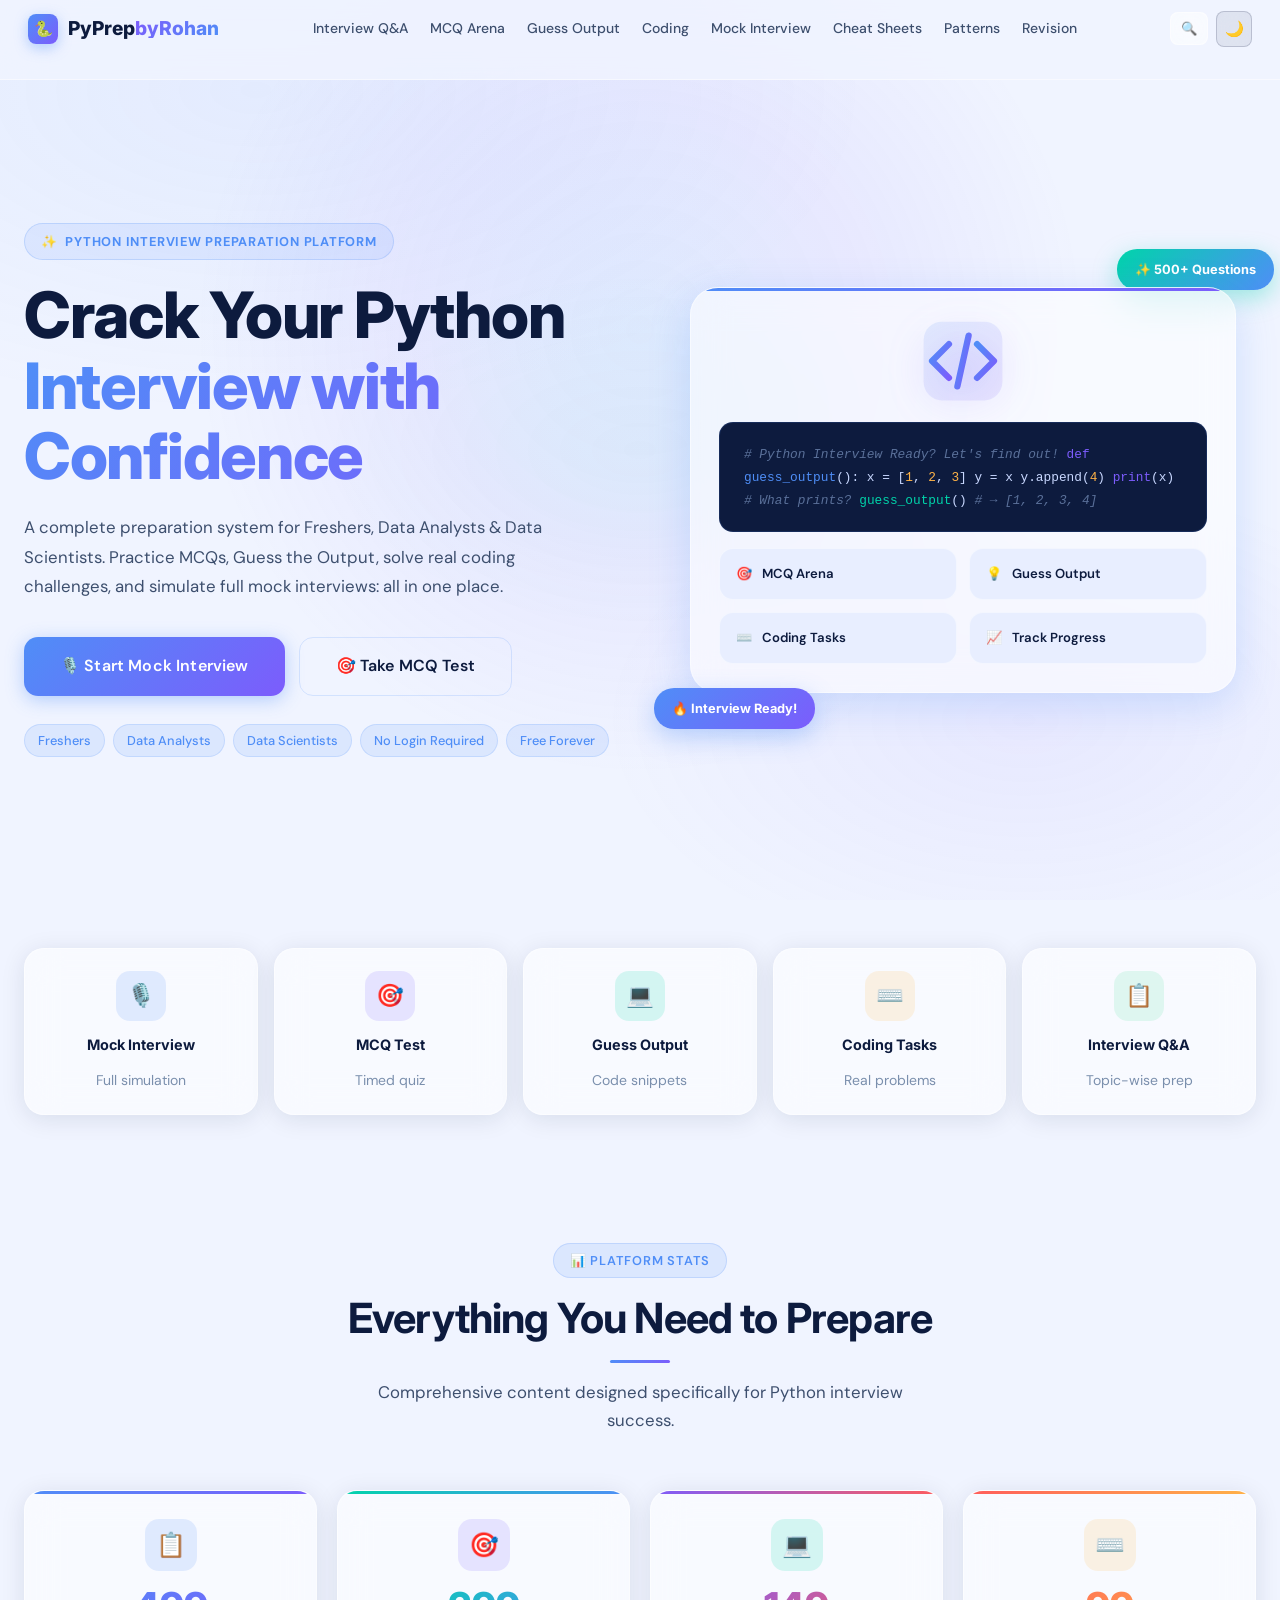
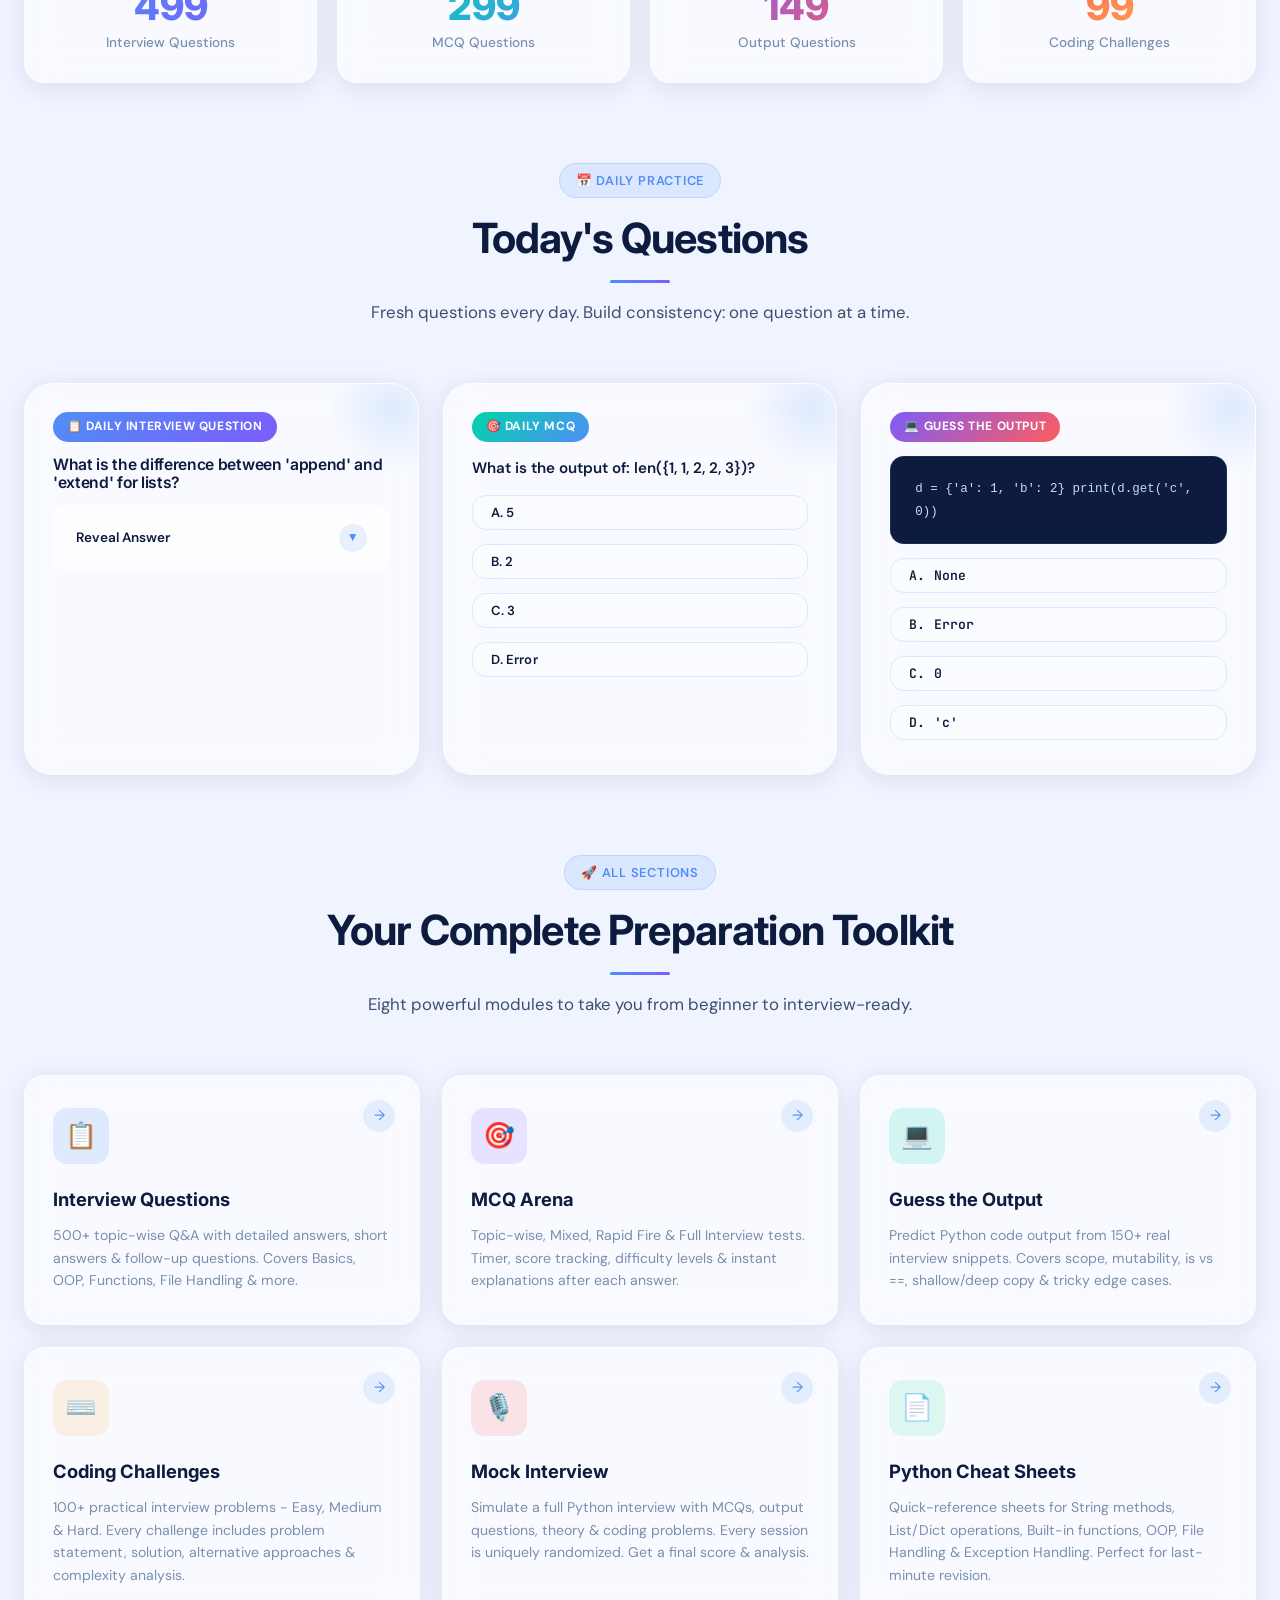
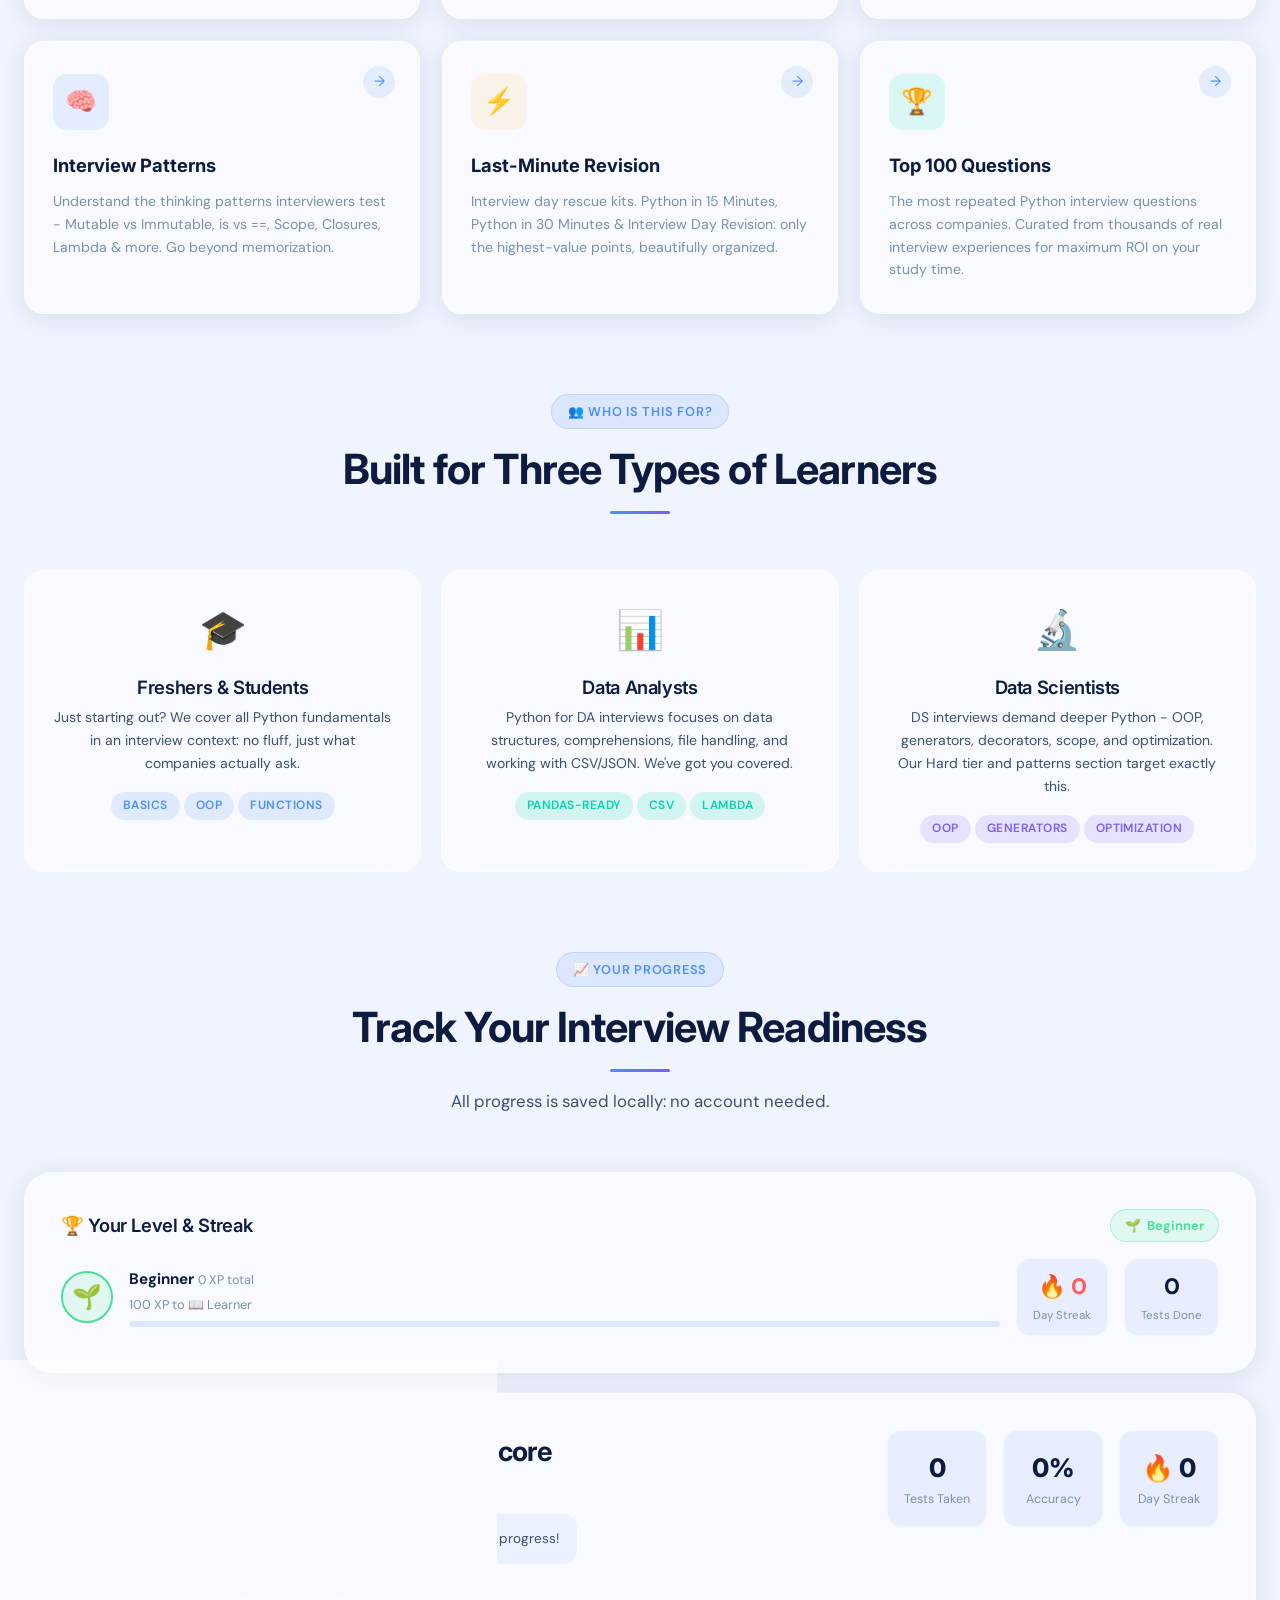
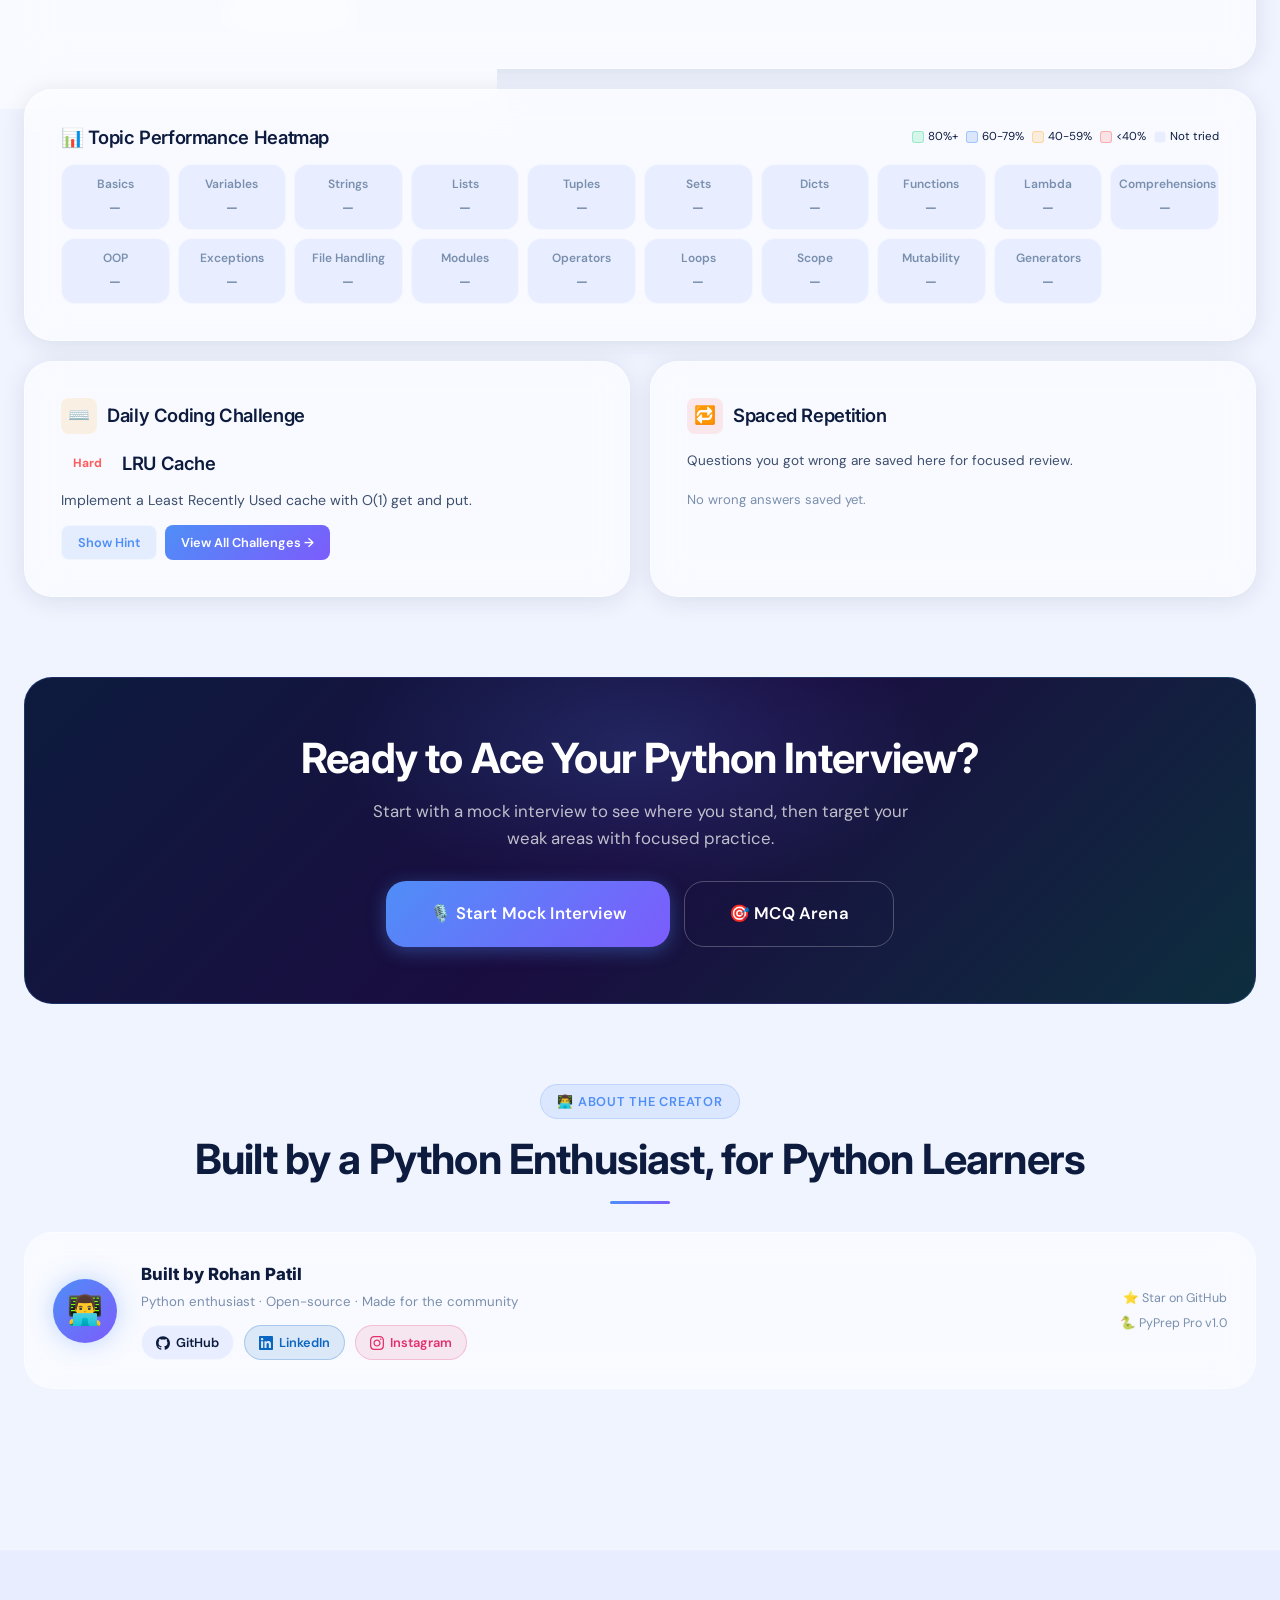
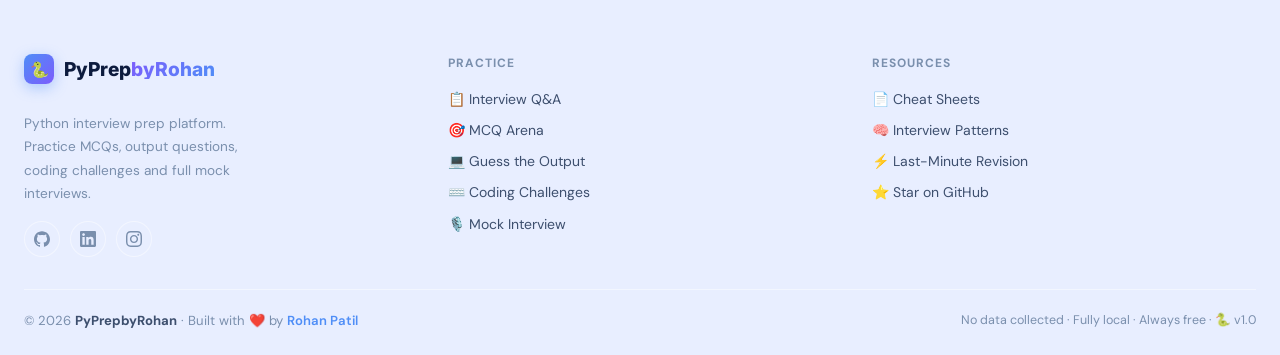
<file: index.html>
<!DOCTYPE html>
<html lang="en" data-theme="light">
<head>
  <meta charset="UTF-8" />
  <meta name="viewport" content="width=device-width, initial-scale=1.0" />
  <meta name="description" content="PyPrepbyRohan - Python Interview Preparation Platform for Freshers, Data Analysts and Data Scientists. MCQs, Output Questions, Coding Challenges, Mock Interviews." />
  <title>PyPrepbyRohan - Python Interview Preparation</title>

  <!-- Favicon -->
  <link rel="icon" href="data:image/svg+xml,%3Csvg xmlns='http://www.w3.org/2000/svg' viewBox='0 0 100 100'%3E%3Crect width='100' height='100' rx='22' fill='%237c5cfc'/%3E%3Cpath fill='white' fill-opacity='0.95' d='M50.5 18c-3.4 0-6.7.3-9.6.8-8.5 1.5-10 4.6-10 10.4v7.6h20v2.5H24c-5.8 0-10.9 3.5-12.5 10.2-1.8 7.6-1.9 12.3 0 20.2 1.4 6 4.7 10.2 10.5 10.2h6.8V69.2c0-6.6 5.7-12.4 12.6-12.4h19.8c5.5 0 10-4.6 10-10.1V29.2c0-5.4-4.6-9.4-10-10.4-3.5-.6-7.1-.9-10.7-.8zM40 24.3c2.1 0 3.8 1.7 3.8 3.8s-1.7 3.8-3.8 3.8-3.8-1.7-3.8-3.8 1.7-3.8 3.8-3.8z'/%3E%3Cpath fill='white' fill-opacity='0.95' d='M73 39.4v7.2c0 6.9-5.9 12.7-12.6 12.7H40.6c-5.4 0-10 4.6-10 10.1v19c0 5.4 4.7 8.6 10 10.1 6.4 1.8 12.4 2.2 19.8 0 5-1.4 10-4.4 10-10.1v-7.6H40.4v-2.5h29.7c5.8 0 8-4 10-10.1 2-6.3 2-12.3 0-20.2-1.4-5.7-4.2-9.9-10-9.9zM63 80.7c2.1 0 3.8 1.7 3.8 3.8s-1.7 3.8-3.8 3.8-3.8-1.7-3.8-3.8 1.7-3.8 3.8-3.8z'/%3E%3C/svg%3E" />

  <!-- Styles -->
  <link rel="stylesheet" href="css/style.css" />

  <style>
    /* ── Page-specific: Hero ─────────────────────────────── */
    .hero {
      min-height: 100vh;
      display: flex;
      align-items: center;
      padding-top: var(--nav-height);
      position: relative;
      overflow: hidden;
    }

    .hero::before {
      content: '';
      position: absolute;
      top: -120px; left: 50%;
      transform: translateX(-50%);
      width: 900px; height: 900px;
      background: radial-gradient(circle, rgba(79,142,247,0.10) 0%, rgba(124,92,252,0.07) 35%, transparent 70%);
      pointer-events: none;
    }

    .hero__grid {
      display: grid;
      grid-template-columns: 1fr 1fr;
      gap: 60px;
      align-items: center;
    }

    .hero__eyebrow {
      display: inline-flex;
      align-items: center;
      gap: 8px;
      padding: 7px 16px;
      border-radius: var(--radius-pill);
      background: rgba(79,142,247,0.10);
      border: 1px solid rgba(79,142,247,0.22);
      color: var(--brand-primary);
      font-size: 0.8rem;
      font-weight: 700;
      letter-spacing: 0.06em;
      text-transform: uppercase;
      margin-bottom: 20px;
      animation: fadeInUp 0.6s ease forwards;
    }

    .hero__title {
      font-size: clamp(2.4rem, 5.5vw, 4rem);
      font-weight: 800;
      line-height: 1.1;
      margin-bottom: 22px;
      animation: fadeInUp 0.6s 0.1s ease both;
    }

    .hero__title .line2 {
      display: block;
      background: var(--grad-primary);
      -webkit-background-clip: text;
      -webkit-text-fill-color: transparent;
      background-clip: text;
    }

    .hero__subtitle {
      font-size: 1.05rem;
      color: var(--text-secondary);
      line-height: 1.75;
      max-width: 520px;
      margin-bottom: 36px;
      animation: fadeInUp 0.6s 0.2s ease both;
    }

    .hero__cta {
      display: flex;
      gap: 14px;
      flex-wrap: wrap;
      animation: fadeInUp 0.6s 0.3s ease both;
    }

    .hero__tags {
      display: flex;
      gap: 8px;
      flex-wrap: wrap;
      margin-top: 28px;
      animation: fadeInUp 0.6s 0.4s ease both;
    }

    /* Hero visual panel */
    .hero__visual {
      position: relative;
      animation: fadeIn 0.8s 0.3s ease both;
    }

    .hero__card-main {
      padding: 28px;
      border-radius: var(--radius-xl);
      background: var(--bg-card);
      backdrop-filter: var(--blur-glass);
      -webkit-backdrop-filter: var(--blur-glass);
      border: 1px solid var(--border-glass);
      box-shadow: var(--shadow-hover);
      position: relative;
      overflow: hidden;
    }

    .hero__card-main::before {
      content: '';
      position: absolute;
      top: 0; left: 0; right: 0;
      height: 3px;
      background: var(--grad-primary);
    }

    .hero__mini-cards {
      display: grid;
      grid-template-columns: 1fr 1fr;
      gap: 12px;
      margin-top: 16px;
    }

    .hero__mini-card {
      padding: 14px 16px;
      border-radius: var(--radius-md);
      background: var(--bg-secondary);
      border: 1px solid var(--border-glass);
      display: flex;
      align-items: center;
      gap: 10px;
      font-size: 0.82rem;
      font-weight: 600;
      color: var(--text-primary);
    }

    .hero__floating-badge {
      position: absolute;
      top: -18px; right: -18px;
      padding: 10px 18px;
      border-radius: var(--radius-lg);
      background: var(--grad-accent);
      color: #fff;
      font-family: var(--font-display);
      font-size: 0.8rem;
      font-weight: 700;
      box-shadow: 0 8px 24px rgba(0,212,170,0.35);
      animation: float 3.5s ease-in-out infinite;
    }

    .hero__floating-badge2 {
      position: absolute;
      bottom: -16px; left: -16px;
      padding: 10px 18px;
      border-radius: var(--radius-lg);
      background: var(--grad-primary);
      color: #fff;
      font-family: var(--font-display);
      font-size: 0.8rem;
      font-weight: 700;
      box-shadow: 0 8px 24px rgba(79,142,247,0.35);
      animation: float 4s 1s ease-in-out infinite;
    }

    /* Python logo decoration */
    .hero__python-logo {
      width: 90px;
      height: 90px;
      display: block;
      margin: 0 auto 16px;
      animation: float 5s ease-in-out infinite;
      filter: drop-shadow(0 8px 20px rgba(124,92,252,0.35));
    }

    /* ── Quick Actions ────────────────────────────────────── */
    .quick-actions__grid {
      display: grid;
      grid-template-columns: repeat(5, 1fr);
      gap: 16px;
    }

    /* ── Stats ───────────────────────────────────────────── */
    .stats__grid {
      display: grid;
      grid-template-columns: repeat(4, 1fr);
      gap: 20px;
    }

    /* ── Daily Section ───────────────────────────────────── */
    .daily__grid {
      display: grid;
      grid-template-columns: repeat(3, 1fr);
      gap: 24px;
    }

    /* ── Features Grid ───────────────────────────────────── */
    .features__grid {
      display: grid;
      grid-template-columns: repeat(3, 1fr);
      gap: 22px;
    }

    /* ── Readiness Section ───────────────────────────────── */
    .readiness-card {
      padding: 36px;
      border-radius: var(--radius-xl);
      background: var(--bg-card);
      backdrop-filter: var(--blur-glass);
      -webkit-backdrop-filter: var(--blur-glass);
      border: 1px solid var(--border-glass);
      box-shadow: var(--shadow-card);
    }

    .readiness__circle {
      width: 140px; height: 140px;
      border-radius: 50%;
      background: conic-gradient(var(--brand-primary) 0deg, var(--brand-secondary) var(--score-deg, 0deg), rgba(79,142,247,0.12) var(--score-deg, 0deg) 360deg);
      display: flex; align-items: center; justify-content: center;
      position: relative;
      box-shadow: 0 0 30px rgba(79,142,247,0.20);
      flex-shrink: 0;
    }

    .readiness__circle::before {
      content: '';
      width: 106px; height: 106px;
      border-radius: 50%;
      background: var(--bg-primary);
      position: absolute;
    }

    .readiness__score {
      position: relative;
      z-index: 1;
      font-family: var(--font-display);
      font-size: 2rem;
      font-weight: 800;
      color: var(--text-primary);
    }

    /* ── Testimonial / For Who ───────────────────────────── */
    .for-who__grid {
      display: grid;
      grid-template-columns: repeat(3, 1fr);
      gap: 20px;
    }

    .for-who-card {
      padding: 28px;
      border-radius: var(--radius-lg);
      background: var(--bg-card);
      backdrop-filter: var(--blur-glass);
      -webkit-backdrop-filter: var(--blur-glass);
      border: 1px solid var(--border-glass);
      text-align: center;
      transition: all var(--transition);
    }
    .for-who-card:hover {
      transform: translateY(-5px);
      box-shadow: var(--shadow-hover);
      border-color: rgba(79,142,247,0.28);
    }
    .for-who-card__emoji { font-size: 2.4rem; margin-bottom: 14px; display: block; }
    .for-who-card h4 { margin-bottom: 8px; }
    .for-who-card p  { font-size: 0.875rem; }

    /* ── Banner CTA ──────────────────────────────────────── */
    .cta-banner {
      padding: 56px 48px;
      border-radius: var(--radius-xl);
      background: var(--grad-hero);
      border: 1px solid rgba(79,142,247,0.20);
      position: relative;
      overflow: hidden;
      text-align: center;
    }
    .cta-banner::before {
      content: '';
      position: absolute;
      top: -80px; left: 50%;
      transform: translateX(-50%);
      width: 600px; height: 300px;
      background: radial-gradient(ellipse, rgba(79,142,247,0.18) 0%, transparent 70%);
      pointer-events: none;
    }
    .cta-banner h2 { color: #fff; position: relative; z-index: 1; }
    .cta-banner p  { color: rgba(255,255,255,0.72); position: relative; z-index: 1; }
    .cta-banner__actions { display: flex; gap: 14px; justify-content: center; flex-wrap: wrap; position: relative; z-index: 1; margin-top: 28px; }

    /* ── Responsive overrides for homepage ──────────────── */
    @media (max-width: 1100px) {
      .quick-actions__grid { grid-template-columns: repeat(3, 1fr); }
      .stats__grid { grid-template-columns: repeat(2, 1fr); }
      .features__grid { grid-template-columns: repeat(2, 1fr); }
      .daily__grid { grid-template-columns: 1fr; }
      .for-who__grid { grid-template-columns: 1fr; }
    }

    @media (max-width: 900px) {
      .hero__grid { grid-template-columns: 1fr; }
      .hero__visual { display: none; }
      .hero { min-height: auto; padding-top: calc(var(--nav-height) + 48px); padding-bottom: 48px; }
    }

    @media (max-width: 640px) {
      .quick-actions__grid { grid-template-columns: repeat(2, 1fr); }
      .features__grid { grid-template-columns: 1fr; }
      .cta-banner { padding: 36px 24px; }
    }
  </style>
</head>

<body>

<!-- ── Navbar ──────────────────────────────────────────────── -->
<nav class="navbar" role="navigation" aria-label="Main navigation">
  <div class="container">
    <div class="navbar__inner">

      <a href="index.html" class="navbar__logo">
        <div class="navbar__logo-icon">🐍</div>
        <span class="navbar__logo-text"><span class="logo-main">PyPrep</span><span class="logo-by">byRohan</span></span>
      </a>

      <nav class="navbar__nav">
        <a href="questions.html"  class="navbar__link">Interview Q&A</a>
        <a href="mcq.html"        class="navbar__link">MCQ Arena</a>
        <a href="output.html"     class="navbar__link">Guess Output</a>
        <a href="coding.html"     class="navbar__link">Coding</a>
        <a href="mock.html"       class="navbar__link">Mock Interview</a>
        <a href="cheatsheet.html" class="navbar__link">Cheat Sheets</a>
        <a href="patterns.html"   class="navbar__link">Patterns</a>
        <a href="revision.html"   class="navbar__link">Revision</a>
      </nav>

      <div class="navbar__actions">
                <button class="global-search-btn" title="Search (Ctrl+K)">🔍 <span>Search</span> <kbd>Ctrl K</kbd></button>
        <button class="theme-toggle" title="Toggle Theme" aria-label="Toggle light/dark mode">🌙</button>
        <button class="hamburger" aria-label="Toggle mobile menu" aria-expanded="false">
          <span></span><span></span><span></span>
        </button>
      </div>

    </div>
  </div>
</nav>

<!-- Mobile Nav -->
<div class="mobile-nav" role="navigation" aria-label="Mobile navigation">
  <a href="questions.html"  class="navbar__link">📋 Interview Q&A</a>
  <a href="mcq.html"        class="navbar__link">🎯 MCQ Arena</a>
  <a href="output.html"     class="navbar__link">💻 Guess Output</a>
  <a href="coding.html"     class="navbar__link">⌨️ Coding Challenges</a>
  <a href="mock.html"       class="navbar__link">🎙️ Mock Interview</a>
  <a href="cheatsheet.html" class="navbar__link">📄 Cheat Sheets</a>
  <a href="patterns.html"   class="navbar__link">🧠 Interview Patterns</a>
  <a href="revision.html"   class="navbar__link">⚡ Last-Minute Revision</a>
</div>

<!-- ── Hero Section ────────────────────────────────────────── -->
<section class="hero" aria-label="Hero">
  <div class="container">
    <div class="hero__grid">

      <!-- Left: Copy -->
      <div class="hero__content">
        <div class="hero__eyebrow">
          ✨ &nbsp;Python Interview Preparation Platform
        </div>

        <h1 class="hero__title">
          Crack Your Python
          <span class="line2">Interview with Confidence</span>
        </h1>

        <p class="hero__subtitle">
          A complete preparation system for Freshers, Data Analysts &amp; Data Scientists.
          Practice MCQs, Guess the Output, solve real coding challenges, and simulate full mock interviews: all in one place.
        </p>

        <div class="hero__cta">
          <a href="mock.html" class="btn btn--primary btn--lg">
            🎙️ Start Mock Interview
          </a>
          <a href="mcq.html" class="btn btn--outline btn--lg">
            🎯 Take MCQ Test
          </a>
        </div>

        <div class="hero__tags">
          <span class="tag">Freshers</span>
          <span class="tag">Data Analysts</span>
          <span class="tag">Data Scientists</span>
          <span class="tag">No Login Required</span>
          <span class="tag">Free Forever</span>
        </div>
      </div>

      <!-- Right: Visual -->
      <div class="hero__visual">
        <div style="position:relative; padding: 20px;">
          <div class="hero__floating-badge">✨ 500+ Questions</div>

          <div class="hero__card-main">
            <svg class="hero__python-logo" viewBox="0 0 128 128" xmlns="http://www.w3.org/2000/svg" aria-hidden="true">
              <defs>
                <linearGradient id="pyTop" x1="0%" y1="0%" x2="100%" y2="100%">
                  <stop offset="0%" stop-color="#4f8ef7"/>
                  <stop offset="100%" stop-color="#7c5cfc"/>
                </linearGradient>
              </defs>
              <rect x="8" y="8" width="112" height="112" rx="26" fill="url(#pyTop)" opacity="0.12"/>
              <path d="M44 40 L20 64 L44 88" fill="none" stroke="url(#pyTop)" stroke-width="9" stroke-linecap="round" stroke-linejoin="round"/>
              <path d="M84 40 L108 64 L84 88" fill="none" stroke="url(#pyTop)" stroke-width="9" stroke-linecap="round" stroke-linejoin="round"/>
              <path d="M72 28 L56 100" fill="none" stroke="url(#pyTop)" stroke-width="9" stroke-linecap="round"/>
            </svg>

            <div class="code-block" style="font-size:0.8rem;">
<code><span class="cm"># Python Interview Ready? Let's find out!</span>
<span class="kw">def</span> <span class="fn">guess_output</span>():
    x = [<span class="num">1</span>, <span class="num">2</span>, <span class="num">3</span>]
    y = x
    y.append(<span class="num">4</span>)
    <span class="kw">print</span>(x)   <span class="cm"># What prints?</span>

<span class="bi">guess_output</span>()  <span class="cm"># → [1, 2, 3, 4]</span></code>
            </div>

            <div class="hero__mini-cards">
              <div class="hero__mini-card">
                <span>🎯</span> MCQ Arena
              </div>
              <div class="hero__mini-card">
                <span>💡</span> Guess Output
              </div>
              <div class="hero__mini-card">
                <span>⌨️</span> Coding Tasks
              </div>
              <div class="hero__mini-card">
                <span>📈</span> Track Progress
              </div>
            </div>
          </div>

          <div class="hero__floating-badge2">🔥 Interview Ready!</div>
        </div>
      </div>

    </div>
  </div>
</section>

<!-- ── Quick Actions ────────────────────────────────────────── -->
<section class="section--sm" aria-label="Quick actions">
  <div class="container">
    <div class="quick-actions__grid">

      <a href="mock.html" class="quick-card reveal">
        <div class="quick-card__icon" style="background:rgba(79,142,247,0.15);">🎙️</div>
        <span class="quick-card__title">Mock Interview</span>
        <span class="text-muted">Full simulation</span>
      </a>

      <a href="mcq.html" class="quick-card reveal anim-delay-1">
        <div class="quick-card__icon" style="background:rgba(124,92,252,0.15);">🎯</div>
        <span class="quick-card__title">MCQ Test</span>
        <span class="text-muted">Timed quiz</span>
      </a>

      <a href="output.html" class="quick-card reveal anim-delay-2">
        <div class="quick-card__icon" style="background:rgba(0,212,170,0.15);">💻</div>
        <span class="quick-card__title">Guess Output</span>
        <span class="text-muted">Code snippets</span>
      </a>

      <a href="coding.html" class="quick-card reveal anim-delay-3">
        <div class="quick-card__icon" style="background:rgba(255,179,71,0.15);">⌨️</div>
        <span class="quick-card__title">Coding Tasks</span>
        <span class="text-muted">Real problems</span>
      </a>

      <a href="questions.html" class="quick-card reveal anim-delay-4">
        <div class="quick-card__icon" style="background:rgba(76,222,154,0.15);">📋</div>
        <span class="quick-card__title">Interview Q&A</span>
        <span class="text-muted">Topic-wise prep</span>
      </a>

    </div>
  </div>
</section>

<!-- ── Stats Section ────────────────────────────────────────── -->
<section class="section" aria-label="Platform statistics">
  <div class="container">
    <div class="section-header reveal">
      <div class="section-header__eyebrow">📊 Platform Stats</div>
      <h2>Everything You Need to Prepare</h2>
      <div class="divider"></div>
      <p>Comprehensive content designed specifically for Python interview success.</p>
    </div>

    <div class="stats__grid">

      <div class="stat-card reveal">
        <div class="stat-card__icon" style="background:rgba(79,142,247,0.15);">📋</div>
        <div class="stat-card__number text-gradient" data-count="500" data-suffix="+">0</div>
        <div class="stat-card__label">Interview Questions</div>
      </div>

      <div class="stat-card reveal anim-delay-1">
        <div class="stat-card__icon" style="background:rgba(124,92,252,0.15);">🎯</div>
        <div class="stat-card__number" style="background:var(--grad-accent);-webkit-background-clip:text;-webkit-text-fill-color:transparent;background-clip:text;" data-count="300" data-suffix="+">0</div>
        <div class="stat-card__label">MCQ Questions</div>
      </div>

      <div class="stat-card reveal anim-delay-2">
        <div class="stat-card__icon" style="background:rgba(0,212,170,0.15);">💻</div>
        <div class="stat-card__number" style="background:linear-gradient(135deg,#7c5cfc,#ff5c5c);-webkit-background-clip:text;-webkit-text-fill-color:transparent;background-clip:text;" data-count="150" data-suffix="+">0</div>
        <div class="stat-card__label">Output Questions</div>
      </div>

      <div class="stat-card reveal anim-delay-3">
        <div class="stat-card__icon" style="background:rgba(255,179,71,0.15);">⌨️</div>
        <div class="stat-card__number" style="background:var(--grad-warm);-webkit-background-clip:text;-webkit-text-fill-color:transparent;background-clip:text;" data-count="100" data-suffix="+">0</div>
        <div class="stat-card__label">Coding Challenges</div>
      </div>

    </div>
  </div>
</section>

<!-- ── Daily Section ────────────────────────────────────────── -->
<section class="section" style="padding-top:0;" aria-label="Daily practice">
  <div class="container">
    <div class="section-header reveal">
      <div class="section-header__eyebrow">📅 Daily Practice</div>
      <h2>Today's Questions</h2>
      <div class="divider"></div>
      <p>Fresh questions every day. Build consistency: one question at a time.</p>
    </div>

    <div class="daily__grid">

      <!-- Daily Interview Question -->
      <div class="daily-widget reveal">
        <div class="daily-widget__badge">📋 Daily Interview Question</div>
        <h4 id="diq-question" style="margin-bottom:12px;font-size:0.98rem;">Loading...</h4>
        <div id="diq-answer" class="accordion__item" style="margin-top:12px;">
          <div class="accordion__header">
            <span class="accordion__question" style="font-size:0.85rem;">Reveal Answer</span>
            <span class="accordion__chevron">▼</span>
          </div>
          <div class="accordion__body">
            <div class="accordion__content" id="diq-answer-text">Loading...</div>
          </div>
        </div>
      </div>

      <!-- Daily MCQ -->
      <div class="daily-widget reveal anim-delay-1">
        <div class="daily-widget__badge" style="background:var(--grad-accent);">🎯 Daily MCQ</div>
        <p id="dmcq-question" style="font-size:0.95rem;font-weight:600;color:var(--text-primary);margin-bottom:14px;">Loading...</p>
        <div id="dmcq-options" class="flex-col gap-1"></div>
        <div id="dmcq-result" style="display:none;margin-top:14px;"></div>
      </div>

      <!-- Daily Output Question -->
      <div class="daily-widget reveal anim-delay-2">
        <div class="daily-widget__badge" style="background:linear-gradient(135deg,#7c5cfc,#ff5c5c);">💻 Guess the Output</div>
        <div id="dout-code" class="code-block" style="font-size:0.78rem;margin-bottom:14px;">Loading...</div>
        <div id="dout-options" class="flex-col gap-1"></div>
        <div id="dout-result" style="display:none;margin-top:14px;"></div>
      </div>

    </div>
  </div>
</section>

<!-- ── Features Grid ────────────────────────────────────────── -->
<section class="section" style="padding-top:0;" aria-label="Platform features">
  <div class="container">
    <div class="section-header reveal">
      <div class="section-header__eyebrow">🚀 All Sections</div>
      <h2>Your Complete Preparation Toolkit</h2>
      <div class="divider"></div>
      <p>Eight powerful modules to take you from beginner to interview-ready.</p>
    </div>

    <div class="features__grid">

      <a href="questions.html" class="feature-card reveal">
        <div class="feature-card__icon" style="background:rgba(79,142,247,0.15);">📋</div>
        <div class="feature-card__arrow">→</div>
        <div class="feature-card__title">Interview Questions</div>
        <div class="feature-card__desc">500+ topic-wise Q&amp;A with detailed answers, short answers &amp; follow-up questions. Covers Basics, OOP, Functions, File Handling &amp; more.</div>
      </a>

      <a href="mcq.html" class="feature-card reveal anim-delay-1">
        <div class="feature-card__icon" style="background:rgba(124,92,252,0.15);">🎯</div>
        <div class="feature-card__arrow">→</div>
        <div class="feature-card__title">MCQ Arena</div>
        <div class="feature-card__desc">Topic-wise, Mixed, Rapid Fire &amp; Full Interview tests. Timer, score tracking, difficulty levels &amp; instant explanations after each answer.</div>
      </a>

      <a href="output.html" class="feature-card reveal anim-delay-2">
        <div class="feature-card__icon" style="background:rgba(0,212,170,0.15);">💻</div>
        <div class="feature-card__arrow">→</div>
        <div class="feature-card__title">Guess the Output</div>
        <div class="feature-card__desc">Predict Python code output from 150+ real interview snippets. Covers scope, mutability, is vs ==, shallow/deep copy &amp; tricky edge cases.</div>
      </a>

      <a href="coding.html" class="feature-card reveal anim-delay-3">
        <div class="feature-card__icon" style="background:rgba(255,179,71,0.15);">⌨️</div>
        <div class="feature-card__arrow">→</div>
        <div class="feature-card__title">Coding Challenges</div>
        <div class="feature-card__desc">100+ practical interview problems - Easy, Medium &amp; Hard. Every challenge includes problem statement, solution, alternative approaches &amp; complexity analysis.</div>
      </a>

      <a href="mock.html" class="feature-card reveal anim-delay-4">
        <div class="feature-card__icon" style="background:rgba(255,92,92,0.15);">🎙️</div>
        <div class="feature-card__arrow">→</div>
        <div class="feature-card__title">Mock Interview</div>
        <div class="feature-card__desc">Simulate a full Python interview with MCQs, output questions, theory &amp; coding problems. Every session is uniquely randomized. Get a final score &amp; analysis.</div>
      </a>

      <a href="cheatsheet.html" class="feature-card reveal anim-delay-5">
        <div class="feature-card__icon" style="background:rgba(76,222,154,0.15);">📄</div>
        <div class="feature-card__arrow">→</div>
        <div class="feature-card__title">Python Cheat Sheets</div>
        <div class="feature-card__desc">Quick-reference sheets for String methods, List/Dict operations, Built-in functions, OOP, File Handling &amp; Exception Handling. Perfect for last-minute revision.</div>
      </a>

      <a href="patterns.html" class="feature-card reveal">
        <div class="feature-card__icon" style="background:rgba(79,142,247,0.12);">🧠</div>
        <div class="feature-card__arrow">→</div>
        <div class="feature-card__title">Interview Patterns</div>
        <div class="feature-card__desc">Understand the thinking patterns interviewers test - Mutable vs Immutable, is vs ==, Scope, Closures, Lambda &amp; more. Go beyond memorization.</div>
      </a>

      <a href="revision.html" class="feature-card reveal anim-delay-1">
        <div class="feature-card__icon" style="background:rgba(255,179,71,0.12);">⚡</div>
        <div class="feature-card__arrow">→</div>
        <div class="feature-card__title">Last-Minute Revision</div>
        <div class="feature-card__desc">Interview day rescue kits. Python in 15 Minutes, Python in 30 Minutes &amp; Interview Day Revision: only the highest-value points, beautifully organized.</div>
      </a>

      <a href="questions.html#top100" class="feature-card reveal anim-delay-2">
        <div class="feature-card__icon" style="background:rgba(0,212,170,0.12);">🏆</div>
        <div class="feature-card__arrow">→</div>
        <div class="feature-card__title">Top 100 Questions</div>
        <div class="feature-card__desc">The most repeated Python interview questions across companies. Curated from thousands of real interview experiences for maximum ROI on your study time.</div>
      </a>

    </div>
  </div>
</section>

<!-- ── Who Is This For ──────────────────────────────────────── -->
<section class="section" style="padding-top:0;" aria-label="Target audience">
  <div class="container">
    <div class="section-header reveal">
      <div class="section-header__eyebrow">👥 Who Is This For?</div>
      <h2>Built for Three Types of Learners</h2>
      <div class="divider"></div>
    </div>

    <div class="for-who__grid">

      <div class="for-who-card reveal">
        <span class="for-who-card__emoji">🎓</span>
        <h4>Freshers &amp; Students</h4>
        <p>Just starting out? We cover all Python fundamentals in an interview context: no fluff, just what companies actually ask.</p>
        <div style="margin-top:16px;">
          <span class="badge badge--primary">Basics</span>
          <span class="badge badge--primary">OOP</span>
          <span class="badge badge--primary">Functions</span>
        </div>
      </div>

      <div class="for-who-card reveal anim-delay-1">
        <span class="for-who-card__emoji">📊</span>
        <h4>Data Analysts</h4>
        <p>Python for DA interviews focuses on data structures, comprehensions, file handling, and working with CSV/JSON. We've got you covered.</p>
        <div style="margin-top:16px;">
          <span class="badge badge--accent">Pandas-Ready</span>
          <span class="badge badge--accent">CSV</span>
          <span class="badge badge--accent">Lambda</span>
        </div>
      </div>

      <div class="for-who-card reveal anim-delay-2">
        <span class="for-who-card__emoji">🔬</span>
        <h4>Data Scientists</h4>
        <p>DS interviews demand deeper Python - OOP, generators, decorators, scope, and optimization. Our Hard tier and patterns section target exactly this.</p>
        <div style="margin-top:16px;">
          <span class="badge badge--purple">OOP</span>
          <span class="badge badge--purple">Generators</span>
          <span class="badge badge--purple">Optimization</span>
        </div>
      </div>

    </div>
  </div>
</section>

<!-- ── Progress / Readiness ─────────────────────────────────── -->
<section class="section" style="padding-top:0;" aria-label="Your progress">
  <div class="container">
    <div class="section-header reveal">
      <div class="section-header__eyebrow">📈 Your Progress</div>
      <h2>Track Your Interview Readiness</h2>
      <div class="divider"></div>
      <p>All progress is saved locally: no account needed.</p>
    </div>

    <!-- XP & Streak Widget -->
    <div class="readiness-card reveal" style="margin-bottom:20px;">
      <div style="display:flex;align-items:center;justify-content:space-between;margin-bottom:16px;flex-wrap:wrap;gap:10px;">
        <h4 style="margin:0;">🏆 Your Level & Streak</h4>
        <span class="xp-badge" style="padding:5px 14px;border-radius:var(--radius-pill);font-size:0.8rem;font-weight:700;border:1px solid;display:inline-flex;gap:6px;align-items:center;">🌱 Beginner</span>
      </div>
      <div id="xp-widget"></div>
    </div>

    <!-- Readiness Score + Stats -->
    <div class="readiness-card reveal" style="margin-bottom:20px;">
      <div class="flex-between" style="gap:32px;flex-wrap:wrap;align-items:flex-start;">
        <div style="display:flex;align-items:center;gap:28px;flex-wrap:wrap;">
          <div class="readiness__circle" id="readiness-circle">
            <span class="readiness__score" id="readiness-score">0%</span>
          </div>
          <div>
            <h3 style="margin-bottom:6px;">Interview Readiness Score</h3>
            <p style="font-size:0.9rem;margin-bottom:16px;">Complete tests to improve your score</p>
            <div id="readiness-msg" class="alert alert--info" style="font-size:0.85rem;">
              ℹ️ Take your first test to start tracking progress!
            </div>
          </div>
        </div>
        <div style="display:grid;grid-template-columns:repeat(3,1fr);gap:16px;min-width:320px;">
          <div style="text-align:center;padding:16px;border-radius:var(--radius-md);background:var(--bg-secondary);border:1px solid var(--border-glass);">
            <div style="font-family:var(--font-display);font-size:1.6rem;font-weight:800;" id="stat-tests">0</div>
            <div class="text-muted" style="font-size:0.78rem;">Tests Taken</div>
          </div>
          <div style="text-align:center;padding:16px;border-radius:var(--radius-md);background:var(--bg-secondary);border:1px solid var(--border-glass);">
            <div style="font-family:var(--font-display);font-size:1.6rem;font-weight:800;" id="stat-accuracy">0%</div>
            <div class="text-muted" style="font-size:0.78rem;">Accuracy</div>
          </div>
          <div style="text-align:center;padding:16px;border-radius:var(--radius-md);background:var(--bg-secondary);border:1px solid var(--border-glass);">
            <div style="font-family:var(--font-display);font-size:1.6rem;font-weight:800;" id="stat-streak">🔥 0</div>
            <div class="text-muted" style="font-size:0.78rem;">Day Streak</div>
          </div>
        </div>
      </div>

      <div id="weak-areas-section" style="margin-top:28px;display:none;">
        <h5 style="margin-bottom:14px;">⚠️ Weak Areas - Focus Here</h5>
        <div id="weak-areas-list" class="flex gap-1" style="flex-wrap:wrap;"></div>
      </div>
      <div style="margin-top:24px;display:flex;gap:12px;flex-wrap:wrap;">
        <a href="mcq.html" class="btn btn--primary btn--sm">Start Improving →</a>
        <button class="btn btn--outline btn--sm" id="reset-progress-btn">Reset Progress</button>
      </div>
    </div>

    <!-- Topic Heatmap -->
    <div class="readiness-card reveal" style="margin-bottom:20px;">
      <div id="topic-heatmap"></div>
    </div>

    <!-- Daily Challenge + Wrong Bank -->
    <div style="display:grid;grid-template-columns:repeat(auto-fit,minmax(280px,1fr));gap:20px;" class="reveal">
      <div class="readiness-card">
        <div style="display:flex;align-items:center;gap:10px;margin-bottom:16px;">
          <div style="width:36px;height:36px;border-radius:var(--radius-sm);background:rgba(255,179,71,0.15);display:flex;align-items:center;justify-content:center;font-size:1.1rem;">⌨️</div>
          <h4 style="margin:0;">Daily Coding Challenge</h4>
        </div>
        <div id="daily-challenge-widget"></div>
      </div>
      <div class="readiness-card">
        <div style="display:flex;align-items:center;gap:10px;margin-bottom:16px;">
          <div style="width:36px;height:36px;border-radius:var(--radius-sm);background:rgba(255,92,92,0.12);display:flex;align-items:center;justify-content:center;font-size:1.1rem;">🔁</div>
          <h4 style="margin:0;">Spaced Repetition</h4>
        </div>
        <p style="font-size:0.85rem;color:var(--text-secondary);margin-bottom:14px;">Questions you got wrong are saved here for focused review.</p>
        <div id="wrong-bank-badge"></div>
      </div>
    </div>

  </div>
</section>

<!-- ── CTA Banner ────────────────────────────────────────────── -->
<section class="section" style="padding-top:0;" aria-label="Call to action">
  <div class="container">
    <div class="cta-banner reveal">
      <h2 style="margin-bottom:14px;">Ready to Ace Your Python Interview?</h2>
      <p style="font-size:1.05rem;max-width:560px;margin:0 auto;">
        Start with a mock interview to see where you stand, then target your weak areas with focused practice.
      </p>
      <div class="cta-banner__actions">
        <a href="mock.html"      class="btn btn--primary btn--xl">🎙️ Start Mock Interview</a>
        <a href="mcq.html"       class="btn btn--outline btn--xl" style="border-color:rgba(255,255,255,0.25);color:#fff;">🎯 MCQ Arena</a>
      </div>
    </div>
  </div>
</section>


<!-- ── Creator Branding ──────────────────────────────────────── -->
<section class="section" style="padding-top:0;" aria-label="About creator">
  <div class="container">
    <div class="section-header reveal" style="margin-bottom:28px;">
      <div class="section-header__eyebrow">👨‍💻 About the Creator</div>
      <h2>Built by a Python Enthusiast, for Python Learners</h2>
      <div class="divider"></div>
    </div>
    <div id="branding-panel-slot" class="reveal"></div>
  </div>
</section>

<!-- ── Footer ────────────────────────────────────────────────── -->
<footer class="footer" aria-label="Footer">
  <div class="container">
    <div style="display:grid;grid-template-columns:1fr 1fr 1fr;gap:40px;padding:48px 0 32px;border-bottom:1px solid var(--border-glass);">

      <!-- Brand col -->
      <div>
        <a href="index.html" class="navbar__logo" style="text-decoration:none;margin-bottom:16px;display:inline-flex;">
          <div class="navbar__logo-icon">🐍</div>
          <span class="navbar__logo-text"><span class="logo-main">PyPrep</span><span class="logo-by">byRohan</span></span>
        </a>
        <p style="font-size:0.85rem;color:var(--text-muted);line-height:1.7;margin-top:12px;max-width:220px;">Python interview prep platform. Practice MCQs, output questions, coding challenges and full mock interviews.</p>
        <div style="display:flex;gap:10px;margin-top:16px;">
          <a href="https://github.com/RohanPatil01" target="_blank" rel="noopener" title="GitHub" class="footer-social footer-social--github">
            <svg width="16" height="16" viewBox="0 0 24 24" fill="currentColor"><path d="M12 .297c-6.63 0-12 5.373-12 12 0 5.303 3.438 9.8 8.205 11.385.6.113.82-.258.82-.577 0-.285-.01-1.04-.015-2.04-3.338.724-4.042-1.61-4.042-1.61C4.422 18.07 3.633 17.7 3.633 17.7c-1.087-.744.084-.729.084-.729 1.205.084 1.838 1.236 1.838 1.236 1.07 1.835 2.809 1.305 3.495.998.108-.776.417-1.305.76-1.605-2.665-.3-5.466-1.332-5.466-5.93 0-1.31.465-2.38 1.235-3.22-.135-.303-.54-1.523.105-3.176 0 0 1.005-.322 3.3 1.23.96-.267 1.98-.399 3-.405 1.02.006 2.04.138 3 .405 2.28-1.552 3.285-1.23 3.285-1.23.645 1.653.24 2.873.12 3.176.765.84 1.23 1.91 1.23 3.22 0 4.61-2.805 5.625-5.475 5.92.42.36.81 1.096.81 2.22 0 1.606-.015 2.896-.015 3.286 0 .315.21.69.825.57C20.565 22.092 24 17.592 24 12.297c0-6.627-5.373-12-12-12"/></svg>
          </a>
          <a href="https://www.linkedin.com/in/rohanpatil01/" target="_blank" rel="noopener" title="LinkedIn" class="footer-social footer-social--linkedin">
            <svg width="16" height="16" viewBox="0 0 24 24" fill="currentColor"><path d="M20.447 20.452h-3.554v-5.569c0-1.328-.027-3.037-1.852-3.037-1.853 0-2.136 1.445-2.136 2.939v5.667H9.351V9h3.414v1.561h.046c.477-.9 1.637-1.85 3.37-1.85 3.601 0 4.267 2.37 4.267 5.455v6.286zM5.337 7.433c-1.144 0-2.063-.926-2.063-2.065 0-1.138.92-2.063 2.063-2.063 1.14 0 2.064.925 2.064 2.063 0 1.139-.925 2.065-2.064 2.065zm1.782 13.019H3.555V9h3.564v11.452zM22.225 0H1.771C.792 0 0 .774 0 1.729v20.542C0 23.227.792 24 1.771 24h20.451C23.2 24 24 23.227 24 22.271V1.729C24 .774 23.2 0 22.222 0h.003z"/></svg>
          </a>
          <a href="https://www.instagram.com/rohanjpatil01" target="_blank" rel="noopener" title="Instagram" class="footer-social footer-social--instagram">
            <svg width="16" height="16" viewBox="0 0 24 24" fill="currentColor"><path d="M12 2.163c3.204 0 3.584.012 4.85.07 3.252.148 4.771 1.691 4.919 4.919.058 1.265.069 1.645.069 4.849 0 3.205-.012 3.584-.069 4.849-.149 3.225-1.664 4.771-4.919 4.919-1.266.058-1.644.07-4.85.07-3.204 0-3.584-.012-4.849-.07-3.26-.149-4.771-1.699-4.919-4.92-.058-1.265-.07-1.644-.07-4.849 0-3.204.013-3.583.07-4.849.149-3.227 1.664-4.771 4.919-4.919 1.266-.057 1.645-.069 4.849-.069zm0-2.163c-3.259 0-3.667.014-4.947.072-4.358.2-6.78 2.618-6.98 6.98-.059 1.281-.073 1.689-.073 4.948 0 3.259.014 3.668.072 4.948.2 4.358 2.618 6.78 6.98 6.98 1.281.058 1.689.072 4.948.072 3.259 0 3.668-.014 4.948-.072 4.354-.2 6.782-2.618 6.979-6.98.059-1.28.073-1.689.073-4.948 0-3.259-.014-3.667-.072-4.947-.196-4.354-2.617-6.78-6.979-6.98-1.281-.059-1.69-.073-4.949-.073zm0 5.838c-3.403 0-6.162 2.759-6.162 6.162s2.759 6.163 6.162 6.163 6.162-2.759 6.162-6.163c0-3.403-2.759-6.162-6.162-6.162zm0 10.162c-2.209 0-4-1.79-4-4 0-2.209 1.791-4 4-4s4 1.791 4 4c0 2.21-1.791 4-4 4zm6.406-11.845c-.796 0-1.441.645-1.441 1.44s.645 1.44 1.441 1.44c.795 0 1.439-.645 1.439-1.44s-.644-1.44-1.439-1.44z"/></svg>
          </a>
        </div>
      </div>

      <!-- Practice col -->
      <div>
        <div style="font-size:0.75rem;font-weight:700;text-transform:uppercase;letter-spacing:0.08em;color:var(--text-muted);margin-bottom:14px;">Practice</div>
        <div style="display:flex;flex-direction:column;gap:8px;">
          <a href="questions.html" style="font-size:0.875rem;color:var(--text-secondary);text-decoration:none;transition:color 0.2s;" onmouseover="this.style.color='var(--brand-primary)'" onmouseout="this.style.color='var(--text-secondary)'">📋 Interview Q&amp;A</a>
          <a href="mcq.html"       style="font-size:0.875rem;color:var(--text-secondary);text-decoration:none;transition:color 0.2s;" onmouseover="this.style.color='var(--brand-primary)'" onmouseout="this.style.color='var(--text-secondary)'">🎯 MCQ Arena</a>
          <a href="output.html"    style="font-size:0.875rem;color:var(--text-secondary);text-decoration:none;transition:color 0.2s;" onmouseover="this.style.color='var(--brand-primary)'" onmouseout="this.style.color='var(--text-secondary)'">💻 Guess the Output</a>
          <a href="coding.html"    style="font-size:0.875rem;color:var(--text-secondary);text-decoration:none;transition:color 0.2s;" onmouseover="this.style.color='var(--brand-primary)'" onmouseout="this.style.color='var(--text-secondary)'">⌨️ Coding Challenges</a>
          <a href="mock.html"      style="font-size:0.875rem;color:var(--text-secondary);text-decoration:none;transition:color 0.2s;" onmouseover="this.style.color='var(--brand-primary)'" onmouseout="this.style.color='var(--text-secondary)'">🎙️ Mock Interview</a>
        </div>
      </div>

      <!-- Resources col -->
      <div>
        <div style="font-size:0.75rem;font-weight:700;text-transform:uppercase;letter-spacing:0.08em;color:var(--text-muted);margin-bottom:14px;">Resources</div>
        <div style="display:flex;flex-direction:column;gap:8px;">
          <a href="cheatsheet.html" style="font-size:0.875rem;color:var(--text-secondary);text-decoration:none;transition:color 0.2s;" onmouseover="this.style.color='var(--brand-primary)'" onmouseout="this.style.color='var(--text-secondary)'">📄 Cheat Sheets</a>
          <a href="patterns.html"   style="font-size:0.875rem;color:var(--text-secondary);text-decoration:none;transition:color 0.2s;" onmouseover="this.style.color='var(--brand-primary)'" onmouseout="this.style.color='var(--text-secondary)'">🧠 Interview Patterns</a>
          <a href="revision.html"   style="font-size:0.875rem;color:var(--text-secondary);text-decoration:none;transition:color 0.2s;" onmouseover="this.style.color='var(--brand-primary)'" onmouseout="this.style.color='var(--text-secondary)'">⚡ Last-Minute Revision</a>
          <a href="https://github.com/RohanPatil01" target="_blank" rel="noopener" style="font-size:0.875rem;color:var(--text-secondary);text-decoration:none;transition:color 0.2s;" onmouseover="this.style.color='var(--brand-primary)'" onmouseout="this.style.color='var(--text-secondary)'">⭐ Star on GitHub</a>
        </div>
      </div>

    </div>

    <!-- Bottom bar -->
    <div class="footer__bottom" style="padding-top:20px;border-top:none;">
      <p style="font-size:0.82rem;color:var(--text-muted);">© 2026 <strong style="color:var(--text-secondary);">PyPrepbyRohan</strong> · Built with ❤️ by <a href="https://github.com/RohanPatil01" target="_blank" rel="noopener" style="color:var(--brand-primary);font-weight:600;">Rohan Patil</a></p>
      <p style="font-size:0.78rem;color:var(--text-muted);">No data collected · Fully local · Always free · 🐍 v1.0</p>
    </div>
  </div>
</footer>

<!-- Scroll To Top -->
<button class="scroll-top" aria-label="Scroll to top">↑</button>

<!-- ── Scripts ────────────────────────────────────────────── -->
<script src="js/main.js"></script>
<script src="js/features.js"></script>
<script>
/* ── Inline Data for Daily Widgets ─────────────────────────── */
// (In production these will come from JSON files via fetch)
const DAILY_IQ = [
  { q: "What is the difference between a list and a tuple in Python?", a: "A list is mutable (can be changed after creation) while a tuple is immutable (cannot be changed). Lists use square brackets [] and tuples use parentheses (). Tuples are generally faster and used for fixed collections of data." },
  { q: "What does the 'self' keyword mean in Python classes?", a: "'self' refers to the current instance of the class. It allows methods to access and modify the object's attributes and call other methods. It must be the first parameter of every instance method." },
  { q: "Explain the difference between 'is' and '==' in Python.", a: "'==' compares values (are they equal?), while 'is' checks identity (are they the same object in memory?). Two variables can be == but not 'is', e.g., a=[1,2]; b=[1,2]; a==b is True but a is b is False." },
  { q: "What is a lambda function?", a: "A lambda is an anonymous, single-expression function defined with the lambda keyword. Syntax: lambda args: expression. Example: square = lambda x: x**2. Useful for short functions passed as arguments to map(), filter(), sorted() etc." },
  { q: "What is the difference between 'append' and 'extend' for lists?", a: "append() adds a single element to the end of a list. extend() iterates over an iterable and adds each element. e.g., lst.append([1,2]) adds the list as one element; lst.extend([1,2]) adds 1 and 2 separately." },
  { q: "What is a Python decorator?", a: "A decorator is a function that wraps another function to extend its behaviour without modifying it. Defined with @decorator_name. Commonly used for logging, timing, authentication, and caching." },
  { q: "Explain list comprehension with an example.", a: "A concise way to create lists. Syntax: [expression for item in iterable if condition]. Example: squares = [x**2 for x in range(10) if x % 2 == 0] creates a list of squares of even numbers 0-8." },
  { q: "What is exception handling in Python?", a: "Using try/except/else/finally blocks to gracefully handle runtime errors. try contains risky code, except catches specific exceptions, else runs if no error, finally always runs for cleanup (e.g., closing files)." }
];

const DAILY_MCQ = [
  { q: "What is the output of: print(type([]) == type(()))?", opts: ["True", "False", "Error", "None"], ans: 1, exp: "type([]) is <class 'list'> and type(()) is <class 'tuple'>, they are not equal, so False." },
  { q: "Which method removes and returns the last item from a list?", opts: ["remove()", "pop()", "delete()", "discard()"], ans: 1, exp: "pop() removes and returns the last item (or item at given index). remove() removes by value. discard() is for sets." },
  { q: "What does 'pass' do in Python?", opts: ["Exits the function", "Skips the loop iteration", "Does nothing: null operation", "Raises an exception"], ans: 2, exp: "'pass' is a null statement. It does nothing and is used as a placeholder where code is syntactically required." },
  { q: "What is the output of: len({1, 1, 2, 2, 3})?", opts: ["5", "2", "3", "Error"], ans: 2, exp: "Sets automatically remove duplicates. {1, 1, 2, 2, 3} becomes {1, 2, 3}, so len() is 3." },
  { q: "Which keyword is used to create a generator function?", opts: ["return", "yield", "generate", "async"], ans: 1, exp: "'yield' makes a function a generator. It pauses execution and returns a value, resuming from where it left off on the next call." },
  { q: "What is the correct way to open a file for reading in Python?", opts: ["open('f.txt', 'w')", "open('f.txt', 'r')", "open('f.txt', 'a')", "open('f.txt', 'x')"], ans: 1, exp: "'r' mode opens for reading. 'w' for writing (overwrites), 'a' for appending, 'x' for exclusive creation." },
  { q: "What is the output of: bool(0) or bool('')?", opts: ["True", "False", "None", "Error"], ans: 1, exp: "bool(0) is False and bool('') is False. False or False evaluates to False." }
];

const DAILY_OUT = [
  { code: "x = [1, 2, 3]\ny = x\ny.append(4)\nprint(x)", opts: ["[1, 2, 3]", "[1, 2, 3, 4]", "[4]", "Error"], ans: 1, exp: "y = x does NOT copy the list: both point to the same object. Appending to y also modifies x. This is a classic mutable reference question." },
  { code: "a = 5\nb = 5\nprint(a is b)", opts: ["True", "False", "None", "Error"], ans: 0, exp: "Python caches small integers (-5 to 256). Both a and b reference the same object, so 'is' returns True. This would be False for large integers." },
  { code: "d = {'a': 1, 'b': 2}\nprint(d.get('c', 0))", opts: ["None", "Error", "0", "'c'"], ans: 2, exp: "dict.get(key, default) returns the value for key if it exists, otherwise returns the default. 'c' is not in d, so 0 is returned." },
  { code: "print(2 ** 3 ** 2)", opts: ["64", "512", "72", "Error"], ans: 1, exp: "Exponentiation is right-associative: 3**2=9 first, then 2**9=512. This is a common operator precedence trap." },
  { code: "lst = [1,2,3]\nfor i in lst:\n    lst.append(i)\n    if len(lst) > 6:\n        break\nprint(lst)", opts: ["[1,2,3]", "[1,2,3,1,2,3,1]", "[1,2,3,1,2,3]", "Infinite loop"], ans: 1, exp: "We modify the list while iterating: each i is appended. After 3 appends (at len 6), the next append makes len 7 which is >6, so break triggers. Result has 7 elements." }
];

/* ── Daily Widgets Init ─────────────────────────────────────── */
document.addEventListener('DOMContentLoaded', () => {

  // Daily Interview Question
  const diq = window.PyPrep.getDailyItem(DAILY_IQ);
  if (diq) {
    document.getElementById('diq-question').textContent = diq.q;
    document.getElementById('diq-answer-text').textContent = diq.a;
    window.PyPrep && initAccordions(document.getElementById('diq-answer')?.parentElement);
  }

  // Daily MCQ
  const dmcq = window.PyPrep.getDailyItem(DAILY_MCQ);
  if (dmcq) {
    document.getElementById('dmcq-question').textContent = dmcq.q;
    const optsEl = document.getElementById('dmcq-options');
    dmcq.opts.forEach((opt, i) => {
      const btn = document.createElement('button');
      btn.className = 'btn btn--outline btn--sm btn--full';
      btn.style.cssText = 'justify-content:flex-start;margin-bottom:6px;';
      btn.textContent = `${String.fromCharCode(65+i)}. ${opt}`;
      btn.addEventListener('click', () => {
        document.querySelectorAll('#dmcq-options button').forEach(b => b.disabled = true);
        const res = document.getElementById('dmcq-result');
        res.style.display = 'block';
        if (i === dmcq.ans) {
          btn.style.background = 'var(--brand-success)'; btn.style.color='#fff';
          res.innerHTML = `<div class="alert alert--success">✅ Correct! ${dmcq.exp}</div>`;
        } else {
          btn.style.background = 'var(--brand-danger)'; btn.style.color='#fff';
          optsEl.children[dmcq.ans].style.background = 'var(--brand-success)';
          optsEl.children[dmcq.ans].style.color = '#fff';
          res.innerHTML = `<div class="alert alert--danger">❌ Incorrect. ${dmcq.exp}</div>`;
        }
      });
      optsEl.appendChild(btn);
    });
  }

  // Daily Output Question
  const dout = window.PyPrep.getDailyItem(DAILY_OUT);
  if (dout) {
    document.getElementById('dout-code').innerHTML = `<code>${window.PyPrep.escapeHTML(dout.code)}</code>`;
    const optsEl = document.getElementById('dout-options');
    dout.opts.forEach((opt, i) => {
      const btn = document.createElement('button');
      btn.className = 'btn btn--outline btn--sm btn--full';
      btn.style.cssText = 'justify-content:flex-start;margin-bottom:6px;font-family:var(--font-mono);';
      btn.textContent = `${String.fromCharCode(65+i)}. ${opt}`;
      btn.addEventListener('click', () => {
        document.querySelectorAll('#dout-options button').forEach(b => b.disabled = true);
        const res = document.getElementById('dout-result');
        res.style.display = 'block';
        if (i === dout.ans) {
          btn.style.background = 'var(--brand-success)'; btn.style.color='#fff';
          res.innerHTML = `<div class="alert alert--success">✅ Correct! ${dout.exp}</div>`;
        } else {
          btn.style.background = 'var(--brand-danger)'; btn.style.color='#fff';
          optsEl.children[dout.ans].style.background = 'var(--brand-success)';
          optsEl.children[dout.ans].style.color = '#fff';
          res.innerHTML = `<div class="alert alert--danger">❌ Incorrect. ${dout.exp}</div>`;
        }
      });
      optsEl.appendChild(btn);
    });
  }

  // Progress dashboard
  const prog = window.PyPrep.Progress;
  const d    = prog.get();
  document.getElementById('stat-tests').textContent    = d.testsAttempted;
  document.getElementById('stat-accuracy').textContent = prog.getAccuracy() + '%';
  document.getElementById('stat-streak').textContent   = '🔥 ' + (d.streak || 0);

  const rs = prog.getReadinessScore();
  document.getElementById('readiness-score').textContent = rs + '%';
  const circle = document.getElementById('readiness-circle');
  circle.style.setProperty('--score-deg', (rs / 100 * 360) + 'deg');

  if (d.testsAttempted > 0) {
    const msg = document.getElementById('readiness-msg');
    const level = rs >= 80 ? 'success' : rs >= 50 ? 'info' : 'warning';
    const label = rs >= 80 ? '🎉 Great job! You are interview-ready.' : rs >= 50 ? '👍 Good progress! Keep practicing.' : '💪 Keep going: consistent practice is key.';
    msg.className = `alert alert--${level}`;
    msg.textContent = label;

    // Weak areas
    const weak = prog.getWeakTopics();
    if (weak.length) {
      document.getElementById('weak-areas-section').style.display = 'block';
      const list = document.getElementById('weak-areas-list');
      weak.forEach(t => {
        const tag = document.createElement('span');
        tag.className = 'badge badge--danger';
        tag.textContent = `${t.topic} (${t.pct}%)`;
        list.appendChild(tag);
      });
    }
  }

  // Reset progress
  document.getElementById('reset-progress-btn')?.addEventListener('click', () => {
    if (confirm('Reset all your progress? This cannot be undone.')) {
      localStorage.removeItem('pyprep_progress');
      window.PyPrep.Toast.show('Progress reset.', 'info');
      location.reload();
    }
  });

  // Accordion for daily widget (re-init after dynamic content)
  initAccordions();
});

// initAccordions available globally from main.js
</script>
</body>
</html>
</file>
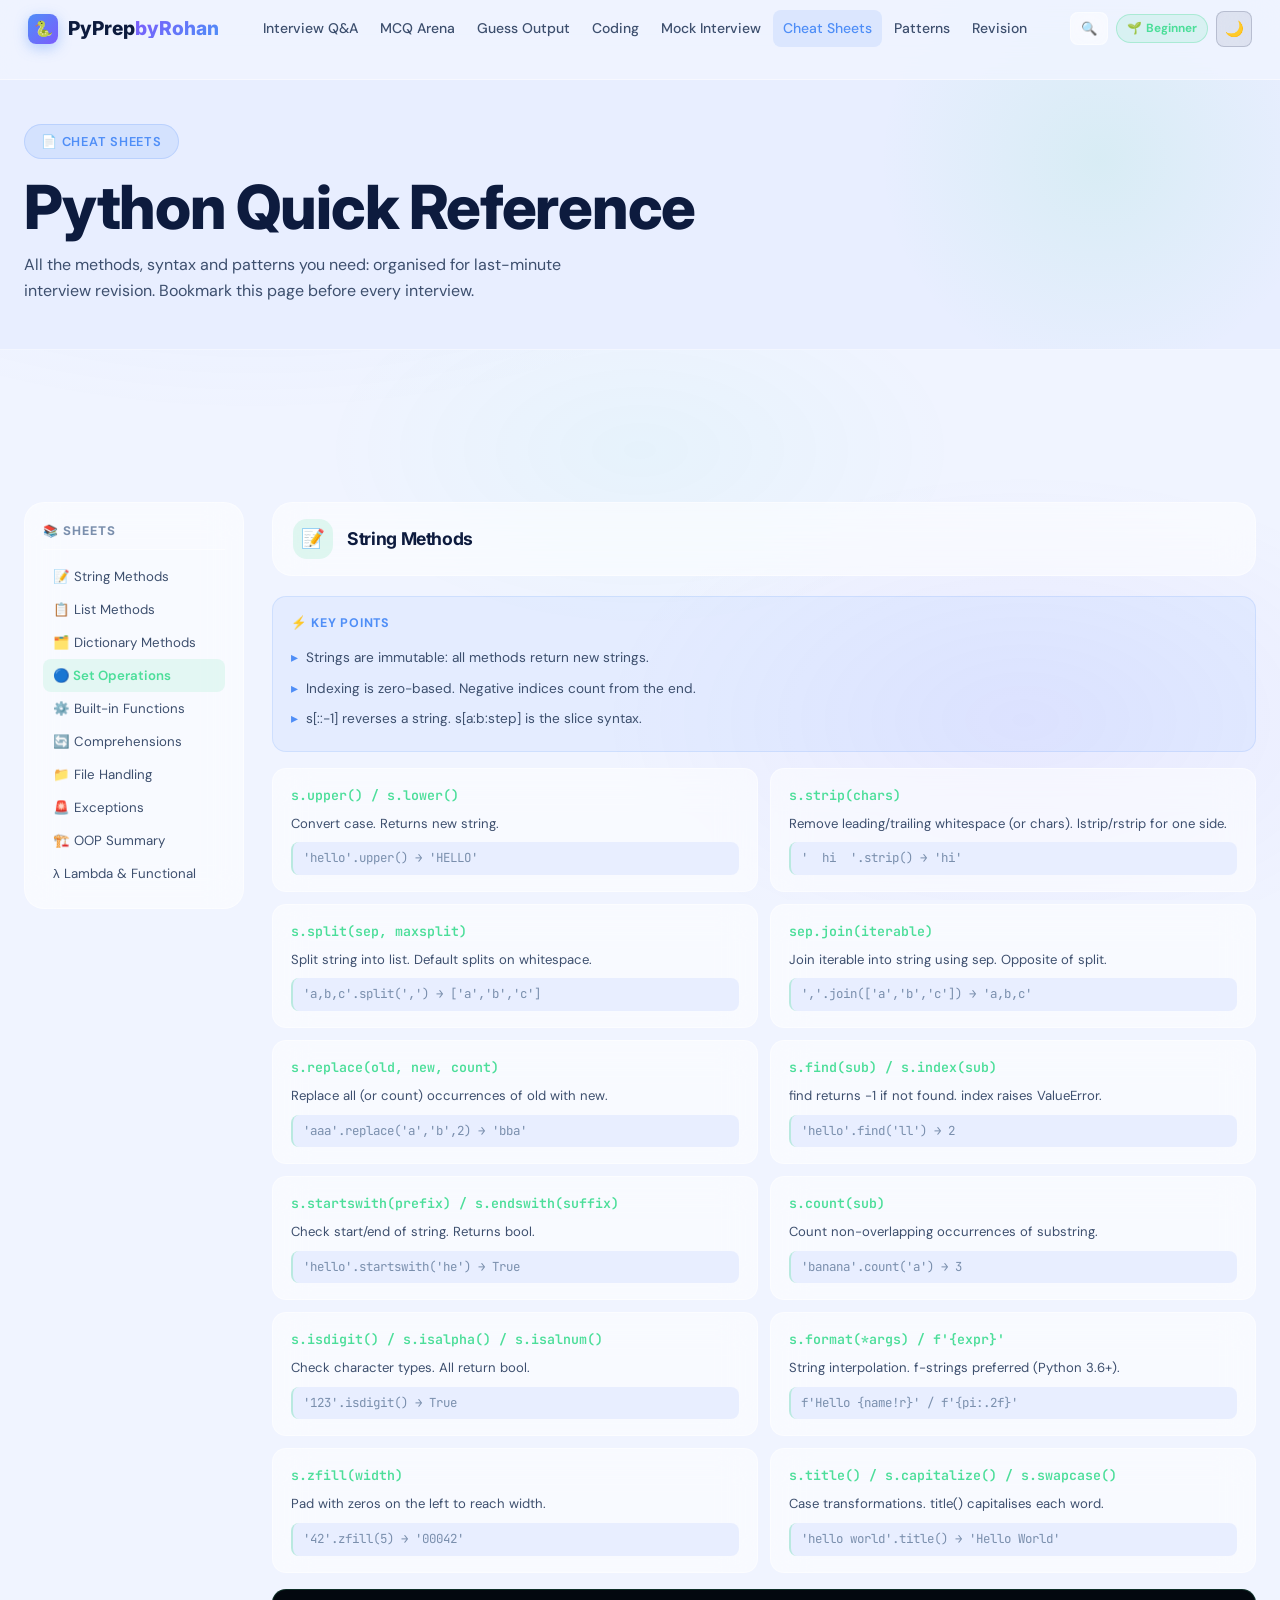
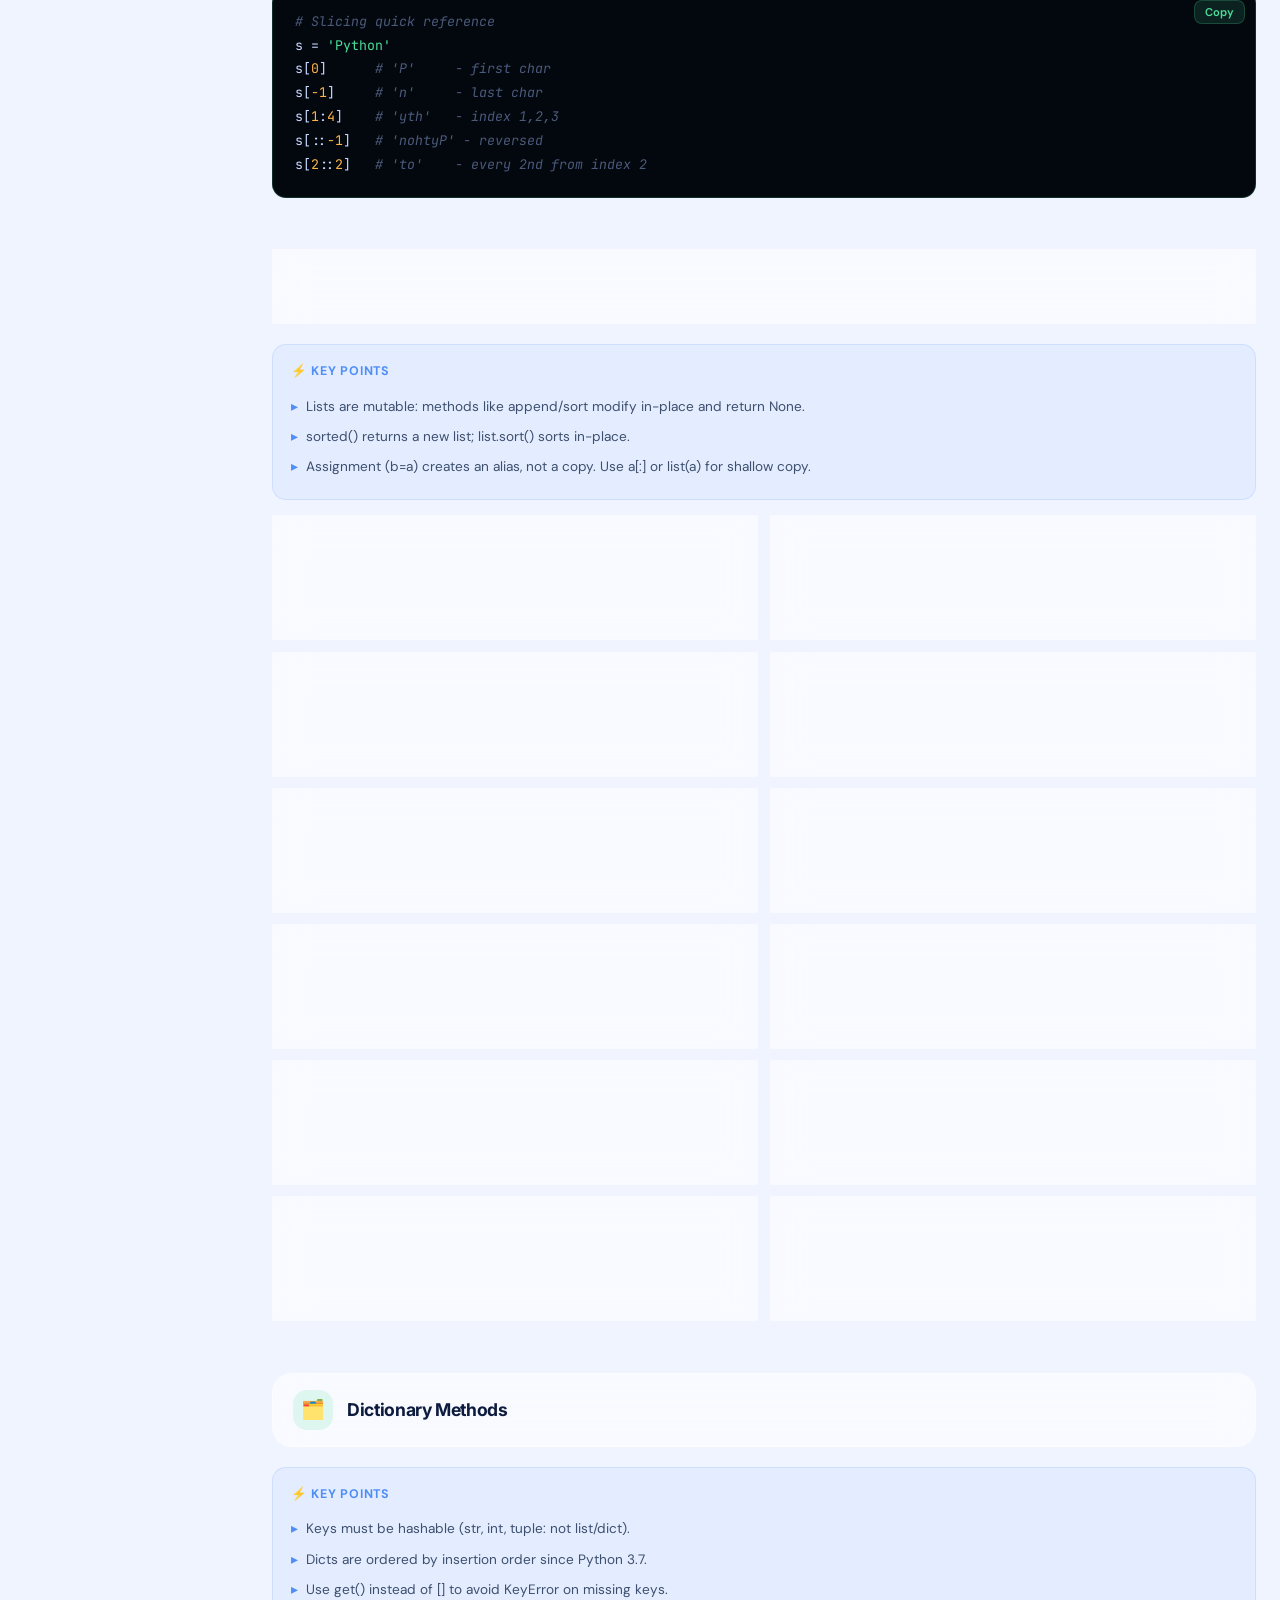
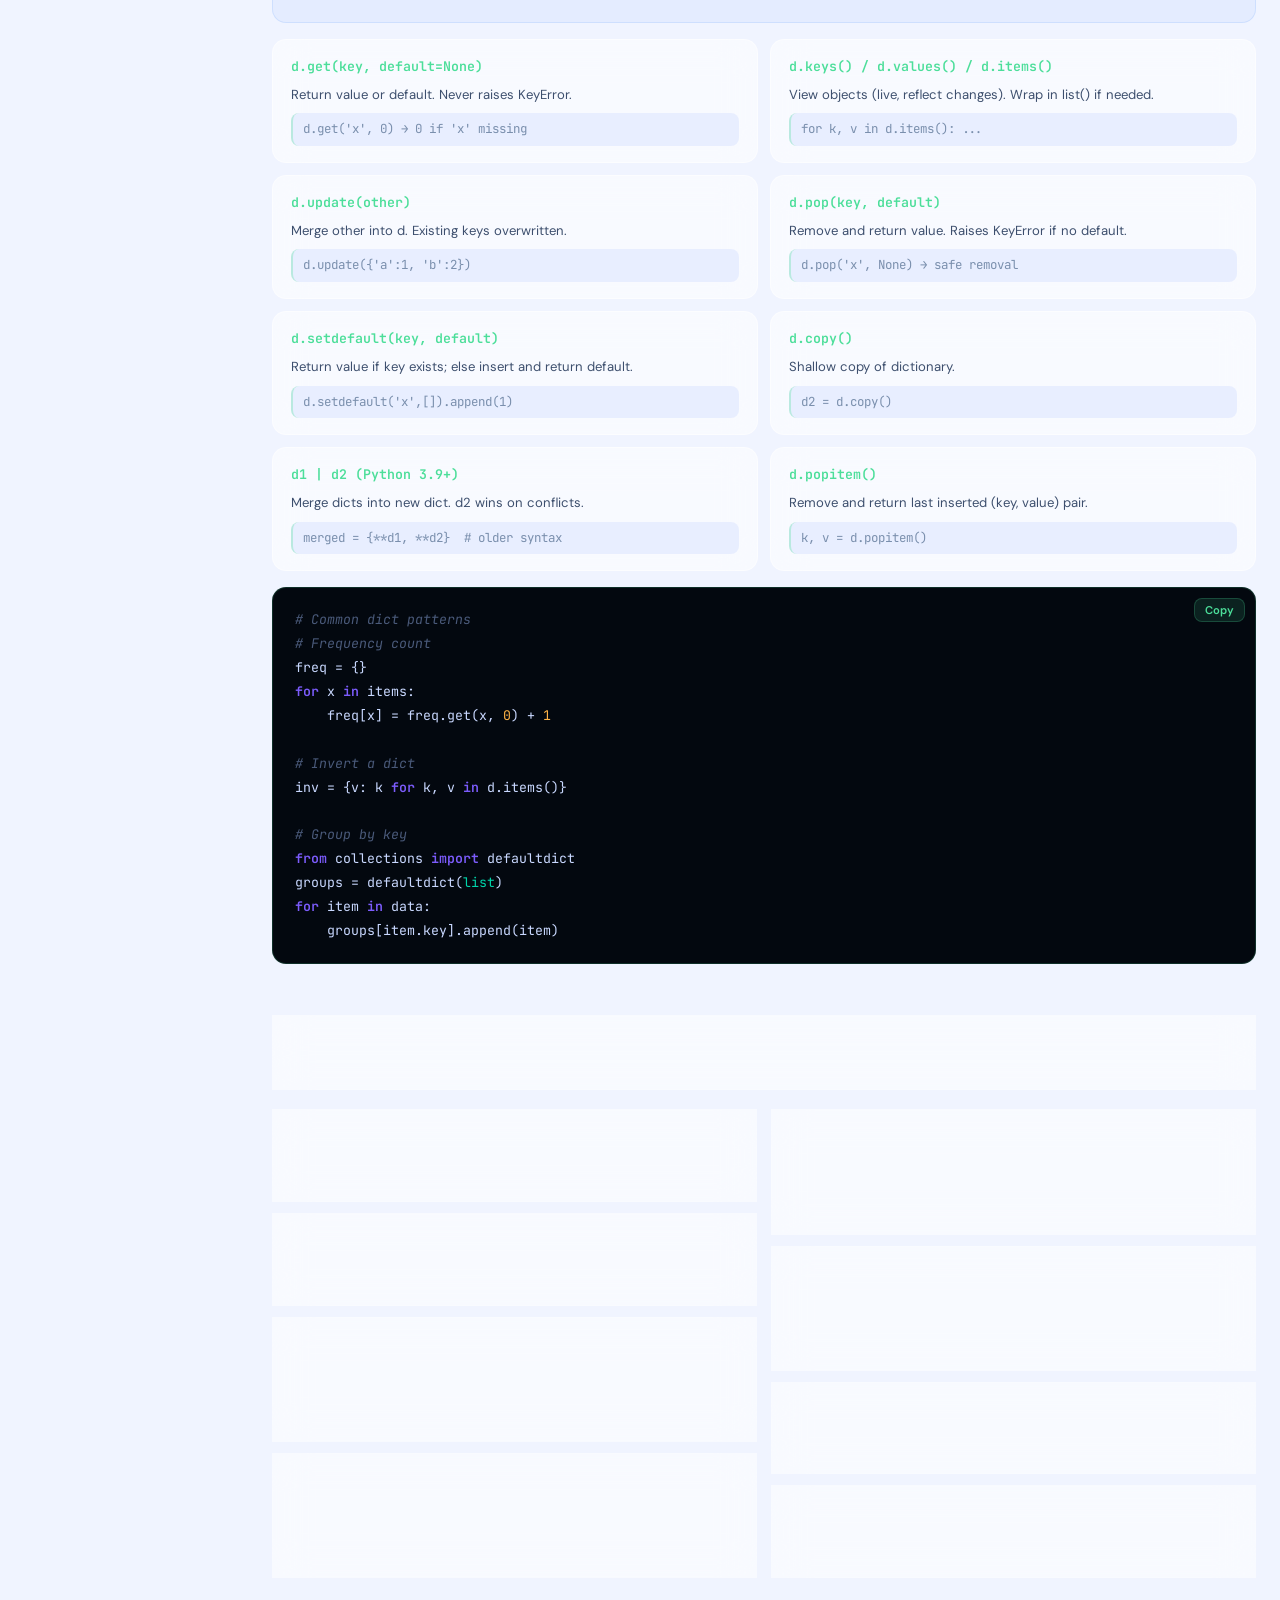
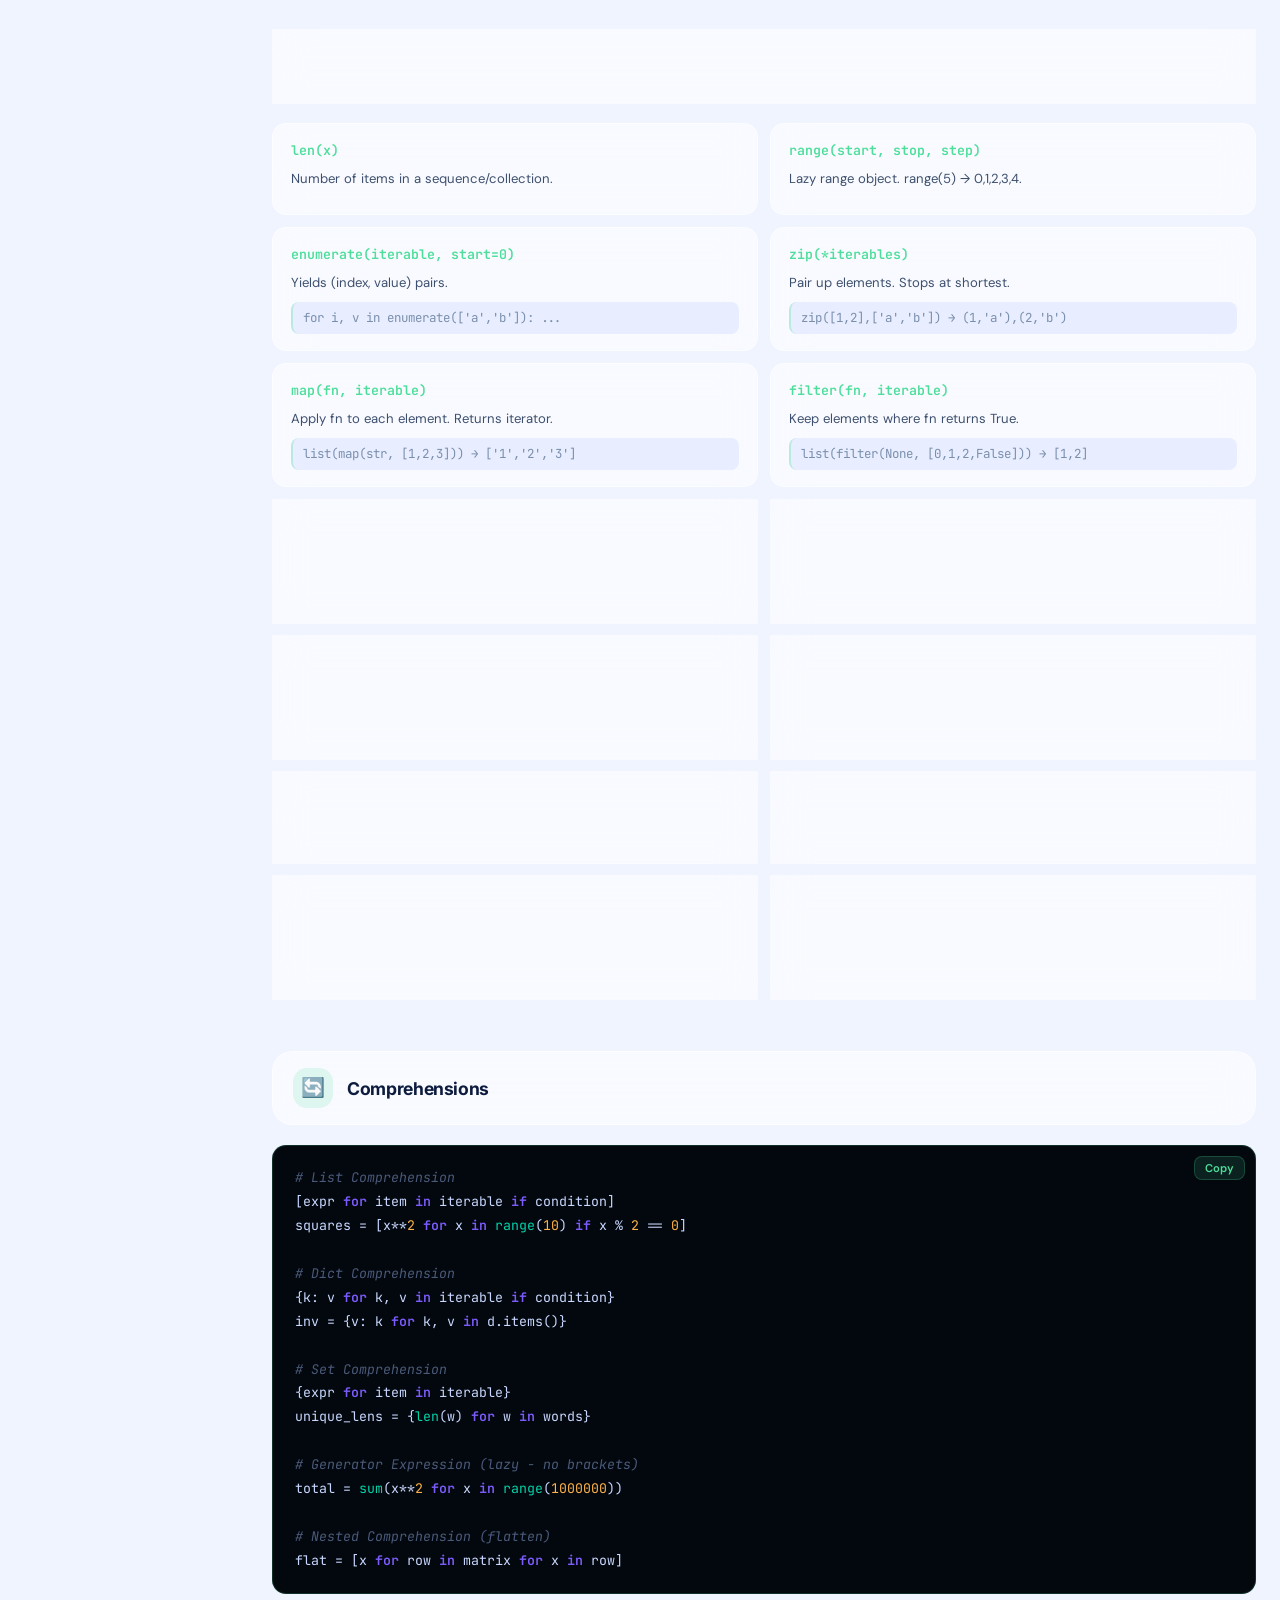
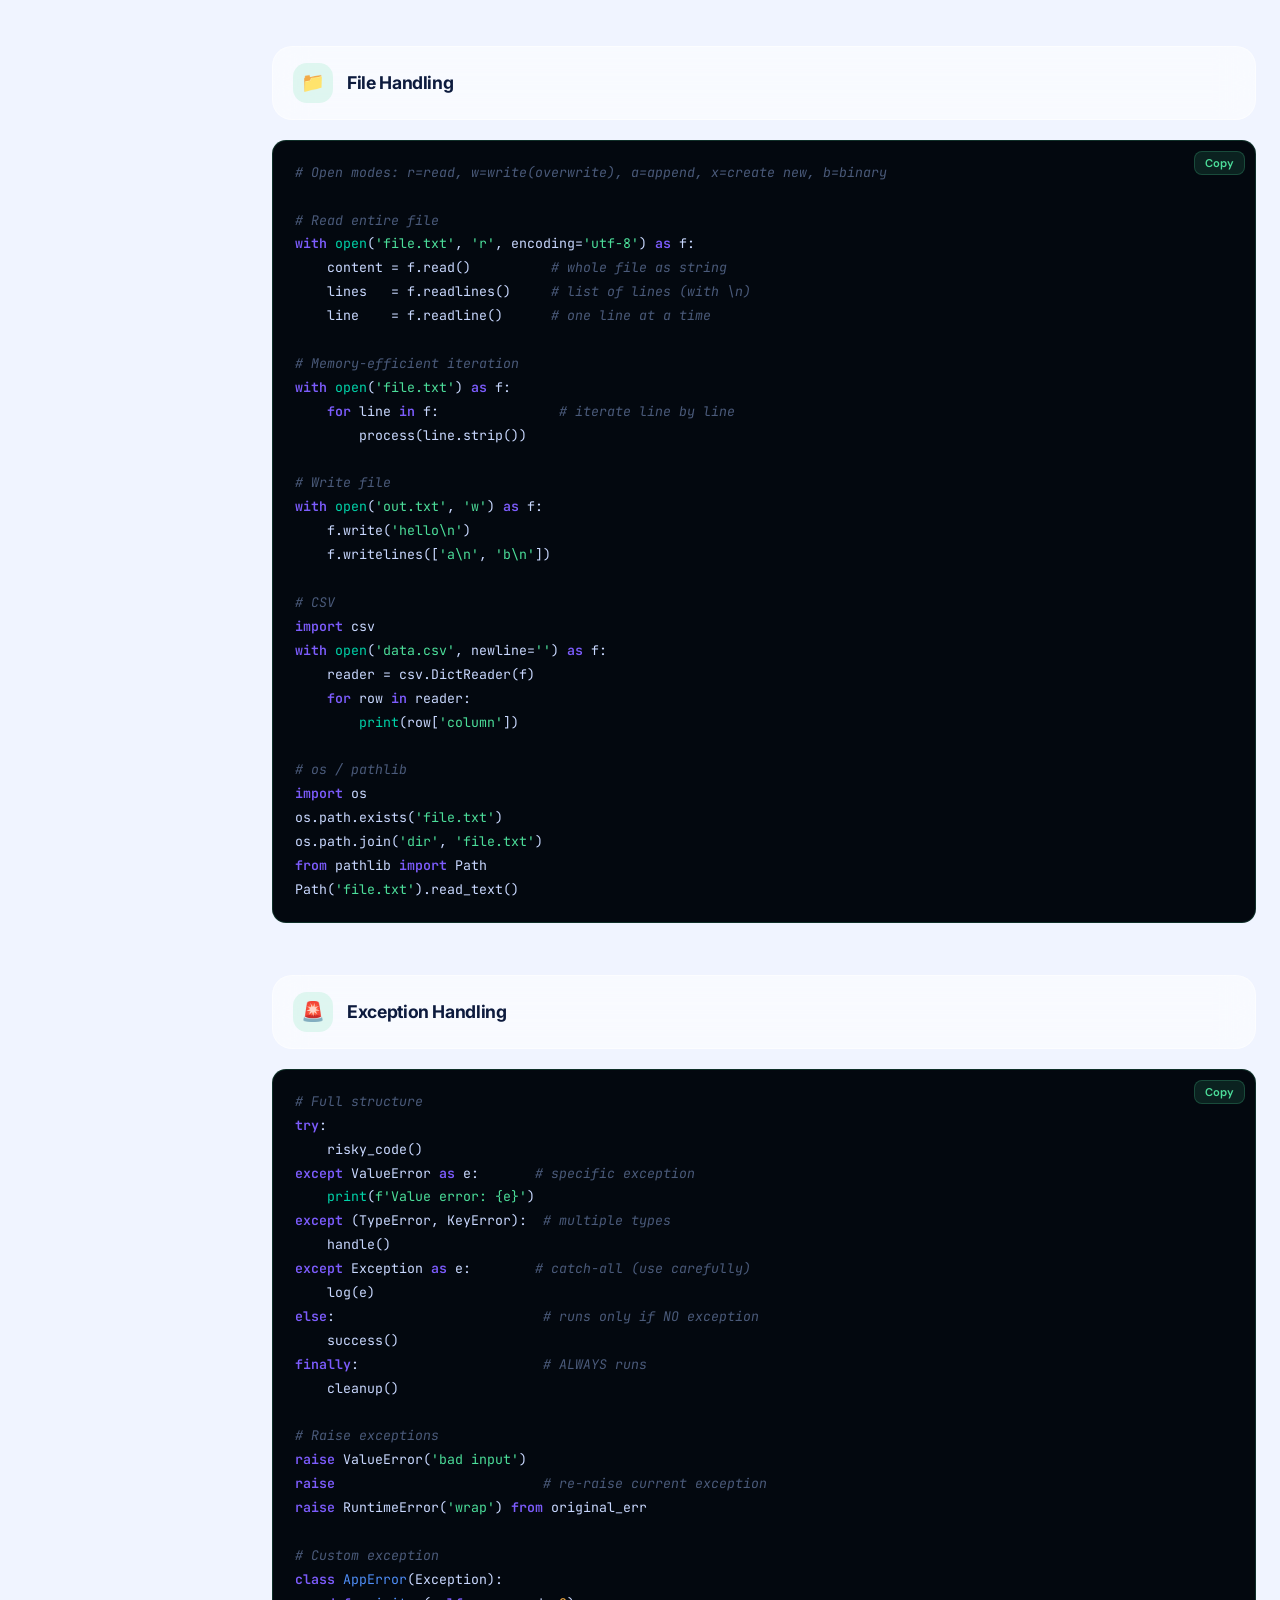
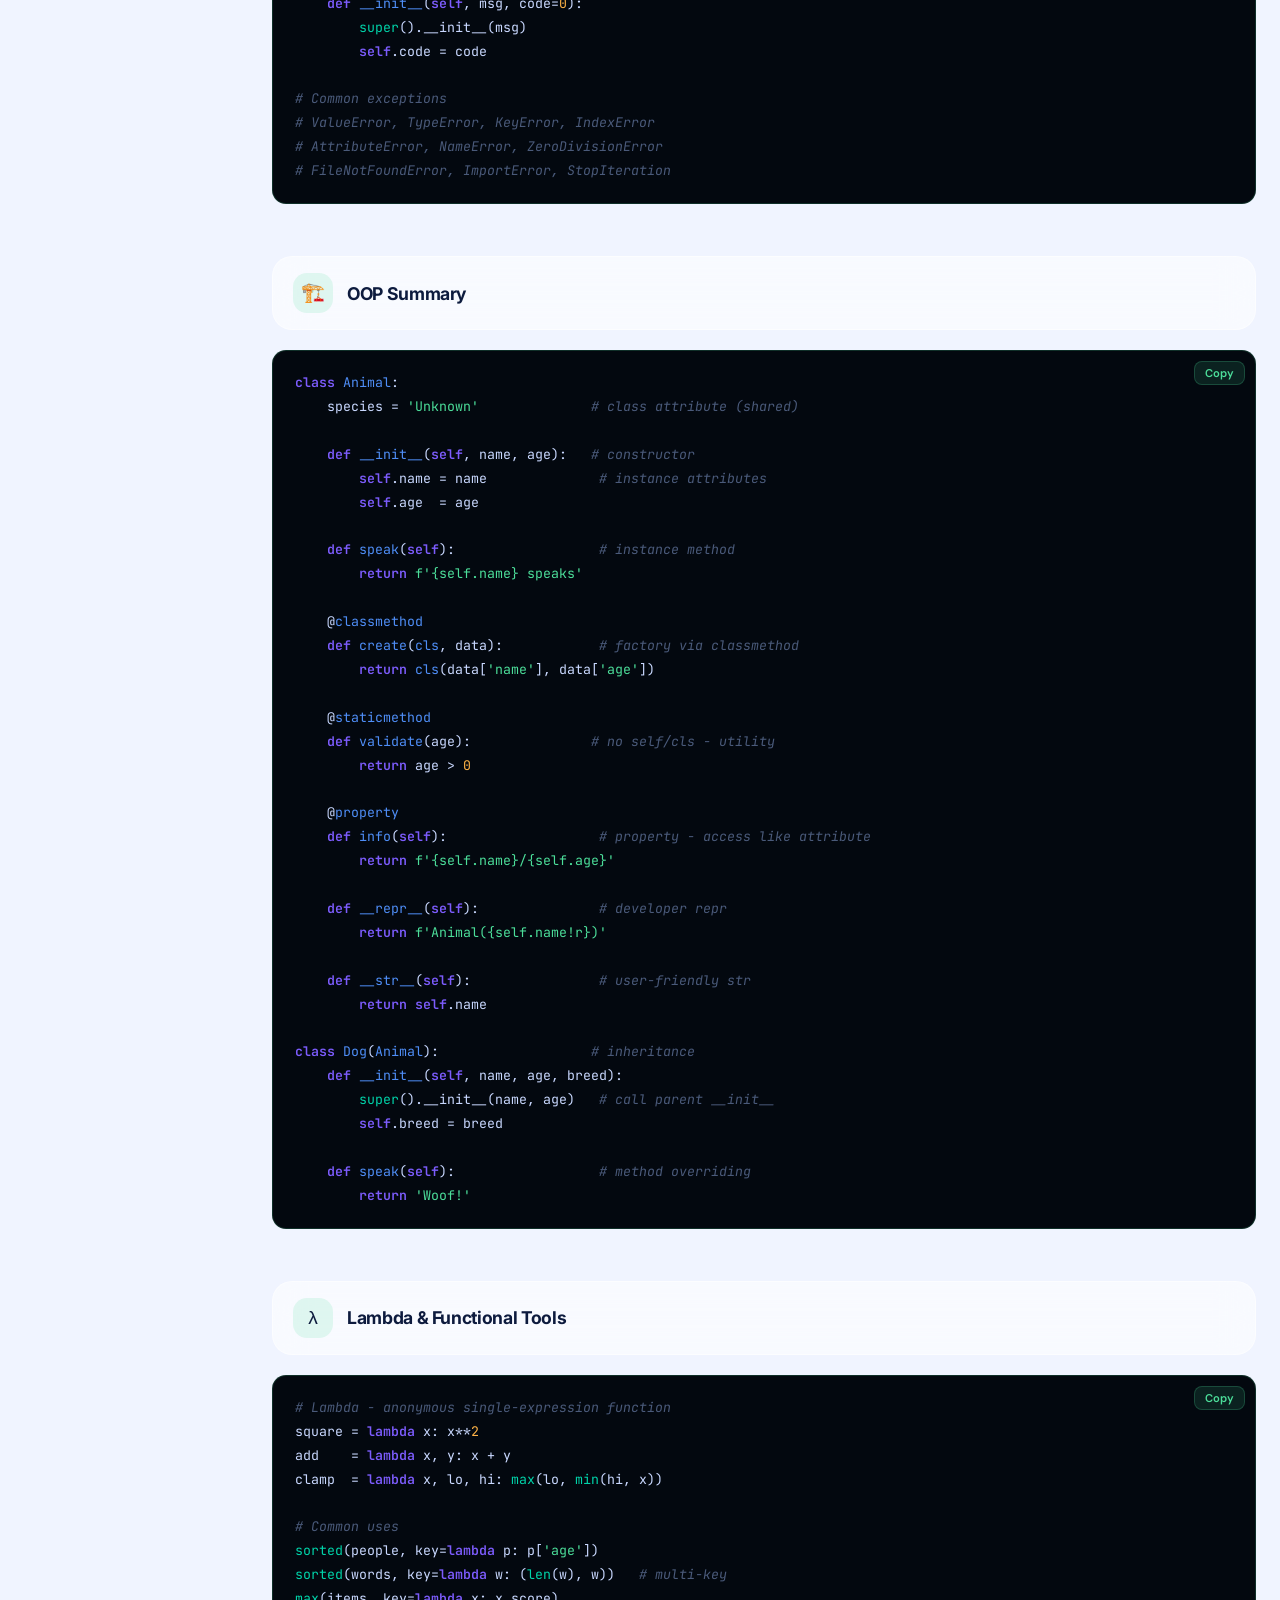
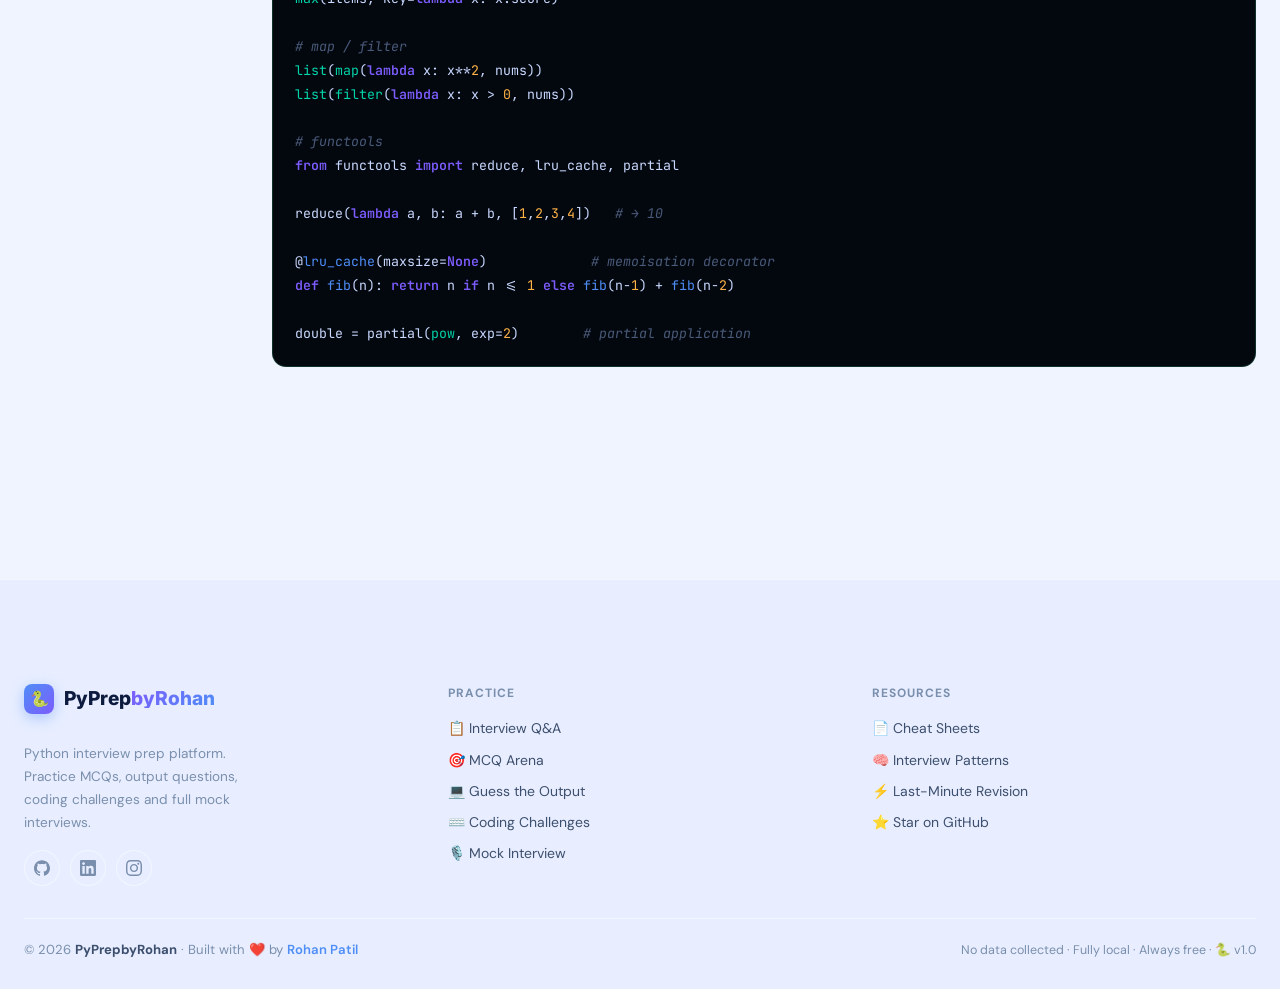
<file: cheatsheet.html>
<!DOCTYPE html>
<html lang="en" data-theme="light">
<head>
  <meta charset="UTF-8" />
  <meta name="viewport" content="width=device-width, initial-scale=1.0" />
  <meta name="description" content="Python Cheat Sheets - Quick reference for String methods, List operations, Dict methods, OOP, File Handling, Exception Handling and more." />
  <title>Cheat Sheets - PyPrepbyRohan</title>
  <link rel="icon" href="data:image/svg+xml,%3Csvg xmlns='http://www.w3.org/2000/svg' viewBox='0 0 100 100'%3E%3Crect width='100' height='100' rx='22' fill='%237c5cfc'/%3E%3Cpath fill='white' fill-opacity='0.95' d='M50.5 18c-3.4 0-6.7.3-9.6.8-8.5 1.5-10 4.6-10 10.4v7.6h20v2.5H24c-5.8 0-10.9 3.5-12.5 10.2-1.8 7.6-1.9 12.3 0 20.2 1.4 6 4.7 10.2 10.5 10.2h6.8V69.2c0-6.6 5.7-12.4 12.6-12.4h19.8c5.5 0 10-4.6 10-10.1V29.2c0-5.4-4.6-9.4-10-10.4-3.5-.6-7.1-.9-10.7-.8zM40 24.3c2.1 0 3.8 1.7 3.8 3.8s-1.7 3.8-3.8 3.8-3.8-1.7-3.8-3.8 1.7-3.8 3.8-3.8z'/%3E%3Cpath fill='white' fill-opacity='0.95' d='M73 39.4v7.2c0 6.9-5.9 12.7-12.6 12.7H40.6c-5.4 0-10 4.6-10 10.1v19c0 5.4 4.7 8.6 10 10.1 6.4 1.8 12.4 2.2 19.8 0 5-1.4 10-4.4 10-10.1v-7.6H40.4v-2.5h29.7c5.8 0 8-4 10-10.1 2-6.3 2-12.3 0-20.2-1.4-5.7-4.2-9.9-10-9.9zM63 80.7c2.1 0 3.8 1.7 3.8 3.8s-1.7 3.8-3.8 3.8-3.8-1.7-3.8-3.8 1.7-3.8 3.8-3.8z'/%3E%3C/svg%3E" />
  <link rel="stylesheet" href="css/style.css" />
  <style>
    .page-hero {
      padding: calc(var(--nav-height) + 44px) 0 44px;
      background: var(--bg-secondary);
      border-bottom: 1px solid var(--border-glass);
      position: relative; overflow: hidden;
    }
    .page-hero::before {
      content: '';
      position: absolute; top: -80px; right: -60px;
      width: 480px; height: 480px;
      background: radial-gradient(circle, rgba(76,222,154,0.10) 0%, transparent 65%);
      pointer-events: none;
    }

    /* ── Layout ──────────────────────────────────────── */
    .cs-layout {
      display: grid;
      grid-template-columns: 220px 1fr;
      gap: 28px;
      align-items: start;
      padding: 40px 0 80px;
    }

    /* ── Sidebar ─────────────────────────────────────── */
    .sidebar {
      position: sticky;
      top: calc(var(--nav-height) + 16px);
      max-height: calc(100vh - var(--nav-height) - 32px);
      overflow-y: auto;
    }
    .sidebar__card {
      background: var(--bg-card);
      backdrop-filter: var(--blur-glass);
      -webkit-backdrop-filter: var(--blur-glass);
      border: 1px solid var(--border-glass);
      border-radius: var(--radius-lg);
      padding: 18px;
    }
    .sidebar__heading {
      font-family: var(--font-display);
      font-size: 0.75rem; font-weight: 700;
      text-transform: uppercase; letter-spacing: 0.08em;
      color: var(--text-muted); margin-bottom: 10px;
      padding-bottom: 8px; border-bottom: 1px solid var(--border-glass);
    }
    .nav-link {
      display: flex; align-items: center; gap: 8px;
      padding: 8px 10px; border-radius: var(--radius-sm);
      font-size: 0.83rem; color: var(--text-secondary);
      text-decoration: none; transition: all var(--transition);
      cursor: pointer; background: none; border: none;
      width: 100%; text-align: left; font-family: var(--font-body);
    }
    .nav-link:hover { background: var(--bg-tag); color: var(--brand-primary); }
    .nav-link.active { background: rgba(76,222,154,0.12); color: var(--brand-success); font-weight: 600; }

    /* ── Sheet Section ───────────────────────────────── */
    .sheet-section {
      margin-bottom: 52px;
      scroll-margin-top: calc(var(--nav-height) + 20px);
    }
    .sheet-header {
      display: flex; align-items: center; gap: 14px;
      margin-bottom: 20px; padding: 16px 20px;
      border-radius: var(--radius-lg);
      background: var(--bg-card);
      backdrop-filter: var(--blur-glass);
      -webkit-backdrop-filter: var(--blur-glass);
      border: 1px solid var(--border-glass);
      position: sticky;
      top: calc(var(--nav-height) + 8px);
      z-index: 10;
    }
    .sheet-header__icon {
      width: 40px; height: 40px; border-radius: var(--radius-md);
      background: rgba(76,222,154,0.15);
      display: flex; align-items: center; justify-content: center;
      font-size: 1.2rem; flex-shrink: 0;
    }
    .sheet-header__title { font-size: 1.1rem; font-family: var(--font-display); }
    .sheet-header__print {
      margin-left: auto;
      padding: 6px 14px; border-radius: var(--radius-sm);
      background: var(--bg-tag); border: 1px solid var(--border-glass);
      font-size: 0.78rem; font-weight: 600; color: var(--brand-primary);
      cursor: pointer; transition: all var(--transition);
    }
    .sheet-header__print:hover { background: rgba(79,142,247,0.20); }

    /* ── Method Table ────────────────────────────────── */
    .method-grid {
      display: grid;
      grid-template-columns: repeat(auto-fill, minmax(340px, 1fr));
      gap: 12px;
    }
    .method-card {
      background: var(--bg-card);
      backdrop-filter: var(--blur-glass);
      -webkit-backdrop-filter: var(--blur-glass);
      border: 1px solid var(--border-glass);
      border-radius: var(--radius-md);
      padding: 16px 18px;
      transition: all var(--transition);
    }
    .method-card:hover { border-color: rgba(76,222,154,0.25); transform: translateY(-2px); }
    .method-card__sig {
      font-family: var(--font-mono); font-size: 0.83rem;
      color: var(--brand-success); font-weight: 600;
      margin-bottom: 6px;
    }
    .method-card__desc { font-size: 0.82rem; color: var(--text-secondary); margin-bottom: 8px; }
    .method-card__ex {
      font-family: var(--font-mono); font-size: 0.78rem;
      color: var(--text-muted); background: var(--bg-secondary);
      padding: 6px 10px; border-radius: var(--radius-sm);
      border-left: 2px solid rgba(76,222,154,0.30);
      white-space: pre-wrap; word-break: break-word;
    }

    /* ── Syntax Block ────────────────────────────────── */
    .syntax-block {
      background: #0a0f1e;
      border: 1px solid rgba(76,222,154,0.18);
      border-radius: var(--radius-md);
      padding: 20px 22px;
      font-family: var(--font-mono);
      font-size: 0.83rem; color: #c9d8ff;
      line-height: 1.8; margin-bottom: 14px;
      overflow-x: auto; white-space: pre;
      position: relative;
    }
    [data-theme="light"] .syntax-block { background: #03080f; }
    .syntax-block .kw  { color: #7c5cfc; font-weight: 600; }
    .syntax-block .fn  { color: #4f8ef7; }
    .syntax-block .str { color: #4cde9a; }
    .syntax-block .num { color: #ffb347; }
    .syntax-block .cm  { color: #4a5a7a; font-style: italic; }
    .syntax-block .bi  { color: #00d4aa; }

    .copy-btn {
      position: absolute; top: 10px; right: 10px;
      padding: 4px 10px; border-radius: var(--radius-sm);
      background: rgba(76,222,154,0.12); border: 1px solid rgba(76,222,154,0.22);
      color: var(--brand-success); font-size: 0.7rem; font-weight: 600;
      cursor: pointer; transition: all var(--transition);
    }
    .copy-btn:hover { background: rgba(76,222,154,0.22); }

    /* ── Two-column layout for some sheets ──────────── */
    .two-col { display: grid; grid-template-columns: 1fr 1fr; gap: 14px; }

    /* ── Key Points Box ──────────────────────────────── */
    .key-points {
      padding: 16px 18px; border-radius: var(--radius-md);
      background: rgba(79,142,247,0.07);
      border: 1px solid rgba(79,142,247,0.15);
      margin-bottom: 16px;
    }
    .key-points__title { font-size: 0.78rem; font-weight: 700; text-transform: uppercase; letter-spacing: 0.06em; color: var(--brand-primary); margin-bottom: 10px; }
    .key-point { font-size: 0.85rem; color: var(--text-secondary); padding: 4px 0; display: flex; gap: 8px; }
    .key-point::before { content: '▸'; color: var(--brand-primary); flex-shrink: 0; }

    @media (max-width: 900px) {
      .cs-layout { grid-template-columns: 1fr; }
      .sidebar { position: static; max-height: none; }
      .sheet-header { position: static; }
      .two-col { grid-template-columns: 1fr; }
    }
    @media (max-width: 600px) {
      .method-grid { grid-template-columns: 1fr; }
    }
  </style>
</head>
<body>

<nav class="navbar">
  <div class="container">
    <div class="navbar__inner">
      <a href="index.html" class="navbar__logo">
        <div class="navbar__logo-icon">🐍</div>
        <span class="navbar__logo-text"><span class="logo-main">PyPrep</span><span class="logo-by">byRohan</span></span>
      </a>
      <nav class="navbar__nav">
        <a href="questions.html"  class="navbar__link">Interview Q&A</a>
        <a href="mcq.html"        class="navbar__link">MCQ Arena</a>
        <a href="output.html"     class="navbar__link">Guess Output</a>
        <a href="coding.html"     class="navbar__link">Coding</a>
        <a href="mock.html"       class="navbar__link">Mock Interview</a>
        <a href="cheatsheet.html" class="navbar__link active">Cheat Sheets</a>
        <a href="patterns.html"   class="navbar__link">Patterns</a>
        <a href="revision.html"   class="navbar__link">Revision</a>
      </nav>
      <div class="navbar__actions">
        <button class="global-search-btn" title="Search (Ctrl+K)">🔍 <span>Search</span> <kbd>Ctrl K</kbd></button>
        <span class="xp-badge">🌱 Beginner</span>
        <button class="theme-toggle" title="Toggle Theme">🌙</button>
        <button class="hamburger" aria-label="Toggle menu" aria-expanded="false"><span></span><span></span><span></span></button>
      </div>
    </div>
  </div>
</nav>
<div class="mobile-nav">
  <a href="questions.html"  class="navbar__link">📋 Interview Q&A</a>
  <a href="mcq.html"        class="navbar__link">🎯 MCQ Arena</a>
  <a href="output.html"     class="navbar__link">💻 Guess Output</a>
  <a href="coding.html"     class="navbar__link">⌨️ Coding Challenges</a>
  <a href="mock.html"       class="navbar__link">🎙️ Mock Interview</a>
  <a href="cheatsheet.html" class="navbar__link">📄 Cheat Sheets</a>
  <a href="patterns.html"   class="navbar__link">🧠 Interview Patterns</a>
  <a href="revision.html"   class="navbar__link">⚡ Last-Minute Revision</a>
</div>

<div class="page-hero">
  <div class="container">
    <div class="section-header__eyebrow" style="margin-bottom:12px;">📄 Cheat Sheets</div>
    <h1 style="margin-bottom:8px;">Python Quick Reference</h1>
    <p style="max-width:560px;">All the methods, syntax and patterns you need: organised for last-minute interview revision. Bookmark this page before every interview.</p>
  </div>
</div>

<div class="container" style="padding-top:calc(var(--nav-height) + 32px);">
  <div class="cs-layout">

    <!-- Sidebar -->
    <aside class="sidebar">
      <div class="sidebar__card">
        <div class="sidebar__heading">📚 Sheets</div>
        <button class="nav-link active" onclick="scrollToSection('strings')">📝 String Methods</button>
        <button class="nav-link" onclick="scrollToSection('lists')">📋 List Methods</button>
        <button class="nav-link" onclick="scrollToSection('dicts')">🗂️ Dictionary Methods</button>
        <button class="nav-link" onclick="scrollToSection('sets')">🔵 Set Operations</button>
        <button class="nav-link" onclick="scrollToSection('builtins')">⚙️ Built-in Functions</button>
        <button class="nav-link" onclick="scrollToSection('comprehensions')">🔄 Comprehensions</button>
        <button class="nav-link" onclick="scrollToSection('filehandling')">📁 File Handling</button>
        <button class="nav-link" onclick="scrollToSection('exceptions')">🚨 Exceptions</button>
        <button class="nav-link" onclick="scrollToSection('oop')">🏗️ OOP Summary</button>
        <button class="nav-link" onclick="scrollToSection('lambda')">λ Lambda & Functional</button>
      </div>
    </aside>

    <!-- Main Content -->
    <main>

      <!-- ══ STRINGS ══════════════════════════════════════ -->
      <div class="sheet-section reveal" id="strings">
        <div class="sheet-header">
          <div class="sheet-header__icon">📝</div>
          <h3 class="sheet-header__title">String Methods</h3>
        </div>
        <div class="key-points">
          <div class="key-points__title">⚡ Key Points</div>
          <div class="key-point">Strings are immutable: all methods return new strings.</div>
          <div class="key-point">Indexing is zero-based. Negative indices count from the end.</div>
          <div class="key-point">s[::-1] reverses a string. s[a:b:step] is the slice syntax.</div>
        </div>
        <div class="method-grid">
          <div class="method-card"><div class="method-card__sig">s.upper() / s.lower()</div><div class="method-card__desc">Convert case. Returns new string.</div><div class="method-card__ex">'hello'.upper() → 'HELLO'</div></div>
          <div class="method-card"><div class="method-card__sig">s.strip(chars)</div><div class="method-card__desc">Remove leading/trailing whitespace (or chars). lstrip/rstrip for one side.</div><div class="method-card__ex">'  hi  '.strip() → 'hi'</div></div>
          <div class="method-card"><div class="method-card__sig">s.split(sep, maxsplit)</div><div class="method-card__desc">Split string into list. Default splits on whitespace.</div><div class="method-card__ex">'a,b,c'.split(',') → ['a','b','c']</div></div>
          <div class="method-card"><div class="method-card__sig">sep.join(iterable)</div><div class="method-card__desc">Join iterable into string using sep. Opposite of split.</div><div class="method-card__ex">','.join(['a','b','c']) → 'a,b,c'</div></div>
          <div class="method-card"><div class="method-card__sig">s.replace(old, new, count)</div><div class="method-card__desc">Replace all (or count) occurrences of old with new.</div><div class="method-card__ex">'aaa'.replace('a','b',2) → 'bba'</div></div>
          <div class="method-card"><div class="method-card__sig">s.find(sub) / s.index(sub)</div><div class="method-card__desc">find returns -1 if not found. index raises ValueError.</div><div class="method-card__ex">'hello'.find('ll') → 2</div></div>
          <div class="method-card"><div class="method-card__sig">s.startswith(prefix) / s.endswith(suffix)</div><div class="method-card__desc">Check start/end of string. Returns bool.</div><div class="method-card__ex">'hello'.startswith('he') → True</div></div>
          <div class="method-card"><div class="method-card__sig">s.count(sub)</div><div class="method-card__desc">Count non-overlapping occurrences of substring.</div><div class="method-card__ex">'banana'.count('a') → 3</div></div>
          <div class="method-card"><div class="method-card__sig">s.isdigit() / s.isalpha() / s.isalnum()</div><div class="method-card__desc">Check character types. All return bool.</div><div class="method-card__ex">'123'.isdigit() → True</div></div>
          <div class="method-card"><div class="method-card__sig">s.format(*args) / f'{expr}'</div><div class="method-card__desc">String interpolation. f-strings preferred (Python 3.6+).</div><div class="method-card__ex">f'Hello {name!r}' / f'{pi:.2f}'</div></div>
          <div class="method-card"><div class="method-card__sig">s.zfill(width)</div><div class="method-card__desc">Pad with zeros on the left to reach width.</div><div class="method-card__ex">'42'.zfill(5) → '00042'</div></div>
          <div class="method-card"><div class="method-card__sig">s.title() / s.capitalize() / s.swapcase()</div><div class="method-card__desc">Case transformations. title() capitalises each word.</div><div class="method-card__ex">'hello world'.title() → 'Hello World'</div></div>
        </div>
        <div class="syntax-block" style="margin-top:16px;"><button class="copy-btn" onclick="copyBlock(this)">Copy</button><span class="cm"># Slicing quick reference</span>
s = <span class="str">'Python'</span>
s[<span class="num">0</span>]      <span class="cm"># 'P'     - first char</span>
s[<span class="num">-1</span>]     <span class="cm"># 'n'     - last char</span>
s[<span class="num">1</span>:<span class="num">4</span>]    <span class="cm"># 'yth'   - index 1,2,3</span>
s[::<span class="num">-1</span>]   <span class="cm"># 'nohtyP' - reversed</span>
s[<span class="num">2</span>::<span class="num">2</span>]   <span class="cm"># 'to'    - every 2nd from index 2</span></div>
      </div>

      <!-- ══ LISTS ════════════════════════════════════════ -->
      <div class="sheet-section reveal" id="lists">
        <div class="sheet-header">
          <div class="sheet-header__icon">📋</div>
          <h3 class="sheet-header__title">List Methods</h3>
        </div>
        <div class="key-points">
          <div class="key-points__title">⚡ Key Points</div>
          <div class="key-point">Lists are mutable: methods like append/sort modify in-place and return None.</div>
          <div class="key-point">sorted() returns a new list; list.sort() sorts in-place.</div>
          <div class="key-point">Assignment (b=a) creates an alias, not a copy. Use a[:] or list(a) for shallow copy.</div>
        </div>
        <div class="method-grid">
          <div class="method-card"><div class="method-card__sig">lst.append(x)</div><div class="method-card__desc">Add single element to end. O(1) amortized.</div><div class="method-card__ex">[1,2].append(3) → [1,2,3]</div></div>
          <div class="method-card"><div class="method-card__sig">lst.extend(iterable)</div><div class="method-card__desc">Add all elements from iterable to end.</div><div class="method-card__ex">[1,2].extend([3,4]) → [1,2,3,4]</div></div>
          <div class="method-card"><div class="method-card__sig">lst.insert(i, x)</div><div class="method-card__desc">Insert x before index i. O(n).</div><div class="method-card__ex">[1,3].insert(1,2) → [1,2,3]</div></div>
          <div class="method-card"><div class="method-card__sig">lst.remove(x)</div><div class="method-card__desc">Remove first occurrence of x. Raises ValueError if absent.</div><div class="method-card__ex">[1,2,2].remove(2) → [1,2]</div></div>
          <div class="method-card"><div class="method-card__sig">lst.pop(i=-1)</div><div class="method-card__desc">Remove and return element at index i. Default: last.</div><div class="method-card__ex">[1,2,3].pop() → 3, list=[1,2]</div></div>
          <div class="method-card"><div class="method-card__sig">lst.index(x)</div><div class="method-card__desc">Return index of first occurrence of x.</div><div class="method-card__ex">[10,20,30].index(20) → 1</div></div>
          <div class="method-card"><div class="method-card__sig">lst.count(x)</div><div class="method-card__desc">Count occurrences of x in list.</div><div class="method-card__ex">[1,1,2].count(1) → 2</div></div>
          <div class="method-card"><div class="method-card__sig">lst.sort(key, reverse)</div><div class="method-card__desc">Sort in-place. Returns None. Use sorted() for new list.</div><div class="method-card__ex">lst.sort(key=lambda x: -x)</div></div>
          <div class="method-card"><div class="method-card__sig">lst.reverse()</div><div class="method-card__desc">Reverse in-place. Returns None. lst[::-1] for new list.</div><div class="method-card__ex">[1,2,3].reverse() → [3,2,1]</div></div>
          <div class="method-card"><div class="method-card__sig">lst.copy()</div><div class="method-card__desc">Shallow copy. Same as lst[:] or list(lst).</div><div class="method-card__ex">b = a.copy()  # independent list</div></div>
          <div class="method-card"><div class="method-card__sig">lst.clear()</div><div class="method-card__desc">Remove all elements. Same as del lst[:].</div><div class="method-card__ex">[1,2,3].clear() → []</div></div>
          <div class="method-card"><div class="method-card__sig">len(lst) / sum(lst) / min/max</div><div class="method-card__desc">Built-in functions that work on lists.</div><div class="method-card__ex">sum([1,2,3]) → 6</div></div>
        </div>
      </div>

      <!-- ══ DICTS ════════════════════════════════════════ -->
      <div class="sheet-section reveal" id="dicts">
        <div class="sheet-header">
          <div class="sheet-header__icon">🗂️</div>
          <h3 class="sheet-header__title">Dictionary Methods</h3>
        </div>
        <div class="key-points">
          <div class="key-points__title">⚡ Key Points</div>
          <div class="key-point">Keys must be hashable (str, int, tuple: not list/dict).</div>
          <div class="key-point">Dicts are ordered by insertion order since Python 3.7.</div>
          <div class="key-point">Use get() instead of [] to avoid KeyError on missing keys.</div>
        </div>
        <div class="method-grid">
          <div class="method-card"><div class="method-card__sig">d.get(key, default=None)</div><div class="method-card__desc">Return value or default. Never raises KeyError.</div><div class="method-card__ex">d.get('x', 0) → 0 if 'x' missing</div></div>
          <div class="method-card"><div class="method-card__sig">d.keys() / d.values() / d.items()</div><div class="method-card__desc">View objects (live, reflect changes). Wrap in list() if needed.</div><div class="method-card__ex">for k, v in d.items(): ...</div></div>
          <div class="method-card"><div class="method-card__sig">d.update(other)</div><div class="method-card__desc">Merge other into d. Existing keys overwritten.</div><div class="method-card__ex">d.update({'a':1, 'b':2})</div></div>
          <div class="method-card"><div class="method-card__sig">d.pop(key, default)</div><div class="method-card__desc">Remove and return value. Raises KeyError if no default.</div><div class="method-card__ex">d.pop('x', None) → safe removal</div></div>
          <div class="method-card"><div class="method-card__sig">d.setdefault(key, default)</div><div class="method-card__desc">Return value if key exists; else insert and return default.</div><div class="method-card__ex">d.setdefault('x',[]).append(1)</div></div>
          <div class="method-card"><div class="method-card__sig">d.copy()</div><div class="method-card__desc">Shallow copy of dictionary.</div><div class="method-card__ex">d2 = d.copy()</div></div>
          <div class="method-card"><div class="method-card__sig">d1 | d2  (Python 3.9+)</div><div class="method-card__desc">Merge dicts into new dict. d2 wins on conflicts.</div><div class="method-card__ex">merged = {**d1, **d2}  # older syntax</div></div>
          <div class="method-card"><div class="method-card__sig">d.popitem()</div><div class="method-card__desc">Remove and return last inserted (key, value) pair.</div><div class="method-card__ex">k, v = d.popitem()</div></div>
        </div>
        <div class="syntax-block" style="margin-top:16px;"><button class="copy-btn" onclick="copyBlock(this)">Copy</button><span class="cm"># Common dict patterns</span>
<span class="cm"># Frequency count</span>
freq = {}
<span class="kw">for</span> x <span class="kw">in</span> items:
    freq[x] = freq.get(x, <span class="num">0</span>) + <span class="num">1</span>

<span class="cm"># Invert a dict</span>
inv = {v: k <span class="kw">for</span> k, v <span class="kw">in</span> d.items()}

<span class="cm"># Group by key</span>
<span class="kw">from</span> collections <span class="kw">import</span> defaultdict
groups = defaultdict(<span class="bi">list</span>)
<span class="kw">for</span> item <span class="kw">in</span> data:
    groups[item.key].append(item)</div>
      </div>

      <!-- ══ SETS ═════════════════════════════════════════ -->
      <div class="sheet-section reveal" id="sets">
        <div class="sheet-header">
          <div class="sheet-header__icon">🔵</div>
          <h3 class="sheet-header__title">Set Operations</h3>
        </div>
        <div class="two-col">
          <div>
            <div class="method-grid" style="grid-template-columns:1fr;">
              <div class="method-card"><div class="method-card__sig">s.add(x)</div><div class="method-card__desc">Add element. No effect if already present.</div></div>
              <div class="method-card"><div class="method-card__sig">s.remove(x) / s.discard(x)</div><div class="method-card__desc">remove raises KeyError; discard doesn't.</div></div>
              <div class="method-card"><div class="method-card__sig">s.union(t) or s | t</div><div class="method-card__desc">All elements in either set.</div><div class="method-card__ex">{1,2}|{2,3} → {1,2,3}</div></div>
              <div class="method-card"><div class="method-card__sig">s.intersection(t) or s & t</div><div class="method-card__desc">Elements in BOTH sets.</div><div class="method-card__ex">{1,2}&{2,3} → {2}</div></div>
            </div>
          </div>
          <div>
            <div class="method-grid" style="grid-template-columns:1fr;">
              <div class="method-card"><div class="method-card__sig">s.difference(t) or s - t</div><div class="method-card__desc">In s but NOT in t.</div><div class="method-card__ex">{1,2,3}-{2,3} → {1}</div></div>
              <div class="method-card"><div class="method-card__sig">s.symmetric_difference(t) or s ^ t</div><div class="method-card__desc">In either but NOT both.</div><div class="method-card__ex">{1,2}^{2,3} → {1,3}</div></div>
              <div class="method-card"><div class="method-card__sig">s.issubset(t) / s.issuperset(t)</div><div class="method-card__desc">Check containment relationships.</div></div>
              <div class="method-card"><div class="method-card__sig">s.isdisjoint(t)</div><div class="method-card__desc">True if no common elements.</div></div>
            </div>
          </div>
        </div>
      </div>

      <!-- ══ BUILTINS ══════════════════════════════════════ -->
      <div class="sheet-section reveal" id="builtins">
        <div class="sheet-header">
          <div class="sheet-header__icon">⚙️</div>
          <h3 class="sheet-header__title">Important Built-in Functions</h3>
        </div>
        <div class="method-grid">
          <div class="method-card"><div class="method-card__sig">len(x)</div><div class="method-card__desc">Number of items in a sequence/collection.</div></div>
          <div class="method-card"><div class="method-card__sig">range(start, stop, step)</div><div class="method-card__desc">Lazy range object. range(5) → 0,1,2,3,4.</div></div>
          <div class="method-card"><div class="method-card__sig">enumerate(iterable, start=0)</div><div class="method-card__desc">Yields (index, value) pairs.</div><div class="method-card__ex">for i, v in enumerate(['a','b']): ...</div></div>
          <div class="method-card"><div class="method-card__sig">zip(*iterables)</div><div class="method-card__desc">Pair up elements. Stops at shortest.</div><div class="method-card__ex">zip([1,2],['a','b']) → (1,'a'),(2,'b')</div></div>
          <div class="method-card"><div class="method-card__sig">map(fn, iterable)</div><div class="method-card__desc">Apply fn to each element. Returns iterator.</div><div class="method-card__ex">list(map(str, [1,2,3])) → ['1','2','3']</div></div>
          <div class="method-card"><div class="method-card__sig">filter(fn, iterable)</div><div class="method-card__desc">Keep elements where fn returns True.</div><div class="method-card__ex">list(filter(None, [0,1,2,False])) → [1,2]</div></div>
          <div class="method-card"><div class="method-card__sig">sorted(iterable, key, reverse)</div><div class="method-card__desc">Return new sorted list. Works on any iterable.</div><div class="method-card__ex">sorted(d, key=d.get, reverse=True)</div></div>
          <div class="method-card"><div class="method-card__sig">any(iterable) / all(iterable)</div><div class="method-card__desc">any: True if any truthy. all: True if all truthy.</div><div class="method-card__ex">any([0,0,1]) → True / all([1,1,0]) → False</div></div>
          <div class="method-card"><div class="method-card__sig">isinstance(obj, type)</div><div class="method-card__desc">Check type with inheritance. Preferred over type().</div><div class="method-card__ex">isinstance(True, int) → True</div></div>
          <div class="method-card"><div class="method-card__sig">type(obj)</div><div class="method-card__desc">Return exact type. No inheritance consideration.</div><div class="method-card__ex">type([]) → &lt;class 'list'&gt;</div></div>
          <div class="method-card"><div class="method-card__sig">id(obj)</div><div class="method-card__desc">Memory address of object. Used with 'is' operator.</div></div>
          <div class="method-card"><div class="method-card__sig">hash(obj)</div><div class="method-card__desc">Hash value (only for hashable/immutable objects).</div></div>
          <div class="method-card"><div class="method-card__sig">repr(obj) / str(obj)</div><div class="method-card__desc">repr: developer string. str: user-friendly string.</div></div>
          <div class="method-card"><div class="method-card__sig">abs / round / divmod / pow</div><div class="method-card__desc">Math built-ins. divmod(a,b) → (quotient, remainder).</div><div class="method-card__ex">divmod(17, 5) → (3, 2)</div></div>
        </div>
      </div>

      <!-- ══ COMPREHENSIONS ════════════════════════════════ -->
      <div class="sheet-section reveal" id="comprehensions">
        <div class="sheet-header">
          <div class="sheet-header__icon">🔄</div>
          <h3 class="sheet-header__title">Comprehensions</h3>
        </div>
        <div class="syntax-block"><button class="copy-btn" onclick="copyBlock(this)">Copy</button><span class="cm"># List Comprehension</span>
[expr <span class="kw">for</span> item <span class="kw">in</span> iterable <span class="kw">if</span> condition]
squares = [x**<span class="num">2</span> <span class="kw">for</span> x <span class="kw">in</span> <span class="bi">range</span>(<span class="num">10</span>) <span class="kw">if</span> x % <span class="num">2</span> == <span class="num">0</span>]

<span class="cm"># Dict Comprehension</span>
{k: v <span class="kw">for</span> k, v <span class="kw">in</span> iterable <span class="kw">if</span> condition}
inv = {v: k <span class="kw">for</span> k, v <span class="kw">in</span> d.items()}

<span class="cm"># Set Comprehension</span>
{expr <span class="kw">for</span> item <span class="kw">in</span> iterable}
unique_lens = {<span class="bi">len</span>(w) <span class="kw">for</span> w <span class="kw">in</span> words}

<span class="cm"># Generator Expression (lazy - no brackets)</span>
total = <span class="bi">sum</span>(x**<span class="num">2</span> <span class="kw">for</span> x <span class="kw">in</span> <span class="bi">range</span>(<span class="num">1000000</span>))

<span class="cm"># Nested Comprehension (flatten)</span>
flat = [x <span class="kw">for</span> row <span class="kw">in</span> matrix <span class="kw">for</span> x <span class="kw">in</span> row]</div>
      </div>

      <!-- ══ FILE HANDLING ═════════════════════════════════ -->
      <div class="sheet-section reveal" id="filehandling">
        <div class="sheet-header">
          <div class="sheet-header__icon">📁</div>
          <h3 class="sheet-header__title">File Handling</h3>
        </div>
        <div class="syntax-block"><button class="copy-btn" onclick="copyBlock(this)">Copy</button><span class="cm"># Open modes: r=read, w=write(overwrite), a=append, x=create new, b=binary</span>

<span class="cm"># Read entire file</span>
<span class="kw">with</span> <span class="bi">open</span>(<span class="str">'file.txt'</span>, <span class="str">'r'</span>, encoding=<span class="str">'utf-8'</span>) <span class="kw">as</span> f:
    content = f.read()          <span class="cm"># whole file as string</span>
    lines   = f.readlines()     <span class="cm"># list of lines (with \n)</span>
    line    = f.readline()      <span class="cm"># one line at a time</span>

<span class="cm"># Memory-efficient iteration</span>
<span class="kw">with</span> <span class="bi">open</span>(<span class="str">'file.txt'</span>) <span class="kw">as</span> f:
    <span class="kw">for</span> line <span class="kw">in</span> f:               <span class="cm"># iterate line by line</span>
        process(line.strip())

<span class="cm"># Write file</span>
<span class="kw">with</span> <span class="bi">open</span>(<span class="str">'out.txt'</span>, <span class="str">'w'</span>) <span class="kw">as</span> f:
    f.write(<span class="str">'hello\n'</span>)
    f.writelines([<span class="str">'a\n'</span>, <span class="str">'b\n'</span>])

<span class="cm"># CSV</span>
<span class="kw">import</span> csv
<span class="kw">with</span> <span class="bi">open</span>(<span class="str">'data.csv'</span>, newline=<span class="str">''</span>) <span class="kw">as</span> f:
    reader = csv.DictReader(f)
    <span class="kw">for</span> row <span class="kw">in</span> reader:
        <span class="bi">print</span>(row[<span class="str">'column'</span>])

<span class="cm"># os / pathlib</span>
<span class="kw">import</span> os
os.path.exists(<span class="str">'file.txt'</span>)
os.path.join(<span class="str">'dir'</span>, <span class="str">'file.txt'</span>)
<span class="kw">from</span> pathlib <span class="kw">import</span> Path
Path(<span class="str">'file.txt'</span>).read_text()</div>
      </div>

      <!-- ══ EXCEPTIONS ════════════════════════════════════ -->
      <div class="sheet-section reveal" id="exceptions">
        <div class="sheet-header">
          <div class="sheet-header__icon">🚨</div>
          <h3 class="sheet-header__title">Exception Handling</h3>
        </div>
        <div class="syntax-block"><button class="copy-btn" onclick="copyBlock(this)">Copy</button><span class="cm"># Full structure</span>
<span class="kw">try</span>:
    risky_code()
<span class="kw">except</span> ValueError <span class="kw">as</span> e:       <span class="cm"># specific exception</span>
    <span class="bi">print</span>(<span class="str">f'Value error: {e}'</span>)
<span class="kw">except</span> (TypeError, KeyError):  <span class="cm"># multiple types</span>
    handle()
<span class="kw">except</span> Exception <span class="kw">as</span> e:        <span class="cm"># catch-all (use carefully)</span>
    log(e)
<span class="kw">else</span>:                          <span class="cm"># runs only if NO exception</span>
    success()
<span class="kw">finally</span>:                       <span class="cm"># ALWAYS runs</span>
    cleanup()

<span class="cm"># Raise exceptions</span>
<span class="kw">raise</span> ValueError(<span class="str">'bad input'</span>)
<span class="kw">raise</span>                          <span class="cm"># re-raise current exception</span>
<span class="kw">raise</span> RuntimeError(<span class="str">'wrap'</span>) <span class="kw">from</span> original_err

<span class="cm"># Custom exception</span>
<span class="kw">class</span> <span class="fn">AppError</span>(Exception):
    <span class="kw">def</span> <span class="fn">__init__</span>(<span class="kw">self</span>, msg, code=<span class="num">0</span>):
        <span class="bi">super</span>().__init__(msg)
        <span class="kw">self</span>.code = code

<span class="cm"># Common exceptions</span>
<span class="cm"># ValueError, TypeError, KeyError, IndexError</span>
<span class="cm"># AttributeError, NameError, ZeroDivisionError</span>
<span class="cm"># FileNotFoundError, ImportError, StopIteration</span></div>
      </div>

      <!-- ══ OOP ═══════════════════════════════════════════ -->
      <div class="sheet-section reveal" id="oop">
        <div class="sheet-header">
          <div class="sheet-header__icon">🏗️</div>
          <h3 class="sheet-header__title">OOP Summary</h3>
        </div>
        <div class="syntax-block"><button class="copy-btn" onclick="copyBlock(this)">Copy</button><span class="kw">class</span> <span class="fn">Animal</span>:
    species = <span class="str">'Unknown'</span>              <span class="cm"># class attribute (shared)</span>

    <span class="kw">def</span> <span class="fn">__init__</span>(<span class="kw">self</span>, name, age):   <span class="cm"># constructor</span>
        <span class="kw">self</span>.name = name              <span class="cm"># instance attributes</span>
        <span class="kw">self</span>.age  = age

    <span class="kw">def</span> <span class="fn">speak</span>(<span class="kw">self</span>):                  <span class="cm"># instance method</span>
        <span class="kw">return</span> <span class="str">f'{self.name} speaks'</span>

    @<span class="fn">classmethod</span>
    <span class="kw">def</span> <span class="fn">create</span>(<span class="fn">cls</span>, data):            <span class="cm"># factory via classmethod</span>
        <span class="kw">return</span> <span class="fn">cls</span>(data[<span class="str">'name'</span>], data[<span class="str">'age'</span>])

    @<span class="fn">staticmethod</span>
    <span class="kw">def</span> <span class="fn">validate</span>(age):               <span class="cm"># no self/cls - utility</span>
        <span class="kw">return</span> age > <span class="num">0</span>

    @<span class="fn">property</span>
    <span class="kw">def</span> <span class="fn">info</span>(<span class="kw">self</span>):                   <span class="cm"># property - access like attribute</span>
        <span class="kw">return</span> <span class="str">f'{self.name}/{self.age}'</span>

    <span class="kw">def</span> <span class="fn">__repr__</span>(<span class="kw">self</span>):               <span class="cm"># developer repr</span>
        <span class="kw">return</span> <span class="str">f'Animal({self.name!r})'</span>

    <span class="kw">def</span> <span class="fn">__str__</span>(<span class="kw">self</span>):                <span class="cm"># user-friendly str</span>
        <span class="kw">return</span> <span class="kw">self</span>.name

<span class="kw">class</span> <span class="fn">Dog</span>(<span class="fn">Animal</span>):                   <span class="cm"># inheritance</span>
    <span class="kw">def</span> <span class="fn">__init__</span>(<span class="kw">self</span>, name, age, breed):
        <span class="bi">super</span>().__init__(name, age)   <span class="cm"># call parent __init__</span>
        <span class="kw">self</span>.breed = breed

    <span class="kw">def</span> <span class="fn">speak</span>(<span class="kw">self</span>):                  <span class="cm"># method overriding</span>
        <span class="kw">return</span> <span class="str">'Woof!'</span></div>
      </div>

      <!-- ══ LAMBDA & FUNCTIONAL ═══════════════════════════ -->
      <div class="sheet-section reveal" id="lambda">
        <div class="sheet-header">
          <div class="sheet-header__icon">λ</div>
          <h3 class="sheet-header__title">Lambda &amp; Functional Tools</h3>
        </div>
        <div class="syntax-block"><button class="copy-btn" onclick="copyBlock(this)">Copy</button><span class="cm"># Lambda - anonymous single-expression function</span>
square = <span class="kw">lambda</span> x: x**<span class="num">2</span>
add    = <span class="kw">lambda</span> x, y: x + y
clamp  = <span class="kw">lambda</span> x, lo, hi: <span class="bi">max</span>(lo, <span class="bi">min</span>(hi, x))

<span class="cm"># Common uses</span>
<span class="bi">sorted</span>(people, key=<span class="kw">lambda</span> p: p[<span class="str">'age'</span>])
<span class="bi">sorted</span>(words, key=<span class="kw">lambda</span> w: (<span class="bi">len</span>(w), w))   <span class="cm"># multi-key</span>
<span class="bi">max</span>(items, key=<span class="kw">lambda</span> x: x.score)

<span class="cm"># map / filter</span>
<span class="bi">list</span>(<span class="bi">map</span>(<span class="kw">lambda</span> x: x**<span class="num">2</span>, nums))
<span class="bi">list</span>(<span class="bi">filter</span>(<span class="kw">lambda</span> x: x > <span class="num">0</span>, nums))

<span class="cm"># functools</span>
<span class="kw">from</span> functools <span class="kw">import</span> reduce, lru_cache, partial

reduce(<span class="kw">lambda</span> a, b: a + b, [<span class="num">1</span>,<span class="num">2</span>,<span class="num">3</span>,<span class="num">4</span>])   <span class="cm"># → 10</span>

@<span class="fn">lru_cache</span>(maxsize=<span class="kw">None</span>)             <span class="cm"># memoisation decorator</span>
<span class="kw">def</span> <span class="fn">fib</span>(n): <span class="kw">return</span> n <span class="kw">if</span> n &lt;= <span class="num">1</span> <span class="kw">else</span> <span class="fn">fib</span>(n-<span class="num">1</span>) + <span class="fn">fib</span>(n-<span class="num">2</span>)

double = partial(<span class="bi">pow</span>, exp=<span class="num">2</span>)        <span class="cm"># partial application</span></div>
      </div>

    </main>
  </div>
</div>

<footer class="footer" aria-label="Footer">
  <div class="container">
    <div style="display:grid;grid-template-columns:1fr 1fr 1fr;gap:40px;padding:48px 0 32px;border-bottom:1px solid var(--border-glass);flex-wrap:wrap;">

      <!-- Brand col -->
      <div>
        <a href="index.html" class="navbar__logo" style="text-decoration:none;margin-bottom:16px;display:inline-flex;">
          <div class="navbar__logo-icon">🐍</div>
          <span class="navbar__logo-text"><span class="logo-main">PyPrep</span><span class="logo-by">byRohan</span></span>
        </a>
        <p style="font-size:0.85rem;color:var(--text-muted);line-height:1.7;margin-top:12px;max-width:220px;">Python interview prep platform. Practice MCQs, output questions, coding challenges and full mock interviews.</p>
        <div style="display:flex;gap:10px;margin-top:16px;">
          <a href="https://github.com/RohanPatil01" target="_blank" rel="noopener" title="GitHub" class="footer-social footer-social--github">
            <svg width="16" height="16" viewBox="0 0 24 24" fill="currentColor"><path d="M12 .297c-6.63 0-12 5.373-12 12 0 5.303 3.438 9.8 8.205 11.385.6.113.82-.258.82-.577 0-.285-.01-1.04-.015-2.04-3.338.724-4.042-1.61-4.042-1.61C4.422 18.07 3.633 17.7 3.633 17.7c-1.087-.744.084-.729.084-.729 1.205.084 1.838 1.236 1.838 1.236 1.07 1.835 2.809 1.305 3.495.998.108-.776.417-1.305.76-1.605-2.665-.3-5.466-1.332-5.466-5.93 0-1.31.465-2.38 1.235-3.22-.135-.303-.54-1.523.105-3.176 0 0 1.005-.322 3.3 1.23.96-.267 1.98-.399 3-.405 1.02.006 2.04.138 3 .405 2.28-1.552 3.285-1.23 3.285-1.23.645 1.653.24 2.873.12 3.176.765.84 1.23 1.91 1.23 3.22 0 4.61-2.805 5.625-5.475 5.92.42.36.81 1.096.81 2.22 0 1.606-.015 2.896-.015 3.286 0 .315.21.69.825.57C20.565 22.092 24 17.592 24 12.297c0-6.627-5.373-12-12-12"/></svg>
          </a>
          <a href="https://www.linkedin.com/in/rohanpatil01/" target="_blank" rel="noopener" title="LinkedIn" class="footer-social footer-social--linkedin">
            <svg width="16" height="16" viewBox="0 0 24 24" fill="currentColor"><path d="M20.447 20.452h-3.554v-5.569c0-1.328-.027-3.037-1.852-3.037-1.853 0-2.136 1.445-2.136 2.939v5.667H9.351V9h3.414v1.561h.046c.477-.9 1.637-1.85 3.37-1.85 3.601 0 4.267 2.37 4.267 5.455v6.286zM5.337 7.433c-1.144 0-2.063-.926-2.063-2.065 0-1.138.92-2.063 2.063-2.063 1.14 0 2.064.925 2.064 2.063 0 1.139-.925 2.065-2.064 2.065zm1.782 13.019H3.555V9h3.564v11.452zM22.225 0H1.771C.792 0 0 .774 0 1.729v20.542C0 23.227.792 24 1.771 24h20.451C23.2 24 24 23.227 24 22.271V1.729C24 .774 23.2 0 22.222 0h.003z"/></svg>
          </a>
          <a href="https://www.instagram.com/rohanjpatil01" target="_blank" rel="noopener" title="Instagram" class="footer-social footer-social--instagram">
            <svg width="16" height="16" viewBox="0 0 24 24" fill="currentColor"><path d="M12 2.163c3.204 0 3.584.012 4.85.07 3.252.148 4.771 1.691 4.919 4.919.058 1.265.069 1.645.069 4.849 0 3.205-.012 3.584-.069 4.849-.149 3.225-1.664 4.771-4.919 4.919-1.266.058-1.644.07-4.85.07-3.204 0-3.584-.012-4.849-.07-3.26-.149-4.771-1.699-4.919-4.92-.058-1.265-.07-1.644-.07-4.849 0-3.204.013-3.583.07-4.849.149-3.227 1.664-4.771 4.919-4.919 1.266-.057 1.645-.069 4.849-.069zm0-2.163c-3.259 0-3.667.014-4.947.072-4.358.2-6.78 2.618-6.98 6.98-.059 1.281-.073 1.689-.073 4.948 0 3.259.014 3.668.072 4.948.2 4.358 2.618 6.78 6.98 6.98 1.281.058 1.689.072 4.948.072 3.259 0 3.668-.014 4.948-.072 4.354-.2 6.782-2.618 6.979-6.98.059-1.28.073-1.689.073-4.948 0-3.259-.014-3.667-.072-4.947-.196-4.354-2.617-6.78-6.979-6.98-1.281-.059-1.69-.073-4.949-.073zm0 5.838c-3.403 0-6.162 2.759-6.162 6.162s2.759 6.163 6.162 6.163 6.162-2.759 6.162-6.163c0-3.403-2.759-6.162-6.162-6.162zm0 10.162c-2.209 0-4-1.79-4-4 0-2.209 1.791-4 4-4s4 1.791 4 4c0 2.21-1.791 4-4 4zm6.406-11.845c-.796 0-1.441.645-1.441 1.44s.645 1.44 1.441 1.44c.795 0 1.439-.645 1.439-1.44s-.644-1.44-1.439-1.44z"/></svg>
          </a>
        </div>
      </div>

      <!-- Practice col -->
      <div>
        <div style="font-size:0.75rem;font-weight:700;text-transform:uppercase;letter-spacing:0.08em;color:var(--text-muted);margin-bottom:14px;">Practice</div>
        <div style="display:flex;flex-direction:column;gap:8px;">
          <a href="questions.html" style="font-size:0.875rem;color:var(--text-secondary);text-decoration:none;transition:color 0.2s;" onmouseover="this.style.color='var(--brand-primary)'" onmouseout="this.style.color='var(--text-secondary)'">📋 Interview Q&amp;A</a>
          <a href="mcq.html"       style="font-size:0.875rem;color:var(--text-secondary);text-decoration:none;transition:color 0.2s;" onmouseover="this.style.color='var(--brand-primary)'" onmouseout="this.style.color='var(--text-secondary)'">🎯 MCQ Arena</a>
          <a href="output.html"    style="font-size:0.875rem;color:var(--text-secondary);text-decoration:none;transition:color 0.2s;" onmouseover="this.style.color='var(--brand-primary)'" onmouseout="this.style.color='var(--text-secondary)'">💻 Guess the Output</a>
          <a href="coding.html"    style="font-size:0.875rem;color:var(--text-secondary);text-decoration:none;transition:color 0.2s;" onmouseover="this.style.color='var(--brand-primary)'" onmouseout="this.style.color='var(--text-secondary)'">⌨️ Coding Challenges</a>
          <a href="mock.html"      style="font-size:0.875rem;color:var(--text-secondary);text-decoration:none;transition:color 0.2s;" onmouseover="this.style.color='var(--brand-primary)'" onmouseout="this.style.color='var(--text-secondary)'">🎙️ Mock Interview</a>
        </div>
      </div>

      <!-- Resources col -->
      <div>
        <div style="font-size:0.75rem;font-weight:700;text-transform:uppercase;letter-spacing:0.08em;color:var(--text-muted);margin-bottom:14px;">Resources</div>
        <div style="display:flex;flex-direction:column;gap:8px;">
          <a href="cheatsheet.html" style="font-size:0.875rem;color:var(--text-secondary);text-decoration:none;transition:color 0.2s;" onmouseover="this.style.color='var(--brand-primary)'" onmouseout="this.style.color='var(--text-secondary)'">📄 Cheat Sheets</a>
          <a href="patterns.html"   style="font-size:0.875rem;color:var(--text-secondary);text-decoration:none;transition:color 0.2s;" onmouseover="this.style.color='var(--brand-primary)'" onmouseout="this.style.color='var(--text-secondary)'">🧠 Interview Patterns</a>
          <a href="revision.html"   style="font-size:0.875rem;color:var(--text-secondary);text-decoration:none;transition:color 0.2s;" onmouseover="this.style.color='var(--brand-primary)'" onmouseout="this.style.color='var(--text-secondary)'">⚡ Last-Minute Revision</a>
          <a href="https://github.com/RohanPatil01" target="_blank" rel="noopener" style="font-size:0.875rem;color:var(--text-secondary);text-decoration:none;transition:color 0.2s;" onmouseover="this.style.color='var(--brand-primary)'" onmouseout="this.style.color='var(--text-secondary)'">⭐ Star on GitHub</a>
        </div>
      </div>

    </div>

    <!-- Bottom bar -->
    <div class="footer__bottom" style="padding-top:20px;border-top:none;">
      <p style="font-size:0.82rem;color:var(--text-muted);">© 2026 <strong style="color:var(--text-secondary);">PyPrepbyRohan</strong> · Built with ❤️ by <a href="https://github.com/RohanPatil01" target="_blank" rel="noopener" style="color:var(--brand-primary);font-weight:600;">Rohan Patil</a></p>
      <p style="font-size:0.78rem;color:var(--text-muted);">No data collected · Fully local · Always free · 🐍 v1.0</p>
    </div>
  </div>
</footer>

<button class="scroll-top" aria-label="Scroll to top">↑</button>
<script src="js/main.js"></script>
<script src="js/features.js"></script>
<script>
function scrollToSection(id) {
  document.getElementById(id)?.scrollIntoView({ behavior:'smooth', block:'start' });
  document.querySelectorAll('.nav-link').forEach(l => l.classList.remove('active'));
  event.target.classList.add('active');
}
function copyBlock(btn) {
  const block = btn.closest('.syntax-block');
  const text  = block.innerText.replace('Copy','').trim();
  window.PyPrep.copyToClipboard(text);
}
// Highlight active nav on scroll
const observer = new IntersectionObserver(entries => {
  entries.forEach(e => {
    if (e.isIntersecting) {
      const id = e.target.id;
      document.querySelectorAll('.nav-link').forEach(l => {
        l.classList.toggle('active', l.getAttribute('onclick').includes(id));
      });
    }
  });
}, { threshold: 0.3, rootMargin: '-100px 0px -60% 0px' });
document.querySelectorAll('.sheet-section').forEach(s => observer.observe(s));
</script>
</body>
</html>
</file>
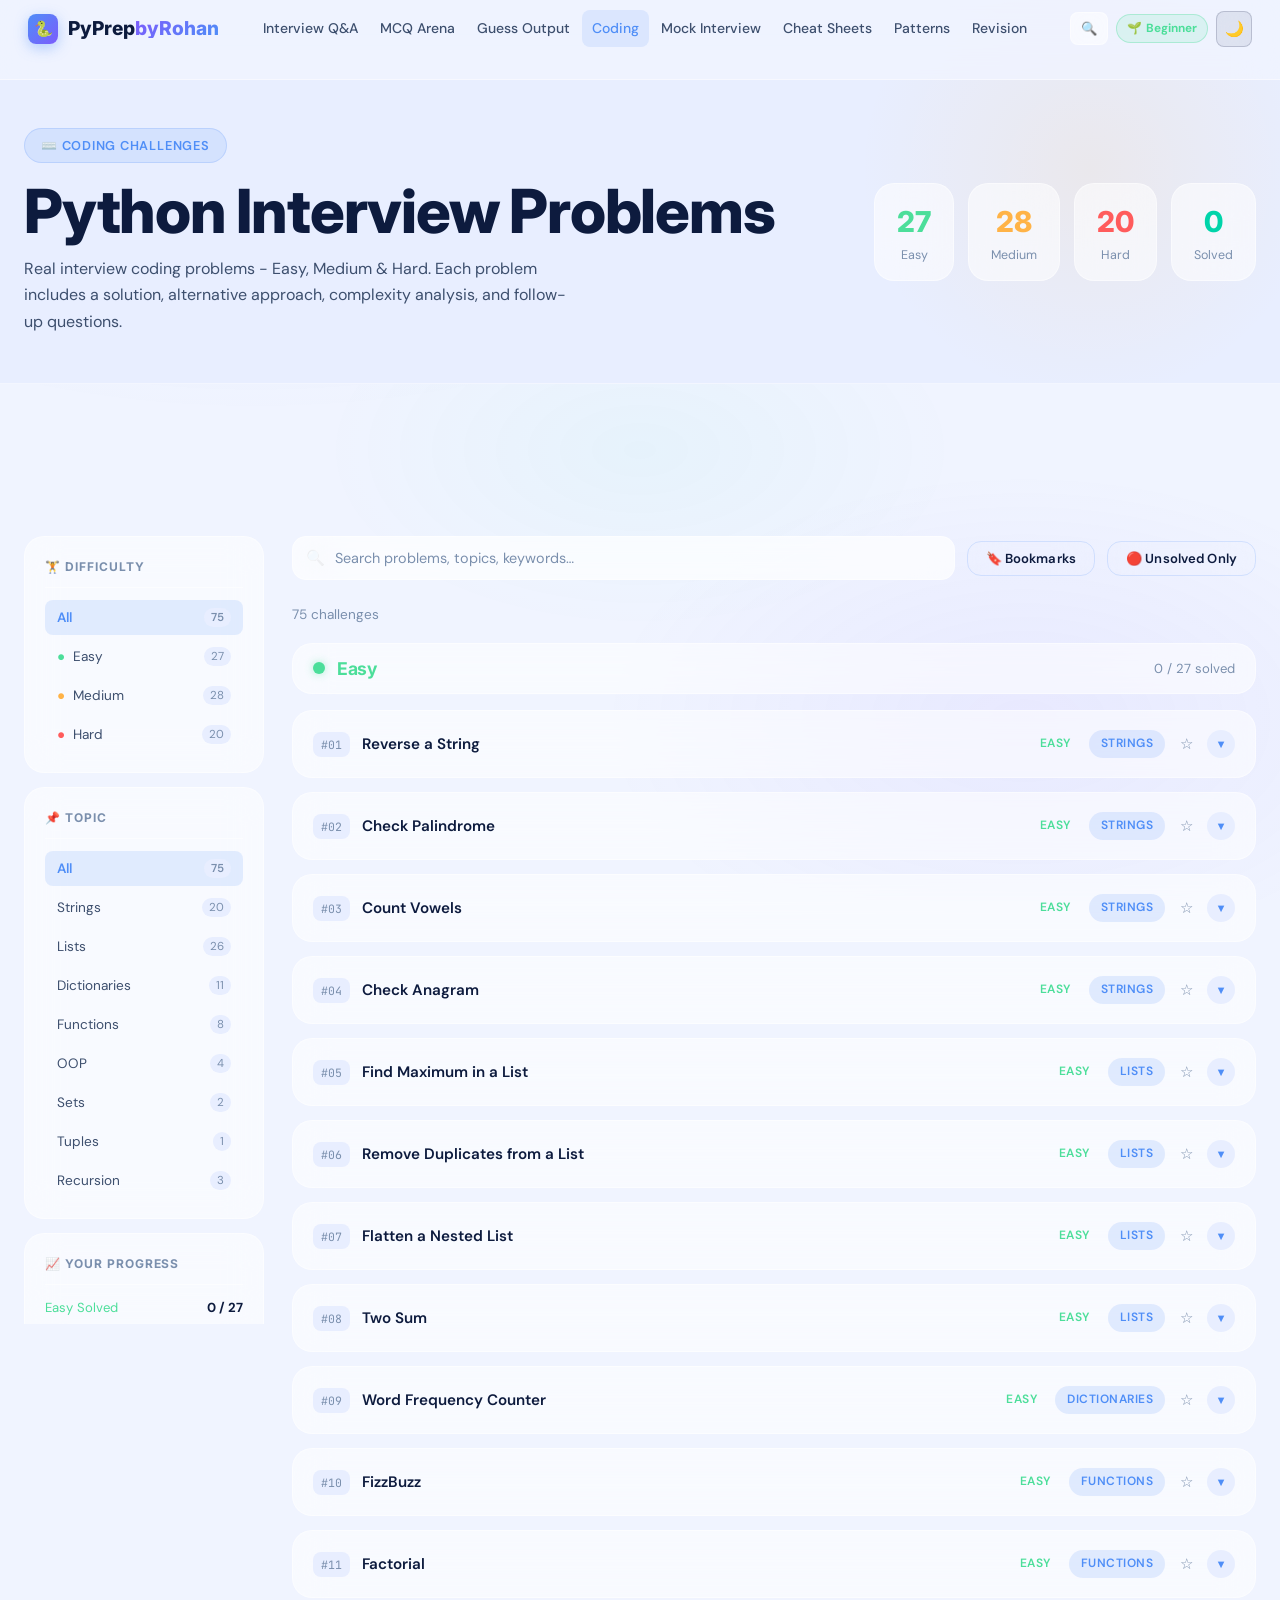
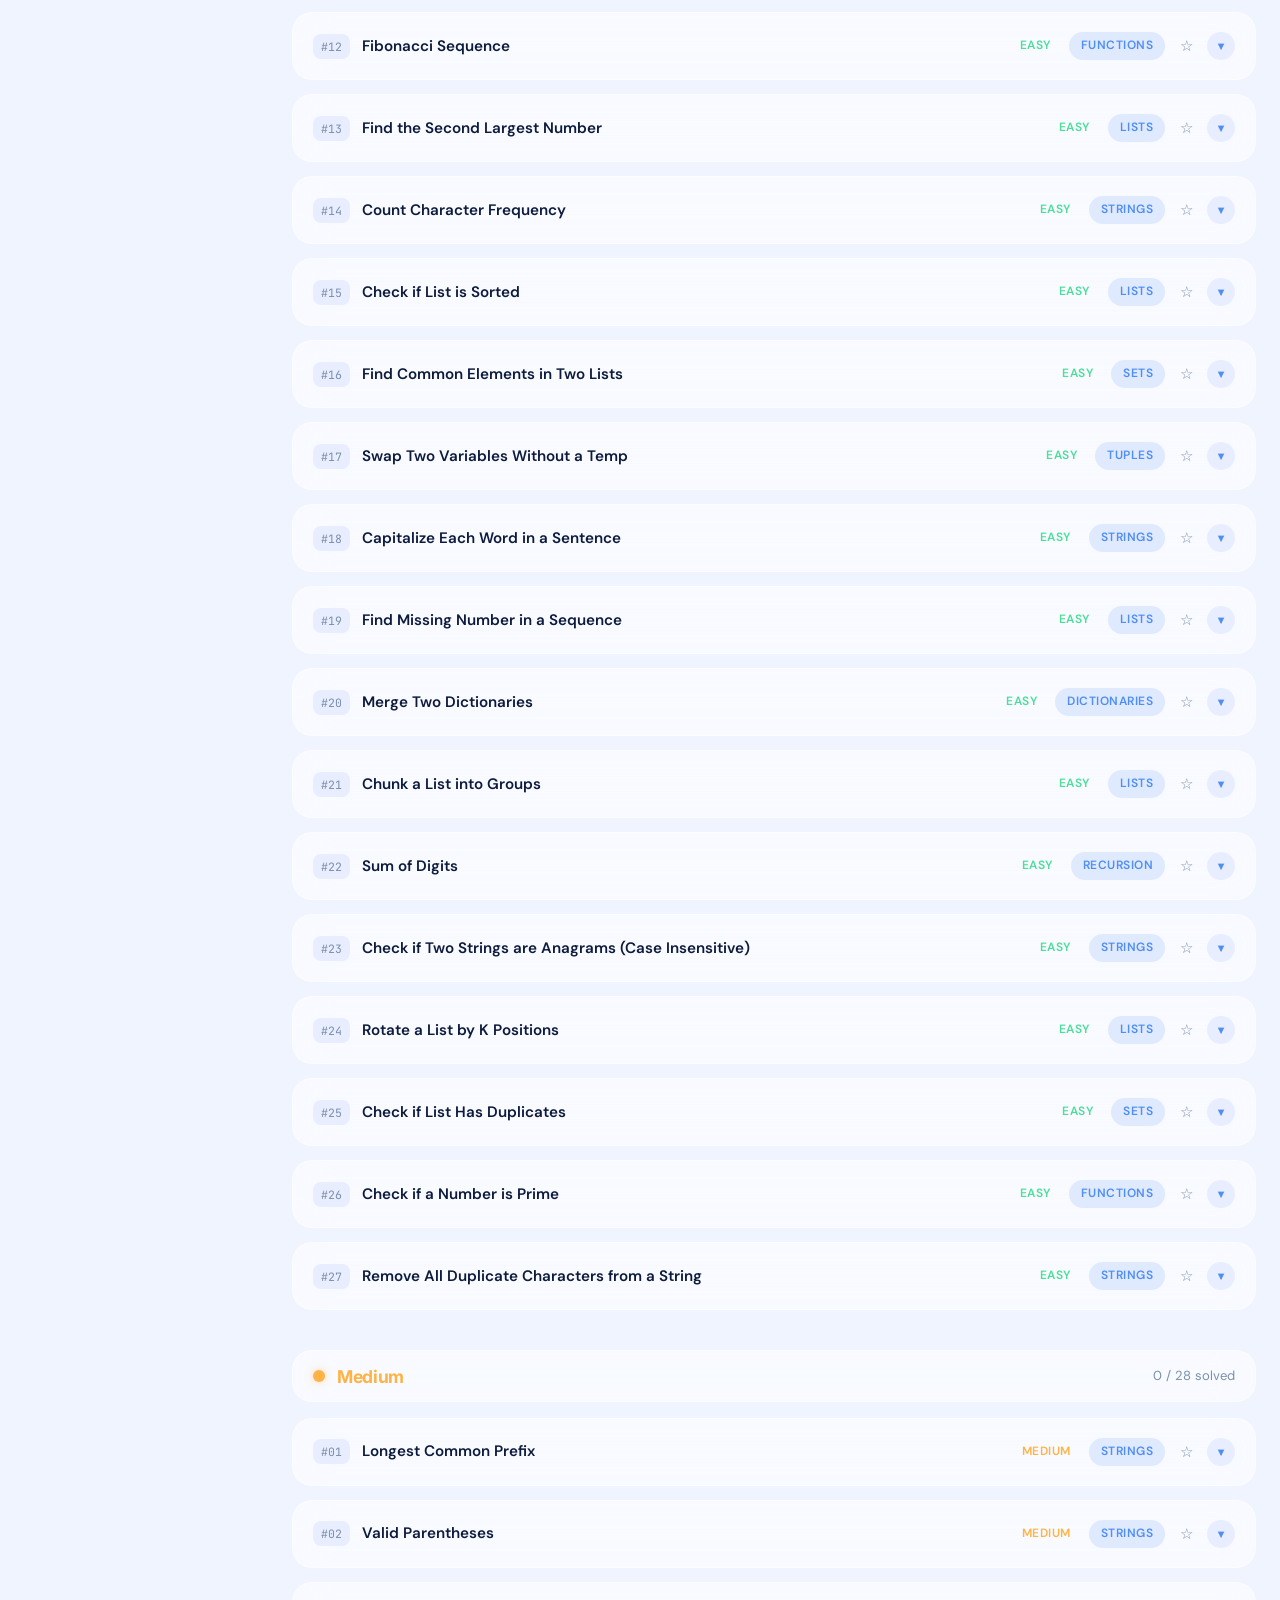
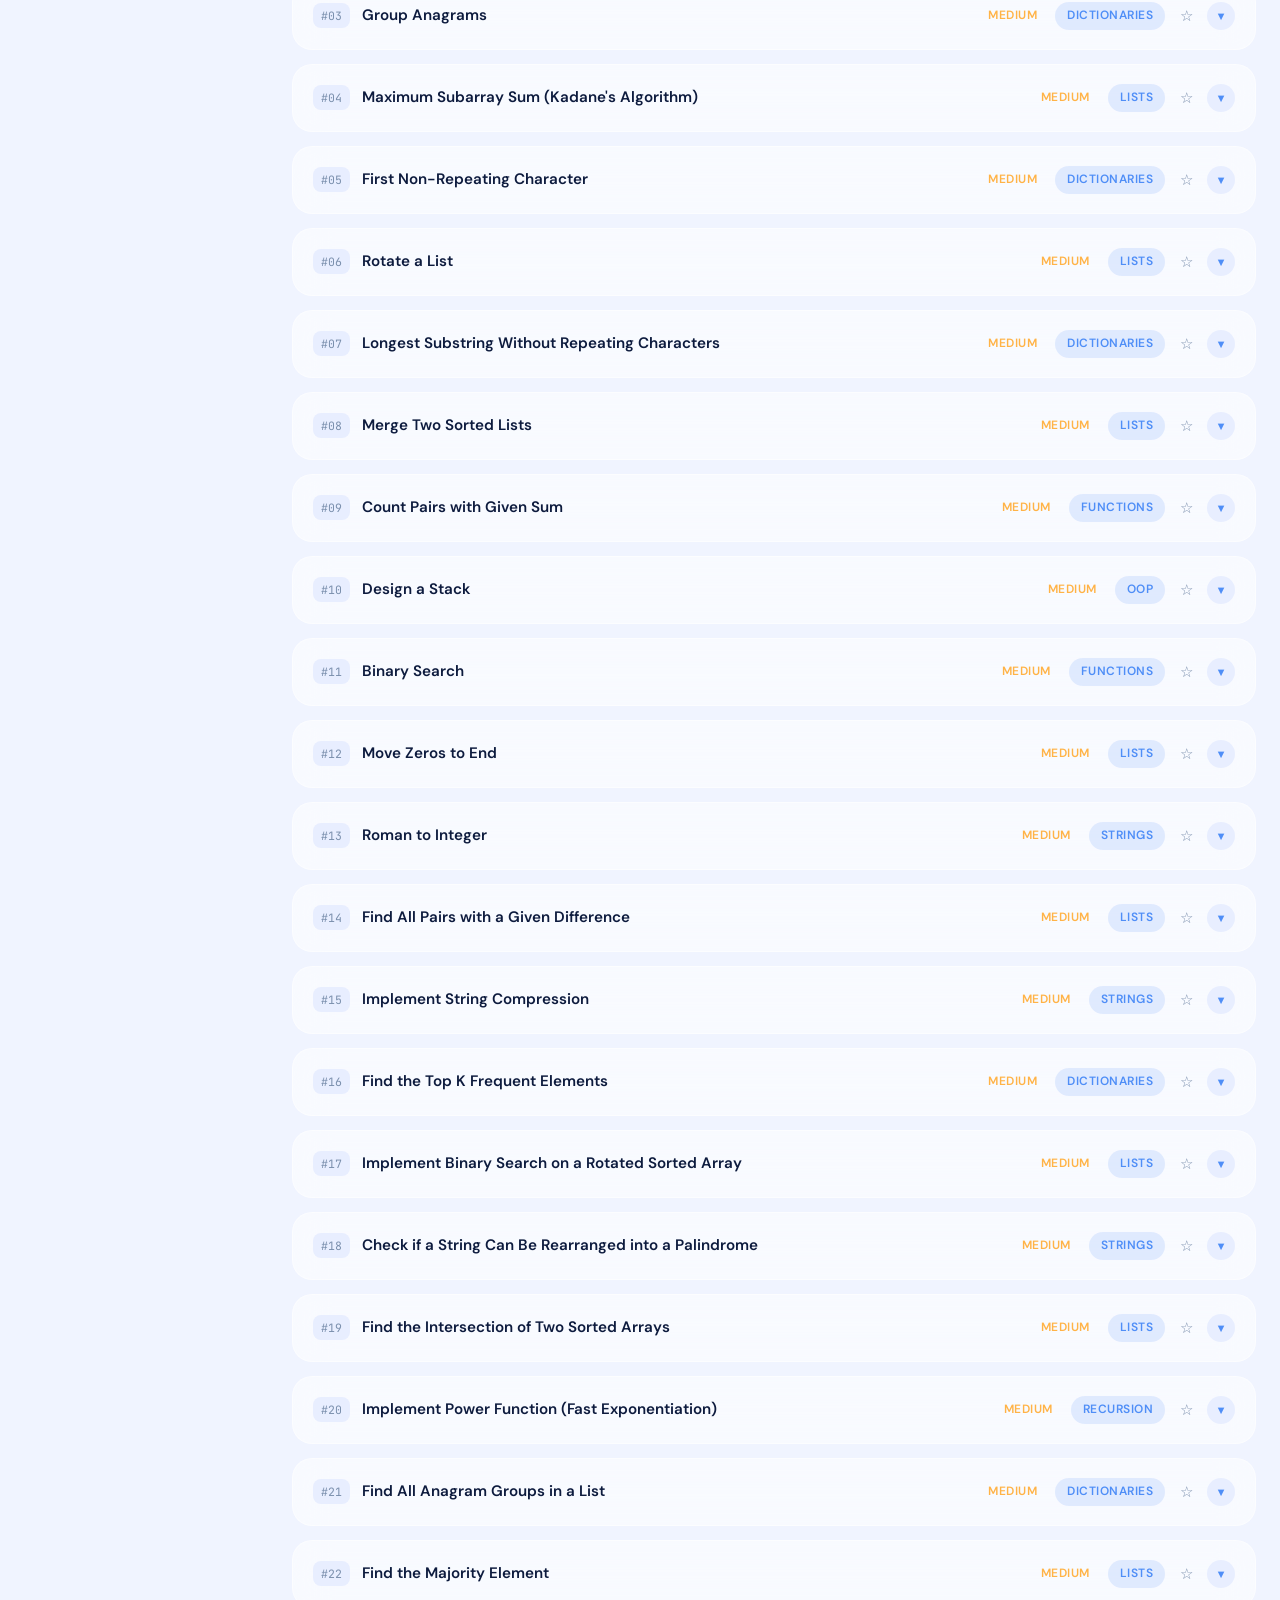
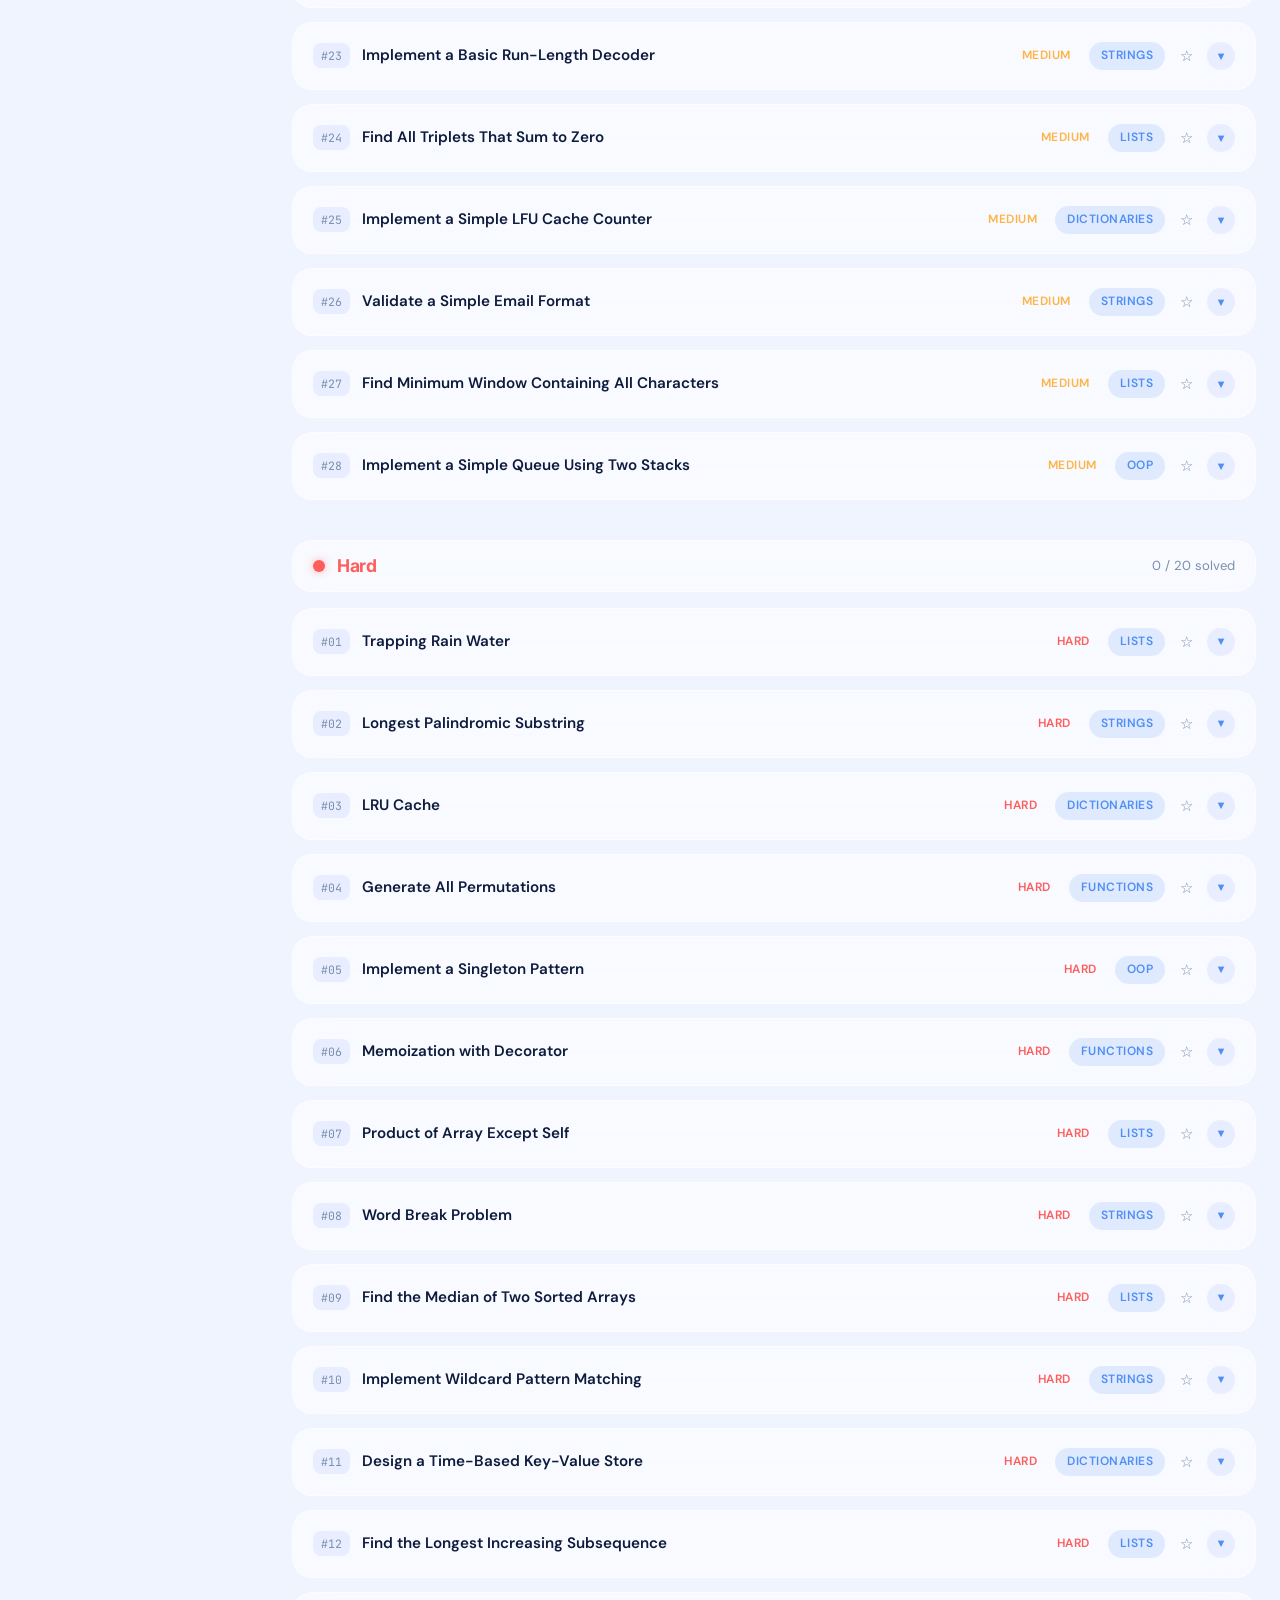
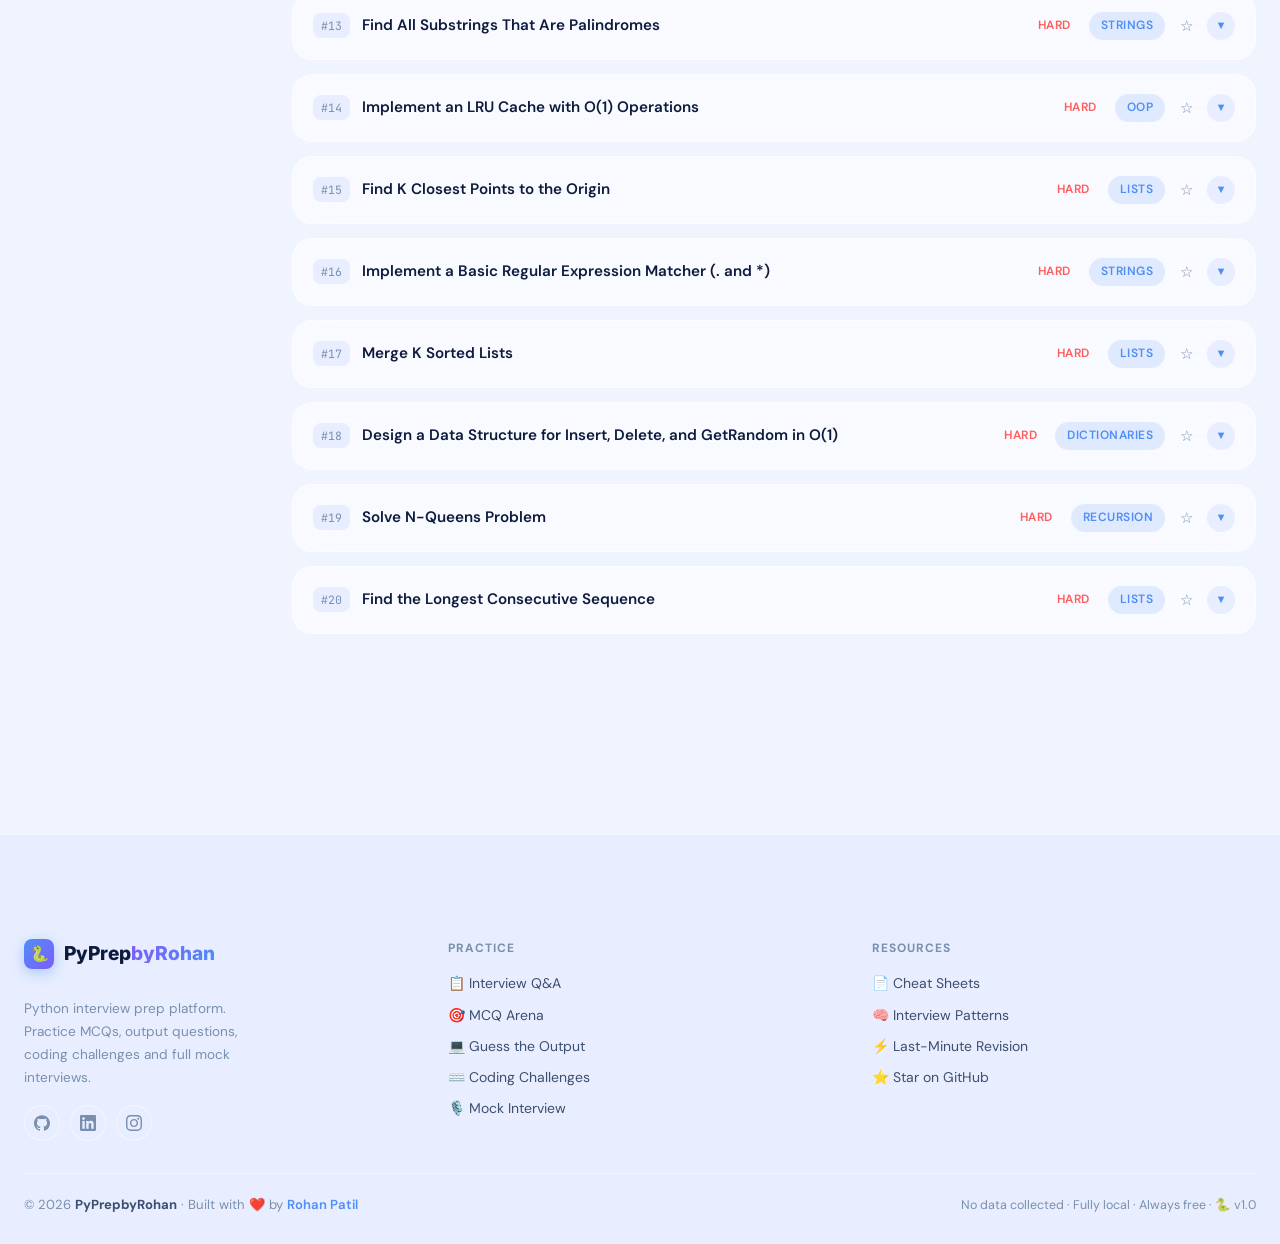
<file: coding.html>
<!DOCTYPE html>
<html lang="en" data-theme="light">
<head>
  <meta charset="UTF-8" />
  <meta name="viewport" content="width=device-width, initial-scale=1.0" />
  <meta name="description" content="Python Coding Challenges - Easy, Medium and Hard interview problems with solutions, complexity analysis and follow-up questions." />
  <title>Coding Challenges - PyPrepbyRohan</title>
  <link rel="icon" href="data:image/svg+xml,%3Csvg xmlns='http://www.w3.org/2000/svg' viewBox='0 0 100 100'%3E%3Crect width='100' height='100' rx='22' fill='%237c5cfc'/%3E%3Cpath fill='white' fill-opacity='0.95' d='M50.5 18c-3.4 0-6.7.3-9.6.8-8.5 1.5-10 4.6-10 10.4v7.6h20v2.5H24c-5.8 0-10.9 3.5-12.5 10.2-1.8 7.6-1.9 12.3 0 20.2 1.4 6 4.7 10.2 10.5 10.2h6.8V69.2c0-6.6 5.7-12.4 12.6-12.4h19.8c5.5 0 10-4.6 10-10.1V29.2c0-5.4-4.6-9.4-10-10.4-3.5-.6-7.1-.9-10.7-.8zM40 24.3c2.1 0 3.8 1.7 3.8 3.8s-1.7 3.8-3.8 3.8-3.8-1.7-3.8-3.8 1.7-3.8 3.8-3.8z'/%3E%3Cpath fill='white' fill-opacity='0.95' d='M73 39.4v7.2c0 6.9-5.9 12.7-12.6 12.7H40.6c-5.4 0-10 4.6-10 10.1v19c0 5.4 4.7 8.6 10 10.1 6.4 1.8 12.4 2.2 19.8 0 5-1.4 10-4.4 10-10.1v-7.6H40.4v-2.5h29.7c5.8 0 8-4 10-10.1 2-6.3 2-12.3 0-20.2-1.4-5.7-4.2-9.9-10-9.9zM63 80.7c2.1 0 3.8 1.7 3.8 3.8s-1.7 3.8-3.8 3.8-3.8-1.7-3.8-3.8 1.7-3.8 3.8-3.8z'/%3E%3C/svg%3E" />
  <link rel="stylesheet" href="css/style.css" />
  <style>
    /* ── Page Hero ─────────────────────────────────────── */
    .page-hero {
      padding: calc(var(--nav-height) + 48px) 0 48px;
      background: var(--bg-secondary);
      border-bottom: 1px solid var(--border-glass);
      position: relative; overflow: hidden;
    }
    .page-hero::before {
      content: '';
      position: absolute; top: -80px; right: -60px;
      width: 500px; height: 500px;
      background: radial-gradient(circle, rgba(255,179,71,0.10) 0%, transparent 65%);
      pointer-events: none;
    }
    .page-hero__inner {
      display: flex; align-items: center;
      justify-content: space-between; gap: 24px; flex-wrap: wrap;
    }

    /* ── Layout ────────────────────────────────────────── */
    .coding-layout {
      display: grid;
      grid-template-columns: 240px 1fr;
      gap: 28px;
      align-items: start;
      padding: 40px 0 80px;
    }

    /* ── Sidebar ───────────────────────────────────────── */
    .sidebar {
      position: sticky;
      top: calc(var(--nav-height) + 16px);
      max-height: calc(100vh - var(--nav-height) - 32px);
      overflow-y: auto;
      scrollbar-width: thin;
    }
    .sidebar__card {
      background: var(--bg-card);
      backdrop-filter: var(--blur-glass);
      -webkit-backdrop-filter: var(--blur-glass);
      border: 1px solid var(--border-glass);
      border-radius: var(--radius-lg);
      padding: 20px;
      margin-bottom: 14px;
    }
    .sidebar__heading {
      font-family: var(--font-display);
      font-size: 0.75rem; font-weight: 700;
      text-transform: uppercase; letter-spacing: 0.08em;
      color: var(--text-muted); margin-bottom: 12px;
      padding-bottom: 10px;
      border-bottom: 1px solid var(--border-glass);
    }
    .filter-btn {
      display: flex; align-items: center; gap: 8px;
      padding: 8px 12px; border-radius: var(--radius-sm);
      background: none; border: none; width: 100%;
      text-align: left; cursor: pointer;
      font-size: 0.85rem; color: var(--text-secondary);
      transition: all var(--transition);
      font-family: var(--font-body);
    }
    .filter-btn:hover  { background: var(--bg-tag); color: var(--brand-primary); }
    .filter-btn.active { background: rgba(79,142,247,0.14); color: var(--brand-primary); font-weight: 600; }
    .filter-btn__count {
      margin-left: auto; font-size: 0.72rem; color: var(--text-muted);
      background: var(--bg-secondary);
      padding: 2px 7px; border-radius: var(--radius-pill);
    }

    /* Progress in sidebar */
    .solved-progress { margin-top: 6px; }
    .solved-row {
      display: flex; align-items: center;
      justify-content: space-between;
      font-size: 0.82rem; margin-bottom: 8px;
    }
    .solved-row span:last-child { font-weight: 700; }

    /* ── Toolbar ───────────────────────────────────────── */
    .toolbar {
      display: flex; gap: 12px;
      align-items: center; margin-bottom: 24px; flex-wrap: wrap;
    }
    .toolbar .search-box { flex: 1; min-width: 220px; }

    /* Difficulty chips */
    .diff-chips { display: flex; gap: 8px; flex-wrap: wrap; }
    .diff-chip {
      padding: 6px 14px; border-radius: var(--radius-pill);
      font-size: 0.8rem; font-weight: 600; cursor: pointer;
      border: 1.5px solid var(--border-glass);
      background: var(--bg-secondary);
      color: var(--text-muted);
      transition: all var(--transition);
    }
    .diff-chip:hover { border-color: var(--brand-primary); }
    .diff-chip.active--all    { background:var(--grad-primary); color:#fff; border-color:transparent; }
    .diff-chip.active--easy   { background:rgba(76,222,154,0.20); color:var(--brand-success); border-color:var(--brand-success); }
    .diff-chip.active--medium { background:rgba(255,179,71,0.20); color:var(--brand-warning); border-color:var(--brand-warning); }
    .diff-chip.active--hard   { background:rgba(255,92,92,0.20);  color:var(--brand-danger);  border-color:var(--brand-danger); }

    /* ── Challenge Card ────────────────────────────────── */
    .challenge-card {
      background: var(--bg-card);
      backdrop-filter: var(--blur-glass);
      -webkit-backdrop-filter: var(--blur-glass);
      border: 1px solid var(--border-glass);
      border-radius: var(--radius-lg);
      margin-bottom: 14px;
      overflow: hidden;
      transition: all var(--transition);
    }
    .challenge-card:hover   { border-color: rgba(255,179,71,0.25); box-shadow: var(--shadow-card); }
    .challenge-card.open    { border-color: rgba(255,179,71,0.35); box-shadow: var(--shadow-hover); }
    .challenge-card.solved  { border-left: 3px solid var(--brand-success); }

    /* Card Header */
    .cc-header {
      display: flex; align-items: center;
      gap: 12px; padding: 18px 20px;
      cursor: pointer; user-select: none;
    }
    .cc-num {
      font-family: var(--font-mono); font-size: 0.72rem;
      color: var(--text-muted); background: var(--bg-secondary);
      padding: 3px 8px; border-radius: var(--radius-sm); flex-shrink: 0;
    }
    .cc-title {
      flex: 1; font-size: 0.95rem; font-weight: 600;
      color: var(--text-primary);
    }
    .cc-badges { display: flex; gap: 6px; align-items: center; flex-shrink: 0; flex-wrap: wrap; }
    .cc-solved-mark {
      font-size: 0.85rem; color: var(--brand-success);
      opacity: 0; transition: opacity var(--transition);
    }
    .challenge-card.solved .cc-solved-mark { opacity: 1; }
    .cc-bookmark {
      width: 30px; height: 30px; border-radius: var(--radius-sm);
      background: none; border: 1px solid transparent;
      display: flex; align-items: center; justify-content: center;
      font-size: 0.95rem; cursor: pointer;
      transition: all var(--transition); color: var(--text-muted);
    }
    .cc-bookmark:hover, .cc-bookmark.active {
      background: rgba(255,179,71,0.12);
      border-color: rgba(255,179,71,0.25);
      color: var(--brand-warning);
    }
    .cc-chevron {
      width: 28px; height: 28px; border-radius: 50%;
      background: var(--bg-secondary);
      display: flex; align-items: center; justify-content: center;
      font-size: 0.7rem; color: var(--brand-primary);
      transition: transform var(--transition); flex-shrink: 0;
    }
    .challenge-card.open .cc-chevron { transform: rotate(180deg); }

    /* Card Body */
    .cc-body {
      max-height: 0; overflow: hidden;
      transition: max-height 0.45s cubic-bezier(0.4,0,0.2,1);
    }
    .challenge-card.open .cc-body { max-height: 3000px; }

    .cc-content {
      padding: 0 20px 24px;
      border-top: 1px solid var(--border-glass);
    }

    /* Tabs */
    .cc-tabs {
      display: flex; gap: 4px;
      margin: 16px 0 14px; flex-wrap: wrap;
    }
    .cc-tab {
      padding: 6px 14px; border-radius: var(--radius-sm);
      font-size: 0.8rem; font-weight: 600; cursor: pointer;
      background: var(--bg-secondary); color: var(--text-muted);
      border: 1px solid transparent; transition: all var(--transition);
    }
    .cc-tab.active {
      background: rgba(255,179,71,0.12);
      color: var(--brand-warning);
      border-color: rgba(255,179,71,0.22);
    }
    .cc-pane { display: none; }
    .cc-pane.active { display: block; }

    /* Problem statement */
    .cc-statement {
      font-size: 0.92rem; color: var(--text-secondary);
      line-height: 1.75; margin-bottom: 16px;
    }
    .cc-io-grid {
      display: grid; grid-template-columns: 1fr 1fr;
      gap: 12px; margin-bottom: 16px;
    }
    .cc-io-box {
      padding: 14px 16px; border-radius: var(--radius-md);
      background: var(--bg-secondary); border: 1px solid var(--border-glass);
    }
    .cc-io-label {
      font-size: 0.72rem; font-weight: 700;
      text-transform: uppercase; letter-spacing: 0.06em;
      color: var(--text-muted); margin-bottom: 6px;
    }
    .cc-io-val {
      font-family: var(--font-mono); font-size: 0.83rem;
      color: var(--text-primary);
    }

    /* Code blocks */
    .cc-code {
      background: #0a0f1e;
      border: 1px solid rgba(255,179,71,0.15);
      border-radius: var(--radius-md);
      padding: 20px 22px;
      font-family: var(--font-mono);
      font-size: 0.83rem;
      color: #c9d8ff;
      line-height: 1.75;
      overflow-x: auto;
      position: relative;
      white-space: pre;
      margin-bottom: 12px;
    }
    [data-theme="light"] .cc-code { background: #03080f; }

    .cc-copy-btn {
      position: absolute; top: 10px; right: 10px;
      padding: 4px 12px;
      background: rgba(255,179,71,0.12);
      border: 1px solid rgba(255,179,71,0.20);
      border-radius: var(--radius-sm);
      color: var(--brand-warning);
      font-size: 0.72rem; font-weight: 600;
      cursor: pointer; transition: all var(--transition);
    }
    .cc-copy-btn:hover { background: rgba(255,179,71,0.22); }

    /* Complexity box */
    .complexity-box {
      padding: 14px 18px; border-radius: var(--radius-md);
      background: rgba(79,142,247,0.07);
      border: 1px solid rgba(79,142,247,0.15);
      font-size: 0.875rem; color: var(--text-secondary);
      line-height: 1.7; margin-bottom: 14px;
      white-space: pre-line;
    }

    /* Follow-ups */
    .followup-list {
      padding: 14px 16px; border-radius: var(--radius-md);
      background: var(--bg-secondary); border: 1px solid var(--border-glass);
    }
    .followup-list__title {
      font-size: 0.75rem; font-weight: 700;
      text-transform: uppercase; letter-spacing: 0.06em;
      color: var(--text-muted); margin-bottom: 10px;
    }
    .followup-item {
      display: flex; gap: 8px; align-items: flex-start;
      font-size: 0.85rem; color: var(--brand-primary);
      padding: 5px 0; border-bottom: 1px solid var(--border-glass);
    }
    .followup-item:last-child { border-bottom: none; }
    .followup-item::before { content: '→'; color: var(--text-muted); flex-shrink: 0; }

    /* Solve button */
    .cc-solve-btn {
      display: inline-flex; align-items: center; gap: 6px;
      padding: 8px 18px; border-radius: var(--radius-md);
      font-size: 0.82rem; font-weight: 600;
      background: rgba(76,222,154,0.12);
      border: 1.5px solid rgba(76,222,154,0.25);
      color: var(--brand-success);
      cursor: pointer; transition: all var(--transition);
      margin-top: 14px;
    }
    .cc-solve-btn:hover {
      background: rgba(76,222,154,0.22);
      border-color: var(--brand-success);
    }
    .cc-solve-btn.solved {
      background: var(--brand-success);
      border-color: var(--brand-success);
      color: #fff;
    }

    /* ── Difficulty Section Header ──────────────────────── */
    .diff-section { margin-bottom: 40px; scroll-margin-top: calc(var(--nav-height) + 20px); }
    .diff-section__header {
      display: flex; align-items: center; gap: 12px;
      margin-bottom: 16px; padding: 14px 20px;
      border-radius: var(--radius-lg);
      background: var(--bg-card);
      backdrop-filter: var(--blur-glass);
      -webkit-backdrop-filter: var(--blur-glass);
      border: 1px solid var(--border-glass);
      position: sticky; top: calc(var(--nav-height) + 8px); z-index: 10;
    }
    .diff-section__dot {
      width: 12px; height: 12px; border-radius: 50%;
    }

    /* ── Empty State ───────────────────────────────────── */
    .empty-state {
      text-align: center; padding: 60px 20px; color: var(--text-muted);
    }
    .empty-state__icon { font-size: 3rem; margin-bottom: 16px; }

    /* ── Responsive ────────────────────────────────────── */
    @media (max-width: 900px) {
      .coding-layout { grid-template-columns: 1fr; }
      .sidebar { position: static; max-height: none; }
      .diff-section__header { position: static; }
      .cc-io-grid { grid-template-columns: 1fr; }
    }
    @media (max-width: 600px) {
      .cc-badges .badge { display: none; }
    }
  </style>
</head>

<body>

<!-- ── Navbar ──────────────────────────────────────────────── -->
<nav class="navbar">
  <div class="container">
    <div class="navbar__inner">
      <a href="index.html" class="navbar__logo">
        <div class="navbar__logo-icon">🐍</div>
        <span class="navbar__logo-text"><span class="logo-main">PyPrep</span><span class="logo-by">byRohan</span></span>
      </a>
      <nav class="navbar__nav">
        <a href="questions.html"  class="navbar__link">Interview Q&A</a>
        <a href="mcq.html"        class="navbar__link">MCQ Arena</a>
        <a href="output.html"     class="navbar__link">Guess Output</a>
        <a href="coding.html"     class="navbar__link active">Coding</a>
        <a href="mock.html"       class="navbar__link">Mock Interview</a>
        <a href="cheatsheet.html" class="navbar__link">Cheat Sheets</a>
        <a href="patterns.html"   class="navbar__link">Patterns</a>
        <a href="revision.html"   class="navbar__link">Revision</a>
      </nav>
      <div class="navbar__actions">
                <button class="global-search-btn" title="Search (Ctrl+K)">🔍 <span>Search</span> <kbd>Ctrl K</kbd></button>
        <span class="xp-badge">🌱 Beginner</span>
        <button class="theme-toggle" title="Toggle Theme">🌙</button>
        <button class="hamburger" aria-label="Toggle menu" aria-expanded="false">
          <span></span><span></span><span></span>
        </button>
      </div>
    </div>
  </div>
</nav>

<div class="mobile-nav">
  <a href="questions.html"  class="navbar__link">📋 Interview Q&A</a>
  <a href="mcq.html"        class="navbar__link">🎯 MCQ Arena</a>
  <a href="output.html"     class="navbar__link">💻 Guess Output</a>
  <a href="coding.html"     class="navbar__link">⌨️ Coding Challenges</a>
  <a href="mock.html"       class="navbar__link">🎙️ Mock Interview</a>
  <a href="cheatsheet.html" class="navbar__link">📄 Cheat Sheets</a>
  <a href="patterns.html"   class="navbar__link">🧠 Interview Patterns</a>
  <a href="revision.html"   class="navbar__link">⚡ Last-Minute Revision</a>
</div>

<!-- ── Page Hero ────────────────────────────────────────────── -->
<div class="page-hero">
  <div class="container">
    <div class="page-hero__inner">
      <div>
        <div class="section-header__eyebrow" style="margin-bottom:12px;">⌨️ Coding Challenges</div>
        <h1 style="margin-bottom:8px;">Python Interview Problems</h1>
        <p style="max-width:560px;">
          Real interview coding problems - Easy, Medium &amp; Hard. Each problem includes
          a solution, alternative approach, complexity analysis, and follow-up questions.
        </p>
      </div>
      <div style="display:flex;gap:14px;flex-wrap:wrap;">
        <div style="text-align:center;padding:14px 22px;border-radius:var(--radius-lg);background:var(--bg-card);backdrop-filter:var(--blur-glass);border:1px solid var(--border-glass);">
          <div style="font-family:var(--font-display);font-size:1.8rem;font-weight:800;color:var(--brand-success);" id="hero-easy">...</div>
          <div class="text-muted" style="font-size:0.78rem;">Easy</div>
        </div>
        <div style="text-align:center;padding:14px 22px;border-radius:var(--radius-lg);background:var(--bg-card);backdrop-filter:var(--blur-glass);border:1px solid var(--border-glass);">
          <div style="font-family:var(--font-display);font-size:1.8rem;font-weight:800;color:var(--brand-warning);" id="hero-medium">...</div>
          <div class="text-muted" style="font-size:0.78rem;">Medium</div>
        </div>
        <div style="text-align:center;padding:14px 22px;border-radius:var(--radius-lg);background:var(--bg-card);backdrop-filter:var(--blur-glass);border:1px solid var(--border-glass);">
          <div style="font-family:var(--font-display);font-size:1.8rem;font-weight:800;color:var(--brand-danger);" id="hero-hard">...</div>
          <div class="text-muted" style="font-size:0.78rem;">Hard</div>
        </div>
        <div style="text-align:center;padding:14px 22px;border-radius:var(--radius-lg);background:var(--bg-card);backdrop-filter:var(--blur-glass);border:1px solid var(--border-glass);">
          <div style="font-family:var(--font-display);font-size:1.8rem;font-weight:800;color:var(--brand-accent);" id="hero-solved">0</div>
          <div class="text-muted" style="font-size:0.78rem;">Solved</div>
        </div>
      </div>
    </div>
  </div>
</div>

<!-- ── Main Content ──────────────────────────────────────────── -->
<div class="container" style="padding-top:calc(var(--nav-height) + 32px);">
  <div class="coding-layout">

    <!-- ── Sidebar ─────────────────────────────────────────── -->
    <aside class="sidebar">

      <!-- Difficulty Filter -->
      <div class="sidebar__card">
        <div class="sidebar__heading">🏋️ Difficulty</div>
        <div style="display:flex;flex-direction:column;gap:4px;">
          <button class="filter-btn active" data-diff="all">
            All <span class="filter-btn__count" id="cnt-all">0</span>
          </button>
          <button class="filter-btn" data-diff="easy">
            <span style="color:var(--brand-success);">●</span> Easy
            <span class="filter-btn__count" id="cnt-easy">0</span>
          </button>
          <button class="filter-btn" data-diff="medium">
            <span style="color:var(--brand-warning);">●</span> Medium
            <span class="filter-btn__count" id="cnt-medium">0</span>
          </button>
          <button class="filter-btn" data-diff="hard">
            <span style="color:var(--brand-danger);">●</span> Hard
            <span class="filter-btn__count" id="cnt-hard">0</span>
          </button>
        </div>
      </div>

      <!-- Topic Filter -->
      <div class="sidebar__card">
        <div class="sidebar__heading">📌 Topic</div>
        <div id="topic-filter-list" style="display:flex;flex-direction:column;gap:4px;"></div>
      </div>

      <!-- Progress -->
      <div class="sidebar__card">
        <div class="sidebar__heading">📈 Your Progress</div>
        <div class="solved-progress">
          <div class="solved-row">
            <span style="color:var(--brand-success);">Easy Solved</span>
            <span id="sb-easy-solved">0 / 0</span>
          </div>
          <div class="progress-bar" style="margin-bottom:10px;">
            <div class="progress-bar__fill" id="pb-easy" style="width:0%;background:var(--brand-success);"></div>
          </div>
          <div class="solved-row">
            <span style="color:var(--brand-warning);">Medium Solved</span>
            <span id="sb-med-solved">0 / 0</span>
          </div>
          <div class="progress-bar" style="margin-bottom:10px;">
            <div class="progress-bar__fill" id="pb-med" style="width:0%;background:var(--brand-warning);"></div>
          </div>
          <div class="solved-row">
            <span style="color:var(--brand-danger);">Hard Solved</span>
            <span id="sb-hard-solved">0 / 0</span>
          </div>
          <div class="progress-bar">
            <div class="progress-bar__fill" id="pb-hard" style="width:0%;background:var(--brand-danger);"></div>
          </div>
        </div>
        <button class="btn btn--outline btn--sm btn--full" id="reset-solved-btn" style="margin-top:14px;">Reset Progress</button>
      </div>

    </aside>

    <!-- ── Main Panel ──────────────────────────────────────── -->
    <main>

      <!-- Toolbar -->
      <div class="toolbar">
        <div class="search-box">
          <span class="search-box__icon">🔍</span>
          <input type="text" id="search-input" placeholder="Search problems, topics, keywords…" autocomplete="off" />
        </div>
        <button class="btn btn--outline btn--sm" id="bookmarks-btn">🔖 Bookmarks</button>
        <button class="btn btn--outline btn--sm" id="unsolved-btn">🔴 Unsolved Only</button>
        <button class="btn btn--outline btn--sm" id="clear-btn" style="display:none;">✕ Clear</button>
      </div>

      <!-- Results info -->
      <div id="results-info" style="font-size:0.85rem;color:var(--text-muted);margin-bottom:16px;"></div>

      <!-- Challenges Container -->
      <div id="challenges-container">
        <div class="empty-state">
          <div class="empty-state__icon">⏳</div>
          <h4>Loading challenges…</h4>
        </div>
      </div>

    </main>
  </div>
</div>

<!-- ── Footer ────────────────────────────────────────────────── -->
<footer class="footer" aria-label="Footer">
  <div class="container">
    <div style="display:grid;grid-template-columns:1fr 1fr 1fr;gap:40px;padding:48px 0 32px;border-bottom:1px solid var(--border-glass);flex-wrap:wrap;">

      <!-- Brand col -->
      <div>
        <a href="index.html" class="navbar__logo" style="text-decoration:none;margin-bottom:16px;display:inline-flex;">
          <div class="navbar__logo-icon">🐍</div>
          <span class="navbar__logo-text"><span class="logo-main">PyPrep</span><span class="logo-by">byRohan</span></span>
        </a>
        <p style="font-size:0.85rem;color:var(--text-muted);line-height:1.7;margin-top:12px;max-width:220px;">Python interview prep platform. Practice MCQs, output questions, coding challenges and full mock interviews.</p>
        <div style="display:flex;gap:10px;margin-top:16px;">
          <a href="https://github.com/RohanPatil01" target="_blank" rel="noopener" title="GitHub" class="footer-social footer-social--github">
            <svg width="16" height="16" viewBox="0 0 24 24" fill="currentColor"><path d="M12 .297c-6.63 0-12 5.373-12 12 0 5.303 3.438 9.8 8.205 11.385.6.113.82-.258.82-.577 0-.285-.01-1.04-.015-2.04-3.338.724-4.042-1.61-4.042-1.61C4.422 18.07 3.633 17.7 3.633 17.7c-1.087-.744.084-.729.084-.729 1.205.084 1.838 1.236 1.838 1.236 1.07 1.835 2.809 1.305 3.495.998.108-.776.417-1.305.76-1.605-2.665-.3-5.466-1.332-5.466-5.93 0-1.31.465-2.38 1.235-3.22-.135-.303-.54-1.523.105-3.176 0 0 1.005-.322 3.3 1.23.96-.267 1.98-.399 3-.405 1.02.006 2.04.138 3 .405 2.28-1.552 3.285-1.23 3.285-1.23.645 1.653.24 2.873.12 3.176.765.84 1.23 1.91 1.23 3.22 0 4.61-2.805 5.625-5.475 5.92.42.36.81 1.096.81 2.22 0 1.606-.015 2.896-.015 3.286 0 .315.21.69.825.57C20.565 22.092 24 17.592 24 12.297c0-6.627-5.373-12-12-12"/></svg>
          </a>
          <a href="https://www.linkedin.com/in/rohanpatil01/" target="_blank" rel="noopener" title="LinkedIn" class="footer-social footer-social--linkedin">
            <svg width="16" height="16" viewBox="0 0 24 24" fill="currentColor"><path d="M20.447 20.452h-3.554v-5.569c0-1.328-.027-3.037-1.852-3.037-1.853 0-2.136 1.445-2.136 2.939v5.667H9.351V9h3.414v1.561h.046c.477-.9 1.637-1.85 3.37-1.85 3.601 0 4.267 2.37 4.267 5.455v6.286zM5.337 7.433c-1.144 0-2.063-.926-2.063-2.065 0-1.138.92-2.063 2.063-2.063 1.14 0 2.064.925 2.064 2.063 0 1.139-.925 2.065-2.064 2.065zm1.782 13.019H3.555V9h3.564v11.452zM22.225 0H1.771C.792 0 0 .774 0 1.729v20.542C0 23.227.792 24 1.771 24h20.451C23.2 24 24 23.227 24 22.271V1.729C24 .774 23.2 0 22.222 0h.003z"/></svg>
          </a>
          <a href="https://www.instagram.com/rohanjpatil01" target="_blank" rel="noopener" title="Instagram" class="footer-social footer-social--instagram">
            <svg width="16" height="16" viewBox="0 0 24 24" fill="currentColor"><path d="M12 2.163c3.204 0 3.584.012 4.85.07 3.252.148 4.771 1.691 4.919 4.919.058 1.265.069 1.645.069 4.849 0 3.205-.012 3.584-.069 4.849-.149 3.225-1.664 4.771-4.919 4.919-1.266.058-1.644.07-4.85.07-3.204 0-3.584-.012-4.849-.07-3.26-.149-4.771-1.699-4.919-4.92-.058-1.265-.07-1.644-.07-4.849 0-3.204.013-3.583.07-4.849.149-3.227 1.664-4.771 4.919-4.919 1.266-.057 1.645-.069 4.849-.069zm0-2.163c-3.259 0-3.667.014-4.947.072-4.358.2-6.78 2.618-6.98 6.98-.059 1.281-.073 1.689-.073 4.948 0 3.259.014 3.668.072 4.948.2 4.358 2.618 6.78 6.98 6.98 1.281.058 1.689.072 4.948.072 3.259 0 3.668-.014 4.948-.072 4.354-.2 6.782-2.618 6.979-6.98.059-1.28.073-1.689.073-4.948 0-3.259-.014-3.667-.072-4.947-.196-4.354-2.617-6.78-6.979-6.98-1.281-.059-1.69-.073-4.949-.073zm0 5.838c-3.403 0-6.162 2.759-6.162 6.162s2.759 6.163 6.162 6.163 6.162-2.759 6.162-6.163c0-3.403-2.759-6.162-6.162-6.162zm0 10.162c-2.209 0-4-1.79-4-4 0-2.209 1.791-4 4-4s4 1.791 4 4c0 2.21-1.791 4-4 4zm6.406-11.845c-.796 0-1.441.645-1.441 1.44s.645 1.44 1.441 1.44c.795 0 1.439-.645 1.439-1.44s-.644-1.44-1.439-1.44z"/></svg>
          </a>
        </div>
      </div>

      <!-- Practice col -->
      <div>
        <div style="font-size:0.75rem;font-weight:700;text-transform:uppercase;letter-spacing:0.08em;color:var(--text-muted);margin-bottom:14px;">Practice</div>
        <div style="display:flex;flex-direction:column;gap:8px;">
          <a href="questions.html" style="font-size:0.875rem;color:var(--text-secondary);text-decoration:none;transition:color 0.2s;" onmouseover="this.style.color='var(--brand-primary)'" onmouseout="this.style.color='var(--text-secondary)'">📋 Interview Q&amp;A</a>
          <a href="mcq.html"       style="font-size:0.875rem;color:var(--text-secondary);text-decoration:none;transition:color 0.2s;" onmouseover="this.style.color='var(--brand-primary)'" onmouseout="this.style.color='var(--text-secondary)'">🎯 MCQ Arena</a>
          <a href="output.html"    style="font-size:0.875rem;color:var(--text-secondary);text-decoration:none;transition:color 0.2s;" onmouseover="this.style.color='var(--brand-primary)'" onmouseout="this.style.color='var(--text-secondary)'">💻 Guess the Output</a>
          <a href="coding.html"    style="font-size:0.875rem;color:var(--text-secondary);text-decoration:none;transition:color 0.2s;" onmouseover="this.style.color='var(--brand-primary)'" onmouseout="this.style.color='var(--text-secondary)'">⌨️ Coding Challenges</a>
          <a href="mock.html"      style="font-size:0.875rem;color:var(--text-secondary);text-decoration:none;transition:color 0.2s;" onmouseover="this.style.color='var(--brand-primary)'" onmouseout="this.style.color='var(--text-secondary)'">🎙️ Mock Interview</a>
        </div>
      </div>

      <!-- Resources col -->
      <div>
        <div style="font-size:0.75rem;font-weight:700;text-transform:uppercase;letter-spacing:0.08em;color:var(--text-muted);margin-bottom:14px;">Resources</div>
        <div style="display:flex;flex-direction:column;gap:8px;">
          <a href="cheatsheet.html" style="font-size:0.875rem;color:var(--text-secondary);text-decoration:none;transition:color 0.2s;" onmouseover="this.style.color='var(--brand-primary)'" onmouseout="this.style.color='var(--text-secondary)'">📄 Cheat Sheets</a>
          <a href="patterns.html"   style="font-size:0.875rem;color:var(--text-secondary);text-decoration:none;transition:color 0.2s;" onmouseover="this.style.color='var(--brand-primary)'" onmouseout="this.style.color='var(--text-secondary)'">🧠 Interview Patterns</a>
          <a href="revision.html"   style="font-size:0.875rem;color:var(--text-secondary);text-decoration:none;transition:color 0.2s;" onmouseover="this.style.color='var(--brand-primary)'" onmouseout="this.style.color='var(--text-secondary)'">⚡ Last-Minute Revision</a>
          <a href="https://github.com/RohanPatil01" target="_blank" rel="noopener" style="font-size:0.875rem;color:var(--text-secondary);text-decoration:none;transition:color 0.2s;" onmouseover="this.style.color='var(--brand-primary)'" onmouseout="this.style.color='var(--text-secondary)'">⭐ Star on GitHub</a>
        </div>
      </div>

    </div>

    <!-- Bottom bar -->
    <div class="footer__bottom" style="padding-top:20px;border-top:none;">
      <p style="font-size:0.82rem;color:var(--text-muted);">© 2026 <strong style="color:var(--text-secondary);">PyPrepbyRohan</strong> · Built with ❤️ by <a href="https://github.com/RohanPatil01" target="_blank" rel="noopener" style="color:var(--brand-primary);font-weight:600;">Rohan Patil</a></p>
      <p style="font-size:0.78rem;color:var(--text-muted);">No data collected · Fully local · Always free · 🐍 v1.0</p>
    </div>
  </div>
</footer>

<button class="scroll-top" aria-label="Scroll to top">↑</button>
<script src="js/main.js"></script>
<script src="js/features.js"></script>
<script>
'use strict';

/* ═══════════════════════════════════════════════════════════════
   Coding Challenges Page
   ═══════════════════════════════════════════════════════════════ */

let allChallenges  = [];
let solvedSet      = new Set();
let activeDiff     = 'all';
let activeTopic    = 'all';
let searchQuery    = '';
let bookmarksOnly  = false;
let unsolvedOnly   = false;

const SOLVED_KEY   = 'pyprep_solved';
const DIFF_META = {
  easy:   { label:'Easy',   color:'var(--brand-success)', dot:'#4cde9a' },
  medium: { label:'Medium', color:'var(--brand-warning)', dot:'#ffb347' },
  hard:   { label:'Hard',   color:'var(--brand-danger)',  dot:'#ff5c5c' }
};
const TOPIC_LABELS = {
  strings:'Strings', lists:'Lists', dictionaries:'Dictionaries',
  functions:'Functions', oop:'OOP', loops:'Loops', misc:'Miscellaneous'
};

// ── Load Solved Set ───────────────────────────────────────────
function loadSolved() {
  try { solvedSet = new Set(JSON.parse(localStorage.getItem(SOLVED_KEY)) || []); }
  catch { solvedSet = new Set(); }
}
function saveSolved() {
  localStorage.setItem(SOLVED_KEY, JSON.stringify([...solvedSet]));
}
function toggleSolved(id) {
  solvedSet.has(id) ? solvedSet.delete(id) : solvedSet.add(id);
  saveSolved();
}

// ── Fetch Data ────────────────────────────────────────────────
function loadData() {
  const data = {"meta":{"total":75,"version":"1.0"},"challenges":[{"id":"cc_e01","difficulty":"easy","topic":"strings","title":"Reverse a String","statement":"Write a function that takes a string and returns it reversed.","input":"s = 'hello'","output":"'olleh'","solution":"def reverse_string(s):\n    return s[::-1]\n\n# Test\nprint(reverse_string('hello'))  # olleh","alt_solution":"def reverse_string(s):\n    return ''.join(reversed(s))\n\n# Or using a loop:\ndef reverse_string_loop(s):\n    result = ''\n    for char in s:\n        result = char + result\n    return result","complexity":"Time: O(n): must visit each character once.\nSpace: O(n): new string of same length is created.","followups":["How would you reverse only the words in a sentence?","Can you reverse a string in-place? (Not in Python: strings are immutable)","What is the time complexity of string concatenation in a loop?"]},{"id":"cc_e02","difficulty":"easy","topic":"strings","title":"Check Palindrome","statement":"Write a function that returns True if a string is a palindrome (reads the same forwards and backwards), ignoring case and non-alphanumeric characters.","input":"s = 'A man a plan a canal Panama'","output":"True","solution":"def is_palindrome(s):\n    cleaned = ''.join(c.lower() for c in s if c.isalnum())\n    return cleaned == cleaned[::-1]\n\nprint(is_palindrome('A man a plan a canal Panama'))  # True\nprint(is_palindrome('hello'))                        # False","alt_solution":"def is_palindrome(s):\n    cleaned = ''.join(c.lower() for c in s if c.isalnum())\n    left, right = 0, len(cleaned) - 1\n    while left < right:\n        if cleaned[left] != cleaned[right]:\n            return False\n        left += 1\n        right -= 1\n    return True","complexity":"Time: O(n): one pass to clean, one to compare.\nSpace: O(n): cleaned string.","followups":["How do you check if a number is a palindrome?","What if you cannot use extra space?","How would you find all palindromic substrings?"]},{"id":"cc_e03","difficulty":"easy","topic":"strings","title":"Count Vowels","statement":"Write a function that counts the number of vowels (a, e, i, o, u) in a given string, case-insensitive.","input":"s = 'Hello World'","output":"3","solution":"def count_vowels(s):\n    return sum(1 for c in s.lower() if c in 'aeiou')\n\nprint(count_vowels('Hello World'))  # 3","alt_solution":"def count_vowels(s):\n    vowels = set('aeiouAEIOU')\n    return len([c for c in s if c in vowels])","complexity":"Time: O(n): one pass through the string.\nSpace: O(1): constant size vowel set.","followups":["How would you count consonants instead?","Can you do it without a loop using regex?","How would you return the vowel characters instead of just the count?"]},{"id":"cc_e04","difficulty":"easy","topic":"strings","title":"Check Anagram","statement":"Write a function that checks if two strings are anagrams of each other (same characters, different order). Ignore case and spaces.","input":"s1 = 'listen', s2 = 'silent'","output":"True","solution":"def is_anagram(s1, s2):\n    s1 = s1.replace(' ', '').lower()\n    s2 = s2.replace(' ', '').lower()\n    return sorted(s1) == sorted(s2)\n\nprint(is_anagram('listen', 'silent'))  # True\nprint(is_anagram('hello', 'world'))   # False","alt_solution":"from collections import Counter\n\ndef is_anagram(s1, s2):\n    s1 = s1.replace(' ', '').lower()\n    s2 = s2.replace(' ', '').lower()\n    return Counter(s1) == Counter(s2)","complexity":"Sort approach - Time: O(n log n). Counter approach - Time: O(n), Space: O(k) where k = unique chars.","followups":["Which approach is better for very large strings?","How would you find all anagram groups in a list of words?","What if you had to find anagrams in a large text file?"]},{"id":"cc_e05","difficulty":"easy","topic":"lists","title":"Find Maximum in a List","statement":"Write a function that returns the maximum value in a list without using the built-in max() function.","input":"lst = [3, 1, 7, 2, 9, 4]","output":"9","solution":"def find_max(lst):\n    if not lst:\n        return None\n    maximum = lst[0]\n    for num in lst[1:]:\n        if num > maximum:\n            maximum = num\n    return maximum\n\nprint(find_max([3, 1, 7, 2, 9, 4]))  # 9","alt_solution":"import functools\n\ndef find_max(lst):\n    return functools.reduce(lambda a, b: a if a > b else b, lst)","complexity":"Time: O(n): single pass.\nSpace: O(1): only one variable stored.","followups":["How do you find the second largest element?","How would you find the max in a 2D list?","What if the list contains None values?"]},{"id":"cc_e06","difficulty":"easy","topic":"lists","title":"Remove Duplicates from a List","statement":"Write a function that removes duplicates from a list while preserving the original order.","input":"lst = [1, 2, 2, 3, 4, 3, 5]","output":"[1, 2, 3, 4, 5]","solution":"def remove_duplicates(lst):\n    seen = set()\n    result = []\n    for item in lst:\n        if item not in seen:\n            seen.add(item)\n            result.append(item)\n    return result\n\nprint(remove_duplicates([1, 2, 2, 3, 4, 3, 5]))  # [1, 2, 3, 4, 5]","alt_solution":"def remove_duplicates(lst):\n    return list(dict.fromkeys(lst))\n\n# dict.fromkeys preserves insertion order (Python 3.7+)\n# Simple but loses info about which were duplicates","complexity":"Time: O(n): one pass, set lookups are O(1).\nSpace: O(n): seen set + result list.","followups":["Why doesn't list(set(lst)) preserve order?","What is dict.fromkeys() and how does it work?","How would you remove duplicates from a list of dicts?"]},{"id":"cc_e07","difficulty":"easy","topic":"lists","title":"Flatten a Nested List","statement":"Write a function that flattens a one-level nested list (list of lists) into a single flat list.","input":"lst = [[1, 2], [3, 4], [5]]","output":"[1, 2, 3, 4, 5]","solution":"def flatten(lst):\n    return [item for sublist in lst for item in sublist]\n\nprint(flatten([[1, 2], [3, 4], [5]]))  # [1, 2, 3, 4, 5]","alt_solution":"import itertools\n\ndef flatten(lst):\n    return list(itertools.chain.from_iterable(lst))\n\n# Or using sum():\ndef flatten_sum(lst):\n    return sum(lst, [])","complexity":"Time: O(n) where n = total elements.\nSpace: O(n): new flat list.","followups":["How would you flatten a deeply nested list (arbitrary depth)?","What is itertools.chain.from_iterable()?","How does sum(lst, []) work for flattening?"]},{"id":"cc_e08","difficulty":"easy","topic":"lists","title":"Two Sum","statement":"Given a list of integers and a target, return the indices of the two numbers that add up to the target. Assume exactly one solution exists.","input":"nums = [2, 7, 11, 15], target = 9","output":"[0, 1]","solution":"def two_sum(nums, target):\n    seen = {}  # value -> index\n    for i, num in enumerate(nums):\n        complement = target - num\n        if complement in seen:\n            return [seen[complement], i]\n        seen[num] = i\n    return []\n\nprint(two_sum([2, 7, 11, 15], 9))  # [0, 1]","alt_solution":"# Brute force O(n²): for reference only:\ndef two_sum_brute(nums, target):\n    for i in range(len(nums)):\n        for j in range(i+1, len(nums)):\n            if nums[i] + nums[j] == target:\n                return [i, j]","complexity":"Hash map approach - Time: O(n), Space: O(n).\nBrute force - Time: O(n²), Space: O(1). Hash map is optimal.","followups":["What if multiple solutions exist?","How would you solve Three Sum?","What if the array is sorted: can you do better on space?"]},{"id":"cc_e09","difficulty":"easy","topic":"dictionaries","title":"Word Frequency Counter","statement":"Write a function that takes a string and returns a dictionary of each word's frequency count.","input":"text = 'the cat sat on the mat the cat'","output":"{'the': 3, 'cat': 2, 'sat': 1, 'on': 1, 'mat': 1}","solution":"def word_frequency(text):\n    freq = {}\n    for word in text.split():\n        freq[word] = freq.get(word, 0) + 1\n    return freq\n\nprint(word_frequency('the cat sat on the mat the cat'))","alt_solution":"from collections import Counter\n\ndef word_frequency(text):\n    return dict(Counter(text.split()))\n\n# Counter is the Pythonic way for frequency counting","complexity":"Time: O(n): one pass.\nSpace: O(k): k = unique words.","followups":["How do you find the top 3 most frequent words?","What is collections.Counter?","How do you make this case-insensitive and ignore punctuation?"]},{"id":"cc_e10","difficulty":"easy","topic":"functions","title":"FizzBuzz","statement":"Write a function that prints numbers from 1 to n. For multiples of 3 print 'Fizz', for multiples of 5 print 'Buzz', for multiples of both print 'FizzBuzz'.","input":"n = 15","output":"1 2 Fizz 4 Buzz Fizz 7 8 Fizz Buzz 11 Fizz 13 14 FizzBuzz","solution":"def fizzbuzz(n):\n    for i in range(1, n + 1):\n        if i % 15 == 0:\n            print('FizzBuzz')\n        elif i % 3 == 0:\n            print('Fizz')\n        elif i % 5 == 0:\n            print('Buzz')\n        else:\n            print(i)\n\nfizzbuzz(15)","alt_solution":"def fizzbuzz(n):\n    for i in range(1, n + 1):\n        result = ''\n        if i % 3 == 0: result += 'Fizz'\n        if i % 5 == 0: result += 'Buzz'\n        print(result or i)\n\n# This approach extends naturally to FizzBuzzWoof etc.","complexity":"Time: O(n): one pass.\nSpace: O(1): no data structure needed.","followups":["Why check i%15 before i%3 and i%5?","How would you extend this to FizzBuzzWoof for multiples of 7?","Can you do FizzBuzz in one line using list comprehension?"]},{"id":"cc_e11","difficulty":"easy","topic":"functions","title":"Factorial","statement":"Write a function to compute the factorial of a non-negative integer n (n! = n × (n-1) × ... × 1). Return 1 for n=0.","input":"n = 5","output":"120","solution":"def factorial(n):\n    if n < 0:\n        raise ValueError('n must be non-negative')\n    result = 1\n    for i in range(2, n + 1):\n        result *= i\n    return result\n\nprint(factorial(5))  # 120","alt_solution":"# Recursive approach:\ndef factorial(n):\n    if n <= 1:\n        return 1\n    return n * factorial(n - 1)\n\n# Using math module:\nimport math\nprint(math.factorial(5))  # 120","complexity":"Time: O(n): n multiplications.\nSpace: O(1) iterative, O(n) recursive (call stack).","followups":["What is Python's recursion limit and how does it affect factorial?","How do you compute factorial of large numbers?","What is memoization and how would you apply it here?"]},{"id":"cc_e12","difficulty":"easy","topic":"functions","title":"Fibonacci Sequence","statement":"Write a function that returns a list of the first n Fibonacci numbers. Fibonacci: each number is the sum of the previous two (0, 1, 1, 2, 3, 5, 8...).","input":"n = 8","output":"[0, 1, 1, 2, 3, 5, 8, 13]","solution":"def fibonacci(n):\n    if n <= 0: return []\n    if n == 1: return [0]\n    fib = [0, 1]\n    for _ in range(2, n):\n        fib.append(fib[-1] + fib[-2])\n    return fib\n\nprint(fibonacci(8))  # [0, 1, 1, 2, 3, 5, 8, 13]","alt_solution":"# Generator approach (memory efficient):\ndef fib_gen(n):\n    a, b = 0, 1\n    for _ in range(n):\n        yield a\n        a, b = b, a + b\n\nprint(list(fib_gen(8)))","complexity":"Time: O(n).\nSpace: O(n) for list, O(1) for generator.","followups":["What is the time complexity of the naive recursive Fibonacci?","How does memoization/dynamic programming improve it?","What is the golden ratio and its relation to Fibonacci?"]},{"id":"cc_m01","difficulty":"medium","topic":"strings","title":"Longest Common Prefix","statement":"Write a function to find the longest common prefix string among a list of strings. Return an empty string if there is no common prefix.","input":"strs = ['flower', 'flow', 'flight']","output":"'fl'","solution":"def longest_common_prefix(strs):\n    if not strs:\n        return ''\n    prefix = strs[0]\n    for s in strs[1:]:\n        while not s.startswith(prefix):\n            prefix = prefix[:-1]\n            if not prefix:\n                return ''\n    return prefix\n\nprint(longest_common_prefix(['flower','flow','flight']))  # 'fl'","alt_solution":"def longest_common_prefix(strs):\n    if not strs:\n        return ''\n    # zip(*strs) pairs up characters at same positions\n    prefix = []\n    for chars in zip(*strs):\n        if len(set(chars)) == 1:\n            prefix.append(chars[0])\n        else:\n            break\n    return ''.join(prefix)","complexity":"Time: O(S) where S = total characters across all strings.\nSpace: O(1): only the prefix string stored.","followups":["How would you use binary search to solve this?","What if the list is very large: can you parallelize the comparison?","How does zip(*strs) work here?"]},{"id":"cc_m02","difficulty":"medium","topic":"strings","title":"Valid Parentheses","statement":"Write a function that determines if a string containing only '(', ')', '{', '}', '[', ']' is valid. A string is valid if every opening bracket has a matching closing bracket in correct order.","input":"s = '({[]})'","output":"True","solution":"def is_valid(s):\n    stack = []\n    mapping = {')': '(', '}': '{', ']': '['}\n    for char in s:\n        if char in mapping:\n            top = stack.pop() if stack else '#'\n            if mapping[char] != top:\n                return False\n        else:\n            stack.append(char)\n    return not stack\n\nprint(is_valid('({[]})'))  # True\nprint(is_valid('([)]'))    # False","alt_solution":"# Without dict: using explicit checks:\ndef is_valid(s):\n    stack = []\n    for char in s:\n        if char in '([{':\n            stack.append(char)\n        elif not stack:\n            return False\n        elif char == ')' and stack[-1] != '(':\n            return False\n        elif char == ']' and stack[-1] != '[':\n            return False\n        elif char == '}' and stack[-1] != '{':\n            return False\n        else:\n            stack.pop()\n    return len(stack) == 0","complexity":"Time: O(n): one pass.\nSpace: O(n): stack can hold up to n/2 elements.","followups":["What data structure is used and why?","How would you find the position of the first unmatched bracket?","Can you solve this without a stack?"]},{"id":"cc_m03","difficulty":"medium","topic":"dictionaries","title":"Group Anagrams","statement":"Given a list of strings, group all anagrams together and return a list of groups.","input":"words = ['eat','tea','tan','ate','nat','bat']","output":"[['eat','tea','ate'], ['tan','nat'], ['bat']]","solution":"from collections import defaultdict\n\ndef group_anagrams(words):\n    groups = defaultdict(list)\n    for word in words:\n        key = tuple(sorted(word))\n        groups[key].append(word)\n    return list(groups.values())\n\nprint(group_anagrams(['eat','tea','tan','ate','nat','bat']))","alt_solution":"# Using character count as key:\ndef group_anagrams(words):\n    groups = {}\n    for word in words:\n        count = [0] * 26\n        for c in word:\n            count[ord(c) - ord('a')] += 1\n        key = tuple(count)\n        groups.setdefault(key, []).append(word)\n    return list(groups.values())","complexity":"Sort key - Time: O(n * k log k) where k = avg word length.\nCount key - Time: O(n * k). Space: O(n * k).","followups":["Why use tuple(sorted(word)) as the key instead of sorted(word)?","What is defaultdict and how does it differ from a regular dict?","How would you scale this for millions of words?"]},{"id":"cc_m04","difficulty":"medium","topic":"lists","title":"Maximum Subarray Sum (Kadane's Algorithm)","statement":"Find the contiguous subarray with the largest sum and return that sum.","input":"nums = [-2, 1, -3, 4, -1, 2, 1, -5, 4]","output":"6  (subarray [4, -1, 2, 1])","solution":"def max_subarray(nums):\n    max_sum = current_sum = nums[0]\n    for num in nums[1:]:\n        current_sum = max(num, current_sum + num)\n        max_sum = max(max_sum, current_sum)\n    return max_sum\n\nprint(max_subarray([-2, 1, -3, 4, -1, 2, 1, -5, 4]))  # 6","alt_solution":"# Divide and Conquer O(n log n): for reference:\ndef max_subarray_dc(nums):\n    def helper(l, r):\n        if l == r: return nums[l]\n        mid = (l + r) // 2\n        left = helper(l, mid)\n        right = helper(mid+1, r)\n        # Cross sum\n        ls = rs = float('-inf')\n        s = 0\n        for i in range(mid, l-1, -1):\n            s += nums[i]; ls = max(ls, s)\n        s = 0\n        for i in range(mid+1, r+1):\n            s += nums[i]; rs = max(rs, s)\n        return max(left, right, ls + rs)\n    return helper(0, len(nums)-1)","complexity":"Kadane's - Time: O(n), Space: O(1). Optimal solution.","followups":["Can you also return the start and end indices of the subarray?","What if all numbers are negative?","How does Kadane's algorithm work conceptually?"]},{"id":"cc_m05","difficulty":"medium","topic":"dictionaries","title":"First Non-Repeating Character","statement":"Given a string, find the first character that does not repeat. Return the character or -1 if all repeat.","input":"s = 'leetcode'","output":"'l'","solution":"from collections import OrderedDict\n\ndef first_unique_char(s):\n    count = {}\n    for c in s:\n        count[c] = count.get(c, 0) + 1\n    for c in s:\n        if count[c] == 1:\n            return c\n    return -1\n\nprint(first_unique_char('leetcode'))  # 'l'\nprint(first_unique_char('aabb'))     # -1","alt_solution":"from collections import Counter\n\ndef first_unique_char(s):\n    count = Counter(s)\n    for i, c in enumerate(s):\n        if count[c] == 1:\n            return c  # return i for index\n    return -1","complexity":"Time: O(n): two passes.\nSpace: O(1): at most 26 keys (lowercase letters).","followups":["How do you find the first repeating character instead?","Can you do it in a single pass?","How would you handle Unicode characters?"]},{"id":"cc_m06","difficulty":"medium","topic":"lists","title":"Rotate a List","statement":"Given a list and an integer k, rotate the list to the right by k positions.","input":"nums = [1, 2, 3, 4, 5], k = 2","output":"[4, 5, 1, 2, 3]","solution":"def rotate(nums, k):\n    n = len(nums)\n    k = k % n  # handle k > n\n    return nums[-k:] + nums[:-k]\n\nprint(rotate([1, 2, 3, 4, 5], 2))  # [4, 5, 1, 2, 3]","alt_solution":"# In-place reversal - O(1) space:\ndef rotate_inplace(nums, k):\n    n = len(nums)\n    k = k % n\n    def reverse(l, r):\n        while l < r:\n            nums[l], nums[r] = nums[r], nums[l]\n            l += 1; r -= 1\n    reverse(0, n-1)\n    reverse(0, k-1)\n    reverse(k, n-1)\n    return nums","complexity":"Slice approach - Time: O(n), Space: O(n).\nReversal approach - Time: O(n), Space: O(1).","followups":["Why do we take k % n?","How does the three-reversal trick work?","How would you rotate a list to the LEFT by k positions?"]},{"id":"cc_m07","difficulty":"medium","topic":"dictionaries","title":"Longest Substring Without Repeating Characters","statement":"Given a string, find the length of the longest substring without repeating characters.","input":"s = 'abcabcbb'","output":"3  (substring 'abc')","solution":"def length_of_longest_substring(s):\n    char_index = {}\n    max_len = start = 0\n    for end, char in enumerate(s):\n        if char in char_index and char_index[char] >= start:\n            start = char_index[char] + 1\n        char_index[char] = end\n        max_len = max(max_len, end - start + 1)\n    return max_len\n\nprint(length_of_longest_substring('abcabcbb'))  # 3","alt_solution":"def length_of_longest_substring(s):\n    window = set()\n    left = max_len = 0\n    for right in range(len(s)):\n        while s[right] in window:\n            window.remove(s[left])\n            left += 1\n        window.add(s[right])\n        max_len = max(max_len, right - left + 1)\n    return max_len","complexity":"Time: O(n): sliding window, each char visited at most twice.\nSpace: O(min(m, n)): m = charset size.","followups":["What is the sliding window technique?","How would you also return the actual substring, not just its length?","How would you extend this to allow at most k repeating characters?"]},{"id":"cc_m08","difficulty":"medium","topic":"lists","title":"Merge Two Sorted Lists","statement":"Given two sorted lists, merge them into one sorted list without using built-in sort.","input":"l1 = [1, 3, 5], l2 = [2, 4, 6]","output":"[1, 2, 3, 4, 5, 6]","solution":"def merge_sorted(l1, l2):\n    result = []\n    i = j = 0\n    while i < len(l1) and j < len(l2):\n        if l1[i] <= l2[j]:\n            result.append(l1[i]); i += 1\n        else:\n            result.append(l2[j]); j += 1\n    result.extend(l1[i:])\n    result.extend(l2[j:])\n    return result\n\nprint(merge_sorted([1,3,5],[2,4,6]))  # [1,2,3,4,5,6]","alt_solution":"import heapq\n\ndef merge_sorted(l1, l2):\n    return list(heapq.merge(l1, l2))\n\n# heapq.merge works efficiently for already-sorted iterables","complexity":"Time: O(m + n): one pass through both lists.\nSpace: O(m + n): merged result.","followups":["How would you merge k sorted lists?","What is heapq.merge() and when would you use it?","How is this related to the merge step in merge sort?"]},{"id":"cc_m09","difficulty":"medium","topic":"functions","title":"Count Pairs with Given Sum","statement":"Given a list of integers and a target sum, return the count of all pairs that add up to the target.","input":"nums = [1, 5, 7, -1, 5], target = 6","output":"3  (pairs: (1,5), (7,-1), (1,5))","solution":"from collections import Counter\n\ndef count_pairs(nums, target):\n    count = 0\n    freq = Counter(nums)\n    for num in freq:\n        complement = target - num\n        if complement in freq:\n            if complement == num:\n                count += freq[num] * (freq[num] - 1) // 2\n            elif complement > num:\n                count += freq[num] * freq[complement]\n    return count\n\nprint(count_pairs([1, 5, 7, -1, 5], 6))  # 3","alt_solution":"def count_pairs(nums, target):\n    count = 0\n    seen = {}\n    for num in nums:\n        complement = target - num\n        if complement in seen:\n            count += seen[complement]\n        seen[num] = seen.get(num, 0) + 1\n    return count","complexity":"Time: O(n). Space: O(n).","followups":["How would you return the actual pairs instead of just count?","How would you handle negative numbers?","What if pairs must have distinct indices?"]},{"id":"cc_m10","difficulty":"medium","topic":"oop","title":"Design a Stack","statement":"Implement a Stack class with push(), pop(), peek(), is_empty(), and size() methods.","input":"s = Stack()\ns.push(1); s.push(2); s.push(3)\ns.pop()  # 3\ns.peek() # 2","output":"Stack works correctly with LIFO behavior","solution":"class Stack:\n    def __init__(self):\n        self._data = []\n\n    def push(self, item):\n        self._data.append(item)\n\n    def pop(self):\n        if self.is_empty():\n            raise IndexError('Pop from empty stack')\n        return self._data.pop()\n\n    def peek(self):\n        if self.is_empty():\n            raise IndexError('Peek at empty stack')\n        return self._data[-1]\n\n    def is_empty(self):\n        return len(self._data) == 0\n\n    def size(self):\n        return len(self._data)\n\n    def __repr__(self):\n        return f'Stack({self._data})'\n\n# Test\ns = Stack()\ns.push(1); s.push(2); s.push(3)\nprint(s.pop())   # 3\nprint(s.peek())  # 2\nprint(s.size())  # 2","alt_solution":"from collections import deque\n\nclass Stack:\n    def __init__(self):\n        self._data = deque()\n    def push(self, item): self._data.append(item)\n    def pop(self):  return self._data.pop()\n    def peek(self): return self._data[-1]\n    def is_empty(self): return len(self._data) == 0\n    def size(self): return len(self._data)","complexity":"All operations: O(1) amortized.","followups":["What is the difference between a stack and a queue?","How would you implement a queue using two stacks?","What is collections.deque and why might you prefer it?"]},{"id":"cc_m11","difficulty":"medium","topic":"functions","title":"Binary Search","statement":"Implement binary search to find the index of a target value in a sorted list. Return -1 if not found.","input":"nums = [1, 3, 5, 7, 9, 11], target = 7","output":"3","solution":"def binary_search(nums, target):\n    left, right = 0, len(nums) - 1\n    while left <= right:\n        mid = (left + right) // 2\n        if nums[mid] == target:\n            return mid\n        elif nums[mid] < target:\n            left = mid + 1\n        else:\n            right = mid - 1\n    return -1\n\nprint(binary_search([1,3,5,7,9,11], 7))  # 3\nprint(binary_search([1,3,5,7,9,11], 4))  # -1","alt_solution":"import bisect\n\ndef binary_search(nums, target):\n    idx = bisect.bisect_left(nums, target)\n    if idx < len(nums) and nums[idx] == target:\n        return idx\n    return -1","complexity":"Time: O(log n): halves the search space each iteration.\nSpace: O(1): iterative.","followups":["Why use mid = left + (right-left)//2 instead of (left+right)//2?","How do you find the first or last occurrence of a target?","What is the bisect module?"]},{"id":"cc_m12","difficulty":"medium","topic":"lists","title":"Move Zeros to End","statement":"Given a list of integers, move all zeros to the end while maintaining the relative order of non-zero elements. Do it in-place.","input":"nums = [0, 1, 0, 3, 12]","output":"[1, 3, 12, 0, 0]","solution":"def move_zeros(nums):\n    pos = 0  # position for next non-zero\n    for i in range(len(nums)):\n        if nums[i] != 0:\n            nums[pos] = nums[i]\n            pos += 1\n    for i in range(pos, len(nums)):\n        nums[i] = 0\n    return nums\n\nprint(move_zeros([0, 1, 0, 3, 12]))  # [1, 3, 12, 0, 0]","alt_solution":"def move_zeros(nums):\n    # Two-pointer swap\n    left = 0\n    for right in range(len(nums)):\n        if nums[right] != 0:\n            nums[left], nums[right] = nums[right], nums[left]\n            left += 1\n    return nums","complexity":"Time: O(n). Space: O(1): in-place.","followups":["How does the two-pointer technique work?","What if you need to move zeros to the beginning instead?","How would you move all negative numbers to the end?"]},{"id":"cc_m13","difficulty":"medium","topic":"strings","title":"Roman to Integer","statement":"Convert a Roman numeral string to an integer. Roman numerals: I=1, V=5, X=10, L=50, C=100, D=500, M=1000.","input":"s = 'MCMXCIV'","output":"1994","solution":"def roman_to_int(s):\n    values = {'I':1,'V':5,'X':10,'L':50,'C':100,'D':500,'M':1000}\n    result = 0\n    for i in range(len(s)):\n        if i + 1 < len(s) and values[s[i]] < values[s[i+1]]:\n            result -= values[s[i]]\n        else:\n            result += values[s[i]]\n    return result\n\nprint(roman_to_int('MCMXCIV'))  # 1994","alt_solution":"def roman_to_int(s):\n    values = {'I':1,'V':5,'X':10,'L':50,'C':100,'D':500,'M':1000}\n    result = sum(\n        -values[s[i]] if i+1 < len(s) and values[s[i]] < values[s[i+1]]\n        else values[s[i]]\n        for i in range(len(s))\n    )\n    return result","complexity":"Time: O(n). Space: O(1): fixed-size mapping dict.","followups":["How do you convert an integer to a Roman numeral?","What is the subtractive notation rule in Roman numerals?","How would you validate a Roman numeral string?"]},{"id":"cc_h01","difficulty":"hard","topic":"lists","title":"Trapping Rain Water","statement":"Given an array of non-negative integers representing heights of bars, compute the total water that can be trapped between bars after it rains.","input":"height = [0,1,0,2,1,0,1,3,2,1,2,1]","output":"6","solution":"def trap(height):\n    if not height:\n        return 0\n    left, right = 0, len(height) - 1\n    left_max = right_max = water = 0\n    while left < right:\n        if height[left] < height[right]:\n            if height[left] >= left_max:\n                left_max = height[left]\n            else:\n                water += left_max - height[left]\n            left += 1\n        else:\n            if height[right] >= right_max:\n                right_max = height[right]\n            else:\n                water += right_max - height[right]\n            right -= 1\n    return water\n\nprint(trap([0,1,0,2,1,0,1,3,2,1,2,1]))  # 6","alt_solution":"# DP approach O(n) space:\ndef trap_dp(height):\n    n = len(height)\n    left_max  = [0]*n\n    right_max = [0]*n\n    left_max[0] = height[0]\n    for i in range(1, n):\n        left_max[i] = max(left_max[i-1], height[i])\n    right_max[n-1] = height[n-1]\n    for i in range(n-2, -1, -1):\n        right_max[i] = max(right_max[i+1], height[i])\n    return sum(min(left_max[i], right_max[i]) - height[i] for i in range(n))","complexity":"Two-pointer - Time: O(n), Space: O(1). Optimal.\nDP approach - Time: O(n), Space: O(n).","followups":["Why does the two-pointer approach work correctly?","How much water does each bar contribute?","What is the relationship between this problem and the container with most water problem?"]},{"id":"cc_h02","difficulty":"hard","topic":"strings","title":"Longest Palindromic Substring","statement":"Given a string, return the longest palindromic substring.","input":"s = 'babad'","output":"'bab' (or 'aba')","solution":"def longest_palindrome(s):\n    result = ''\n    for i in range(len(s)):\n        # Odd length\n        odd = expand(s, i, i)\n        # Even length\n        even = expand(s, i, i+1)\n        if len(odd) > len(result):  result = odd\n        if len(even) > len(result): result = even\n    return result\n\ndef expand(s, left, right):\n    while left >= 0 and right < len(s) and s[left] == s[right]:\n        left -= 1\n        right += 1\n    return s[left+1:right]\n\nprint(longest_palindrome('babad'))  # bab","alt_solution":"# DP approach:\ndef longest_palindrome_dp(s):\n    n = len(s)\n    dp = [[False]*n for _ in range(n)]\n    start = max_len = 0\n    for i in range(n): dp[i][i] = True\n    for length in range(2, n+1):\n        for i in range(n - length + 1):\n            j = i + length - 1\n            if s[i] == s[j] and (length == 2 or dp[i+1][j-1]):\n                dp[i][j] = True\n                if length > max_len:\n                    start, max_len = i, length\n    return s[start:start+max_len]","complexity":"Expand from center - Time: O(n²), Space: O(1).\nDP - Time: O(n²), Space: O(n²).","followups":["What is Manacher's algorithm and what is its time complexity?","How do you count the number of palindromic substrings?","What is the difference between a substring and a subsequence?"]},{"id":"cc_h03","difficulty":"hard","topic":"dictionaries","title":"LRU Cache","statement":"Design a data structure for a Least Recently Used (LRU) cache with get(key) and put(key, value) operations, both O(1). When capacity is exceeded, evict the least recently used item.","input":"cache = LRUCache(2)\ncache.put(1,1); cache.put(2,2)\ncache.get(1)    # 1\ncache.put(3,3)  # evicts key 2\ncache.get(2)    # -1 (not found)","output":"get(1)=1, get(2)=-1","solution":"from collections import OrderedDict\n\nclass LRUCache:\n    def __init__(self, capacity):\n        self.cap = capacity\n        self.cache = OrderedDict()\n\n    def get(self, key):\n        if key not in self.cache:\n            return -1\n        self.cache.move_to_end(key)  # mark as recently used\n        return self.cache[key]\n\n    def put(self, key, value):\n        if key in self.cache:\n            self.cache.move_to_end(key)\n        self.cache[key] = value\n        if len(self.cache) > self.cap:\n            self.cache.popitem(last=False)  # evict LRU (front)","alt_solution":"# Manual doubly linked list + hashmap for true O(1):\nclass Node:\n    def __init__(self, k=0, v=0):\n        self.k, self.v = k, v\n        self.prev = self.next = None\n\nclass LRUCache:\n    def __init__(self, cap):\n        self.cap = cap\n        self.cache = {}\n        self.head, self.tail = Node(), Node()\n        self.head.next = self.tail\n        self.tail.prev = self.head\n\n    def _remove(self, node):\n        node.prev.next = node.next\n        node.next.prev = node.prev\n\n    def _insert(self, node):  # insert at tail\n        node.prev = self.tail.prev\n        node.next = self.tail\n        self.tail.prev.next = node\n        self.tail.prev = node\n\n    def get(self, key):\n        if key not in self.cache: return -1\n        self._remove(self.cache[key])\n        self._insert(self.cache[key])\n        return self.cache[key].v\n\n    def put(self, key, value):\n        if key in self.cache: self._remove(self.cache[key])\n        self.cache[key] = Node(key, value)\n        self._insert(self.cache[key])\n        if len(self.cache) > self.cap:\n            lru = self.head.next\n            self._remove(lru)\n            del self.cache[lru.k]","complexity":"OrderedDict approach: O(1) avg for get/put.\nLinked list approach: True O(1) for all operations.","followups":["What is OrderedDict.move_to_end()?","Why do we need a doubly linked list for true O(1)?","What is the difference between LRU and LFU cache?"]},{"id":"cc_h04","difficulty":"hard","topic":"functions","title":"Generate All Permutations","statement":"Given a list of distinct integers, return all possible permutations.","input":"nums = [1, 2, 3]","output":"[[1,2,3],[1,3,2],[2,1,3],[2,3,1],[3,1,2],[3,2,1]]","solution":"def permutations(nums):\n    result = []\n    def backtrack(current, remaining):\n        if not remaining:\n            result.append(current[:])\n            return\n        for i in range(len(remaining)):\n            current.append(remaining[i])\n            backtrack(current, remaining[:i] + remaining[i+1:])\n            current.pop()\n    backtrack([], nums)\n    return result\n\nprint(permutations([1,2,3]))","alt_solution":"from itertools import permutations as iperms\n\ndef permutations(nums):\n    return [list(p) for p in iperms(nums)]\n\n# Or using swap-based backtracking:\ndef permutations_swap(nums):\n    result = []\n    def backtrack(start):\n        if start == len(nums):\n            result.append(nums[:])\n            return\n        for i in range(start, len(nums)):\n            nums[start], nums[i] = nums[i], nums[start]\n            backtrack(start + 1)\n            nums[start], nums[i] = nums[i], nums[start]\n    backtrack(0)\n    return result","complexity":"Time: O(n * n!): n! permutations, each of length n.\nSpace: O(n) recursion depth + O(n * n!) for result.","followups":["What is backtracking?","How would you generate permutations with duplicate elements?","How does itertools.permutations() work internally?"]},{"id":"cc_h05","difficulty":"hard","topic":"oop","title":"Implement a Singleton Pattern","statement":"Implement a Singleton class in Python that ensures only one instance of the class is ever created.","input":"a = Singleton()\nb = Singleton()\nprint(a is b)  # True","output":"True","solution":"class Singleton:\n    _instance = None\n\n    def __new__(cls, *args, **kwargs):\n        if cls._instance is None:\n            cls._instance = super().__new__(cls)\n        return cls._instance\n\n    def __init__(self, value=None):\n        self.value = value\n\na = Singleton(42)\nb = Singleton(99)\nprint(a is b)       # True\nprint(a.value)      # 99 (same object, overwritten by b init)","alt_solution":"# Using a decorator:\ndef singleton(cls):\n    instances = {}\n    def get_instance(*args, **kwargs):\n        if cls not in instances:\n            instances[cls] = cls(*args, **kwargs)\n        return instances[cls]\n    return get_instance\n\n@singleton\nclass MyService:\n    def __init__(self):\n        self.data = []\n\na = MyService(); b = MyService()\nprint(a is b)  # True","complexity":"Time: O(1) for instance creation check.\nSpace: O(1): only one instance stored.","followups":["Is the Singleton pattern thread-safe in Python?","What is __new__ vs __init__?","When would you use a Singleton? What are its drawbacks?"]},{"id":"cc_h06","difficulty":"hard","topic":"functions","title":"Memoization with Decorator","statement":"Implement a memoize decorator that caches the results of a function based on its arguments to avoid redundant computation. Test with Fibonacci.","input":"fib(10)","output":"55","solution":"def memoize(fn):\n    cache = {}\n    def wrapper(*args):\n        if args not in cache:\n            cache[args] = fn(*args)\n        return cache[args]\n    return wrapper\n\n@memoize\ndef fib(n):\n    if n <= 1:\n        return n\n    return fib(n-1) + fib(n-2)\n\nprint(fib(10))  # 55\nprint(fib(50))  # Works fast: no recomputation","alt_solution":"from functools import lru_cache\n\n@lru_cache(maxsize=None)\ndef fib(n):\n    if n <= 1:\n        return n\n    return fib(n-1) + fib(n-2)\n\n# lru_cache is the built-in memoization decorator\nprint(fib(10))  # 55","complexity":"Without memo: O(2^n). With memo: O(n): each subproblem solved once.\nSpace: O(n): cache + call stack.","followups":["What is functools.lru_cache?","How does the cache handle unhashable arguments?","What is the difference between memoization and dynamic programming?"]},{"id":"cc_h07","difficulty":"hard","topic":"lists","title":"Product of Array Except Self","statement":"Given an array, return a new array where each element is the product of all elements except itself. Do not use division.","input":"nums = [1, 2, 3, 4]","output":"[24, 12, 8, 6]","solution":"def product_except_self(nums):\n    n = len(nums)\n    result = [1] * n\n    # Left pass: result[i] = product of all to the left\n    prefix = 1\n    for i in range(n):\n        result[i] = prefix\n        prefix *= nums[i]\n    # Right pass: multiply by product of all to the right\n    suffix = 1\n    for i in range(n-1, -1, -1):\n        result[i] *= suffix\n        suffix *= nums[i]\n    return result\n\nprint(product_except_self([1,2,3,4]))  # [24, 12, 8, 6]","alt_solution":"# With division (not allowed but for reference):\ndef product_division(nums):\n    from math import prod\n    total = prod(nums)\n    return [total // n for n in nums]  # Breaks with zeros","complexity":"Time: O(n): two passes.\nSpace: O(1) extra (output array doesn't count).","followups":["Why is division not allowed and what edge case does it cause?","How would you handle zeros in the array?","Can you solve it in a single pass?"]},{"id":"cc_h08","difficulty":"hard","topic":"strings","title":"Word Break Problem","statement":"Given a string s and a list of words (dictionary), return True if s can be segmented into space-separated words all present in the dictionary.","input":"s = 'leetcode', wordDict = ['leet','code']","output":"True","solution":"def word_break(s, wordDict):\n    word_set = set(wordDict)\n    n = len(s)\n    dp = [False] * (n + 1)\n    dp[0] = True  # empty string is always valid\n    for i in range(1, n + 1):\n        for j in range(i):\n            if dp[j] and s[j:i] in word_set:\n                dp[i] = True\n                break\n    return dp[n]\n\nprint(word_break('leetcode', ['leet','code']))        # True\nprint(word_break('applepenapple', ['apple','pen']))   # True\nprint(word_break('catsandog', ['cats','dog','sand'])) # False","alt_solution":"from functools import lru_cache\n\ndef word_break(s, wordDict):\n    word_set = set(wordDict)\n    @lru_cache(maxsize=None)\n    def dp(start):\n        if start == len(s): return True\n        for end in range(start+1, len(s)+1):\n            if s[start:end] in word_set and dp(end):\n                return True\n        return False\n    return dp(0)","complexity":"Time: O(n²): n² substrings, each O(n) check → O(n³) naive, O(n²) with set.\nSpace: O(n) dp array.","followups":["How does dynamic programming differ from recursion here?","How would you return all possible segmentations?","What if words can be reused?"]},{"id":"cc_e13","difficulty":"easy","topic":"lists","title":"Find the Second Largest Number","statement":"Write a function that finds the second largest number in a list of integers without sorting.","input":"nums = [10, 5, 8, 20, 3]","output":"10","solution":"def second_largest(nums):\n    first = second = float('-inf')\n    for n in nums:\n        if n > first:\n            second = first\n            first = n\n        elif first > n > second:\n            second = n\n    return second\n\nprint(second_largest([10, 5, 8, 20, 3]))  # 10","alt_solution":"def second_largest_sorted(nums):\n    unique = sorted(set(nums), reverse=True)\n    return unique[1] if len(unique) > 1 else None\n\n# Simpler but O(n log n) instead of O(n)","complexity":"Time: O(n) for the single-pass solution, O(n log n) for the sorted approach.\nSpace: O(1) for single-pass, O(n) for sorted (creates new list).","followups":["What if the list has duplicates of the largest value?","How would you find the Kth largest element?","Can you do this without using sorted()?"]},{"id":"cc_e14","difficulty":"easy","topic":"strings","title":"Count Character Frequency","statement":"Write a function that counts the frequency of each character in a string and returns a dictionary.","input":"s = 'hello'","output":"{'h': 1, 'e': 1, 'l': 2, 'o': 1}","solution":"def char_frequency(s):\n    freq = {}\n    for char in s:\n        freq[char] = freq.get(char, 0) + 1\n    return freq\n\nprint(char_frequency('hello'))","alt_solution":"from collections import Counter\n\ndef char_frequency_counter(s):\n    return dict(Counter(s))\n\n# Counter is the idiomatic Python way to count frequencies","complexity":"Time: O(n) where n is string length.\nSpace: O(k) where k is number of unique characters.","followups":["How would you find the most common character?","What is collections.Counter?","How would you ignore case (treat 'H' and 'h' as same)?"]},{"id":"cc_e15","difficulty":"easy","topic":"lists","title":"Check if List is Sorted","statement":"Write a function that checks whether a list of numbers is sorted in ascending order.","input":"nums = [1, 2, 3, 4, 5]","output":"True","solution":"def is_sorted(nums):\n    for i in range(len(nums) - 1):\n        if nums[i] > nums[i+1]:\n            return False\n    return True\n\nprint(is_sorted([1, 2, 3, 4, 5]))  # True","alt_solution":"def is_sorted_pythonic(nums):\n    return all(nums[i] <= nums[i+1] for i in range(len(nums)-1))\n\n# Or compare with sorted version (less efficient):\ndef is_sorted_v2(nums):\n    return nums == sorted(nums)","complexity":"Time: O(n) for the loop approach. O(n log n) for the sorted() comparison approach.\nSpace: O(1) for loop, O(n) for sorted comparison.","followups":["How would you check descending order?","Can you make this work for any comparable type?","What edge cases should you handle (empty list, single element)?"]},{"id":"cc_e16","difficulty":"easy","topic":"sets","title":"Find Common Elements in Two Lists","statement":"Write a function that returns the common elements between two lists, with no duplicates.","input":"a = [1, 2, 3, 4]\nb = [3, 4, 5, 6]","output":"{3, 4}","solution":"def common_elements(a, b):\n    return set(a) & set(b)\n\nprint(common_elements([1,2,3,4], [3,4,5,6]))  # {3, 4}","alt_solution":"def common_elements_list(a, b):\n    set_b = set(b)\n    return [x for x in set(a) if x in set_b]\n\n# Returns a list with no duplicates, order not guaranteed","complexity":"Time: O(n + m) where n, m are the lengths of the two lists.\nSpace: O(n + m) for the sets.","followups":["How is this different from comparing with nested loops?","What is the time complexity of nested loop comparison?","How would you preserve the original order?"]},{"id":"cc_e17","difficulty":"easy","topic":"tuples","title":"Swap Two Variables Without a Temp","statement":"Write code that swaps the values of two variables without using a temporary variable.","input":"a = 5\nb = 10","output":"a = 10, b = 5","solution":"a, b = 5, 10\na, b = b, a\nprint(f'a = {a}, b = {b}')  # a = 10, b = 5","alt_solution":"# Arithmetic trick (works only for numbers, not recommended):\na = a + b\nb = a - b\na = a - b\n\n# Python's tuple unpacking swap is the idiomatic approach","complexity":"Time: O(1).\nSpace: O(1) - Python creates a temporary tuple internally but it is constant size.","followups":["How does Python implement a, b = b, a internally?","Can you swap elements within a list this way?","Would this work for swapping three variables in a cycle?"]},{"id":"cc_e18","difficulty":"easy","topic":"strings","title":"Capitalize Each Word in a Sentence","statement":"Write a function that capitalizes the first letter of each word in a sentence.","input":"s = 'the quick brown fox'","output":"'The Quick Brown Fox'","solution":"def capitalize_words(s):\n    return ' '.join(word.capitalize() for word in s.split())\n\nprint(capitalize_words('the quick brown fox'))","alt_solution":"def capitalize_words_builtin(s):\n    return s.title()\n\n# Note: .title() also capitalizes letters after apostrophes,\n# e.g. \"don't\" becomes \"Don'T\" which can be wrong","complexity":"Time: O(n) where n is the length of the string.\nSpace: O(n) for the result string.","followups":["What is the difference between .capitalize() and .title()?","How would you handle multiple spaces between words?","What happens with .title() on words containing apostrophes?"]},{"id":"cc_e19","difficulty":"easy","topic":"lists","title":"Find Missing Number in a Sequence","statement":"Given a list containing n distinct numbers from 0 to n, find the one number missing from the list.","input":"nums = [3, 0, 1]","output":"2","solution":"def find_missing(nums):\n    n = len(nums)\n    expected_sum = n * (n + 1) // 2\n    actual_sum = sum(nums)\n    return expected_sum - actual_sum\n\nprint(find_missing([3, 0, 1]))  # 2","alt_solution":"def find_missing_xor(nums):\n    result = len(nums)\n    for i, num in enumerate(nums):\n        result ^= i ^ num\n    return result\n\n# XOR approach avoids potential integer overflow in other languages","complexity":"Time: O(n) for both approaches.\nSpace: O(1): only a few variables used.","followups":["What if there are multiple missing numbers?","How does the XOR approach work?","Can you solve this using set difference?"]},{"id":"cc_e20","difficulty":"easy","topic":"dictionaries","title":"Merge Two Dictionaries","statement":"Write a function that merges two dictionaries. If a key exists in both, the second dictionary's value should be used.","input":"d1 = {'a': 1, 'b': 2}\nd2 = {'b': 3, 'c': 4}","output":"{'a': 1, 'b': 3, 'c': 4}","solution":"def merge_dicts(d1, d2):\n    return {**d1, **d2}\n\nprint(merge_dicts({'a':1,'b':2}, {'b':3,'c':4}))","alt_solution":"def merge_dicts_py39(d1, d2):\n    return d1 | d2  # Python 3.9+ merge operator\n\ndef merge_dicts_update(d1, d2):\n    result = d1.copy()\n    result.update(d2)\n    return result","complexity":"Time: O(n + m) where n, m are the sizes of the dictionaries.\nSpace: O(n + m) for the new merged dict.","followups":["What is the | operator for dicts?","How would you merge and sum values for matching keys instead of overwriting?","What happens to nested dicts when merged this way?"]},{"id":"cc_e21","difficulty":"easy","topic":"lists","title":"Chunk a List into Groups","statement":"Write a function that splits a list into chunks of a given size.","input":"lst = [1,2,3,4,5,6,7]\nsize = 3","output":"[[1,2,3], [4,5,6], [7]]","solution":"def chunk_list(lst, size):\n    return [lst[i:i+size] for i in range(0, len(lst), size)]\n\nprint(chunk_list([1,2,3,4,5,6,7], 3))","alt_solution":"def chunk_list_gen(lst, size):\n    for i in range(0, len(lst), size):\n        yield lst[i:i+size]\n\n# Generator version is more memory-efficient for large lists","complexity":"Time: O(n) where n is the list length.\nSpace: O(n) for the list comprehension version, O(1) extra for the generator (excluding output).","followups":["How would you pad the last chunk to be the same size?","What is the advantage of the generator version?","How would you chunk a string instead of a list?"]},{"id":"cc_e22","difficulty":"easy","topic":"recursion","title":"Sum of Digits","statement":"Write a recursive function that returns the sum of digits of a positive integer.","input":"n = 12345","output":"15","solution":"def sum_of_digits(n):\n    if n < 10:\n        return n\n    return n % 10 + sum_of_digits(n // 10)\n\nprint(sum_of_digits(12345))  # 15","alt_solution":"def sum_of_digits_iterative(n):\n    total = 0\n    while n > 0:\n        total += n % 10\n        n //= 10\n    return total\n\n# Iterative avoids recursion depth limits for very large numbers","complexity":"Time: O(d) where d is the number of digits.\nSpace: O(d) for recursion (call stack), O(1) for iterative.","followups":["What is the base case here?","How would you sum digits until you get a single digit (digital root)?","Why might the iterative version be preferred for production code?"]},{"id":"cc_e23","difficulty":"easy","topic":"strings","title":"Check if Two Strings are Anagrams (Case Insensitive)","statement":"Write a function that checks if two strings are anagrams, ignoring case and spaces.","input":"s1 = 'Listen'\ns2 = 'Silent'","output":"True","solution":"def is_anagram(s1, s2):\n    clean = lambda s: sorted(s.lower().replace(' ', ''))\n    return clean(s1) == clean(s2)\n\nprint(is_anagram('Listen', 'Silent'))  # True","alt_solution":"from collections import Counter\n\ndef is_anagram_counter(s1, s2):\n    clean = lambda s: s.lower().replace(' ', '')\n    return Counter(clean(s1)) == Counter(clean(s2))\n\n# Counter comparison avoids sorting overhead","complexity":"Time: O(n log n) for sorted approach, O(n) for Counter approach.\nSpace: O(n) for both.","followups":["What is the time complexity advantage of Counter over sorted()?","How would you handle punctuation in the strings?","Can you solve this with a single pass and no extra data structure?"]},{"id":"cc_e24","difficulty":"easy","topic":"lists","title":"Rotate a List by K Positions","statement":"Write a function that rotates a list to the right by k positions.","input":"nums = [1,2,3,4,5]\nk = 2","output":"[4,5,1,2,3]","solution":"def rotate_list(nums, k):\n    k = k % len(nums)\n    return nums[-k:] + nums[:-k] if k != 0 else nums\n\nprint(rotate_list([1,2,3,4,5], 2))  # [4,5,1,2,3]","alt_solution":"def rotate_list_inplace(nums, k):\n    k = k % len(nums)\n    nums[:] = nums[-k:] + nums[:-k]\n\n# Modifies the list in-place instead of returning a new one","complexity":"Time: O(n) for slicing and concatenation.\nSpace: O(n) for the new list.","followups":["Why do we use k % len(nums)?","How would you rotate left instead of right?","Can you rotate the list in-place with O(1) extra space?"]},{"id":"cc_e25","difficulty":"easy","topic":"sets","title":"Check if List Has Duplicates","statement":"Write a function that checks if a list contains any duplicate elements.","input":"nums = [1, 2, 3, 4]","output":"False","solution":"def has_duplicates(nums):\n    return len(nums) != len(set(nums))\n\nprint(has_duplicates([1, 2, 3, 4]))  # False\nprint(has_duplicates([1, 2, 2, 4]))  # True","alt_solution":"def has_duplicates_set(nums):\n    seen = set()\n    for n in nums:\n        if n in seen:\n            return True\n        seen.add(n)\n    return False\n\n# Stops early as soon as a duplicate is found","complexity":"Time: O(n) for both approaches.\nSpace: O(n) for the set.","followups":["Which approach is more efficient when a duplicate appears early?","How would you find WHICH elements are duplicated?","Can you solve this with O(1) space if the list is sorted?"]},{"id":"cc_e26","difficulty":"easy","topic":"functions","title":"Check if a Number is Prime","statement":"Write a function that checks whether a given positive integer is a prime number.","input":"n = 17","output":"True","solution":"def is_prime(n):\n    if n < 2:\n        return False\n    for i in range(2, int(n**0.5) + 1):\n        if n % i == 0:\n            return False\n    return True\n\nprint(is_prime(17))  # True","alt_solution":"def is_prime_optimized(n):\n    if n < 2:\n        return False\n    if n in (2, 3):\n        return True\n    if n % 2 == 0 or n % 3 == 0:\n        return False\n    i = 5\n    while i * i <= n:\n        if n % i == 0 or n % (i + 2) == 0:\n            return False\n        i += 6\n    return True\n\n# Skips even numbers after checking 2 and 3: roughly 3x faster","complexity":"Time: O(sqrt(n)): only checking up to the square root is necessary.\nSpace: O(1).","followups":["Why do we only check up to sqrt(n)?","How would you find all primes up to N (Sieve of Eratosthenes)?","What is the time complexity of the Sieve of Eratosthenes?"]},{"id":"cc_e27","difficulty":"easy","topic":"strings","title":"Remove All Duplicate Characters from a String","statement":"Write a function that removes duplicate characters from a string, keeping only the first occurrence of each.","input":"s = 'programming'","output":"'progamin'","solution":"def remove_duplicates(s):\n    seen = set()\n    result = []\n    for char in s:\n        if char not in seen:\n            seen.add(char)\n            result.append(char)\n    return ''.join(result)\n\nprint(remove_duplicates('programming'))  # 'progamin'","alt_solution":"def remove_duplicates_dict(s):\n    # dict.fromkeys preserves insertion order (Python 3.7+) and removes dupes\n    return ''.join(dict.fromkeys(s))\n\n# More concise one-liner using dict's order-preserving deduplication","complexity":"Time: O(n) where n is the string length.\nSpace: O(k) where k is the number of unique characters.","followups":["How does dict.fromkeys() preserve order while removing duplicates?","How would you keep the LAST occurrence instead of the first?","Can you solve this without using extra data structures?"]},{"id":"cc_m13_2","difficulty":"medium","topic":"lists","title":"Find All Pairs with a Given Difference","statement":"Given a list of integers and a target difference k, find all pairs (a, b) such that a - b = k.","input":"nums = [1, 5, 3, 4, 2]\nk = 2","output":"[(3, 1), (5, 3), (4, 2)]","solution":"def pairs_with_diff(nums, k):\n    seen = set(nums)\n    result = []\n    for num in nums:\n        if num + k in seen:\n            result.append((num + k, num))\n    return result\n\nprint(pairs_with_diff([1,5,3,4,2], 2))","alt_solution":"def pairs_with_diff_sorted(nums, k):\n    nums = sorted(nums)\n    left, right = 0, 1\n    result = []\n    while right < len(nums):\n        diff = nums[right] - nums[left]\n        if diff == k:\n            result.append((nums[right], nums[left]))\n            left += 1; right += 1\n        elif diff < k:\n            right += 1\n        else:\n            left += 1\n    return result","complexity":"Time: O(n) for the set-based approach, O(n log n) for sorted two-pointer.\nSpace: O(n) for the set.","followups":["How would this change if k could be negative?","What if duplicates need to be handled differently?","Why is the two-pointer approach O(n log n) instead of O(n)?"]},{"id":"cc_m14","difficulty":"medium","topic":"strings","title":"Implement String Compression","statement":"Write a function that compresses a string using counts of repeated characters. \"aabcccccaaa\" becomes \"a2b1c5a3\". If the compressed string is not shorter, return the original.","input":"s = 'aabcccccaaa'","output":"'a2b1c5a3'","solution":"def compress(s):\n    if not s:\n        return s\n    result = []\n    count = 1\n    for i in range(1, len(s) + 1):\n        if i < len(s) and s[i] == s[i-1]:\n            count += 1\n        else:\n            result.append(s[i-1] + str(count))\n            count = 1\n    compressed = ''.join(result)\n    return compressed if len(compressed) < len(s) else s\n\nprint(compress('aabcccccaaa'))  # 'a2b1c5a3'","alt_solution":"from itertools import groupby\n\ndef compress_groupby(s):\n    compressed = ''.join(f'{char}{len(list(group))}' for char, group in groupby(s))\n    return compressed if len(compressed) < len(s) else s\n\n# itertools.groupby groups consecutive identical elements","complexity":"Time: O(n) where n is the string length.\nSpace: O(n) for the result string.","followups":["What is itertools.groupby and how does it work?","How would you handle the edge case of a single character string?","What if the count is more than 9 (multi-digit)?"]},{"id":"cc_m15","difficulty":"medium","topic":"dictionaries","title":"Find the Top K Frequent Elements","statement":"Given a list of integers, return the k most frequently occurring elements.","input":"nums = [1,1,1,2,2,3]\nk = 2","output":"[1, 2]","solution":"from collections import Counter\n\ndef top_k_frequent(nums, k):\n    counts = Counter(nums)\n    return [item for item, _ in counts.most_common(k)]\n\nprint(top_k_frequent([1,1,1,2,2,3], 2))  # [1, 2]","alt_solution":"import heapq\nfrom collections import Counter\n\ndef top_k_frequent_heap(nums, k):\n    counts = Counter(nums)\n    return heapq.nlargest(k, counts.keys(), key=counts.get)\n\n# heapq.nlargest is O(n log k), better when k is much smaller than n","complexity":"Time: O(n log n) for most_common, O(n log k) for heap approach.\nSpace: O(n) for the Counter.","followups":["What is the time complexity advantage of heapq.nlargest when k is small?","How would you solve this with O(n) time using bucket sort?","What does Counter.most_common() return without an argument?"]},{"id":"cc_m16","difficulty":"medium","topic":"lists","title":"Implement Binary Search on a Rotated Sorted Array","statement":"Given a sorted array that has been rotated at an unknown pivot, find the index of a target value, or -1 if not found.","input":"nums = [4,5,6,7,0,1,2]\ntarget = 0","output":"4","solution":"def search_rotated(nums, target):\n    left, right = 0, len(nums) - 1\n    while left <= right:\n        mid = (left + right) // 2\n        if nums[mid] == target:\n            return mid\n        if nums[left] <= nums[mid]:\n            if nums[left] <= target < nums[mid]:\n                right = mid - 1\n            else:\n                left = mid + 1\n        else:\n            if nums[mid] < target <= nums[right]:\n                left = mid + 1\n            else:\n                right = mid - 1\n    return -1\n\nprint(search_rotated([4,5,6,7,0,1,2], 0))  # 4","alt_solution":"def search_rotated_simple(nums, target):\n    try:\n        return nums.index(target)\n    except ValueError:\n        return -1\n\n# Simpler but O(n), defeats the purpose of binary search efficiency","complexity":"Time: O(log n) for the binary search approach, O(n) for the simple approach.\nSpace: O(1).","followups":["Why do we check nums[left] <= nums[mid] to determine which half is sorted?","How would you handle duplicate values in the array?","What is the time complexity if the array has many duplicates?"]},{"id":"cc_m17","difficulty":"medium","topic":"strings","title":"Check if a String Can Be Rearranged into a Palindrome","statement":"Write a function that checks if the characters of a string can be rearranged to form a palindrome.","input":"s = 'aabbcc'","output":"True","solution":"from collections import Counter\n\ndef can_form_palindrome(s):\n    counts = Counter(s)\n    odd_count = sum(1 for c in counts.values() if c % 2 != 0)\n    return odd_count <= 1\n\nprint(can_form_palindrome('aabbcc'))  # True","alt_solution":"def can_form_palindrome_set(s):\n    char_set = set()\n    for char in s:\n        if char in char_set:\n            char_set.remove(char)\n        else:\n            char_set.add(char)\n    return len(char_set) <= 1\n\n# Uses a set as a toggle: even counts cancel out, leaving only odd-count chars","complexity":"Time: O(n) for both approaches.\nSpace: O(k) where k is the number of unique characters.","followups":["Why can at most one character have an odd count?","How would you actually construct one valid palindrome arrangement?","Does this work for strings with spaces and punctuation?"]},{"id":"cc_m18","difficulty":"medium","topic":"lists","title":"Find the Intersection of Two Sorted Arrays","statement":"Given two sorted arrays, find their intersection (common elements) efficiently using two pointers.","input":"a = [1,2,4,5,6]\nb = [2,3,5,7]","output":"[2, 5]","solution":"def intersection(a, b):\n    i, j = 0, 0\n    result = []\n    while i < len(a) and j < len(b):\n        if a[i] == b[j]:\n            result.append(a[i])\n            i += 1; j += 1\n        elif a[i] < b[j]:\n            i += 1\n        else:\n            j += 1\n    return result\n\nprint(intersection([1,2,4,5,6], [2,3,5,7]))  # [2, 5]","alt_solution":"def intersection_set(a, b):\n    return sorted(set(a) & set(b))\n\n# Simpler with sets, but doesn't take advantage of the inputs already being sorted","complexity":"Time: O(n + m) for the two-pointer approach since arrays are pre-sorted.\nSpace: O(min(n, m)) for the result.","followups":["Why is the two-pointer approach better than the set approach here?","How would this change if the arrays were not sorted?","How would you handle duplicate elements in the intersection?"]},{"id":"cc_m19","difficulty":"medium","topic":"recursion","title":"Implement Power Function (Fast Exponentiation)","statement":"Implement a function that computes x raised to the power n in O(log n) time instead of O(n).","input":"x = 2, n = 10","output":"1024","solution":"def fast_power(x, n):\n    if n == 0:\n        return 1\n    if n < 0:\n        return 1 / fast_power(x, -n)\n    half = fast_power(x, n // 2)\n    if n % 2 == 0:\n        return half * half\n    return half * half * x\n\nprint(fast_power(2, 10))  # 1024","alt_solution":"def fast_power_iterative(x, n):\n    result = 1\n    if n < 0:\n        x = 1 / x\n        n = -n\n    while n > 0:\n        if n % 2 == 1:\n            result *= x\n        x *= x\n        n //= 2\n    return result\n\n# Iterative version avoids recursion overhead","complexity":"Time: O(log n) for both approaches, versus O(n) for naive repeated multiplication.\nSpace: O(log n) for recursion (call stack), O(1) for iterative.","followups":["Why is this called fast exponentiation or exponentiation by squaring?","How does Python's built-in pow() function compare?","Can you use this technique for matrix exponentiation?"]},{"id":"cc_m20","difficulty":"medium","topic":"dictionaries","title":"Find All Anagram Groups in a List","statement":"Given a list of words, group them into sets of anagrams.","input":"words = ['eat', 'tea', 'tan', 'ate', 'nat', 'bat']","output":"[['eat', 'tea', 'ate'], ['tan', 'nat'], ['bat']]","solution":"from collections import defaultdict\n\ndef group_anagrams(words):\n    groups = defaultdict(list)\n    for word in words:\n        key = ''.join(sorted(word))\n        groups[key].append(word)\n    return list(groups.values())\n\nprint(group_anagrams(['eat','tea','tan','ate','nat','bat']))","alt_solution":"from collections import defaultdict\n\ndef group_anagrams_count(words):\n    groups = defaultdict(list)\n    for word in words:\n        key = tuple(sorted(word))  # could also use a 26-length count tuple\n        groups[key].append(word)\n    return list(groups.values())\n\n# Using a character-count tuple as key avoids O(k log k) sorting per word","complexity":"Time: O(n * k log k) where n is number of words, k is max word length.\nSpace: O(n * k) for storing all groups.","followups":["Why is sorted(word) used as the dictionary key?","How would you make this O(n*k) instead of O(n*k log k)?","What does defaultdict(list) do differently from a regular dict?"]},{"id":"cc_m21","difficulty":"medium","topic":"lists","title":"Find the Majority Element","statement":"Given a list, find the element that appears more than n/2 times (the majority element). Assume it always exists.","input":"nums = [2, 2, 1, 1, 1, 2, 2]","output":"2","solution":"def majority_element(nums):\n    count = 0\n    candidate = None\n    for num in nums:\n        if count == 0:\n            candidate = num\n        count += 1 if num == candidate else -1\n    return candidate\n\nprint(majority_element([2,2,1,1,1,2,2]))  # 2","alt_solution":"from collections import Counter\n\ndef majority_element_counter(nums):\n    counts = Counter(nums)\n    return counts.most_common(1)[0][0]\n\n# Simpler but uses O(n) extra space; Boyer-Moore uses O(1) space","complexity":"Time: O(n) for both approaches.\nSpace: O(1) for Boyer-Moore voting, O(n) for Counter.","followups":["What is the Boyer-Moore Voting Algorithm and why does it work?","What happens if no element appears more than n/2 times?","How would you find elements appearing more than n/3 times?"]},{"id":"cc_m22","difficulty":"medium","topic":"strings","title":"Implement a Basic Run-Length Decoder","statement":"Given a run-length encoded string like \"a3b2c1\", decode it back to \"aaabbc\".","input":"s = 'a3b2c1'","output":"'aaabbc'","solution":"import re\n\ndef decode_rle(s):\n    result = []\n    for char, count in re.findall(r'([a-zA-Z])(\\d+)', s):\n        result.append(char * int(count))\n    return ''.join(result)\n\nprint(decode_rle('a3b2c1'))  # 'aaabbc'","alt_solution":"def decode_rle_manual(s):\n    result = []\n    i = 0\n    while i < len(s):\n        char = s[i]\n        i += 1\n        num_str = ''\n        while i < len(s) and s[i].isdigit():\n            num_str += s[i]\n            i += 1\n        result.append(char * int(num_str))\n    return ''.join(result)\n\n# Manual parsing without regex","complexity":"Time: O(n) where n is the length of the decoded output.\nSpace: O(n) for the result.","followups":["What is the regex pattern doing in the first solution?","How would you handle multi-digit counts like 'a12'?","What if the input format is invalid?"]},{"id":"cc_m23","difficulty":"medium","topic":"lists","title":"Find All Triplets That Sum to Zero","statement":"Given a list of integers, find all unique triplets that sum to zero.","input":"nums = [-1, 0, 1, 2, -1, -4]","output":"[[-1, -1, 2], [-1, 0, 1]]","solution":"def three_sum(nums):\n    nums.sort()\n    result = []\n    for i in range(len(nums) - 2):\n        if i > 0 and nums[i] == nums[i-1]:\n            continue\n        left, right = i + 1, len(nums) - 1\n        while left < right:\n            total = nums[i] + nums[left] + nums[right]\n            if total == 0:\n                result.append([nums[i], nums[left], nums[right]])\n                while left < right and nums[left] == nums[left+1]:\n                    left += 1\n                while left < right and nums[right] == nums[right-1]:\n                    right -= 1\n                left += 1; right -= 1\n            elif total < 0:\n                left += 1\n            else:\n                right -= 1\n    return result\n\nprint(three_sum([-1,0,1,2,-1,-4]))","alt_solution":"def three_sum_set(nums):\n    nums.sort()\n    result = set()\n    for i in range(len(nums)):\n        seen = set()\n        for j in range(i+1, len(nums)):\n            complement = -nums[i] - nums[j]\n            if complement in seen:\n                result.add(tuple(sorted([nums[i], nums[j], complement])))\n            seen.add(nums[j])\n    return [list(t) for t in result]","complexity":"Time: O(n²) for the two-pointer approach (sorting is O(n log n), nested loop is O(n²)).\nSpace: O(n) for sorting and result storage.","followups":["Why do we sort the array first?","How do we avoid duplicate triplets in the result?","How would you extend this to find quadruplets that sum to zero?"]},{"id":"cc_m24","difficulty":"medium","topic":"dictionaries","title":"Implement a Simple LFU Cache Counter","statement":"Implement a cache that tracks access frequency for each key and can report the least frequently used key.","input":"cache = LFUTracker()\ncache.access('a')\ncache.access('b')\ncache.access('a')","output":"least_frequent() returns 'b'","solution":"from collections import Counter\n\nclass LFUTracker:\n    def __init__(self):\n        self.counts = Counter()\n    \n    def access(self, key):\n        self.counts[key] += 1\n    \n    def least_frequent(self):\n        if not self.counts:\n            return None\n        return min(self.counts, key=self.counts.get)\n\ncache = LFUTracker()\ncache.access('a'); cache.access('b'); cache.access('a')\nprint(cache.least_frequent())  # 'b'","alt_solution":"class LFUTrackerManual:\n    def __init__(self):\n        self.counts = {}\n    \n    def access(self, key):\n        self.counts[key] = self.counts.get(key, 0) + 1\n    \n    def least_frequent(self):\n        if not self.counts:\n            return None\n        return min(self.counts.items(), key=lambda x: x[1])[0]","complexity":"Time: O(1) for access, O(n) for least_frequent (scanning all keys).\nSpace: O(n) for storing counts.","followups":["How would you make least_frequent() O(1) using a more complex data structure?","What is the difference between LFU and LRU caching?","How would you implement a full LFU cache with eviction?"]},{"id":"cc_m25","difficulty":"medium","topic":"strings","title":"Validate a Simple Email Format","statement":"Write a function that checks if a string is a valid simple email format (contains exactly one @ and at least one . after it).","input":"email = 'user@example.com'","output":"True","solution":"def is_valid_email(email):\n    if email.count('@') != 1:\n        return False\n    local, domain = email.split('@')\n    if not local or not domain:\n        return False\n    if '.' not in domain:\n        return False\n    if domain.startswith('.') or domain.endswith('.'):\n        return False\n    return True\n\nprint(is_valid_email('user@example.com'))  # True","alt_solution":"import re\n\ndef is_valid_email_regex(email):\n    pattern = r'^[\\w.+-]+@[\\w-]+\\.[\\w.-]+$'\n    return bool(re.match(pattern, email))\n\n# Regex is more robust but harder to read; real validation needs RFC 5322 rules","complexity":"Time: O(n) where n is the length of the email string.\nSpace: O(1) excluding the split result.","followups":["Why is simple string validation often not enough for real email validation?","What edge cases does the regex catch that manual checking might miss?","How would you check for valid top-level domains?"]},{"id":"cc_m26","difficulty":"medium","topic":"lists","title":"Find Minimum Window Containing All Characters","statement":"Given a string s and a string of target characters, find the smallest substring in s containing all target characters.","input":"s = 'ADOBECODEBANC'\ntarget = 'ABC'","output":"'BANC'","solution":"from collections import Counter\n\ndef min_window(s, target):\n    if not target or not s:\n        return ''\n    need = Counter(target)\n    missing = len(target)\n    left = start = end = 0\n    for right, char in enumerate(s, 1):\n        if need[char] > 0:\n            missing -= 1\n        need[char] -= 1\n        if missing == 0:\n            while left < right and need[s[left]] < 0:\n                need[s[left]] += 1\n                left += 1\n            if end == 0 or right - left < end - start:\n                start, end = left, right\n            need[s[left]] += 1\n            missing += 1\n            left += 1\n    return s[start:end]\n\nprint(min_window('ADOBECODEBANC', 'ABC'))  # 'BANC'","alt_solution":"# Brute force approach (much slower, for comparison):\ndef min_window_brute(s, target):\n    target_set = set(target)\n    best = ''\n    for i in range(len(s)):\n        for j in range(i, len(s)):\n            window = s[i:j+1]\n            if target_set <= set(window) and all(window.count(c) >= target.count(c) for c in target_set):\n                if not best or len(window) < len(best):\n                    best = window\n    return best","complexity":"Time: O(n) for the sliding window approach, O(n²) or worse for brute force.\nSpace: O(k) where k is the size of the target character set.","followups":["What is the sliding window technique and when is it applicable?","Why do we track 'missing' instead of comparing dictionaries directly?","How would this change if duplicate characters in target should be counted separately?"]},{"id":"cc_m27","difficulty":"medium","topic":"oop","title":"Implement a Simple Queue Using Two Stacks","statement":"Implement a FIFO queue using only two stacks (lists with append/pop).","input":"q = QueueWithStacks()\nq.enqueue(1); q.enqueue(2); q.enqueue(3)\nq.dequeue()","output":"1","solution":"class QueueWithStacks:\n    def __init__(self):\n        self.in_stack = []\n        self.out_stack = []\n    \n    def enqueue(self, x):\n        self.in_stack.append(x)\n    \n    def dequeue(self):\n        if not self.out_stack:\n            while self.in_stack:\n                self.out_stack.append(self.in_stack.pop())\n        return self.out_stack.pop()\n\nq = QueueWithStacks()\nq.enqueue(1); q.enqueue(2); q.enqueue(3)\nprint(q.dequeue())  # 1","alt_solution":"# Using collections.deque directly (the practical real-world choice):\nfrom collections import deque\n\nclass SimpleQueue:\n    def __init__(self):\n        self.items = deque()\n    \n    def enqueue(self, x):\n        self.items.append(x)\n    \n    def dequeue(self):\n        return self.items.popleft()\n\n# deque gives O(1) operations on both ends, no need for two stacks","complexity":"Time: O(1) amortized for enqueue and dequeue with the two-stack approach.\nSpace: O(n) for storing all elements.","followups":["Why is the time complexity O(1) AMORTIZED, not strictly O(1)?","What is collections.deque and why is it better for real queues?","How would you implement a stack using two queues instead?"]},{"id":"cc_h09","difficulty":"hard","topic":"lists","title":"Find the Median of Two Sorted Arrays","statement":"Given two sorted arrays, find the median of the combined array in O(log(min(n,m))) time.","input":"a = [1, 3]\nb = [2]","output":"2.0","solution":"def find_median(a, b):\n    if len(a) > len(b):\n        a, b = b, a\n    n, m = len(a), len(b)\n    lo, hi = 0, n\n    half = (n + m + 1) // 2\n    while lo <= hi:\n        i = (lo + hi) // 2\n        j = half - i\n        a_left = a[i-1] if i > 0 else float('-inf')\n        a_right = a[i] if i < n else float('inf')\n        b_left = b[j-1] if j > 0 else float('-inf')\n        b_right = b[j] if j < m else float('inf')\n        if a_left <= b_right and b_left <= a_right:\n            if (n + m) % 2 == 0:\n                return (max(a_left, b_left) + min(a_right, b_right)) / 2\n            return max(a_left, b_left)\n        elif a_left > b_right:\n            hi = i - 1\n        else:\n            lo = i + 1\n\nprint(find_median([1,3], [2]))  # 2.0","alt_solution":"def find_median_simple(a, b):\n    merged = sorted(a + b)\n    n = len(merged)\n    mid = n // 2\n    if n % 2 == 0:\n        return (merged[mid-1] + merged[mid]) / 2\n    return merged[mid]\n\n# Simple but O((n+m) log(n+m)): much slower than the binary search approach","complexity":"Time: O(log(min(n,m))) for the binary search approach, O((n+m)log(n+m)) for the simple merge.\nSpace: O(1) for binary search, O(n+m) for the merged array.","followups":["Why does the binary search approach use the SMALLER array?","What does the partition condition a_left <= b_right and b_left <= a_right mean?","How would you find the Kth smallest element across two sorted arrays?"]},{"id":"cc_h10","difficulty":"hard","topic":"strings","title":"Implement Wildcard Pattern Matching","statement":"Implement pattern matching with support for \"?\" (matches any single character) and \"*\" (matches any sequence, including empty).","input":"s = 'aa'\npattern = 'a*'","output":"True","solution":"def is_match(s, p):\n    m, n = len(s), len(p)\n    dp = [[False] * (n + 1) for _ in range(m + 1)]\n    dp[0][0] = True\n    for j in range(1, n + 1):\n        if p[j-1] == '*':\n            dp[0][j] = dp[0][j-1]\n    for i in range(1, m + 1):\n        for j in range(1, n + 1):\n            if p[j-1] == '*':\n                dp[i][j] = dp[i-1][j] or dp[i][j-1]\n            elif p[j-1] == '?' or s[i-1] == p[j-1]:\n                dp[i][j] = dp[i-1][j-1]\n    return dp[m][n]\n\nprint(is_match('aa', 'a*'))  # True","alt_solution":"import fnmatch\n\ndef is_match_builtin(s, p):\n    return fnmatch.fnmatch(s, p)\n\n# Python's fnmatch module already implements wildcard matching,\n# but understanding the DP solution is what interviewers test for","complexity":"Time: O(m*n) for the DP solution where m, n are the lengths of s and p.\nSpace: O(m*n) for the DP table (can be optimized to O(n)).","followups":["What does dp[i][j] represent in this solution?","How would you optimize space to O(n) using rolling arrays?","How is this different from regular expression matching?"]},{"id":"cc_h11","difficulty":"hard","topic":"dictionaries","title":"Design a Time-Based Key-Value Store","statement":"Design a data structure that stores key-value pairs with timestamps and can retrieve the value for a key at or before a given timestamp.","input":"store = TimeMap()\nstore.set('foo', 'bar', 1)\nstore.set('foo', 'bar2', 4)\nstore.get('foo', 2)","output":"'bar'","solution":"from collections import defaultdict\nimport bisect\n\nclass TimeMap:\n    def __init__(self):\n        self.store = defaultdict(list)\n    \n    def set(self, key, value, timestamp):\n        self.store[key].append((timestamp, value))\n    \n    def get(self, key, timestamp):\n        values = self.store[key]\n        if not values:\n            return ''\n        idx = bisect.bisect_right(values, (timestamp, chr(0x10ffff)))\n        return values[idx-1][1] if idx > 0 else ''\n\nstore = TimeMap()\nstore.set('foo', 'bar', 1)\nstore.set('foo', 'bar2', 4)\nprint(store.get('foo', 2))  # 'bar'","alt_solution":"class TimeMapLinear:\n    def __init__(self):\n        self.store = {}\n    \n    def set(self, key, value, timestamp):\n        self.store.setdefault(key, []).append((timestamp, value))\n    \n    def get(self, key, timestamp):\n        if key not in self.store:\n            return ''\n        result = ''\n        for ts, val in self.store[key]:\n            if ts <= timestamp:\n                result = val\n            else:\n                break\n        return result\n\n# O(n) linear scan per get(): simpler but slower for large histories","complexity":"Time: O(log n) for get() using binary search, O(1) for set().\nSpace: O(n) total for all stored values.","followups":["Why does bisect.bisect_right work here for finding the right timestamp?","What is the time complexity tradeoff between the binary search and linear scan approaches?","How would you support deleting old entries to save memory?"]},{"id":"cc_h12","difficulty":"hard","topic":"lists","title":"Find the Longest Increasing Subsequence","statement":"Given a list of integers, find the length of the longest strictly increasing subsequence.","input":"nums = [10, 9, 2, 5, 3, 7, 101, 18]","output":"4","solution":"def length_of_lis(nums):\n    if not nums:\n        return 0\n    dp = [1] * len(nums)\n    for i in range(len(nums)):\n        for j in range(i):\n            if nums[j] < nums[i]:\n                dp[i] = max(dp[i], dp[j] + 1)\n    return max(dp)\n\nprint(length_of_lis([10,9,2,5,3,7,101,18]))  # 4","alt_solution":"import bisect\n\ndef length_of_lis_binary_search(nums):\n    tails = []\n    for num in nums:\n        idx = bisect.bisect_left(tails, num)\n        if idx == len(tails):\n            tails.append(num)\n        else:\n            tails[idx] = num\n    return len(tails)\n\n# O(n log n) using patience sorting / binary search: much faster than O(n²) DP","complexity":"Time: O(n²) for the DP solution, O(n log n) for the binary search approach.\nSpace: O(n) for both.","followups":["What does dp[i] represent in the O(n²) solution?","How does the binary search approach work conceptually (patience sorting)?","How would you also reconstruct the actual subsequence, not just its length?"]},{"id":"cc_h13","difficulty":"hard","topic":"strings","title":"Find All Substrings That Are Palindromes","statement":"Given a string, find all unique substrings that are palindromes of length 2 or more.","input":"s = 'aabaa'","output":"{'aa', 'aba', 'aabaa', 'baab' if present, ...} (palindromic substrings)","solution":"def find_palindromic_substrings(s):\n    n = len(s)\n    result = set()\n    \n    def expand(left, right):\n        while left >= 0 and right < n and s[left] == s[right]:\n            if right - left + 1 >= 2:\n                result.add(s[left:right+1])\n            left -= 1\n            right += 1\n    \n    for i in range(n):\n        expand(i, i)      # odd length\n        expand(i, i + 1)  # even length\n    return result\n\nprint(find_palindromic_substrings('aabaa'))","alt_solution":"def find_palindromic_substrings_brute(s):\n    n = len(s)\n    result = set()\n    for i in range(n):\n        for j in range(i+1, n):\n            sub = s[i:j+1]\n            if sub == sub[::-1]:\n                result.add(sub)\n    return result\n\n# Brute force: O(n^3) due to substring creation and reversal at each step","complexity":"Time: O(n²) for the expand-around-center approach, O(n³) for brute force.\nSpace: O(n²) worst case for storing all substrings.","followups":["What is the 'expand around center' technique?","Why do we need to check both odd-length and even-length centers?","How would you count the total NUMBER of palindromic substrings instead of listing them?"]},{"id":"cc_h14","difficulty":"hard","topic":"oop","title":"Implement an LRU Cache with O(1) Operations","statement":"Design a Least Recently Used (LRU) cache that supports get and put operations in O(1) time.","input":"cache = LRUCache(2)\ncache.put(1, 1); cache.put(2, 2)\ncache.get(1)\ncache.put(3, 3)  # evicts key 2","output":"get(1) returns 1; after put(3,3), get(2) returns -1 (evicted)","solution":"from collections import OrderedDict\n\nclass LRUCache:\n    def __init__(self, capacity):\n        self.cache = OrderedDict()\n        self.capacity = capacity\n    \n    def get(self, key):\n        if key not in self.cache:\n            return -1\n        self.cache.move_to_end(key)\n        return self.cache[key]\n    \n    def put(self, key, value):\n        if key in self.cache:\n            self.cache.move_to_end(key)\n        self.cache[key] = value\n        if len(self.cache) > self.capacity:\n            self.cache.popitem(last=False)\n\ncache = LRUCache(2)\ncache.put(1,1); cache.put(2,2)\nprint(cache.get(1))  # 1\ncache.put(3,3)\nprint(cache.get(2))  # -1 (evicted)","alt_solution":"# Manual doubly linked list + dict implementation (what OrderedDict does internally):\nclass Node:\n    def __init__(self, key=0, val=0):\n        self.key, self.val = key, val\n        self.prev = self.next = None\n\nclass LRUCacheManual:\n    def __init__(self, capacity):\n        self.cap = capacity\n        self.map = {}\n        self.head, self.tail = Node(), Node()\n        self.head.next, self.tail.prev = self.tail, self.head\n    \n    def _remove(self, node):\n        node.prev.next, node.next.prev = node.next, node.prev\n    \n    def _add(self, node):\n        node.prev, node.next = self.head, self.head.next\n        self.head.next.prev = node\n        self.head.next = node\n    \n    def get(self, key):\n        if key not in self.map:\n            return -1\n        node = self.map[key]\n        self._remove(node)\n        self._add(node)\n        return node.val\n    \n    def put(self, key, value):\n        if key in self.map:\n            self._remove(self.map[key])\n        node = Node(key, value)\n        self.map[key] = node\n        self._add(node)\n        if len(self.map) > self.cap:\n            lru = self.tail.prev\n            self._remove(lru)\n            del self.map[lru.key]","complexity":"Time: O(1) for both get() and put() in both implementations.\nSpace: O(capacity) for storing the cached items.","followups":["Why does OrderedDict give us O(1) move_to_end?","How does the manual doubly linked list implementation achieve O(1)?","How would you make this cache thread-safe?"]},{"id":"cc_h15","difficulty":"hard","topic":"lists","title":"Find K Closest Points to the Origin","statement":"Given a list of points on a 2D plane, find the k points closest to the origin (0, 0).","input":"points = [[1,3],[-2,2],[5,8],[0,1]]\nk = 2","output":"[[-2, 2], [0, 1]]","solution":"import heapq\n\ndef k_closest(points, k):\n    return heapq.nsmallest(k, points, key=lambda p: p[0]**2 + p[1]**2)\n\nprint(k_closest([[1,3],[-2,2],[5,8],[0,1]], 2))","alt_solution":"def k_closest_sorted(points, k):\n    return sorted(points, key=lambda p: p[0]**2 + p[1]**2)[:k]\n\n# Simpler but O(n log n) versus O(n log k) for the heap approach.\n# Better when k is much smaller than the total number of points.","complexity":"Time: O(n log k) for heapq.nsmallest, O(n log n) for sorting.\nSpace: O(k) for the heap, O(n) for the sorted list.","followups":["Why is heapq.nsmallest more efficient than sorting when k << n?","Why do we compare squared distance instead of actual distance?","How would you solve this with a quickselect algorithm in O(n) average time?"]},{"id":"cc_h16","difficulty":"hard","topic":"strings","title":"Implement a Basic Regular Expression Matcher (. and *)","statement":"Implement regular expression matching with support for \".\" (matches any single character) and \"*\" (matches zero or more of the preceding element).","input":"s = 'aa'\npattern = 'a*'","output":"True","solution":"def is_match(s, p):\n    memo = {}\n    \n    def dp(i, j):\n        if (i, j) in memo:\n            return memo[(i, j)]\n        if j == len(p):\n            result = i == len(s)\n        else:\n            first_match = i < len(s) and p[j] in (s[i], '.')\n            if j + 1 < len(p) and p[j+1] == '*':\n                result = dp(i, j+2) or (first_match and dp(i+1, j))\n            else:\n                result = first_match and dp(i+1, j+1)\n        memo[(i, j)] = result\n        return result\n    \n    return dp(0, 0)\n\nprint(is_match('aa', 'a*'))  # True","alt_solution":"import re\n\ndef is_match_builtin(s, p):\n    return bool(re.fullmatch(p, s))\n\n# Python's re module already implements this and much more,\n# but interviewers want to see you implement the core algorithm yourself","complexity":"Time: O(s_len * p_len) with memoization.\nSpace: O(s_len * p_len) for the memo dictionary.","followups":["Why do we need memoization here? What happens without it?","How is the * pattern handled differently from the . pattern?","What is the difference between this and wildcard matching with ? and *?"]},{"id":"cc_h17","difficulty":"hard","topic":"lists","title":"Merge K Sorted Lists","statement":"Given k sorted lists of integers, merge them into a single sorted list efficiently.","input":"lists = [[1,4,5],[1,3,4],[2,6]]","output":"[1, 1, 2, 3, 4, 4, 5, 6]","solution":"import heapq\n\ndef merge_k_lists(lists):\n    heap = []\n    for i, lst in enumerate(lists):\n        if lst:\n            heapq.heappush(heap, (lst[0], i, 0))\n    result = []\n    while heap:\n        val, list_idx, elem_idx = heapq.heappop(heap)\n        result.append(val)\n        if elem_idx + 1 < len(lists[list_idx]):\n            next_val = lists[list_idx][elem_idx + 1]\n            heapq.heappush(heap, (next_val, list_idx, elem_idx + 1))\n    return result\n\nprint(merge_k_lists([[1,4,5],[1,3,4],[2,6]]))","alt_solution":"def merge_k_lists_simple(lists):\n    merged = []\n    for lst in lists:\n        merged.extend(lst)\n    return sorted(merged)\n\n# Simple but O(N log N) where N is total elements,\n# versus O(N log k) for the heap approach (k = number of lists)","complexity":"Time: O(N log k) for the heap approach where N is total elements and k is number of lists. O(N log N) for the simple sort.\nSpace: O(k) for the heap, O(N) for the result.","followups":["Why is the heap approach better than just concatenating and sorting when k is small?","Why do we include the list index and element index in the heap tuples?","How would you merge them using a divide-and-conquer approach instead?"]},{"id":"cc_h18","difficulty":"hard","topic":"dictionaries","title":"Design a Data Structure for Insert, Delete, and GetRandom in O(1)","statement":"Design a data structure that supports insert, remove, and getRandom (returns a random existing element) all in O(1) average time.","input":"ds = RandomizedSet()\nds.insert(1); ds.insert(2)\nds.remove(1)\nds.getRandom()","output":"2 (the only remaining element)","solution":"import random\n\nclass RandomizedSet:\n    def __init__(self):\n        self.data = []\n        self.index_map = {}\n    \n    def insert(self, val):\n        if val in self.index_map:\n            return False\n        self.index_map[val] = len(self.data)\n        self.data.append(val)\n        return True\n    \n    def remove(self, val):\n        if val not in self.index_map:\n            return False\n        idx = self.index_map[val]\n        last = self.data[-1]\n        self.data[idx] = last\n        self.index_map[last] = idx\n        self.data.pop()\n        del self.index_map[val]\n        return True\n    \n    def getRandom(self):\n        return random.choice(self.data)\n\nds = RandomizedSet()\nds.insert(1); ds.insert(2)\nds.remove(1)\nprint(ds.getRandom())  # 2","alt_solution":"# A plain set gives O(1) insert/remove but NOT O(1) getRandom\n# (random.choice on a set requires converting to a list/tuple first, which is O(n))\nclass RandomizedSetNaive:\n    def __init__(self):\n        self.data = set()\n    \n    def insert(self, val):\n        if val in self.data:\n            return False\n        self.data.add(val)\n        return True\n    \n    def remove(self, val):\n        if val not in self.data:\n            return False\n        self.data.remove(val)\n        return True\n    \n    def getRandom(self):\n        return random.choice(list(self.data))  # O(n): defeats the purpose","complexity":"Time: O(1) average for insert, remove, and getRandom in the optimized solution.\nSpace: O(n) for storing all elements.","followups":["Why does a plain set fail to give O(1) getRandom?","What is the 'swap with last element' trick used in remove()?","How would you support duplicate values in this structure?"]},{"id":"cc_h19","difficulty":"hard","topic":"recursion","title":"Solve N-Queens Problem","statement":"Given an integer n, find the number of distinct solutions to placing n queens on an n×n chessboard so that no two queens attack each other.","input":"n = 4","output":"2","solution":"def total_n_queens(n):\n    def backtrack(row, cols, diag1, diag2):\n        if row == n:\n            return 1\n        count = 0\n        for col in range(n):\n            d1, d2 = row - col, row + col\n            if col in cols or d1 in diag1 or d2 in diag2:\n                continue\n            cols.add(col); diag1.add(d1); diag2.add(d2)\n            count += backtrack(row + 1, cols, diag1, diag2)\n            cols.remove(col); diag1.remove(d1); diag2.remove(d2)\n        return count\n    return backtrack(0, set(), set(), set())\n\nprint(total_n_queens(4))  # 2","alt_solution":"def total_n_queens_bitmask(n):\n    def backtrack(row, cols, diag1, diag2):\n        if row == n:\n            return 1\n        count = 0\n        available = ((1 << n) - 1) & ~(cols | diag1 | diag2)\n        while available:\n            pos = available & (-available)\n            available -= pos\n            count += backtrack(row + 1, cols | pos, (diag1 | pos) << 1, (diag2 | pos) >> 1)\n        return count\n    return backtrack(0, 0, 0, 0)\n\n# Bitmask approach is much faster due to O(1) bitwise operations instead of set operations","complexity":"Time: O(n!) in the worst case for backtracking, but pruning makes it much faster in practice.\nSpace: O(n) for the recursion depth and tracking sets.","followups":["What do the diagonal sets (row-col and row+col) represent?","Why is backtracking (with undo) used here instead of just building new state?","How does the bitmask version achieve better performance?"]},{"id":"cc_h20","difficulty":"hard","topic":"lists","title":"Find the Longest Consecutive Sequence","statement":"Given an unsorted array of integers, find the length of the longest sequence of consecutive integers, in O(n) time.","input":"nums = [100, 4, 200, 1, 3, 2]","output":"4","solution":"def longest_consecutive(nums):\n    num_set = set(nums)\n    longest = 0\n    for num in num_set:\n        if num - 1 not in num_set:  # only start counting from sequence beginnings\n            length = 1\n            while num + length in num_set:\n                length += 1\n            longest = max(longest, length)\n    return longest\n\nprint(longest_consecutive([100,4,200,1,3,2]))  # 4 (sequence: 1,2,3,4)","alt_solution":"def longest_consecutive_sorted(nums):\n    if not nums:\n        return 0\n    nums = sorted(set(nums))\n    longest = current = 1\n    for i in range(1, len(nums)):\n        if nums[i] == nums[i-1] + 1:\n            current += 1\n            longest = max(longest, current)\n        else:\n            current = 1\n    return longest\n\n# O(n log n) due to sorting, simpler to understand but slower than the set approach","complexity":"Time: O(n) for the set-based approach (each number is visited a constant number of times total).\nSpace: O(n) for the set.","followups":["Why does checking 'num - 1 not in num_set' guarantee O(n) total time, not O(n²)?","Why is this faster than simply sorting the array first?","How would you also return the actual sequence, not just its length?"]}]};
  allChallenges = data.challenges;
  loadSolved();
  initCounts();
  buildTopicFilter();
  renderAll();
  updateHeroStats();
  updateSidebarProgress();
}

// ── Counts ────────────────────────────────────────────────────
function initCounts() {
  const counts = { easy:0, medium:0, hard:0 };
  allChallenges.forEach(c => counts[c.difficulty]++);
  document.getElementById('cnt-all').textContent    = allChallenges.length;
  document.getElementById('cnt-easy').textContent   = counts.easy;
  document.getElementById('cnt-medium').textContent = counts.medium;
  document.getElementById('cnt-hard').textContent   = counts.hard;
  document.getElementById('hero-easy').textContent   = counts.easy;
  document.getElementById('hero-medium').textContent = counts.medium;
  document.getElementById('hero-hard').textContent   = counts.hard;
}

// ── Topic Filter Sidebar ──────────────────────────────────────
function buildTopicFilter() {
  const topics = ['all', ...new Set(allChallenges.map(c => c.topic))];
  const el = document.getElementById('topic-filter-list');
  el.innerHTML = '';
  topics.forEach(t => {
    const count = t === 'all'
      ? allChallenges.length
      : allChallenges.filter(c => c.topic === t).length;
    const btn = document.createElement('button');
    btn.className = 'filter-btn' + (t === 'all' ? ' active' : '');
    btn.dataset.topic = t;
    btn.innerHTML = `${TOPIC_LABELS[t] || (t.charAt(0).toUpperCase()+t.slice(1))}
      <span class="filter-btn__count">${count}</span>`;
    el.appendChild(btn);
  });

  el.addEventListener('click', e => {
    const btn = e.target.closest('.filter-btn');
    if (!btn) return;
    el.querySelectorAll('.filter-btn').forEach(b => b.classList.remove('active'));
    btn.classList.add('active');
    activeTopic = btn.dataset.topic;
    updateClearBtn();
    renderAll();
  });
}

// ── Render All ────────────────────────────────────────────────
function renderAll() {
  const container = document.getElementById('challenges-container');
  container.innerHTML = '';

  let filtered = allChallenges.filter(c => {
    if (activeDiff !== 'all'   && c.difficulty !== activeDiff)   return false;
    if (activeTopic !== 'all'  && c.topic !== activeTopic)       return false;
    if (bookmarksOnly && !window.PyPrep.Bookmarks.isBookmarked('coding', c.id)) return false;
    if (unsolvedOnly  && solvedSet.has(c.id))                    return false;
    if (searchQuery) {
      const q = searchQuery.toLowerCase();
      return c.title.toLowerCase().includes(q) ||
             c.statement.toLowerCase().includes(q) ||
             c.topic.toLowerCase().includes(q);
    }
    return true;
  });

  document.getElementById('results-info').textContent =
    (searchQuery || activeDiff !== 'all' || activeTopic !== 'all' || bookmarksOnly || unsolvedOnly)
      ? `Showing ${filtered.length} challenge${filtered.length!==1?'s':''}`
      : `${allChallenges.length} challenges`;

  if (!filtered.length) {
    container.innerHTML = `
      <div class="empty-state">
        <div class="empty-state__icon">${bookmarksOnly?'🔖':'🔍'}</div>
        <h4>${bookmarksOnly ? 'No bookmarks yet' : 'No challenges found'}</h4>
        <p>${bookmarksOnly ? 'Click ☆ on any challenge to bookmark it.' : 'Try a different filter or keyword.'}</p>
      </div>`;
    return;
  }

  // Group by difficulty if showing all
  if (activeDiff === 'all' && !searchQuery) {
    ['easy','medium','hard'].forEach(diff => {
      const group = filtered.filter(c => c.difficulty === diff);
      if (!group.length) return;
      const meta = DIFF_META[diff];

      const section = document.createElement('div');
      section.className = 'diff-section reveal';
      section.id = `section-${diff}`;
      section.innerHTML = `
        <div class="diff-section__header">
          <div class="diff-section__dot" style="background:${meta.dot};box-shadow:0 0 8px ${meta.dot}77;"></div>
          <h3 style="color:${meta.color};font-size:1.1rem;">${meta.label}</h3>
          <span style="font-size:0.82rem;color:var(--text-muted);margin-left:auto;">
            ${group.filter(c=>solvedSet.has(c.id)).length} / ${group.length} solved
          </span>
        </div>`;

      group.forEach((c, i) => section.appendChild(buildCard(c, i+1)));
      container.appendChild(section);
    });
  } else {
    filtered.forEach((c, i) => container.appendChild(buildCard(c, i+1)));
  }

  // Re-init scroll reveal
  document.querySelectorAll('.reveal:not(.visible)').forEach(el => {
    el.classList.add('visible');
  });
}

// ── Build Card ────────────────────────────────────────────────
function buildCard(c, num) {
  const meta       = DIFF_META[c.difficulty];
  const isSolved   = solvedSet.has(c.id);
  const isBookmark = window.PyPrep.Bookmarks.isBookmarked('coding', c.id);

  const card = document.createElement('div');
  card.className = `challenge-card${isSolved ? ' solved' : ''}`;
  card.dataset.id = c.id;

  card.innerHTML = `
    <div class="cc-header">
      <span class="cc-num">#${String(num).padStart(2,'0')}</span>
      <span class="cc-title">${window.PyPrep.escapeHTML(c.title)}</span>
      <div class="cc-badges">
        <span class="cc-solved-mark" title="Solved">✅</span>
        <span class="badge" style="background:${meta.color}22;color:${meta.color};">${meta.label}</span>
        <span class="badge badge--primary">${TOPIC_LABELS[c.topic]||c.topic}</span>
        <button class="cc-bookmark${isBookmark?' active':''}" title="Bookmark">
          ${isBookmark?'★':'☆'}
        </button>
        <span class="cc-chevron">▼</span>
      </div>
    </div>

    <div class="cc-body">
      <div class="cc-content">

        <div class="cc-tabs">
          <button class="cc-tab active" data-tab="problem">📋 Problem</button>
          <button class="cc-tab" data-tab="solution">✅ Solution</button>
          <button class="cc-tab" data-tab="alt">🔄 Alt Solution</button>
          <button class="cc-tab" data-tab="complexity">⚡ Complexity</button>
          <button class="cc-tab" data-tab="followups">🎯 Follow-ups</button>
        </div>

        <!-- Problem Pane -->
        <div class="cc-pane active" data-pane="problem">
          <div class="cc-statement">${window.PyPrep.escapeHTML(c.statement)}</div>
          <div class="cc-io-grid">
            <div class="cc-io-box">
              <div class="cc-io-label">📥 Example Input</div>
              <div class="cc-io-val">${window.PyPrep.escapeHTML(c.input)}</div>
            </div>
            <div class="cc-io-box">
              <div class="cc-io-label">📤 Expected Output</div>
              <div class="cc-io-val">${window.PyPrep.escapeHTML(c.output)}</div>
            </div>
          </div>
          <button class="cc-solve-btn${isSolved?' solved':''}" data-id="${c.id}">
            ${isSolved ? '✅ Solved!' : '○ Mark as Solved'}
          </button>
        </div>

        <!-- Solution Pane -->
        <div class="cc-pane" data-pane="solution">
          <div style="position:relative;">
            <div class="cc-code" id="sol-${c.id}">${window.PyPrep.escapeHTML(c.solution)}</div>
            <button class="cc-copy-btn" data-copy="${c.id}-sol">Copy</button>
          </div>
        </div>

        <!-- Alt Solution Pane -->
        <div class="cc-pane" data-pane="alt">
          <div style="position:relative;">
            <div class="cc-code" id="alt-${c.id}">${window.PyPrep.escapeHTML(c.alt_solution)}</div>
            <button class="cc-copy-btn" data-copy="${c.id}-alt">Copy</button>
          </div>
        </div>

        <!-- Complexity Pane -->
        <div class="cc-pane" data-pane="complexity">
          <div class="complexity-box">${window.PyPrep.escapeHTML(c.complexity)}</div>
        </div>

        <!-- Follow-ups Pane -->
        <div class="cc-pane" data-pane="followups">
          <div class="followup-list">
            <div class="followup-list__title">🎯 Interviewers may follow up with:</div>
            ${c.followups.map(f=>`<div class="followup-item">${window.PyPrep.escapeHTML(f)}</div>`).join('')}
          </div>
        </div>

      </div>
    </div>`;

  // Toggle open/close
  card.querySelector('.cc-header').addEventListener('click', e => {
    if (e.target.closest('.cc-bookmark') || e.target.closest('.cc-solve-btn')) return;
    card.classList.toggle('open');
  });

  // Tabs
  card.querySelectorAll('.cc-tab').forEach(tab => {
    tab.addEventListener('click', () => {
      card.querySelectorAll('.cc-tab').forEach(t => t.classList.remove('active'));
      card.querySelectorAll('.cc-pane').forEach(p => p.classList.remove('active'));
      tab.classList.add('active');
      card.querySelector(`[data-pane="${tab.dataset.tab}"]`).classList.add('active');
      if (tab.dataset.tab === 'followups' && window.PyPrepFeatures) {
        const slot = card.querySelector('#note-widget-' + c.id);
        if (slot && !slot.hasChildNodes()) {
          window.PyPrepFeatures.Notes.renderNoteWidget(c.id, slot);
        }
      }
    });
  });

  // Bookmark
  const bmBtn = card.querySelector('.cc-bookmark');
  bmBtn.addEventListener('click', e => {
    e.stopPropagation();
    const added = window.PyPrep.Bookmarks.toggle('coding', c.id, { title: c.title });
    bmBtn.classList.toggle('active', added);
    bmBtn.textContent = added ? '★' : '☆';
    window.PyPrep.Toast.show(added ? 'Challenge bookmarked!' : 'Bookmark removed.', added ? 'success' : 'info');
  });

  // Mark solved
  const solveBtn = card.querySelector('.cc-solve-btn');
  solveBtn.addEventListener('click', e => {
    e.stopPropagation();
    toggleSolved(c.id);
    const now = solvedSet.has(c.id);
    solveBtn.textContent = now ? '✅ Solved!' : '○ Mark as Solved';
    solveBtn.classList.toggle('solved', now);
    card.classList.toggle('solved', now);
    updateHeroStats();
    updateSidebarProgress();
    window.PyPrep.Toast.show(now ? '✅ Marked as solved!' : 'Marked as unsolved.', now ? 'success' : 'info');
  });

  // Copy buttons
  card.querySelectorAll('.cc-copy-btn').forEach(btn => {
    btn.addEventListener('click', e => {
      e.stopPropagation();
      const key  = btn.dataset.copy;
      const [id, type] = key.split('-');
      const codeEl = card.querySelector(`[id="${type}-${c.id}"]`);
      if (codeEl) window.PyPrep.copyToClipboard(codeEl.textContent);
    });
  });

  return card;
}

// ── Stats ─────────────────────────────────────────────────────
function updateHeroStats() {
  document.getElementById('hero-solved').textContent = solvedSet.size;
}

function updateSidebarProgress() {
  const counts = { easy:0, medium:0, hard:0 };
  const solved = { easy:0, medium:0, hard:0 };
  allChallenges.forEach(c => {
    counts[c.difficulty]++;
    if (solvedSet.has(c.id)) solved[c.difficulty]++;
  });

  ['easy','medium','hard'].forEach(d => {
    const pct = counts[d] ? Math.round(solved[d]/counts[d]*100) : 0;
    document.getElementById(`sb-${d==='easy'?'easy':d==='medium'?'med':'hard'}-solved`).textContent =
      `${solved[d]} / ${counts[d]}`;
    document.getElementById(`pb-${d==='easy'?'easy':d==='medium'?'med':'hard'}`).style.width = pct + '%';
  });
}

// ── Events ────────────────────────────────────────────────────
// Difficulty sidebar
document.querySelectorAll('[data-diff]').forEach(btn => {
  btn.addEventListener('click', () => {
    document.querySelectorAll('[data-diff]').forEach(b => b.classList.remove('active'));
    btn.classList.add('active');
    activeDiff = btn.dataset.diff;
    updateClearBtn();
    renderAll();
  });
});

// Search
document.getElementById('search-input').addEventListener('input',
  window.PyPrep.debounce(e => {
    searchQuery = e.target.value.trim();
    updateClearBtn();
    renderAll();
  }, 280)
);

// Bookmarks
document.getElementById('bookmarks-btn').addEventListener('click', () => {
  bookmarksOnly = !bookmarksOnly;
  document.getElementById('bookmarks-btn').textContent = bookmarksOnly ? '🔖 All' : '🔖 Bookmarks';
  updateClearBtn(); renderAll();
});

// Unsolved only
document.getElementById('unsolved-btn').addEventListener('click', () => {
  unsolvedOnly = !unsolvedOnly;
  document.getElementById('unsolved-btn').textContent = unsolvedOnly ? '🔴 All' : '🔴 Unsolved Only';
  updateClearBtn(); renderAll();
});

// Clear
document.getElementById('clear-btn').addEventListener('click', () => {
  searchQuery   = ''; activeDiff = 'all'; activeTopic = 'all';
  bookmarksOnly = false; unsolvedOnly = false;
  document.getElementById('search-input').value = '';
  document.querySelectorAll('[data-diff]').forEach(b => b.classList.toggle('active', b.dataset.diff==='all'));
  document.querySelectorAll('#topic-filter-list .filter-btn').forEach(b => b.classList.toggle('active', b.dataset.topic==='all'));
  document.getElementById('bookmarks-btn').textContent = '🔖 Bookmarks';
  document.getElementById('unsolved-btn').textContent  = '🔴 Unsolved Only';
  updateClearBtn(); renderAll();
});

// Reset solved
document.getElementById('reset-solved-btn').addEventListener('click', () => {
  if (confirm('Reset all your solved progress?')) {
    solvedSet.clear(); saveSolved();
    updateHeroStats(); updateSidebarProgress();
    renderAll();
    window.PyPrep.Toast.show('Solved progress reset.', 'info');
  }
});

function updateClearBtn() {
  const show = searchQuery || activeDiff!=='all' || activeTopic!=='all' || bookmarksOnly || unsolvedOnly;
  document.getElementById('clear-btn').style.display = show ? '' : 'none';
}

// ── Boot ──────────────────────────────────────────────────────
document.addEventListener('DOMContentLoaded', loadData);
</script>
</body>
</html>
</file>
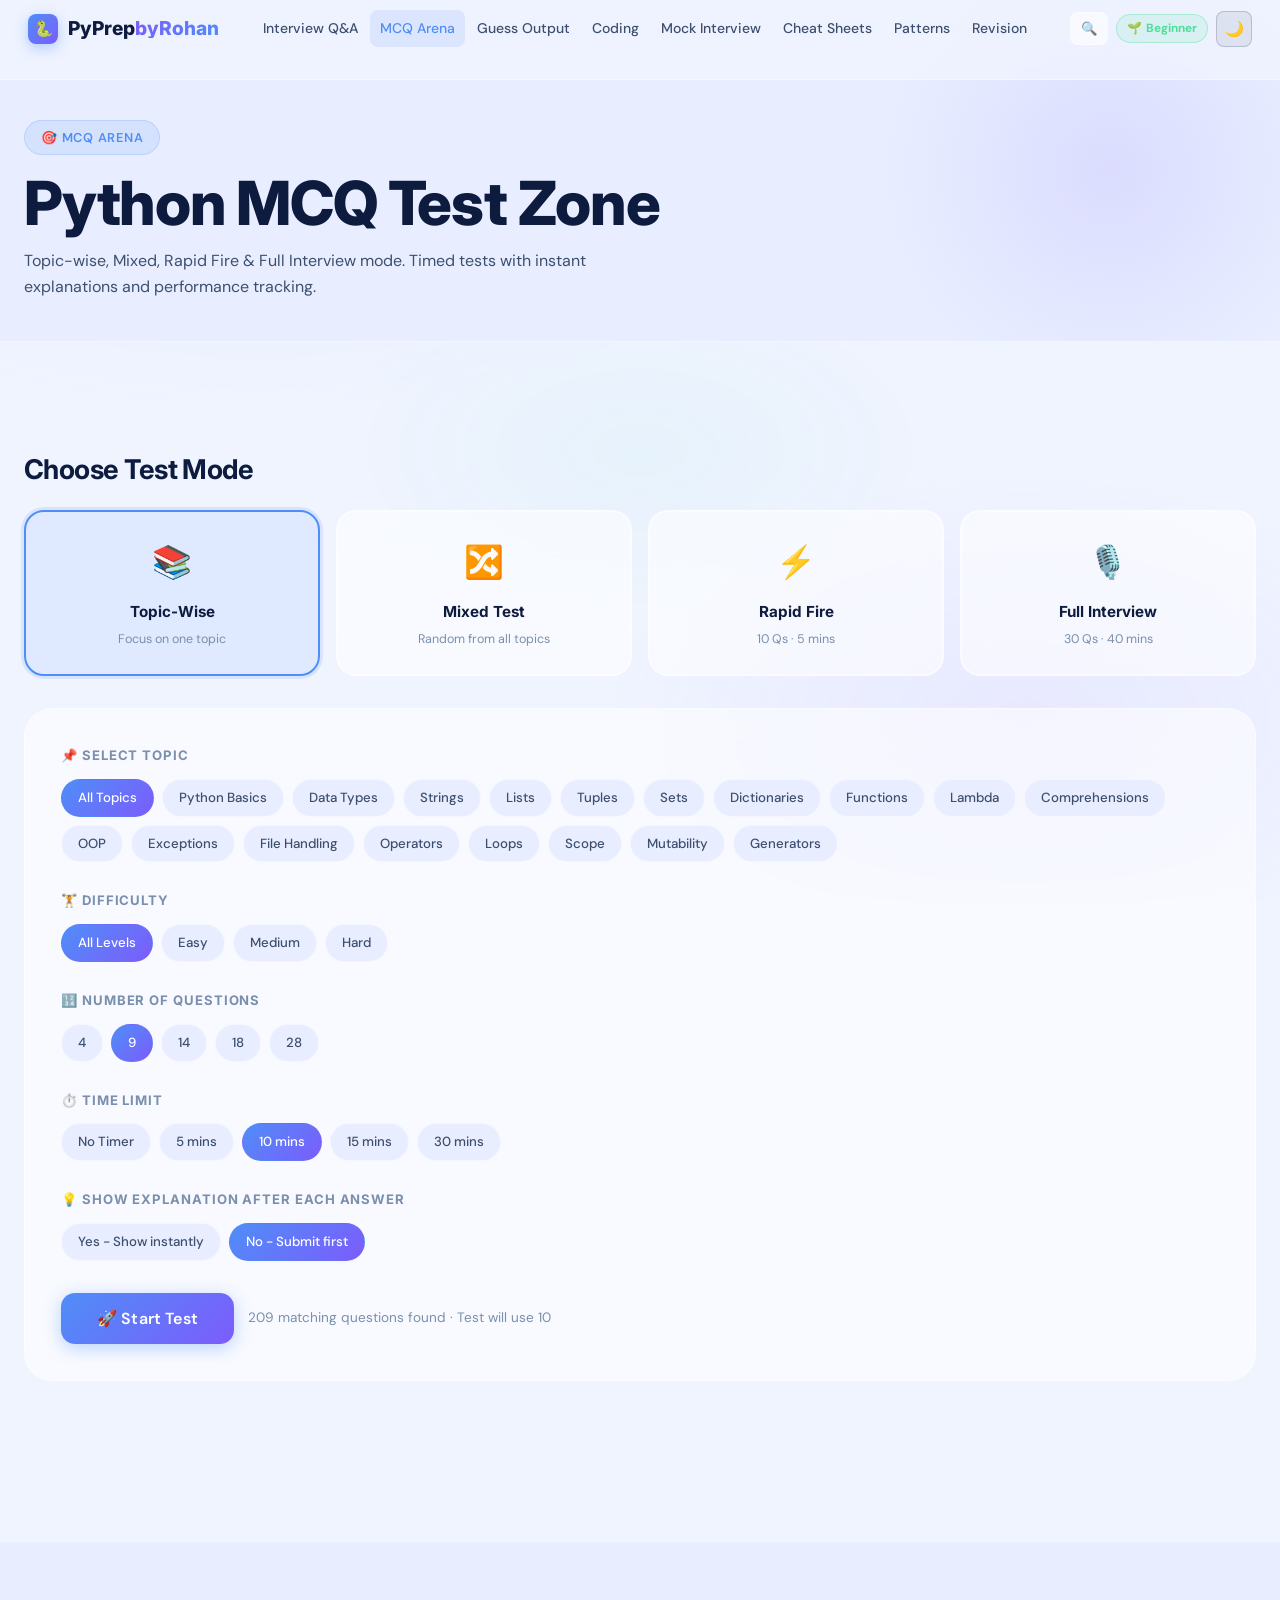
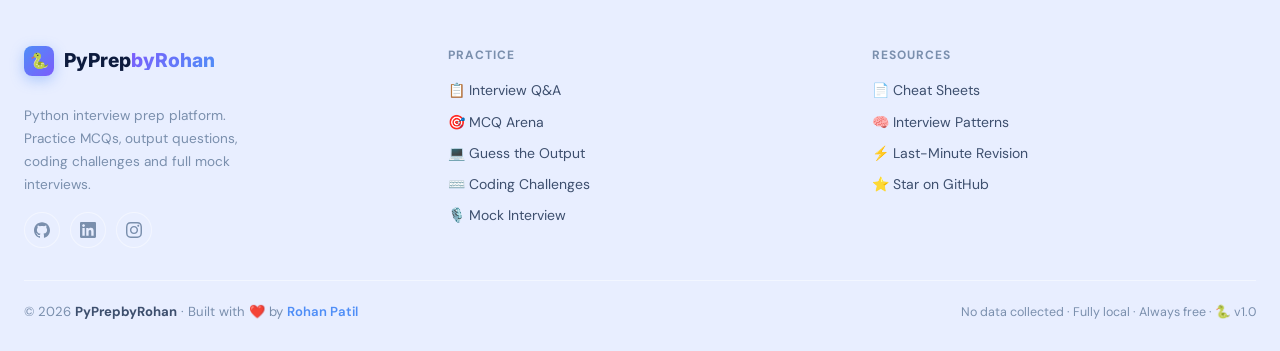
<file: mcq.html>
<!DOCTYPE html>
<html lang="en" data-theme="light">
<head>
  <meta charset="UTF-8" />
  <meta name="viewport" content="width=device-width, initial-scale=1.0" />
  <meta name="description" content="MCQ Arena - Python Multiple Choice Questions with timer, difficulty levels, instant explanations and score tracking." />
  <title>MCQ Arena - PyPrepbyRohan</title>
  <link rel="icon" href="data:image/svg+xml,%3Csvg xmlns='http://www.w3.org/2000/svg' viewBox='0 0 100 100'%3E%3Crect width='100' height='100' rx='22' fill='%237c5cfc'/%3E%3Cpath fill='white' fill-opacity='0.95' d='M50.5 18c-3.4 0-6.7.3-9.6.8-8.5 1.5-10 4.6-10 10.4v7.6h20v2.5H24c-5.8 0-10.9 3.5-12.5 10.2-1.8 7.6-1.9 12.3 0 20.2 1.4 6 4.7 10.2 10.5 10.2h6.8V69.2c0-6.6 5.7-12.4 12.6-12.4h19.8c5.5 0 10-4.6 10-10.1V29.2c0-5.4-4.6-9.4-10-10.4-3.5-.6-7.1-.9-10.7-.8zM40 24.3c2.1 0 3.8 1.7 3.8 3.8s-1.7 3.8-3.8 3.8-3.8-1.7-3.8-3.8 1.7-3.8 3.8-3.8z'/%3E%3Cpath fill='white' fill-opacity='0.95' d='M73 39.4v7.2c0 6.9-5.9 12.7-12.6 12.7H40.6c-5.4 0-10 4.6-10 10.1v19c0 5.4 4.7 8.6 10 10.1 6.4 1.8 12.4 2.2 19.8 0 5-1.4 10-4.4 10-10.1v-7.6H40.4v-2.5h29.7c5.8 0 8-4 10-10.1 2-6.3 2-12.3 0-20.2-1.4-5.7-4.2-9.9-10-9.9zM63 80.7c2.1 0 3.8 1.7 3.8 3.8s-1.7 3.8-3.8 3.8-3.8-1.7-3.8-3.8 1.7-3.8 3.8-3.8z'/%3E%3C/svg%3E" />
  <link rel="stylesheet" href="css/style.css" />
  <style>
    /* ── Page Hero ─────────────────────────────────────── */
    .page-hero {
      padding: calc(var(--nav-height) + 40px) 0 40px;
      background: var(--bg-secondary);
      border-bottom: 1px solid var(--border-glass);
      position: relative; overflow: hidden;
    }
    .page-hero::before {
      content: '';
      position: absolute; top: -80px; right: -80px;
      width: 500px; height: 500px;
      background: radial-gradient(circle, rgba(124,92,252,0.12) 0%, transparent 65%);
      pointer-events: none;
    }

    /* ── MCQ Layout: Config vs Test ─────────────────────── */
    #config-screen, #test-screen, #result-screen { display: none; }
    #config-screen.active, #test-screen.active, #result-screen.active { display: block; }

    /* ── Mode Cards ──────────────────────────────────────── */
    .mode-grid {
      display: grid;
      grid-template-columns: repeat(4, 1fr);
      gap: 16px;
      margin-bottom: 32px;
    }
    .mode-card {
      padding: 24px 18px;
      border-radius: var(--radius-lg);
      background: var(--bg-card);
      backdrop-filter: var(--blur-glass);
      -webkit-backdrop-filter: var(--blur-glass);
      border: 2px solid var(--border-glass);
      cursor: pointer;
      text-align: center;
      transition: all var(--transition);
    }
    .mode-card:hover { border-color: rgba(79,142,247,0.35); transform: translateY(-3px); }
    .mode-card.selected {
      border-color: var(--brand-primary);
      background: rgba(79,142,247,0.10);
      box-shadow: 0 0 0 3px rgba(79,142,247,0.15);
    }
    .mode-card__icon { font-size: 2rem; margin-bottom: 10px; display: block; }
    .mode-card__title { font-family: var(--font-display); font-size: 0.95rem; font-weight: 700; margin-bottom: 5px; }
    .mode-card__desc  { font-size: 0.78rem; color: var(--text-muted); }

    /* ── Config Form ─────────────────────────────────────── */
    .config-card {
      background: var(--bg-card);
      backdrop-filter: var(--blur-glass);
      -webkit-backdrop-filter: var(--blur-glass);
      border: 1px solid var(--border-glass);
      border-radius: var(--radius-xl);
      padding: 36px;
    }
    .config-section { margin-bottom: 28px; }
    .config-label {
      font-family: var(--font-display);
      font-size: 0.82rem;
      font-weight: 700;
      text-transform: uppercase;
      letter-spacing: 0.07em;
      color: var(--text-muted);
      margin-bottom: 12px;
      display: block;
    }
    .chip-group { display: flex; flex-wrap: wrap; gap: 8px; }
    .chip {
      padding: 7px 16px;
      border-radius: var(--radius-pill);
      border: 1.5px solid var(--border-glass);
      background: var(--bg-secondary);
      font-size: 0.83rem;
      font-weight: 500;
      color: var(--text-secondary);
      cursor: pointer;
      transition: all var(--transition);
    }
    .chip:hover { border-color: var(--brand-primary); color: var(--brand-primary); }
    .chip.selected { background: var(--grad-primary); color: #fff; border-color: transparent; }

    /* ── Test Screen ─────────────────────────────────────── */
    .test-topbar {
      display: flex;
      align-items: center;
      justify-content: space-between;
      padding: 16px 24px;
      border-radius: var(--radius-lg);
      background: var(--bg-card);
      backdrop-filter: var(--blur-glass);
      -webkit-backdrop-filter: var(--blur-glass);
      border: 1px solid var(--border-glass);
      margin-bottom: 24px;
      gap: 16px;
      flex-wrap: wrap;
    }
    .test-progress-text { font-size: 0.9rem; font-weight: 600; }
    .test-score-live {
      font-family: var(--font-display);
      font-size: 1rem;
      font-weight: 800;
      color: var(--brand-success);
    }

    /* Timer */
    .timer-display {
      display: flex;
      align-items: center;
      gap: 8px;
      padding: 8px 18px;
      border-radius: var(--radius-pill);
      background: var(--bg-secondary);
      border: 1px solid var(--border-glass);
      font-family: var(--font-mono);
      font-size: 1rem;
      font-weight: 700;
      transition: all var(--transition);
    }
    .timer-display.warning { background: rgba(255,179,71,0.15); border-color: var(--brand-warning); color: var(--brand-warning); }
    .timer-display.danger  { background: rgba(255,92,92,0.15);  border-color: var(--brand-danger);  color: var(--brand-danger); animation: pulse-glow 0.8s infinite; }

    /* Progress bar */
    .test-progress-bar {
      height: 5px;
      background: var(--border-color);
      border-radius: var(--radius-pill);
      margin-bottom: 24px;
      overflow: hidden;
    }
    .test-progress-bar__fill {
      height: 100%;
      background: var(--grad-primary);
      border-radius: var(--radius-pill);
      transition: width 0.4s ease;
    }

    /* Question Card */
    .q-block {
      background: var(--bg-card);
      backdrop-filter: var(--blur-glass);
      -webkit-backdrop-filter: var(--blur-glass);
      border: 1px solid var(--border-glass);
      border-radius: var(--radius-xl);
      padding: 32px;
      margin-bottom: 20px;
    }
    .q-block__meta {
      display: flex;
      gap: 8px;
      margin-bottom: 16px;
      align-items: center;
    }
    .q-block__text {
      font-size: 1.05rem;
      font-weight: 600;
      color: var(--text-primary);
      line-height: 1.55;
      margin-bottom: 24px;
    }

    /* Options */
    .options-grid { display: flex; flex-direction: column; gap: 10px; }
    .option-btn {
      display: flex;
      align-items: center;
      gap: 14px;
      padding: 14px 18px;
      border-radius: var(--radius-md);
      background: var(--bg-secondary);
      border: 1.5px solid var(--border-glass);
      cursor: pointer;
      text-align: left;
      font-size: 0.92rem;
      font-weight: 500;
      color: var(--text-primary);
      transition: all var(--transition);
      width: 100%;
    }
    .option-btn:hover:not(:disabled) {
      border-color: var(--brand-primary);
      background: var(--bg-tag);
      transform: translateX(4px);
    }
    .option-btn:disabled { cursor: default; }
    .option-btn.correct  { background: rgba(76,222,154,0.15); border-color: var(--brand-success); color: var(--brand-success); }
    .option-btn.wrong    { background: rgba(255,92,92,0.15);  border-color: var(--brand-danger);  color: var(--brand-danger); }
    .option-btn.selected { background: rgba(79,142,247,0.15); border-color: var(--brand-primary); }

    .option-letter {
      width: 30px; height: 30px;
      border-radius: var(--radius-sm);
      background: var(--bg-card);
      border: 1px solid var(--border-glass);
      display: flex; align-items: center; justify-content: center;
      font-family: var(--font-mono);
      font-size: 0.8rem;
      font-weight: 700;
      flex-shrink: 0;
      transition: all var(--transition);
    }
    .option-btn.correct .option-letter { background: var(--brand-success); color: #fff; border-color: var(--brand-success); }
    .option-btn.wrong   .option-letter { background: var(--brand-danger);  color: #fff; border-color: var(--brand-danger);  }

    /* Explanation */
    .explanation-box {
      margin-top: 16px;
      padding: 16px 18px;
      border-radius: var(--radius-md);
      border-left: 3px solid var(--brand-primary);
      background: rgba(79,142,247,0.08);
      font-size: 0.88rem;
      color: var(--text-secondary);
      line-height: 1.7;
      animation: fadeInUp 0.3s ease;
    }
    .explanation-box.hidden { display: none; }

    /* Nav buttons */
    .test-nav {
      display: flex;
      justify-content: space-between;
      align-items: center;
      gap: 12px;
      margin-top: 12px;
    }
    .question-dots {
      display: flex;
      gap: 5px;
      flex-wrap: wrap;
      max-width: 400px;
    }
    .q-dot {
      width: 10px; height: 10px;
      border-radius: 50%;
      background: var(--border-color);
      transition: background var(--transition);
      cursor: pointer;
    }
    .q-dot.answered  { background: var(--brand-primary); }
    .q-dot.correct   { background: var(--brand-success); }
    .q-dot.wrong     { background: var(--brand-danger); }
    .q-dot.current   { background: var(--brand-secondary); box-shadow: 0 0 0 2px rgba(124,92,252,0.35); }

    /* ── Result Screen ───────────────────────────────────── */
    .result-hero {
      text-align: center;
      padding: 48px 24px 32px;
    }
    .result-score-circle {
      width: 160px; height: 160px;
      border-radius: 50%;
      background: conic-gradient(var(--brand-primary) 0deg, var(--brand-secondary) var(--pct, 0deg), rgba(79,142,247,0.12) var(--pct, 0deg) 360deg);
      display: flex; align-items: center; justify-content: center;
      position: relative;
      margin: 0 auto 24px;
      box-shadow: 0 0 40px rgba(79,142,247,0.25);
    }
    .result-score-circle::before {
      content: '';
      width: 122px; height: 122px;
      border-radius: 50%;
      background: var(--bg-primary);
      position: absolute;
    }
    .result-score-inner {
      position: relative; z-index: 1;
      font-family: var(--font-display);
      font-size: 2.2rem;
      font-weight: 800;
    }

    .result-stats {
      display: grid;
      grid-template-columns: repeat(4, 1fr);
      gap: 16px;
      margin: 28px 0;
    }
    .result-stat {
      padding: 18px;
      border-radius: var(--radius-lg);
      background: var(--bg-card);
      backdrop-filter: var(--blur-glass);
      border: 1px solid var(--border-glass);
      text-align: center;
    }
    .result-stat__val { font-family: var(--font-display); font-size: 1.8rem; font-weight: 800; }
    .result-stat__key { font-size: 0.78rem; color: var(--text-muted); margin-top: 4px; }

    /* Review list */
    .review-list { display: flex; flex-direction: column; gap: 14px; margin-top: 12px; }
    .review-item {
      padding: 18px 20px;
      border-radius: var(--radius-lg);
      background: var(--bg-card);
      backdrop-filter: var(--blur-glass);
      border: 1px solid var(--border-glass);
    }
    .review-item.correct { border-left: 3px solid var(--brand-success); }
    .review-item.wrong   { border-left: 3px solid var(--brand-danger); }
    .review-item__q   { font-size: 0.92rem; font-weight: 600; margin-bottom: 8px; }
    .review-item__ans { font-size: 0.84rem; color: var(--text-muted); }
    .review-item__ans span.correct { color: var(--brand-success); font-weight: 600; }
    .review-item__ans span.wrong   { color: var(--brand-danger);  font-weight: 600; }
    .review-item__exp { font-size: 0.83rem; color: var(--text-secondary); margin-top: 8px; padding-top: 8px; border-top: 1px solid var(--border-glass); }

    /* ── Responsive ──────────────────────────────────────── */
    @media (max-width: 900px) {
      .mode-grid { grid-template-columns: repeat(2, 1fr); }
      .result-stats { grid-template-columns: repeat(2, 1fr); }
    }
    @media (max-width: 600px) {
      .mode-grid { grid-template-columns: 1fr; }
      .config-card { padding: 22px; }
      .q-block { padding: 22px; }
      .result-stats { grid-template-columns: repeat(2, 1fr); }
    }
  </style>
</head>

<body>

<!-- Navbar -->
<nav class="navbar">
  <div class="container">
    <div class="navbar__inner">
      <a href="index.html" class="navbar__logo">
        <div class="navbar__logo-icon">🐍</div>
        <span class="navbar__logo-text"><span class="logo-main">PyPrep</span><span class="logo-by">byRohan</span></span>
      </a>
      <nav class="navbar__nav">
        <a href="questions.html"  class="navbar__link">Interview Q&A</a>
        <a href="mcq.html"        class="navbar__link active">MCQ Arena</a>
        <a href="output.html"     class="navbar__link">Guess Output</a>
        <a href="coding.html"     class="navbar__link">Coding</a>
        <a href="mock.html"       class="navbar__link">Mock Interview</a>
        <a href="cheatsheet.html" class="navbar__link">Cheat Sheets</a>
        <a href="patterns.html"   class="navbar__link">Patterns</a>
        <a href="revision.html"   class="navbar__link">Revision</a>
      </nav>
      <div class="navbar__actions">
        <button class="global-search-btn" title="Search (Ctrl+K)">🔍 <span>Search</span> <kbd>Ctrl K</kbd></button>
        <span class="xp-badge">🌱 Beginner</span>
        <button class="theme-toggle" title="Toggle Theme">🌙</button>
        <button class="hamburger" aria-label="Toggle menu" aria-expanded="false"><span></span><span></span><span></span></button>
      </div>
    </div>
  </div>
</nav>

<div class="mobile-nav">
  <a href="questions.html"  class="navbar__link">📋 Interview Q&A</a>
  <a href="mcq.html"        class="navbar__link">🎯 MCQ Arena</a>
  <a href="output.html"     class="navbar__link">💻 Guess Output</a>
  <a href="coding.html"     class="navbar__link">⌨️ Coding Challenges</a>
  <a href="mock.html"       class="navbar__link">🎙️ Mock Interview</a>
  <a href="cheatsheet.html" class="navbar__link">📄 Cheat Sheets</a>
  <a href="patterns.html"   class="navbar__link">🧠 Interview Patterns</a>
  <a href="revision.html"   class="navbar__link">⚡ Last-Minute Revision</a>
</div>

<!-- Page Hero -->
<div class="page-hero">
  <div class="container">
    <div class="section-header__eyebrow" style="margin-bottom:12px;">🎯 MCQ Arena</div>
    <h1 style="margin-bottom:8px;">Python MCQ Test Zone</h1>
    <p style="max-width:580px;">Topic-wise, Mixed, Rapid Fire &amp; Full Interview mode. Timed tests with instant explanations and performance tracking.</p>
  </div>
</div>

<div class="container" style="padding-top:calc(var(--nav-height) + 32px);padding-bottom:80px;">

  <!-- ─────────────────── CONFIG SCREEN ─────────────────────── -->
  <div id="config-screen" class="active">

    <!-- Mode Selection -->
    <div class="section-header" style="text-align:left;margin-bottom:24px;">
      <h3>Choose Test Mode</h3>
    </div>
    <div class="mode-grid">
      <div class="mode-card selected" data-mode="topic">
        <span class="mode-card__icon">📚</span>
        <div class="mode-card__title">Topic-Wise</div>
        <div class="mode-card__desc">Focus on one topic</div>
      </div>
      <div class="mode-card" data-mode="mixed">
        <span class="mode-card__icon">🔀</span>
        <div class="mode-card__title">Mixed Test</div>
        <div class="mode-card__desc">Random from all topics</div>
      </div>
      <div class="mode-card" data-mode="rapid">
        <span class="mode-card__icon">⚡</span>
        <div class="mode-card__title">Rapid Fire</div>
        <div class="mode-card__desc">10 Qs · 5 mins</div>
      </div>
      <div class="mode-card" data-mode="interview">
        <span class="mode-card__icon">🎙️</span>
        <div class="mode-card__title">Full Interview</div>
        <div class="mode-card__desc">30 Qs · 40 mins</div>
      </div>
    </div>

    <!-- Config Options -->
    <div class="config-card reveal">

      <!-- Topic (hidden in non-topic modes) -->
      <div class="config-section" id="topic-section">
        <span class="config-label">📌 Select Topic</span>
        <div class="chip-group" id="topic-chips">
          <div class="chip selected" data-topic="all">All Topics</div>
          <div class="chip" data-topic="basics">Python Basics</div>
          <div class="chip" data-topic="datatypes">Data Types</div>
          <div class="chip" data-topic="strings">Strings</div>
          <div class="chip" data-topic="lists">Lists</div>
          <div class="chip" data-topic="tuples">Tuples</div>
          <div class="chip" data-topic="sets">Sets</div>
          <div class="chip" data-topic="dictionaries">Dictionaries</div>
          <div class="chip" data-topic="functions">Functions</div>
          <div class="chip" data-topic="lambda">Lambda</div>
          <div class="chip" data-topic="comprehensions">Comprehensions</div>
          <div class="chip" data-topic="oop">OOP</div>
          <div class="chip" data-topic="exceptions">Exceptions</div>
          <div class="chip" data-topic="filehandling">File Handling</div>
          <div class="chip" data-topic="operators">Operators</div>
          <div class="chip" data-topic="loops">Loops</div>
          <div class="chip" data-topic="scope">Scope</div>
          <div class="chip" data-topic="mutability">Mutability</div>
          <div class="chip" data-topic="generators">Generators</div>
        </div>
      </div>

      <!-- Difficulty -->
      <div class="config-section">
        <span class="config-label">🏋️ Difficulty</span>
        <div class="chip-group" id="difficulty-chips">
          <div class="chip selected" data-diff="all">All Levels</div>
          <div class="chip" data-diff="easy">Easy</div>
          <div class="chip" data-diff="medium">Medium</div>
          <div class="chip" data-diff="hard">Hard</div>
        </div>
      </div>

      <!-- Question Count -->
      <div class="config-section" id="count-section">
        <span class="config-label">🔢 Number of Questions</span>
        <div class="chip-group" id="count-chips">
          <div class="chip" data-count="5">5</div>
          <div class="chip selected" data-count="10">10</div>
          <div class="chip" data-count="15">15</div>
          <div class="chip" data-count="20">20</div>
          <div class="chip" data-count="30">30</div>
        </div>
      </div>

      <!-- Timer -->
      <div class="config-section" id="timer-section">
        <span class="config-label">⏱️ Time Limit</span>
        <div class="chip-group" id="timer-chips">
          <div class="chip" data-time="0">No Timer</div>
          <div class="chip" data-time="300">5 mins</div>
          <div class="chip selected" data-time="600">10 mins</div>
          <div class="chip" data-time="900">15 mins</div>
          <div class="chip" data-time="1800">30 mins</div>
        </div>
      </div>

      <!-- Instant Feedback Toggle -->
      <div class="config-section">
        <span class="config-label">💡 Show Explanation After Each Answer</span>
        <div class="chip-group">
          <div class="chip" id="feedback-on">Yes - Show instantly</div>
          <div class="chip selected" id="feedback-off">No - Submit first</div>
        </div>
      </div>

      <!-- Start Button -->
      <div style="margin-top:32px;display:flex;gap:14px;align-items:center;">
        <button class="btn btn--primary btn--lg" id="start-btn">🚀 Start Test</button>
        <div id="config-info" style="font-size:0.85rem;color:var(--text-muted);"></div>
      </div>

    </div>
  </div>

  <!-- ─────────────────── TEST SCREEN ───────────────────────── -->
  <div id="test-screen">

    <!-- Review Mode Banner -->
    <div id="review-mode-banner" style="display:none;margin-bottom:16px;padding:12px 18px;border-radius:var(--radius-md);background:rgba(255,179,71,0.10);border:1px solid rgba(255,179,71,0.25);display:flex;align-items:center;gap:10px;">
      <span style="font-size:1.1rem;">🔁</span>
      <div>
        <div style="font-weight:700;font-size:0.88rem;color:var(--brand-warning);">Spaced Repetition Review</div>
        <div style="font-size:0.78rem;color:var(--text-muted);">Practicing questions you got wrong before. Get them right to remove them from this list.</div>
      </div>
    </div>

    <!-- Top Bar -->
    <div class="test-topbar">
      <div>
        <div class="test-progress-text" id="q-progress-text">Question 1 of 10</div>
        <div style="font-size:0.8rem;color:var(--text-muted);" id="q-topic-label"></div>
      </div>
      <div class="timer-display" id="timer-display">
        <span>⏱️</span><span id="timer-text">10:00</span>
      </div>
      <div style="text-align:right;">
        <div class="test-score-live" id="live-score">✅ 0 / 0</div>
        <div style="font-size:0.78rem;color:var(--text-muted);" id="live-accuracy">Select an answer</div>
      </div>
      <button class="btn btn--outline btn--sm" id="quit-btn">✕ End Test</button>
    </div>

    <!-- Progress Bar -->
    <div class="test-progress-bar">
      <div class="test-progress-bar__fill" id="q-progress-bar" style="width:0%"></div>
    </div>

    <!-- Question Block -->
    <div class="q-block" id="q-block">
      <div class="q-block__meta">
        <span class="badge badge--purple" id="q-topic-badge">Basics</span>
        <span class="badge" id="q-diff-badge" style="background:rgba(76,222,154,0.15);color:var(--brand-success);">Easy</span>
        <span class="badge badge--primary" id="q-num-badge">#1</span>
      </div>
      <div class="q-block__text" id="q-text">Loading question...</div>
      <div class="options-grid" id="options-container"></div>

      <div class="explanation-box hidden" id="explanation-box">
        <strong>💡 Explanation:</strong> <span id="explanation-text"></span>
      </div>
    </div>

    <!-- Question Dots + Navigation -->
    <div class="test-nav">
      <div class="question-dots" id="question-dots"></div>
      <div style="display:flex;gap:10px;">
        <button class="btn btn--outline btn--sm" id="prev-btn" disabled>← Prev</button>
        <button class="btn btn--primary btn--sm" id="next-btn">Next →</button>
      </div>
    </div>

  </div>

  <!-- ─────────────────── RESULT SCREEN ─────────────────────── -->
  <div id="result-screen">

    <div class="result-hero">
      <div class="result-score-circle" id="result-circle">
        <div class="result-score-inner" id="result-pct">0%</div>
      </div>
      <h2 id="result-title">Test Complete!</h2>
      <p id="result-subtitle" style="font-size:1rem;margin-top:8px;"></p>
    </div>

    <div class="result-stats">
      <div class="result-stat">
        <div class="result-stat__val" id="rs-correct" style="color:var(--brand-success);">0</div>
        <div class="result-stat__key">Correct</div>
      </div>
      <div class="result-stat">
        <div class="result-stat__val" id="rs-wrong" style="color:var(--brand-danger);">0</div>
        <div class="result-stat__key">Wrong</div>
      </div>
      <div class="result-stat">
        <div class="result-stat__val" id="rs-skipped" style="color:var(--text-muted);">0</div>
        <div class="result-stat__key">Skipped</div>
      </div>
      <div class="result-stat">
        <div class="result-stat__val" id="rs-time" style="color:var(--brand-primary);">-</div>
        <div class="result-stat__key">Time Taken</div>
      </div>
    </div>

    <!-- Topic Breakdown -->
    <div class="config-card" style="margin-bottom:28px;" id="topic-breakdown">
      <h4 style="margin-bottom:16px;">📊 Topic-Wise Breakdown</h4>
      <div id="topic-breakdown-list"></div>
    </div>

    <!-- Action Buttons -->
    <div style="display:flex;gap:14px;flex-wrap:wrap;margin-bottom:36px;">
      <button class="btn btn--primary btn--lg" id="retry-btn">🔄 Retry Test</button>
      <button class="btn btn--outline btn--lg" id="new-test-btn">⚙️ New Configuration</button>
      <button class="btn btn--glass btn--lg" id="share-btn">📤 Share Result</button>
      <a href="index.html" class="btn btn--glass btn--lg">🏠 Home</a>
    </div>

    <!-- Review -->
    <div>
      <div style="display:flex;align-items:center;justify-content:space-between;margin-bottom:16px;flex-wrap:wrap;gap:12px;">
        <h3>📝 Answer Review</h3>
        <div style="display:flex;gap:8px;">
          <button class="chip selected" id="review-all-btn">All</button>
          <button class="chip" id="review-wrong-btn">Wrong Only</button>
        </div>
      </div>
      <div class="review-list" id="review-list"></div>
    </div>

  </div>

</div>

<!-- Footer -->
<footer class="footer" aria-label="Footer">
  <div class="container">
    <div style="display:grid;grid-template-columns:1fr 1fr 1fr;gap:40px;padding:48px 0 32px;border-bottom:1px solid var(--border-glass);flex-wrap:wrap;">

      <!-- Brand col -->
      <div>
        <a href="index.html" class="navbar__logo" style="text-decoration:none;margin-bottom:16px;display:inline-flex;">
          <div class="navbar__logo-icon">🐍</div>
          <span class="navbar__logo-text"><span class="logo-main">PyPrep</span><span class="logo-by">byRohan</span></span>
        </a>
        <p style="font-size:0.85rem;color:var(--text-muted);line-height:1.7;margin-top:12px;max-width:220px;">Python interview prep platform. Practice MCQs, output questions, coding challenges and full mock interviews.</p>
        <div style="display:flex;gap:10px;margin-top:16px;">
          <a href="https://github.com/RohanPatil01" target="_blank" rel="noopener" title="GitHub" class="footer-social footer-social--github">
            <svg width="16" height="16" viewBox="0 0 24 24" fill="currentColor"><path d="M12 .297c-6.63 0-12 5.373-12 12 0 5.303 3.438 9.8 8.205 11.385.6.113.82-.258.82-.577 0-.285-.01-1.04-.015-2.04-3.338.724-4.042-1.61-4.042-1.61C4.422 18.07 3.633 17.7 3.633 17.7c-1.087-.744.084-.729.084-.729 1.205.084 1.838 1.236 1.838 1.236 1.07 1.835 2.809 1.305 3.495.998.108-.776.417-1.305.76-1.605-2.665-.3-5.466-1.332-5.466-5.93 0-1.31.465-2.38 1.235-3.22-.135-.303-.54-1.523.105-3.176 0 0 1.005-.322 3.3 1.23.96-.267 1.98-.399 3-.405 1.02.006 2.04.138 3 .405 2.28-1.552 3.285-1.23 3.285-1.23.645 1.653.24 2.873.12 3.176.765.84 1.23 1.91 1.23 3.22 0 4.61-2.805 5.625-5.475 5.92.42.36.81 1.096.81 2.22 0 1.606-.015 2.896-.015 3.286 0 .315.21.69.825.57C20.565 22.092 24 17.592 24 12.297c0-6.627-5.373-12-12-12"/></svg>
          </a>
          <a href="https://www.linkedin.com/in/rohanpatil01/" target="_blank" rel="noopener" title="LinkedIn" class="footer-social footer-social--linkedin">
            <svg width="16" height="16" viewBox="0 0 24 24" fill="currentColor"><path d="M20.447 20.452h-3.554v-5.569c0-1.328-.027-3.037-1.852-3.037-1.853 0-2.136 1.445-2.136 2.939v5.667H9.351V9h3.414v1.561h.046c.477-.9 1.637-1.85 3.37-1.85 3.601 0 4.267 2.37 4.267 5.455v6.286zM5.337 7.433c-1.144 0-2.063-.926-2.063-2.065 0-1.138.92-2.063 2.063-2.063 1.14 0 2.064.925 2.064 2.063 0 1.139-.925 2.065-2.064 2.065zm1.782 13.019H3.555V9h3.564v11.452zM22.225 0H1.771C.792 0 0 .774 0 1.729v20.542C0 23.227.792 24 1.771 24h20.451C23.2 24 24 23.227 24 22.271V1.729C24 .774 23.2 0 22.222 0h.003z"/></svg>
          </a>
          <a href="https://www.instagram.com/rohanjpatil01" target="_blank" rel="noopener" title="Instagram" class="footer-social footer-social--instagram">
            <svg width="16" height="16" viewBox="0 0 24 24" fill="currentColor"><path d="M12 2.163c3.204 0 3.584.012 4.85.07 3.252.148 4.771 1.691 4.919 4.919.058 1.265.069 1.645.069 4.849 0 3.205-.012 3.584-.069 4.849-.149 3.225-1.664 4.771-4.919 4.919-1.266.058-1.644.07-4.85.07-3.204 0-3.584-.012-4.849-.07-3.26-.149-4.771-1.699-4.919-4.92-.058-1.265-.07-1.644-.07-4.849 0-3.204.013-3.583.07-4.849.149-3.227 1.664-4.771 4.919-4.919 1.266-.057 1.645-.069 4.849-.069zm0-2.163c-3.259 0-3.667.014-4.947.072-4.358.2-6.78 2.618-6.98 6.98-.059 1.281-.073 1.689-.073 4.948 0 3.259.014 3.668.072 4.948.2 4.358 2.618 6.78 6.98 6.98 1.281.058 1.689.072 4.948.072 3.259 0 3.668-.014 4.948-.072 4.354-.2 6.782-2.618 6.979-6.98.059-1.28.073-1.689.073-4.948 0-3.259-.014-3.667-.072-4.947-.196-4.354-2.617-6.78-6.979-6.98-1.281-.059-1.69-.073-4.949-.073zm0 5.838c-3.403 0-6.162 2.759-6.162 6.162s2.759 6.163 6.162 6.163 6.162-2.759 6.162-6.163c0-3.403-2.759-6.162-6.162-6.162zm0 10.162c-2.209 0-4-1.79-4-4 0-2.209 1.791-4 4-4s4 1.791 4 4c0 2.21-1.791 4-4 4zm6.406-11.845c-.796 0-1.441.645-1.441 1.44s.645 1.44 1.441 1.44c.795 0 1.439-.645 1.439-1.44s-.644-1.44-1.439-1.44z"/></svg>
          </a>
        </div>
      </div>

      <!-- Practice col -->
      <div>
        <div style="font-size:0.75rem;font-weight:700;text-transform:uppercase;letter-spacing:0.08em;color:var(--text-muted);margin-bottom:14px;">Practice</div>
        <div style="display:flex;flex-direction:column;gap:8px;">
          <a href="questions.html" style="font-size:0.875rem;color:var(--text-secondary);text-decoration:none;transition:color 0.2s;" onmouseover="this.style.color='var(--brand-primary)'" onmouseout="this.style.color='var(--text-secondary)'">📋 Interview Q&amp;A</a>
          <a href="mcq.html"       style="font-size:0.875rem;color:var(--text-secondary);text-decoration:none;transition:color 0.2s;" onmouseover="this.style.color='var(--brand-primary)'" onmouseout="this.style.color='var(--text-secondary)'">🎯 MCQ Arena</a>
          <a href="output.html"    style="font-size:0.875rem;color:var(--text-secondary);text-decoration:none;transition:color 0.2s;" onmouseover="this.style.color='var(--brand-primary)'" onmouseout="this.style.color='var(--text-secondary)'">💻 Guess the Output</a>
          <a href="coding.html"    style="font-size:0.875rem;color:var(--text-secondary);text-decoration:none;transition:color 0.2s;" onmouseover="this.style.color='var(--brand-primary)'" onmouseout="this.style.color='var(--text-secondary)'">⌨️ Coding Challenges</a>
          <a href="mock.html"      style="font-size:0.875rem;color:var(--text-secondary);text-decoration:none;transition:color 0.2s;" onmouseover="this.style.color='var(--brand-primary)'" onmouseout="this.style.color='var(--text-secondary)'">🎙️ Mock Interview</a>
        </div>
      </div>

      <!-- Resources col -->
      <div>
        <div style="font-size:0.75rem;font-weight:700;text-transform:uppercase;letter-spacing:0.08em;color:var(--text-muted);margin-bottom:14px;">Resources</div>
        <div style="display:flex;flex-direction:column;gap:8px;">
          <a href="cheatsheet.html" style="font-size:0.875rem;color:var(--text-secondary);text-decoration:none;transition:color 0.2s;" onmouseover="this.style.color='var(--brand-primary)'" onmouseout="this.style.color='var(--text-secondary)'">📄 Cheat Sheets</a>
          <a href="patterns.html"   style="font-size:0.875rem;color:var(--text-secondary);text-decoration:none;transition:color 0.2s;" onmouseover="this.style.color='var(--brand-primary)'" onmouseout="this.style.color='var(--text-secondary)'">🧠 Interview Patterns</a>
          <a href="revision.html"   style="font-size:0.875rem;color:var(--text-secondary);text-decoration:none;transition:color 0.2s;" onmouseover="this.style.color='var(--brand-primary)'" onmouseout="this.style.color='var(--text-secondary)'">⚡ Last-Minute Revision</a>
          <a href="https://github.com/RohanPatil01" target="_blank" rel="noopener" style="font-size:0.875rem;color:var(--text-secondary);text-decoration:none;transition:color 0.2s;" onmouseover="this.style.color='var(--brand-primary)'" onmouseout="this.style.color='var(--text-secondary)'">⭐ Star on GitHub</a>
        </div>
      </div>

    </div>

    <!-- Bottom bar -->
    <div class="footer__bottom" style="padding-top:20px;border-top:none;">
      <p style="font-size:0.82rem;color:var(--text-muted);">© 2026 <strong style="color:var(--text-secondary);">PyPrepbyRohan</strong> · Built with ❤️ by <a href="https://github.com/RohanPatil01" target="_blank" rel="noopener" style="color:var(--brand-primary);font-weight:600;">Rohan Patil</a></p>
      <p style="font-size:0.78rem;color:var(--text-muted);">No data collected · Fully local · Always free · 🐍 v1.0</p>
    </div>
  </div>
</footer>

<button class="scroll-top" aria-label="Scroll to top">↑</button>
<script src="js/main.js"></script>
<script src="js/features.js"></script>
<script>
'use strict';

/* ═══════════════════════════════════════════════════════════════
   MCQ Engine
   ═══════════════════════════════════════════════════════════════ */

// ── State ─────────────────────────────────────────────────────
let allQuestions   = [];
let testQuestions  = [];
let currentIdx     = 0;
let answers        = [];   // { chosen: idx|null, correct: bool }
let timer          = null;
let startTime      = null;
let instantFeedback = false;
let testMode       = 'topic';
let selectedTopic  = 'all';
let selectedDiff   = 'all';
let selectedCount  = 10;
let selectedTime   = 600;
let lastConfig     = {};

const DIFFICULTY_COLORS = {
  easy:   { bg: 'rgba(76,222,154,0.15)',  color: 'var(--brand-success)' },
  medium: { bg: 'rgba(255,179,71,0.15)',  color: 'var(--brand-warning)' },
  hard:   { bg: 'rgba(255,92,92,0.15)',   color: 'var(--brand-danger)'  }
};

const TOPIC_LABELS = {
  basics:'Python Basics', datatypes:'Data Types', strings:'Strings',
  lists:'Lists', tuples:'Tuples', sets:'Sets', dictionaries:'Dictionaries',
  functions:'Functions', lambda:'Lambda', comprehensions:'Comprehensions',
  oop:'OOP', exceptions:'Exceptions', filehandling:'File Handling',
  operators:'Operators', loops:'Loops', scope:'Scope',
  mutability:'Mutability', generators:'Generators'
};

// ── Load Questions ────────────────────────────────────────────
function loadQuestions() {
  const data = {"meta":{"total":209,"version":"1.0"},"questions":[{"id":"mcq_b01","topic":"basics","difficulty":"easy","q":"What is the correct file extension for Python files?","opts":[".py",".pt",".pyt",".python"],"ans":0,"exp":"Python source files use the .py extension. Compiled bytecode files use .pyc."},{"id":"mcq_b02","topic":"basics","difficulty":"easy","q":"Which of the following is used to define a block of code in Python?","opts":["Curly braces {}","Parentheses ()","Indentation","Square brackets []"],"ans":2,"exp":"Python uses indentation (whitespace) to define code blocks, not braces. Consistent indentation is mandatory."},{"id":"mcq_b03","topic":"basics","difficulty":"easy","q":"What is the output of: print(type(5))?","opts":["int","<class 'int'>","Integer","number"],"ans":1,"exp":"type() returns the type object. Its string representation is <class 'typename'>."},{"id":"mcq_b04","topic":"basics","difficulty":"easy","q":"Which keyword is used to define a function in Python?","opts":["function","func","def","define"],"ans":2,"exp":"Functions are defined using the 'def' keyword followed by the function name and parentheses."},{"id":"mcq_b05","topic":"basics","difficulty":"easy","q":"What does the len() function return for a string 'Python'?","opts":["5","6","7","Error"],"ans":1,"exp":"'Python' has 6 characters: P-y-t-h-o-n."},{"id":"mcq_b06","topic":"basics","difficulty":"medium","q":"What is the output of: print(bool(0), bool(''), bool([]))?","opts":["True True True","False False False","False True False","0 '' []"],"ans":1,"exp":"0, empty string, and empty list are all falsy in Python. bool() of any falsy value is False."},{"id":"mcq_b07","topic":"basics","difficulty":"medium","q":"What is the output of: print(10 // 3)?","opts":["3.33","3","4","3.0"],"ans":1,"exp":"// is floor division. 10 // 3 = 3 (rounds down). Result is an integer when both operands are integers."},{"id":"mcq_b08","topic":"basics","difficulty":"medium","q":"Which of these is NOT a valid Python keyword?","opts":["pass","break","until","yield"],"ans":2,"exp":"'until' is not a Python keyword. Python uses 'while' for loops. Ruby uses 'until'."},{"id":"mcq_b09","topic":"basics","difficulty":"medium","q":"What is the result of: 2 ** 10?","opts":["20","100","1024","512"],"ans":2,"exp":"** is the exponentiation operator. 2**10 = 1024 (2 to the power of 10)."},{"id":"mcq_b10","topic":"basics","difficulty":"hard","q":"What is the output of: print(0.1 + 0.2 == 0.3)?","opts":["True","False","Error","None"],"ans":1,"exp":"Due to floating-point precision, 0.1 + 0.2 = 0.30000000000000004, not exactly 0.3. Use math.isclose() for float comparison."},{"id":"mcq_b11","topic":"basics","difficulty":"hard","q":"What is the output of: x = 5; print(x := 10, x)?","opts":["5 5","10 10","10 5","SyntaxError"],"ans":1,"exp":"The walrus operator := assigns 10 to x and returns 10. So both print as 10."},{"id":"mcq_b12","topic":"basics","difficulty":"easy","q":"Which function converts a string to an integer?","opts":["str()","int()","float()","num()"],"ans":1,"exp":"int() converts a string (or other types) to an integer. int('42') returns 42."},{"id":"mcq_dt01","topic":"datatypes","difficulty":"easy","q":"Which of the following is an immutable data type?","opts":["list","dict","set","tuple"],"ans":3,"exp":"Tuples are immutable: once created, their elements cannot be changed. Lists, dicts, and sets are mutable."},{"id":"mcq_dt02","topic":"datatypes","difficulty":"easy","q":"What is the data type of: x = True?","opts":["int","str","bool","NoneType"],"ans":2,"exp":"True and False are instances of bool. In Python, bool is a subclass of int: bool(True) == 1."},{"id":"mcq_dt03","topic":"datatypes","difficulty":"medium","q":"What is the output of: print(isinstance(True, int))?","opts":["False","True","Error","None"],"ans":1,"exp":"bool is a subclass of int in Python. isinstance(True, int) returns True because True IS an int (value 1)."},{"id":"mcq_dt04","topic":"datatypes","difficulty":"medium","q":"Which data type would you use as a dictionary key?","opts":["list","dict","set","tuple"],"ans":3,"exp":"Dictionary keys must be hashable. Tuples are hashable (if they contain only hashable elements). Lists, sets, and dicts are not hashable."},{"id":"mcq_dt05","topic":"datatypes","difficulty":"hard","q":"What is the output of: print(type(1) == type(1.0))?","opts":["True","False","Error","None"],"ans":1,"exp":"type(1) is <class 'int'> and type(1.0) is <class 'float'>. They are different types, so == returns False."},{"id":"mcq_s01","topic":"strings","difficulty":"easy","q":"What is the output of: 'hello'.upper()?","opts":["Hello","HELLO","hello","hELLO"],"ans":1,"exp":"str.upper() converts all characters to uppercase and returns a new string."},{"id":"mcq_s02","topic":"strings","difficulty":"easy","q":"What does 'hello world'.split() return?","opts":["['hello world']","['hello', 'world']","('hello', 'world')","{'hello', 'world'}"],"ans":1,"exp":"str.split() with no argument splits on any whitespace. Returns a list of strings."},{"id":"mcq_s03","topic":"strings","difficulty":"medium","q":"What is the output of: print('Python'[::-1])?","opts":["Python","nohtyP","P","Error"],"ans":1,"exp":"[::-1] reverses the string by slicing with step -1. 'Python' reversed is 'nohtyP'."},{"id":"mcq_s04","topic":"strings","difficulty":"medium","q":"What is the output of: print('abcde'[1:4])?","opts":["abcd","bcd","bcde","abc"],"ans":1,"exp":"Slicing [1:4] includes indices 1, 2, 3 (stop is exclusive). 'abcde'[1:4] = 'bcd'."},{"id":"mcq_s05","topic":"strings","difficulty":"medium","q":"What does 'hello'.find('l') return?","opts":["0","2","3","-1"],"ans":1,"exp":"str.find() returns the index of the first occurrence. 'l' first appears at index 2 in 'hello'."},{"id":"mcq_s06","topic":"strings","difficulty":"hard","q":"What is the output of: print(f'{10:05d}')?","opts":["10000","00010","10   ","Error"],"ans":1,"exp":":05d formats the integer with width 5, zero-padded on the left. 10 becomes '00010'."},{"id":"mcq_s07","topic":"strings","difficulty":"medium","q":"Which method checks if all characters are alphabetic?","opts":["isalpha()","isalnum()","isdigit()","ischar()"],"ans":0,"exp":"str.isalpha() returns True if all characters are alphabetic (a-z, A-Z) and the string is non-empty."},{"id":"mcq_s08","topic":"strings","difficulty":"hard","q":"What is the output of: ', '.join(['a', 'b', 'c'])?","opts":["a, b, c","['a', 'b', 'c']","a b c","a,b,c"],"ans":0,"exp":"str.join(iterable) joins elements with the string as separator. ', '.join(['a','b','c']) = 'a, b, c'."},{"id":"mcq_s09","topic":"strings","difficulty":"easy","q":"What does 'hello'.replace('l', 'r') return?","opts":["herro","herlo","heLLo","Error"],"ans":0,"exp":"str.replace(old, new) replaces ALL occurrences. Both 'l's are replaced with 'r', giving 'herro'."},{"id":"mcq_s10","topic":"strings","difficulty":"medium","q":"What is the output of: print('  hello  '.strip())?","opts":["'  hello  '","'hello'","'hello  '","'  hello'"],"ans":1,"exp":"str.strip() removes leading and trailing whitespace. lstrip() removes only left, rstrip() only right."},{"id":"mcq_l01","topic":"lists","difficulty":"easy","q":"What is the output of: len([1, [2, 3], 4])?","opts":["4","3","2","Error"],"ans":1,"exp":"len() counts top-level elements. [1, [2,3], 4] has 3 elements: 1, [2,3], and 4."},{"id":"mcq_l02","topic":"lists","difficulty":"easy","q":"What does list.append() do?","opts":["Adds an element at beginning","Adds an element at end","Removes an element","Sorts the list"],"ans":1,"exp":"list.append(x) adds x as a single element at the end of the list. It modifies the list in-place and returns None."},{"id":"mcq_l03","topic":"lists","difficulty":"medium","q":"What is the output of: [1,2,3].index(2)?","opts":["1","2","0","Error"],"ans":0,"exp":"list.index(x) returns the index of the first occurrence of x. 2 is at index 1."},{"id":"mcq_l04","topic":"lists","difficulty":"medium","q":"What is the output of: sorted([3,1,4,1,5,9], reverse=True)[:3]?","opts":["[1, 1, 3]","[9, 5, 4]","[3, 4, 5]","[9, 5, 3]"],"ans":1,"exp":"sorted() with reverse=True gives [9,5,4,3,1,1]. Slicing [:3] takes first 3: [9, 5, 4]."},{"id":"mcq_l05","topic":"lists","difficulty":"medium","q":"What is the difference between sort() and sorted()?","opts":["No difference","sort() returns new list; sorted() modifies in-place","sort() modifies in-place; sorted() returns new list","sorted() only works on tuples"],"ans":2,"exp":"list.sort() modifies the list in-place and returns None. sorted() takes any iterable and returns a new sorted list."},{"id":"mcq_l06","topic":"lists","difficulty":"hard","q":"What is the output of: a=[1,2,3]; b=a[:]; b.append(4); print(a)?","opts":["[1, 2, 3, 4]","[1, 2, 3]","[4]","Error"],"ans":1,"exp":"b=a[:] creates a shallow copy: a new list. Modifying b does not affect a. So a remains [1, 2, 3]."},{"id":"mcq_l07","topic":"lists","difficulty":"medium","q":"What does list.pop(0) do?","opts":["Removes and returns last element","Removes and returns first element","Removes all elements","Returns first element without removing"],"ans":1,"exp":"pop(0) removes and returns the element at index 0 (first element). Default pop() removes the last."},{"id":"mcq_l08","topic":"lists","difficulty":"hard","q":"What is the output of: [[i*j for j in range(3)] for i in range(3)]?","opts":["[[0,0,0],[0,1,2],[0,2,4]]","[[0,1,2],[0,1,2],[0,1,2]]","[[0,0,0],[0,2,4],[0,4,8]]","Error"],"ans":0,"exp":"Nested list comprehension: outer i=[0,1,2], inner j=[0,1,2]. Each row is [i*0, i*1, i*2]. Row 0: [0,0,0], Row 1: [0,1,2], Row 2: [0,2,4]."},{"id":"mcq_l09","topic":"lists","difficulty":"medium","q":"What is the output of: list(range(1, 10, 2))?","opts":["[1,2,3,4,5,6,7,8,9]","[1,3,5,7,9]","[2,4,6,8]","[1,3,5,7]"],"ans":1,"exp":"range(start, stop, step) with step=2 skips every other number. range(1,10,2) = 1,3,5,7,9."},{"id":"mcq_l10","topic":"lists","difficulty":"easy","q":"How do you remove duplicate values from a list?","opts":["list.unique()","set(list)","list.remove_duplicates()","list.distinct()"],"ans":1,"exp":"Converting to a set removes duplicates since sets only hold unique elements. list(set(lst)) gives a list of unique values."},{"id":"mcq_t01","topic":"tuples","difficulty":"easy","q":"How do you create a tuple with a single element?","opts":["(1)","(1,)","[1]","{1}"],"ans":1,"exp":"(1) is just an integer in parentheses. To create a single-element tuple, you must add a trailing comma: (1,)."},{"id":"mcq_t02","topic":"tuples","difficulty":"medium","q":"What is the output of: t = (1,2,3); a,b,c = t; print(b)?","opts":["1","2","3","Error"],"ans":1,"exp":"Tuple unpacking assigns each element to a variable. a=1, b=2, c=3. So b is 2."},{"id":"mcq_t03","topic":"tuples","difficulty":"medium","q":"Which operation is NOT supported on tuples?","opts":["Indexing","Slicing","Concatenation","append()"],"ans":3,"exp":"Tuples are immutable so append() is not available. You can index, slice, and concatenate (creating a new tuple)."},{"id":"mcq_t04","topic":"tuples","difficulty":"hard","q":"What is the output of: t=(1,[2,3],4); t[1].append(99); print(t)?","opts":["(1, [2, 3], 4)","(1, [2, 3, 99], 4)","Error","(1, 99, 4)"],"ans":1,"exp":"The tuple itself is immutable (can't reassign t[1]), but it contains a mutable list. Mutating the list in-place is allowed."},{"id":"mcq_t05","topic":"tuples","difficulty":"medium","q":"What is the output of: first, *rest = (1, 2, 3, 4)?","opts":["first=1, rest=(2,3,4)","first=1, rest=[2,3,4]","Error","first=(1,), rest=(2,3,4)"],"ans":1,"exp":"Extended unpacking with * captures remaining elements into a list. first=1, rest=[2,3,4] (a list, not a tuple)."},{"id":"mcq_set01","topic":"sets","difficulty":"easy","q":"What is the output of: len({1, 1, 2, 2, 3})?","opts":["5","4","3","2"],"ans":2,"exp":"Sets automatically remove duplicates. {1,1,2,2,3} becomes {1,2,3} with 3 unique elements."},{"id":"mcq_set02","topic":"sets","difficulty":"medium","q":"What is the output of: {1,2,3} & {2,3,4}?","opts":["{1,2,3,4}","{2,3}","{1,4}","{1,2,3,2,3,4}"],"ans":1,"exp":"& is the intersection operator: elements in BOTH sets. {1,2,3} & {2,3,4} = {2,3}."},{"id":"mcq_set03","topic":"sets","difficulty":"medium","q":"Which method removes an element from a set without raising an error if it's absent?","opts":["remove()","pop()","discard()","delete()"],"ans":2,"exp":"discard(x) removes x if present, does nothing if not. remove(x) raises KeyError if x is absent."},{"id":"mcq_set04","topic":"sets","difficulty":"hard","q":"Can you add a list to a set?","opts":["Yes, always","No, lists are unhashable","Yes, it gets converted to a tuple","Only empty lists"],"ans":1,"exp":"Set elements must be hashable. Lists are mutable and unhashable: adding one raises TypeError. Use a tuple instead."},{"id":"mcq_d01","topic":"dictionaries","difficulty":"easy","q":"What does dict.keys() return?","opts":["A list of keys","A tuple of keys","A dict_keys view object","A set of keys"],"ans":2,"exp":"dict.keys() returns a dict_keys view object (not a list). It reflects changes to the dict. Wrap in list() to get a list."},{"id":"mcq_d02","topic":"dictionaries","difficulty":"easy","q":"What happens when you access a key that doesn't exist: d['missing']?","opts":["Returns None","Returns False","Raises KeyError","Raises ValueError"],"ans":2,"exp":"Accessing a non-existent key with [] raises KeyError. Use dict.get(key, default) to avoid this."},{"id":"mcq_d03","topic":"dictionaries","difficulty":"medium","q":"What is the output of: d={'a':1,'b':2}; d.update({'b':10,'c':3}); print(d)?","opts":["{'a':1,'b':2,'c':3}","{'a':1,'b':10,'c':3}","{'b':10,'c':3}","Error"],"ans":1,"exp":"update() merges the dict, updating existing keys and adding new ones. 'b' gets updated to 10, 'c' is added."},{"id":"mcq_d04","topic":"dictionaries","difficulty":"medium","q":"What does dict.setdefault('key', 99) do if 'key' is already in the dict with value 5?","opts":["Sets value to 99","Returns 5, doesn't change dict","Returns 99","Raises Error"],"ans":1,"exp":"setdefault(key, default) returns the existing value if key is present: it does NOT overwrite. If key is absent, it inserts default."},{"id":"mcq_d05","topic":"dictionaries","difficulty":"medium","q":"What is the output of: {k:v for k,v in [('a',1),('b',2)] if v > 1}?","opts":["{'a':1,'b':2}","{'b':2}","{'a':1}","{}"],"ans":1,"exp":"Dict comprehension with condition v > 1. Only ('b', 2) passes. Result: {'b': 2}."},{"id":"mcq_d06","topic":"dictionaries","difficulty":"hard","q":"What is the output of: d={}; d.setdefault('x',[]).append(1); d.setdefault('x',[]).append(2); print(d)?","opts":["{'x': [1]}","{'x': [2]}","{'x': [1, 2]}","{'x': [1], 'x': [2]}"],"ans":2,"exp":"First setdefault creates 'x':[] and returns that list; we append 1. Second call returns existing [1]; we append 2. Final: {'x':[1,2]}."},{"id":"mcq_d07","topic":"dictionaries","difficulty":"hard","q":"How do you merge two dicts in Python 3.9+?","opts":["d1.merge(d2)","d1 + d2","d1 | d2","merge(d1, d2)"],"ans":2,"exp":"The | operator (Python 3.9+) merges two dicts into a new dict. d1 |= d2 merges in-place. {**d1, **d2} works in older versions."},{"id":"mcq_f01","topic":"functions","difficulty":"easy","q":"What is the output of a function that has no return statement?","opts":["0","False","None","Error"],"ans":2,"exp":"A function with no return statement (or bare return) implicitly returns None."},{"id":"mcq_f02","topic":"functions","difficulty":"medium","q":"What is the output of:\ndef fn(x, y=10):\n    return x + y\nprint(fn(5))?","opts":["5","10","15","Error"],"ans":2,"exp":"y has a default value of 10. fn(5) uses x=5, y=10. 5 + 10 = 15."},{"id":"mcq_f03","topic":"functions","difficulty":"hard","q":"What is the classic mutable default argument bug?\ndef fn(lst=[]):\n    lst.append(1)\n    return lst\nprint(fn(), fn())?","opts":["[1] [1]","[1] [1, 1]","[1, 1] [1, 1]","Error"],"ans":1,"exp":"Default args are created ONCE when the function is defined, not on each call. The same list is reused. First call: [1]. Second: [1,1]."},{"id":"mcq_f04","topic":"functions","difficulty":"medium","q":"What does *args capture?","opts":["Keyword arguments as dict","Positional arguments as tuple","All arguments as list","Nothing"],"ans":1,"exp":"*args captures extra positional arguments as a tuple (not a list). **kwargs captures extra keyword arguments as a dict."},{"id":"mcq_f05","topic":"functions","difficulty":"hard","q":"What is the output of:\ndef outer():\n    x = 10\n    def inner():\n        return x\n    return inner\nprint(outer()())?","opts":["10","None","Error","outer"],"ans":0,"exp":"This is a closure. inner() captures x from outer()'s scope. outer()() calls inner(), returning x = 10."},{"id":"mcq_f06","topic":"functions","difficulty":"medium","q":"What is the output of:\ndef fn():\n    return 1, 2, 3\na, b, c = fn()\nprint(b)?","opts":["1","2","3","(1,2,3)"],"ans":1,"exp":"Returning multiple values packs them into a tuple. Unpacking assigns each to a, b, c. b = 2."},{"id":"mcq_f07","topic":"functions","difficulty":"hard","q":"What is the output of:\nfns = [lambda x=i: x for i in range(3)]\nprint(fns[1]())?","opts":["0","1","2","Error"],"ans":1,"exp":"Each lambda captures i with a default argument x=i at creation time. fns[1] was created with i=1, so fns[1]() = 1."},{"id":"mcq_lm01","topic":"lambda","difficulty":"easy","q":"What is the output of: (lambda x, y: x + y)(3, 4)?","opts":["7","34","Error","None"],"ans":0,"exp":"This is an immediately invoked lambda. It adds x=3 and y=4. Result is 7."},{"id":"mcq_lm02","topic":"lambda","difficulty":"medium","q":"What does sorted(['banana','apple','cherry'], key=lambda s: len(s)) return?","opts":["['apple','banana','cherry']","['apple','cherry','banana']","['banana','apple','cherry']","Error"],"ans":1,"exp":"Sorted by length: apple=5, banana=6, cherry=6. apple first, then banana and cherry (stable sort preserves original order)."},{"id":"mcq_lm03","topic":"lambda","difficulty":"medium","q":"What is the output of: list(map(lambda x: x**2, [1,2,3,4]))?","opts":["[1,4,9,16]","[2,4,6,8]","[1,2,3,4]","Error"],"ans":0,"exp":"map() applies the lambda to each element. Squaring [1,2,3,4] gives [1,4,9,16]."},{"id":"mcq_lm04","topic":"lambda","difficulty":"medium","q":"What is the output of: list(filter(lambda x: x%2==0, range(10)))?","opts":["[1,3,5,7,9]","[0,2,4,6,8]","[0,1,2,3,4,5,6,7,8,9]","[]"],"ans":1,"exp":"filter() keeps elements where the function returns True. Even numbers in range(10): 0,2,4,6,8."},{"id":"mcq_lm05","topic":"lambda","difficulty":"hard","q":"What is a limitation of lambda functions?","opts":["Cannot take arguments","Can only contain a single expression","Cannot be assigned to variables","Cannot be used with map()"],"ans":1,"exp":"Lambdas are restricted to a single expression: no statements (no assignments, no loops, no if-blocks). Use def for complex logic."},{"id":"mcq_oo01","topic":"oop","difficulty":"easy","q":"What is 'self' in a Python class method?","opts":["A keyword like 'this' in Java","A reference to the current class","A reference to the current instance","A built-in variable"],"ans":2,"exp":"'self' refers to the current instance. It must be the first parameter of instance methods. It's a convention, not a keyword."},{"id":"mcq_oo02","topic":"oop","difficulty":"easy","q":"What method is called when an object is created?","opts":["__create__","__start__","__init__","__new__"],"ans":2,"exp":"__init__ is the initializer called after object creation. __new__ creates the instance; __init__ sets it up. You'll almost always define __init__."},{"id":"mcq_oo03","topic":"oop","difficulty":"medium","q":"What is the output of:\nclass A:\n    x = 10\na = A()\na.x = 20\nprint(A.x, a.x)?","opts":["10 10","20 20","10 20","20 10"],"ans":2,"exp":"a.x = 20 creates an instance attribute, shadowing the class attribute. A.x remains 10; a.x is 20."},{"id":"mcq_oo04","topic":"oop","difficulty":"medium","q":"Which decorator creates a class method?","opts":["@staticmethod","@classmethod","@property","@method"],"ans":1,"exp":"@classmethod makes a method receive the class (cls) as its first argument instead of an instance. Useful for factory methods."},{"id":"mcq_oo05","topic":"oop","difficulty":"hard","q":"What is the MRO (Method Resolution Order)?","opts":["The order methods are defined in a class","The order Python searches classes for a method","The order of method execution","The order methods are deleted"],"ans":1,"exp":"MRO determines which class's method is called in inheritance. Python uses C3 linearization. View with ClassName.__mro__."},{"id":"mcq_oo06","topic":"oop","difficulty":"medium","q":"What is method overriding?","opts":["Defining a method with the same name in a child class","Adding more parameters to a method","Calling a method twice","Deleting a parent method"],"ans":0,"exp":"Method overriding is when a child class provides a new implementation of a method inherited from the parent class."},{"id":"mcq_oo07","topic":"oop","difficulty":"hard","q":"What does super() return?","opts":["The parent class object","A proxy to the parent class","The grandparent class","None"],"ans":1,"exp":"super() returns a proxy object that delegates method calls to the parent class according to MRO. super().__init__() calls the parent's __init__."},{"id":"mcq_oo08","topic":"oop","difficulty":"hard","q":"What is the output of:\nclass A:\n    def fn(self): return 'A'\nclass B(A):\n    def fn(self): return 'B'\nb = B()\nprint(b.fn())?","opts":["A","B","AB","Error"],"ans":1,"exp":"B overrides fn(). When called on an instance of B, B's version is used. This is polymorphism via method overriding."},{"id":"mcq_ex01","topic":"exceptions","difficulty":"easy","q":"What block always executes in a try/except structure?","opts":["try","except","else","finally"],"ans":3,"exp":"finally always executes regardless of whether an exception was raised or caught. Used for cleanup (closing files, releasing locks)."},{"id":"mcq_ex02","topic":"exceptions","difficulty":"medium","q":"What is raised when you try to access a list index that doesn't exist?","opts":["KeyError","ValueError","IndexError","TypeError"],"ans":2,"exp":"IndexError is raised when a sequence index is out of range. KeyError is for dicts, ValueError for bad values, TypeError for wrong types."},{"id":"mcq_ex03","topic":"exceptions","difficulty":"medium","q":"What does the 'else' clause in try/except do?","opts":["Runs if exception is raised","Always runs","Runs only if NO exception is raised","Runs before try"],"ans":2,"exp":"The else clause executes only when the try block completes without raising any exception. It's the 'success' path."},{"id":"mcq_ex04","topic":"exceptions","difficulty":"hard","q":"What exception is raised by: int('abc')?","opts":["TypeError","ValueError","AttributeError","RuntimeError"],"ans":1,"exp":"int() raises ValueError when the string can't be converted to an integer: the type is right (str is fine), but the value is invalid."},{"id":"mcq_ex05","topic":"exceptions","difficulty":"hard","q":"How do you create and raise a custom exception?","opts":["class MyErr(Error): pass; throw MyErr()","class MyErr(Exception): pass; raise MyErr()","def MyErr(Exception): raise","Error MyErr = Exception()"],"ans":1,"exp":"Custom exceptions inherit from Exception (or a subclass). Use 'raise' (not 'throw') to raise them. This is a Python-specific pattern."},{"id":"mcq_fh01","topic":"filehandling","difficulty":"easy","q":"Which mode opens a file for writing and creates it if it doesn't exist?","opts":["'r'","'a'","'w'","'x'"],"ans":2,"exp":"'w' opens for writing and creates the file if absent. It OVERWRITES existing content. 'a' appends. 'x' creates new, fails if exists."},{"id":"mcq_fh02","topic":"filehandling","difficulty":"medium","q":"Why should you use 'with open(...)' instead of just 'open(...)'?","opts":["It's faster","It automatically closes the file even on exception","It can read binary files","It's the only valid syntax in Python 3"],"ans":1,"exp":"The 'with' statement (context manager) automatically calls file.close() when the block exits: even if an exception occurs."},{"id":"mcq_fh03","topic":"filehandling","difficulty":"medium","q":"What does file.readlines() return?","opts":["A single string","A generator","A list of strings (one per line)","A tuple of lines"],"ans":2,"exp":"readlines() reads all lines and returns them as a list of strings, each including the newline character (\\n)."},{"id":"mcq_fh04","topic":"filehandling","difficulty":"hard","q":"What is the correct way to open a CSV file to avoid blank lines on Windows?","opts":["open('f.csv', 'r')","open('f.csv', 'r', newline='')","open('f.csv', 'rb')","open('f.csv', mode='csv')"],"ans":1,"exp":"newline='' prevents Python's universal newlines from interfering with the csv module's own newline handling on Windows."},{"id":"mcq_c01","topic":"comprehensions","difficulty":"easy","q":"What is the output of: [x**2 for x in range(4)]?","opts":["[1,4,9,16]","[0,1,4,9]","[0,2,4,6]","[1,2,3,4]"],"ans":1,"exp":"range(4) = 0,1,2,3. Squaring each: 0,1,4,9. Result: [0,1,4,9]."},{"id":"mcq_c02","topic":"comprehensions","difficulty":"medium","q":"What is the difference between [x for x in range(5)] and (x for x in range(5))?","opts":["No difference","[] creates a list; () creates a generator","[] creates a tuple; () creates a generator","() creates a list; [] creates a set"],"ans":1,"exp":"[] is list comprehension: creates a full list in memory. () is a generator expression: lazy, produces values on demand, much more memory-efficient."},{"id":"mcq_c03","topic":"comprehensions","difficulty":"medium","q":"What is the output of: [x for x in range(10) if x % 3 == 0]?","opts":["[3,6,9]","[0,3,6,9]","[1,3,6,9]","[3,6]"],"ans":1,"exp":"Values in range(10) divisible by 3: 0,3,6,9."},{"id":"mcq_c04","topic":"comprehensions","difficulty":"hard","q":"What is the output of: {x: x**2 for x in range(5) if x % 2 != 0}?","opts":["{0:0, 2:4, 4:16}","{1:1, 3:9}","{1:1, 2:4, 3:9}","{0:0, 1:1}"],"ans":1,"exp":"Dict comprehension with odd-number filter. Odd numbers in range(5): 1,3. Result: {1:1, 3:9}."},{"id":"mcq_op01","topic":"operators","difficulty":"easy","q":"What is the output of: 7 % 3?","opts":["1","2","0","2.33"],"ans":1,"exp":"% is the modulo operator: returns the remainder. 7 / 3 = 2 remainder 1. Wait - 7 // 3 = 2, 2*3 = 6, 7-6 = 1. So 7%3 = 1."},{"id":"mcq_op02","topic":"operators","difficulty":"medium","q":"What is the output of: not (True and False)?","opts":["True","False","None","Error"],"ans":0,"exp":"True and False = False. not False = True."},{"id":"mcq_op03","topic":"operators","difficulty":"medium","q":"What is the output of: 5 > 3 > 1?","opts":["True","False","Error","(True, True)"],"ans":0,"exp":"Python supports chained comparisons. 5 > 3 > 1 is evaluated as (5 > 3) and (3 > 1) = True and True = True."},{"id":"mcq_op04","topic":"operators","difficulty":"hard","q":"What is the output of: print(3 or 0)?","opts":["True","3","0","False"],"ans":1,"exp":"Python's 'or' returns the first truthy value (or the last value). 3 is truthy, so 3 is returned (not True)."},{"id":"mcq_op05","topic":"operators","difficulty":"hard","q":"What is the output of: print([] or 'default')?","opts":["[]","True","'default'","False"],"ans":2,"exp":"[] is falsy. 'or' returns the first truthy value. [] is falsy, so Python evaluates and returns 'default'."},{"id":"mcq_lp01","topic":"loops","difficulty":"easy","q":"What does the 'break' statement do in a loop?","opts":["Skips one iteration","Exits the entire loop immediately","Restarts the loop","Does nothing"],"ans":1,"exp":"break immediately exits the innermost loop it's in. continue skips the rest of the current iteration."},{"id":"mcq_lp02","topic":"loops","difficulty":"medium","q":"What is the output of: for i in range(5):\n    if i == 3: break\nelse:\n    print('done')\nprint('end')?","opts":["done\nend","end","done","Error"],"ans":1,"exp":"The else clause of a for loop runs only if the loop completed WITHOUT a break. Since break fires at i=3, else is skipped. Only 'end' prints."},{"id":"mcq_lp03","topic":"loops","difficulty":"medium","q":"What is the output of: list(enumerate(['a','b','c'], start=1))?","opts":["[(0,'a'),(1,'b'),(2,'c')]","[(1,'a'),(2,'b'),(3,'c')]","['a','b','c']","[(1,2,3),('a','b','c')]"],"ans":1,"exp":"enumerate(iterable, start=1) starts counting from 1. Returns (1,'a'), (2,'b'), (3,'c')."},{"id":"mcq_lp04","topic":"loops","difficulty":"hard","q":"What is the output of: list(zip([1,2,3],[4,5]))?","opts":["[(1,4),(2,5),(3,None)]","[(1,4),(2,5)]","[(1,4),(2,5),(3,)]","Error"],"ans":1,"exp":"zip() stops at the shortest iterable. [1,2,3] and [4,5] - zip stops at 2 pairs: [(1,4),(2,5)]. Use zip_longest for padding."},{"id":"mcq_sc01","topic":"scope","difficulty":"medium","q":"What is the output of:\nx = 10\ndef fn():\n    print(x)\nfn()?","opts":["Error","None","10","0"],"ans":2,"exp":"Functions can read global variables without declaring 'global'. LEGB rule: x not found locally, found globally as 10."},{"id":"mcq_sc02","topic":"scope","difficulty":"hard","q":"What is the output of:\nx = 10\ndef fn():\n    x = 20\n    print(x)\nfn()\nprint(x)?","opts":["20 20","20 10","10 10","Error"],"ans":1,"exp":"Inside fn(), x=20 creates a LOCAL variable: doesn't affect the global x. fn() prints 20 (local). print(x) prints 10 (global)."},{"id":"mcq_sc03","topic":"scope","difficulty":"hard","q":"What keyword modifies a variable in the enclosing (non-global) scope?","opts":["global","nonlocal","outer","enclosing"],"ans":1,"exp":"'nonlocal' declares that a variable refers to the enclosing function's scope (not local, not global). Used in nested functions/closures."},{"id":"mcq_mut01","topic":"mutability","difficulty":"medium","q":"What is the output of:\na = [1,2,3]\nb = a\nb.append(4)\nprint(a)?","opts":["[1,2,3]","[1,2,3,4]","[4]","Error"],"ans":1,"exp":"b = a makes b a reference to the same list object. Mutating b also mutates a. Both point to [1,2,3,4]."},{"id":"mcq_mut02","topic":"mutability","difficulty":"medium","q":"What is the output of:\na = 5\nb = a\nb = 10\nprint(a)?","opts":["5","10","None","Error"],"ans":0,"exp":"Integers are immutable. b=a makes b point to the same int object (5). b=10 rebinds b to a NEW int object. a still points to 5."},{"id":"mcq_mut03","topic":"mutability","difficulty":"hard","q":"What is the output of:\nimport copy\na = [[1,2],[3,4]]\nb = copy.copy(a)\nb[0].append(99)\nprint(a)?","opts":["[[1,2],[3,4]]","[[1,2,99],[3,4]]","[[1,2,99],[3,4,99]]","Error"],"ans":1,"exp":"Shallow copy creates a new outer list but inner lists are shared references. Mutating b[0] (the shared inner list) also affects a[0]."},{"id":"mcq_gen01","topic":"generators","difficulty":"medium","q":"What does a function containing 'yield' return when called?","opts":["The yielded value directly","A generator object","A list of all yielded values","None"],"ans":1,"exp":"Calling a generator function returns a generator object without executing the body. Values are produced lazily via next()."},{"id":"mcq_gen02","topic":"generators","difficulty":"hard","q":"What is the output of:\ndef gen():\n    yield 1\n    yield 2\ng = gen()\nprint(next(g), next(g))?","opts":["1 1","1 2","2 1","Error"],"ans":1,"exp":"First next(g) runs until 'yield 1', returning 1. Second next(g) resumes and runs until 'yield 2', returning 2."},{"id":"mcq_mfz01","topic":"functions","difficulty":"medium","q":"What does map() return in Python 3?","opts":["A list","A tuple","A map object (iterator)","A dict"],"ans":2,"exp":"In Python 3, map() returns a lazy iterator (map object), not a list. Wrap in list() to get a list."},{"id":"mcq_mfz02","topic":"functions","difficulty":"medium","q":"What is the output of: list(zip('abc', [1,2,3]))?","opts":["[('a',1),('b',2),('c',3)]","['a1','b2','c3']","[('a','b','c'),(1,2,3)]","Error"],"ans":0,"exp":"zip pairs elements from each iterable at matching positions. 'abc' zipped with [1,2,3] gives [('a',1),('b',2),('c',3)]."},{"id":"mcq_mx01","topic":"basics","difficulty":"hard","q":"What is the output of:\nprint(type(lambda: None))?","opts":["<class 'function'>","<class 'lambda'>","<class 'NoneType'>","function"],"ans":0,"exp":"Lambda functions have the type <class 'function'>: same as functions defined with def. There's no separate 'lambda' type."},{"id":"mcq_mx02","topic":"basics","difficulty":"hard","q":"What is the output of: x = [1,2]; y = [1,2]; print(x == y, x is y)?","opts":["True True","False False","True False","False True"],"ans":2,"exp":"x == y compares values: both [1,2], so True. x is y checks identity: they are different objects, so False."},{"id":"mcq_mx03","topic":"basics","difficulty":"medium","q":"What is the output of: print('a' * 3)?","opts":["aaa","a3","3a","Error"],"ans":0,"exp":"Multiplying a string by an integer repeats it. 'a' * 3 = 'aaa'."},{"id":"mcq_mx04","topic":"basics","difficulty":"medium","q":"Which built-in function returns the largest item in an iterable?","opts":["largest()","max()","top()","greatest()"],"ans":1,"exp":"max() returns the largest item. min() returns the smallest. Both accept an iterable or multiple arguments."},{"id":"mcq_mx05","topic":"basics","difficulty":"hard","q":"What is the output of:\nprint(list(range(5)) == [0,1,2,3,4])?","opts":["False","True","Error","None"],"ans":1,"exp":"list(range(5)) creates [0,1,2,3,4]. Comparing with [0,1,2,3,4] gives True: list equality checks element-by-element."},{"id":"gen3","topic":"generators","difficulty":"easy","q":"What is the primary advantage of a generator over a list?","opts":["Generators are faster to create","Generators produce values lazily, saving memory","Generators allow indexing","Generators can hold any data type"],"ans":1,"exp":"Generators yield values one at a time on demand. Unlike a list, they do not store all values in memory at once, making them ideal for large or infinite sequences."},{"id":"gen4","topic":"generators","difficulty":"easy","q":"What keyword turns a regular function into a generator function?","opts":["return","async","yield","generate"],"ans":2,"exp":"Any function containing the yield keyword becomes a generator function. Calling it returns a generator object without executing the body."},{"id":"gen5","topic":"generators","difficulty":"medium","q":"What happens when a generator function reaches its end (or a bare return)?","opts":["It returns None","It raises StopIteration","It resets and starts again","It raises GeneratorExit"],"ans":1,"exp":"When a generator exhausts all yield statements or hits a bare return, Python raises StopIteration. The for loop catches this automatically to stop iteration."},{"id":"gen6","topic":"generators","difficulty":"medium","q":"Which of the following creates a generator expression?","opts":["[x for x in range(10)]","{x for x in range(10)}","(x for x in range(10))","list(x for x in range(10))"],"ans":2,"exp":"Parentheses with a for expression create a generator expression. Square brackets create a list comprehension; curly braces create a set comprehension."},{"id":"gen7","topic":"generators","difficulty":"medium","q":"What is the correct way to get the next value from a generator object g?","opts":["g.next()","next(g)","g.yield()","iter(g)"],"ans":1,"exp":"The built-in next() function retrieves the next value from an iterator or generator. In Python 2 there was a .next() method, but Python 3 uses only next(g)."},{"id":"gen8","topic":"generators","difficulty":"medium","q":"Which statement about generators is TRUE?","opts":["A generator can be iterated multiple times","Generators store all values in memory","A generator object is also an iterator","Generators are faster than lists for random access"],"ans":2,"exp":"A generator implements both __iter__ and __next__, making it an iterator. Unlike lists, generators are exhausted after one pass and cannot be indexed."},{"id":"gen9","topic":"generators","difficulty":"hard","q":"What does \"yield from iterable\" do in a generator?","opts":["Yields the iterable as a single item","Delegates to a sub-generator, yielding each item of the iterable","Returns the iterable","Converts the iterable to a list and yields it"],"ans":1,"exp":"yield from delegates to a sub-generator or any iterable, yielding each of its values one by one. It simplifies chaining generators and also handles StopIteration correctly."},{"id":"gen10","topic":"generators","difficulty":"hard","q":"Which functools tool adds memoisation to a recursive function?","opts":["functools.partial","functools.reduce","functools.lru_cache","functools.wraps"],"ans":2,"exp":"@functools.lru_cache caches the results of function calls. For recursive functions like Fibonacci, it dramatically reduces repeated computation by storing previously computed results."},{"id":"sc4","topic":"scope","difficulty":"easy","q":"What does LEGB stand for in Python scope resolution?","opts":["Local, Enclosing, Global, Built-in","List, Enum, Generator, Boolean","Local, External, Global, Built-in","Loop, Enumerate, Global, Break"],"ans":0,"exp":"LEGB is the order Python searches for a name: Local (current function), Enclosing (outer functions), Global (module level), Built-in (Python builtins like len, print)."},{"id":"sc5","topic":"scope","difficulty":"easy","q":"Which keyword allows a function to modify a global variable?","opts":["nonlocal","extern","global","public"],"ans":2,"exp":"The global keyword declares that a name inside a function refers to the module-level global variable. Without it, any assignment creates a new local variable."},{"id":"sc6","topic":"scope","difficulty":"medium","q":"What error occurs when you read a variable before assigning it inside the same function?","opts":["NameError","SyntaxError","UnboundLocalError","AttributeError"],"ans":2,"exp":"If Python sees any assignment to a name inside a function, it treats that name as local throughout the entire function. Reading it before the assignment raises UnboundLocalError."},{"id":"sc7","topic":"scope","difficulty":"medium","q":"What is the purpose of the nonlocal keyword?","opts":["To declare a module-level variable","To access a built-in name","To modify a variable from an enclosing (but non-global) scope","To create a new local variable"],"ans":2,"exp":"nonlocal allows an inner nested function to read and modify a variable from its enclosing outer function scope. It does not reach all the way to the global scope."},{"id":"sc8","topic":"scope","difficulty":"medium","q":"Which scope is searched LAST by Python when resolving a name?","opts":["Local","Global","Built-in","Enclosing"],"ans":2,"exp":"Python searches Local first, then Enclosing, then Global, and finally Built-in. Built-in is the last resort: names like len, print, and range live there."},{"id":"sc9","topic":"scope","difficulty":"hard","q":"A variable defined at the top level of a module belongs to which scope?","opts":["Local","Enclosing","Global","Built-in"],"ans":2,"exp":"Variables defined at module level (outside any function or class) belong to the global scope. They are accessible from anywhere in the same module."},{"id":"sc10","topic":"scope","difficulty":"hard","q":"Inside a nested function, which keyword gives write access to the enclosing function's variable?","opts":["global","extern","nonlocal","free"],"ans":2,"exp":"nonlocal gives write access to a variable in the nearest enclosing scope that is not global. Without nonlocal, assignment in the inner function creates a new local variable."},{"id":"mut4","topic":"mutability","difficulty":"easy","q":"Which of the following is IMMUTABLE in Python?","opts":["list","dict","tuple","set"],"ans":2,"exp":"Tuples are immutable: their elements cannot be changed after creation. Lists, dicts, and sets are all mutable and can be modified in-place."},{"id":"mut5","topic":"mutability","difficulty":"easy","q":"Why can a tuple be used as a dictionary key but a list cannot?","opts":["Tuples are faster","Tuples are immutable and therefore hashable","Lists do not support the in operator","Tuples have a fixed size"],"ans":1,"exp":"Dictionary keys must be hashable. Hashability requires immutability. Tuples are immutable so they can be hashed. Lists are mutable, so their hash could change, making them unhashable."},{"id":"mut6","topic":"mutability","difficulty":"medium","q":"What is the difference between copy.copy() and copy.deepcopy()?","opts":["copy() is faster; deepcopy() is slower only","copy() creates a shallow copy (nested objects shared); deepcopy() creates fully independent copies","copy() works only on lists; deepcopy() works on all types","There is no difference in practice"],"ans":1,"exp":"copy.copy() creates a new outer container but nested objects are still shared references. copy.deepcopy() recursively copies all nested objects, creating a fully independent structure."},{"id":"mut7","topic":"mutability","difficulty":"medium","q":"Which of the following is TRUE about mutable default arguments?","opts":["They are reset to the default on every call","They are created once at function definition and shared across all calls","They raise a SyntaxError","They behave the same as immutable defaults"],"ans":1,"exp":"Default argument values are evaluated once when the function is defined. A mutable default (like a list) is shared across all calls that use it, accumulating state over time."},{"id":"mut8","topic":"mutability","difficulty":"medium","q":"str is immutable. What does s.upper() return?","opts":["Modifies s in-place and returns None","Returns a new string in uppercase","Raises TypeError","Returns the same string if already uppercase"],"ans":1,"exp":"Since strings are immutable, s.upper() always returns a new string object. The original string s is completely unchanged."},{"id":"mut9","topic":"mutability","difficulty":"hard","q":"Which of these creates a frozenset?","opts":["frozenset = {1, 2, 3}","frozenset([1, 2, 3])","{frozen: 1, 2, 3}","freeze({1,2,3})"],"ans":1,"exp":"frozenset() is a built-in function that creates an immutable set. Unlike a regular set, it cannot be modified after creation and is hashable, so it can be used as a dict key."},{"id":"mut10","topic":"mutability","difficulty":"hard","q":"What happens when you do += on a list vs on an integer?","opts":["Both create new objects","Both modify in-place","List += modifies in-place (__iadd__); integer += creates a new object","Integer += modifies in-place; list += creates a new object"],"ans":2,"exp":"For mutable types like list, += calls __iadd__ which modifies the object in-place. For immutable types like int, += creates a new integer object and rebinds the name."},{"id":"set5","topic":"sets","difficulty":"easy","q":"Which of the following correctly creates an empty set?","opts":["{}","set()","{,}","empty_set()"],"ans":1,"exp":"{} creates an empty dict, NOT an empty set. You must use set() to create an empty set. This is a very common Python gotcha."},{"id":"set6","topic":"sets","difficulty":"easy","q":"What property do all elements of a set have in Python?","opts":["They must be strings","They must be hashable (immutable)","They must be numbers","They must be unique and ordered"],"ans":1,"exp":"Set elements must be hashable (immutable) because sets use hash tables internally. Strings, integers, and tuples are hashable. Lists and dicts are not."},{"id":"set7","topic":"sets","difficulty":"medium","q":"What does the | operator do on two sets?","opts":["Intersection","Union","Difference","Symmetric difference"],"ans":1,"exp":"The | operator (or .union()) returns a new set containing all elements from both sets. Intersection uses &, difference uses -, symmetric difference uses ^."},{"id":"set8","topic":"sets","difficulty":"medium","q":"What is the time complexity of checking membership (x in s) for a set?","opts":["O(n)","O(log n)","O(1) average","O(n log n)"],"ans":2,"exp":"Sets use hash tables, so membership testing is O(1) average case. This is much faster than lists (O(n)) and is the main reason to use sets for frequent membership checks."},{"id":"set9","topic":"sets","difficulty":"medium","q":"What is a frozenset?","opts":["A set that is sorted","An immutable set that is hashable","A set with frozen (locked) size","A set that can only contain integers"],"ans":1,"exp":"A frozenset is an immutable version of a set. Once created, elements cannot be added or removed. Because it is immutable, it is hashable and can be used as a dict key."},{"id":"set10","topic":"sets","difficulty":"hard","q":"Which set method removes an element and raises KeyError if absent?","opts":["discard()","pop()","remove()","delete()"],"ans":2,"exp":"remove(x) raises KeyError if x is not in the set. discard(x) does the same thing but silently does nothing if the element is absent. Use discard() for safe removal."},{"id":"fh5","topic":"filehandling","difficulty":"easy","q":"What does the \"a\" mode do when opening a file?","opts":["Reads the file","Overwrites the file from the beginning","Appends to the end of the file","Creates a new file and raises error if it exists"],"ans":2,"exp":"The \"a\" (append) mode opens the file for writing and places the cursor at the end. Existing content is preserved. The file is created if it does not exist."},{"id":"fh6","topic":"filehandling","difficulty":"easy","q":"What does f.read() return when the file cursor is at the end of the file?","opts":["None","Raises EOFError","An empty string \"\"","The last line again"],"ans":2,"exp":"When the cursor is at the end, f.read() returns an empty string \"\". Use f.seek(0) to reset the cursor to the beginning before reading again."},{"id":"fh7","topic":"filehandling","difficulty":"medium","q":"What does f.seek(0) do?","opts":["Closes the file","Moves the cursor to the beginning of the file","Reads the first line","Resets the file to empty"],"ans":1,"exp":"seek(0) moves the file cursor to byte position 0: the start of the file. This lets you re-read the file from the beginning without closing and reopening it."},{"id":"fh8","topic":"filehandling","difficulty":"medium","q":"Which statement about the with statement for files is TRUE?","opts":["It is only available in Python 3","It automatically closes the file even if an exception occurs","It reads the entire file into memory","It only works for text files"],"ans":1,"exp":"The with statement uses the context manager protocol. __exit__ is called when the block ends: even if an exception is raised: guaranteeing the file is properly closed."},{"id":"fh9","topic":"filehandling","difficulty":"medium","q":"What is the difference between \"r+\" and \"w+\" file modes?","opts":["They are identical","r+ requires the file to exist; w+ creates or overwrites","w+ requires the file to exist; r+ creates or overwrites","r+ is for binary; w+ is for text"],"ans":1,"exp":"r+ opens for reading and writing but the file must already exist. w+ opens for reading and writing, creating the file if absent or truncating it if it exists."},{"id":"fh10","topic":"filehandling","difficulty":"hard","q":"What is the most memory-efficient way to read a very large text file line by line?","opts":["f.read().split(\"\\n\")","f.readlines()","for line in f:","f.read(1024) in a loop"],"ans":2,"exp":"Iterating directly over the file object (for line in f:) reads one line at a time without loading the entire file into memory. readlines() and read().split() load everything at once."},{"id":"comp5","topic":"comprehensions","difficulty":"easy","q":"Which syntax creates a dictionary comprehension?","opts":["[k: v for k, v in items]","{k: v for k, v in items}","(k: v for k, v in items)","dict(k: v for k, v in items)"],"ans":1,"exp":"Dictionary comprehensions use curly braces with a colon between key and value: {k: v for k, v in items}. Square brackets create lists; parentheses create generators."},{"id":"comp6","topic":"comprehensions","difficulty":"easy","q":"What is the key difference between a list comprehension and a generator expression?","opts":["List comprehensions use () and generators use []","List comprehensions build the entire list in memory; generators are lazy","Generators are always faster","They are identical in behaviour"],"ans":1,"exp":"List comprehensions [x for x in ...] build and store the entire result in memory. Generator expressions (x for x in ...) produce values lazily one at a time, using far less memory."},{"id":"comp7","topic":"comprehensions","difficulty":"medium","q":"How do you add a condition to a list comprehension?","opts":["[x if condition for x in lst]","[x for x in lst where condition]","[x for x in lst if condition]","[x for x if condition in lst]"],"ans":2,"exp":"The correct syntax is [x for x in lst if condition]. The if clause comes after the for clause and filters elements where the condition is True."},{"id":"comp8","topic":"comprehensions","difficulty":"medium","q":"What does [x for row in matrix for x in row] do?","opts":["Creates a 2D list","Flattens the matrix into a 1D list","Transposes the matrix","Raises SyntaxError"],"ans":1,"exp":"This is a nested comprehension that iterates over each row, then each element in that row, collecting all elements into a flat list. The order of for clauses matches nested loop order."},{"id":"comp9","topic":"comprehensions","difficulty":"medium","q":"Which comprehension type automatically removes duplicates?","opts":["List comprehension","Dict comprehension","Set comprehension","Generator expression"],"ans":2,"exp":"Set comprehensions {x for x in ...} produce a set, which by definition contains only unique elements. Duplicates are automatically removed."},{"id":"comp10","topic":"comprehensions","difficulty":"hard","q":"When should you prefer a generator expression over a list comprehension?","opts":["When you need random access to elements","When you need to iterate over the result more than once","When you only need to iterate once and memory efficiency matters","When you need sorted results"],"ans":2,"exp":"Use a generator expression when you only iterate once and do not need to store all results. It generates values lazily, using O(1) memory instead of O(n). If you need random access or multiple iterations, use a list comprehension."},{"id":"lp5","topic":"loops","difficulty":"easy","q":"What does the continue statement do in a loop?","opts":["Exits the loop immediately","Skips the rest of the current iteration and moves to the next","Does nothing","Restarts the loop from the beginning"],"ans":1,"exp":"continue skips the remaining code in the current iteration and immediately jumps to the next iteration. Unlike break, it does not exit the loop entirely."},{"id":"lp6","topic":"loops","difficulty":"easy","q":"What does range(2, 10, 3) produce?","opts":["[2, 5, 8, 11]","[2, 5, 8]","[2, 4, 6, 8]","[3, 6, 9]"],"ans":1,"exp":"range(start, stop, step) generates: 2, 5, 8. Start=2, step=3, stop=10 (exclusive). The next value after 8 would be 11, which exceeds 10, so the sequence stops at 8."},{"id":"lp7","topic":"loops","difficulty":"medium","q":"When does the else clause of a for loop execute?","opts":["When the loop body never executes","When break is used","When the loop completes without a break","When an exception is raised"],"ans":2,"exp":"The else clause runs when the loop completes normally: without hitting a break statement. If break is executed, the else block is skipped entirely."},{"id":"lp8","topic":"loops","difficulty":"medium","q":"What is the most Pythonic way to iterate over a list with both index and value?","opts":["for i in range(len(lst)): v = lst[i]","for i, v in enumerate(lst):","for i in lst: v = lst.index(i)","for i, v in zip(range(len(lst)), lst):"],"ans":1,"exp":"enumerate(lst) yields (index, value) pairs. It is the most Pythonic way to loop with an index. Using range(len(lst)) is considered un-Pythonic."},{"id":"lp9","topic":"loops","difficulty":"medium","q":"What does pass do inside a loop body?","opts":["Skips to the next iteration","Exits the loop","Does nothing: acts as a placeholder","Pauses execution"],"ans":2,"exp":"pass is a no-operation statement. Inside a loop, it does nothing and the loop continues normally. It is used as a placeholder when syntax requires a statement but no action is needed."},{"id":"lp10","topic":"loops","difficulty":"hard","q":"What is the output of: for i in range(3): pass\nelse: print(\"done\")?","opts":["done is not printed","done","Error","Nothing"],"ans":1,"exp":"\"done\" is printed. The else clause of a for loop runs when the loop completes without a break. Since there is no break here, else executes after the loop finishes."},{"id":"dt6","topic":"datatypes","difficulty":"easy","q":"What does type(True) return in Python?","opts":["<class 'int'>","<class 'bool'>","<class 'object'>","<class 'NoneType'>"],"ans":1,"exp":"type(True) returns <class \"bool\">. However, bool IS a subclass of int, so isinstance(True, int) returns True. True == 1 and False == 0 in integer context."},{"id":"dt7","topic":"datatypes","difficulty":"easy","q":"Which of these is a mutable data type?","opts":["str","tuple","int","dict"],"ans":3,"exp":"dict is mutable: you can add, remove, or update key-value pairs. str, tuple, and int are all immutable: you cannot change them in-place."},{"id":"dt8","topic":"datatypes","difficulty":"medium","q":"What is the result of bool([]) and bool(0) and bool(\"\") in Python?","opts":["True, True, True","False, False, False","False, True, False","True, False, True"],"ans":1,"exp":"All three are falsy. Empty containers ([], {}, set(), \"\"), zero (0, 0.0), and None all evaluate to False in a boolean context. Everything else is truthy."},{"id":"dt9","topic":"datatypes","difficulty":"medium","q":"What is the difference between type() and isinstance()?","opts":["type() checks value; isinstance() checks type","type() returns the exact type; isinstance() also checks subclasses","They are identical","isinstance() is only for built-in types"],"ans":1,"exp":"type(x) returns the exact class with no inheritance consideration. isinstance(x, cls) returns True if x is an instance of cls OR any subclass. Prefer isinstance() in most cases."},{"id":"dt10","topic":"datatypes","difficulty":"hard","q":"What is the type of None in Python?","opts":["<class 'None'>","<class 'NoneType'>","<class 'null'>","<class 'undefined'>"],"ans":1,"exp":"type(None) returns <class \"NoneType\">. None is the sole instance of NoneType. It is a singleton: there is exactly one None object in the Python process."},{"id":"ex6","topic":"exceptions","difficulty":"easy","q":"Which exception is raised when you access a dictionary with a key that does not exist?","opts":["IndexError","ValueError","KeyError","AttributeError"],"ans":2,"exp":"KeyError is raised when you access a dict with a key that does not exist (e.g., d[\"missing\"]). Use d.get(\"missing\") to avoid this by returning None instead."},{"id":"ex7","topic":"exceptions","difficulty":"easy","q":"What is the purpose of the finally block?","opts":["To catch all exceptions","To run only when an exception occurs","To run always, regardless of whether an exception occurred","To re-raise exceptions"],"ans":2,"exp":"The finally block always executes: whether an exception was raised or not. It is used for cleanup code like closing files, releasing locks, or closing database connections."},{"id":"ex8","topic":"exceptions","difficulty":"medium","q":"What happens when you use a bare \"except:\" without specifying an exception type?","opts":["Only catches Exception subclasses","Catches all exceptions including SystemExit and KeyboardInterrupt","Raises SyntaxError","Catches nothing"],"ans":1,"exp":"A bare except: catches everything: including SystemExit and KeyboardInterrupt. This is dangerous because it can prevent the user from stopping the program. Always specify exception types."},{"id":"ex9","topic":"exceptions","difficulty":"medium","q":"How do you create a custom exception in Python?","opts":["Using the exception keyword","By subclassing Exception or one of its subclasses","By calling raise with a string","Custom exceptions are not supported"],"ans":1,"exp":"Create a custom exception by subclassing Exception: class MyError(Exception): pass. You can then raise it with raise MyError(\"message\") and catch it with except MyError."},{"id":"ex10","topic":"exceptions","difficulty":"hard","q":"When does the else block of a try-except run?","opts":["Always","When an exception is caught","When NO exception is raised in the try block","When the finally block completes"],"ans":2,"exp":"The else block of try-except runs only when the try block completes without raising any exception. It is a clean way to separate \"code that might fail\" from \"code that runs on success\"."},{"id":"op6","topic":"operators","difficulty":"easy","q":"What does the // operator do in Python?","opts":["True division (always returns float)","Floor division (rounds down to nearest integer)","Modulus (remainder)","Exponentiation"],"ans":1,"exp":"// is the floor division operator. It divides and rounds DOWN to the nearest integer. 7 // 2 = 3, -7 // 2 = -4 (floors toward negative infinity)."},{"id":"op7","topic":"operators","difficulty":"easy","q":"What does the ** operator do?","opts":["Bitwise XOR","Floor division","Exponentiation (power)","String repetition"],"ans":2,"exp":"** is the exponentiation operator. 2 ** 3 = 8, 10 ** -1 = 0.1. It is right-associative: 2 ** 3 ** 2 = 2 ** 9 = 512."},{"id":"op8","topic":"operators","difficulty":"medium","q":"What is the difference between \"is\" and \"==\" in Python?","opts":["They are identical","is checks value equality; == checks identity","== checks value equality; is checks object identity (same id())","is only works for numbers"],"ans":2,"exp":"== checks if two objects have the same value. is checks if two variables point to the exact same object in memory (same id()). Always use == for value comparison and is only for None checks."},{"id":"op9","topic":"operators","difficulty":"medium","q":"What does the \"in\" operator check for dictionaries?","opts":["Whether the value exists","Whether the key exists","Whether both key and value exist","Whether the item is in the dict's .items()"],"ans":1,"exp":"For dictionaries, \"in\" checks membership among KEYS only. \"key in d\" is equivalent to \"key in d.keys()\". To check values, use \"val in d.values()\"."},{"id":"op10","topic":"operators","difficulty":"hard","q":"What is the walrus operator (:=) used for?","opts":["Dict merging","Assignment inside an expression","String formatting","Bitwise AND"],"ans":1,"exp":"The walrus operator (:=) assigns a value to a variable AS PART OF an expression. Example: while chunk := f.read(8192): process(chunk). Introduced in Python 3.8."},{"id":"la6","topic":"lambda","difficulty":"easy","q":"What is a lambda function in Python?","opts":["A function defined in a separate module","A recursive function","An anonymous single-expression function","A function that returns None"],"ans":2,"exp":"A lambda is an anonymous function defined with the lambda keyword. It can only contain a single expression (no statements) and returns that expression's value."},{"id":"la7","topic":"lambda","difficulty":"easy","q":"Which of these is a valid lambda function?","opts":["lambda x: return x*2","lambda(x): x*2","lambda x: x*2","def lambda(x): x*2"],"ans":2,"exp":"lambda x: x*2 is valid. Lambda syntax is: lambda parameters: expression. You cannot use return, statements, or def with lambda."},{"id":"la8","topic":"lambda","difficulty":"medium","q":"What does sorted(lst, key=lambda x: x[1]) do?","opts":["Sorts by first element","Sorts by second element (index 1)","Sorts in reverse","Sorts by length"],"ans":1,"exp":"The key parameter specifies a function applied to each element before comparison. lambda x: x[1] extracts the second element of each item, so the list is sorted by those second elements."},{"id":"la9","topic":"lambda","difficulty":"medium","q":"What is the main limitation of lambda functions compared to def functions?","opts":["Lambda cannot accept arguments","Lambda can only contain a single expression: no statements or multiple lines","Lambda is slower","Lambda cannot be assigned to a variable"],"ans":1,"exp":"Lambda is limited to a single expression. It cannot contain statements (no if/else blocks, no loops, no assignments). For anything complex, use a regular def function."},{"id":"la10","topic":"lambda","difficulty":"hard","q":"What does filter(lambda x: x % 2 == 0, range(10)) return?","opts":["A list of even numbers 0-8","A filter object (lazy iterator) of even numbers 0-8","A tuple of even numbers","[2, 4, 6, 8, 10]"],"ans":1,"exp":"filter() returns a lazy filter object, not a list. Wrap it with list() to get a list. It applies the lambda to each element and keeps those where the lambda returns True: even numbers 0, 2, 4, 6, 8."},{"id":"str11","topic":"strings","difficulty":"easy","q":"What does \"hello\".upper() return?","opts":["hello","HELLO","Hello","None"],"ans":1,"exp":".upper() returns a new string with all characters converted to uppercase. Since strings are immutable, the original is unchanged."},{"id":"str12","topic":"strings","difficulty":"easy","q":"Which method removes leading and trailing whitespace from a string?","opts":["trim()","strip()","clean()","remove()"],"ans":1,"exp":".strip() removes leading and trailing whitespace (spaces, tabs, newlines) from both ends of a string. lstrip() removes from the left only, rstrip() from the right only."},{"id":"str13","topic":"strings","difficulty":"medium","q":"What is the most efficient way to concatenate many strings in Python?","opts":["Using + in a loop","Using += in a loop","\"\".join(list_of_strings)","Using format()"],"ans":2,"exp":"\"\".join(lst) is O(n) - it concatenates all strings in one pass. Using + or += in a loop is O(n²) because each + creates a new string, copying all previous content."},{"id":"str14","topic":"strings","difficulty":"medium","q":"What is the difference between find() and index() for strings?","opts":["find() is faster","find() returns -1 if not found; index() raises ValueError","index() returns -1 if not found; find() raises ValueError","They are identical"],"ans":1,"exp":"Both find the substring position, but find() returns -1 when the substring is not found while index() raises a ValueError. Use find() when absence is expected; index() when it should be an error."},{"id":"str15","topic":"strings","difficulty":"hard","q":"What does f\"{value!r}\" do in an f-string?","opts":["Rounds the value","Applies repr() to the value","Reverses the string","Raises TypeError"],"ans":1,"exp":"!r in an f-string applies repr() to the value before inserting it. !s applies str(), !a applies ascii(). repr() shows quotes around strings and is useful for debugging."},{"id":"fn10","topic":"functions","difficulty":"easy","q":"What does a function return if it has no return statement?","opts":["0","False","None","An empty string"],"ans":2,"exp":"A function with no return statement (or a bare return) implicitly returns None. Always use return explicitly when the function should produce a value."},{"id":"fn11","topic":"functions","difficulty":"easy","q":"What is a recursive function?","opts":["A function defined inside a class","A function that calls itself","A function with no parameters","A function that returns another function"],"ans":1,"exp":"A recursive function is one that calls itself in its body. It must have a base case (stopping condition) to prevent infinite recursion. Without a base case, Python raises RecursionError."},{"id":"fn12","topic":"functions","difficulty":"medium","q":"What is the correct way to fix the mutable default argument bug?","opts":["Use a tuple instead","Use None as default and create the mutable object inside the function","Use a global variable","Avoid default arguments entirely"],"ans":1,"exp":"The fix is: def fn(lst=None): if lst is None: lst = []. Using None as a sentinel and creating a fresh mutable object inside the function ensures each call gets its own independent object."},{"id":"fn13","topic":"functions","difficulty":"medium","q":"What does *args capture in a function definition?","opts":["A single argument","Extra keyword arguments as a dict","Extra positional arguments as a tuple","Any arguments regardless of type"],"ans":2,"exp":"*args captures any extra positional arguments as a tuple. **kwargs captures extra keyword arguments as a dict. The names args and kwargs are conventions: the * and ** are the actual syntax."},{"id":"fn14","topic":"functions","difficulty":"medium","q":"What is a closure in Python?","opts":["A function that closes the file handle","An inner function that captures variables from its enclosing scope","A function with no return value","A class with only one method"],"ans":1,"exp":"A closure is an inner function that remembers variables from its enclosing (outer) function scope even after the outer function has returned. This captured state persists with the inner function."},{"id":"fn15","topic":"functions","difficulty":"hard","q":"What does @functools.wraps(func) do in a decorator?","opts":["Makes the decorator faster","Prevents the decorator from being applied twice","Preserves the original function's __name__, __doc__, and other metadata","Makes the wrapped function recursive"],"ans":2,"exp":"Without @functools.wraps(func), the decorated function loses its __name__, __doc__, and other attributes (they become \"wrapper\"). @functools.wraps copies the original function's metadata to the wrapper."},{"id":"oop9","topic":"oop","difficulty":"easy","q":"What is the purpose of __init__ in a Python class?","opts":["To create a new class","To initialise object attributes when an instance is created","To destroy the object","To define class-level variables"],"ans":1,"exp":"__init__ is the initialiser method. It is called automatically after an object is created and is used to set up the object's initial state (instance attributes)."},{"id":"oop10","topic":"oop","difficulty":"easy","q":"What does \"self\" refer to in a class method?","opts":["The class itself","The parent class","The current instance of the class","The module"],"ans":2,"exp":"self is a reference to the current instance. When you call obj.method(), Python passes obj as self automatically. Through self, the method can access the instance's attributes and other methods."},{"id":"oop11","topic":"oop","difficulty":"medium","q":"What decorator is used to define a class method?","opts":["@staticmethod","@property","@classmethod","@method"],"ans":2,"exp":"@classmethod decorates a method that receives the class (cls) as its first argument rather than the instance (self). Class methods are often used as factory methods to create instances in alternative ways."},{"id":"oop12","topic":"oop","difficulty":"medium","q":"What is the difference between @classmethod and @staticmethod?","opts":["They are identical","@classmethod receives cls; @staticmethod receives neither self nor cls","@staticmethod receives cls; @classmethod receives self","@classmethod is faster"],"ans":1,"exp":"@classmethod receives the class (cls) as first argument: it can access and modify class state. @staticmethod receives nothing: it is a plain utility function namespaced inside the class."},{"id":"oop13","topic":"oop","difficulty":"medium","q":"What is method overriding?","opts":["Defining two methods with the same name in one class","A child class providing its own implementation of a method inherited from a parent","Calling a method multiple times","Making a method private"],"ans":1,"exp":"Method overriding is when a child class defines a method with the same name as in the parent class. When called on a child instance, Python uses the child's version instead of the parent's."},{"id":"oop14","topic":"oop","difficulty":"hard","q":"What is MRO in Python?","opts":["Method Return Object","Module Resolution Order","Method Resolution Order: the order Python searches class hierarchy for methods","Memory Reference Object"],"ans":2,"exp":"MRO (Method Resolution Order) is the order Python follows when looking up methods in class hierarchies, especially in multiple inheritance. Python uses C3 linearisation. View it with ClassName.__mro__."},{"id":"oop15","topic":"oop","difficulty":"hard","q":"What is duck typing in Python?","opts":["Type checking at compile time","If an object has the required methods and attributes, it can be used regardless of its actual class","Converting types automatically","A strict type system"],"ans":1,"exp":"Duck typing means Python checks what an object CAN DO, not what it IS. \"If it walks like a duck and quacks like a duck, it's a duck.\" This enables flexible polymorphism without strict inheritance."},{"id":"lst11","topic":"lists","difficulty":"easy","q":"What is the difference between append() and extend()?","opts":["They are identical","append() adds all items from an iterable; extend() adds a single item","append() adds a single item; extend() iterates and adds each item","append() is faster than extend()"],"ans":2,"exp":"append(x) adds x as a single element (even if x is a list, it becomes a nested element). extend(iterable) unpacks the iterable and adds each element individually."},{"id":"lst12","topic":"lists","difficulty":"easy","q":"What does list.sort() return?","opts":["The sorted list","A new sorted list","None (sorts in-place)","A sorted copy"],"ans":2,"exp":"list.sort() modifies the list in-place and returns None. To get a new sorted list without modifying the original, use the sorted() built-in function."},{"id":"lst13","topic":"lists","difficulty":"medium","q":"What is the time complexity of lst[i] (index access) for a list?","opts":["O(n)","O(log n)","O(1)","O(n²)"],"ans":2,"exp":"List index access is O(1) because Python lists are implemented as dynamic arrays. The element at any index can be accessed directly via pointer arithmetic."},{"id":"lst14","topic":"lists","difficulty":"medium","q":"Which is the most efficient way to remove duplicates from a list (order not important)?","opts":["Using a for loop","list(set(lst))","Using list.remove() in a loop","Using sorted() then removing adjacent duplicates"],"ans":1,"exp":"Converting to a set removes duplicates in O(n) time: list(set(lst)). Note this does not preserve order. To preserve order in Python 3.7+, use list(dict.fromkeys(lst))."},{"id":"lst15","topic":"lists","difficulty":"hard","q":"What is the difference between lst.sort() and sorted(lst)?","opts":["They are identical","sort() modifies in-place and returns None; sorted() returns a new sorted list","sorted() modifies in-place; sort() returns a new list","sort() only works on numbers"],"ans":1,"exp":"lst.sort() sorts the list in-place (modifies the original) and returns None. sorted(lst) leaves the original unchanged and returns a new sorted list. sorted() works on any iterable, not just lists."},{"id":"dct8","topic":"dictionaries","difficulty":"easy","q":"What does dict.get(key) return if the key does not exist?","opts":["Raises KeyError","Returns 0","Returns None","Returns an empty string"],"ans":2,"exp":"dict.get(key) returns None if the key is absent, instead of raising KeyError. You can also provide a custom default: dict.get(key, \"default\")."},{"id":"dct9","topic":"dictionaries","difficulty":"medium","q":"What is defaultdict and when would you use it?","opts":["A dict that sorts by keys","A dict subclass that provides a default value for missing keys instead of raising KeyError","A read-only dictionary","A dict that only holds default values"],"ans":1,"exp":"defaultdict(factory) from collections creates a dict that auto-creates missing keys using the factory function. defaultdict(int) returns 0 for missing keys: perfect for counting. defaultdict(list) returns [] - perfect for grouping."},{"id":"dct10","topic":"dictionaries","difficulty":"medium","q":"How do you merge two dicts d1 and d2 in Python 3.9+?","opts":["d1.merge(d2)","d1 + d2","d1 | d2","dict.combine(d1, d2)"],"ans":2,"exp":"Python 3.9+ introduced the | merge operator for dicts. d1 | d2 returns a new merged dict. d1 |= d2 updates d1 in-place. For older Python, use {**d1, **d2} or d1.update(d2)."},{"id":"dct11","topic":"dictionaries","difficulty":"hard","q":"What is the time complexity of dict key lookup in Python?","opts":["O(n)","O(log n)","O(1) average","O(n²)"],"ans":2,"exp":"Dictionary key lookup is O(1) average case because Python dicts use hash tables. The hash of the key is computed and used to locate the value directly. Worst case is O(n) due to hash collisions, but this is extremely rare."},{"id":"tpl6","topic":"tuples","difficulty":"easy","q":"How do you create a single-element tuple in Python?","opts":["(1)","(1,)","tuple(1)","[1]"],"ans":1,"exp":"(1,) - the trailing comma is essential. Without it, (1) is just parentheses around an integer, not a tuple. The comma makes it a tuple, not the parentheses."},{"id":"tpl7","topic":"tuples","difficulty":"medium","q":"Which of these is TRUE about tuples?","opts":["Tuples are mutable","Tuples can be used as dictionary keys if their elements are hashable","Tuples support append() and remove()","Tuples are always faster to iterate than lists"],"ans":1,"exp":"Tuples are immutable and hashable (if all elements are hashable), so they can be used as dictionary keys or set elements. Lists cannot because they are mutable and unhashable."},{"id":"tpl8","topic":"tuples","difficulty":"hard","q":"Can a tuple containing a list be used as a dictionary key?","opts":["Yes, tuples are always hashable","No, because the tuple contains a mutable (unhashable) element","Yes, Python automatically converts the list","No, tuples can never be dict keys"],"ans":1,"exp":"A tuple is only hashable if ALL its elements are hashable. Since lists are mutable and unhashable, a tuple containing a list is also unhashable and cannot be used as a dict key."},{"id":"bas18","topic":"basics","difficulty":"easy","q":"What does PEP stand for in Python?","opts":["Python Extension Package","Python Enhancement Proposal","Python Execution Protocol","Python Error Prevention"],"ans":1,"exp":"PEP stands for Python Enhancement Proposal. PEPs are design documents for proposing new features or changes to Python. PEP 8 is the style guide, PEP 20 is the Zen of Python."},{"id":"bas19","topic":"basics","difficulty":"medium","q":"What is the difference between a module and a package in Python?","opts":["They are identical","A module is a single .py file; a package is a directory of modules with __init__.py","A package is a single file; a module is a directory","Modules are for functions only; packages are for classes"],"ans":1,"exp":"A module is a single Python file (.py). A package is a directory containing multiple modules and an __init__.py file that marks it as a package. numpy is a package; numpy.random is a sub-package."},{"id":"bas20","topic":"basics","difficulty":"hard","q":"What is the GIL in Python?","opts":["Global Import Library","Global Interpreter Lock: allows only one thread to execute Python bytecode at a time","Global Index List","Garbage In Language"],"ans":1,"exp":"The GIL (Global Interpreter Lock) is a mutex in CPython that prevents multiple threads from executing Python bytecode simultaneously. It makes threads safe for I/O-bound tasks but limits CPU parallelism. Use multiprocessing for CPU-bound parallel work."}]};
  allQuestions = data.questions;
  updateConfigInfo();
}

// ── Config UI ─────────────────────────────────────────────────
function updateConfigInfo() {
  const pool = getFilteredPool();
  const cap  = Math.min(selectedCount, pool.length);
  document.getElementById('config-info').textContent =
    `${pool.length} matching questions found · Test will use ${cap}`;
}

function getFilteredPool() {
  if (testMode === 'review') {
    // Pull from the spaced repetition wrong-answer bank (MCQ items only)
    if (!window.PyPrepFeatures) return [];
    const wrongItems = window.PyPrepFeatures.SpacedRepetition.getAll();
    return wrongItems
      .filter(item => item.type === 'mcq')
      .map(item => ({ id:item.id, topic:item.topic, difficulty:item.difficulty||'medium', q:item.q, opts:item.opts, ans:item.ans, exp:item.exp }));
  }
  let pool = [...allQuestions];
  if (testMode === 'topic' && selectedTopic !== 'all') {
    pool = pool.filter(q => q.topic === selectedTopic);
  }
  if (selectedDiff !== 'all') {
    pool = pool.filter(q => q.difficulty === selectedDiff);
  }
  return pool;
}

// Mode cards
document.querySelectorAll('.mode-card').forEach(card => {
  card.addEventListener('click', () => {
    document.querySelectorAll('.mode-card').forEach(c => c.classList.remove('selected'));
    card.classList.add('selected');
    testMode = card.dataset.mode;

    const topicSec = document.getElementById('topic-section');
    const countSec = document.getElementById('count-section');
    const timerSec = document.getElementById('timer-section');

    if (testMode === 'rapid') {
      topicSec.style.display = 'none';
      countSec.style.display = 'none';
      timerSec.style.display = 'none';
      selectedCount = 10; selectedTime = 300;
    } else if (testMode === 'interview') {
      topicSec.style.display = 'none';
      countSec.style.display = 'none';
      timerSec.style.display = 'none';
      selectedCount = 30; selectedTime = 2400;
    } else if (testMode === 'mixed') {
      topicSec.style.display = 'none';
      countSec.style.display = '';
      timerSec.style.display = '';
    } else {
      topicSec.style.display = '';
      countSec.style.display = '';
      timerSec.style.display = '';
    }
    updateConfigInfo();
  });
});

// Topic chips
document.getElementById('topic-chips').addEventListener('click', e => {
  const chip = e.target.closest('.chip');
  if (!chip) return;
  document.querySelectorAll('#topic-chips .chip').forEach(c => c.classList.remove('selected'));
  chip.classList.add('selected');
  selectedTopic = chip.dataset.topic;
  updateConfigInfo();
});

// Difficulty chips
document.getElementById('difficulty-chips').addEventListener('click', e => {
  const chip = e.target.closest('.chip');
  if (!chip) return;
  document.querySelectorAll('#difficulty-chips .chip').forEach(c => c.classList.remove('selected'));
  chip.classList.add('selected');
  selectedDiff = chip.dataset.diff;
  updateConfigInfo();
});

// Count chips
document.getElementById('count-chips').addEventListener('click', e => {
  const chip = e.target.closest('.chip');
  if (!chip) return;
  document.querySelectorAll('#count-chips .chip').forEach(c => c.classList.remove('selected'));
  chip.classList.add('selected');
  selectedCount = parseInt(chip.dataset.count);
  updateConfigInfo();
});

// Timer chips
document.getElementById('timer-chips').addEventListener('click', e => {
  const chip = e.target.closest('.chip');
  if (!chip) return;
  document.querySelectorAll('#timer-chips .chip').forEach(c => c.classList.remove('selected'));
  chip.classList.add('selected');
  selectedTime = parseInt(chip.dataset.time);
});

// Feedback toggle
document.getElementById('feedback-on').addEventListener('click',  () => { instantFeedback = true;  document.getElementById('feedback-on').classList.add('selected');  document.getElementById('feedback-off').classList.remove('selected'); });
document.getElementById('feedback-off').addEventListener('click', () => { instantFeedback = false; document.getElementById('feedback-off').classList.add('selected'); document.getElementById('feedback-on').classList.remove('selected'); });

// ── Start Test ────────────────────────────────────────────────
document.getElementById('start-btn').addEventListener('click', startTest);

function startTest() {
  const pool = getFilteredPool();
  if (!pool.length) {
    const msg = testMode === 'review'
      ? 'No wrong answers saved yet. Take a test first, then come back to review mistakes here.'
      : 'No questions match your filters. Adjust settings.';
    window.PyPrep.Toast.show(msg, testMode === 'review' ? 'info' : 'error');
    return;
  }

  // Review mode: use ALL wrong items (shuffled), not limited by selectedCount
  testQuestions = testMode === 'review'
    ? window.PyPrep.shuffle(pool)
    : window.PyPrep.randomSample(pool, Math.min(selectedCount, pool.length));
  answers       = testQuestions.map(() => ({ chosen: null, correct: false, skipped: true }));
  currentIdx    = 0;
  startTime     = Date.now();

  lastConfig = { mode: testMode, topic: selectedTopic, diff: selectedDiff, count: selectedCount, time: selectedTime };

  showScreen('test-screen');
  const banner = document.getElementById('review-mode-banner');
  if (banner) banner.style.display = testMode === 'review' ? 'flex' : 'none';
  buildDots();
  renderQuestion();
  startTimer();
}

function showScreen(id) {
  ['config-screen','test-screen','result-screen'].forEach(s => {
    document.getElementById(s).classList.toggle('active', s === id);
  });
  window.scrollTo({ top: 0, behavior: 'smooth' });
}

// ── Timer ─────────────────────────────────────────────────────
function startTimer() {
  if (timer) timer.stop();
  const display = document.getElementById('timer-display');
  const text    = document.getElementById('timer-text');

  if (!selectedTime) {
    display.style.display = 'none'; return;
  }
  display.style.display = 'flex';

  timer = new window.PyPrep.Timer(selectedTime,
    (rem) => {
      text.textContent = window.PyPrep.formatTime(rem);
      const pct = (rem / selectedTime) * 100;
      display.classList.toggle('warning', pct <= 30 && pct > 15);
      display.classList.toggle('danger',  pct <= 15);
    },
    () => {
      window.PyPrep.Toast.show('⏰ Time\'s up!', 'warning');
      endTest();
    }
  );
  timer.start();
}

// ── Render Question ───────────────────────────────────────────
function renderQuestion() {
  const q = testQuestions[currentIdx];
  const a = answers[currentIdx];
  const diffColor = DIFFICULTY_COLORS[q.difficulty] || DIFFICULTY_COLORS.medium;

  // Meta
  document.getElementById('q-progress-text').textContent = `Question ${currentIdx+1} of ${testQuestions.length}`;
  document.getElementById('q-topic-label').textContent   = TOPIC_LABELS[q.topic] || q.topic;
  document.getElementById('q-topic-badge').textContent   = TOPIC_LABELS[q.topic] || q.topic;
  document.getElementById('q-num-badge').textContent     = `#${currentIdx+1}`;
  document.getElementById('q-diff-badge').textContent    = q.difficulty.charAt(0).toUpperCase() + q.difficulty.slice(1);
  document.getElementById('q-diff-badge').style.background = diffColor.bg;
  document.getElementById('q-diff-badge').style.color      = diffColor.color;

  // Progress bar
  document.getElementById('q-progress-bar').style.width = `${((currentIdx+1)/testQuestions.length)*100}%`;

  // Question text
  document.getElementById('q-text').textContent = q.q;

  // Options
  const container = document.getElementById('options-container');
  container.innerHTML = '';
  q.opts.forEach((opt, i) => {
    const btn = document.createElement('button');
    btn.className = 'option-btn';
    btn.innerHTML = `<span class="option-letter">${String.fromCharCode(65+i)}</span><span>${window.PyPrep.escapeHTML(opt)}</span>`;
    // Show previously selected answer
    if (a.chosen === i) btn.classList.add('selected');
    btn.addEventListener('click', () => handleAnswer(i));
    container.appendChild(btn);
  });

  // Hide explanation until test submitted
  document.getElementById('explanation-box').classList.add('hidden');

  // Dots
  updateDots();

  // Nav buttons
  document.getElementById('prev-btn').disabled = currentIdx === 0;
  document.getElementById('next-btn').textContent =
    currentIdx === testQuestions.length - 1 ? '✅ Finish' : 'Next →';

  updateLiveScore();
}

// ── Handle Answer (selection only: submitted at end) ──────────
function handleAnswer(chosenIdx) {
  const a = answers[currentIdx];
  // Allow changing answer until test is submitted
  if (a.locked) return;

  a.chosen  = chosenIdx;
  a.skipped = false;

  document.querySelectorAll('.option-btn').forEach((btn, i) => {
    btn.classList.toggle('selected', i === chosenIdx);
  });

  updateDots();
  updateLiveScore();
}

// ── Live Score ────────────────────────────────────────────────
function updateLiveScore() {
  const answered = answers.filter(a => a.chosen !== null).length;
  const total    = testQuestions.length;
  document.getElementById('live-score').textContent    = `${answered} / ${total} answered`;
  document.getElementById('live-accuracy').textContent =
    answered ? `${Math.round(answered/total*100)}% complete` : 'Select an answer';
}

// ── Dots ──────────────────────────────────────────────────────
function buildDots() {
  const container = document.getElementById('question-dots');
  container.innerHTML = '';
  testQuestions.forEach((_, i) => {
    const dot = document.createElement('div');
    dot.className = 'q-dot';
    dot.title = `Question ${i+1}`;
    dot.addEventListener('click', () => { currentIdx = i; renderQuestion(); });
    container.appendChild(dot);
  });
}

function updateDots() {
  const dots = document.querySelectorAll('.q-dot');
  dots.forEach((dot, i) => {
    dot.className = 'q-dot';
    if (i === currentIdx) dot.classList.add('current');
    else if (answers[i].chosen !== null) {
      dot.classList.add(answers[i].correct ? 'correct' : 'wrong');
    }
  });
}

// ── Navigation ────────────────────────────────────────────────
document.getElementById('next-btn').addEventListener('click', () => {
  if (currentIdx === testQuestions.length - 1) { endTest(); return; }
  currentIdx++;
  renderQuestion();
  document.getElementById('q-block').scrollIntoView({ behavior:'smooth', block:'start' });
});

document.getElementById('prev-btn').addEventListener('click', () => {
  if (currentIdx > 0) { currentIdx--; renderQuestion(); }
});

document.getElementById('quit-btn').addEventListener('click', () => {
  if (confirm('End the test now? Your progress will be saved.')) endTest();
});

// ── End Test ──────────────────────────────────────────────────
function endTest() {
  if (timer) timer.stop();
  // Lock all answers and mark correct/wrong based on selections
  answers.forEach((a, i) => {
    if (a.chosen !== null) {
      a.correct = a.chosen === testQuestions[i].ans;
      a.skipped = false;
      a.locked  = true;
    }
  });
  const elapsed = Math.round((Date.now() - startTime) / 1000);
  const correct  = answers.filter(a => a.correct).length;
  const wrong    = answers.filter(a => !a.correct && !a.skipped).length;
  const skipped  = answers.filter(a => a.skipped).length;
  const pct      = Math.round(correct / testQuestions.length * 100);

  // Record progress
  const topicKey = lastConfig.topic !== 'all' ? lastConfig.topic : 'mixed';
  window.PyPrep.Progress.recordTest(topicKey, correct, testQuestions.length);
  // Award XP
  if (window.PyPrepFeatures) {
    const { earned, bonus } = window.PyPrepFeatures.XPSystem.recordTestComplete(correct, testQuestions.length);
    // Track wrong answers for spaced repetition
    testQuestions.forEach((q, i) => {
      if (!answers[i].correct && answers[i].chosen !== null) {
        window.PyPrepFeatures.SpacedRepetition.addWrong(q.id, 'mcq', { q: q.q, opts: q.opts, ans: q.ans, exp: q.exp, topic: q.topic });
      } else if (answers[i].correct) {
        window.PyPrepFeatures.SpacedRepetition.removeWrong(q.id);
      }
    });
  }

  // Show result screen
  showScreen('result-screen');

  // Score circle
  const circle = document.getElementById('result-circle');
  circle.style.setProperty('--pct', (pct / 100 * 360) + 'deg');
  document.getElementById('result-pct').textContent = pct + '%';

  // Title
  const grade = pct >= 80 ? '🎉 Excellent!' : pct >= 60 ? '👍 Good Job!' : pct >= 40 ? '💪 Keep Going!' : '📚 Needs Practice';
  document.getElementById('result-title').textContent  = grade;
  document.getElementById('result-subtitle').textContent =
    `You scored ${correct} out of ${testQuestions.length} questions.`;

  // Stats
  document.getElementById('rs-correct').textContent = correct;
  document.getElementById('rs-wrong').textContent   = wrong;
  document.getElementById('rs-skipped').textContent = skipped;
  document.getElementById('rs-time').textContent    = window.PyPrep.formatTime(elapsed);

  // Topic breakdown
  buildTopicBreakdown();

  // Review
  buildReview('all');
}

function buildTopicBreakdown() {
  const topicMap = {};
  testQuestions.forEach((q, i) => {
    if (!topicMap[q.topic]) topicMap[q.topic] = { correct:0, total:0 };
    topicMap[q.topic].total++;
    if (answers[i].correct) topicMap[q.topic].correct++;
  });

  const container = document.getElementById('topic-breakdown-list');
  container.innerHTML = '';
  Object.entries(topicMap).forEach(([topic, stats]) => {
    const pct = Math.round(stats.correct / stats.total * 100);
    const color = pct >= 70 ? 'var(--brand-success)' : pct >= 40 ? 'var(--brand-warning)' : 'var(--brand-danger)';
    container.innerHTML += `
      <div style="margin-bottom:12px;">
        <div class="flex-between" style="margin-bottom:6px;font-size:0.85rem;">
          <span>${TOPIC_LABELS[topic] || topic}</span>
          <span style="font-weight:700;color:${color};">${stats.correct}/${stats.total} (${pct}%)</span>
        </div>
        <div class="progress-bar"><div class="progress-bar__fill" style="width:${pct}%;background:${color};"></div></div>
      </div>`;
  });
}

function buildReview(filter) {
  const list = document.getElementById('review-list');
  list.innerHTML = '';
  testQuestions.forEach((q, i) => {
    const a = answers[i];
    if (filter === 'wrong' && a.correct) return;
    const item = document.createElement('div');
    item.className = `review-item ${a.correct ? 'correct' : 'wrong'}`;
    item.innerHTML = `
      <div class="review-item__q">${window.PyPrep.escapeHTML(q.q)}</div>
      <div class="review-item__ans">
        Your answer: <span class="${a.correct ? 'correct' : 'wrong'}">${a.chosen !== null ? window.PyPrep.escapeHTML(q.opts[a.chosen]) : 'Skipped'}</span>
        ${!a.correct ? ` &nbsp;|&nbsp; Correct: <span class="correct">${window.PyPrep.escapeHTML(q.opts[q.ans])}</span>` : ''}
      </div>
      <div class="review-item__exp">💡 ${window.PyPrep.escapeHTML(q.exp)}</div>`;
    list.appendChild(item);
  });
  if (!list.children.length) list.innerHTML = '<p class="text-muted" style="text-align:center;padding:24px 0;">No items to show.</p>';
}

// Review filter
document.getElementById('review-all-btn').addEventListener('click',   () => { buildReview('all');   document.getElementById('review-all-btn').classList.add('selected');   document.getElementById('review-wrong-btn').classList.remove('selected'); });
document.getElementById('review-wrong-btn').addEventListener('click', () => { buildReview('wrong'); document.getElementById('review-wrong-btn').classList.add('selected'); document.getElementById('review-all-btn').classList.remove('selected'); });

// Retry / New
document.getElementById('share-btn')?.addEventListener('click', () => {
  const correct = answers.filter(a=>a.correct).length;
  const pct     = Math.round(correct/testQuestions.length*100);
  const elapsed = Math.round((Date.now()-startTime)/1000);
  if (window.ShareCard) ShareCard.generate({
    score:pct, correct, total:testQuestions.length,
    time:window.PyPrep.formatTime(elapsed), title:'MCQ Test'
  });
});
document.getElementById('retry-btn').addEventListener('click', () => {
  // Reuse same config
  testMode = lastConfig.mode; selectedTopic = lastConfig.topic;
  selectedDiff = lastConfig.diff; selectedCount = lastConfig.count;
  selectedTime = lastConfig.time;
  startTest();
});
document.getElementById('new-test-btn').addEventListener('click', () => {
  if (testMode === 'review') testMode = 'topic'; // reset out of review mode
  showScreen('config-screen');
});

// ── Boot ──────────────────────────────────────────────────────
document.addEventListener('DOMContentLoaded', () => {
  loadQuestions();
  // Check URL param: ?mode=rapid or ?mode=review
  const params = new URLSearchParams(window.location.search);
  const urlMode = params.get('mode');
  if (urlMode === 'review') {
    // Review mode has no mode-card in the UI: start directly from the wrong-answer bank
    testMode = 'review';
    selectedDiff = 'all';
    setTimeout(startTest, 100); // wait for loadQuestions + features.js to populate the bank
  } else if (urlMode) {
    const modeCard = document.querySelector(`[data-mode="${urlMode}"]`);
    if (modeCard) modeCard.click();
  }
});

// ── Keyboard Navigation ────────────────────────────────────────
document.addEventListener('keydown', e => {
  // Arrow Right / L = Next question
  if (e.key === 'ArrowRight' || e.key === 'l') {
    document.getElementById('next-btn')?.click();
  }
  // Arrow Left / J = Previous question
  if (e.key === 'ArrowLeft' || e.key === 'j') {
    document.getElementById('prev-btn')?.click();
  }
  // 1-4 = select option A-D
  if (['1','2','3','4'].includes(e.key)) {
    const idx = parseInt(e.key) - 1;
    const btns = document.querySelectorAll('.option-btn');
    if (btns[idx] && !btns[idx].disabled) btns[idx].click();
  }
  // Enter = submit
  if (e.key === 'Enter') {
    const submitBtn = document.getElementById('submit-answer-btn');
    if (submitBtn && submitBtn.style.display !== 'none') submitBtn.click();
  }
});

</script>

</body>
</html>
</file>
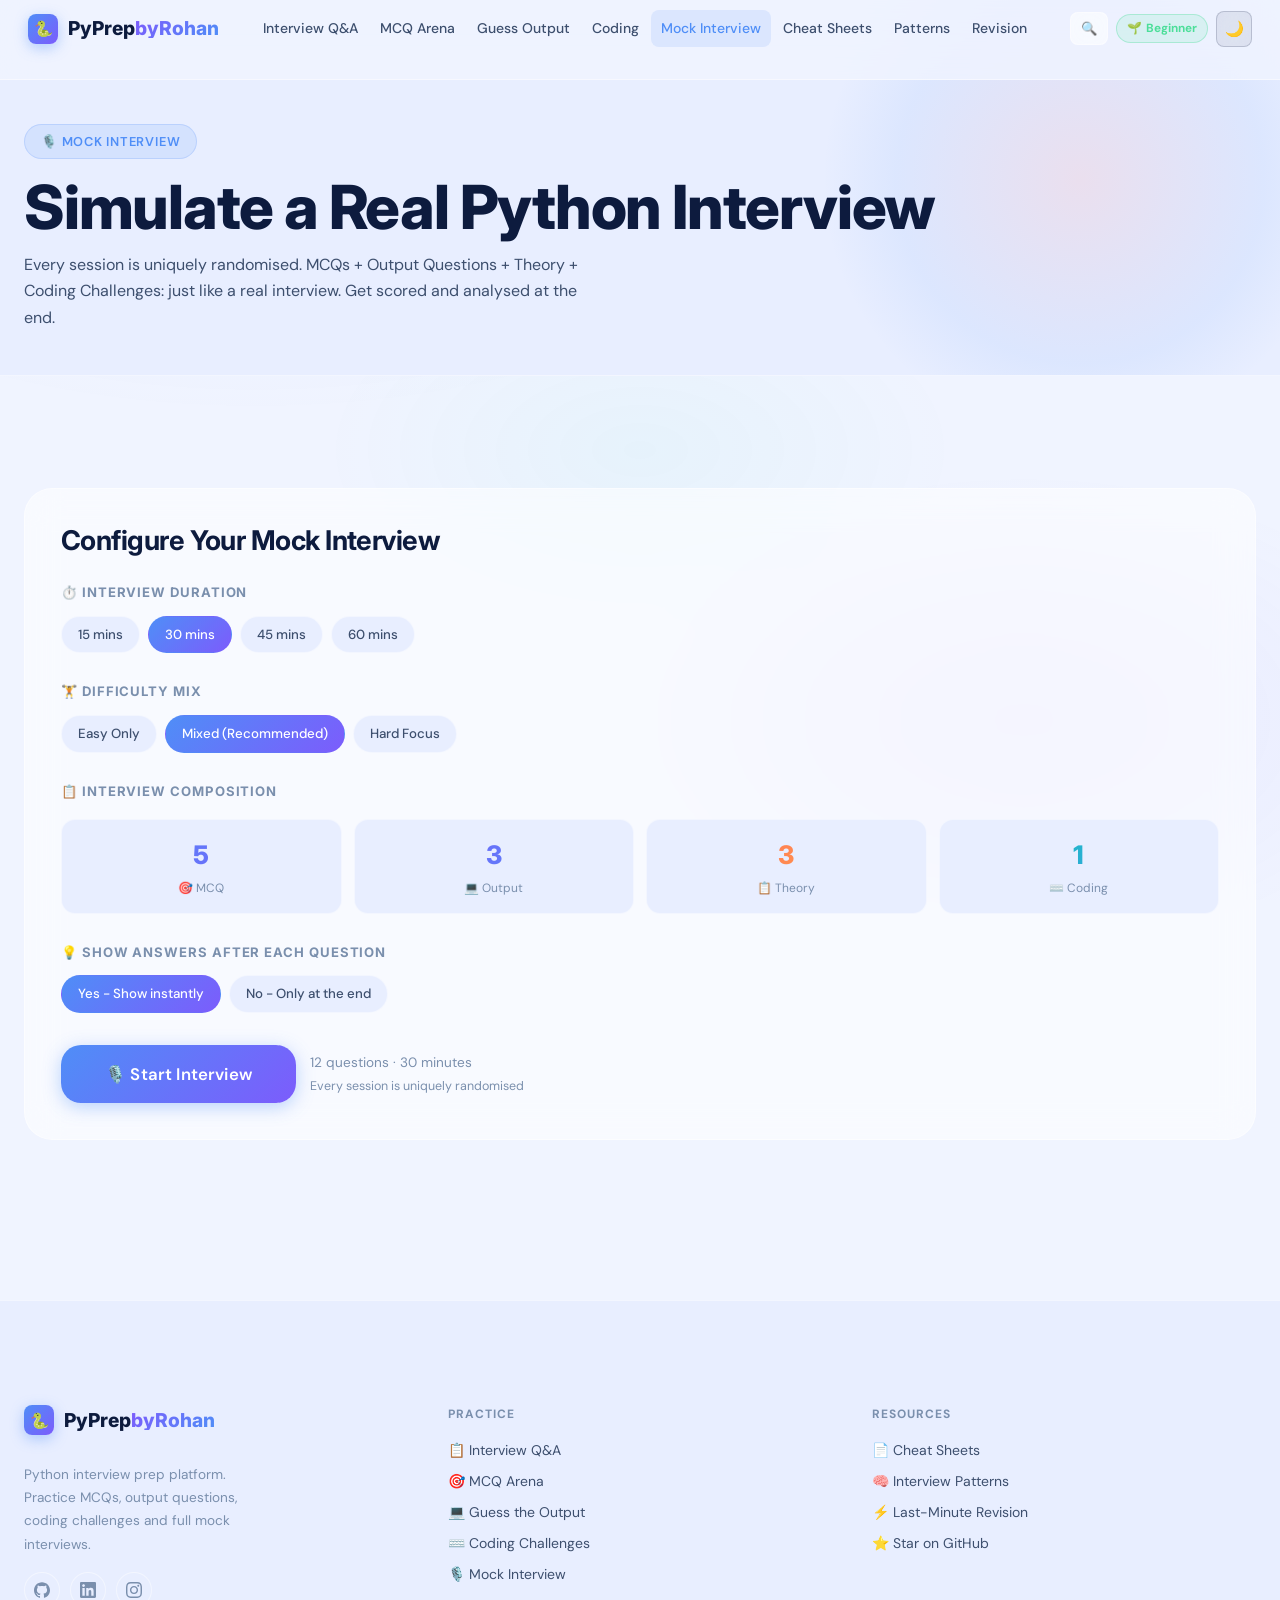
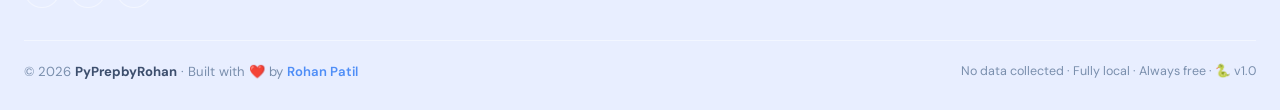
<file: mock.html>
<!DOCTYPE html>
<html lang="en" data-theme="light">
<head>
  <meta charset="UTF-8" />
  <meta name="viewport" content="width=device-width, initial-scale=1.0" />
  <meta name="description" content="Mock Interview Generator - Simulate a full Python interview with MCQs, Output Questions, Theory and Coding Challenges. Get scored and analysed." />
  <title>Mock Interview - PyPrepbyRohan</title>
  <link rel="icon" href="data:image/svg+xml,%3Csvg xmlns='http://www.w3.org/2000/svg' viewBox='0 0 100 100'%3E%3Crect width='100' height='100' rx='22' fill='%237c5cfc'/%3E%3Cpath fill='white' fill-opacity='0.95' d='M50.5 18c-3.4 0-6.7.3-9.6.8-8.5 1.5-10 4.6-10 10.4v7.6h20v2.5H24c-5.8 0-10.9 3.5-12.5 10.2-1.8 7.6-1.9 12.3 0 20.2 1.4 6 4.7 10.2 10.5 10.2h6.8V69.2c0-6.6 5.7-12.4 12.6-12.4h19.8c5.5 0 10-4.6 10-10.1V29.2c0-5.4-4.6-9.4-10-10.4-3.5-.6-7.1-.9-10.7-.8zM40 24.3c2.1 0 3.8 1.7 3.8 3.8s-1.7 3.8-3.8 3.8-3.8-1.7-3.8-3.8 1.7-3.8 3.8-3.8z'/%3E%3Cpath fill='white' fill-opacity='0.95' d='M73 39.4v7.2c0 6.9-5.9 12.7-12.6 12.7H40.6c-5.4 0-10 4.6-10 10.1v19c0 5.4 4.7 8.6 10 10.1 6.4 1.8 12.4 2.2 19.8 0 5-1.4 10-4.4 10-10.1v-7.6H40.4v-2.5h29.7c5.8 0 8-4 10-10.1 2-6.3 2-12.3 0-20.2-1.4-5.7-4.2-9.9-10-9.9zM63 80.7c2.1 0 3.8 1.7 3.8 3.8s-1.7 3.8-3.8 3.8-3.8-1.7-3.8-3.8 1.7-3.8 3.8-3.8z'/%3E%3C/svg%3E" />
  <link rel="stylesheet" href="css/style.css" />
  <style>
    .page-hero {
      padding: calc(var(--nav-height) + 44px) 0 44px;
      background: var(--bg-secondary);
      border-bottom: 1px solid var(--border-glass);
      position: relative; overflow: hidden;
    }
    .page-hero::before {
      content: '';
      position: absolute; top: -80px; right: -60px;
      width: 520px; height: 520px;
      background: radial-gradient(circle, rgba(255,92,92,0.10) 0%, rgba(79,142,247,0.08) 50%, transparent 70%);
      pointer-events: none;
    }

    /* ── Screens ──────────────────────────────────────── */
    .screen { display: none; }
    .screen.active { display: block; }

    /* ── Config Screen ─────────────────────────────────── */
    .profile-grid {
      display: grid;
      grid-template-columns: repeat(3, 1fr);
      gap: 16px;
      margin-bottom: 32px;
    }
    .profile-card {
      padding: 24px 20px;
      border-radius: var(--radius-lg);
      background: var(--bg-card);
      backdrop-filter: var(--blur-glass);
      -webkit-backdrop-filter: var(--blur-glass);
      border: 2px solid var(--border-glass);
      cursor: pointer; text-align: center;
      transition: all var(--transition);
    }
    .profile-card:hover { border-color: rgba(79,142,247,0.35); transform: translateY(-3px); }
    .profile-card.selected {
      border-color: var(--brand-primary);
      background: rgba(79,142,247,0.10);
      box-shadow: 0 0 0 3px rgba(79,142,247,0.15);
    }
    .profile-card__icon { font-size: 2.2rem; margin-bottom: 10px; display: block; }
    .profile-card__title { font-family: var(--font-display); font-size: 0.95rem; font-weight: 700; margin-bottom: 6px; }
    .profile-card__desc  { font-size: 0.78rem; color: var(--text-muted); }

    .config-card {
      background: var(--bg-card);
      backdrop-filter: var(--blur-glass);
      -webkit-backdrop-filter: var(--blur-glass);
      border: 1px solid var(--border-glass);
      border-radius: var(--radius-xl);
      padding: 36px;
    }
    .config-label {
      font-family: var(--font-display);
      font-size: 0.82rem; font-weight: 700;
      text-transform: uppercase; letter-spacing: 0.07em;
      color: var(--text-muted); margin-bottom: 12px; display: block;
    }
    .config-section { margin-bottom: 28px; }
    .chip-group { display: flex; flex-wrap: wrap; gap: 8px; }
    .chip {
      padding: 7px 16px; border-radius: var(--radius-pill);
      border: 1.5px solid var(--border-glass);
      background: var(--bg-secondary);
      font-size: 0.83rem; font-weight: 500;
      color: var(--text-secondary); cursor: pointer;
      transition: all var(--transition);
    }
    .chip:hover  { border-color: var(--brand-primary); color: var(--brand-primary); }
    .chip.selected { background: var(--grad-primary); color: #fff; border-color: transparent; }

    /* Composition preview */
    .composition-preview {
      display: grid; grid-template-columns: repeat(4, 1fr);
      gap: 12px; margin-top: 16px;
    }
    .comp-box {
      padding: 14px; border-radius: var(--radius-md);
      background: var(--bg-secondary); border: 1px solid var(--border-glass);
      text-align: center;
    }
    .comp-box__num  { font-family: var(--font-display); font-size: 1.6rem; font-weight: 800; }
    .comp-box__label { font-size: 0.75rem; color: var(--text-muted); margin-top: 3px; }

    /* ── Interview Screen ──────────────────────────────── */
    .interview-topbar {
      display: flex; align-items: center; justify-content: space-between;
      padding: 16px 24px; border-radius: var(--radius-lg);
      background: var(--bg-card); backdrop-filter: var(--blur-glass);
      -webkit-backdrop-filter: var(--blur-glass);
      border: 1px solid var(--border-glass);
      margin-bottom: 20px; gap: 14px; flex-wrap: wrap;
    }
    .interview-progress-bar {
      height: 5px; background: var(--border-color);
      border-radius: var(--radius-pill); margin-bottom: 24px; overflow: hidden;
    }
    .interview-progress-bar__fill {
      height: 100%; background: var(--grad-primary);
      border-radius: var(--radius-pill); transition: width 0.4s ease;
    }
    .timer-display {
      display: flex; align-items: center; gap: 8px;
      padding: 8px 18px; border-radius: var(--radius-pill);
      background: var(--bg-secondary); border: 1px solid var(--border-glass);
      font-family: var(--font-mono); font-size: 1rem; font-weight: 700;
      transition: all var(--transition);
    }
    .timer-display.warning { background:rgba(255,179,71,0.15); border-color:var(--brand-warning); color:var(--brand-warning); }
    .timer-display.danger  { background:rgba(255,92,92,0.15);  border-color:var(--brand-danger);  color:var(--brand-danger); animation:pulse-glow 0.8s infinite; }

    /* Section separator */
    .section-banner {
      display: flex; align-items: center; gap: 12px;
      padding: 12px 20px; border-radius: var(--radius-md);
      margin-bottom: 16px;
    }
    .section-banner__icon { font-size: 1.3rem; }
    .section-banner__title { font-family: var(--font-display); font-size: 1rem; font-weight: 700; }
    .section-banner__sub   { font-size: 0.82rem; color: rgba(255,255,255,0.75); }

    /* ── Question Block ────────────────────────────────── */
    .q-block {
      background: var(--bg-card);
      backdrop-filter: var(--blur-glass);
      -webkit-backdrop-filter: var(--blur-glass);
      border: 1px solid var(--border-glass);
      border-radius: var(--radius-xl);
      padding: 30px; margin-bottom: 20px;
    }
    .q-block__meta { display:flex; gap:8px; margin-bottom:14px; align-items:center; flex-wrap:wrap; }
    .q-block__text { font-size:1rem; font-weight:600; color:var(--text-primary); line-height:1.55; margin-bottom:20px; }

    /* MCQ / Output options */
    .options-grid { display: flex; flex-direction: column; gap: 10px; }
    .option-btn {
      display: flex; align-items: center; gap: 14px;
      padding: 13px 18px; border-radius: var(--radius-md);
      background: var(--bg-secondary); border: 1.5px solid var(--border-glass);
      cursor: pointer; text-align: left; font-size: 0.9rem;
      color: var(--text-primary); transition: all var(--transition); width: 100%;
    }
    .option-btn:hover:not(:disabled) { border-color:var(--brand-primary); background:var(--bg-tag); transform:translateX(3px); }
    .option-btn:disabled { cursor: default; }
    .option-btn.correct  { background:rgba(76,222,154,0.15); border-color:var(--brand-success); color:var(--brand-success); }
    .option-btn.wrong    { background:rgba(255,92,92,0.15);  border-color:var(--brand-danger);  color:var(--brand-danger); }
    .option-btn.selected { background:rgba(79,142,247,0.15); border-color:var(--brand-primary); color:var(--brand-primary); transform:translateX(4px); font-weight:600; }
    .option-letter {
      width:30px; height:30px; border-radius:var(--radius-sm);
      background:var(--bg-card); border:1px solid var(--border-glass);
      display:flex; align-items:center; justify-content:center;
      font-family:var(--font-mono); font-size:0.8rem; font-weight:700; flex-shrink:0;
    }
    .option-btn.correct .option-letter { background:var(--brand-success); color:#fff; border-color:var(--brand-success); }
    .option-btn.wrong   .option-letter { background:var(--brand-danger);  color:#fff; border-color:var(--brand-danger); }

    /* Code display */
    .code-display {
      background:#0a0f1e; border:1px solid rgba(79,142,247,0.20);
      border-radius:var(--radius-md); padding:20px 22px;
      font-family:var(--font-mono); font-size:0.85rem;
      color:#c9d8ff; line-height:1.75; margin-bottom:18px;
      overflow-x:auto; white-space:pre-wrap;
    }
    [data-theme="light"] .code-display { background:#03080f; }

    /* Theory question */
    .theory-answer-box {
      margin-top: 14px; padding: 14px 18px;
      border-radius: var(--radius-md);
      background: rgba(79,142,247,0.07);
      border: 1px solid rgba(79,142,247,0.15);
      font-size: 0.88rem; color: var(--text-secondary);
      line-height: 1.75; animation: fadeInUp 0.3s ease;
    }
    .theory-answer-box.hidden { display: none; }

    /* Coding challenge in mock */
    .coding-block {
      padding: 18px 20px; border-radius: var(--radius-md);
      background: var(--bg-secondary); border: 1px solid var(--border-glass);
      margin-bottom: 14px;
    }
    .coding-io { display: grid; grid-template-columns: 1fr 1fr; gap: 10px; margin-top: 12px; }
    .coding-io-box {
      padding: 10px 14px; border-radius: var(--radius-sm);
      background: var(--bg-card); border: 1px solid var(--border-glass);
    }
    .coding-io-label { font-size: 0.7rem; font-weight: 700; text-transform: uppercase; letter-spacing: 0.06em; color: var(--text-muted); margin-bottom: 4px; }
    .coding-io-val   { font-family: var(--font-mono); font-size: 0.8rem; color: var(--text-primary); }

    /* Explanation */
    .exp-box {
      margin-top: 14px; padding: 14px 18px; border-radius: var(--radius-md);
      border-left: 3px solid var(--brand-primary);
      background: rgba(79,142,247,0.07);
      font-size: 0.875rem; color: var(--text-secondary); line-height: 1.7;
      animation: fadeInUp 0.3s ease;
    }
    .exp-box.hidden { display: none; }

    /* Nav */
    .q-nav { display: flex; justify-content: space-between; align-items: center; gap: 12px; margin-top: 8px; }
    .q-dots { display: flex; gap: 5px; flex-wrap: wrap; max-width: 420px; }
    .q-dot { width: 10px; height: 10px; border-radius: 50%; background: var(--border-color); transition: background var(--transition); cursor: pointer; }
    .q-dot.current  { background: var(--brand-secondary); box-shadow: 0 0 0 2px rgba(124,92,252,0.35); }
    .q-dot.correct  { background: var(--brand-success); }
    .q-dot.wrong    { background: var(--brand-danger); }
    .q-dot.skipped  { background: var(--text-muted); }
    .q-dot.theory   { background: var(--brand-warning); opacity: 0.6; }
    .q-dot.coding   { background: var(--brand-warning); }

    /* ── Result Screen ─────────────────────────────────── */
    .result-hero { text-align: center; padding: 48px 24px 32px; }
    .result-circle {
      width: 170px; height: 170px; border-radius: 50%;
      background: conic-gradient(var(--brand-primary) 0deg, var(--brand-secondary) var(--pct,0deg), rgba(79,142,247,0.12) var(--pct,0deg) 360deg);
      display: flex; align-items: center; justify-content: center;
      position: relative; margin: 0 auto 24px;
      box-shadow: 0 0 50px rgba(79,142,247,0.25);
    }
    .result-circle::before { content:''; width:130px; height:130px; border-radius:50%; background:var(--bg-primary); position:absolute; }
    .result-inner { position:relative; z-index:1; font-family:var(--font-display); font-size:2.4rem; font-weight:800; }

    .result-stats { display: grid; grid-template-columns: repeat(4, 1fr); gap: 16px; margin: 24px 0; }
    .result-stat  { padding: 18px; border-radius: var(--radius-lg); background: var(--bg-card); backdrop-filter: var(--blur-glass); border: 1px solid var(--border-glass); text-align: center; }
    .result-stat__val { font-family: var(--font-display); font-size: 1.8rem; font-weight: 800; }
    .result-stat__key { font-size: 0.78rem; color: var(--text-muted); margin-top: 4px; }

    /* Section breakdown */
    .section-breakdown { display: grid; grid-template-columns: repeat(2, 1fr); gap: 16px; margin-bottom: 28px; }
    .sb-card { padding: 22px; border-radius: var(--radius-lg); background: var(--bg-card); backdrop-filter: var(--blur-glass); border: 1px solid var(--border-glass); }
    .sb-card__header { display: flex; align-items: center; gap: 10px; margin-bottom: 14px; }
    .sb-card__icon { font-size: 1.3rem; }
    .sb-card__title { font-family: var(--font-display); font-size: 0.95rem; font-weight: 700; }
    .sb-card__score { margin-left: auto; font-family: var(--font-display); font-size: 1.2rem; font-weight: 800; }

    /* Review */
    .review-list { display: flex; flex-direction: column; gap: 12px; margin-top: 12px; }
    .review-item { padding: 16px 18px; border-radius: var(--radius-lg); background: var(--bg-card); backdrop-filter: var(--blur-glass); border: 1px solid var(--border-glass); }
    .review-item.correct { border-left: 3px solid var(--brand-success); }
    .review-item.wrong   { border-left: 3px solid var(--brand-danger); }
    .review-item.theory  { border-left: 3px solid var(--brand-warning); }
    .review-item.coding  { border-left: 3px solid var(--brand-primary); }
    .review-item__type   { font-size: 0.72rem; font-weight: 700; text-transform: uppercase; letter-spacing: 0.05em; color: var(--text-muted); margin-bottom: 6px; }
    .review-item__q      { font-size: 0.9rem; font-weight: 600; margin-bottom: 6px; }
    .review-item__ans    { font-size: 0.82rem; color: var(--text-muted); }
    .review-item__ans span.correct { color: var(--brand-success); font-weight: 600; }
    .review-item__ans span.wrong   { color: var(--brand-danger);  font-weight: 600; }
    .review-item__exp    { font-size: 0.82rem; color: var(--text-secondary); margin-top: 8px; padding-top: 8px; border-top: 1px solid var(--border-glass); }

    /* Readiness bands */
    .readiness-band {
      padding: 20px 24px; border-radius: var(--radius-lg);
      display: flex; align-items: center; gap: 16px;
      margin-bottom: 24px; flex-wrap: wrap;
    }
    .readiness-band__icon { font-size: 2.2rem; }
    .readiness-band h3 { margin-bottom: 4px; }
    .readiness-band p  { font-size: 0.88rem; color: rgba(255,255,255,0.80); }

    @media (max-width: 900px) {
      .profile-grid       { grid-template-columns: 1fr; }
      .composition-preview{ grid-template-columns: repeat(2,1fr); }
      .result-stats       { grid-template-columns: repeat(2,1fr); }
      .section-breakdown  { grid-template-columns: 1fr; }
    }
    @media (max-width: 600px) {
      .config-card { padding: 22px; }
      .q-block { padding: 20px; }
      .coding-io { grid-template-columns: 1fr; }
    }
  </style>
</head>
<body>

<!-- ── Navbar ─────────────────────────────────────────────── -->
<nav class="navbar">
  <div class="container">
    <div class="navbar__inner">
      <a href="index.html" class="navbar__logo">
        <div class="navbar__logo-icon">🐍</div>
        <span class="navbar__logo-text"><span class="logo-main">PyPrep</span><span class="logo-by">byRohan</span></span>
      </a>
      <nav class="navbar__nav">
        <a href="questions.html"  class="navbar__link">Interview Q&A</a>
        <a href="mcq.html"        class="navbar__link">MCQ Arena</a>
        <a href="output.html"     class="navbar__link">Guess Output</a>
        <a href="coding.html"     class="navbar__link">Coding</a>
        <a href="mock.html"       class="navbar__link active">Mock Interview</a>
        <a href="cheatsheet.html" class="navbar__link">Cheat Sheets</a>
        <a href="patterns.html"   class="navbar__link">Patterns</a>
        <a href="revision.html"   class="navbar__link">Revision</a>
      </nav>
      <div class="navbar__actions">
        <button class="global-search-btn" title="Search (Ctrl+K)">🔍 <span>Search</span> <kbd>Ctrl K</kbd></button>
        <span class="xp-badge">🌱 Beginner</span>
        <button class="theme-toggle" title="Toggle Theme">🌙</button>
        <button class="hamburger" aria-label="Toggle menu" aria-expanded="false"><span></span><span></span><span></span></button>
      </div>
    </div>
  </div>
</nav>
<div class="mobile-nav">
  <a href="questions.html"  class="navbar__link">📋 Interview Q&A</a>
  <a href="mcq.html"        class="navbar__link">🎯 MCQ Arena</a>
  <a href="output.html"     class="navbar__link">💻 Guess Output</a>
  <a href="coding.html"     class="navbar__link">⌨️ Coding Challenges</a>
  <a href="mock.html"       class="navbar__link">🎙️ Mock Interview</a>
  <a href="cheatsheet.html" class="navbar__link">📄 Cheat Sheets</a>
  <a href="patterns.html"   class="navbar__link">🧠 Interview Patterns</a>
  <a href="revision.html"   class="navbar__link">⚡ Last-Minute Revision</a>
</div>

<!-- ── Page Hero ─────────────────────────────────────────── -->
<div class="page-hero">
  <div class="container">
    <div class="section-header__eyebrow" style="margin-bottom:12px;">🎙️ Mock Interview</div>
    <h1 style="margin-bottom:8px;">Simulate a Real Python Interview</h1>
    <p style="max-width:580px;">Every session is uniquely randomised. MCQs + Output Questions + Theory + Coding Challenges: just like a real interview. Get scored and analysed at the end.</p>
  </div>
</div>

<div class="container" style="padding-top:calc(var(--nav-height) + 32px);padding-bottom:80px;">

  <!-- ═══════════════ CONFIG SCREEN ══════════════════════ -->
  <div id="config-screen" class="screen active">



    <div class="config-card reveal">
      <h3 style="margin-bottom:24px;">Configure Your Mock Interview</h3>

      <!-- Duration -->
      <div class="config-section">
        <span class="config-label">⏱️ Interview Duration</span>
        <div class="chip-group" id="duration-chips">
          <div class="chip" data-dur="900">15 mins</div>
          <div class="chip selected" data-dur="1800">30 mins</div>
          <div class="chip" data-dur="2700">45 mins</div>
          <div class="chip" data-dur="3600">60 mins</div>
        </div>
      </div>

      <!-- Difficulty mix -->
      <div class="config-section">
        <span class="config-label">🏋️ Difficulty Mix</span>
        <div class="chip-group" id="diff-chips">
          <div class="chip" data-diffmix="easy">Easy Only</div>
          <div class="chip selected" data-diffmix="mixed">Mixed (Recommended)</div>
          <div class="chip" data-diffmix="hard">Hard Focus</div>
        </div>
      </div>

      <!-- Interview composition preview -->
      <div class="config-section">
        <span class="config-label">📋 Interview Composition</span>
        <div class="composition-preview" id="composition-preview">
          <div class="comp-box">
            <div class="comp-box__num text-gradient" id="comp-mcq">5</div>
            <div class="comp-box__label">🎯 MCQ</div>
          </div>
          <div class="comp-box">
            <div class="comp-box__num" style="background:linear-gradient(135deg,#7c5cfc,#4f8ef7);-webkit-background-clip:text;-webkit-text-fill-color:transparent;background-clip:text;" id="comp-out">3</div>
            <div class="comp-box__label">💻 Output</div>
          </div>
          <div class="comp-box">
            <div class="comp-box__num" style="background:var(--grad-warm);-webkit-background-clip:text;-webkit-text-fill-color:transparent;background-clip:text;" id="comp-theory">3</div>
            <div class="comp-box__label">📋 Theory</div>
          </div>
          <div class="comp-box">
            <div class="comp-box__num" style="background:var(--grad-accent);-webkit-background-clip:text;-webkit-text-fill-color:transparent;background-clip:text;" id="comp-coding">1</div>
            <div class="comp-box__label">⌨️ Coding</div>
          </div>
        </div>
      </div>

      <!-- Instant feedback -->
      <div class="config-section">
        <span class="config-label">💡 Show Answers After Each Question</span>
        <div class="chip-group">
          <div class="chip selected" id="fb-yes">Yes - Show instantly</div>
          <div class="chip" id="fb-no">No - Only at the end</div>
        </div>
      </div>

      <div style="margin-top:32px;display:flex;gap:14px;align-items:center;flex-wrap:wrap;">
        <button class="btn btn--primary btn--xl" id="start-btn">🎙️ Start Interview</button>
        <div>
          <div style="font-size:0.85rem;color:var(--text-muted);" id="config-summary">12 questions · 30 minutes</div>
          <div style="font-size:0.78rem;color:var(--text-muted);margin-top:2px;">Every session is uniquely randomised</div>
        </div>
      </div>
    </div>
  </div>

  <!-- ═══════════════ INTERVIEW SCREEN ═══════════════════ -->
  <div id="interview-screen" class="screen">

    <div class="interview-topbar">
      <div>
        <div style="font-size:0.95rem;font-weight:600;" id="q-progress-text">Question 1 of 12</div>
        <div style="font-size:0.78rem;color:var(--text-muted);" id="q-section-label">MCQ Section</div>
      </div>
      <div class="timer-display" id="timer-el"><span>⏱️</span><span id="timer-text">30:00</span></div>
      <div style="text-align:right;">
        <div style="font-family:var(--font-display);font-size:1rem;font-weight:800;color:var(--brand-success);" id="live-score">0 pts</div>
        <div style="font-size:0.78rem;color:var(--text-muted);" id="live-acc">0% accuracy</div>
      </div>
      <button class="btn btn--outline btn--sm" id="quit-btn">✕ End Interview</button>
    </div>

    <div class="interview-progress-bar">
      <div class="interview-progress-bar__fill" id="prog-fill" style="width:0%"></div>
    </div>

    <!-- Question Block -->
    <div id="q-block" class="q-block"></div>

    <!-- Navigation -->
    <div class="q-nav">
      <div class="q-dots" id="q-dots"></div>
      <div style="display:flex;gap:10px;">
        <button class="btn btn--outline btn--sm" id="prev-btn" disabled>← Prev</button>
        <button class="btn btn--primary btn--sm" id="next-btn">Next →</button>
      </div>
    </div>
  </div>

  <!-- ═══════════════ RESULT SCREEN ══════════════════════ -->
  <div id="result-screen" class="screen">

    <div class="result-hero">
      <div class="result-circle" id="result-circle">
        <div class="result-inner" id="result-pct">0%</div>
      </div>
      <h2 id="result-title" style="margin-bottom:8px;">Interview Complete!</h2>
      <p id="result-subtitle" style="font-size:1rem;"></p>
    </div>

    <!-- Readiness band -->
    <div class="readiness-band" id="readiness-band" style="background:var(--grad-primary);">
      <div class="readiness-band__icon" id="rb-icon">🎯</div>
      <div>
        <h3 style="color:#fff;" id="rb-title">Interview Readiness</h3>
        <p id="rb-desc">Based on your performance across all sections.</p>
      </div>
    </div>

    <!-- Stats -->
    <div class="result-stats">
      <div class="result-stat"><div class="result-stat__val" id="rs-score"  style="color:var(--brand-primary);">0</div><div class="result-stat__key">Total Score</div></div>
      <div class="result-stat"><div class="result-stat__val" id="rs-correct" style="color:var(--brand-success);">0</div><div class="result-stat__key">Correct</div></div>
      <div class="result-stat"><div class="result-stat__val" id="rs-wrong"   style="color:var(--brand-danger);">0</div><div class="result-stat__key">Wrong / Skipped</div></div>
      <div class="result-stat"><div class="result-stat__val" id="rs-time"    style="color:var(--brand-secondary);">-</div><div class="result-stat__key">Time Taken</div></div>
    </div>

    <!-- Section Breakdown -->
    <div class="section-breakdown" id="section-breakdown"></div>

    <!-- Action buttons -->
    <div style="display:flex;gap:14px;flex-wrap:wrap;margin-bottom:36px;">
      <button class="btn btn--primary btn--lg" id="retry-btn">🔄 New Interview</button>
      <button class="btn btn--outline btn--lg" id="config-btn">⚙️ Change Settings</button>
      <button class="btn btn--glass btn--lg" id="share-btn">📤 Share Result</button>
      <a href="index.html" class="btn btn--glass btn--lg">🏠 Home</a>
    </div>

    <!-- Review -->
    <div>
      <div style="display:flex;align-items:center;justify-content:space-between;margin-bottom:16px;flex-wrap:wrap;gap:12px;">
        <h3>📝 Full Review</h3>
        <div style="display:flex;gap:8px;flex-wrap:wrap;">
          <button class="chip selected" id="rev-all">All</button>
          <button class="chip" id="rev-wrong">Wrong Only</button>
          <button class="chip" id="rev-mcq">MCQ</button>
          <button class="chip" id="rev-output">Output</button>
          <button class="chip" id="rev-theory">Theory</button>
        </div>
      </div>
      <div class="review-list" id="review-list"></div>
    </div>

  </div>
</div>

<!-- Footer -->
<footer class="footer" aria-label="Footer">
  <div class="container">
    <div style="display:grid;grid-template-columns:1fr 1fr 1fr;gap:40px;padding:48px 0 32px;border-bottom:1px solid var(--border-glass);flex-wrap:wrap;">

      <!-- Brand col -->
      <div>
        <a href="index.html" class="navbar__logo" style="text-decoration:none;margin-bottom:16px;display:inline-flex;">
          <div class="navbar__logo-icon">🐍</div>
          <span class="navbar__logo-text"><span class="logo-main">PyPrep</span><span class="logo-by">byRohan</span></span>
        </a>
        <p style="font-size:0.85rem;color:var(--text-muted);line-height:1.7;margin-top:12px;max-width:220px;">Python interview prep platform. Practice MCQs, output questions, coding challenges and full mock interviews.</p>
        <div style="display:flex;gap:10px;margin-top:16px;">
          <a href="https://github.com/RohanPatil01" target="_blank" rel="noopener" title="GitHub" class="footer-social footer-social--github">
            <svg width="16" height="16" viewBox="0 0 24 24" fill="currentColor"><path d="M12 .297c-6.63 0-12 5.373-12 12 0 5.303 3.438 9.8 8.205 11.385.6.113.82-.258.82-.577 0-.285-.01-1.04-.015-2.04-3.338.724-4.042-1.61-4.042-1.61C4.422 18.07 3.633 17.7 3.633 17.7c-1.087-.744.084-.729.084-.729 1.205.084 1.838 1.236 1.838 1.236 1.07 1.835 2.809 1.305 3.495.998.108-.776.417-1.305.76-1.605-2.665-.3-5.466-1.332-5.466-5.93 0-1.31.465-2.38 1.235-3.22-.135-.303-.54-1.523.105-3.176 0 0 1.005-.322 3.3 1.23.96-.267 1.98-.399 3-.405 1.02.006 2.04.138 3 .405 2.28-1.552 3.285-1.23 3.285-1.23.645 1.653.24 2.873.12 3.176.765.84 1.23 1.91 1.23 3.22 0 4.61-2.805 5.625-5.475 5.92.42.36.81 1.096.81 2.22 0 1.606-.015 2.896-.015 3.286 0 .315.21.69.825.57C20.565 22.092 24 17.592 24 12.297c0-6.627-5.373-12-12-12"/></svg>
          </a>
          <a href="https://www.linkedin.com/in/rohanpatil01/" target="_blank" rel="noopener" title="LinkedIn" class="footer-social footer-social--linkedin">
            <svg width="16" height="16" viewBox="0 0 24 24" fill="currentColor"><path d="M20.447 20.452h-3.554v-5.569c0-1.328-.027-3.037-1.852-3.037-1.853 0-2.136 1.445-2.136 2.939v5.667H9.351V9h3.414v1.561h.046c.477-.9 1.637-1.85 3.37-1.85 3.601 0 4.267 2.37 4.267 5.455v6.286zM5.337 7.433c-1.144 0-2.063-.926-2.063-2.065 0-1.138.92-2.063 2.063-2.063 1.14 0 2.064.925 2.064 2.063 0 1.139-.925 2.065-2.064 2.065zm1.782 13.019H3.555V9h3.564v11.452zM22.225 0H1.771C.792 0 0 .774 0 1.729v20.542C0 23.227.792 24 1.771 24h20.451C23.2 24 24 23.227 24 22.271V1.729C24 .774 23.2 0 22.222 0h.003z"/></svg>
          </a>
          <a href="https://www.instagram.com/rohanjpatil01" target="_blank" rel="noopener" title="Instagram" class="footer-social footer-social--instagram">
            <svg width="16" height="16" viewBox="0 0 24 24" fill="currentColor"><path d="M12 2.163c3.204 0 3.584.012 4.85.07 3.252.148 4.771 1.691 4.919 4.919.058 1.265.069 1.645.069 4.849 0 3.205-.012 3.584-.069 4.849-.149 3.225-1.664 4.771-4.919 4.919-1.266.058-1.644.07-4.85.07-3.204 0-3.584-.012-4.849-.07-3.26-.149-4.771-1.699-4.919-4.92-.058-1.265-.07-1.644-.07-4.849 0-3.204.013-3.583.07-4.849.149-3.227 1.664-4.771 4.919-4.919 1.266-.057 1.645-.069 4.849-.069zm0-2.163c-3.259 0-3.667.014-4.947.072-4.358.2-6.78 2.618-6.98 6.98-.059 1.281-.073 1.689-.073 4.948 0 3.259.014 3.668.072 4.948.2 4.358 2.618 6.78 6.98 6.98 1.281.058 1.689.072 4.948.072 3.259 0 3.668-.014 4.948-.072 4.354-.2 6.782-2.618 6.979-6.98.059-1.28.073-1.689.073-4.948 0-3.259-.014-3.667-.072-4.947-.196-4.354-2.617-6.78-6.979-6.98-1.281-.059-1.69-.073-4.949-.073zm0 5.838c-3.403 0-6.162 2.759-6.162 6.162s2.759 6.163 6.162 6.163 6.162-2.759 6.162-6.163c0-3.403-2.759-6.162-6.162-6.162zm0 10.162c-2.209 0-4-1.79-4-4 0-2.209 1.791-4 4-4s4 1.791 4 4c0 2.21-1.791 4-4 4zm6.406-11.845c-.796 0-1.441.645-1.441 1.44s.645 1.44 1.441 1.44c.795 0 1.439-.645 1.439-1.44s-.644-1.44-1.439-1.44z"/></svg>
          </a>
        </div>
      </div>

      <!-- Practice col -->
      <div>
        <div style="font-size:0.75rem;font-weight:700;text-transform:uppercase;letter-spacing:0.08em;color:var(--text-muted);margin-bottom:14px;">Practice</div>
        <div style="display:flex;flex-direction:column;gap:8px;">
          <a href="questions.html" style="font-size:0.875rem;color:var(--text-secondary);text-decoration:none;transition:color 0.2s;" onmouseover="this.style.color='var(--brand-primary)'" onmouseout="this.style.color='var(--text-secondary)'">📋 Interview Q&amp;A</a>
          <a href="mcq.html"       style="font-size:0.875rem;color:var(--text-secondary);text-decoration:none;transition:color 0.2s;" onmouseover="this.style.color='var(--brand-primary)'" onmouseout="this.style.color='var(--text-secondary)'">🎯 MCQ Arena</a>
          <a href="output.html"    style="font-size:0.875rem;color:var(--text-secondary);text-decoration:none;transition:color 0.2s;" onmouseover="this.style.color='var(--brand-primary)'" onmouseout="this.style.color='var(--text-secondary)'">💻 Guess the Output</a>
          <a href="coding.html"    style="font-size:0.875rem;color:var(--text-secondary);text-decoration:none;transition:color 0.2s;" onmouseover="this.style.color='var(--brand-primary)'" onmouseout="this.style.color='var(--text-secondary)'">⌨️ Coding Challenges</a>
          <a href="mock.html"      style="font-size:0.875rem;color:var(--text-secondary);text-decoration:none;transition:color 0.2s;" onmouseover="this.style.color='var(--brand-primary)'" onmouseout="this.style.color='var(--text-secondary)'">🎙️ Mock Interview</a>
        </div>
      </div>

      <!-- Resources col -->
      <div>
        <div style="font-size:0.75rem;font-weight:700;text-transform:uppercase;letter-spacing:0.08em;color:var(--text-muted);margin-bottom:14px;">Resources</div>
        <div style="display:flex;flex-direction:column;gap:8px;">
          <a href="cheatsheet.html" style="font-size:0.875rem;color:var(--text-secondary);text-decoration:none;transition:color 0.2s;" onmouseover="this.style.color='var(--brand-primary)'" onmouseout="this.style.color='var(--text-secondary)'">📄 Cheat Sheets</a>
          <a href="patterns.html"   style="font-size:0.875rem;color:var(--text-secondary);text-decoration:none;transition:color 0.2s;" onmouseover="this.style.color='var(--brand-primary)'" onmouseout="this.style.color='var(--text-secondary)'">🧠 Interview Patterns</a>
          <a href="revision.html"   style="font-size:0.875rem;color:var(--text-secondary);text-decoration:none;transition:color 0.2s;" onmouseover="this.style.color='var(--brand-primary)'" onmouseout="this.style.color='var(--text-secondary)'">⚡ Last-Minute Revision</a>
          <a href="https://github.com/RohanPatil01" target="_blank" rel="noopener" style="font-size:0.875rem;color:var(--text-secondary);text-decoration:none;transition:color 0.2s;" onmouseover="this.style.color='var(--brand-primary)'" onmouseout="this.style.color='var(--text-secondary)'">⭐ Star on GitHub</a>
        </div>
      </div>

    </div>

    <!-- Bottom bar -->
    <div class="footer__bottom" style="padding-top:20px;border-top:none;">
      <p style="font-size:0.82rem;color:var(--text-muted);">© 2026 <strong style="color:var(--text-secondary);">PyPrepbyRohan</strong> · Built with ❤️ by <a href="https://github.com/RohanPatil01" target="_blank" rel="noopener" style="color:var(--brand-primary);font-weight:600;">Rohan Patil</a></p>
      <p style="font-size:0.78rem;color:var(--text-muted);">No data collected · Fully local · Always free · 🐍 v1.0</p>
    </div>
  </div>
</footer>

<button class="scroll-top" aria-label="Scroll to top">↑</button>
<script src="js/main.js"></script>
<script src="js/features.js"></script>
<script>
'use strict';
/* ═══════════════════════════════════════════════════════════
   Mock Interview Engine
   ═══════════════════════════════════════════════════════════ */

// ── Data stores ───────────────────────────────────────────
let db = { mcq:[], output:[], theory:[], coding:[] };
let loaded = 0;

// ── Config state ──────────────────────────────────────────
// Profile removed - universal mode
let selDuration = 1800;
let selDiffMix  = 'mixed';
let instantFB   = true;

// ── Interview state ───────────────────────────────────────
let interviewQ  = [];   // flat array of all questions
let answers     = [];   // { chosen, correct, skipped, type }
let currentIdx  = 0;
let timer       = null;
let startTime   = null;
let lastConfig  = {};

// Profile compositions: [mcq, output, theory, coding]
const PROFILES = {
  general: { easy:0.40, mcq:6, out:4, theory:3, coding:2 }
};

const SECTION_META = {
  mcq:    { label:'MCQ',            icon:'🎯', color:'var(--brand-primary)' },
  output: { label:'Guess Output',   icon:'💻', color:'var(--brand-secondary)' },
  theory: { label:'Theory',         icon:'📋', color:'var(--brand-warning)' },
  coding: { label:'Coding Problem', icon:'⌨️', color:'var(--brand-accent)' }
};

// ── Load all data files ───────────────────────────────────
function loadAll() {
  const mcqRaw = {"questions":[{"id":"mcq_b01","topic":"basics","difficulty":"easy","q":"What is the correct file extension for Python files?","opts":[".py",".pt",".pyt",".python"],"ans":0,"exp":"Python source files use the .py extension. Compiled bytecode files use .pyc."},{"id":"mcq_b02","topic":"basics","difficulty":"easy","q":"Which of the following is used to define a block of code in Python?","opts":["Curly braces {}","Parentheses ()","Indentation","Square brackets []"],"ans":2,"exp":"Python uses indentation (whitespace) to define code blocks, not braces. Consistent indentation is mandatory."},{"id":"mcq_b03","topic":"basics","difficulty":"easy","q":"What is the output of: print(type(5))?","opts":["int","<class 'int'>","Integer","number"],"ans":1,"exp":"type() returns the type object. Its string representation is <class 'typename'>."},{"id":"mcq_b04","topic":"basics","difficulty":"easy","q":"Which keyword is used to define a function in Python?","opts":["function","func","def","define"],"ans":2,"exp":"Functions are defined using the 'def' keyword followed by the function name and parentheses."},{"id":"mcq_b05","topic":"basics","difficulty":"easy","q":"What does the len() function return for a string 'Python'?","opts":["5","6","7","Error"],"ans":1,"exp":"'Python' has 6 characters: P-y-t-h-o-n."},{"id":"mcq_b06","topic":"basics","difficulty":"medium","q":"What is the output of: print(bool(0), bool(''), bool([]))?","opts":["True True True","False False False","False True False","0 '' []"],"ans":1,"exp":"0, empty string, and empty list are all falsy in Python. bool() of any falsy value is False."},{"id":"mcq_b07","topic":"basics","difficulty":"medium","q":"What is the output of: print(10 // 3)?","opts":["3.33","3","4","3.0"],"ans":1,"exp":"// is floor division. 10 // 3 = 3 (rounds down). Result is an integer when both operands are integers."},{"id":"mcq_b08","topic":"basics","difficulty":"medium","q":"Which of these is NOT a valid Python keyword?","opts":["pass","break","until","yield"],"ans":2,"exp":"'until' is not a Python keyword. Python uses 'while' for loops. Ruby uses 'until'."},{"id":"mcq_b09","topic":"basics","difficulty":"medium","q":"What is the result of: 2 ** 10?","opts":["20","100","1024","512"],"ans":2,"exp":"** is the exponentiation operator. 2**10 = 1024 (2 to the power of 10)."},{"id":"mcq_b10","topic":"basics","difficulty":"hard","q":"What is the output of: print(0.1 + 0.2 == 0.3)?","opts":["True","False","Error","None"],"ans":1,"exp":"Due to floating-point precision, 0.1 + 0.2 = 0.30000000000000004, not exactly 0.3. Use math.isclose() for float comparison."},{"id":"mcq_b11","topic":"basics","difficulty":"hard","q":"What is the output of: x = 5; print(x := 10, x)?","opts":["5 5","10 10","10 5","SyntaxError"],"ans":1,"exp":"The walrus operator := assigns 10 to x and returns 10. So both print as 10."},{"id":"mcq_b12","topic":"basics","difficulty":"easy","q":"Which function converts a string to an integer?","opts":["str()","int()","float()","num()"],"ans":1,"exp":"int() converts a string (or other types) to an integer. int('42') returns 42."},{"id":"mcq_dt01","topic":"datatypes","difficulty":"easy","q":"Which of the following is an immutable data type?","opts":["list","dict","set","tuple"],"ans":3,"exp":"Tuples are immutable: once created, their elements cannot be changed. Lists, dicts, and sets are mutable."},{"id":"mcq_dt02","topic":"datatypes","difficulty":"easy","q":"What is the data type of: x = True?","opts":["int","str","bool","NoneType"],"ans":2,"exp":"True and False are instances of bool. In Python, bool is a subclass of int: bool(True) == 1."},{"id":"mcq_dt03","topic":"datatypes","difficulty":"medium","q":"What is the output of: print(isinstance(True, int))?","opts":["False","True","Error","None"],"ans":1,"exp":"bool is a subclass of int in Python. isinstance(True, int) returns True because True IS an int (value 1)."},{"id":"mcq_dt04","topic":"datatypes","difficulty":"medium","q":"Which data type would you use as a dictionary key?","opts":["list","dict","set","tuple"],"ans":3,"exp":"Dictionary keys must be hashable. Tuples are hashable (if they contain only hashable elements). Lists, sets, and dicts are not hashable."},{"id":"mcq_dt05","topic":"datatypes","difficulty":"hard","q":"What is the output of: print(type(1) == type(1.0))?","opts":["True","False","Error","None"],"ans":1,"exp":"type(1) is <class 'int'> and type(1.0) is <class 'float'>. They are different types, so == returns False."},{"id":"mcq_s01","topic":"strings","difficulty":"easy","q":"What is the output of: 'hello'.upper()?","opts":["Hello","HELLO","hello","hELLO"],"ans":1,"exp":"str.upper() converts all characters to uppercase and returns a new string."},{"id":"mcq_s02","topic":"strings","difficulty":"easy","q":"What does 'hello world'.split() return?","opts":["['hello world']","['hello', 'world']","('hello', 'world')","{'hello', 'world'}"],"ans":1,"exp":"str.split() with no argument splits on any whitespace. Returns a list of strings."},{"id":"mcq_s03","topic":"strings","difficulty":"medium","q":"What is the output of: print('Python'[::-1])?","opts":["Python","nohtyP","P","Error"],"ans":1,"exp":"[::-1] reverses the string by slicing with step -1. 'Python' reversed is 'nohtyP'."},{"id":"mcq_s04","topic":"strings","difficulty":"medium","q":"What is the output of: print('abcde'[1:4])?","opts":["abcd","bcd","bcde","abc"],"ans":1,"exp":"Slicing [1:4] includes indices 1, 2, 3 (stop is exclusive). 'abcde'[1:4] = 'bcd'."},{"id":"mcq_s05","topic":"strings","difficulty":"medium","q":"What does 'hello'.find('l') return?","opts":["0","2","3","-1"],"ans":1,"exp":"str.find() returns the index of the first occurrence. 'l' first appears at index 2 in 'hello'."},{"id":"mcq_s06","topic":"strings","difficulty":"hard","q":"What is the output of: print(f'{10:05d}')?","opts":["10000","00010","10   ","Error"],"ans":1,"exp":":05d formats the integer with width 5, zero-padded on the left. 10 becomes '00010'."},{"id":"mcq_s07","topic":"strings","difficulty":"medium","q":"Which method checks if all characters are alphabetic?","opts":["isalpha()","isalnum()","isdigit()","ischar()"],"ans":0,"exp":"str.isalpha() returns True if all characters are alphabetic (a-z, A-Z) and the string is non-empty."},{"id":"mcq_s08","topic":"strings","difficulty":"hard","q":"What is the output of: ', '.join(['a', 'b', 'c'])?","opts":["a, b, c","['a', 'b', 'c']","a b c","a,b,c"],"ans":0,"exp":"str.join(iterable) joins elements with the string as separator. ', '.join(['a','b','c']) = 'a, b, c'."},{"id":"mcq_s09","topic":"strings","difficulty":"easy","q":"What does 'hello'.replace('l', 'r') return?","opts":["herro","herlo","heLLo","Error"],"ans":0,"exp":"str.replace(old, new) replaces ALL occurrences. Both 'l's are replaced with 'r', giving 'herro'."},{"id":"mcq_s10","topic":"strings","difficulty":"medium","q":"What is the output of: print('  hello  '.strip())?","opts":["'  hello  '","'hello'","'hello  '","'  hello'"],"ans":1,"exp":"str.strip() removes leading and trailing whitespace. lstrip() removes only left, rstrip() only right."},{"id":"mcq_l01","topic":"lists","difficulty":"easy","q":"What is the output of: len([1, [2, 3], 4])?","opts":["4","3","2","Error"],"ans":1,"exp":"len() counts top-level elements. [1, [2,3], 4] has 3 elements: 1, [2,3], and 4."},{"id":"mcq_l02","topic":"lists","difficulty":"easy","q":"What does list.append() do?","opts":["Adds an element at beginning","Adds an element at end","Removes an element","Sorts the list"],"ans":1,"exp":"list.append(x) adds x as a single element at the end of the list. It modifies the list in-place and returns None."},{"id":"mcq_l03","topic":"lists","difficulty":"medium","q":"What is the output of: [1,2,3].index(2)?","opts":["1","2","0","Error"],"ans":0,"exp":"list.index(x) returns the index of the first occurrence of x. 2 is at index 1."},{"id":"mcq_l04","topic":"lists","difficulty":"medium","q":"What is the output of: sorted([3,1,4,1,5,9], reverse=True)[:3]?","opts":["[1, 1, 3]","[9, 5, 4]","[3, 4, 5]","[9, 5, 3]"],"ans":1,"exp":"sorted() with reverse=True gives [9,5,4,3,1,1]. Slicing [:3] takes first 3: [9, 5, 4]."},{"id":"mcq_l05","topic":"lists","difficulty":"medium","q":"What is the difference between sort() and sorted()?","opts":["No difference","sort() returns new list; sorted() modifies in-place","sort() modifies in-place; sorted() returns new list","sorted() only works on tuples"],"ans":2,"exp":"list.sort() modifies the list in-place and returns None. sorted() takes any iterable and returns a new sorted list."},{"id":"mcq_l06","topic":"lists","difficulty":"hard","q":"What is the output of: a=[1,2,3]; b=a[:]; b.append(4); print(a)?","opts":["[1, 2, 3, 4]","[1, 2, 3]","[4]","Error"],"ans":1,"exp":"b=a[:] creates a shallow copy: a new list. Modifying b does not affect a. So a remains [1, 2, 3]."},{"id":"mcq_l07","topic":"lists","difficulty":"medium","q":"What does list.pop(0) do?","opts":["Removes and returns last element","Removes and returns first element","Removes all elements","Returns first element without removing"],"ans":1,"exp":"pop(0) removes and returns the element at index 0 (first element). Default pop() removes the last."},{"id":"mcq_l08","topic":"lists","difficulty":"hard","q":"What is the output of: [[i*j for j in range(3)] for i in range(3)]?","opts":["[[0,0,0],[0,1,2],[0,2,4]]","[[0,1,2],[0,1,2],[0,1,2]]","[[0,0,0],[0,2,4],[0,4,8]]","Error"],"ans":0,"exp":"Nested list comprehension: outer i=[0,1,2], inner j=[0,1,2]. Each row is [i*0, i*1, i*2]. Row 0: [0,0,0], Row 1: [0,1,2], Row 2: [0,2,4]."},{"id":"mcq_l09","topic":"lists","difficulty":"medium","q":"What is the output of: list(range(1, 10, 2))?","opts":["[1,2,3,4,5,6,7,8,9]","[1,3,5,7,9]","[2,4,6,8]","[1,3,5,7]"],"ans":1,"exp":"range(start, stop, step) with step=2 skips every other number. range(1,10,2) = 1,3,5,7,9."},{"id":"mcq_l10","topic":"lists","difficulty":"easy","q":"How do you remove duplicate values from a list?","opts":["list.unique()","set(list)","list.remove_duplicates()","list.distinct()"],"ans":1,"exp":"Converting to a set removes duplicates since sets only hold unique elements. list(set(lst)) gives a list of unique values."},{"id":"mcq_t01","topic":"tuples","difficulty":"easy","q":"How do you create a tuple with a single element?","opts":["(1)","(1,)","[1]","{1}"],"ans":1,"exp":"(1) is just an integer in parentheses. To create a single-element tuple, you must add a trailing comma: (1,)."},{"id":"mcq_t02","topic":"tuples","difficulty":"medium","q":"What is the output of: t = (1,2,3); a,b,c = t; print(b)?","opts":["1","2","3","Error"],"ans":1,"exp":"Tuple unpacking assigns each element to a variable. a=1, b=2, c=3. So b is 2."},{"id":"mcq_t03","topic":"tuples","difficulty":"medium","q":"Which operation is NOT supported on tuples?","opts":["Indexing","Slicing","Concatenation","append()"],"ans":3,"exp":"Tuples are immutable so append() is not available. You can index, slice, and concatenate (creating a new tuple)."},{"id":"mcq_t04","topic":"tuples","difficulty":"hard","q":"What is the output of: t=(1,[2,3],4); t[1].append(99); print(t)?","opts":["(1, [2, 3], 4)","(1, [2, 3, 99], 4)","Error","(1, 99, 4)"],"ans":1,"exp":"The tuple itself is immutable (can't reassign t[1]), but it contains a mutable list. Mutating the list in-place is allowed."},{"id":"mcq_t05","topic":"tuples","difficulty":"medium","q":"What is the output of: first, *rest = (1, 2, 3, 4)?","opts":["first=1, rest=(2,3,4)","first=1, rest=[2,3,4]","Error","first=(1,), rest=(2,3,4)"],"ans":1,"exp":"Extended unpacking with * captures remaining elements into a list. first=1, rest=[2,3,4] (a list, not a tuple)."},{"id":"mcq_set01","topic":"sets","difficulty":"easy","q":"What is the output of: len({1, 1, 2, 2, 3})?","opts":["5","4","3","2"],"ans":2,"exp":"Sets automatically remove duplicates. {1,1,2,2,3} becomes {1,2,3} with 3 unique elements."},{"id":"mcq_set02","topic":"sets","difficulty":"medium","q":"What is the output of: {1,2,3} & {2,3,4}?","opts":["{1,2,3,4}","{2,3}","{1,4}","{1,2,3,2,3,4}"],"ans":1,"exp":"& is the intersection operator: elements in BOTH sets. {1,2,3} & {2,3,4} = {2,3}."},{"id":"mcq_set03","topic":"sets","difficulty":"medium","q":"Which method removes an element from a set without raising an error if it's absent?","opts":["remove()","pop()","discard()","delete()"],"ans":2,"exp":"discard(x) removes x if present, does nothing if not. remove(x) raises KeyError if x is absent."},{"id":"mcq_set04","topic":"sets","difficulty":"hard","q":"Can you add a list to a set?","opts":["Yes, always","No, lists are unhashable","Yes, it gets converted to a tuple","Only empty lists"],"ans":1,"exp":"Set elements must be hashable. Lists are mutable and unhashable: adding one raises TypeError. Use a tuple instead."},{"id":"mcq_d01","topic":"dictionaries","difficulty":"easy","q":"What does dict.keys() return?","opts":["A list of keys","A tuple of keys","A dict_keys view object","A set of keys"],"ans":2,"exp":"dict.keys() returns a dict_keys view object (not a list). It reflects changes to the dict. Wrap in list() to get a list."},{"id":"mcq_d02","topic":"dictionaries","difficulty":"easy","q":"What happens when you access a key that doesn't exist: d['missing']?","opts":["Returns None","Returns False","Raises KeyError","Raises ValueError"],"ans":2,"exp":"Accessing a non-existent key with [] raises KeyError. Use dict.get(key, default) to avoid this."},{"id":"mcq_d03","topic":"dictionaries","difficulty":"medium","q":"What is the output of: d={'a':1,'b':2}; d.update({'b':10,'c':3}); print(d)?","opts":["{'a':1,'b':2,'c':3}","{'a':1,'b':10,'c':3}","{'b':10,'c':3}","Error"],"ans":1,"exp":"update() merges the dict, updating existing keys and adding new ones. 'b' gets updated to 10, 'c' is added."},{"id":"mcq_d04","topic":"dictionaries","difficulty":"medium","q":"What does dict.setdefault('key', 99) do if 'key' is already in the dict with value 5?","opts":["Sets value to 99","Returns 5, doesn't change dict","Returns 99","Raises Error"],"ans":1,"exp":"setdefault(key, default) returns the existing value if key is present: it does NOT overwrite. If key is absent, it inserts default."},{"id":"mcq_d05","topic":"dictionaries","difficulty":"medium","q":"What is the output of: {k:v for k,v in [('a',1),('b',2)] if v > 1}?","opts":["{'a':1,'b':2}","{'b':2}","{'a':1}","{}"],"ans":1,"exp":"Dict comprehension with condition v > 1. Only ('b', 2) passes. Result: {'b': 2}."},{"id":"mcq_d06","topic":"dictionaries","difficulty":"hard","q":"What is the output of: d={}; d.setdefault('x',[]).append(1); d.setdefault('x',[]).append(2); print(d)?","opts":["{'x': [1]}","{'x': [2]}","{'x': [1, 2]}","{'x': [1], 'x': [2]}"],"ans":2,"exp":"First setdefault creates 'x':[] and returns that list; we append 1. Second call returns existing [1]; we append 2. Final: {'x':[1,2]}."},{"id":"mcq_d07","topic":"dictionaries","difficulty":"hard","q":"How do you merge two dicts in Python 3.9+?","opts":["d1.merge(d2)","d1 + d2","d1 | d2","merge(d1, d2)"],"ans":2,"exp":"The | operator (Python 3.9+) merges two dicts into a new dict. d1 |= d2 merges in-place. {**d1, **d2} works in older versions."},{"id":"mcq_f01","topic":"functions","difficulty":"easy","q":"What is the output of a function that has no return statement?","opts":["0","False","None","Error"],"ans":2,"exp":"A function with no return statement (or bare return) implicitly returns None."},{"id":"mcq_f02","topic":"functions","difficulty":"medium","q":"What is the output of:
def fn(x, y=10):
    return x + y
print(fn(5))?","opts":["5","10","15","Error"],"ans":2,"exp":"y has a default value of 10. fn(5) uses x=5, y=10. 5 + 10 = 15."},{"id":"mcq_f03","topic":"functions","difficulty":"hard","q":"What is the classic mutable default argument bug?
def fn(lst=[]):
    lst.append(1)
    return lst
print(fn(), fn())?","opts":["[1] [1]","[1] [1, 1]","[1, 1] [1, 1]","Error"],"ans":1,"exp":"Default args are created ONCE when the function is defined, not on each call. The same list is reused. First call: [1]. Second: [1,1]."},{"id":"mcq_f04","topic":"functions","difficulty":"medium","q":"What does *args capture?","opts":["Keyword arguments as dict","Positional arguments as tuple","All arguments as list","Nothing"],"ans":1,"exp":"*args captures extra positional arguments as a tuple (not a list). **kwargs captures extra keyword arguments as a dict."},{"id":"mcq_f05","topic":"functions","difficulty":"hard","q":"What is the output of:
def outer():
    x = 10
    def inner():
        return x
    return inner
print(outer()())?","opts":["10","None","Error","outer"],"ans":0,"exp":"This is a closure. inner() captures x from outer()'s scope. outer()() calls inner(), returning x = 10."},{"id":"mcq_f06","topic":"functions","difficulty":"medium","q":"What is the output of:
def fn():
    return 1, 2, 3
a, b, c = fn()
print(b)?","opts":["1","2","3","(1,2,3)"],"ans":1,"exp":"Returning multiple values packs them into a tuple. Unpacking assigns each to a, b, c. b = 2."},{"id":"mcq_f07","topic":"functions","difficulty":"hard","q":"What is the output of:
fns = [lambda x=i: x for i in range(3)]
print(fns[1]())?","opts":["0","1","2","Error"],"ans":1,"exp":"Each lambda captures i with a default argument x=i at creation time. fns[1] was created with i=1, so fns[1]() = 1."},{"id":"mcq_lm01","topic":"lambda","difficulty":"easy","q":"What is the output of: (lambda x, y: x + y)(3, 4)?","opts":["7","34","Error","None"],"ans":0,"exp":"This is an immediately invoked lambda. It adds x=3 and y=4. Result is 7."},{"id":"mcq_lm02","topic":"lambda","difficulty":"medium","q":"What does sorted(['banana','apple','cherry'], key=lambda s: len(s)) return?","opts":["['apple','banana','cherry']","['apple','cherry','banana']","['banana','apple','cherry']","Error"],"ans":1,"exp":"Sorted by length: apple=5, banana=6, cherry=6. apple first, then banana and cherry (stable sort preserves original order)."},{"id":"mcq_lm03","topic":"lambda","difficulty":"medium","q":"What is the output of: list(map(lambda x: x**2, [1,2,3,4]))?","opts":["[1,4,9,16]","[2,4,6,8]","[1,2,3,4]","Error"],"ans":0,"exp":"map() applies the lambda to each element. Squaring [1,2,3,4] gives [1,4,9,16]."},{"id":"mcq_lm04","topic":"lambda","difficulty":"medium","q":"What is the output of: list(filter(lambda x: x%2==0, range(10)))?","opts":["[1,3,5,7,9]","[0,2,4,6,8]","[0,1,2,3,4,5,6,7,8,9]","[]"],"ans":1,"exp":"filter() keeps elements where the function returns True. Even numbers in range(10): 0,2,4,6,8."},{"id":"mcq_lm05","topic":"lambda","difficulty":"hard","q":"What is a limitation of lambda functions?","opts":["Cannot take arguments","Can only contain a single expression","Cannot be assigned to variables","Cannot be used with map()"],"ans":1,"exp":"Lambdas are restricted to a single expression: no statements (no assignments, no loops, no if-blocks). Use def for complex logic."},{"id":"mcq_oo01","topic":"oop","difficulty":"easy","q":"What is 'self' in a Python class method?","opts":["A keyword like 'this' in Java","A reference to the current class","A reference to the current instance","A built-in variable"],"ans":2,"exp":"'self' refers to the current instance. It must be the first parameter of instance methods. It's a convention, not a keyword."},{"id":"mcq_oo02","topic":"oop","difficulty":"easy","q":"What method is called when an object is created?","opts":["__create__","__start__","__init__","__new__"],"ans":2,"exp":"__init__ is the initializer called after object creation. __new__ creates the instance; __init__ sets it up. You'll almost always define __init__."},{"id":"mcq_oo03","topic":"oop","difficulty":"medium","q":"What is the output of:
class A:
    x = 10
a = A()
a.x = 20
print(A.x, a.x)?","opts":["10 10","20 20","10 20","20 10"],"ans":2,"exp":"a.x = 20 creates an instance attribute, shadowing the class attribute. A.x remains 10; a.x is 20."},{"id":"mcq_oo04","topic":"oop","difficulty":"medium","q":"Which decorator creates a class method?","opts":["@staticmethod","@classmethod","@property","@method"],"ans":1,"exp":"@classmethod makes a method receive the class (cls) as its first argument instead of an instance. Useful for factory methods."},{"id":"mcq_oo05","topic":"oop","difficulty":"hard","q":"What is the MRO (Method Resolution Order)?","opts":["The order methods are defined in a class","The order Python searches classes for a method","The order of method execution","The order methods are deleted"],"ans":1,"exp":"MRO determines which class's method is called in inheritance. Python uses C3 linearization. View with ClassName.__mro__."},{"id":"mcq_oo06","topic":"oop","difficulty":"medium","q":"What is method overriding?","opts":["Defining a method with the same name in a child class","Adding more parameters to a method","Calling a method twice","Deleting a parent method"],"ans":0,"exp":"Method overriding is when a child class provides a new implementation of a method inherited from the parent class."},{"id":"mcq_oo07","topic":"oop","difficulty":"hard","q":"What does super() return?","opts":["The parent class object","A proxy to the parent class","The grandparent class","None"],"ans":1,"exp":"super() returns a proxy object that delegates method calls to the parent class according to MRO. super().__init__() calls the parent's __init__."},{"id":"mcq_oo08","topic":"oop","difficulty":"hard","q":"What is the output of:
class A:
    def fn(self): return 'A'
class B(A):
    def fn(self): return 'B'
b = B()
print(b.fn())?","opts":["A","B","AB","Error"],"ans":1,"exp":"B overrides fn(). When called on an instance of B, B's version is used. This is polymorphism via method overriding."},{"id":"mcq_ex01","topic":"exceptions","difficulty":"easy","q":"What block always executes in a try/except structure?","opts":["try","except","else","finally"],"ans":3,"exp":"finally always executes regardless of whether an exception was raised or caught. Used for cleanup (closing files, releasing locks)."},{"id":"mcq_ex02","topic":"exceptions","difficulty":"medium","q":"What is raised when you try to access a list index that doesn't exist?","opts":["KeyError","ValueError","IndexError","TypeError"],"ans":2,"exp":"IndexError is raised when a sequence index is out of range. KeyError is for dicts, ValueError for bad values, TypeError for wrong types."},{"id":"mcq_ex03","topic":"exceptions","difficulty":"medium","q":"What does the 'else' clause in try/except do?","opts":["Runs if exception is raised","Always runs","Runs only if NO exception is raised","Runs before try"],"ans":2,"exp":"The else clause executes only when the try block completes without raising any exception. It's the 'success' path."},{"id":"mcq_ex04","topic":"exceptions","difficulty":"hard","q":"What exception is raised by: int('abc')?","opts":["TypeError","ValueError","AttributeError","RuntimeError"],"ans":1,"exp":"int() raises ValueError when the string can't be converted to an integer: the type is right (str is fine), but the value is invalid."},{"id":"mcq_ex05","topic":"exceptions","difficulty":"hard","q":"How do you create and raise a custom exception?","opts":["class MyErr(Error): pass; throw MyErr()","class MyErr(Exception): pass; raise MyErr()","def MyErr(Exception): raise","Error MyErr = Exception()"],"ans":1,"exp":"Custom exceptions inherit from Exception (or a subclass). Use 'raise' (not 'throw') to raise them. This is a Python-specific pattern."},{"id":"mcq_fh01","topic":"filehandling","difficulty":"easy","q":"Which mode opens a file for writing and creates it if it doesn't exist?","opts":["'r'","'a'","'w'","'x'"],"ans":2,"exp":"'w' opens for writing and creates the file if absent. It OVERWRITES existing content. 'a' appends. 'x' creates new, fails if exists."},{"id":"mcq_fh02","topic":"filehandling","difficulty":"medium","q":"Why should you use 'with open(...)' instead of just 'open(...)'?","opts":["It's faster","It automatically closes the file even on exception","It can read binary files","It's the only valid syntax in Python 3"],"ans":1,"exp":"The 'with' statement (context manager) automatically calls file.close() when the block exits: even if an exception occurs."},{"id":"mcq_fh03","topic":"filehandling","difficulty":"medium","q":"What does file.readlines() return?","opts":["A single string","A generator","A list of strings (one per line)","A tuple of lines"],"ans":2,"exp":"readlines() reads all lines and returns them as a list of strings, each including the newline character (\n)."},{"id":"mcq_fh04","topic":"filehandling","difficulty":"hard","q":"What is the correct way to open a CSV file to avoid blank lines on Windows?","opts":["open('f.csv', 'r')","open('f.csv', 'r', newline='')","open('f.csv', 'rb')","open('f.csv', mode='csv')"],"ans":1,"exp":"newline='' prevents Python's universal newlines from interfering with the csv module's own newline handling on Windows."},{"id":"mcq_c01","topic":"comprehensions","difficulty":"easy","q":"What is the output of: [x**2 for x in range(4)]?","opts":["[1,4,9,16]","[0,1,4,9]","[0,2,4,6]","[1,2,3,4]"],"ans":1,"exp":"range(4) = 0,1,2,3. Squaring each: 0,1,4,9. Result: [0,1,4,9]."},{"id":"mcq_c02","topic":"comprehensions","difficulty":"medium","q":"What is the difference between [x for x in range(5)] and (x for x in range(5))?","opts":["No difference","[] creates a list; () creates a generator","[] creates a tuple; () creates a generator","() creates a list; [] creates a set"],"ans":1,"exp":"[] is list comprehension: creates a full list in memory. () is a generator expression: lazy, produces values on demand, much more memory-efficient."},{"id":"mcq_c03","topic":"comprehensions","difficulty":"medium","q":"What is the output of: [x for x in range(10) if x % 3 == 0]?","opts":["[3,6,9]","[0,3,6,9]","[1,3,6,9]","[3,6]"],"ans":1,"exp":"Values in range(10) divisible by 3: 0,3,6,9."},{"id":"mcq_c04","topic":"comprehensions","difficulty":"hard","q":"What is the output of: {x: x**2 for x in range(5) if x % 2 != 0}?","opts":["{0:0, 2:4, 4:16}","{1:1, 3:9}","{1:1, 2:4, 3:9}","{0:0, 1:1}"],"ans":1,"exp":"Dict comprehension with odd-number filter. Odd numbers in range(5): 1,3. Result: {1:1, 3:9}."},{"id":"mcq_op01","topic":"operators","difficulty":"easy","q":"What is the output of: 7 % 3?","opts":["1","2","0","2.33"],"ans":1,"exp":"% is the modulo operator: returns the remainder. 7 / 3 = 2 remainder 1. Wait - 7 // 3 = 2, 2*3 = 6, 7-6 = 1. So 7%3 = 1."},{"id":"mcq_op02","topic":"operators","difficulty":"medium","q":"What is the output of: not (True and False)?","opts":["True","False","None","Error"],"ans":0,"exp":"True and False = False. not False = True."},{"id":"mcq_op03","topic":"operators","difficulty":"medium","q":"What is the output of: 5 > 3 > 1?","opts":["True","False","Error","(True, True)"],"ans":0,"exp":"Python supports chained comparisons. 5 > 3 > 1 is evaluated as (5 > 3) and (3 > 1) = True and True = True."},{"id":"mcq_op04","topic":"operators","difficulty":"hard","q":"What is the output of: print(3 or 0)?","opts":["True","3","0","False"],"ans":1,"exp":"Python's 'or' returns the first truthy value (or the last value). 3 is truthy, so 3 is returned (not True)."},{"id":"mcq_op05","topic":"operators","difficulty":"hard","q":"What is the output of: print([] or 'default')?","opts":["[]","True","'default'","False"],"ans":2,"exp":"[] is falsy. 'or' returns the first truthy value. [] is falsy, so Python evaluates and returns 'default'."},{"id":"mcq_lp01","topic":"loops","difficulty":"easy","q":"What does the 'break' statement do in a loop?","opts":["Skips one iteration","Exits the entire loop immediately","Restarts the loop","Does nothing"],"ans":1,"exp":"break immediately exits the innermost loop it's in. continue skips the rest of the current iteration."},{"id":"mcq_lp02","topic":"loops","difficulty":"medium","q":"What is the output of: for i in range(5):
    if i == 3: break
else:
    print('done')
print('end')?","opts":["done
end","end","done","Error"],"ans":1,"exp":"The else clause of a for loop runs only if the loop completed WITHOUT a break. Since break fires at i=3, else is skipped. Only 'end' prints."},{"id":"mcq_lp03","topic":"loops","difficulty":"medium","q":"What is the output of: list(enumerate(['a','b','c'], start=1))?","opts":["[(0,'a'),(1,'b'),(2,'c')]","[(1,'a'),(2,'b'),(3,'c')]","['a','b','c']","[(1,2,3),('a','b','c')]"],"ans":1,"exp":"enumerate(iterable, start=1) starts counting from 1. Returns (1,'a'), (2,'b'), (3,'c')."},{"id":"mcq_lp04","topic":"loops","difficulty":"hard","q":"What is the output of: list(zip([1,2,3],[4,5]))?","opts":["[(1,4),(2,5),(3,None)]","[(1,4),(2,5)]","[(1,4),(2,5),(3,)]","Error"],"ans":1,"exp":"zip() stops at the shortest iterable. [1,2,3] and [4,5] - zip stops at 2 pairs: [(1,4),(2,5)]. Use zip_longest for padding."},{"id":"mcq_sc01","topic":"scope","difficulty":"medium","q":"What is the output of:
x = 10
def fn():
    print(x)
fn()?","opts":["Error","None","10","0"],"ans":2,"exp":"Functions can read global variables without declaring 'global'. LEGB rule: x not found locally, found globally as 10."},{"id":"mcq_sc02","topic":"scope","difficulty":"hard","q":"What is the output of:
x = 10
def fn():
    x = 20
    print(x)
fn()
print(x)?","opts":["20 20","20 10","10 10","Error"],"ans":1,"exp":"Inside fn(), x=20 creates a LOCAL variable: doesn't affect the global x. fn() prints 20 (local). print(x) prints 10 (global)."},{"id":"mcq_sc03","topic":"scope","difficulty":"hard","q":"What keyword modifies a variable in the enclosing (non-global) scope?","opts":["global","nonlocal","outer","enclosing"],"ans":1,"exp":"'nonlocal' declares that a variable refers to the enclosing function's scope (not local, not global). Used in nested functions/closures."},{"id":"mcq_mut01","topic":"mutability","difficulty":"medium","q":"What is the output of:
a = [1,2,3]
b = a
b.append(4)
print(a)?","opts":["[1,2,3]","[1,2,3,4]","[4]","Error"],"ans":1,"exp":"b = a makes b a reference to the same list object. Mutating b also mutates a. Both point to [1,2,3,4]."},{"id":"mcq_mut02","topic":"mutability","difficulty":"medium","q":"What is the output of:
a = 5
b = a
b = 10
print(a)?","opts":["5","10","None","Error"],"ans":0,"exp":"Integers are immutable. b=a makes b point to the same int object (5). b=10 rebinds b to a NEW int object. a still points to 5."},{"id":"mcq_mut03","topic":"mutability","difficulty":"hard","q":"What is the output of:
import copy
a = [[1,2],[3,4]]
b = copy.copy(a)
b[0].append(99)
print(a)?","opts":["[[1,2],[3,4]]","[[1,2,99],[3,4]]","[[1,2,99],[3,4,99]]","Error"],"ans":1,"exp":"Shallow copy creates a new outer list but inner lists are shared references. Mutating b[0] (the shared inner list) also affects a[0]."},{"id":"mcq_gen01","topic":"generators","difficulty":"medium","q":"What does a function containing 'yield' return when called?","opts":["The yielded value directly","A generator object","A list of all yielded values","None"],"ans":1,"exp":"Calling a generator function returns a generator object without executing the body. Values are produced lazily via next()."},{"id":"mcq_gen02","topic":"generators","difficulty":"hard","q":"What is the output of:
def gen():
    yield 1
    yield 2
g = gen()
print(next(g), next(g))?","opts":["1 1","1 2","2 1","Error"],"ans":1,"exp":"First next(g) runs until 'yield 1', returning 1. Second next(g) resumes and runs until 'yield 2', returning 2."},{"id":"mcq_mfz01","topic":"functions","difficulty":"medium","q":"What does map() return in Python 3?","opts":["A list","A tuple","A map object (iterator)","A dict"],"ans":2,"exp":"In Python 3, map() returns a lazy iterator (map object), not a list. Wrap in list() to get a list."},{"id":"mcq_mfz02","topic":"functions","difficulty":"medium","q":"What is the output of: list(zip('abc', [1,2,3]))?","opts":["[('a',1),('b',2),('c',3)]","['a1','b2','c3']","[('a','b','c'),(1,2,3)]","Error"],"ans":0,"exp":"zip pairs elements from each iterable at matching positions. 'abc' zipped with [1,2,3] gives [('a',1),('b',2),('c',3)]."},{"id":"mcq_mx01","topic":"basics","difficulty":"hard","q":"What is the output of:
print(type(lambda: None))?","opts":["<class 'function'>","<class 'lambda'>","<class 'NoneType'>","function"],"ans":0,"exp":"Lambda functions have the type <class 'function'>: same as functions defined with def. There's no separate 'lambda' type."},{"id":"mcq_mx02","topic":"basics","difficulty":"hard","q":"What is the output of: x = [1,2]; y = [1,2]; print(x == y, x is y)?","opts":["True True","False False","True False","False True"],"ans":2,"exp":"x == y compares values: both [1,2], so True. x is y checks identity: they are different objects, so False."},{"id":"mcq_mx03","topic":"basics","difficulty":"medium","q":"What is the output of: print('a' * 3)?","opts":["aaa","a3","3a","Error"],"ans":0,"exp":"Multiplying a string by an integer repeats it. 'a' * 3 = 'aaa'."},{"id":"mcq_mx04","topic":"basics","difficulty":"medium","q":"Which built-in function returns the largest item in an iterable?","opts":["largest()","max()","top()","greatest()"],"ans":1,"exp":"max() returns the largest item. min() returns the smallest. Both accept an iterable or multiple arguments."},{"id":"mcq_mx05","topic":"basics","difficulty":"hard","q":"What is the output of:
print(list(range(5)) == [0,1,2,3,4])?","opts":["False","True","Error","None"],"ans":1,"exp":"list(range(5)) creates [0,1,2,3,4]. Comparing with [0,1,2,3,4] gives True: list equality checks element-by-element."},{"id":"gen3","topic":"generators","difficulty":"easy","q":"What is the primary advantage of a generator over a list?","opts":["Generators are faster to create","Generators produce values lazily, saving memory","Generators allow indexing","Generators can hold any data type"],"ans":1,"exp":"Generators yield values one at a time on demand. Unlike a list, they do not store all values in memory at once, making them ideal for large or infinite sequences."},{"id":"gen4","topic":"generators","difficulty":"easy","q":"What keyword turns a regular function into a generator function?","opts":["return","async","yield","generate"],"ans":2,"exp":"Any function containing the yield keyword becomes a generator function. Calling it returns a generator object without executing the body."},{"id":"gen5","topic":"generators","difficulty":"medium","q":"What happens when a generator function reaches its end (or a bare return)?","opts":["It returns None","It raises StopIteration","It resets and starts again","It raises GeneratorExit"],"ans":1,"exp":"When a generator exhausts all yield statements or hits a bare return, Python raises StopIteration. The for loop catches this automatically to stop iteration."},{"id":"gen6","topic":"generators","difficulty":"medium","q":"Which of the following creates a generator expression?","opts":["[x for x in range(10)]","{x for x in range(10)}","(x for x in range(10))","list(x for x in range(10))"],"ans":2,"exp":"Parentheses with a for expression create a generator expression. Square brackets create a list comprehension; curly braces create a set comprehension."},{"id":"gen7","topic":"generators","difficulty":"medium","q":"What is the correct way to get the next value from a generator object g?","opts":["g.next()","next(g)","g.yield()","iter(g)"],"ans":1,"exp":"The built-in next() function retrieves the next value from an iterator or generator. In Python 2 there was a .next() method, but Python 3 uses only next(g)."},{"id":"gen8","topic":"generators","difficulty":"medium","q":"Which statement about generators is TRUE?","opts":["A generator can be iterated multiple times","Generators store all values in memory","A generator object is also an iterator","Generators are faster than lists for random access"],"ans":2,"exp":"A generator implements both __iter__ and __next__, making it an iterator. Unlike lists, generators are exhausted after one pass and cannot be indexed."},{"id":"gen9","topic":"generators","difficulty":"hard","q":"What does \"yield from iterable\" do in a generator?","opts":["Yields the iterable as a single item","Delegates to a sub-generator, yielding each item of the iterable","Returns the iterable","Converts the iterable to a list and yields it"],"ans":1,"exp":"yield from delegates to a sub-generator or any iterable, yielding each of its values one by one. It simplifies chaining generators and also handles StopIteration correctly."},{"id":"gen10","topic":"generators","difficulty":"hard","q":"Which functools tool adds memoisation to a recursive function?","opts":["functools.partial","functools.reduce","functools.lru_cache","functools.wraps"],"ans":2,"exp":"@functools.lru_cache caches the results of function calls. For recursive functions like Fibonacci, it dramatically reduces repeated computation by storing previously computed results."},{"id":"sc4","topic":"scope","difficulty":"easy","q":"What does LEGB stand for in Python scope resolution?","opts":["Local, Enclosing, Global, Built-in","List, Enum, Generator, Boolean","Local, External, Global, Built-in","Loop, Enumerate, Global, Break"],"ans":0,"exp":"LEGB is the order Python searches for a name: Local (current function), Enclosing (outer functions), Global (module level), Built-in (Python builtins like len, print)."},{"id":"sc5","topic":"scope","difficulty":"easy","q":"Which keyword allows a function to modify a global variable?","opts":["nonlocal","extern","global","public"],"ans":2,"exp":"The global keyword declares that a name inside a function refers to the module-level global variable. Without it, any assignment creates a new local variable."},{"id":"sc6","topic":"scope","difficulty":"medium","q":"What error occurs when you read a variable before assigning it inside the same function?","opts":["NameError","SyntaxError","UnboundLocalError","AttributeError"],"ans":2,"exp":"If Python sees any assignment to a name inside a function, it treats that name as local throughout the entire function. Reading it before the assignment raises UnboundLocalError."},{"id":"sc7","topic":"scope","difficulty":"medium","q":"What is the purpose of the nonlocal keyword?","opts":["To declare a module-level variable","To access a built-in name","To modify a variable from an enclosing (but non-global) scope","To create a new local variable"],"ans":2,"exp":"nonlocal allows an inner nested function to read and modify a variable from its enclosing outer function scope. It does not reach all the way to the global scope."},{"id":"sc8","topic":"scope","difficulty":"medium","q":"Which scope is searched LAST by Python when resolving a name?","opts":["Local","Global","Built-in","Enclosing"],"ans":2,"exp":"Python searches Local first, then Enclosing, then Global, and finally Built-in. Built-in is the last resort: names like len, print, and range live there."},{"id":"sc9","topic":"scope","difficulty":"hard","q":"A variable defined at the top level of a module belongs to which scope?","opts":["Local","Enclosing","Global","Built-in"],"ans":2,"exp":"Variables defined at module level (outside any function or class) belong to the global scope. They are accessible from anywhere in the same module."},{"id":"sc10","topic":"scope","difficulty":"hard","q":"Inside a nested function, which keyword gives write access to the enclosing function's variable?","opts":["global","extern","nonlocal","free"],"ans":2,"exp":"nonlocal gives write access to a variable in the nearest enclosing scope that is not global. Without nonlocal, assignment in the inner function creates a new local variable."},{"id":"mut4","topic":"mutability","difficulty":"easy","q":"Which of the following is IMMUTABLE in Python?","opts":["list","dict","tuple","set"],"ans":2,"exp":"Tuples are immutable: their elements cannot be changed after creation. Lists, dicts, and sets are all mutable and can be modified in-place."},{"id":"mut5","topic":"mutability","difficulty":"easy","q":"Why can a tuple be used as a dictionary key but a list cannot?","opts":["Tuples are faster","Tuples are immutable and therefore hashable","Lists do not support the in operator","Tuples have a fixed size"],"ans":1,"exp":"Dictionary keys must be hashable. Hashability requires immutability. Tuples are immutable so they can be hashed. Lists are mutable, so their hash could change, making them unhashable."},{"id":"mut6","topic":"mutability","difficulty":"medium","q":"What is the difference between copy.copy() and copy.deepcopy()?","opts":["copy() is faster; deepcopy() is slower only","copy() creates a shallow copy (nested objects shared); deepcopy() creates fully independent copies","copy() works only on lists; deepcopy() works on all types","There is no difference in practice"],"ans":1,"exp":"copy.copy() creates a new outer container but nested objects are still shared references. copy.deepcopy() recursively copies all nested objects, creating a fully independent structure."},{"id":"mut7","topic":"mutability","difficulty":"medium","q":"Which of the following is TRUE about mutable default arguments?","opts":["They are reset to the default on every call","They are created once at function definition and shared across all calls","They raise a SyntaxError","They behave the same as immutable defaults"],"ans":1,"exp":"Default argument values are evaluated once when the function is defined. A mutable default (like a list) is shared across all calls that use it, accumulating state over time."},{"id":"mut8","topic":"mutability","difficulty":"medium","q":"str is immutable. What does s.upper() return?","opts":["Modifies s in-place and returns None","Returns a new string in uppercase","Raises TypeError","Returns the same string if already uppercase"],"ans":1,"exp":"Since strings are immutable, s.upper() always returns a new string object. The original string s is completely unchanged."},{"id":"mut9","topic":"mutability","difficulty":"hard","q":"Which of these creates a frozenset?","opts":["frozenset = {1, 2, 3}","frozenset([1, 2, 3])","{frozen: 1, 2, 3}","freeze({1,2,3})"],"ans":1,"exp":"frozenset() is a built-in function that creates an immutable set. Unlike a regular set, it cannot be modified after creation and is hashable, so it can be used as a dict key."},{"id":"mut10","topic":"mutability","difficulty":"hard","q":"What happens when you do += on a list vs on an integer?","opts":["Both create new objects","Both modify in-place","List += modifies in-place (__iadd__); integer += creates a new object","Integer += modifies in-place; list += creates a new object"],"ans":2,"exp":"For mutable types like list, += calls __iadd__ which modifies the object in-place. For immutable types like int, += creates a new integer object and rebinds the name."},{"id":"set5","topic":"sets","difficulty":"easy","q":"Which of the following correctly creates an empty set?","opts":["{}","set()","{,}","empty_set()"],"ans":1,"exp":"{} creates an empty dict, NOT an empty set. You must use set() to create an empty set. This is a very common Python gotcha."},{"id":"set6","topic":"sets","difficulty":"easy","q":"What property do all elements of a set have in Python?","opts":["They must be strings","They must be hashable (immutable)","They must be numbers","They must be unique and ordered"],"ans":1,"exp":"Set elements must be hashable (immutable) because sets use hash tables internally. Strings, integers, and tuples are hashable. Lists and dicts are not."},{"id":"set7","topic":"sets","difficulty":"medium","q":"What does the | operator do on two sets?","opts":["Intersection","Union","Difference","Symmetric difference"],"ans":1,"exp":"The | operator (or .union()) returns a new set containing all elements from both sets. Intersection uses &, difference uses -, symmetric difference uses ^."},{"id":"set8","topic":"sets","difficulty":"medium","q":"What is the time complexity of checking membership (x in s) for a set?","opts":["O(n)","O(log n)","O(1) average","O(n log n)"],"ans":2,"exp":"Sets use hash tables, so membership testing is O(1) average case. This is much faster than lists (O(n)) and is the main reason to use sets for frequent membership checks."},{"id":"set9","topic":"sets","difficulty":"medium","q":"What is a frozenset?","opts":["A set that is sorted","An immutable set that is hashable","A set with frozen (locked) size","A set that can only contain integers"],"ans":1,"exp":"A frozenset is an immutable version of a set. Once created, elements cannot be added or removed. Because it is immutable, it is hashable and can be used as a dict key."},{"id":"set10","topic":"sets","difficulty":"hard","q":"Which set method removes an element and raises KeyError if absent?","opts":["discard()","pop()","remove()","delete()"],"ans":2,"exp":"remove(x) raises KeyError if x is not in the set. discard(x) does the same thing but silently does nothing if the element is absent. Use discard() for safe removal."},{"id":"fh5","topic":"filehandling","difficulty":"easy","q":"What does the \"a\" mode do when opening a file?","opts":["Reads the file","Overwrites the file from the beginning","Appends to the end of the file","Creates a new file and raises error if it exists"],"ans":2,"exp":"The \"a\" (append) mode opens the file for writing and places the cursor at the end. Existing content is preserved. The file is created if it does not exist."},{"id":"fh6","topic":"filehandling","difficulty":"easy","q":"What does f.read() return when the file cursor is at the end of the file?","opts":["None","Raises EOFError","An empty string \"\"","The last line again"],"ans":2,"exp":"When the cursor is at the end, f.read() returns an empty string \"\". Use f.seek(0) to reset the cursor to the beginning before reading again."},{"id":"fh7","topic":"filehandling","difficulty":"medium","q":"What does f.seek(0) do?","opts":["Closes the file","Moves the cursor to the beginning of the file","Reads the first line","Resets the file to empty"],"ans":1,"exp":"seek(0) moves the file cursor to byte position 0: the start of the file. This lets you re-read the file from the beginning without closing and reopening it."},{"id":"fh8","topic":"filehandling","difficulty":"medium","q":"Which statement about the with statement for files is TRUE?","opts":["It is only available in Python 3","It automatically closes the file even if an exception occurs","It reads the entire file into memory","It only works for text files"],"ans":1,"exp":"The with statement uses the context manager protocol. __exit__ is called when the block ends: even if an exception is raised: guaranteeing the file is properly closed."},{"id":"fh9","topic":"filehandling","difficulty":"medium","q":"What is the difference between \"r+\" and \"w+\" file modes?","opts":["They are identical","r+ requires the file to exist; w+ creates or overwrites","w+ requires the file to exist; r+ creates or overwrites","r+ is for binary; w+ is for text"],"ans":1,"exp":"r+ opens for reading and writing but the file must already exist. w+ opens for reading and writing, creating the file if absent or truncating it if it exists."},{"id":"fh10","topic":"filehandling","difficulty":"hard","q":"What is the most memory-efficient way to read a very large text file line by line?","opts":["f.read().split(\"\n\")","f.readlines()","for line in f:","f.read(1024) in a loop"],"ans":2,"exp":"Iterating directly over the file object (for line in f:) reads one line at a time without loading the entire file into memory. readlines() and read().split() load everything at once."},{"id":"comp5","topic":"comprehensions","difficulty":"easy","q":"Which syntax creates a dictionary comprehension?","opts":["[k: v for k, v in items]","{k: v for k, v in items}","(k: v for k, v in items)","dict(k: v for k, v in items)"],"ans":1,"exp":"Dictionary comprehensions use curly braces with a colon between key and value: {k: v for k, v in items}. Square brackets create lists; parentheses create generators."},{"id":"comp6","topic":"comprehensions","difficulty":"easy","q":"What is the key difference between a list comprehension and a generator expression?","opts":["List comprehensions use () and generators use []","List comprehensions build the entire list in memory; generators are lazy","Generators are always faster","They are identical in behaviour"],"ans":1,"exp":"List comprehensions [x for x in ...] build and store the entire result in memory. Generator expressions (x for x in ...) produce values lazily one at a time, using far less memory."},{"id":"comp7","topic":"comprehensions","difficulty":"medium","q":"How do you add a condition to a list comprehension?","opts":["[x if condition for x in lst]","[x for x in lst where condition]","[x for x in lst if condition]","[x for x if condition in lst]"],"ans":2,"exp":"The correct syntax is [x for x in lst if condition]. The if clause comes after the for clause and filters elements where the condition is True."},{"id":"comp8","topic":"comprehensions","difficulty":"medium","q":"What does [x for row in matrix for x in row] do?","opts":["Creates a 2D list","Flattens the matrix into a 1D list","Transposes the matrix","Raises SyntaxError"],"ans":1,"exp":"This is a nested comprehension that iterates over each row, then each element in that row, collecting all elements into a flat list. The order of for clauses matches nested loop order."},{"id":"comp9","topic":"comprehensions","difficulty":"medium","q":"Which comprehension type automatically removes duplicates?","opts":["List comprehension","Dict comprehension","Set comprehension","Generator expression"],"ans":2,"exp":"Set comprehensions {x for x in ...} produce a set, which by definition contains only unique elements. Duplicates are automatically removed."},{"id":"comp10","topic":"comprehensions","difficulty":"hard","q":"When should you prefer a generator expression over a list comprehension?","opts":["When you need random access to elements","When you need to iterate over the result more than once","When you only need to iterate once and memory efficiency matters","When you need sorted results"],"ans":2,"exp":"Use a generator expression when you only iterate once and do not need to store all results. It generates values lazily, using O(1) memory instead of O(n). If you need random access or multiple iterations, use a list comprehension."},{"id":"lp5","topic":"loops","difficulty":"easy","q":"What does the continue statement do in a loop?","opts":["Exits the loop immediately","Skips the rest of the current iteration and moves to the next","Does nothing","Restarts the loop from the beginning"],"ans":1,"exp":"continue skips the remaining code in the current iteration and immediately jumps to the next iteration. Unlike break, it does not exit the loop entirely."},{"id":"lp6","topic":"loops","difficulty":"easy","q":"What does range(2, 10, 3) produce?","opts":["[2, 5, 8, 11]","[2, 5, 8]","[2, 4, 6, 8]","[3, 6, 9]"],"ans":1,"exp":"range(start, stop, step) generates: 2, 5, 8. Start=2, step=3, stop=10 (exclusive). The next value after 8 would be 11, which exceeds 10, so the sequence stops at 8."},{"id":"lp7","topic":"loops","difficulty":"medium","q":"When does the else clause of a for loop execute?","opts":["When the loop body never executes","When break is used","When the loop completes without a break","When an exception is raised"],"ans":2,"exp":"The else clause runs when the loop completes normally: without hitting a break statement. If break is executed, the else block is skipped entirely."},{"id":"lp8","topic":"loops","difficulty":"medium","q":"What is the most Pythonic way to iterate over a list with both index and value?","opts":["for i in range(len(lst)): v = lst[i]","for i, v in enumerate(lst):","for i in lst: v = lst.index(i)","for i, v in zip(range(len(lst)), lst):"],"ans":1,"exp":"enumerate(lst) yields (index, value) pairs. It is the most Pythonic way to loop with an index. Using range(len(lst)) is considered un-Pythonic."},{"id":"lp9","topic":"loops","difficulty":"medium","q":"What does pass do inside a loop body?","opts":["Skips to the next iteration","Exits the loop","Does nothing: acts as a placeholder","Pauses execution"],"ans":2,"exp":"pass is a no-operation statement. Inside a loop, it does nothing and the loop continues normally. It is used as a placeholder when syntax requires a statement but no action is needed."},{"id":"lp10","topic":"loops","difficulty":"hard","q":"What is the output of: for i in range(3): pass
else: print(\"done\")?","opts":["done is not printed","done","Error","Nothing"],"ans":1,"exp":"\"done\" is printed. The else clause of a for loop runs when the loop completes without a break. Since there is no break here, else executes after the loop finishes."},{"id":"dt6","topic":"datatypes","difficulty":"easy","q":"What does type(True) return in Python?","opts":["<class 'int'>","<class 'bool'>","<class 'object'>","<class 'NoneType'>"],"ans":1,"exp":"type(True) returns <class \"bool\">. However, bool IS a subclass of int, so isinstance(True, int) returns True. True == 1 and False == 0 in integer context."},{"id":"dt7","topic":"datatypes","difficulty":"easy","q":"Which of these is a mutable data type?","opts":["str","tuple","int","dict"],"ans":3,"exp":"dict is mutable: you can add, remove, or update key-value pairs. str, tuple, and int are all immutable: you cannot change them in-place."},{"id":"dt8","topic":"datatypes","difficulty":"medium","q":"What is the result of bool([]) and bool(0) and bool(\"\") in Python?","opts":["True, True, True","False, False, False","False, True, False","True, False, True"],"ans":1,"exp":"All three are falsy. Empty containers ([], {}, set(), \"\"), zero (0, 0.0), and None all evaluate to False in a boolean context. Everything else is truthy."},{"id":"dt9","topic":"datatypes","difficulty":"medium","q":"What is the difference between type() and isinstance()?","opts":["type() checks value; isinstance() checks type","type() returns the exact type; isinstance() also checks subclasses","They are identical","isinstance() is only for built-in types"],"ans":1,"exp":"type(x) returns the exact class with no inheritance consideration. isinstance(x, cls) returns True if x is an instance of cls OR any subclass. Prefer isinstance() in most cases."},{"id":"dt10","topic":"datatypes","difficulty":"hard","q":"What is the type of None in Python?","opts":["<class 'None'>","<class 'NoneType'>","<class 'null'>","<class 'undefined'>"],"ans":1,"exp":"type(None) returns <class \"NoneType\">. None is the sole instance of NoneType. It is a singleton: there is exactly one None object in the Python process."},{"id":"ex6","topic":"exceptions","difficulty":"easy","q":"Which exception is raised when you access a dictionary with a key that does not exist?","opts":["IndexError","ValueError","KeyError","AttributeError"],"ans":2,"exp":"KeyError is raised when you access a dict with a key that does not exist (e.g., d[\"missing\"]). Use d.get(\"missing\") to avoid this by returning None instead."},{"id":"ex7","topic":"exceptions","difficulty":"easy","q":"What is the purpose of the finally block?","opts":["To catch all exceptions","To run only when an exception occurs","To run always, regardless of whether an exception occurred","To re-raise exceptions"],"ans":2,"exp":"The finally block always executes: whether an exception was raised or not. It is used for cleanup code like closing files, releasing locks, or closing database connections."},{"id":"ex8","topic":"exceptions","difficulty":"medium","q":"What happens when you use a bare \"except:\" without specifying an exception type?","opts":["Only catches Exception subclasses","Catches all exceptions including SystemExit and KeyboardInterrupt","Raises SyntaxError","Catches nothing"],"ans":1,"exp":"A bare except: catches everything: including SystemExit and KeyboardInterrupt. This is dangerous because it can prevent the user from stopping the program. Always specify exception types."},{"id":"ex9","topic":"exceptions","difficulty":"medium","q":"How do you create a custom exception in Python?","opts":["Using the exception keyword","By subclassing Exception or one of its subclasses","By calling raise with a string","Custom exceptions are not supported"],"ans":1,"exp":"Create a custom exception by subclassing Exception: class MyError(Exception): pass. You can then raise it with raise MyError(\"message\") and catch it with except MyError."},{"id":"ex10","topic":"exceptions","difficulty":"hard","q":"When does the else block of a try-except run?","opts":["Always","When an exception is caught","When NO exception is raised in the try block","When the finally block completes"],"ans":2,"exp":"The else block of try-except runs only when the try block completes without raising any exception. It is a clean way to separate \"code that might fail\" from \"code that runs on success\"."},{"id":"op6","topic":"operators","difficulty":"easy","q":"What does the // operator do in Python?","opts":["True division (always returns float)","Floor division (rounds down to nearest integer)","Modulus (remainder)","Exponentiation"],"ans":1,"exp":"// is the floor division operator. It divides and rounds DOWN to the nearest integer. 7 // 2 = 3, -7 // 2 = -4 (floors toward negative infinity)."},{"id":"op7","topic":"operators","difficulty":"easy","q":"What does the ** operator do?","opts":["Bitwise XOR","Floor division","Exponentiation (power)","String repetition"],"ans":2,"exp":"** is the exponentiation operator. 2 ** 3 = 8, 10 ** -1 = 0.1. It is right-associative: 2 ** 3 ** 2 = 2 ** 9 = 512."},{"id":"op8","topic":"operators","difficulty":"medium","q":"What is the difference between \"is\" and \"==\" in Python?","opts":["They are identical","is checks value equality; == checks identity","== checks value equality; is checks object identity (same id())","is only works for numbers"],"ans":2,"exp":"== checks if two objects have the same value. is checks if two variables point to the exact same object in memory (same id()). Always use == for value comparison and is only for None checks."},{"id":"op9","topic":"operators","difficulty":"medium","q":"What does the \"in\" operator check for dictionaries?","opts":["Whether the value exists","Whether the key exists","Whether both key and value exist","Whether the item is in the dict's .items()"],"ans":1,"exp":"For dictionaries, \"in\" checks membership among KEYS only. \"key in d\" is equivalent to \"key in d.keys()\". To check values, use \"val in d.values()\"."},{"id":"op10","topic":"operators","difficulty":"hard","q":"What is the walrus operator (:=) used for?","opts":["Dict merging","Assignment inside an expression","String formatting","Bitwise AND"],"ans":1,"exp":"The walrus operator (:=) assigns a value to a variable AS PART OF an expression. Example: while chunk := f.read(8192): process(chunk). Introduced in Python 3.8."},{"id":"la6","topic":"lambda","difficulty":"easy","q":"What is a lambda function in Python?","opts":["A function defined in a separate module","A recursive function","An anonymous single-expression function","A function that returns None"],"ans":2,"exp":"A lambda is an anonymous function defined with the lambda keyword. It can only contain a single expression (no statements) and returns that expression's value."},{"id":"la7","topic":"lambda","difficulty":"easy","q":"Which of these is a valid lambda function?","opts":["lambda x: return x*2","lambda(x): x*2","lambda x: x*2","def lambda(x): x*2"],"ans":2,"exp":"lambda x: x*2 is valid. Lambda syntax is: lambda parameters: expression. You cannot use return, statements, or def with lambda."},{"id":"la8","topic":"lambda","difficulty":"medium","q":"What does sorted(lst, key=lambda x: x[1]) do?","opts":["Sorts by first element","Sorts by second element (index 1)","Sorts in reverse","Sorts by length"],"ans":1,"exp":"The key parameter specifies a function applied to each element before comparison. lambda x: x[1] extracts the second element of each item, so the list is sorted by those second elements."},{"id":"la9","topic":"lambda","difficulty":"medium","q":"What is the main limitation of lambda functions compared to def functions?","opts":["Lambda cannot accept arguments","Lambda can only contain a single expression: no statements or multiple lines","Lambda is slower","Lambda cannot be assigned to a variable"],"ans":1,"exp":"Lambda is limited to a single expression. It cannot contain statements (no if/else blocks, no loops, no assignments). For anything complex, use a regular def function."},{"id":"la10","topic":"lambda","difficulty":"hard","q":"What does filter(lambda x: x % 2 == 0, range(10)) return?","opts":["A list of even numbers 0-8","A filter object (lazy iterator) of even numbers 0-8","A tuple of even numbers","[2, 4, 6, 8, 10]"],"ans":1,"exp":"filter() returns a lazy filter object, not a list. Wrap it with list() to get a list. It applies the lambda to each element and keeps those where the lambda returns True: even numbers 0, 2, 4, 6, 8."},{"id":"str11","topic":"strings","difficulty":"easy","q":"What does \"hello\".upper() return?","opts":["hello","HELLO","Hello","None"],"ans":1,"exp":".upper() returns a new string with all characters converted to uppercase. Since strings are immutable, the original is unchanged."},{"id":"str12","topic":"strings","difficulty":"easy","q":"Which method removes leading and trailing whitespace from a string?","opts":["trim()","strip()","clean()","remove()"],"ans":1,"exp":".strip() removes leading and trailing whitespace (spaces, tabs, newlines) from both ends of a string. lstrip() removes from the left only, rstrip() from the right only."},{"id":"str13","topic":"strings","difficulty":"medium","q":"What is the most efficient way to concatenate many strings in Python?","opts":["Using + in a loop","Using += in a loop","\"\".join(list_of_strings)","Using format()"],"ans":2,"exp":"\"\".join(lst) is O(n) - it concatenates all strings in one pass. Using + or += in a loop is O(n²) because each + creates a new string, copying all previous content."},{"id":"str14","topic":"strings","difficulty":"medium","q":"What is the difference between find() and index() for strings?","opts":["find() is faster","find() returns -1 if not found; index() raises ValueError","index() returns -1 if not found; find() raises ValueError","They are identical"],"ans":1,"exp":"Both find the substring position, but find() returns -1 when the substring is not found while index() raises a ValueError. Use find() when absence is expected; index() when it should be an error."},{"id":"str15","topic":"strings","difficulty":"hard","q":"What does f\"{value!r}\" do in an f-string?","opts":["Rounds the value","Applies repr() to the value","Reverses the string","Raises TypeError"],"ans":1,"exp":"!r in an f-string applies repr() to the value before inserting it. !s applies str(), !a applies ascii(). repr() shows quotes around strings and is useful for debugging."},{"id":"fn10","topic":"functions","difficulty":"easy","q":"What does a function return if it has no return statement?","opts":["0","False","None","An empty string"],"ans":2,"exp":"A function with no return statement (or a bare return) implicitly returns None. Always use return explicitly when the function should produce a value."},{"id":"fn11","topic":"functions","difficulty":"easy","q":"What is a recursive function?","opts":["A function defined inside a class","A function that calls itself","A function with no parameters","A function that returns another function"],"ans":1,"exp":"A recursive function is one that calls itself in its body. It must have a base case (stopping condition) to prevent infinite recursion. Without a base case, Python raises RecursionError."},{"id":"fn12","topic":"functions","difficulty":"medium","q":"What is the correct way to fix the mutable default argument bug?","opts":["Use a tuple instead","Use None as default and create the mutable object inside the function","Use a global variable","Avoid default arguments entirely"],"ans":1,"exp":"The fix is: def fn(lst=None): if lst is None: lst = []. Using None as a sentinel and creating a fresh mutable object inside the function ensures each call gets its own independent object."},{"id":"fn13","topic":"functions","difficulty":"medium","q":"What does *args capture in a function definition?","opts":["A single argument","Extra keyword arguments as a dict","Extra positional arguments as a tuple","Any arguments regardless of type"],"ans":2,"exp":"*args captures any extra positional arguments as a tuple. **kwargs captures extra keyword arguments as a dict. The names args and kwargs are conventions: the * and ** are the actual syntax."},{"id":"fn14","topic":"functions","difficulty":"medium","q":"What is a closure in Python?","opts":["A function that closes the file handle","An inner function that captures variables from its enclosing scope","A function with no return value","A class with only one method"],"ans":1,"exp":"A closure is an inner function that remembers variables from its enclosing (outer) function scope even after the outer function has returned. This captured state persists with the inner function."},{"id":"fn15","topic":"functions","difficulty":"hard","q":"What does @functools.wraps(func) do in a decorator?","opts":["Makes the decorator faster","Prevents the decorator from being applied twice","Preserves the original function's __name__, __doc__, and other metadata","Makes the wrapped function recursive"],"ans":2,"exp":"Without @functools.wraps(func), the decorated function loses its __name__, __doc__, and other attributes (they become \"wrapper\"). @functools.wraps copies the original function's metadata to the wrapper."},{"id":"oop9","topic":"oop","difficulty":"easy","q":"What is the purpose of __init__ in a Python class?","opts":["To create a new class","To initialise object attributes when an instance is created","To destroy the object","To define class-level variables"],"ans":1,"exp":"__init__ is the initialiser method. It is called automatically after an object is created and is used to set up the object's initial state (instance attributes)."},{"id":"oop10","topic":"oop","difficulty":"easy","q":"What does \"self\" refer to in a class method?","opts":["The class itself","The parent class","The current instance of the class","The module"],"ans":2,"exp":"self is a reference to the current instance. When you call obj.method(), Python passes obj as self automatically. Through self, the method can access the instance's attributes and other methods."},{"id":"oop11","topic":"oop","difficulty":"medium","q":"What decorator is used to define a class method?","opts":["@staticmethod","@property","@classmethod","@method"],"ans":2,"exp":"@classmethod decorates a method that receives the class (cls) as its first argument rather than the instance (self). Class methods are often used as factory methods to create instances in alternative ways."},{"id":"oop12","topic":"oop","difficulty":"medium","q":"What is the difference between @classmethod and @staticmethod?","opts":["They are identical","@classmethod receives cls; @staticmethod receives neither self nor cls","@staticmethod receives cls; @classmethod receives self","@classmethod is faster"],"ans":1,"exp":"@classmethod receives the class (cls) as first argument: it can access and modify class state. @staticmethod receives nothing: it is a plain utility function namespaced inside the class."},{"id":"oop13","topic":"oop","difficulty":"medium","q":"What is method overriding?","opts":["Defining two methods with the same name in one class","A child class providing its own implementation of a method inherited from a parent","Calling a method multiple times","Making a method private"],"ans":1,"exp":"Method overriding is when a child class defines a method with the same name as in the parent class. When called on a child instance, Python uses the child's version instead of the parent's."},{"id":"oop14","topic":"oop","difficulty":"hard","q":"What is MRO in Python?","opts":["Method Return Object","Module Resolution Order","Method Resolution Order: the order Python searches class hierarchy for methods","Memory Reference Object"],"ans":2,"exp":"MRO (Method Resolution Order) is the order Python follows when looking up methods in class hierarchies, especially in multiple inheritance. Python uses C3 linearisation. View it with ClassName.__mro__."},{"id":"oop15","topic":"oop","difficulty":"hard","q":"What is duck typing in Python?","opts":["Type checking at compile time","If an object has the required methods and attributes, it can be used regardless of its actual class","Converting types automatically","A strict type system"],"ans":1,"exp":"Duck typing means Python checks what an object CAN DO, not what it IS. \"If it walks like a duck and quacks like a duck, it's a duck.\" This enables flexible polymorphism without strict inheritance."},{"id":"lst11","topic":"lists","difficulty":"easy","q":"What is the difference between append() and extend()?","opts":["They are identical","append() adds all items from an iterable; extend() adds a single item","append() adds a single item; extend() iterates and adds each item","append() is faster than extend()"],"ans":2,"exp":"append(x) adds x as a single element (even if x is a list, it becomes a nested element). extend(iterable) unpacks the iterable and adds each element individually."},{"id":"lst12","topic":"lists","difficulty":"easy","q":"What does list.sort() return?","opts":["The sorted list","A new sorted list","None (sorts in-place)","A sorted copy"],"ans":2,"exp":"list.sort() modifies the list in-place and returns None. To get a new sorted list without modifying the original, use the sorted() built-in function."},{"id":"lst13","topic":"lists","difficulty":"medium","q":"What is the time complexity of lst[i] (index access) for a list?","opts":["O(n)","O(log n)","O(1)","O(n²)"],"ans":2,"exp":"List index access is O(1) because Python lists are implemented as dynamic arrays. The element at any index can be accessed directly via pointer arithmetic."},{"id":"lst14","topic":"lists","difficulty":"medium","q":"Which is the most efficient way to remove duplicates from a list (order not important)?","opts":["Using a for loop","list(set(lst))","Using list.remove() in a loop","Using sorted() then removing adjacent duplicates"],"ans":1,"exp":"Converting to a set removes duplicates in O(n) time: list(set(lst)). Note this does not preserve order. To preserve order in Python 3.7+, use list(dict.fromkeys(lst))."},{"id":"lst15","topic":"lists","difficulty":"hard","q":"What is the difference between lst.sort() and sorted(lst)?","opts":["They are identical","sort() modifies in-place and returns None; sorted() returns a new sorted list","sorted() modifies in-place; sort() returns a new list","sort() only works on numbers"],"ans":1,"exp":"lst.sort() sorts the list in-place (modifies the original) and returns None. sorted(lst) leaves the original unchanged and returns a new sorted list. sorted() works on any iterable, not just lists."},{"id":"dct8","topic":"dictionaries","difficulty":"easy","q":"What does dict.get(key) return if the key does not exist?","opts":["Raises KeyError","Returns 0","Returns None","Returns an empty string"],"ans":2,"exp":"dict.get(key) returns None if the key is absent, instead of raising KeyError. You can also provide a custom default: dict.get(key, \"default\")."},{"id":"dct9","topic":"dictionaries","difficulty":"medium","q":"What is defaultdict and when would you use it?","opts":["A dict that sorts by keys","A dict subclass that provides a default value for missing keys instead of raising KeyError","A read-only dictionary","A dict that only holds default values"],"ans":1,"exp":"defaultdict(factory) from collections creates a dict that auto-creates missing keys using the factory function. defaultdict(int) returns 0 for missing keys: perfect for counting. defaultdict(list) returns [] - perfect for grouping."},{"id":"dct10","topic":"dictionaries","difficulty":"medium","q":"How do you merge two dicts d1 and d2 in Python 3.9+?","opts":["d1.merge(d2)","d1 + d2","d1 | d2","dict.combine(d1, d2)"],"ans":2,"exp":"Python 3.9+ introduced the | merge operator for dicts. d1 | d2 returns a new merged dict. d1 |= d2 updates d1 in-place. For older Python, use {**d1, **d2} or d1.update(d2)."},{"id":"dct11","topic":"dictionaries","difficulty":"hard","q":"What is the time complexity of dict key lookup in Python?","opts":["O(n)","O(log n)","O(1) average","O(n²)"],"ans":2,"exp":"Dictionary key lookup is O(1) average case because Python dicts use hash tables. The hash of the key is computed and used to locate the value directly. Worst case is O(n) due to hash collisions, but this is extremely rare."},{"id":"tpl6","topic":"tuples","difficulty":"easy","q":"How do you create a single-element tuple in Python?","opts":["(1)","(1,)","tuple(1)","[1]"],"ans":1,"exp":"(1,) - the trailing comma is essential. Without it, (1) is just parentheses around an integer, not a tuple. The comma makes it a tuple, not the parentheses."},{"id":"tpl7","topic":"tuples","difficulty":"medium","q":"Which of these is TRUE about tuples?","opts":["Tuples are mutable","Tuples can be used as dictionary keys if their elements are hashable","Tuples support append() and remove()","Tuples are always faster to iterate than lists"],"ans":1,"exp":"Tuples are immutable and hashable (if all elements are hashable), so they can be used as dictionary keys or set elements. Lists cannot because they are mutable and unhashable."},{"id":"tpl8","topic":"tuples","difficulty":"hard","q":"Can a tuple containing a list be used as a dictionary key?","opts":["Yes, tuples are always hashable","No, because the tuple contains a mutable (unhashable) element","Yes, Python automatically converts the list","No, tuples can never be dict keys"],"ans":1,"exp":"A tuple is only hashable if ALL its elements are hashable. Since lists are mutable and unhashable, a tuple containing a list is also unhashable and cannot be used as a dict key."},{"id":"bas18","topic":"basics","difficulty":"easy","q":"What does PEP stand for in Python?","opts":["Python Extension Package","Python Enhancement Proposal","Python Execution Protocol","Python Error Prevention"],"ans":1,"exp":"PEP stands for Python Enhancement Proposal. PEPs are design documents for proposing new features or changes to Python. PEP 8 is the style guide, PEP 20 is the Zen of Python."},{"id":"bas19","topic":"basics","difficulty":"medium","q":"What is the difference between a module and a package in Python?","opts":["They are identical","A module is a single .py file; a package is a directory of modules with __init__.py","A package is a single file; a module is a directory","Modules are for functions only; packages are for classes"],"ans":1,"exp":"A module is a single Python file (.py). A package is a directory containing multiple modules and an __init__.py file that marks it as a package. numpy is a package; numpy.random is a sub-package."},{"id":"bas20","topic":"basics","difficulty":"hard","q":"What is the GIL in Python?","opts":["Global Import Library","Global Interpreter Lock: allows only one thread to execute Python bytecode at a time","Global Index List","Garbage In Language"],"ans":1,"exp":"The GIL (Global Interpreter Lock) is a mutex in CPython that prevents multiple threads from executing Python bytecode simultaneously. It makes threads safe for I/O-bound tasks but limits CPU parallelism. Use multiprocessing for CPU-bound parallel work."}]};
  const outputRaw = {"questions":[{"id":"out_v01","topic":"variables","difficulty":"easy","code":"x = 10
y = x
y = 20
print(x)","opts":["10","20","None","Error"],"ans":0,"exp":"Integers are immutable. y = x makes y point to 10. y = 20 rebinds y to a new object. x still points to 10."},{"id":"out_v02","topic":"variables","difficulty":"medium","code":"a = [1, 2, 3]
b = a
b.append(4)
print(a)","opts":["[1, 2, 3]","[1, 2, 3, 4]","[4]","Error"],"ans":1,"exp":"b = a does NOT copy the list. Both a and b reference the same list object. Appending to b also changes what a sees."},{"id":"out_v03","topic":"variables","difficulty":"medium","code":"x = [1, 2, 3]
y = x[:]
y.append(4)
print(x)","opts":["[1, 2, 3]","[1, 2, 3, 4]","Error","None"],"ans":0,"exp":"y = x[:] creates a shallow copy: a new list. Mutating y does not affect x."},{"id":"out_v04","topic":"variables","difficulty":"hard","code":"a = [1, [2, 3]]
b = a[:]
b[1].append(99)
print(a)","opts":["[1, [2, 3]]","[1, [2, 3, 99]]","[1, [99]]","Error"],"ans":1,"exp":"Shallow copy duplicates the outer list but inner objects are shared. b[1] and a[1] point to the same inner list [2,3]."},{"id":"out_is01","topic":"is_vs_eq","difficulty":"medium","code":"a = [1, 2, 3]
b = [1, 2, 3]
print(a == b)
print(a is b)","opts":["True True","True False","False True","False False"],"ans":1,"exp":"== checks value equality (both have same elements → True). 'is' checks identity (different objects in memory → False)."},{"id":"out_is02","topic":"is_vs_eq","difficulty":"hard","code":"a = 256
b = 256
print(a is b)

x = 257
y = 257
print(x is y)","opts":["True True","True False","False True","False False"],"ans":1,"exp":"Python caches small integers from -5 to 256. 256 reuses the cached object → True. 257 is outside the cache → two new objects → False."},{"id":"out_is03","topic":"is_vs_eq","difficulty":"medium","code":"x = None
print(x == None)
print(x is None)","opts":["True True","False False","True False","False True"],"ans":0,"exp":"None is a singleton: there is only ONE None object. Both == and 'is' return True. Best practice is to use 'is None'."},{"id":"out_m01","topic":"mutability","difficulty":"easy","code":"t = (1, 2, 3)
print(t[0])","opts":["1","2","3","Error"],"ans":0,"exp":"Tuples support indexing. t[0] accesses the first element which is 1."},{"id":"out_m02","topic":"mutability","difficulty":"medium","code":"t = (1, 2, 3)
t[0] = 10
print(t)","opts":["(10, 2, 3)","(1, 2, 3)","None","TypeError"],"ans":3,"exp":"Tuples are immutable. Attempting to assign to an index raises TypeError: 'tuple' object does not support item assignment."},{"id":"out_m03","topic":"mutability","difficulty":"hard","code":"t = (1, [2, 3], 4)
t[1].append(99)
print(t)","opts":["(1, [2, 3], 4)","(1, [2, 3, 99], 4)","TypeError","(1, 99, 4)"],"ans":1,"exp":"The tuple itself is immutable (can't reassign t[1]), but it contains a mutable list. Mutating the list in-place is allowed."},{"id":"out_s01","topic":"strings","difficulty":"easy","code":"s = 'hello'
print(s[1])","opts":["h","e","l","Error"],"ans":1,"exp":"Strings are zero-indexed. s[0]='h', s[1]='e', s[2]='l'..."},{"id":"out_s02","topic":"strings","difficulty":"medium","code":"s = 'Python'
print(s[-1])","opts":["P","n","o","Error"],"ans":1,"exp":"Negative indexing counts from the end. s[-1] is the last character 'n'."},{"id":"out_s03","topic":"strings","difficulty":"medium","code":"s = 'abcdef'
print(s[::2])","opts":["ace","bdf","abcdef","abc"],"ans":0,"exp":"s[::2] slices with step=2, starting at 0. Picks indices 0,2,4 → 'a','c','e' → 'ace'."},{"id":"out_s04","topic":"strings","difficulty":"medium","code":"print('hello' * 2 + '!')","opts":["hello!hello!","hellohello!","hello2!","Error"],"ans":1,"exp":"'hello' * 2 = 'hellohello'. Concatenating '!' gives 'hellohello!'."},{"id":"out_s05","topic":"strings","difficulty":"hard","code":"s = 'hello'
s[0] = 'H'
print(s)","opts":["Hello","hello","H","TypeError"],"ans":3,"exp":"Strings are immutable. You cannot change a character in place. This raises TypeError."},{"id":"out_l01","topic":"lists","difficulty":"easy","code":"lst = [1, 2, 3]
lst.append([4, 5])
print(len(lst))","opts":["5","4","3","2"],"ans":1,"exp":"append() adds the entire [4,5] as ONE element. The list becomes [1,2,3,[4,5]] - 4 elements."},{"id":"out_l02","topic":"lists","difficulty":"medium","code":"lst = [1, 2, 3]
lst.extend([4, 5])
print(len(lst))","opts":["3","4","5","2"],"ans":2,"exp":"extend() adds each element individually. [4,5] adds 2 elements. lst becomes [1,2,3,4,5] → len = 5."},{"id":"out_l03","topic":"lists","difficulty":"medium","code":"lst = [3, 1, 4, 1, 5]
print(sorted(lst))
print(lst)","opts":["[1,1,3,4,5] [1,1,3,4,5]","[1,1,3,4,5] [3,1,4,1,5]","[3,1,4,1,5] [1,1,3,4,5]","Error"],"ans":1,"exp":"sorted() returns a NEW sorted list, leaving the original unchanged. lst.sort() would modify in-place."},{"id":"out_l04","topic":"lists","difficulty":"hard","code":"a = [1, 2, 3]
b = a
a = [4, 5, 6]
print(b)","opts":["[4, 5, 6]","[1, 2, 3]","[1, 2, 3, 4, 5, 6]","Error"],"ans":1,"exp":"b = a makes b reference [1,2,3]. a = [4,5,6] REBINDS a to a new list. b still references the original [1,2,3]."},{"id":"out_l05","topic":"lists","difficulty":"medium","code":"lst = [1, 2, 3, 4, 5]
print(lst[1:4])","opts":["[1, 2, 3, 4]","[2, 3, 4]","[2, 3, 4, 5]","[1, 2, 3]"],"ans":1,"exp":"Slicing [1:4] includes indices 1, 2, 3 (stop=4 is exclusive). Elements at those indices: 2, 3, 4."},{"id":"out_d01","topic":"dictionaries","difficulty":"easy","code":"d = {'a': 1, 'b': 2}
print(d.get('c', 0))","opts":["None","Error","0","'c'"],"ans":2,"exp":"dict.get(key, default) returns the default value when the key doesn't exist. 'c' is not in d, so 0 is returned."},{"id":"out_d02","topic":"dictionaries","difficulty":"medium","code":"d = {'a': 1, 'b': 2, 'a': 3}
print(d)","opts":["{'a': 1, 'b': 2, 'a': 3}","{'a': 1, 'b': 2}","{'a': 3, 'b': 2}","Error"],"ans":2,"exp":"Duplicate keys are not allowed. The later value overwrites the earlier one. 'a': 3 overwrites 'a': 1."},{"id":"out_d03","topic":"dictionaries","difficulty":"medium","code":"d = {'x': 10}
d['y'] = 20
del d['x']
print(d)","opts":["{'x': 10, 'y': 20}","{'y': 20}","{'x': 10}","{}"],"ans":1,"exp":"Adding 'y':20, then deleting 'x' leaves only {'y': 20}."},{"id":"out_d04","topic":"dictionaries","difficulty":"hard","code":"d = {}
d.setdefault('a', []).append(1)
d.setdefault('a', []).append(2)
print(d)","opts":["{'a': [1]}","{'a': [2]}","{'a': [1, 2]}","{'a': [1], 'a': [2]}"],"ans":2,"exp":"setdefault returns the existing value if key exists. First call creates 'a':[] and appends 1. Second call returns [1] and appends 2. Result: {'a':[1,2]}."},{"id":"out_f01","topic":"functions","difficulty":"easy","code":"def fn():
    return
print(fn())","opts":["0","False","None","Error"],"ans":2,"exp":"A bare return (or no return) returns None. print(None) outputs None."},{"id":"out_f02","topic":"functions","difficulty":"medium","code":"x = 10
def fn():
    x = 20
    print(x)
fn()
print(x)","opts":["20 20","10 10","20 10","10 20"],"ans":2,"exp":"Inside fn(), x=20 creates a LOCAL variable. The global x=10 is unaffected. fn() prints 20, outer print(x) prints 10."},{"id":"out_f03","topic":"functions","difficulty":"hard","code":"def fn(lst=[]):
    lst.append(1)
    return lst
print(fn())
print(fn())","opts":["[1] [1]","[1] [1, 1]","[1, 1] [1, 1]","Error"],"ans":1,"exp":"Mutable default arguments persist between calls. The same list is reused. First call appends 1 → [1]. Second call appends again → [1,1]."},{"id":"out_f04","topic":"functions","difficulty":"hard","code":"def outer():
    x = 'hello'
    def inner():
        return x
    return inner

fn = outer()
print(fn())","opts":["None","Error","hello","outer"],"ans":2,"exp":"This is a closure. inner() captures x from outer's scope. Even after outer() returns, fn() (which is inner) remembers x='hello'."},{"id":"out_f05","topic":"functions","difficulty":"medium","code":"def fn(*args):
    return sum(args)
print(fn(1, 2, 3, 4))","opts":["[1,2,3,4]","10","(1,2,3,4)","Error"],"ans":1,"exp":"*args collects all positional arguments into a tuple (1,2,3,4). sum((1,2,3,4)) = 10."},{"id":"out_lm01","topic":"lambda","difficulty":"easy","code":"f = lambda x: x * 2
print(f(5))","opts":["5","10","25","Error"],"ans":1,"exp":"The lambda multiplies x by 2. f(5) = 5 * 2 = 10."},{"id":"out_lm02","topic":"lambda","difficulty":"medium","code":"fns = [lambda x: x+i for i in range(3)]
print(fns[0](10))","opts":["10","11","12","Error"],"ans":2,"exp":"Classic closure gotcha. All lambdas share the SAME variable i. By the time any is called, i=2 (end of loop). fns[0](10) = 10+2 = 12."},{"id":"out_lm03","topic":"lambda","difficulty":"hard","code":"fns = [lambda x, i=i: x+i for i in range(3)]
print(fns[0](10))","opts":["10","11","12","Error"],"ans":0,"exp":"Using default argument i=i captures the current value of i at creation time. fns[0] was created with i=0. fns[0](10) = 10+0 = 10."},{"id":"out_lp01","topic":"loops","difficulty":"easy","code":"for i in range(3):
    print(i, end=' ')","opts":["0 1 2 3","0 1 2 ","1 2 3 ","0 1 2"],"ans":1,"exp":"range(3) produces 0,1,2. end=' ' replaces the newline with a space. Output: '0 1 2 ' (trailing space)."},{"id":"out_lp02","topic":"loops","difficulty":"medium","code":"for i in range(5):
    if i == 3:
        break
else:
    print('done')
print('end')","opts":["done
end","end","done","Error"],"ans":1,"exp":"The else clause runs only if the loop completed WITHOUT break. Since break fires at i=3, else is skipped. Only 'end' is printed."},{"id":"out_lp03","topic":"loops","difficulty":"medium","code":"total = 0
for i in range(1, 6):
    if i % 2 == 0:
        continue
    total += i
print(total)","opts":["15","9","6","10"],"ans":1,"exp":"continue skips even numbers. Only odd numbers (1,3,5) are added. 1+3+5 = 9."},{"id":"out_lp04","topic":"loops","difficulty":"hard","code":"lst = [1, 2, 3, 4, 5]
for i, v in enumerate(lst):
    if v == 3:
        lst.pop(i)
print(lst)","opts":["[1, 2, 4, 5]","[1, 2, 3, 4, 5]","[2, 4, 5]","[1, 2, 4]"],"ans":0,"exp":"When v==3 (i=2), lst.pop(2) removes 3. The list shifts. Modifying a list while iterating can cause issues but here the result is [1,2,4,5]."},{"id":"out_c01","topic":"comprehensions","difficulty":"easy","code":"result = [x**2 for x in range(5)]
print(result)","opts":["[1,4,9,16,25]","[0,1,4,9,16]","[0,1,2,3,4]","Error"],"ans":1,"exp":"range(5) = 0,1,2,3,4. Squaring each: 0,1,4,9,16."},{"id":"out_c02","topic":"comprehensions","difficulty":"medium","code":"d = {x: x**2 for x in range(4)}
print(d[3])","opts":["3","6","9","Error"],"ans":2,"exp":"Dict comprehension creates {0:0, 1:1, 2:4, 3:9}. d[3] = 9."},{"id":"out_c03","topic":"comprehensions","difficulty":"medium","code":"flat = [x for row in [[1,2],[3,4],[5]] for x in row]
print(flat)","opts":["[[1,2],[3,4],[5]]","[1,2,3,4,5]","[1,3,5]","Error"],"ans":1,"exp":"Nested list comprehension flattens. Outer loop iterates rows, inner loop iterates each element in the row."},{"id":"out_oo01","topic":"oop","difficulty":"medium","code":"class A:
    x = 5
a1 = A()
a2 = A()
a1.x = 10
print(a1.x, a2.x, A.x)","opts":["10 10 10","10 5 5","5 5 5","10 5 10"],"ans":1,"exp":"a1.x = 10 creates an INSTANCE attribute on a1, shadowing the class attribute. a2 and A still use the class attribute x=5."},{"id":"out_oo02","topic":"oop","difficulty":"hard","code":"class A:
    def fn(self):
        return 'A'
class B(A):
    def fn(self):
        return 'B'
class C(A):
    pass
c = C()
print(c.fn())","opts":["A","B","C","Error"],"ans":0,"exp":"C doesn't define fn(), so MRO searches up. C inherits from A (not B), so A.fn() is found and called → 'A'."},{"id":"out_oo03","topic":"oop","difficulty":"medium","code":"class Counter:
    count = 0
    def __init__(self):
        Counter.count += 1

a = Counter()
b = Counter()
print(Counter.count)","opts":["0","1","2","Error"],"ans":2,"exp":"count is a class attribute. Each __init__ call increments Counter.count. Two instances created → count = 2."},{"id":"out_ex01","topic":"exceptions","difficulty":"easy","code":"try:
    x = 1 / 0
except ZeroDivisionError:
    print('caught')
finally:
    print('finally')","opts":["caught","finally","caught
finally","Error"],"ans":2,"exp":"ZeroDivisionError is caught → 'caught' prints. finally ALWAYS runs → 'finally' prints."},{"id":"out_ex02","topic":"exceptions","difficulty":"medium","code":"try:
    x = int('abc')
except ValueError:
    print('value error')
except TypeError:
    print('type error')
else:
    print('success')","opts":["value error","type error","success","Error"],"ans":0,"exp":"int('abc') raises ValueError (invalid literal). The first except clause catches it. else runs only on success: not called here."},{"id":"out_op01","topic":"operators","difficulty":"medium","code":"print(2 ** 3 ** 2)","opts":["64","512","72","6"],"ans":1,"exp":"Exponentiation is RIGHT-associative. 3**2=9 is evaluated first, then 2**9=512."},{"id":"out_op02","topic":"operators","difficulty":"medium","code":"print(True + True + False)","opts":["True","2","1","Error"],"ans":1,"exp":"bool is a subclass of int. True=1, False=0. 1 + 1 + 0 = 2."},{"id":"out_op03","topic":"operators","difficulty":"hard","code":"x = 5
print(x > 3 > 1)","opts":["True True","True","False","Error"],"ans":1,"exp":"Python supports chained comparisons. x > 3 > 1 means (x > 3) and (3 > 1) = True and True = True."},{"id":"out_op04","topic":"operators","difficulty":"hard","code":"print(not not not True)","opts":["True","False","None","Error"],"ans":1,"exp":"not True = False. not False = True. not True = False. Three 'not' operations on True → False."},{"id":"out_sc01","topic":"scope","difficulty":"hard","code":"x = 'global'
def fn():
    print(x)
    x = 'local'

fn()","opts":["global","local","None","UnboundLocalError"],"ans":3,"exp":"Python sees x = 'local' inside fn() and treats x as local throughout the function. Accessing x before assignment raises UnboundLocalError."},{"id":"out_sc02","topic":"scope","difficulty":"hard","code":"def outer():
    x = 10
    def inner():
        nonlocal x
        x = 20
    inner()
    print(x)
outer()","opts":["10","20","None","Error"],"ans":1,"exp":"nonlocal x refers to outer's x. inner() modifies it to 20. After inner() returns, outer's x is 20."},{"id":"out_mfz01","topic":"builtins","difficulty":"medium","code":"result = list(map(str, [1, 2, 3]))
print(result)","opts":["[1, 2, 3]","['1', '2', '3']","['str', 'str', 'str']","Error"],"ans":1,"exp":"map(str, [1,2,3]) applies str() to each element. 1→'1', 2→'2', 3→'3'. list() converts the map object."},{"id":"out_mfz02","topic":"builtins","difficulty":"medium","code":"a = [1, 2, 3]
b = [4, 5]
print(list(zip(a, b)))","opts":["[(1,4),(2,5),(3,None)]","[(1,4),(2,5)]","[(1,4,3),(2,5)]","Error"],"ans":1,"exp":"zip() stops at the shortest iterable. b has 2 elements, so only 2 pairs are produced."},{"id":"out_gen01","topic":"generators","difficulty":"medium","code":"def gen():
    yield 1
    yield 2
    yield 3

g = gen()
print(next(g))
print(next(g))","opts":["1 1","1 2","1 2 3","Error"],"ans":1,"exp":"next(g) resumes the generator from where it left off. First next → yields 1. Second next → yields 2."},{"id":"out_gen02","topic":"generators","difficulty":"hard","code":"def gen():
    yield 1
    yield 2

g = gen()
list(g)
print(list(g))","opts":["[1, 2]","[1, 2, 1, 2]","[]","Error"],"ans":2,"exp":"Generators can only be iterated ONCE. list(g) exhausts it. The second list(g) starts iteration on an exhausted generator → empty list."},{"id":"out_mx01","topic":"misc","difficulty":"medium","code":"print(type([]) == type(()))","opts":["True","False","None","Error"],"ans":1,"exp":"type([]) is <class 'list'> and type(()) is <class 'tuple'>. They are different types, so == is False."},{"id":"out_mx02","topic":"misc","difficulty":"hard","code":"x = [1, 2, 3]
y = x
x += [4]
print(y)","opts":["[1, 2, 3]","[1, 2, 3, 4]","[4]","Error"],"ans":1,"exp":"For lists, += calls __iadd__ which extends the list IN-PLACE. y and x point to the same list. y sees [1,2,3,4]. (Note: += on strings/tuples creates a new object.)"},{"id":"out_mx03","topic":"misc","difficulty":"hard","code":"print(0.1 + 0.2 == 0.3)","opts":["True","False","None","Error"],"ans":1,"exp":"Floating point arithmetic is imprecise. 0.1+0.2 = 0.30000000000000004, not exactly 0.3. Use math.isclose() for float comparisons."},{"id":"out_mx04","topic":"misc","difficulty":"medium","code":"a = 'hello'
b = 'hello'
print(a is b)","opts":["True","False","None","Error"],"ans":0,"exp":"Python interns (caches) short string literals. Both a and b reference the same interned string object → is returns True. (Not guaranteed in all cases.)"},{"id":"out_mut01","topic":"mutability","difficulty":"medium","code":"def add_item(item, lst=[]):
    lst.append(item)
    return lst

print(add_item(1))
print(add_item(2))","opts":["[1]\n[2]","[1]\n[1, 2]","[1, 2]\n[1, 2]","Error"],"ans":1,"exp":"Default argument lst=[] is created ONCE at function definition. Both calls share the same list, so it accumulates across calls."},{"id":"out_mut02","topic":"mutability","difficulty":"hard","code":"def fn(x, lst=None):
    if lst is None:
        lst = []
    lst.append(x)
    return lst

print(fn(1))
print(fn(2))","opts":["[1]\n[2]","[1]\n[1, 2]","[1, 2]\n[1, 2]","Error"],"ans":0,"exp":"Using None as a sentinel fixes the mutable default argument bug. Each call gets its own fresh list."},{"id":"out_mut03","topic":"mutability","difficulty":"medium","code":"a = [1, 2, 3]
b = a
b.append(4)
print(a)","opts":["[1, 2, 3]","[1, 2, 3, 4]","Error","None"],"ans":1,"exp":"b = a does not copy the list. b and a point to the same list object, so mutating b also affects a."},{"id":"out_mut04","topic":"mutability","difficulty":"hard","code":"a = [[1, 2], [3, 4]]
b = a.copy()
b[0].append(99)
print(a)","opts":["[[1, 2], [3, 4]]","[[1, 2, 99], [3, 4]]","[[1, 2], [3, 4], 99]","Error"],"ans":1,"exp":"a.copy() is a SHALLOW copy. The outer list is new, but inner lists are still shared references."},{"id":"out_scope01","topic":"scope","difficulty":"hard","code":"funcs = []
for i in range(3):
    funcs.append(lambda: i)

print([f() for f in funcs])","opts":["[0, 1, 2]","[2, 2, 2]","[0, 0, 0]","Error"],"ans":1,"exp":"All lambdas share the SAME variable i, not its value at creation time. By the time the lambdas are called, the loop has finished and i is 2."},{"id":"out_scope02","topic":"scope","difficulty":"medium","code":"x = 10
def fn():
    print(x)
    x = 20
fn()","opts":["10","20","UnboundLocalError","NameError"],"ans":2,"exp":"Since x is assigned anywhere inside fn(), Python treats x as local throughout the entire function. The print(x) before assignment fails because the local x has no value yet."},{"id":"out_scope03","topic":"scope","difficulty":"medium","code":"def outer():
    x = 5
    def inner():
        nonlocal x
        x = 10
    inner()
    return x

print(outer())","opts":["5","10","Error","None"],"ans":1,"exp":"nonlocal allows inner() to modify the enclosing scope variable x. Without nonlocal, inner() would create its own local x."},{"id":"out_scope04","topic":"scope","difficulty":"easy","code":"def make_counter():
    count = 0
    def increment():
        nonlocal count
        count += 1
        return count
    return increment

counter = make_counter()
print(counter())
print(counter())","opts":["1\n1","1\n2","0\n1","Error"],"ans":1,"exp":"This is a closure. The increment function remembers count between calls because of nonlocal."},{"id":"out_scope05","topic":"scope","difficulty":"hard","code":"def fn():
    global y
    y = 100

fn()
print(y)","opts":["NameError","100","None","UnboundLocalError"],"ans":1,"exp":"global y declares that y inside fn() refers to the module-level global variable. Calling fn() creates y in the global scope."},{"id":"out_gen01_2","topic":"generators","difficulty":"medium","code":"def gen():
    yield 1
    yield 2
    yield 3

g = gen()
print(list(g))
print(list(g))","opts":["[1, 2, 3]\n[1, 2, 3]","[1, 2, 3]\n[]","[]\n[1, 2, 3]","Error"],"ans":1,"exp":"Generators are exhausted after one full iteration. The second list(g) call has nothing left to yield."},{"id":"out_gen02_2","topic":"generators","difficulty":"easy","code":"def countdown(n):
    while n > 0:
        yield n
        n -= 1

for x in countdown(3):
    print(x, end=\" \")","opts":["3 2 1","1 2 3","0 1 2","Error"],"ans":0,"exp":"The generator yields n, then decrements, repeating until n reaches 0. Output is 3, 2, 1 in that order."},{"id":"out_gen03","topic":"generators","difficulty":"medium","code":"g = (x**2 for x in range(3))
print(next(g))
print(next(g))
print(sum(g))","opts":["0\n1\n4","0\n1\n5","1\n4\n4","Error"],"ans":0,"exp":"A generator expression yields lazily. next() pulls values one at a time; remaining values are consumed by sum()."},{"id":"out_gen04","topic":"generators","difficulty":"hard","code":"def gen():
    try:
        yield 1
        yield 2
    except GeneratorExit:
        print(\"closed\")

g = gen()
next(g)
g.close()","opts":["closed is not printed","closed","1\nclosed","Error"],"ans":1,"exp":"g.close() raises GeneratorExit inside the generator at the point where it is paused. The except block catches it and prints \"closed\"."},{"id":"out_id01","topic":"is_vs_eq","difficulty":"medium","code":"a = [1, 2, 3]
b = [1, 2, 3]
print(a == b)
print(a is b)","opts":["True\nTrue","True\nFalse","False\nTrue","False\nFalse"],"ans":1,"exp":"== compares values (equal lists). is compares identity (different objects in memory, even with same content)."},{"id":"out_id02","topic":"is_vs_eq","difficulty":"hard","code":"x = 256
y = 256
print(x is y)

a = 257
b = 257
print(a is b)","opts":["True\nTrue","True\nFalse","False\nTrue","False\nFalse"],"ans":1,"exp":"CPython caches small integers from -5 to 256. 256 is within the cache range, so x is y is True. 257 is outside the range, so a and b are separate objects."},{"id":"out_id03","topic":"is_vs_eq","difficulty":"easy","code":"x = None
print(x == None)
print(x is None)","opts":["True\nTrue","True\nFalse","False\nTrue","False\nFalse"],"ans":0,"exp":"Both work for None comparison, but is None is the Pythonic and recommended way since None is a singleton."},{"id":"out_id04","topic":"is_vs_eq","difficulty":"medium","code":"a = \"hello\"
b = \"hello\"
print(a is b)

c = \"hello world\"
d = \"hello world\"
print(c is d)","opts":["True\nTrue","True\nFalse","False\nTrue","False\nFalse"],"ans":1,"exp":"CPython interns short string literals that look like identifiers, so a is b can be True. Strings with spaces are usually not auto-interned."},{"id":"out_exc01","topic":"exceptions","difficulty":"medium","code":"try:
    print(\"A\")
    raise ValueError(\"oops\")
    print(\"B\")
except ValueError:
    print(\"C\")
else:
    print(\"D\")
finally:
    print(\"E\")","opts":["A C D E","A C E","A B C E","A C D"],"ans":1,"exp":"B never runs because the exception interrupts execution. else is skipped because an exception WAS raised. finally always runs."},{"id":"out_exc02","topic":"exceptions","difficulty":"easy","code":"try:
    x = 10 / 0
except ZeroDivisionError:
    print(\"Cannot divide by zero\")
except Exception:
    print(\"Other error\")","opts":["Cannot divide by zero","Other error","Both print","Error"],"ans":0,"exp":"Python checks except blocks in order and stops at the first match. ZeroDivisionError matches the first except block."},{"id":"out_exc03","topic":"exceptions","difficulty":"hard","code":"def fn():
    try:
        return 1
    finally:
        print(\"cleanup\")

print(fn())","opts":["1","cleanup\n1","1\ncleanup","Error"],"ans":1,"exp":"finally runs even when there is a return in try. The function does not actually return until finally completes."},{"id":"out_exc04","topic":"exceptions","difficulty":"medium","code":"d = {\"a\": 1}
try:
    print(d[\"b\"])
except KeyError as e:
    print(f\"Key not found: {e}\")","opts":["Key not found: b","Key not found: 'b'","KeyError","None"],"ans":1,"exp":"When a KeyError is converted to a string via f-string, it shows the repr of the missing key, which includes quotes."},{"id":"out_bi01","topic":"builtins","difficulty":"easy","code":"print(list(enumerate([\"a\", \"b\", \"c\"], start=1)))","opts":["[(0, 'a'), (1, 'b'), (2, 'c')]","[(1, 'a'), (2, 'b'), (3, 'c')]","['a', 'b', 'c']","Error"],"ans":1,"exp":"enumerate(iterable, start=1) begins counting from 1 instead of the default 0."},{"id":"out_bi02","topic":"builtins","difficulty":"medium","code":"print(list(zip([1, 2, 3], [\"a\", \"b\"])))","opts":["[(1, 'a'), (2, 'b'), (3, None)]","[(1, 'a'), (2, 'b')]","[(1, 'a'), (2, 'b'), (3,)]","Error"],"ans":1,"exp":"zip() stops at the SHORTEST iterable. Since the second list has only 2 elements, only 2 pairs are produced."},{"id":"out_bi03","topic":"builtins","difficulty":"medium","code":"print(sorted([\"banana\", \"Apple\", \"cherry\"]))","opts":["['Apple', 'banana', 'cherry']","['apple', 'banana', 'cherry']","['banana', 'Apple', 'cherry']","Error"],"ans":0,"exp":"String comparison is case-sensitive in Python. Uppercase letters have lower ASCII/Unicode values than lowercase, so \"Apple\" sorts before \"banana\"."},{"id":"out_bi04","topic":"builtins","difficulty":"hard","code":"print(any([0, \"\", None, False]))
print(all([1, \"x\", True]))","opts":["False\nTrue","True\nFalse","False\nFalse","True\nTrue"],"ans":0,"exp":"any() returns True if at least one element is truthy. all() returns True only if every element is truthy."},{"id":"out_comp01","topic":"comprehensions","difficulty":"medium","code":"lst = [1, 2, 3, 4, 5]
result = [x for x in lst if x % 2 == 0]
print(result)","opts":["[1, 3, 5]","[2, 4]","[1, 2, 3, 4, 5]","Error"],"ans":1,"exp":"The comprehension filters out odd numbers, keeping only those divisible by 2 with no remainder."},{"id":"out_comp02","topic":"comprehensions","difficulty":"hard","code":"matrix = [[1, 2], [3, 4], [5, 6]]
flat = [x for row in matrix for x in row if x % 2 == 0]
print(flat)","opts":["[2, 4, 6]","[1, 3, 5]","[1, 2, 3, 4, 5, 6]","Error"],"ans":0,"exp":"Nested comprehension flattens the matrix while filtering for even numbers. The for clauses read left to right (outer to inner)."},{"id":"out_comp03","topic":"comprehensions","difficulty":"medium","code":"d = {\"a\": 1, \"b\": 2, \"c\": 3}
result = {v: k for k, v in d.items()}
print(result)","opts":["{'a': 1, 'b': 2, 'c': 3}","{1: 'a', 2: 'b', 3: 'c'}","{'1': 'a', '2': 'b'}","Error"],"ans":1,"exp":"This dict comprehension inverts the dictionary, swapping keys and values."},{"id":"out_comp04","topic":"comprehensions","difficulty":"easy","code":"print({x for x in [1, 1, 2, 2, 3]})","opts":["{1, 1, 2, 2, 3}","{1, 2, 3}","[1, 2, 3]","Error"],"ans":1,"exp":"Set comprehensions automatically remove duplicates since sets only contain unique elements."},{"id":"out_lam01","topic":"lambda","difficulty":"medium","code":"people = [(\"Alice\", 30), (\"Bob\", 25), (\"Carol\", 35)]
result = sorted(people, key=lambda p: p[1])
print(result)","opts":["[('Alice', 30), ('Bob', 25), ('Carol', 35)]","[('Bob', 25), ('Alice', 30), ('Carol', 35)]","[('Carol', 35), ('Alice', 30), ('Bob', 25)]","Error"],"ans":1,"exp":"The lambda extracts the second element (age) of each tuple as the sort key, sorting by age ascending."},{"id":"out_lam02","topic":"lambda","difficulty":"easy","code":"square = lambda x: x ** 2
print(square(5))","opts":["10","25","5","Error"],"ans":1,"exp":"The lambda computes x squared. square(5) returns 5 ** 2 = 25."},{"id":"out_lam03","topic":"lambda","difficulty":"hard","code":"fns = [lambda x, i=i: x + i for i in range(3)]
print([f(10) for f in fns])","opts":["[12, 12, 12]","[10, 11, 12]","[10, 10, 10]","Error"],"ans":1,"exp":"Using i=i as a default argument captures the CURRENT value of i at lambda creation time, fixing the loop closure bug."},{"id":"out_oop01","topic":"oop","difficulty":"medium","code":"class Animal:
    def speak(self):
        return \"...\"

class Dog(Animal):
    def speak(self):
        return \"Woof!\"

a = Animal()
d = Dog()
print(a.speak())
print(d.speak())","opts":["...\n...","Woof!\nWoof!","...\nWoof!","Error"],"ans":2,"exp":"Dog overrides the speak() method inherited from Animal. Each instance calls its own class's version."},{"id":"out_oop02","topic":"oop","difficulty":"hard","code":"class Counter:
    count = 0
    def __init__(self):
        Counter.count += 1

a = Counter()
b = Counter()
c = Counter()
print(Counter.count)","opts":["0","1","3","Error"],"ans":2,"exp":"count is a class variable shared by all instances. Each __init__ call increments the SHARED class variable."},{"id":"out_oop03","topic":"oop","difficulty":"medium","code":"class Base:
    def __init__(self):
        self.x = 1

class Derived(Base):
    def __init__(self):
        super().__init__()
        self.y = 2

d = Derived()
print(d.x, d.y)","opts":["1 2","2 1","Error: x not defined","None None"],"ans":0,"exp":"super().__init__() calls the parent class's __init__, which sets self.x. Then Derived sets self.y."},{"id":"out_oop04","topic":"oop","difficulty":"hard","code":"class A:
    def __init__(self):
        self.__secret = 42

a = A()
print(a._A__secret)","opts":["42","AttributeError","None","Error"],"ans":0,"exp":"Name mangling renames __secret to _A__secret inside the class. It is still accessible externally using this mangled name."},{"id":"out_str01","topic":"strings","difficulty":"easy","code":"s = \"Python\"
print(s[1:4])","opts":["Pyth","yth","ytho","ython"],"ans":1,"exp":"Slicing [1:4] takes characters at indices 1, 2, 3 (stop index 4 is exclusive)."},{"id":"out_str02","topic":"strings","difficulty":"medium","code":"s = \"  hello world  \"
print(s.strip().split())","opts":["['hello world']","['hello', 'world']","['  hello', 'world  ']","Error"],"ans":1,"exp":".strip() removes leading/trailing whitespace, then .split() with no arguments splits on any whitespace."},{"id":"out_str03","topic":"strings","difficulty":"hard","code":"a = \"5\"
b = 5
try:
    print(a + b)
except TypeError:
    print(\"Type error occurred\")","opts":["10","55","Type error occurred","5 5"],"ans":2,"exp":"Python does not implicitly convert between str and int. Adding a string and an int raises TypeError."},{"id":"out_str04","topic":"strings","difficulty":"medium","code":"print(\"-\".join([\"2024\", \"01\", \"15\"]))","opts":["2024-01-15","2024 01 15","[\"2024\",\"01\",\"15\"]","Error"],"ans":0,"exp":"join() is called on the separator string and joins each element of the list using that separator."},{"id":"out_loop01","topic":"loops","difficulty":"medium","code":"for i in range(5):
    if i == 3:
        break
    print(i, end=\" \")
else:
    print(\"done\")","opts":["0 1 2 done","0 1 2","0 1 2 3 done","0 1 2 3"],"ans":1,"exp":"break exits the loop when i==3, which also SKIPS the else clause entirely."},{"id":"out_loop02","topic":"loops","difficulty":"easy","code":"for i in range(3):
    for j in range(2):
        if j == 1:
            continue
        print(i, j)","opts":["(0,0) (1,0) (2,0)","(0,0) (0,1) (1,0) (1,1) (2,0) (2,1)","(0,0) (1,1) (2,0)","Error"],"ans":0,"exp":"continue skips printing when j==1, so only j==0 cases are printed for each i."},{"id":"out_misc01","topic":"misc","difficulty":"medium","code":"x = 5
y = 2
print(x ** y ** 2)","opts":["100","625","3125","30"],"ans":2,"exp":"** is right-associative. x ** y ** 2 evaluates as x ** (y ** 2), not (x ** y) ** 2."},{"id":"out_misc02","topic":"misc","difficulty":"hard","code":"print(-7 // 2)
print(-7 % 2)","opts":["-3\n-1","-4\n1","-3\n1","-4\n-1"],"ans":1,"exp":"Floor division rounds toward negative infinity, not toward zero. -7 // 2 = -4 (floor of -3.5)."},{"id":"out_misc03","topic":"misc","difficulty":"medium","code":"a = (1, 2, 3)
a = a + (4,)
print(a)","opts":["(1, 2, 3, 4)","(1, 2, 3)","Error: tuples are immutable","(4, 1, 2, 3)"],"ans":0,"exp":"Tuples are immutable, but the variable a can be REBOUND to a new tuple. + creates a new tuple, it does not mutate the original."},{"id":"out_misc04","topic":"misc","difficulty":"hard","code":"def fn(a, b=10, *args, **kwargs):
    print(a, b, args, kwargs)

fn(1, 2, 3, 4, x=5, y=6)","opts":["1 2 (3, 4) {'x': 5, 'y': 6}","1 10 (2, 3, 4) {'x': 5, 'y': 6}","1 2 [3, 4] {'x': 5, 'y': 6}","Error"],"ans":0,"exp":"a=1, b=2 (overriding default 10), remaining positional args (3,4) go to *args, keyword args go to **kwargs."}]};
  const codingRaw = {"challenges":[{"id":"cc_e01","difficulty":"easy","topic":"strings","title":"Reverse a String","statement":"Write a function that takes a string and returns it reversed.","input":"s = 'hello'","output":"'olleh'","solution":"def reverse_string(s):
    return s[::-1]

# Test
print(reverse_string('hello'))  # olleh"},{"id":"cc_e02","difficulty":"easy","topic":"strings","title":"Check Palindrome","statement":"Write a function that returns True if a string is a palindrome (reads the same forwards and backwards), ignoring case and non-alphanumeric characters.","input":"s = 'A man a plan a canal Panama'","output":"True","solution":"def is_palindrome(s):
    cleaned = ''.join(c.lower() for c in s if c.isalnum())
    return cleaned == cleaned[::-1]

print(is_palindrome('A man a plan a canal Panama'))  # True
print(is_palindrome('hello'))                        # False"},{"id":"cc_e03","difficulty":"easy","topic":"strings","title":"Count Vowels","statement":"Write a function that counts the number of vowels (a, e, i, o, u) in a given string, case-insensitive.","input":"s = 'Hello World'","output":"3","solution":"def count_vowels(s):
    return sum(1 for c in s.lower() if c in 'aeiou')

print(count_vowels('Hello World'))  # 3"},{"id":"cc_e04","difficulty":"easy","topic":"strings","title":"Check Anagram","statement":"Write a function that checks if two strings are anagrams of each other (same characters, different order). Ignore case and spaces.","input":"s1 = 'listen', s2 = 'silent'","output":"True","solution":"def is_anagram(s1, s2):
    s1 = s1.replace(' ', '').lower()
    s2 = s2.replace(' ', '').lower()
    return sorted(s1) == sorted(s2)

print(is_anagram('listen', 'silent'))  # True
print(is_anagram('hello', 'world'))   # False"},{"id":"cc_e05","difficulty":"easy","topic":"lists","title":"Find Maximum in a List","statement":"Write a function that returns the maximum value in a list without using the built-in max() function.","input":"lst = [3, 1, 7, 2, 9, 4]","output":"9","solution":"def find_max(lst):
    if not lst:
        return None
    maximum = lst[0]
    for num in lst[1:]:
        if num > maximum:
            maximum = num
    return maximum

print(find_max([3, 1, 7, 2, 9, 4]))  # 9"},{"id":"cc_e06","difficulty":"easy","topic":"lists","title":"Remove Duplicates from a List","statement":"Write a function that removes duplicates from a list while preserving the original order.","input":"lst = [1, 2, 2, 3, 4, 3, 5]","output":"[1, 2, 3, 4, 5]","solution":"def remove_duplicates(lst):
    seen = set()
    result = []
    for item in lst:
        if item not in seen:
            seen.add(item)
            result.append(item)
    return result

print(remove_duplicates([1, 2, 2, 3, 4, 3, 5]))  # [1, 2, 3, 4, 5]"},{"id":"cc_e07","difficulty":"easy","topic":"lists","title":"Flatten a Nested List","statement":"Write a function that flattens a one-level nested list (list of lists) into a single flat list.","input":"lst = [[1, 2], [3, 4], [5]]","output":"[1, 2, 3, 4, 5]","solution":"def flatten(lst):
    return [item for sublist in lst for item in sublist]

print(flatten([[1, 2], [3, 4], [5]]))  # [1, 2, 3, 4, 5]"},{"id":"cc_e08","difficulty":"easy","topic":"lists","title":"Two Sum","statement":"Given a list of integers and a target, return the indices of the two numbers that add up to the target. Assume exactly one solution exists.","input":"nums = [2, 7, 11, 15], target = 9","output":"[0, 1]","solution":"def two_sum(nums, target):
    seen = {}  # value -> index
    for i, num in enumerate(nums):
        complement = target - num
        if complement in seen:
            return [seen[complement], i]
        seen[num] = i
    return []

print(two_sum([2, 7, 11, 15], 9))  # [0, 1]"},{"id":"cc_e09","difficulty":"easy","topic":"dictionaries","title":"Word Frequency Counter","statement":"Write a function that takes a string and returns a dictionary of each word's frequency count.","input":"text = 'the cat sat on the mat the cat'","output":"{'the': 3, 'cat': 2, 'sat': 1, 'on': 1, 'mat': 1}","solution":"def word_frequency(text):
    freq = {}
    for word in text.split():
        freq[word] = freq.get(word, 0) + 1
    return freq

print(word_frequency('the cat sat on the mat the cat'))"},{"id":"cc_e10","difficulty":"easy","topic":"functions","title":"FizzBuzz","statement":"Write a function that prints numbers from 1 to n. For multiples of 3 print 'Fizz', for multiples of 5 print 'Buzz', for multiples of both print 'FizzBuzz'.","input":"n = 15","output":"1 2 Fizz 4 Buzz Fizz 7 8 Fizz Buzz 11 Fizz 13 14 FizzBuzz","solution":"def fizzbuzz(n):
    for i in range(1, n + 1):
        if i % 15 == 0:
            print('FizzBuzz')
        elif i % 3 == 0:
            print('Fizz')
        elif i % 5 == 0:
            print('Buzz')
        else:
            print(i)

fizzbuzz(15)"},{"id":"cc_e11","difficulty":"easy","topic":"functions","title":"Factorial","statement":"Write a function to compute the factorial of a non-negative integer n (n! = n × (n-1) × ... × 1). Return 1 for n=0.","input":"n = 5","output":"120","solution":"def factorial(n):
    if n < 0:
        raise ValueError('n must be non-negative')
    result = 1
    for i in range(2, n + 1):
        result *= i
    return result

print(factorial(5))  # 120"},{"id":"cc_e12","difficulty":"easy","topic":"functions","title":"Fibonacci Sequence","statement":"Write a function that returns a list of the first n Fibonacci numbers. Fibonacci: each number is the sum of the previous two (0, 1, 1, 2, 3, 5, 8...).","input":"n = 8","output":"[0, 1, 1, 2, 3, 5, 8, 13]","solution":"def fibonacci(n):
    if n <= 0: return []
    if n == 1: return [0]
    fib = [0, 1]
    for _ in range(2, n):
        fib.append(fib[-1] + fib[-2])
    return fib

print(fibonacci(8))  # [0, 1, 1, 2, 3, 5, 8, 13]"},{"id":"cc_m01","difficulty":"medium","topic":"strings","title":"Longest Common Prefix","statement":"Write a function to find the longest common prefix string among a list of strings. Return an empty string if there is no common prefix.","input":"strs = ['flower', 'flow', 'flight']","output":"'fl'","solution":"def longest_common_prefix(strs):
    if not strs:
        return ''
    prefix = strs[0]
    for s in strs[1:]:
        while not s.startswith(prefix):
            prefix = prefix[:-1]
            if not prefix:
                return ''
    return prefix

print(longest_common_prefix(['flower','flow','flight']))  # 'fl'"},{"id":"cc_m02","difficulty":"medium","topic":"strings","title":"Valid Parentheses","statement":"Write a function that determines if a string containing only '(', ')', '{', '}', '[', ']' is valid. A string is valid if every opening bracket has a matching closing bracket in correct order.","input":"s = '({[]})'","output":"True","solution":"def is_valid(s):
    stack = []
    mapping = {')': '(', '}': '{', ']': '['}
    for char in s:
        if char in mapping:
            top = stack.pop() if stack else '#'
            if mapping[char] != top:
                return False
        else:
            stack.append(char)
    return not stack

print(is_valid('({[]})'))  # True
print(is_valid('([)]'))    # False"},{"id":"cc_m03","difficulty":"medium","topic":"dictionaries","title":"Group Anagrams","statement":"Given a list of strings, group all anagrams together and return a list of groups.","input":"words = ['eat','tea','tan','ate','nat','bat']","output":"[['eat','tea','ate'], ['tan','nat'], ['bat']]","solution":"from collections import defaultdict

def group_anagrams(words):
    groups = defaultdict(list)
    for word in words:
        key = tuple(sorted(word))
        groups[key].append(word)
    return list(groups.values())

print(group_anagrams(['eat','tea','tan','ate','nat','bat']))"},{"id":"cc_m04","difficulty":"medium","topic":"lists","title":"Maximum Subarray Sum (Kadane's Algorithm)","statement":"Find the contiguous subarray with the largest sum and return that sum.","input":"nums = [-2, 1, -3, 4, -1, 2, 1, -5, 4]","output":"6  (subarray [4, -1, 2, 1])","solution":"def max_subarray(nums):
    max_sum = current_sum = nums[0]
    for num in nums[1:]:
        current_sum = max(num, current_sum + num)
        max_sum = max(max_sum, current_sum)
    return max_sum

print(max_subarray([-2, 1, -3, 4, -1, 2, 1, -5, 4]))  # 6"},{"id":"cc_m05","difficulty":"medium","topic":"dictionaries","title":"First Non-Repeating Character","statement":"Given a string, find the first character that does not repeat. Return the character or -1 if all repeat.","input":"s = 'leetcode'","output":"'l'","solution":"from collections import OrderedDict

def first_unique_char(s):
    count = {}
    for c in s:
        count[c] = count.get(c, 0) + 1
    for c in s:
        if count[c] == 1:
            return c
    return -1

print(first_unique_char('leetcode'))  # 'l'
print(first_unique_char('aabb'))     # -1"},{"id":"cc_m06","difficulty":"medium","topic":"lists","title":"Rotate a List","statement":"Given a list and an integer k, rotate the list to the right by k positions.","input":"nums = [1, 2, 3, 4, 5], k = 2","output":"[4, 5, 1, 2, 3]","solution":"def rotate(nums, k):
    n = len(nums)
    k = k % n  # handle k > n
    return nums[-k:] + nums[:-k]

print(rotate([1, 2, 3, 4, 5], 2))  # [4, 5, 1, 2, 3]"},{"id":"cc_m07","difficulty":"medium","topic":"dictionaries","title":"Longest Substring Without Repeating Characters","statement":"Given a string, find the length of the longest substring without repeating characters.","input":"s = 'abcabcbb'","output":"3  (substring 'abc')","solution":"def length_of_longest_substring(s):
    char_index = {}
    max_len = start = 0
    for end, char in enumerate(s):
        if char in char_index and char_index[char] >= start:
            start = char_index[char] + 1
        char_index[char] = end
        max_len = max(max_len, end - start + 1)
    return max_len

print(length_of_longest_substring('abcabcbb'))  # 3"},{"id":"cc_m08","difficulty":"medium","topic":"lists","title":"Merge Two Sorted Lists","statement":"Given two sorted lists, merge them into one sorted list without using built-in sort.","input":"l1 = [1, 3, 5], l2 = [2, 4, 6]","output":"[1, 2, 3, 4, 5, 6]","solution":"def merge_sorted(l1, l2):
    result = []
    i = j = 0
    while i < len(l1) and j < len(l2):
        if l1[i] <= l2[j]:
            result.append(l1[i]); i += 1
        else:
            result.append(l2[j]); j += 1
    result.extend(l1[i:])
    result.extend(l2[j:])
    return result

print(merge_sorted([1,3,5],[2,4,6]))  # [1,2,3,4,5,6]"},{"id":"cc_m09","difficulty":"medium","topic":"functions","title":"Count Pairs with Given Sum","statement":"Given a list of integers and a target sum, return the count of all pairs that add up to the target.","input":"nums = [1, 5, 7, -1, 5], target = 6","output":"3  (pairs: (1,5), (7,-1), (1,5))","solution":"from collections import Counter

def count_pairs(nums, target):
    count = 0
    freq = Counter(nums)
    for num in freq:
        complement = target - num
        if complement in freq:
            if complement == num:
                count += freq[num] * (freq[num] - 1) // 2
            elif complement > num:
                count += freq[num] * freq[complement]
    return count

print(count_pairs([1, 5, 7, -1, 5], 6))  # 3"},{"id":"cc_m10","difficulty":"medium","topic":"oop","title":"Design a Stack","statement":"Implement a Stack class with push(), pop(), peek(), is_empty(), and size() methods.","input":"s = Stack()
s.push(1); s.push(2); s.push(3)
s.pop()  # 3
s.peek() # 2","output":"Stack works correctly with LIFO behavior","solution":"class Stack:
    def __init__(self):
        self._data = []

    def push(self, item):
        self._data.append(item)

    def pop(self):
        if self.is_empty():
            raise IndexError('Pop from empty stack')
        return self._data.pop()

    def peek(self):
        if self.is_empty():
            raise IndexError('Peek at empty stack')
        return self._data[-1]

    def is_empty(self):
        return len(self._data) == 0

    def size(self):
        return len(self._data)

    def __repr__(self):
        return f'Stack({self._data})'

# Test
s = Stack()
s.push(1); s.push(2); s.push(3)
print(s.pop())   # 3
print(s.peek())  # 2
print(s.size())  # 2"},{"id":"cc_m11","difficulty":"medium","topic":"functions","title":"Binary Search","statement":"Implement binary search to find the index of a target value in a sorted list. Return -1 if not found.","input":"nums = [1, 3, 5, 7, 9, 11], target = 7","output":"3","solution":"def binary_search(nums, target):
    left, right = 0, len(nums) - 1
    while left <= right:
        mid = (left + right) // 2
        if nums[mid] == target:
            return mid
        elif nums[mid] < target:
            left = mid + 1
        else:
            right = mid - 1
    return -1

print(binary_search([1,3,5,7,9,11], 7))  # 3
print(binary_search([1,3,5,7,9,11], 4))  # -1"},{"id":"cc_m12","difficulty":"medium","topic":"lists","title":"Move Zeros to End","statement":"Given a list of integers, move all zeros to the end while maintaining the relative order of non-zero elements. Do it in-place.","input":"nums = [0, 1, 0, 3, 12]","output":"[1, 3, 12, 0, 0]","solution":"def move_zeros(nums):
    pos = 0  # position for next non-zero
    for i in range(len(nums)):
        if nums[i] != 0:
            nums[pos] = nums[i]
            pos += 1
    for i in range(pos, len(nums)):
        nums[i] = 0
    return nums

print(move_zeros([0, 1, 0, 3, 12]))  # [1, 3, 12, 0, 0]"},{"id":"cc_m13","difficulty":"medium","topic":"strings","title":"Roman to Integer","statement":"Convert a Roman numeral string to an integer. Roman numerals: I=1, V=5, X=10, L=50, C=100, D=500, M=1000.","input":"s = 'MCMXCIV'","output":"1994","solution":"def roman_to_int(s):
    values = {'I':1,'V':5,'X':10,'L':50,'C':100,'D':500,'M':1000}
    result = 0
    for i in range(len(s)):
        if i + 1 < len(s) and values[s[i]] < values[s[i+1]]:
            result -= values[s[i]]
        else:
            result += values[s[i]]
    return result

print(roman_to_int('MCMXCIV'))  # 1994"},{"id":"cc_h01","difficulty":"hard","topic":"lists","title":"Trapping Rain Water","statement":"Given an array of non-negative integers representing heights of bars, compute the total water that can be trapped between bars after it rains.","input":"height = [0,1,0,2,1,0,1,3,2,1,2,1]","output":"6","solution":"def trap(height):
    if not height:
        return 0
    left, right = 0, len(height) - 1
    left_max = right_max = water = 0
    while left < right:
        if height[left] < height[right]:
            if height[left] >= left_max:
                left_max = height[left]
            else:
                water += left_max - height[left]
            left += 1
        else:
            if height[right] >= right_max:
                right_max = height[right]
            else:
                water += right_max - height[right]
            right -= 1
    return water

print(trap([0,1,0,2,1,0,1,3,2,1,2,1]))  # 6"},{"id":"cc_h02","difficulty":"hard","topic":"strings","title":"Longest Palindromic Substring","statement":"Given a string, return the longest palindromic substring.","input":"s = 'babad'","output":"'bab' (or 'aba')","solution":"def longest_palindrome(s):
    result = ''
    for i in range(len(s)):
        # Odd length
        odd = expand(s, i, i)
        # Even length
        even = expand(s, i, i+1)
        if len(odd) > len(result):  result = odd
        if len(even) > len(result): result = even
    return result

def expand(s, left, right):
    while left >= 0 and right < len(s) and s[left] == s[right]:
        left -= 1
        right += 1
    return s[left+1:right]

print(longest_palindrome('babad'))  # bab"},{"id":"cc_h03","difficulty":"hard","topic":"dictionaries","title":"LRU Cache","statement":"Design a data structure for a Least Recently Used (LRU) cache with get(key) and put(key, value) operations, both O(1). When capacity is exceeded, evict the least recently used item.","input":"cache = LRUCache(2)
cache.put(1,1); cache.put(2,2)
cache.get(1)    # 1
cache.put(3,3)  # evicts key 2
cache.get(2)    # -1 (not found)","output":"get(1)=1, get(2)=-1","solution":"from collections import OrderedDict

class LRUCache:
    def __init__(self, capacity):
        self.cap = capacity
        self.cache = OrderedDict()

    def get(self, key):
        if key not in self.cache:
            return -1
        self.cache.move_to_end(key)  # mark as recently used
        return self.cache[key]

    def put(self, key, value):
        if key in self.cache:
            self.cache.move_to_end(key)
        self.cache[key] = value
        if len(self.cache) > self.cap:
            self.cache.popitem(last=False)  # evict LRU (front)"},{"id":"cc_h04","difficulty":"hard","topic":"functions","title":"Generate All Permutations","statement":"Given a list of distinct integers, return all possible permutations.","input":"nums = [1, 2, 3]","output":"[[1,2,3],[1,3,2],[2,1,3],[2,3,1],[3,1,2],[3,2,1]]","solution":"def permutations(nums):
    result = []
    def backtrack(current, remaining):
        if not remaining:
            result.append(current[:])
            return
        for i in range(len(remaining)):
            current.append(remaining[i])
            backtrack(current, remaining[:i] + remaining[i+1:])
            current.pop()
    backtrack([], nums)
    return result

print(permutations([1,2,3]))"},{"id":"cc_h05","difficulty":"hard","topic":"oop","title":"Implement a Singleton Pattern","statement":"Implement a Singleton class in Python that ensures only one instance of the class is ever created.","input":"a = Singleton()
b = Singleton()
print(a is b)  # True","output":"True","solution":"class Singleton:
    _instance = None

    def __new__(cls, *args, **kwargs):
        if cls._instance is None:
            cls._instance = super().__new__(cls)
        return cls._instance

    def __init__(self, value=None):
        self.value = value

a = Singleton(42)
b = Singleton(99)
print(a is b)       # True
print(a.value)      # 99 (same object, overwritten by b init)"},{"id":"cc_h06","difficulty":"hard","topic":"functions","title":"Memoization with Decorator","statement":"Implement a memoize decorator that caches the results of a function based on its arguments to avoid redundant computation. Test with Fibonacci.","input":"fib(10)","output":"55","solution":"def memoize(fn):
    cache = {}
    def wrapper(*args):
        if args not in cache:
            cache[args] = fn(*args)
        return cache[args]
    return wrapper

@memoize
def fib(n):
    if n <= 1:
        return n
    return fib(n-1) + fib(n-2)

print(fib(10))  # 55
print(fib(50))  # Works fast: no recomputation"},{"id":"cc_h07","difficulty":"hard","topic":"lists","title":"Product of Array Except Self","statement":"Given an array, return a new array where each element is the product of all elements except itself. Do not use division.","input":"nums = [1, 2, 3, 4]","output":"[24, 12, 8, 6]","solution":"def product_except_self(nums):
    n = len(nums)
    result = [1] * n
    # Left pass: result[i] = product of all to the left
    prefix = 1
    for i in range(n):
        result[i] = prefix
        prefix *= nums[i]
    # Right pass: multiply by product of all to the right
    suffix = 1
    for i in range(n-1, -1, -1):
        result[i] *= suffix
        suffix *= nums[i]
    return result

print(product_except_self([1,2,3,4]))  # [24, 12, 8, 6]"},{"id":"cc_h08","difficulty":"hard","topic":"strings","title":"Word Break Problem","statement":"Given a string s and a list of words (dictionary), return True if s can be segmented into space-separated words all present in the dictionary.","input":"s = 'leetcode', wordDict = ['leet','code']","output":"True","solution":"def word_break(s, wordDict):
    word_set = set(wordDict)
    n = len(s)
    dp = [False] * (n + 1)
    dp[0] = True  # empty string is always valid
    for i in range(1, n + 1):
        for j in range(i):
            if dp[j] and s[j:i] in word_set:
                dp[i] = True
                break
    return dp[n]

print(word_break('leetcode', ['leet','code']))        # True
print(word_break('applepenapple', ['apple','pen']))   # True
print(word_break('catsandog', ['cats','dog','sand'])) # False"},{"id":"cc_e13","difficulty":"easy","topic":"lists","title":"Find the Second Largest Number","statement":"Write a function that finds the second largest number in a list of integers without sorting.","input":"nums = [10, 5, 8, 20, 3]","output":"10","solution":"def second_largest(nums):
    first = second = float('-inf')
    for n in nums:
        if n > first:
            second = first
            first = n
        elif first > n > second:
            second = n
    return second

print(second_largest([10, 5, 8, 20, 3]))  # 10"},{"id":"cc_e14","difficulty":"easy","topic":"strings","title":"Count Character Frequency","statement":"Write a function that counts the frequency of each character in a string and returns a dictionary.","input":"s = 'hello'","output":"{'h': 1, 'e': 1, 'l': 2, 'o': 1}","solution":"def char_frequency(s):
    freq = {}
    for char in s:
        freq[char] = freq.get(char, 0) + 1
    return freq

print(char_frequency('hello'))"},{"id":"cc_e15","difficulty":"easy","topic":"lists","title":"Check if List is Sorted","statement":"Write a function that checks whether a list of numbers is sorted in ascending order.","input":"nums = [1, 2, 3, 4, 5]","output":"True","solution":"def is_sorted(nums):
    for i in range(len(nums) - 1):
        if nums[i] > nums[i+1]:
            return False
    return True

print(is_sorted([1, 2, 3, 4, 5]))  # True"},{"id":"cc_e16","difficulty":"easy","topic":"sets","title":"Find Common Elements in Two Lists","statement":"Write a function that returns the common elements between two lists, with no duplicates.","input":"a = [1, 2, 3, 4]
b = [3, 4, 5, 6]","output":"{3, 4}","solution":"def common_elements(a, b):
    return set(a) & set(b)

print(common_elements([1,2,3,4], [3,4,5,6]))  # {3, 4}"},{"id":"cc_e17","difficulty":"easy","topic":"tuples","title":"Swap Two Variables Without a Temp","statement":"Write code that swaps the values of two variables without using a temporary variable.","input":"a = 5
b = 10","output":"a = 10, b = 5","solution":"a, b = 5, 10
a, b = b, a
print(f'a = {a}, b = {b}')  # a = 10, b = 5"},{"id":"cc_e18","difficulty":"easy","topic":"strings","title":"Capitalize Each Word in a Sentence","statement":"Write a function that capitalizes the first letter of each word in a sentence.","input":"s = 'the quick brown fox'","output":"'The Quick Brown Fox'","solution":"def capitalize_words(s):
    return ' '.join(word.capitalize() for word in s.split())

print(capitalize_words('the quick brown fox'))"},{"id":"cc_e19","difficulty":"easy","topic":"lists","title":"Find Missing Number in a Sequence","statement":"Given a list containing n distinct numbers from 0 to n, find the one number missing from the list.","input":"nums = [3, 0, 1]","output":"2","solution":"def find_missing(nums):
    n = len(nums)
    expected_sum = n * (n + 1) // 2
    actual_sum = sum(nums)
    return expected_sum - actual_sum

print(find_missing([3, 0, 1]))  # 2"},{"id":"cc_e20","difficulty":"easy","topic":"dictionaries","title":"Merge Two Dictionaries","statement":"Write a function that merges two dictionaries. If a key exists in both, the second dictionary's value should be used.","input":"d1 = {'a': 1, 'b': 2}
d2 = {'b': 3, 'c': 4}","output":"{'a': 1, 'b': 3, 'c': 4}","solution":"def merge_dicts(d1, d2):
    return {**d1, **d2}

print(merge_dicts({'a':1,'b':2}, {'b':3,'c':4}))"},{"id":"cc_e21","difficulty":"easy","topic":"lists","title":"Chunk a List into Groups","statement":"Write a function that splits a list into chunks of a given size.","input":"lst = [1,2,3,4,5,6,7]
size = 3","output":"[[1,2,3], [4,5,6], [7]]","solution":"def chunk_list(lst, size):
    return [lst[i:i+size] for i in range(0, len(lst), size)]

print(chunk_list([1,2,3,4,5,6,7], 3))"},{"id":"cc_e22","difficulty":"easy","topic":"recursion","title":"Sum of Digits","statement":"Write a recursive function that returns the sum of digits of a positive integer.","input":"n = 12345","output":"15","solution":"def sum_of_digits(n):
    if n < 10:
        return n
    return n % 10 + sum_of_digits(n // 10)

print(sum_of_digits(12345))  # 15"},{"id":"cc_e23","difficulty":"easy","topic":"strings","title":"Check if Two Strings are Anagrams (Case Insensitive)","statement":"Write a function that checks if two strings are anagrams, ignoring case and spaces.","input":"s1 = 'Listen'
s2 = 'Silent'","output":"True","solution":"def is_anagram(s1, s2):
    clean = lambda s: sorted(s.lower().replace(' ', ''))
    return clean(s1) == clean(s2)

print(is_anagram('Listen', 'Silent'))  # True"},{"id":"cc_e24","difficulty":"easy","topic":"lists","title":"Rotate a List by K Positions","statement":"Write a function that rotates a list to the right by k positions.","input":"nums = [1,2,3,4,5]
k = 2","output":"[4,5,1,2,3]","solution":"def rotate_list(nums, k):
    k = k % len(nums)
    return nums[-k:] + nums[:-k] if k != 0 else nums

print(rotate_list([1,2,3,4,5], 2))  # [4,5,1,2,3]"},{"id":"cc_e25","difficulty":"easy","topic":"sets","title":"Check if List Has Duplicates","statement":"Write a function that checks if a list contains any duplicate elements.","input":"nums = [1, 2, 3, 4]","output":"False","solution":"def has_duplicates(nums):
    return len(nums) != len(set(nums))

print(has_duplicates([1, 2, 3, 4]))  # False
print(has_duplicates([1, 2, 2, 4]))  # True"},{"id":"cc_e26","difficulty":"easy","topic":"functions","title":"Check if a Number is Prime","statement":"Write a function that checks whether a given positive integer is a prime number.","input":"n = 17","output":"True","solution":"def is_prime(n):
    if n < 2:
        return False
    for i in range(2, int(n**0.5) + 1):
        if n % i == 0:
            return False
    return True

print(is_prime(17))  # True"},{"id":"cc_e27","difficulty":"easy","topic":"strings","title":"Remove All Duplicate Characters from a String","statement":"Write a function that removes duplicate characters from a string, keeping only the first occurrence of each.","input":"s = 'programming'","output":"'progamin'","solution":"def remove_duplicates(s):
    seen = set()
    result = []
    for char in s:
        if char not in seen:
            seen.add(char)
            result.append(char)
    return ''.join(result)

print(remove_duplicates('programming'))  # 'progamin'"},{"id":"cc_m13_2","difficulty":"medium","topic":"lists","title":"Find All Pairs with a Given Difference","statement":"Given a list of integers and a target difference k, find all pairs (a, b) such that a - b = k.","input":"nums = [1, 5, 3, 4, 2]
k = 2","output":"[(3, 1), (5, 3), (4, 2)]","solution":"def pairs_with_diff(nums, k):
    seen = set(nums)
    result = []
    for num in nums:
        if num + k in seen:
            result.append((num + k, num))
    return result

print(pairs_with_diff([1,5,3,4,2], 2))"},{"id":"cc_m14","difficulty":"medium","topic":"strings","title":"Implement String Compression","statement":"Write a function that compresses a string using counts of repeated characters. \"aabcccccaaa\" becomes \"a2b1c5a3\". If the compressed string is not shorter, return the original.","input":"s = 'aabcccccaaa'","output":"'a2b1c5a3'","solution":"def compress(s):
    if not s:
        return s
    result = []
    count = 1
    for i in range(1, len(s) + 1):
        if i < len(s) and s[i] == s[i-1]:
            count += 1
        else:
            result.append(s[i-1] + str(count))
            count = 1
    compressed = ''.join(result)
    return compressed if len(compressed) < len(s) else s

print(compress('aabcccccaaa'))  # 'a2b1c5a3'"},{"id":"cc_m15","difficulty":"medium","topic":"dictionaries","title":"Find the Top K Frequent Elements","statement":"Given a list of integers, return the k most frequently occurring elements.","input":"nums = [1,1,1,2,2,3]
k = 2","output":"[1, 2]","solution":"from collections import Counter

def top_k_frequent(nums, k):
    counts = Counter(nums)
    return [item for item, _ in counts.most_common(k)]

print(top_k_frequent([1,1,1,2,2,3], 2))  # [1, 2]"},{"id":"cc_m16","difficulty":"medium","topic":"lists","title":"Implement Binary Search on a Rotated Sorted Array","statement":"Given a sorted array that has been rotated at an unknown pivot, find the index of a target value, or -1 if not found.","input":"nums = [4,5,6,7,0,1,2]
target = 0","output":"4","solution":"def search_rotated(nums, target):
    left, right = 0, len(nums) - 1
    while left <= right:
        mid = (left + right) // 2
        if nums[mid] == target:
            return mid
        if nums[left] <= nums[mid]:
            if nums[left] <= target < nums[mid]:
                right = mid - 1
            else:
                left = mid + 1
        else:
            if nums[mid] < target <= nums[right]:
                left = mid + 1
            else:
                right = mid - 1
    return -1

print(search_rotated([4,5,6,7,0,1,2], 0))  # 4"},{"id":"cc_m17","difficulty":"medium","topic":"strings","title":"Check if a String Can Be Rearranged into a Palindrome","statement":"Write a function that checks if the characters of a string can be rearranged to form a palindrome.","input":"s = 'aabbcc'","output":"True","solution":"from collections import Counter

def can_form_palindrome(s):
    counts = Counter(s)
    odd_count = sum(1 for c in counts.values() if c % 2 != 0)
    return odd_count <= 1

print(can_form_palindrome('aabbcc'))  # True"},{"id":"cc_m18","difficulty":"medium","topic":"lists","title":"Find the Intersection of Two Sorted Arrays","statement":"Given two sorted arrays, find their intersection (common elements) efficiently using two pointers.","input":"a = [1,2,4,5,6]
b = [2,3,5,7]","output":"[2, 5]","solution":"def intersection(a, b):
    i, j = 0, 0
    result = []
    while i < len(a) and j < len(b):
        if a[i] == b[j]:
            result.append(a[i])
            i += 1; j += 1
        elif a[i] < b[j]:
            i += 1
        else:
            j += 1
    return result

print(intersection([1,2,4,5,6], [2,3,5,7]))  # [2, 5]"},{"id":"cc_m19","difficulty":"medium","topic":"recursion","title":"Implement Power Function (Fast Exponentiation)","statement":"Implement a function that computes x raised to the power n in O(log n) time instead of O(n).","input":"x = 2, n = 10","output":"1024","solution":"def fast_power(x, n):
    if n == 0:
        return 1
    if n < 0:
        return 1 / fast_power(x, -n)
    half = fast_power(x, n // 2)
    if n % 2 == 0:
        return half * half
    return half * half * x

print(fast_power(2, 10))  # 1024"},{"id":"cc_m20","difficulty":"medium","topic":"dictionaries","title":"Find All Anagram Groups in a List","statement":"Given a list of words, group them into sets of anagrams.","input":"words = ['eat', 'tea', 'tan', 'ate', 'nat', 'bat']","output":"[['eat', 'tea', 'ate'], ['tan', 'nat'], ['bat']]","solution":"from collections import defaultdict

def group_anagrams(words):
    groups = defaultdict(list)
    for word in words:
        key = ''.join(sorted(word))
        groups[key].append(word)
    return list(groups.values())

print(group_anagrams(['eat','tea','tan','ate','nat','bat']))"},{"id":"cc_m21","difficulty":"medium","topic":"lists","title":"Find the Majority Element","statement":"Given a list, find the element that appears more than n/2 times (the majority element). Assume it always exists.","input":"nums = [2, 2, 1, 1, 1, 2, 2]","output":"2","solution":"def majority_element(nums):
    count = 0
    candidate = None
    for num in nums:
        if count == 0:
            candidate = num
        count += 1 if num == candidate else -1
    return candidate

print(majority_element([2,2,1,1,1,2,2]))  # 2"},{"id":"cc_m22","difficulty":"medium","topic":"strings","title":"Implement a Basic Run-Length Decoder","statement":"Given a run-length encoded string like \"a3b2c1\", decode it back to \"aaabbc\".","input":"s = 'a3b2c1'","output":"'aaabbc'","solution":"import re

def decode_rle(s):
    result = []
    for char, count in re.findall(r'([a-zA-Z])(\d+)', s):
        result.append(char * int(count))
    return ''.join(result)

print(decode_rle('a3b2c1'))  # 'aaabbc'"},{"id":"cc_m23","difficulty":"medium","topic":"lists","title":"Find All Triplets That Sum to Zero","statement":"Given a list of integers, find all unique triplets that sum to zero.","input":"nums = [-1, 0, 1, 2, -1, -4]","output":"[[-1, -1, 2], [-1, 0, 1]]","solution":"def three_sum(nums):
    nums.sort()
    result = []
    for i in range(len(nums) - 2):
        if i > 0 and nums[i] == nums[i-1]:
            continue
        left, right = i + 1, len(nums) - 1
        while left < right:
            total = nums[i] + nums[left] + nums[right]
            if total == 0:
                result.append([nums[i], nums[left], nums[right]])
                while left < right and nums[left] == nums[left+1]:
                    left += 1
                while left < right and nums[right] == nums[right-1]:
                    right -= 1
                left += 1; right -= 1
            elif total < 0:
                left += 1
            else:
                right -= 1
    return result

print(three_sum([-1,0,1,2,-1,-4]))"},{"id":"cc_m24","difficulty":"medium","topic":"dictionaries","title":"Implement a Simple LFU Cache Counter","statement":"Implement a cache that tracks access frequency for each key and can report the least frequently used key.","input":"cache = LFUTracker()
cache.access('a')
cache.access('b')
cache.access('a')","output":"least_frequent() returns 'b'","solution":"from collections import Counter

class LFUTracker:
    def __init__(self):
        self.counts = Counter()
    
    def access(self, key):
        self.counts[key] += 1
    
    def least_frequent(self):
        if not self.counts:
            return None
        return min(self.counts, key=self.counts.get)

cache = LFUTracker()
cache.access('a'); cache.access('b'); cache.access('a')
print(cache.least_frequent())  # 'b'"},{"id":"cc_m25","difficulty":"medium","topic":"strings","title":"Validate a Simple Email Format","statement":"Write a function that checks if a string is a valid simple email format (contains exactly one @ and at least one . after it).","input":"email = 'user@example.com'","output":"True","solution":"def is_valid_email(email):
    if email.count('@') != 1:
        return False
    local, domain = email.split('@')
    if not local or not domain:
        return False
    if '.' not in domain:
        return False
    if domain.startswith('.') or domain.endswith('.'):
        return False
    return True

print(is_valid_email('user@example.com'))  # True"},{"id":"cc_m26","difficulty":"medium","topic":"lists","title":"Find Minimum Window Containing All Characters","statement":"Given a string s and a string of target characters, find the smallest substring in s containing all target characters.","input":"s = 'ADOBECODEBANC'
target = 'ABC'","output":"'BANC'","solution":"from collections import Counter

def min_window(s, target):
    if not target or not s:
        return ''
    need = Counter(target)
    missing = len(target)
    left = start = end = 0
    for right, char in enumerate(s, 1):
        if need[char] > 0:
            missing -= 1
        need[char] -= 1
        if missing == 0:
            while left < right and need[s[left]] < 0:
                need[s[left]] += 1
                left += 1
            if end == 0 or right - left < end - start:
                start, end = left, right
            need[s[left]] += 1
            missing += 1
            left += 1
    return s[start:end]

print(min_window('ADOBECODEBANC', 'ABC'))  # 'BANC'"},{"id":"cc_m27","difficulty":"medium","topic":"oop","title":"Implement a Simple Queue Using Two Stacks","statement":"Implement a FIFO queue using only two stacks (lists with append/pop).","input":"q = QueueWithStacks()
q.enqueue(1); q.enqueue(2); q.enqueue(3)
q.dequeue()","output":"1","solution":"class QueueWithStacks:
    def __init__(self):
        self.in_stack = []
        self.out_stack = []
    
    def enqueue(self, x):
        self.in_stack.append(x)
    
    def dequeue(self):
        if not self.out_stack:
            while self.in_stack:
                self.out_stack.append(self.in_stack.pop())
        return self.out_stack.pop()

q = QueueWithStacks()
q.enqueue(1); q.enqueue(2); q.enqueue(3)
print(q.dequeue())  # 1"},{"id":"cc_h09","difficulty":"hard","topic":"lists","title":"Find the Median of Two Sorted Arrays","statement":"Given two sorted arrays, find the median of the combined array in O(log(min(n,m))) time.","input":"a = [1, 3]
b = [2]","output":"2.0","solution":"def find_median(a, b):
    if len(a) > len(b):
        a, b = b, a
    n, m = len(a), len(b)
    lo, hi = 0, n
    half = (n + m + 1) // 2
    while lo <= hi:
        i = (lo + hi) // 2
        j = half - i
        a_left = a[i-1] if i > 0 else float('-inf')
        a_right = a[i] if i < n else float('inf')
        b_left = b[j-1] if j > 0 else float('-inf')
        b_right = b[j] if j < m else float('inf')
        if a_left <= b_right and b_left <= a_right:
            if (n + m) % 2 == 0:
                return (max(a_left, b_left) + min(a_right, b_right)) / 2
            return max(a_left, b_left)
        elif a_left > b_right:
            hi = i - 1
        else:
            lo = i + 1

print(find_median([1,3], [2]))  # 2.0"},{"id":"cc_h10","difficulty":"hard","topic":"strings","title":"Implement Wildcard Pattern Matching","statement":"Implement pattern matching with support for \"?\" (matches any single character) and \"*\" (matches any sequence, including empty).","input":"s = 'aa'
pattern = 'a*'","output":"True","solution":"def is_match(s, p):
    m, n = len(s), len(p)
    dp = [[False] * (n + 1) for _ in range(m + 1)]
    dp[0][0] = True
    for j in range(1, n + 1):
        if p[j-1] == '*':
            dp[0][j] = dp[0][j-1]
    for i in range(1, m + 1):
        for j in range(1, n + 1):
            if p[j-1] == '*':
                dp[i][j] = dp[i-1][j] or dp[i][j-1]
            elif p[j-1] == '?' or s[i-1] == p[j-1]:
                dp[i][j] = dp[i-1][j-1]
    return dp[m][n]

print(is_match('aa', 'a*'))  # True"},{"id":"cc_h11","difficulty":"hard","topic":"dictionaries","title":"Design a Time-Based Key-Value Store","statement":"Design a data structure that stores key-value pairs with timestamps and can retrieve the value for a key at or before a given timestamp.","input":"store = TimeMap()
store.set('foo', 'bar', 1)
store.set('foo', 'bar2', 4)
store.get('foo', 2)","output":"'bar'","solution":"from collections import defaultdict
import bisect

class TimeMap:
    def __init__(self):
        self.store = defaultdict(list)
    
    def set(self, key, value, timestamp):
        self.store[key].append((timestamp, value))
    
    def get(self, key, timestamp):
        values = self.store[key]
        if not values:
            return ''
        idx = bisect.bisect_right(values, (timestamp, chr(0x10ffff)))
        return values[idx-1][1] if idx > 0 else ''

store = TimeMap()
store.set('foo', 'bar', 1)
store.set('foo', 'bar2', 4)
print(store.get('foo', 2))  # 'bar'"},{"id":"cc_h12","difficulty":"hard","topic":"lists","title":"Find the Longest Increasing Subsequence","statement":"Given a list of integers, find the length of the longest strictly increasing subsequence.","input":"nums = [10, 9, 2, 5, 3, 7, 101, 18]","output":"4","solution":"def length_of_lis(nums):
    if not nums:
        return 0
    dp = [1] * len(nums)
    for i in range(len(nums)):
        for j in range(i):
            if nums[j] < nums[i]:
                dp[i] = max(dp[i], dp[j] + 1)
    return max(dp)

print(length_of_lis([10,9,2,5,3,7,101,18]))  # 4"},{"id":"cc_h13","difficulty":"hard","topic":"strings","title":"Find All Substrings That Are Palindromes","statement":"Given a string, find all unique substrings that are palindromes of length 2 or more.","input":"s = 'aabaa'","output":"{'aa', 'aba', 'aabaa', 'baab' if present, ...} (palindromic substrings)","solution":"def find_palindromic_substrings(s):
    n = len(s)
    result = set()
    
    def expand(left, right):
        while left >= 0 and right < n and s[left] == s[right]:
            if right - left + 1 >= 2:
                result.add(s[left:right+1])
            left -= 1
            right += 1
    
    for i in range(n):
        expand(i, i)      # odd length
        expand(i, i + 1)  # even length
    return result

print(find_palindromic_substrings('aabaa'))"},{"id":"cc_h14","difficulty":"hard","topic":"oop","title":"Implement an LRU Cache with O(1) Operations","statement":"Design a Least Recently Used (LRU) cache that supports get and put operations in O(1) time.","input":"cache = LRUCache(2)
cache.put(1, 1); cache.put(2, 2)
cache.get(1)
cache.put(3, 3)  # evicts key 2","output":"get(1) returns 1; after put(3,3), get(2) returns -1 (evicted)","solution":"from collections import OrderedDict

class LRUCache:
    def __init__(self, capacity):
        self.cache = OrderedDict()
        self.capacity = capacity
    
    def get(self, key):
        if key not in self.cache:
            return -1
        self.cache.move_to_end(key)
        return self.cache[key]
    
    def put(self, key, value):
        if key in self.cache:
            self.cache.move_to_end(key)
        self.cache[key] = value
        if len(self.cache) > self.capacity:
            self.cache.popitem(last=False)

cache = LRUCache(2)
cache.put(1,1); cache.put(2,2)
print(cache.get(1))  # 1
cache.put(3,3)
print(cache.get(2))  # -1 (evicted)"},{"id":"cc_h15","difficulty":"hard","topic":"lists","title":"Find K Closest Points to the Origin","statement":"Given a list of points on a 2D plane, find the k points closest to the origin (0, 0).","input":"points = [[1,3],[-2,2],[5,8],[0,1]]
k = 2","output":"[[-2, 2], [0, 1]]","solution":"import heapq

def k_closest(points, k):
    return heapq.nsmallest(k, points, key=lambda p: p[0]**2 + p[1]**2)

print(k_closest([[1,3],[-2,2],[5,8],[0,1]], 2))"},{"id":"cc_h16","difficulty":"hard","topic":"strings","title":"Implement a Basic Regular Expression Matcher (. and *)","statement":"Implement regular expression matching with support for \".\" (matches any single character) and \"*\" (matches zero or more of the preceding element).","input":"s = 'aa'
pattern = 'a*'","output":"True","solution":"def is_match(s, p):
    memo = {}
    
    def dp(i, j):
        if (i, j) in memo:
            return memo[(i, j)]
        if j == len(p):
            result = i == len(s)
        else:
            first_match = i < len(s) and p[j] in (s[i], '.')
            if j + 1 < len(p) and p[j+1] == '*':
                result = dp(i, j+2) or (first_match and dp(i+1, j))
            else:
                result = first_match and dp(i+1, j+1)
        memo[(i, j)] = result
        return result
    
    return dp(0, 0)

print(is_match('aa', 'a*'))  # True"},{"id":"cc_h17","difficulty":"hard","topic":"lists","title":"Merge K Sorted Lists","statement":"Given k sorted lists of integers, merge them into a single sorted list efficiently.","input":"lists = [[1,4,5],[1,3,4],[2,6]]","output":"[1, 1, 2, 3, 4, 4, 5, 6]","solution":"import heapq

def merge_k_lists(lists):
    heap = []
    for i, lst in enumerate(lists):
        if lst:
            heapq.heappush(heap, (lst[0], i, 0))
    result = []
    while heap:
        val, list_idx, elem_idx = heapq.heappop(heap)
        result.append(val)
        if elem_idx + 1 < len(lists[list_idx]):
            next_val = lists[list_idx][elem_idx + 1]
            heapq.heappush(heap, (next_val, list_idx, elem_idx + 1))
    return result

print(merge_k_lists([[1,4,5],[1,3,4],[2,6]]))"},{"id":"cc_h18","difficulty":"hard","topic":"dictionaries","title":"Design a Data Structure for Insert, Delete, and GetRandom in O(1)","statement":"Design a data structure that supports insert, remove, and getRandom (returns a random existing element) all in O(1) average time.","input":"ds = RandomizedSet()
ds.insert(1); ds.insert(2)
ds.remove(1)
ds.getRandom()","output":"2 (the only remaining element)","solution":"import random

class RandomizedSet:
    def __init__(self):
        self.data = []
        self.index_map = {}
    
    def insert(self, val):
        if val in self.index_map:
            return False
        self.index_map[val] = len(self.data)
        self.data.append(val)
        return True
    
    def remove(self, val):
        if val not in self.index_map:
            return False
        idx = self.index_map[val]
        last = self.data[-1]
        self.data[idx] = last
        self.index_map[last] = idx
        self.data.pop()
        del self.index_map[val]
        return True
    
    def getRandom(self):
        return random.choice(self.data)

ds = RandomizedSet()
ds.insert(1); ds.insert(2)
ds.remove(1)
print(ds.getRandom())  # 2"},{"id":"cc_h19","difficulty":"hard","topic":"recursion","title":"Solve N-Queens Problem","statement":"Given an integer n, find the number of distinct solutions to placing n queens on an n×n chessboard so that no two queens attack each other.","input":"n = 4","output":"2","solution":"def total_n_queens(n):
    def backtrack(row, cols, diag1, diag2):
        if row == n:
            return 1
        count = 0
        for col in range(n):
            d1, d2 = row - col, row + col
            if col in cols or d1 in diag1 or d2 in diag2:
                continue
            cols.add(col); diag1.add(d1); diag2.add(d2)
            count += backtrack(row + 1, cols, diag1, diag2)
            cols.remove(col); diag1.remove(d1); diag2.remove(d2)
        return count
    return backtrack(0, set(), set(), set())

print(total_n_queens(4))  # 2"},{"id":"cc_h20","difficulty":"hard","topic":"lists","title":"Find the Longest Consecutive Sequence","statement":"Given an unsorted array of integers, find the length of the longest sequence of consecutive integers, in O(n) time.","input":"nums = [100, 4, 200, 1, 3, 2]","output":"4","solution":"def longest_consecutive(nums):
    num_set = set(nums)
    longest = 0
    for num in num_set:
        if num - 1 not in num_set:  # only start counting from sequence beginnings
            length = 1
            while num + length in num_set:
                length += 1
            longest = max(longest, length)
    return longest

print(longest_consecutive([100,4,200,1,3,2]))  # 4 (sequence: 1,2,3,4)"}]};
  const theoryRaw = {"topics":[{"id":"basics","label":"Python Basics","questions":[{"id":"b1","q":"What is Python and what are its key features?","short":"Python is a high-level, interpreted, dynamically typed, general-purpose language known for its readable syntax and large ecosystem."},{"id":"b2","q":"Why is Python widely used in Data Analytics and Data Science?","short":"Python dominates data fields because of its simple syntax, powerful libraries (Pandas, NumPy, Scikit-learn), and strong community."},{"id":"b3","q":"What is PEP 8 and why does it matter?","short":"PEP 8 is Python's official style guide covering indentation, naming, spacing, and code layout to keep code consistent and readable."},{"id":"b4","q":"Differentiate between interpreted and compiled languages.","short":"Interpreted languages execute code line by line at runtime. Compiled languages translate the entire source to machine code before execution."},{"id":"b5","q":"Why is Python called a dynamically typed language?","short":"Python is dynamically typed because variable types are determined at runtime based on the value assigned, not declared in advance."},{"id":"b6","q":"Differentiate between high-level and low-level programming languages.","short":"High-level languages (Python, Java) abstract away hardware. Low-level languages (Assembly, C) are closer to machine instructions."},{"id":"b7","q":"What are comments in Python? Explain the different types.","short":"Comments are non-executable lines that explain code. Python has single-line comments (#) and docstrings (triple quotes used for documentation)."},{"id":"b8","q":"What is indentation in Python and what issues arise from incorrect indentation?","short":"Indentation in Python defines code blocks. The standard is 4 spaces per level. Incorrect indentation causes an IndentationError."},{"id":"b9","q":"What are Python keywords and why are they important?","short":"Keywords are reserved words with special meaning in Python (if, else, for, while, return, class). They cannot be used as variable names."},{"id":"b10","q":"What are identifiers and what are the naming rules in Python?","short":"Identifiers are names given to variables, functions, classes, and other objects. They must start with a letter or underscore and are case-sensitive."}]},{"id":"variables","label":"Variables & Scope","questions":[{"id":"v1","q":"What are variables and how does variable assignment work in Python?","short":"A variable is a named reference to an object in memory. Assignment with = binds a name to an object: not a copy of the value."},{"id":"v2","q":"Differentiate between local and global variables.","short":"Local variables exist only inside a function. Global variables are defined at module level and accessible from anywhere in the module."},{"id":"v3","q":"Explain the LEGB rule for variable scope in Python.","short":"LEGB stands for Local, Enclosing, Global, Built-in: the order Python searches for a variable name."},{"id":"v4","q":"What is a namespace in Python?","short":"A namespace is a mapping of names to objects. Python maintains separate namespaces for built-ins, globals, and each function call."},{"id":"v5","q":"What is variable shadowing?","short":"Variable shadowing occurs when a variable in an inner scope has the same name as one in an outer scope, hiding the outer one within that scope."},{"id":"v6","q":"What is the nonlocal keyword and when is it used?","short":"The nonlocal keyword lets an inner (nested) function read and modify a variable from its enclosing outer function's scope."},{"id":"v7","q":"What is the global keyword and when is it used?","short":"The global keyword declares that a variable inside a function refers to the module-level global, not a new local variable."},{"id":"v8","q":"What is object identity in Python?","short":"Object identity is a unique ID assigned to every object in memory. Use id() to retrieve it, and the is operator to compare it."}]},{"id":"datatypes","label":"Data Types","questions":[{"id":"dt1","q":"Differentiate between mutable and immutable data types in Python.","short":"Mutable objects can be changed after creation. Immutable objects cannot: any modification creates a new object."},{"id":"dt2","q":"Differentiate between primitive and non-primitive data types in Python.","short":"Primitive types represent single simple values (int, float, bool, str). Non-primitive types are collections or complex structures (list, dict, tuple, set)."},{"id":"dt3","q":"List all built-in data types available in Python.","short":"Python's built-in data types include int, float, complex, bool, str, list, tuple, set, frozenset, dict, and NoneType."},{"id":"dt4","q":"What is type casting? Differentiate between explicit and implicit type casting.","short":"Type casting converts a value from one type to another. Explicit casting uses int(), str(), float(). Implicit casting is done automatically by Python."},{"id":"dt5","q":"What is hashability and which types are hashable?","short":"A hashable object has a fixed hash value throughout its lifetime. Only hashable (immutable) objects can be used as dictionary keys or set elements."},{"id":"dt6","q":"Differentiate between type() and isinstance().","short":"type() returns the exact type of an object. isinstance() checks if an object is an instance of a class or any of its subclasses."},{"id":"dt7","q":"What is NoneType in Python?","short":"NoneType is the type of the None object. None represents the absence of a value. It is a singleton: only one None exists in memory."},{"id":"dt8","q":"What is dynamic typing and strong typing in Python?","short":"Dynamic typing means variable types are checked at runtime. Strong typing means Python does not silently coerce types in operations."},{"id":"dt9","q":"Compare lists and tuples with real-world use cases.","short":"Lists are mutable, ordered collections. Tuples are immutable, ordered collections. Use lists for data that changes, tuples for data that should not change."}]},{"id":"operators","label":"Operators","questions":[{"id":"op1","q":"Classify the different types of operators available in Python.","short":"Python operators are classified into: arithmetic, assignment, comparison, logical, identity, membership, bitwise, and the walrus operator."},{"id":"op2","q":"Differentiate between ==, = and the is operator in Python.","short":"= is assignment. == checks value equality. is checks object identity (same object in memory)."},{"id":"op3","q":"Explain arithmetic operators in Python with examples.","short":"Arithmetic operators perform mathematical operations: + (add), - (subtract), * (multiply), / (divide), // (floor divide), % (modulus), ** (exponent)."},{"id":"op4","q":"Compare / (true division), // (floor division), and % (modulus) operators.","short":"/ always returns a float (true division). // returns the floor of the result (floor division). % returns the remainder."},{"id":"op5","q":"Differentiate between the * and ** operators.","short":"In arithmetic, * is multiplication and ** is exponentiation. In function definitions, *args captures positional arguments and **kwargs captures keyword arguments."},{"id":"op6","q":"Explain operator precedence in Python (PEMDAS/BODMAS).","short":"Python follows PEMDAS/BODMAS: Parentheses, Exponentiation, Multiplication/Division, Addition/Subtraction. Among same-level operators, left-to-right except ** which is right-to-left."},{"id":"op7","q":"What are membership operators (in, not in) and when should they be used?","short":"Membership operators (in, not in) test whether a value exists in a sequence or collection. They return True or False."},{"id":"op8","q":"Explain identity operators (is, is not) with examples.","short":"Identity operators (is, is not) check whether two variables point to the same object in memory, not whether their values are equal."},{"id":"op9","q":"What are assignment operators in Python?","short":"Assignment operators bind a value to a variable. Augmented assignment operators (+=, -=, *=, etc.) combine assignment with an operation."},{"id":"op10","q":"What are bitwise operators and when are they used?","short":"Bitwise operators work on the binary representation of integers: & (AND), | (OR), ^ (XOR), ~ (NOT), << (left shift), >> (right shift)."},{"id":"op11","q":"What are logical operators in Python?","short":"Logical operators (and, or, not) combine boolean expressions. They use short-circuit evaluation and can return non-boolean values."},{"id":"op12","q":"What is operator overloading and how does it work in Python?","short":"Operator overloading lets you define how Python's built-in operators behave for your custom classes using dunder (magic) methods."},{"id":"op13","q":"What is the walrus operator (:=) in Python 3.8+?","short":"The walrus operator (:=) assigns a value to a variable and returns that value in the same expression, useful in while loops and comprehensions."},{"id":"op14","q":"Which operators in Python return a boolean value?","short":"Comparison operators (==, !=, <, >, <=, >=), logical operators (and, or, not), identity operators (is, is not), and membership operators (in, not in) return boolean values."}]},{"id":"strings","label":"Strings","questions":[{"id":"s1","q":"Are strings mutable in Python? Explain.","short":"Strings are immutable in Python. Once created, the characters cannot be changed. Any operation that appears to modify a string actually creates a new one."},{"id":"s2","q":"What are the different string formatting methods in Python?","short":"Python supports three main string formatting methods: %-formatting, str.format(), and f-strings (preferred from Python 3.6+)."},{"id":"s3","q":"What are f-strings and why are they preferred?","short":"f-strings (formatted string literals) embed expressions directly inside strings using curly braces. They are the fastest and most readable formatting method in Python 3.6+."},{"id":"s4","q":"Explain slicing in Python with examples.","short":"Slicing extracts a portion of a sequence using the syntax [start:stop:step]. It works on strings, lists, and tuples."},{"id":"s5","q":"Differentiate between split() and partition() for strings.","short":"split() splits on a delimiter and returns a list. partition() splits on the first occurrence and always returns a 3-tuple: (before, delimiter, after)."},{"id":"s6","q":"Differentiate between split() and join().","short":"split() converts a string to a list by breaking on a delimiter. join() is the reverse: it combines a list of strings into one string using a separator."},{"id":"s7","q":"Explain strip(), lstrip(), and rstrip() methods.","short":"strip() removes leading and trailing whitespace (or specified characters). lstrip() removes from the left only. rstrip() removes from the right only."},{"id":"s8","q":"Differentiate between find() and index() methods.","short":"find() returns the index of the first occurrence, or -1 if not found. index() does the same but raises ValueError if not found."},{"id":"s9","q":"What does the replace() method do?","short":"replace(old, new, count) returns a new string with all (or count) occurrences of old replaced with new. The original string is unchanged."},{"id":"s10","q":"Explain startswith() and endswith() methods.","short":"startswith(prefix) returns True if the string begins with prefix. endswith(suffix) returns True if it ends with suffix."},{"id":"s11","q":"What are the different ways to concatenate strings in Python?","short":"Strings can be concatenated with +, repeated with *, joined with join(), or formatted with f-strings. Use join() for multiple strings in a loop."},{"id":"s12","q":"What is string interning in Python?","short":"String interning is an optimization where Python stores only one copy of identical string literals and reuses them. Interned strings share the same id()."}]},{"id":"lists","label":"Lists","questions":[{"id":"l1","q":"What are the key characteristics of a list in Python?","short":"Lists are ordered, mutable, indexed collections that allow duplicate elements and can hold objects of any type."},{"id":"l2","q":"Differentiate between append(), extend(), and insert() for lists.","short":"append() adds a single element to the end. extend() adds all elements from an iterable. insert(i, x) inserts x before index i."},{"id":"l3","q":"Compare remove(), pop(), and del for removing list elements.","short":"remove(x) removes the first occurrence of value x. pop(i) removes and returns the element at index i (default last). del removes by index or slice."},{"id":"l4","q":"What is a list comprehension and how does it work?","short":"A list comprehension is a concise way to create a list from an iterable, optionally filtering with a condition: [expression for item in iterable if condition]."},{"id":"l5","q":"How do you copy a list in Python? Explain shallow vs deep copy.","short":"Shallow copy creates a new list but nested objects are still shared. Deep copy creates a fully independent copy of all nested objects."},{"id":"l6","q":"Differentiate between sort() and sorted().","short":"sort() modifies the list in-place and returns None. sorted() returns a new sorted list and works on any iterable."},{"id":"l7","q":"Differentiate between reverse() and reversed().","short":"reverse() modifies the list in-place and returns None. reversed() returns an iterator that yields elements in reverse order."},{"id":"l8","q":"What are nested lists and how do you access their elements?","short":"Nested lists are lists that contain other lists as elements. Access elements with multiple indices: matrix[row][col]."},{"id":"l9","q":"What is the time complexity of common list operations?","short":"List operation complexities: append O(1), pop from end O(1), insert/delete at index O(n), index access O(1), membership (in) O(n)."},{"id":"l10","q":"What is list unpacking in Python?","short":"List unpacking assigns list elements to individual variables in a single statement. The extended unpacking syntax (*) captures remaining elements."}]},{"id":"tuples","label":"Tuples","questions":[{"id":"t1","q":"Differentiate between tuples and lists. When would you use a tuple over a list?","short":"Lists are mutable, ordered, and use []. Tuples are immutable, ordered, and use (). Use tuples for fixed data, function return values, and dictionary keys."},{"id":"t2","q":"What is tuple unpacking and how is it used?","short":"Tuple unpacking assigns tuple elements to individual variables. Python uses it extensively for multiple assignment, swapping, and loop unpacking."},{"id":"t3","q":"Why are tuples immutable? What is the benefit?","short":"Tuples are immutable because they represent fixed collections of data. Immutability makes them hashable, faster, and safer to use as dictionary keys or function arguments."},{"id":"t4","q":"How do you create a single element tuple in Python?","short":"A single-element tuple requires a trailing comma: (42,). Without the comma, (42) is just the integer 42 in parentheses."},{"id":"t5","q":"What are named tuples and what advantage do they provide?","short":"Named tuples are tuples with named fields. They make code more readable while keeping tuple efficiency. Created with collections.namedtuple or typing.NamedTuple."},{"id":"t6","q":"Can tuples contain mutable objects? What happens when they do?","short":"Yes, a tuple can contain mutable objects like lists. The tuple itself is immutable (you cannot reassign its elements), but the mutable objects inside can still be changed."},{"id":"t7","q":"Why do tuples have only two methods (count and index)?","short":"Tuples only have count() and index() because they are immutable. There is no need for append, remove, sort, or other mutating methods."}]},{"id":"sets","label":"Sets","questions":[{"id":"se1","q":"What is a set in Python? What are its properties?","short":"A set is an unordered, mutable collection of unique, hashable elements. It provides O(1) average membership testing using hashing."},{"id":"se2","q":"Explain set operations: union, intersection, difference, and symmetric difference.","short":"Set operations: union (|) combines elements, intersection (&) finds common elements, difference (-) removes common elements, symmetric difference (^) keeps elements in one but not both."},{"id":"se3","q":"Differentiate between a set and a list.","short":"Sets are unordered and contain only unique elements. Lists are ordered and allow duplicates. Sets have O(1) membership check; lists have O(n)."},{"id":"se4","q":"What is a frozenset and when would you use it?","short":"A frozenset is an immutable version of a set. Once created, elements cannot be added or removed. Frozensets are hashable and can be used as dict keys or set elements."},{"id":"se5","q":"Differentiate between discard() and remove() in sets.","short":"discard(x) removes x if present, does nothing if absent. remove(x) removes x but raises KeyError if x is not in the set."},{"id":"se6","q":"What is a set comprehension?","short":"A set comprehension creates a set using the syntax {expression for item in iterable if condition}, automatically deduplicating the results."}]},{"id":"dictionaries","label":"Dictionaries","questions":[{"id":"d1","q":"What is a dictionary in Python? What are its key characteristics?","short":"A dictionary is an ordered (Python 3.7+), mutable collection of key-value pairs. Keys must be unique and hashable. Values can be any type."},{"id":"d2","q":"Why use dict.get() instead of direct key access with []?","short":"dict[key] raises KeyError if the key is missing. dict.get(key, default) returns None (or a default) instead of raising an error."},{"id":"d3","q":"How do you merge two dictionaries in Python?","short":"Two dicts can be merged using the | operator (Python 3.9+), the ** unpacking operator, or dict.update(). The last writer wins on duplicate keys."},{"id":"d4","q":"What is a dictionary comprehension?","short":"A dictionary comprehension creates a dict from an iterable using {key: value for item in iterable if condition}."},{"id":"d5","q":"Explain keys(), values(), and items() methods.","short":"keys() returns all keys, values() returns all values, items() returns all key-value pairs as (key, value) tuples. All return view objects, not lists."},{"id":"d6","q":"Differentiate between pop() and popitem() in dictionaries.","short":"pop(key) removes and returns the value for a specific key. popitem() removes and returns the last inserted (key, value) pair."},{"id":"d7","q":"What does the update() method do in a dictionary?","short":"update() merges another dict (or iterable of key-value pairs) into the current dict in-place. Existing keys are overwritten by new values."},{"id":"d8","q":"What is defaultdict and how is it different from a regular dict?","short":"defaultdict is a dict subclass from the collections module that automatically creates a default value for missing keys instead of raising KeyError."},{"id":"d9","q":"What is OrderedDict and when would you use it?","short":"OrderedDict is a dict subclass that remembered insertion order. In Python 3.7+, regular dicts also maintain insertion order, making OrderedDict less necessary."},{"id":"d10","q":"What does setdefault() do in a dictionary?","short":"setdefault(key, default) returns the value for key if it exists. If it does not, it inserts key with the default value and returns that default."},{"id":"d11","q":"How does iteration work over a dictionary?","short":"By default, iterating over a dict yields its keys. Use .values() for values or .items() for key-value pairs."}]},{"id":"indexing","label":"Indexing & Slicing","questions":[{"id":"ix1","q":"How does positive and negative indexing work in Python?","short":"Positive indexing starts at 0 from the left. Negative indexing starts at -1 from the right, making it easy to access elements from the end."},{"id":"ix2","q":"Which data types support indexing and slicing?","short":"Indexing and slicing work on all sequence types: str, list, tuple, range, and bytes. Dicts and sets do not support indexing."},{"id":"ix3","q":"How do you reverse a sequence using slicing?","short":"Use slice with step -1: s[::-1]. This works for strings, lists, and tuples and returns a new reversed sequence."},{"id":"ix4","q":"Explain the full slice syntax: start, stop, step.","short":"The full slice syntax is s[start:stop:step]. start is inclusive, stop is exclusive, step is the increment. All three are optional."}]},{"id":"conditionals","label":"Conditional Statements","questions":[{"id":"c1","q":"What types of conditional statements exist in Python?","short":"Python has if, if-else, if-elif-else, and the ternary (conditional) expression. There is no switch statement (Python 3.10+ has match-case)."},{"id":"c2","q":"Explain truthy and falsy values in Python with examples.","short":"Truthy values evaluate to True in a boolean context. Falsy values evaluate to False. Python has clear rules about which values are falsy."},{"id":"c3","q":"What is the ternary (conditional) operator in Python?","short":"The ternary operator evaluates to one of two values based on a condition: value_if_true if condition else value_if_false."},{"id":"c4","q":"When would you use nested if-else vs if-elif ladder?","short":"Use if-elif ladder for multiple mutually exclusive conditions based on the same variable. Use nested if-else when conditions are independent and one depends on another."},{"id":"c5","q":"Is the else block mandatory in an if statement?","short":"No, the else block is optional in an if statement. It only runs when the if condition is False and no elif was True."},{"id":"c6","q":"What is short-circuit evaluation in Python?","short":"Short-circuit evaluation means Python stops evaluating an and/or expression as soon as the result is determined, without evaluating the remaining operands."}]},{"id":"loops","label":"Loops & Iteration","questions":[{"id":"lp1","q":"Differentiate between for and while loops in Python.","short":"for loops iterate over a sequence or iterable a known number of times. while loops repeat as long as a condition is True: used when the number of iterations is unknown."},{"id":"lp2","q":"Differentiate between break, continue, and pass statements.","short":"break exits the loop immediately. continue skips the rest of the current iteration and goes to the next. pass is a no-op placeholder that does nothing."},{"id":"lp3","q":"Explain the range() function and its use with for loops.","short":"range(stop) generates integers from 0 to stop-1. range(start, stop) or range(start, stop, step) give more control. It returns a lazy range object, not a list."},{"id":"lp4","q":"What are iterables and iterators in Python?","short":"An iterable is any object you can loop over. An iterator is an object that generates values one at a time using next(). All iterators are iterables, but not all iterables are iterators."},{"id":"lp5","q":"Explain enumerate() and zip() functions with examples.","short":"enumerate() yields (index, value) pairs. zip() pairs up elements from multiple iterables. Both return lazy iterators."},{"id":"lp6","q":"How do nested loops work? Give an example.","short":"Nested loops are loops inside other loops. The inner loop runs fully for each iteration of the outer loop. Time complexity multiplies: O(n) outer * O(m) inner = O(n*m)."},{"id":"lp7","q":"Can an else block be used with a loop? When does it execute?","short":"Yes. The else block on a loop runs when the loop completes normally (without hitting break). It does NOT run if the loop was exited via break."},{"id":"lp8","q":"What are infinite loops and how do you avoid them?","short":"An infinite loop runs forever because its condition never becomes False or there is no break. Always ensure loops have a clear exit condition."},{"id":"lp9","q":"What is the iterator protocol in Python?","short":"The iterator protocol requires an object to implement __iter__() (returns self) and __next__() (returns next value or raises StopIteration)."},{"id":"lp10","q":"How do you create a custom iterator in Python?","short":"Create a custom iterator by defining a class with __iter__() and __next__() methods, or simply use a generator function with yield."},{"id":"lp11","q":"What does the next() function do?","short":"next(iterator) retrieves the next value from an iterator. When exhausted, it raises StopIteration. You can provide a default to avoid the exception."},{"id":"lp12","q":"When would you prefer a while loop over a for loop?","short":"Use while when the number of iterations is unknown, you need to loop until a condition changes, or you are implementing a do-while pattern."}]},{"id":"functions","label":"Functions","questions":[{"id":"f1","q":"What are user-defined functions and when should you use them?","short":"User-defined functions are reusable blocks of code defined with def. Use them to avoid repetition, improve readability, and separate concerns."},{"id":"f2","q":"Differentiate between arguments and parameters.","short":"Parameters are variables in the function definition. Arguments are the actual values passed when calling the function."},{"id":"f3","q":"What is the difference between print and return in a function?","short":"print() displays output to the console and returns None. return sends a value back to the caller and exits the function."},{"id":"f4","q":"Explain *args and **kwargs in detail with examples.","short":"*args captures extra positional arguments as a tuple. **kwargs captures extra keyword arguments as a dict. Both allow functions to accept a variable number of arguments."},{"id":"f5","q":"What are recursive functions? Explain with a use case.","short":"A recursive function calls itself. It needs a base case (stopping condition) and a recursive case. Without a base case it recurses infinitely and raises RecursionError."},{"id":"f6","q":"What are higher-order functions in Python?","short":"Higher-order functions take other functions as arguments or return functions as results. Examples: map(), filter(), sorted(), and any function that accepts a callback."},{"id":"f7","q":"What are default arguments in Python?","short":"Default arguments provide a fallback value when the caller does not pass that argument. They are defined in the function signature with =."},{"id":"f8","q":"Differentiate between keyword arguments and positional arguments.","short":"Positional arguments are matched by position. Keyword arguments are matched by name and can be passed in any order."},{"id":"f9","q":"What is the mutable default argument problem in Python?","short":"The mutable default argument bug occurs when a mutable object (list, dict) is used as a default parameter. It is created once and shared across all calls, accumulating state."},{"id":"f10","q":"What are first-class functions in Python?","short":"First-class functions means functions are objects. They can be assigned to variables, passed as arguments, returned from other functions, and stored in data structures."},{"id":"f11","q":"What are closures in Python and how do they work?","short":"A closure is a nested function that captures and remembers variables from its enclosing scope, even after the outer function has returned."},{"id":"f12","q":"What are function annotations in Python?","short":"Function annotations attach metadata (usually type hints) to parameters and return values. They are not enforced at runtime but improve readability and enable static type checkers."},{"id":"f13","q":"Compare recursion vs iterative loops: when to use each.","short":"Use recursion for naturally recursive problems (trees, graphs, divide-and-conquer). Use iteration when performance matters or depth could exceed Python's recursion limit."},{"id":"f14","q":"What is the partial() function from functools?","short":"partial() from functools creates a new function with some arguments of another function pre-filled. It is useful for creating specialised versions of generic functions."},{"id":"f15","q":"Differentiate between methods and functions in Python.","short":"Functions are standalone blocks of code defined with def. Methods are functions defined inside a class and always take self (or cls) as their first parameter."}]},{"id":"lambda","label":"Lambda & Functional Programming","questions":[{"id":"la1","q":"What is a lambda function and how does it differ from a regular function?","short":"A lambda is an anonymous, single-expression function. Unlike def, it cannot contain statements, multiple expressions, or have a docstring."},{"id":"la2","q":"Explain map(), filter(), and reduce() with examples.","short":"map() applies a function to each element of an iterable. filter() keeps elements where the function returns True. reduce() applies a function cumulatively to produce a single value."},{"id":"la3","q":"What is functional programming and does Python support it?","short":"Functional programming treats computation as the evaluation of mathematical functions, avoiding shared state and mutation. Python supports it with first-class functions, lambda, map, filter, and functools."},{"id":"la4","q":"What are anonymous functions in Python?","short":"Anonymous functions are functions without a name. In Python, they are created with the lambda keyword. They are single-expression functions used inline."}]},{"id":"comprehensions","label":"Comprehensions","questions":[{"id":"cp1","q":"What is a list comprehension and when should you use it?","short":"A list comprehension is a concise way to create a list: [expression for item in iterable if condition]. It is faster and more readable than an equivalent for loop."},{"id":"cp2","q":"What is a dictionary comprehension?","short":"A dictionary comprehension creates a dict: {key: value for item in iterable if condition}. Useful for transforming, filtering, or inverting dicts."},{"id":"cp3","q":"What is a set comprehension?","short":"A set comprehension creates a set: {expression for item in iterable if condition}. Results are automatically deduplicated."},{"id":"cp4","q":"What is a generator expression and how is it different from a list comprehension?","short":"A generator expression is like a list comprehension but lazy: it produces values one at a time on demand instead of building the whole list in memory."},{"id":"cp5","q":"How do nested comprehensions work in Python?","short":"Nested comprehensions have multiple for clauses. The first for is the outer loop, the second is the inner loop. They read left to right, matching loop nesting order."}]},{"id":"oop","label":"OOP","questions":[{"id":"oo1","q":"Explain classes and objects in Python.","short":"A class is a blueprint for creating objects. An object is an instance of a class with its own data (attributes) and behaviour (methods)."},{"id":"oo2","q":"What are the four pillars of OOP? Explain each.","short":"The four pillars of OOP are Encapsulation, Abstraction, Inheritance, and Polymorphism (EAIP)."},{"id":"oo3","q":"What is a constructor in Python? Explain __init__ and __new__.","short":"__init__ is the initialiser called after object creation. __new__ creates the object. In practice, you override __init__ to set up instance attributes."},{"id":"oo4","q":"What are destructors in Python? Explain the __del__ method.","short":"__del__ is the destructor method called when an object is about to be garbage collected. It is rarely used and not guaranteed to run."},{"id":"oo5","q":"What is the purpose of the self keyword in Python?","short":"self is a reference to the current instance of the class. It is the first parameter of every instance method, passed automatically by Python when you call a method on an object."},{"id":"oo6","q":"Explain inheritance in Python and its types.","short":"Inheritance allows a child class to inherit attributes and methods from a parent class. Python supports single, multiple, and multilevel inheritance."},{"id":"oo7","q":"What is the super() keyword and when is it used?","short":"super() returns a proxy object that delegates method calls to the parent class. It respects the MRO and is used to call overridden methods from a child class."},{"id":"oo8","q":"What is method overriding?","short":"Method overriding is when a child class provides its own implementation of a method that already exists in the parent class."},{"id":"oo9","q":"Can Python perform method overloading? Explain.","short":"Python does not support traditional method overloading. If you define the same method twice, the second definition replaces the first. Use default arguments or *args to simulate it."},{"id":"oo10","q":"Explain polymorphism and its types in Python.","short":"Polymorphism means different objects can respond to the same interface (method call) in their own way. Python implements it via duck typing and method overriding."},{"id":"oo11","q":"What is encapsulation and how is it implemented in Python?","short":"Encapsulation bundles data and methods into a class, and restricts direct access to internal state. Python uses naming conventions (_private, __mangled) instead of strict access control."},{"id":"oo12","q":"What is abstraction and how is it implemented in Python?","short":"Abstraction hides implementation complexity, exposing only the necessary interface. In Python, it is implemented using abstract base classes (ABC) and abstract methods."},{"id":"oo13","q":"Differentiate between abstraction and encapsulation.","short":"Encapsulation is about restricting access to internal data. Abstraction is about hiding complexity and exposing a clean interface. They are complementary, not the same."},{"id":"oo14","q":"Differentiate between class variables and instance variables.","short":"Class variables are shared across all instances. Instance variables belong to a specific object. Assignment to self.x creates an instance variable; assignment to ClassName.x changes the class variable."},{"id":"oo15","q":"Compare @classmethod, @staticmethod, and instance methods.","short":"Instance methods take self. Class methods take cls and are decorated with @classmethod. Static methods take neither and are decorated with @staticmethod."},{"id":"oo16","q":"What are dunder (magic) methods in Python?","short":"Dunder (double underscore) methods are special methods with __name__ format that Python calls automatically in specific contexts. Examples: __init__, __str__, __len__, __add__."},{"id":"oo17","q":"What is Method Resolution Order (MRO) in Python?","short":"MRO (Method Resolution Order) defines the order Python searches for methods in class hierarchies, especially in multiple inheritance. Python uses C3 linearisation."},{"id":"oo18","q":"Explain association, aggregation, and composition in OOP.","short":"Association is a general relationship between classes. Aggregation is a \"has-a\" relationship where both can exist independently. Composition is a stronger \"has-a\" where the part cannot exist without the whole."},{"id":"oo19","q":"What is name mangling in Python?","short":"Name mangling changes __attr to _ClassName__attr inside a class, preventing accidental overriding in subclasses. It is not true privacy."},{"id":"oo20","q":"What are access modifiers in Python?","short":"Python does not have true access modifiers. It uses naming conventions: public (name), protected (_name), private (__name with mangling). These are hints, not enforcement."},{"id":"oo21","q":"What is duck typing in Python?","short":"Duck typing means Python cares about what an object can DO, not what it IS. If it has the right methods, it can be used: regardless of its class."},{"id":"oo22","q":"Explain pass-by-reference vs pass-by-value in Python.","short":"Python uses pass-by-object-reference (also called pass-by-assignment). The function receives a reference to the same object. Mutation affects the original; reassignment does not."},{"id":"oo23","q":"What are dataclasses in Python?","short":"Dataclasses (Python 3.7+) are classes decorated with @dataclass that auto-generate __init__, __repr__, and __eq__ from field definitions."}]},{"id":"filehandling","label":"File Handling","questions":[{"id":"fh1","q":"Explain the different file opening modes in Python.","short":"Python file modes: r (read), w (write/overwrite), a (append), x (create new), r+ (read+write). Add b for binary mode."},{"id":"fh2","q":"What happens when you open a non-existent file in different modes?","short":"Opening a non-existent file with r raises FileNotFoundError. With w or a, Python creates the file. With x, it also creates but raises FileExistsError if it already exists."},{"id":"fh3","q":"Differentiate between read(), readline(), and readlines().","short":"read() returns the entire file as a string. readline() returns one line. readlines() returns a list of all lines."},{"id":"fh4","q":"What are seek() and tell() used for in file handling?","short":"seek(offset) moves the file cursor to a specific position. tell() returns the current position of the cursor as a byte offset from the start."},{"id":"fh5","q":"What is the with statement and why is it preferred for file handling?","short":"The with statement (context manager) ensures the file is automatically closed when the block exits: even if an exception occurs."},{"id":"fh6","q":"What is a context manager in Python?","short":"A context manager manages resources automatically with the with statement. It sets up a resource on entry (__enter__) and tears it down on exit (__exit__)."},{"id":"fh7","q":"How do you handle CSV files in Python?","short":"Use the csv module to read and write CSV files. csv.reader() returns rows as lists. csv.DictReader() returns rows as dicts keyed by column headers."},{"id":"fh8","q":"Differentiate between text mode and binary mode in file handling.","short":"Text mode (default) reads/writes strings and handles newline translation. Binary mode ('b') reads/writes raw bytes with no translation."}]},{"id":"exceptions","label":"Exception Handling","questions":[{"id":"ex1","q":"What is exception handling in Python and why is it important?","short":"Exception handling lets you gracefully manage runtime errors instead of letting them crash the program. Use try-except to catch and handle errors."},{"id":"ex2","q":"Classify the different types of errors in Python.","short":"Python has three error types: SyntaxError (invalid code), RuntimeError (errors during execution), and LogicalError (wrong output, no exception raised)."},{"id":"ex3","q":"Explain the try, except, else, and finally blocks.","short":"try runs code that might fail. except handles specific errors. else runs if no exception occurred. finally always runs regardless of whether an exception was raised."},{"id":"ex4","q":"How do you raise and create custom exceptions in Python?","short":"Use raise to manually raise an exception. Create custom exceptions by subclassing Exception."},{"id":"ex5","q":"Which errors can be caught using try-except?","short":"All exceptions that inherit from Exception can be caught. BaseException subclasses (like SystemExit, KeyboardInterrupt) should generally not be caught."},{"id":"ex6","q":"Differentiate between raise and raise from in Python.","short":"raise reraises the current exception. raise X from Y chains exceptions - Y becomes the cause of X, preserving context for debugging."},{"id":"ex7","q":"What is the Python exception hierarchy?","short":"All exceptions inherit from BaseException. Exception is the base for user-catchable exceptions. Common subclasses: ValueError, TypeError, KeyError, IndexError, AttributeError."},{"id":"ex8","q":"How do you handle multiple exceptions in a single except block?","short":"Handle multiple exceptions by listing them in a tuple: except (TypeError, ValueError). Or use separate except blocks for different handling logic."},{"id":"ex9","q":"What is exception chaining in Python?","short":"Exception chaining links exceptions so you can see the chain of errors. Implicit chaining happens automatically; explicit chaining uses raise X from Y."}]},{"id":"modules","label":"Modules & Packages","questions":[{"id":"mo1","q":"Differentiate between a module and a package in Python.","short":"A module is a single .py file containing Python code. A package is a directory containing multiple modules and an __init__.py file."},{"id":"mo2","q":"How does the import statement work in Python?","short":"import searches for the module in sys.path, compiles it to bytecode if needed, executes it, and makes its namespace available."},{"id":"mo3","q":"What does if __name__ == '__main__' mean?","short":"__name__ is a special variable. When a file is run directly, __name__ is \"__main__\". When imported as a module, __name__ is the module name."},{"id":"mo4","q":"What is the role of __init__.py in a package?","short":"__init__.py marks a directory as a Python package. It is executed when the package is imported and can define what the package exports."},{"id":"mo5","q":"Differentiate between absolute and relative imports.","short":"Absolute imports use the full path from the project root. Relative imports use dots to indicate position relative to the current module."},{"id":"mo6","q":"What are some commonly used built-in Python modules?","short":"Commonly used built-in modules: os, sys, math, random, datetime, collections, itertools, functools, json, re, pathlib, csv."},{"id":"mo7","q":"What is pip and how do you use it?","short":"pip is Python's package manager. Use pip install package to install, pip uninstall to remove, pip list to see installed packages, pip freeze to export requirements."},{"id":"mo8","q":"What is a virtual environment and why is it used?","short":"A virtual environment is an isolated Python environment with its own packages, independent from other projects and the global Python installation."},{"id":"mo9","q":"What is requirements.txt and why is it important?","short":"requirements.txt lists all Python packages (with versions) needed to run a project. It lets others reproduce your exact environment with pip install -r requirements.txt."}]},{"id":"advanced","label":"Advanced Concepts","questions":[{"id":"ad1","q":"What are generators in Python and how do they work?","short":"A generator is a function that uses yield to produce values one at a time. It is lazy: values are generated on demand, saving memory."},{"id":"ad2","q":"Differentiate between return and yield.","short":"return exits a function and sends back a single value. yield pauses execution, sends a value to the caller, and resumes from where it left off when next() is called again."},{"id":"ad3","q":"What are decorators in Python? How do you create one?","short":"A decorator is a function that wraps another function to add behaviour before/after it. Use @decorator_name syntax as shorthand."},{"id":"ad4","q":"What is the GIL (Global Interpreter Lock) in Python?","short":"The GIL (Global Interpreter Lock) is a mutex in CPython that allows only one thread to execute Python bytecode at a time, even on multi-core systems."},{"id":"ad5","q":"How does memory management work in Python?","short":"Python manages memory automatically using reference counting and a cyclic garbage collector. When an object's reference count drops to zero, it is immediately deallocated."},{"id":"ad6","q":"What is garbage collection in Python?","short":"Garbage collection in Python handles objects that reference counting cannot free: specifically reference cycles. The gc module provides control over it."},{"id":"ad7","q":"What is reference counting in Python?","short":"Reference counting tracks how many names/containers point to each object. When the count reaches zero, the memory is immediately freed."},{"id":"ad8","q":"What are type hints in Python and why are they useful?","short":"Type hints annotate variables and functions with expected types. They are not enforced at runtime but enable static type checkers (mypy, pyright) and improve IDE support."},{"id":"ad9","q":"What is Big O notation and why does it matter?","short":"Big O notation describes how an algorithm's time or space requirements grow as input size n increases. It characterises the worst-case growth rate."},{"id":"ad10","q":"Explain time complexity and space complexity.","short":"Time complexity measures how runtime grows with input size. Space complexity measures how memory usage grows with input size."},{"id":"ad11","q":"Differentiate between multithreading and multiprocessing in Python.","short":"Multithreading runs multiple threads in the same process. Multiprocessing runs multiple processes with separate memory spaces. Use threads for I/O-bound tasks, processes for CPU-bound tasks."},{"id":"ad12","q":"Differentiate between concurrency and parallelism.","short":"Concurrency means handling multiple tasks that can overlap in time. Parallelism means executing multiple tasks simultaneously on multiple CPU cores."}]}]}; b = {2,3,4}. Union a | b or a.union(b) \u2192 {1,2,3,4}. Intersection a & b or a.intersection(b) \u2192 {2,3}. Difference a - b or a.difference(b) \u2192 {1} (in a but not b). Symmetric difference a ^ b or a.symmetric_difference(b) \u2192 {1,4} (in either but not both). Subset: a <= b or a.issubset(b). Superset: a >= b. Disjoint: a.isdisjoint(b) \u2014 True if no common elements."}]},{"id":"dictionaries","label":"Dictionaries","questions":[{"id":"d1","q":"What is a dictionary in Python? What are its key properties?","short":"A dictionary is a mutable, ordered (Python 3.7+) collection of key-value pairs. Keys must be unique and hashable.","detailed":"Defined with {}: d = {'name':'Rohan', 'age':25} or dict(). Properties: (1) Keys must be unique and hashable (str, int, tuple \u2014 not list). (2) Values can be any type. (3) Ordered by insertion order since Python 3.7. (4) Mutable \u2014 add, update, delete key-value pairs. (5) O(1) average lookup, insert, delete. Common methods: get(), keys(), values(), items(), update(), pop(), setdefault()."},{"id":"d2","q":"What is the difference between dict.get() and dict[]?","short":"dict[key] raises KeyError if the key doesn't exist; dict.get(key, default) returns None (or a default) instead.","detailed":"d['missing'] \u2192 raises KeyError. d.get('missing') \u2192 None. d.get('missing', 0) \u2192 0. Use get() when you're not sure a key exists to avoid exceptions. Use [] when you want a KeyError (to know the key is missing). dict.setdefault(key, default) returns the value if key exists, otherwise inserts default and returns it \u2014 useful for building nested structures."},{"id":"d3","q":"What is dictionary comprehension?","short":"Dictionary comprehension creates a dict in one line: {key_expr: val_expr for item in iterable if condition}.","detailed":"Syntax: {k: v for k, v in iterable}. Example: squares = {x: x**2 for x in range(5)} \u2192 {0:0, 1:1, 2:4, 3:9, 4:16}. Filtering: {k: v for k, v in d.items() if v > 0}. Inverting: {v: k for k, v in d.items()}. Nested: {outer: {inner: val for inner in row} for outer, row in data}. More readable and faster than building a dict with a loop."},{"id":"d4","q":"How do you merge two dictionaries in Python?","short":"Use dict.update(), the ** unpacking operator, or the | merge operator (Python 3.9+).","detailed":"Methods: (1) d1.update(d2) \u2014 modifies d1 in-place. (2) merged = {**d1, **d2} \u2014 creates new dict, d2 values win on conflicts. (3) merged = d1 | d2 (Python 3.9+) \u2014 new dict, clean syntax. (4) merged = d1.copy(); merged.update(d2) \u2014 safe explicit merge. In all cases, if a key exists in both, the second dict's value wins."}]},{"id":"functions","label":"Functions","questions":[{"id":"f1","q":"What are first-class functions in Python?","short":"Functions in Python are first-class objects \u2014 they can be assigned to variables, passed as arguments, and returned from other functions.","detailed":"First-class functions mean: (1) Assign to variable: add = lambda x,y: x+y. (2) Pass as argument: map(str, nums). (3) Return from function: def make_adder(n): return lambda x: x+n. (4) Store in data structures: ops = [len, str.upper]. This enables higher-order functions, decorators, closures, and functional programming patterns. It's foundational to Python's expressiveness."},{"id":"f2","q":"What is the difference between positional, keyword, and default arguments?","short":"Positional args match by position; keyword args match by name; default args have a value used when not provided.","detailed":"def fn(a, b, c=10): ... Positional: fn(1, 2) \u2014 a=1, b=2, c=10. Keyword: fn(b=2, a=1) \u2014 order doesn't matter. Default: c has default 10. Rules: (1) Positional before keyword in call. (2) Default args must come after non-default in definition. (3) Mutable default arg is a common gotcha \u2014 never use def fn(lst=[]) \u2014 the list persists across calls. Use def fn(lst=None): if lst is None: lst = [] instead."},{"id":"f3","q":"What is a recursive function? What is the recursion limit in Python?","short":"A recursive function calls itself. Python's default recursion limit is 1000, configurable via sys.setrecursionlimit().","detailed":"Recursion requires a base case (stopping condition) and a recursive case. Example: def factorial(n): return 1 if n <= 1 else n * factorial(n-1). Python's default limit is ~1000 recursive calls (sys.getrecursionlimit()). Deep recursion risks RecursionError. Tail-call optimisation is NOT done by CPython, so deep recursion uses stack space. For deep recursion, iterative solutions or sys.setrecursionlimit() should be used carefully."},{"id":"f4","q":"What is the difference between return and yield?","short":"return exits the function and sends back a value; yield pauses the function and sends a value, allowing resumption.","detailed":"A function with return is a regular function \u2014 it runs completely and returns once. A function with yield is a generator function \u2014 it returns a generator object. Each call to next() on it runs until the next yield, pauses, and resumes from there on the next call. Generators are memory-efficient for large sequences since they produce values lazily. Example: def count(): for i in range(1000000): yield i \u2014 only one value in memory at a time."}]},{"id":"lambda","label":"Lambda Functions","questions":[{"id":"lm1","q":"What is a lambda function? When should you use it?","short":"A lambda is an anonymous, single-expression function. Use for short, throwaway functions \u2014 especially as arguments to map, filter, sorted.","detailed":"Syntax: lambda args: expression. The expression is evaluated and returned implicitly. Example: square = lambda x: x**2. Lambda with sorted: sorted(people, key=lambda p: p['age']). Limitations: single expression only, no statements, no multiple returns. When to use: short key functions for sort/filter/map. When NOT to use: complex logic (use def instead), when the function needs a name for clarity or reuse."},{"id":"lm2","q":"How do map(), filter(), and reduce() work with lambda?","short":"map() applies a function to each element; filter() keeps elements where function returns True; reduce() cumulatively applies a function.","detailed":"map(fn, iterable) \u2192 returns iterator of fn(x) for each x. list(map(lambda x: x**2, [1,2,3])) \u2192 [1,4,9]. filter(fn, iterable) \u2192 returns iterator of x where fn(x) is True. list(filter(lambda x: x%2==0, range(10))) \u2192 [0,2,4,6,8]. reduce(fn, iterable) from functools \u2014 cumulatively: reduce(lambda a,b: a+b, [1,2,3,4]) \u2192 10 (((1+2)+3)+4). List comprehensions are often preferred over map/filter for readability."}]},{"id":"comprehensions","label":"Comprehensions","questions":[{"id":"c1","q":"What is the difference between list comprehension and generator expression?","short":"List comprehension creates the full list in memory immediately; generator expression produces values lazily one at a time.","detailed":"List comprehension: [x**2 for x in range(1000)] \u2014 creates all 1000 values in memory at once. Generator expression: (x**2 for x in range(1000)) \u2014 creates a generator object. Values computed on demand. Key differences: (1) Generator uses much less memory. (2) Generator can only be iterated once. (3) Generator uses () not []. (4) Use generator when you don't need all values at once (e.g., summing a large sequence: sum(x**2 for x in range(1000000)))."},{"id":"c2","q":"What is a set and dictionary comprehension?","short":"Set comprehension: {expr for item in iterable}. Dict comprehension: {key: value for item in iterable}.","detailed":"Set comprehension: {x**2 for x in range(5)} \u2192 {0, 1, 4, 9, 16}. Note: sets are unordered and deduplicated. Dict comprehension: {x: x**2 for x in range(5)} \u2192 {0:0, 1:1, 2:4, 3:9, 4:16}. With condition: {x: x**2 for x in range(10) if x % 2 == 0}. Invert a dict: {v: k for k, v in d.items()}. All comprehensions support nested loops and conditions."}]},{"id":"oop","label":"OOP Basics","questions":[{"id":"oo1","q":"What are the four pillars of OOP?","short":"Encapsulation, Abstraction, Inheritance, and Polymorphism.","detailed":"(1) Encapsulation: bundling data and methods in a class, controlling access via private/public attributes. (2) Abstraction: hiding complex implementation, exposing only necessary interfaces. (3) Inheritance: a child class inherits attributes and methods from a parent class (reuse and extension). (4) Polymorphism: different classes can be used through the same interface \u2014 method overriding, duck typing. Python supports all four, with duck typing making polymorphism especially natural."},{"id":"oo2","q":"What is the difference between __init__ and __new__?","short":"__new__ creates the instance; __init__ initializes it. __new__ runs first, __init__ runs after.","detailed":"__new__(cls, ...) is the constructor \u2014 it creates and returns a new instance of the class. __init__(self, ...) is the initializer \u2014 it sets up the instance's attributes after creation. In practice, you rarely override __new__ (used for singletons, immutable types like int/str subclassing). You almost always use __init__ for initialization. Order: __new__ \u2192 __init__. If __new__ doesn't return an instance of the class, __init__ is not called."},{"id":"oo3","q":"What is inheritance in Python? What is multiple inheritance?","short":"Inheritance allows a class to reuse and extend another class's behaviour. Python supports multiple inheritance via MRO.","detailed":"class Dog(Animal): ... \u2014 Dog inherits all of Animal's methods. Override a method by redefining it. Use super() to call the parent's version. Multiple inheritance: class C(A, B): ... \u2014 C inherits from both A and B. Python uses MRO (Method Resolution Order) with the C3 linearization algorithm to determine which method is called when conflict arises. View MRO with ClassName.__mro__. Diamond problem is resolved by MRO."},{"id":"oo4","q":"What is the difference between class methods, static methods, and instance methods?","short":"Instance methods take self; class methods take cls (use @classmethod); static methods take neither (use @staticmethod).","detailed":"Instance method: def greet(self) \u2014 access instance and class data via self. Class method: @classmethod def create(cls) \u2014 receives class itself, can access/modify class state, useful for alternative constructors. Static method: @staticmethod def validate(x) \u2014 no access to instance or class, pure utility function. Example: datetime.today() is a classmethod (factory). math.sqrt() is like a staticmethod. int.from_bytes() is a classmethod."}]},{"id":"exceptions","label":"Exception Handling","questions":[{"id":"ex1","q":"What is exception handling in Python? Explain try/except/else/finally.","short":"try runs risky code; except catches errors; else runs if no error; finally always runs for cleanup.","detailed":"Structure: try: risky code. except ExceptionType as e: handle error. else: runs only if no exception raised. finally: always runs \u2014 used for cleanup (closing files, releasing locks). Multiple except blocks handle different errors. Use except Exception as a broad catch (but avoid bare except:). Best practice: catch specific exceptions, log errors, and always clean up in finally or use context managers (with statement)."},{"id":"ex2","q":"How do you create a custom exception in Python?","short":"Create a class that inherits from Exception (or a subclass). Optionally override __init__ and __str__.","detailed":"class InsufficientFundsError(Exception): def __init__(self, amount, balance): self.amount = amount; self.balance = balance; super().__init__(f'Need {amount}, have {balance}'). Raise it: raise InsufficientFundsError(500, 200). Catch it: except InsufficientFundsError as e: print(e). Inherit from ValueError, TypeError, etc. when semantically appropriate rather than always from Exception. Custom exceptions improve code clarity and allow targeted error handling."},{"id":"ex3","q":"What is the difference between 'raise' and 'raise from'?","short":"'raise' re-raises or raises a new exception; 'raise X from Y' chains exceptions, showing the original cause.","detailed":"raise ValueError('bad input') \u2014 raises a new exception. raise \u2014 inside except block, re-raises the current exception. raise ValueError('wrapper') from original_exception \u2014 creates exception chain: the new exception's __cause__ is set to the original. This preserves the full error context. raise ValueError from None \u2014 suppresses the context (hides the original). Exception chaining is valuable for library authors to wrap low-level errors in meaningful domain exceptions."}]},{"id":"filehandling","label":"File Handling","questions":[{"id":"fh1","q":"How do you open and read a file in Python?","short":"Use open() with a mode ('r', 'w', 'a', 'rb' etc.). Always use 'with' statement for automatic file closing.","detailed":"with open('file.txt', 'r') as f: content = f.read(). Modes: 'r' read (default), 'w' write (overwrites), 'a' append, 'x' exclusive create, 'b' binary, '+' read+write. Reading methods: f.read() \u2014 entire file as string. f.readlines() \u2014 list of lines. f.readline() \u2014 one line. Iterating: for line in f \u2014 memory-efficient. Always use 'with' \u2014 it calls f.close() automatically even on exception. Specify encoding='utf-8' for text files to avoid platform issues."},{"id":"fh2","q":"What is a context manager? How does 'with' work?","short":"A context manager manages resources with setup and teardown. 'with' calls __enter__ on entry and __exit__ on exit (even on exception).","detailed":"The with statement ensures __enter__ is called on entry and __exit__ is called on exit (regardless of exceptions). open() returns a context manager \u2014 __enter__ returns the file object, __exit__ closes it. Custom context managers: (1) Class-based: implement __enter__ and __exit__. (2) Use @contextmanager decorator from contextlib with yield. Context managers guarantee cleanup \u2014 essential for files, database connections, locks."},{"id":"fh3","q":"How do you work with CSV files in Python?","short":"Use the csv module: csv.reader() to read, csv.writer() to write, csv.DictReader/DictWriter for dict-based access.","detailed":"Reading: with open('data.csv') as f: reader = csv.reader(f); for row in reader: print(row). DictReader: each row is a dict keyed by column headers. Writing: csv.writer(f).writerow([values]). DictWriter: fieldnames=['a','b']; writer.writeheader(); writer.writerow({'a':1,'b':2}). Always open CSV files with newline='' on Windows to avoid extra blank lines. For data analysis, pandas pd.read_csv() is far more powerful."}]},{"id":"modules","label":"Modules","questions":[{"id":"m1","q":"What is the difference between a module and a package?","short":"A module is a single .py file; a package is a directory of modules containing an __init__.py file.","detailed":"Module: any .py file \u2014 import math, import mymodule. Package: a directory with __init__.py \u2014 organizes related modules. Example: numpy is a package with sub-modules. Import styles: import math (full module), from math import sqrt (specific name), from math import * (all, discouraged), import numpy as np (alias). __init__.py can be empty or execute package initialization code. Python 3.3+ supports 'namespace packages' (no __init__.py needed)."},{"id":"m2","q":"What is __name__ == '__main__'?","short":"It checks if the script is being run directly (not imported). Code inside runs only when the file is executed directly.","detailed":"Every Python file has a __name__ attribute. When run directly: __name__ == '__main__'. When imported: __name__ == 'module_name'. The if __name__ == '__main__': guard lets you write code (tests, demos) that runs only when the file is the entry point \u2014 not when it's imported as a library. Best practice: always wrap script execution code in this guard so your modules remain safely importable."}]},{"id":"operators","label":"Operators","questions":[{"id":"op1","q":"What is the difference between / and // in Python?","short":"/ performs true division (returns float); // performs floor division (returns integer, rounds toward negative infinity).","detailed":"5 / 2 \u2192 2.5 (always float in Python 3). 5 // 2 \u2192 2 (floor division \u2014 largest integer \u2264 result). -7 // 2 \u2192 -4 (not -3, because floor rounds toward negative infinity). 5.0 // 2 \u2192 2.0 (floor division of floats returns float). In Python 2, 5/2 was 2 (integer division). Python 3 changed / to always be true division, which is a key Python 2\u21923 difference."},{"id":"op2","q":"What is the walrus operator (:=) in Python 3.8+?","short":"The walrus operator assigns a value to a variable as part of an expression, avoiding repeated computation.","detailed":"Introduced in Python 3.8. Syntax: name := expression. Assigns and returns the value. Useful in while loops: while chunk := f.read(8192): process(chunk). In conditionals: if (n := len(a)) > 10: print(f'Too long: {n}'). Without walrus you'd compute len(a) twice. Also useful in list comprehensions where you want to reuse a computed value. Called the walrus operator because := looks like a walrus face."}]},{"id":"loops","label":"Loops","questions":[{"id":"lp1","q":"What is the difference between break, continue, and pass in loops?","short":"break exits the loop; continue skips to the next iteration; pass does nothing (placeholder).","detailed":"break: immediately exits the innermost loop. continue: skips the rest of the current iteration and goes to the next. pass: null statement \u2014 does nothing. Used as a placeholder where syntax requires a statement. Loops can have an else clause: for/while...else \u2014 the else block runs if the loop completed without a break. This is useful for search patterns: 'not found' logic goes in the else."},{"id":"lp2","q":"What are enumerate() and zip() functions?","short":"enumerate() adds an index to each item in an iterable; zip() combines multiple iterables element-by-element.","detailed":"enumerate(iterable, start=0): yields (index, value) pairs. for i, val in enumerate(['a','b','c']): \u2014 avoids manual counter. zip(iter1, iter2, ...): yields tuples of corresponding elements. for a, b in zip([1,2,3], ['x','y','z']): \u2014 stops at shortest. zip(*matrix) transposes a matrix. In Python 3.10+: zip(..., strict=True) raises ValueError if lengths differ. zip returns an iterator (lazy)."}]},{"id":"conditionals","label":"Conditionals","questions":[{"id":"co1","q":"What is a ternary operator in Python?","short":"Python's ternary is: value_if_true if condition else value_if_false.","detailed":"Syntax: result = 'even' if n % 2 == 0 else 'odd'. Equivalent to: if n%2==0: result='even' else: result='odd'. Can be nested but avoid for readability. Common uses: default values (x = val if val is not None else default), conditional expressions in comprehensions. Python doesn't have a C-style ?: operator \u2014 the if-else expression is the idiomatic way."}]},{"id":"datatypes","label":"Data Types","questions":[{"id":"dt1","q":"What is the difference between mutable and immutable objects?","short":"Mutable objects can be changed in-place after creation; immutable objects cannot \u2014 any change creates a new object.","detailed":"Mutable: list, dict, set, bytearray \u2014 can modify contents without creating a new object. Immutable: int, float, str, tuple, frozenset, bytes \u2014 cannot be modified in-place. Why it matters: (1) Mutable objects passed to functions can be modified inside \u2014 side effects. (2) Immutable objects are hashable (can be dict keys/set elements). (3) Immutable objects are thread-safe. (4) Understanding this prevents subtle bugs with aliasing and copying."},{"id":"dt2","q":"What is type casting in Python?","short":"Type casting converts a value from one type to another using built-in functions like int(), float(), str(), list(), etc.","detailed":"Explicit casting: int('42') \u2192 42, float('3.14') \u2192 3.14, str(100) \u2192 '100', list('abc') \u2192 ['a','b','c'], tuple([1,2]) \u2192 (1,2), set([1,1,2]) \u2192 {1,2}. int('3.14') \u2192 ValueError (use int(float('3.14'))). Implicit casting (coercion): 1 + 2.0 \u2192 3.0 (int promoted to float). Python is strongly typed \u2014 'a' + 1 raises TypeError (no implicit string-int coercion). Use isinstance() to check type before casting."}]}]};
  db.mcq    = mcqRaw.questions.map(q => ({...q, type:'mcq'}));
  db.output = outputRaw.questions.map(q => ({...q, type:'output'}));
  db.coding = codingRaw.challenges.map(q => ({...q, type:'coding'}));
  db.theory = theoryRaw.topics.flatMap(t =>
    t.questions.map(q => ({...q, topicLabel: t.label, type:'theory'}))
  );
  updateSummary();
}

// ── Config UI ─────────────────────────────────────────────


function bindChips(id, cb) {
  document.getElementById(id).addEventListener('click', e => {
    const chip = e.target.closest('.chip');
    if (!chip) return;
    document.querySelectorAll(`#${id} .chip`).forEach(c => c.classList.remove('selected'));
    chip.classList.add('selected');
    cb(chip);
    updateComposition();
    updateSummary();
  });
}

bindChips('duration-chips', c => { selDuration = parseInt(c.dataset.dur); });
bindChips('diff-chips',     c => { selDiffMix  = c.dataset.diffmix; });

document.getElementById('fb-yes').addEventListener('click', () => {
  instantFB = true;
  document.getElementById('fb-yes').classList.add('selected');
  document.getElementById('fb-no').classList.remove('selected');
});
document.getElementById('fb-no').addEventListener('click', () => {
  instantFB = false;
  document.getElementById('fb-no').classList.add('selected');
  document.getElementById('fb-yes').classList.remove('selected');
});

function updateComposition() {
  const p = PROFILES['general'];
  document.getElementById('comp-mcq').textContent    = p.mcq;
  document.getElementById('comp-out').textContent    = p.out;
  document.getElementById('comp-theory').textContent = p.theory;
  document.getElementById('comp-coding').textContent = p.coding;
}

function updateSummary() {
  const p = PROFILES['general'];
  const total = p.mcq + p.out + p.theory + p.coding;
  const mins  = Math.round(selDuration / 60);
  document.getElementById('config-summary').textContent =
    `${total} questions · ${mins} minutes · ${selDiffMix} difficulty`;
}

// ── Build Interview Question Set ──────────────────────────
function buildInterviewSet() {
  const p = PROFILES['general'];
  const result = [];

  function pickFiltered(pool, n) {
    let filtered = [...pool];
    if (selDiffMix === 'easy') filtered = filtered.filter(q => q.difficulty === 'easy');
    if (selDiffMix === 'hard') filtered = filtered.filter(q => (q.difficulty==='medium'||q.difficulty==='hard'));
    if (!filtered.length) filtered = [...pool]; // fallback
    return window.PyPrep.randomSample(filtered, Math.min(n, filtered.length));
  }

  pickFiltered(db.mcq,    p.mcq).forEach(q    => result.push({ ...q, type:'mcq' }));
  pickFiltered(db.output, p.out).forEach(q    => result.push({ ...q, type:'output' }));
  pickFiltered(db.theory, p.theory).forEach(q => result.push({ ...q, type:'theory' }));
  pickFiltered(db.coding, p.coding).forEach(q => result.push({ ...q, type:'coding' }));

  // Shuffle while keeping sections ordered (MCQ → Output → Theory → Coding)
  // Already ordered above; shuffle within each section was done by randomSample
  return result;
}

// ── Start Interview ───────────────────────────────────────
document.getElementById('start-btn').addEventListener('click', () => {
  if (!db.mcq.length) {
    window.PyPrep.Toast.show('Data still loading, please wait…', 'warning'); return;
  }
  interviewQ = buildInterviewSet();
  answers    = interviewQ.map(q => ({ chosen:null, correct:false, skipped:true, type:q.type }));
  currentIdx = 0;
  startTime  = Date.now();
  lastConfig = { duration:selDuration, diffMix:selDiffMix };

  showScreen('interview-screen');
  buildDots();
  renderQuestion();
  startTimer();
});

function showScreen(id) {
  document.querySelectorAll('.screen').forEach(s => s.classList.toggle('active', s.id === id));
  window.scrollTo({ top:0, behavior:'smooth' });
}

// ── Timer ─────────────────────────────────────────────────
function startTimer() {
  if (timer) timer.stop();
  const el  = document.getElementById('timer-el');
  const txt = document.getElementById('timer-text');
  el.style.display = 'flex';

  timer = new window.PyPrep.Timer(selDuration,
    rem => {
      txt.textContent = window.PyPrep.formatTime(rem);
      const pct = (rem / selDuration) * 100;
      el.classList.toggle('warning', pct <= 25 && pct > 10);
      el.classList.toggle('danger',  pct <= 10);
    },
    () => { window.PyPrep.Toast.show("⏰ Time's up! Interview ending…", 'warning'); endInterview(); }
  );
  timer.start();
}

// ── Render Question ───────────────────────────────────────
function renderQuestion() {
  const q   = interviewQ[currentIdx];
  const a   = answers[currentIdx];
  const sm  = SECTION_META[q.type];
  const block = document.getElementById('q-block');

  // Top bar updates
  document.getElementById('q-progress-text').textContent = `Question ${currentIdx+1} of ${interviewQ.length}`;
  document.getElementById('q-section-label').textContent = sm.label + ' Section';
  document.getElementById('prog-fill').style.width = `${((currentIdx+1)/interviewQ.length)*100}%`;

  block.innerHTML = '';

  // Section banner on first of each type
  const isFirstOfType = currentIdx === 0 || interviewQ[currentIdx-1].type !== q.type;
  if (isFirstOfType) {
    const banner = document.createElement('div');
    banner.className = 'section-banner';
    banner.style.cssText = `background:linear-gradient(135deg,${sm.color}33,${sm.color}11);border:1px solid ${sm.color}33;border-radius:var(--radius-md);margin-bottom:16px;`;
    banner.innerHTML = `
      <span class="section-banner__icon">${sm.icon}</span>
      <div>
        <div class="section-banner__title" style="color:${sm.color};">${sm.label} Section</div>
        <div class="section-banner__sub" style="color:var(--text-muted);font-size:0.82rem;">Answer carefully: every question counts toward your final score.</div>
      </div>`;
    block.appendChild(banner);
  }

  // Render by type
  if (q.type === 'mcq')    renderMCQ(block, q, a);
  if (q.type === 'output') renderOutput(block, q, a);
  if (q.type === 'theory') renderTheory(block, q, a);
  if (q.type === 'coding') renderCoding(block, q, a);

  updateDots();
  document.getElementById('prev-btn').disabled = currentIdx === 0;
  document.getElementById('next-btn').textContent =
    currentIdx === interviewQ.length - 1 ? '✅ Finish Interview' : 'Next →';
  updateLiveScore();
}

// ── MCQ Renderer ─────────────────────────────────────────
function renderMCQ(block, q, a) {
  const wrap = document.createElement('div');
  wrap.innerHTML = `
    <div class="q-block__meta">
      <span class="badge badge--primary">🎯 MCQ</span>
      <span class="badge" style="background:rgba(79,142,247,0.15);color:var(--brand-primary);">${q.topic||''}</span>
    </div>
    <div class="q-block__text">${window.PyPrep.escapeHTML(q.q)}</div>
    <div class="options-grid" id="mcq-opts"></div>
    <div class="exp-box hidden" id="mcq-exp"><strong>💡</strong> <span id="mcq-exp-text"></span></div>`;
  block.appendChild(wrap);

  const optsEl = wrap.querySelector('#mcq-opts');
  q.opts.forEach((opt, i) => {
    const btn = document.createElement('button');
    btn.className = 'option-btn';
    btn.innerHTML = `<span class="option-letter">${String.fromCharCode(65+i)}</span><span>${window.PyPrep.escapeHTML(opt)}</span>`;
    if (a.chosen === i) btn.classList.add('selected');
    btn.addEventListener('click', () => {
      a.chosen = i; a.skipped = false;
      optsEl.querySelectorAll('.option-btn').forEach((b,j) => b.classList.toggle('selected', j===i));
      updateDots(); updateLiveScore();
    });
    optsEl.appendChild(btn);
  });
}

// ── Output Renderer ───────────────────────────────────────
function renderOutput(block, q, a) {
  const wrap = document.createElement('div');
  wrap.innerHTML = `
    <div class="q-block__meta">
      <span class="badge badge--purple">💻 Guess Output</span>
    </div>
    <div class="q-block__text">What is the output of the following code?</div>
    <div class="code-display" id="mock-code-display"><pre style="margin:0;white-space:pre-wrap;word-break:break-word;font-family:var(--font-mono);font-size:0.85rem;color:#c9d8ff;"></pre></div>
    <div class="options-grid" id="out-opts"></div>
    <div class="exp-box hidden" id="out-exp"><strong>💡</strong> <span id="out-exp-text"></span></div>`;
  // Use textContent to preserve newlines in code
  wrap.querySelector('#mock-code-display pre').textContent = q.code;
  block.appendChild(wrap);

  const optsEl = wrap.querySelector('#out-opts');
  q.opts.forEach((opt, i) => {
    const btn = document.createElement('button');
    btn.className = 'option-btn';
    btn.style.fontFamily = 'var(--font-mono)';
    btn.innerHTML = `<span class="option-letter">${String.fromCharCode(65+i)}</span><span>${window.PyPrep.escapeHTML(opt)}</span>`;
    if (a.chosen === i) btn.classList.add('selected');
    btn.addEventListener('click', () => {
      a.chosen = i; a.skipped = false;
      optsEl.querySelectorAll('.option-btn').forEach((b,j) => b.classList.toggle('selected', j===i));
      updateDots(); updateLiveScore();
    });
    optsEl.appendChild(btn);
  });
}

// ── Theory Renderer ───────────────────────────────────────
function renderTheory(block, q, a) {
  const wrap = document.createElement('div');
  wrap.innerHTML = `
    <div class="q-block__meta">
      <span class="badge badge--warning">📋 Theory</span>
      <span class="badge" style="background:rgba(255,179,71,0.12);color:var(--brand-warning);">${q.topicLabel||''}</span>
    </div>
    <div class="q-block__text">${window.PyPrep.escapeHTML(q.q)}</div>
    <button class="btn btn--outline btn--sm" id="theory-reveal-btn">💡 Reveal Answer</button>
    <div class="theory-answer-box hidden" id="theory-ans">
      ${window.PyPrep.escapeHTML(q.short||'')}
    </div>
    <div style="margin-top:16px;display:flex;gap:12px;" id="theory-rate" style="display:none;">
      <button id="theory-yes" style="flex:1;padding:12px 16px;border-radius:var(--radius-md);border:2px solid rgba(76,222,154,0.4);background:transparent;color:var(--brand-success);font-size:0.88rem;font-weight:600;cursor:pointer;transition:all 0.25s;font-family:var(--font-body);">Knew It</button>
      <button id="theory-no"  style="flex:1;padding:12px 16px;border-radius:var(--radius-md);border:2px solid rgba(255,92,92,0.4);background:transparent;color:var(--brand-danger);font-size:0.88rem;font-weight:600;cursor:pointer;transition:all 0.25s;font-family:var(--font-body);">Didn't Know</button>
    </div>`;
  block.appendChild(wrap);

  // If already answered, show state
  if (a.chosen !== null) {
    wrap.querySelector('#theory-ans').classList.remove('hidden');
    wrap.querySelector('#theory-reveal-btn').style.display = 'none';
    wrap.querySelector('#theory-rate').style.display = 'flex';
    wrap.querySelectorAll('#theory-rate button').forEach(b=>b.disabled=true);
    if (a.chosen === 1) {
      wrap.querySelector('#theory-yes').style.cssText += ';background:var(--brand-success);color:#fff;border-color:var(--brand-success);';
      wrap.querySelector('#theory-no').style.cssText  += ';opacity:0.35;';
    } else {
      wrap.querySelector('#theory-no').style.cssText  += ';background:var(--brand-danger);color:#fff;border-color:var(--brand-danger);';
      wrap.querySelector('#theory-yes').style.cssText += ';opacity:0.35;';
    }
  } else {
    wrap.querySelector('#theory-reveal-btn').addEventListener('click', () => {
      wrap.querySelector('#theory-ans').classList.remove('hidden');
      wrap.querySelector('#theory-reveal-btn').style.display='none';
      wrap.querySelector('#theory-rate').style.display='flex';
    });
    wrap.querySelector('#theory-yes').addEventListener('click', () => {
      a.chosen = 1; a.correct = true; a.skipped = false;
      const yBtn = wrap.querySelector('#theory-yes');
      const nBtn = wrap.querySelector('#theory-no');
      yBtn.style.cssText += ';background:var(--brand-success);color:#fff;border-color:var(--brand-success);';
      nBtn.style.cssText += ';opacity:0.35;cursor:not-allowed;';
      wrap.querySelectorAll('#theory-rate button').forEach(b=>b.disabled=true);
      updateDots(); updateLiveScore();
    });
    wrap.querySelector('#theory-no').addEventListener('click', () => {
      a.chosen = 0; a.correct = false; a.skipped = false;
      const yBtn = wrap.querySelector('#theory-yes');
      const nBtn = wrap.querySelector('#theory-no');
      nBtn.style.cssText += ';background:var(--brand-danger);color:#fff;border-color:var(--brand-danger);';
      yBtn.style.cssText += ';opacity:0.35;cursor:not-allowed;';
      wrap.querySelectorAll('#theory-rate button').forEach(b=>b.disabled=true);
      updateDots(); updateLiveScore();
    });
  }
}

// ── Coding Renderer ───────────────────────────────────────
function renderCoding(block, q, a) {
  const wrap = document.createElement('div');
  wrap.innerHTML = `
    <div class="q-block__meta">
      <span class="badge badge--accent">⌨️ Coding</span>
      <span class="badge" style="background:rgba(0,212,170,0.12);color:var(--brand-accent);">${q.difficulty||'medium'}</span>
    </div>
    <div class="q-block__text">${window.PyPrep.escapeHTML(q.title)}</div>
    <div class="coding-block">
      <div style="font-size:0.9rem;color:var(--text-secondary);line-height:1.7;margin-bottom:12px;">${window.PyPrep.escapeHTML(q.statement)}</div>
      <div class="coding-io">
        <div class="coding-io-box"><div class="coding-io-label">📥 Input</div><div class="coding-io-val">${window.PyPrep.escapeHTML(q.input)}</div></div>
        <div class="coding-io-box"><div class="coding-io-label">📤 Output</div><div class="coding-io-val">${window.PyPrep.escapeHTML(q.output)}</div></div>
      </div>
    </div>
    <button class="btn btn--outline btn--sm" id="coding-sol-btn">👁️ View Solution</button>
    <div class="exp-box hidden" id="coding-sol" style="font-family:var(--font-mono);font-size:0.82rem;white-space:pre-wrap;"></div>
    <div style="margin-top:16px;display:flex;gap:12px;" id="coding-rate" style="display:none;">
      <button id="coding-yes" style="flex:1;padding:12px 16px;border-radius:var(--radius-md);border:2px solid rgba(76,222,154,0.4);background:transparent;color:var(--brand-success);font-size:0.88rem;font-weight:600;cursor:pointer;transition:all 0.25s;font-family:var(--font-body);">Solved It</button>
      <button id="coding-no"  style="flex:1;padding:12px 16px;border-radius:var(--radius-md);border:2px solid rgba(255,92,92,0.4);background:transparent;color:var(--brand-danger);font-size:0.88rem;font-weight:600;cursor:pointer;transition:all 0.25s;font-family:var(--font-body);">Couldn't Solve</button>
    </div>`;
  block.appendChild(wrap);

  if (a.chosen !== null) {
    wrap.querySelector('#coding-sol').textContent = q.solution;
    wrap.querySelector('#coding-sol').classList.remove('hidden');
    wrap.querySelector('#coding-sol-btn').style.display='none';
    wrap.querySelector('#coding-rate').style.display='flex';
    wrap.querySelectorAll('#coding-rate button').forEach(b=>b.disabled=true);
    if (a.chosen === 1) {
      wrap.querySelector('#coding-yes').style.cssText += ';background:var(--brand-success);color:#fff;border-color:var(--brand-success);';
      wrap.querySelector('#coding-no').style.cssText  += ';opacity:0.35;';
    } else {
      wrap.querySelector('#coding-no').style.cssText  += ';background:var(--brand-danger);color:#fff;border-color:var(--brand-danger);';
      wrap.querySelector('#coding-yes').style.cssText += ';opacity:0.35;';
    }
  } else {
    wrap.querySelector('#coding-sol-btn').addEventListener('click', () => {
      wrap.querySelector('#coding-sol').textContent = q.solution;
      wrap.querySelector('#coding-sol').classList.remove('hidden');
      wrap.querySelector('#coding-sol-btn').style.display='none';
      wrap.querySelector('#coding-rate').style.display='flex';
    });
    wrap.querySelector('#coding-yes').addEventListener('click', () => {
      a.chosen=1; a.correct=true; a.skipped=false;
      const yBtn = wrap.querySelector('#coding-yes');
      const nBtn = wrap.querySelector('#coding-no');
      yBtn.style.cssText += ';background:var(--brand-success);color:#fff;border-color:var(--brand-success);';
      nBtn.style.cssText += ';opacity:0.35;cursor:not-allowed;';
      wrap.querySelectorAll('#coding-rate button').forEach(b=>b.disabled=true);
      updateDots(); updateLiveScore();
    });
    wrap.querySelector('#coding-no').addEventListener('click', () => {
      a.chosen=0; a.correct=false; a.skipped=false;
      const yBtn = wrap.querySelector('#coding-yes');
      const nBtn = wrap.querySelector('#coding-no');
      nBtn.style.cssText += ';background:var(--brand-danger);color:#fff;border-color:var(--brand-danger);';
      yBtn.style.cssText += ';opacity:0.35;cursor:not-allowed;';
      wrap.querySelectorAll('#coding-rate button').forEach(b=>b.disabled=true);
      updateDots(); updateLiveScore();
    });
  }
}

// ── Dots ──────────────────────────────────────────────────
function buildDots() {
  const el = document.getElementById('q-dots');
  el.innerHTML = '';
  interviewQ.forEach((q, i) => {
    const dot = document.createElement('div');
    dot.className = 'q-dot';
    dot.title = `Q${i+1} - ${SECTION_META[q.type].label}`;
    dot.addEventListener('click', () => { currentIdx=i; renderQuestion(); });
    el.appendChild(dot);
  });
}
function updateDots() {
  document.querySelectorAll('.q-dot').forEach((dot, i) => {
    dot.className = 'q-dot';
    const a = answers[i];
    const q = interviewQ[i];
    if (i === currentIdx) dot.classList.add('current');
    else if (a.skipped && (q.type==='theory'||q.type==='coding')) dot.classList.add(q.type);
    else if (!a.skipped && a.chosen !== null) dot.classList.add(a.correct?'correct':'wrong');
  });
}

// ── Live Score ────────────────────────────────────────────
function updateLiveScore() {
  const answered = answers.filter(a=>a.chosen!==null).length;
  const total    = interviewQ.length;
  document.getElementById('live-score').textContent = `${answered} / ${total} answered`;
  document.getElementById('live-acc').textContent   = answered
    ? `${Math.round(answered/total*100)}% complete`
    : 'Select answers';
}

// ── Navigation ────────────────────────────────────────────
document.getElementById('next-btn').addEventListener('click', () => {
  if (currentIdx === interviewQ.length-1) { endInterview(); return; }
  currentIdx++;
  renderQuestion();
  window.scrollTo({ top: document.getElementById('interview-screen').offsetTop - 80, behavior:'smooth' });
});
document.getElementById('prev-btn').addEventListener('click', () => {
  if (currentIdx > 0) { currentIdx--; renderQuestion(); }
});
document.getElementById('quit-btn').addEventListener('click', () => {
  if (confirm('End the interview now? Your score will be calculated.')) endInterview();
});

// ── End Interview ─────────────────────────────────────────
function endInterview() {
  if (timer) timer.stop();
  // Evaluate MCQ and Output answers at end
  answers.forEach((a, i) => {
    const q = interviewQ[i];
    if ((q.type === 'mcq' || q.type === 'output') && a.chosen !== null) {
      a.correct = a.chosen === q.ans;
      a.skipped = false;
    }
  });
  const elapsed  = Math.round((Date.now()-startTime)/1000);
  const correct  = answers.filter(a=>a.correct).length;
  const wrong    = answers.filter(a=>!a.correct&&!a.skipped).length + answers.filter(a=>a.skipped).length;
  const pct      = Math.round(correct/interviewQ.length*100);
  const pts      = correct * 10;

  window.PyPrep.Progress.recordTest('mock_interview', correct, interviewQ.length);
  if (window.PyPrepFeatures) {
    window.PyPrepFeatures.XPSystem.recordTestComplete(correct, interviewQ.length);
  }
  showScreen('result-screen');

  // Circle
  const circle = document.getElementById('result-circle');
  circle.style.setProperty('--pct', (pct/100*360)+'deg');
  document.getElementById('result-pct').textContent = pct+'%';

  // Title
  const grade = pct>=80?'🎉 Outstanding!':pct>=65?'👍 Good Job!':pct>=50?'💪 Decent Effort':' 📚 Needs Practice';
  document.getElementById('result-title').textContent    = grade;
  document.getElementById('result-subtitle').textContent =
    `You scored ${pts} points (${correct} correct out of ${interviewQ.length} questions)`;

  // Readiness band
  const rb     = document.getElementById('readiness-band');
  const rbIcon = document.getElementById('rb-icon');
  const rbTitle= document.getElementById('rb-title');
  const rbDesc = document.getElementById('rb-desc');
  if (pct>=80) {
    rb.style.background='linear-gradient(135deg,#4cde9a33,#4cde9a11)'; rb.style.borderColor='rgba(76,222,154,0.3)';
    rbIcon.textContent='🚀'; rbTitle.style.color='var(--brand-success)';
    rbTitle.textContent='Interview Ready!';
    rbDesc.textContent='You have a strong grasp of Python concepts. Focus on system design next.';
  } else if (pct>=55) {
    rb.style.background='linear-gradient(135deg,rgba(255,179,71,0.2),rgba(255,179,71,0.08))'; rb.style.borderColor='rgba(255,179,71,0.3)';
    rbIcon.textContent='📈'; rbTitle.style.color='var(--brand-warning)';
    rbTitle.textContent='Good Foundation - Keep Improving';
    rbDesc.textContent='You have a solid base. Practice the topics you missed and take more mock interviews.';
  } else {
    rb.style.background='linear-gradient(135deg,rgba(255,92,92,0.15),rgba(255,92,92,0.05))'; rb.style.borderColor='rgba(255,92,92,0.3)';
    rbIcon.textContent='📚'; rbTitle.style.color='var(--brand-danger)';
    rbTitle.textContent='More Practice Needed';
    rbDesc.textContent='Focus on fundamentals: read the Interview Questions section, then retry this mock.';
  }

  // Stats
  document.getElementById('rs-score').textContent   = pts + ' pts';
  document.getElementById('rs-correct').textContent = correct;
  document.getElementById('rs-wrong').textContent   = wrong;
  document.getElementById('rs-time').textContent    = window.PyPrep.formatTime(elapsed);

  // Section breakdown
  buildSectionBreakdown();
  buildReview('all');
}

function buildSectionBreakdown() {
  const container = document.getElementById('section-breakdown');
  container.innerHTML = '';
  ['mcq','output','theory','coding'].forEach(type => {
    const qs = interviewQ.filter(q=>q.type===type);
    if (!qs.length) return;
    const correct = answers.filter((a,i)=>interviewQ[i].type===type&&a.correct).length;
    const pct     = Math.round(correct/qs.length*100);
    const sm      = SECTION_META[type];
    const color   = pct>=70?'var(--brand-success)':pct>=40?'var(--brand-warning)':'var(--brand-danger)';
    container.innerHTML += `
      <div class="sb-card">
        <div class="sb-card__header">
          <span class="sb-card__icon">${sm.icon}</span>
          <span class="sb-card__title">${sm.label}</span>
          <span class="sb-card__score" style="color:${color};">${correct}/${qs.length}</span>
        </div>
        <div class="progress-bar"><div class="progress-bar__fill" style="width:${pct}%;background:${color};"></div></div>
        <div style="font-size:0.78rem;color:var(--text-muted);margin-top:6px;">${pct}% accuracy</div>
      </div>`;
  });
}

function buildReview(filter) {
  const list = document.getElementById('review-list');
  list.innerHTML = '';
  interviewQ.forEach((q, i) => {
    const a = answers[i];
    if (filter==='wrong'  && a.correct) return;
    if (filter==='mcq'    && q.type!=='mcq') return;
    if (filter==='output' && q.type!=='output') return;
    if (filter==='theory' && q.type!=='theory') return;

    const item = document.createElement('div');
    const cls  = q.type==='theory'?'theory':q.type==='coding'?'coding':a.correct?'correct':'wrong';
    item.className = `review-item ${cls}`;
    const sm  = SECTION_META[q.type];

    let ansHtml = '';
    if (q.type==='mcq'||q.type==='output') {
      ansHtml = a.chosen!==null
        ? `Your answer: <span class="${a.correct?'correct':'wrong'}">${window.PyPrep.escapeHTML(q.opts[a.chosen])}</span>`
          + (!a.correct?` | Correct: <span class="correct">${window.PyPrep.escapeHTML(q.opts[q.ans])}</span>`:'')
        : '<span style="color:var(--text-muted);">Skipped</span>';
    } else if (q.type==='theory') {
      ansHtml = a.chosen===1 ? '<span class="correct">Self-reported: Knew it ✅</span>' : a.chosen===0 ? '<span class="wrong">Self-reported: Didn\'t know ❌</span>' : '<span style="color:var(--text-muted);">Not revealed</span>';
    } else {
      ansHtml = a.chosen===1 ? '<span class="correct">Self-reported: Solved ✅</span>' : a.chosen===0 ? '<span class="wrong">Self-reported: Couldn\'t solve ❌</span>' : '<span style="color:var(--text-muted);">Not attempted</span>';
    }

    const qText = q.type==='coding' ? q.title : q.q;
    const expText = q.type==='mcq'||q.type==='output' ? q.exp : q.type==='theory' ? q.short : '';

    item.innerHTML = `
      <div class="review-item__type">${sm.icon} ${sm.label}</div>
      <div class="review-item__q">${window.PyPrep.escapeHTML(qText)}</div>
      <div class="review-item__ans">${ansHtml}</div>
      ${expText?`<div class="review-item__exp">💡 ${window.PyPrep.escapeHTML(expText)}</div>`:''}`;
    list.appendChild(item);
  });
  if (!list.children.length) list.innerHTML='<p class="text-muted" style="text-align:center;padding:24px 0;">No items to show.</p>';
}

// Review filter buttons
['all','wrong','mcq','output','theory'].forEach(f => {
  document.getElementById(`rev-${f}`).addEventListener('click', () => {
    document.querySelectorAll('#result-screen .chip').forEach(c=>c.classList.remove('selected'));
    document.getElementById(`rev-${f}`).classList.add('selected');
    buildReview(f);
  });
});

document.getElementById('share-btn')?.addEventListener('click', () => {
  const correct = answers.filter(a=>a.correct).length;
  const pct     = Math.round(correct/interviewQ.length*100);
  const elapsed = Math.round((Date.now()-startTime)/1000);
  if (window.ShareCard) ShareCard.generate({
    score:pct, correct, total:interviewQ.length,
    time:window.PyPrep.formatTime(elapsed), title:'Mock Interview'
  });
});
document.getElementById('retry-btn').addEventListener('click', () => {
  interviewQ = buildInterviewSet();
  answers    = interviewQ.map(q=>({chosen:null,correct:false,skipped:true,type:q.type}));
  currentIdx = 0; startTime = Date.now();
  showScreen('interview-screen');
  buildDots(); renderQuestion(); startTimer();
});
document.getElementById('config-btn').addEventListener('click', () => showScreen('config-screen'));

// ── Boot ──────────────────────────────────────────────────
document.addEventListener('DOMContentLoaded', () => {
  updateComposition();
  updateSummary();
  loadAll();
});

// ── Keyboard Navigation ────────────────────────────────────────
document.addEventListener('keydown', e => {
  // Only active during interview screen
  if (!document.getElementById('interview-screen').classList.contains('active')) return;
  // Arrow Right / N = Next
  if (e.key === 'ArrowRight' || e.key === 'n') {
    e.preventDefault();
    document.getElementById('next-btn')?.click();
  }
  // Arrow Left / B = Back/Prev
  if (e.key === 'ArrowLeft' || e.key === 'b') {
    e.preventDefault();
    document.getElementById('prev-btn')?.click();
  }
  // 1-4 = select option A-D (for MCQ and Output questions)
  if (['1','2','3','4'].includes(e.key)) {
    const btns = document.querySelectorAll('#q-block .option-btn');
    const idx  = parseInt(e.key) - 1;
    if (btns[idx]) btns[idx].click();
  }
});

</script>
</body>
</html>
</file>
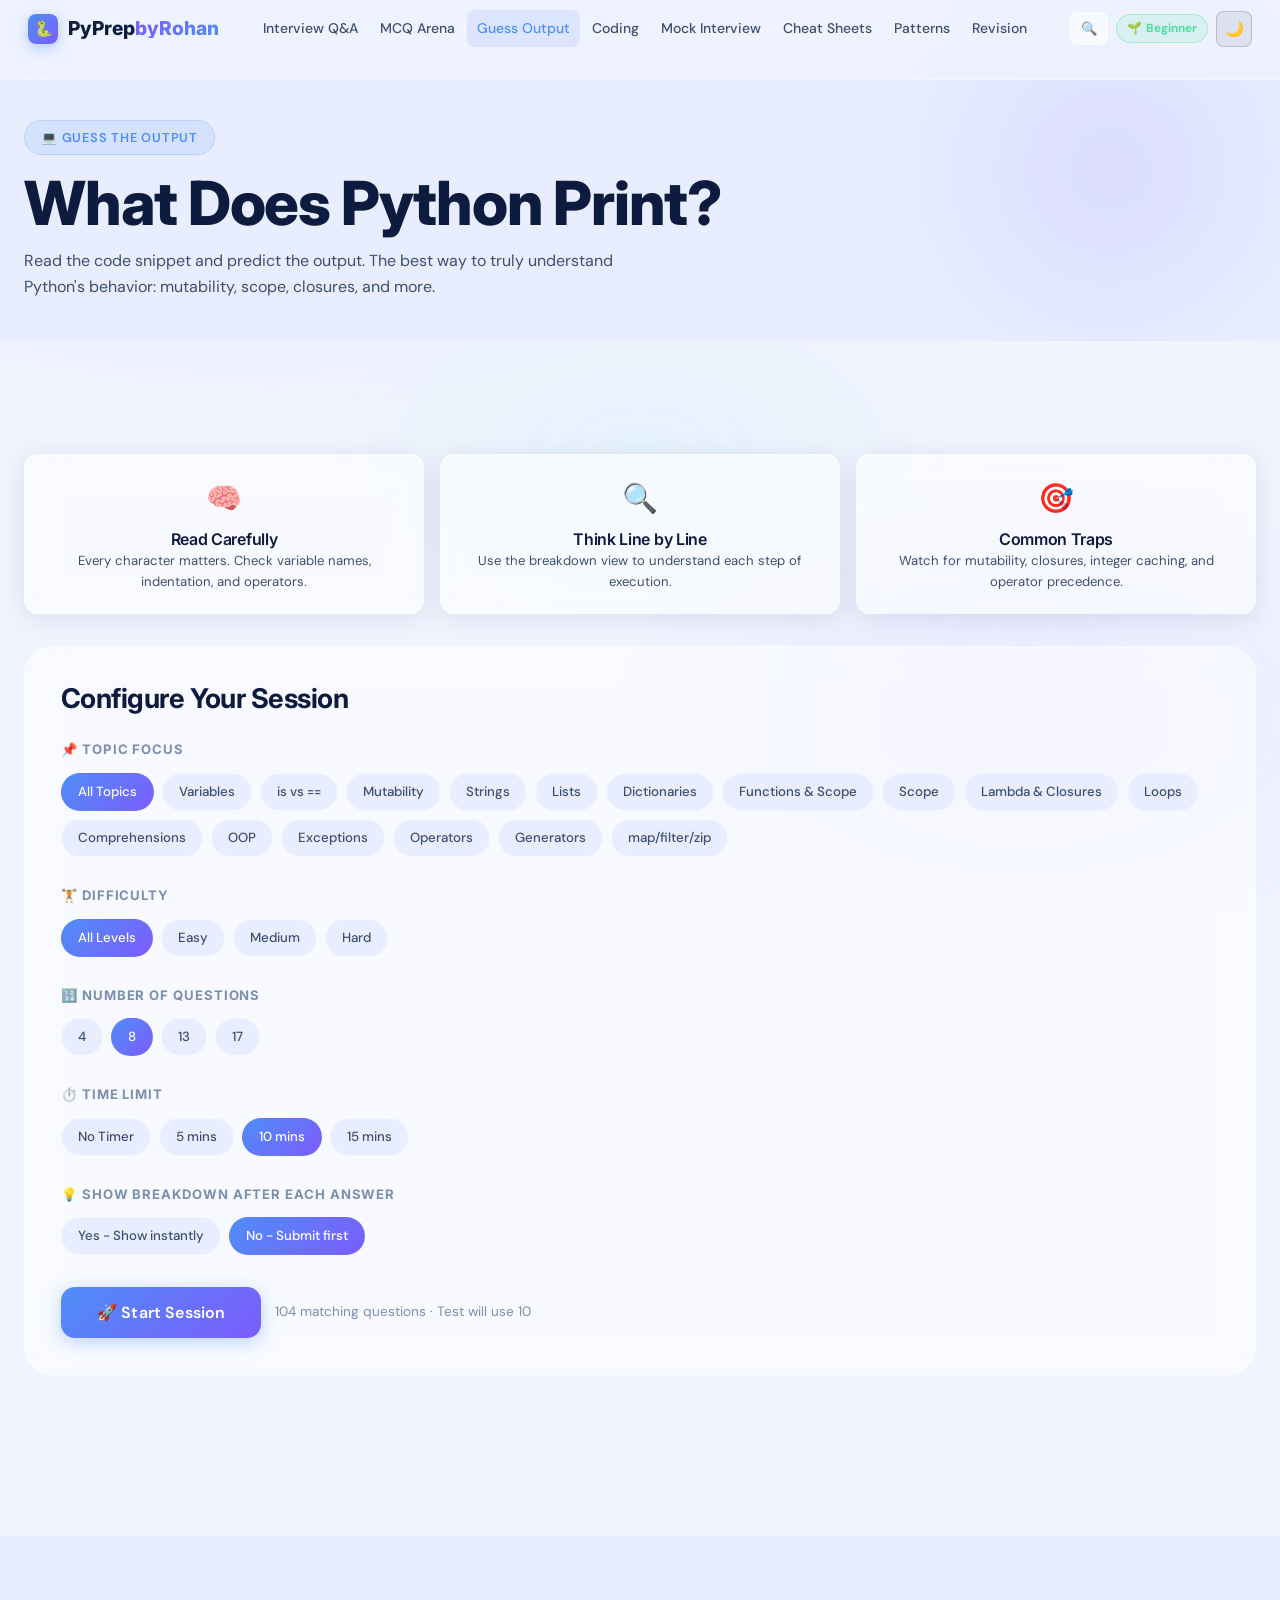
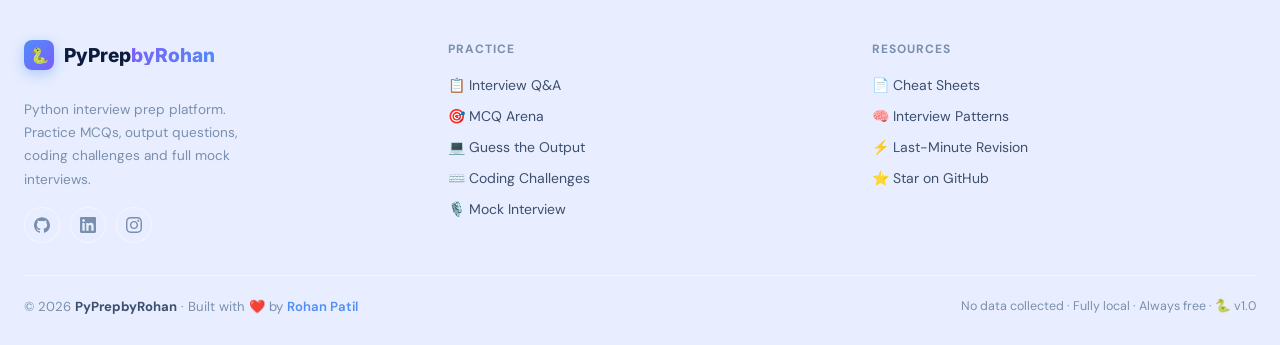
<file: output.html>
<!DOCTYPE html>
<html lang="en" data-theme="light">
<head>
  <meta charset="UTF-8" />
  <meta name="viewport" content="width=device-width, initial-scale=1.0" />
  <meta name="description" content="Guess the Output - Python code snippet challenges. Predict what Python prints. Covers mutability, scope, closures, is vs ==, and more." />
  <title>Guess the Output - PyPrepbyRohan</title>
  <link rel="icon" href="data:image/svg+xml,%3Csvg xmlns='http://www.w3.org/2000/svg' viewBox='0 0 100 100'%3E%3Crect width='100' height='100' rx='22' fill='%237c5cfc'/%3E%3Cpath fill='white' fill-opacity='0.95' d='M50.5 18c-3.4 0-6.7.3-9.6.8-8.5 1.5-10 4.6-10 10.4v7.6h20v2.5H24c-5.8 0-10.9 3.5-12.5 10.2-1.8 7.6-1.9 12.3 0 20.2 1.4 6 4.7 10.2 10.5 10.2h6.8V69.2c0-6.6 5.7-12.4 12.6-12.4h19.8c5.5 0 10-4.6 10-10.1V29.2c0-5.4-4.6-9.4-10-10.4-3.5-.6-7.1-.9-10.7-.8zM40 24.3c2.1 0 3.8 1.7 3.8 3.8s-1.7 3.8-3.8 3.8-3.8-1.7-3.8-3.8 1.7-3.8 3.8-3.8z'/%3E%3Cpath fill='white' fill-opacity='0.95' d='M73 39.4v7.2c0 6.9-5.9 12.7-12.6 12.7H40.6c-5.4 0-10 4.6-10 10.1v19c0 5.4 4.7 8.6 10 10.1 6.4 1.8 12.4 2.2 19.8 0 5-1.4 10-4.4 10-10.1v-7.6H40.4v-2.5h29.7c5.8 0 8-4 10-10.1 2-6.3 2-12.3 0-20.2-1.4-5.7-4.2-9.9-10-9.9zM63 80.7c2.1 0 3.8 1.7 3.8 3.8s-1.7 3.8-3.8 3.8-3.8-1.7-3.8-3.8 1.7-3.8 3.8-3.8z'/%3E%3C/svg%3E" />
  <link rel="stylesheet" href="css/style.css" />
  <style>
    .page-hero {
      padding: calc(var(--nav-height) + 40px) 0 40px;
      background: var(--bg-secondary);
      border-bottom: 1px solid var(--border-glass);
      position: relative; overflow: hidden;
    }
    .page-hero::before {
      content: '';
      position: absolute; top: -80px; right: -80px;
      width: 500px; height: 500px;
      background: radial-gradient(circle, rgba(124,92,252,0.12) 0%, transparent 65%);
      pointer-events: none;
    }

    /* ── Screens ────────────────────────────────────────── */
    #config-screen, #test-screen, #result-screen { display: none; }
    #config-screen.active, #test-screen.active, #result-screen.active { display: block; }

    /* ── Config ─────────────────────────────────────────── */
    .config-card {
      background: var(--bg-card);
      backdrop-filter: var(--blur-glass);
      -webkit-backdrop-filter: var(--blur-glass);
      border: 1px solid var(--border-glass);
      border-radius: var(--radius-xl);
      padding: 36px;
    }
    .config-label {
      font-family: var(--font-display);
      font-size: 0.82rem; font-weight: 700;
      text-transform: uppercase; letter-spacing: 0.07em;
      color: var(--text-muted); margin-bottom: 12px; display: block;
    }
    .config-section { margin-bottom: 28px; }
    .chip-group { display: flex; flex-wrap: wrap; gap: 8px; }
    .chip {
      padding: 7px 16px; border-radius: var(--radius-pill);
      border: 1.5px solid var(--border-glass); background: var(--bg-secondary);
      font-size: 0.83rem; font-weight: 500; color: var(--text-secondary);
      cursor: pointer; transition: all var(--transition);
    }
    .chip:hover { border-color: var(--brand-secondary); color: var(--brand-secondary); }
    .chip.selected { background: var(--grad-primary); color: #fff; border-color: transparent; }

    /* ── Test Topbar ────────────────────────────────────── */
    .test-topbar {
      display: flex; align-items: center; justify-content: space-between;
      padding: 16px 24px; border-radius: var(--radius-lg);
      background: var(--bg-card); backdrop-filter: var(--blur-glass);
      -webkit-backdrop-filter: var(--blur-glass);
      border: 1px solid var(--border-glass); margin-bottom: 24px;
      gap: 16px; flex-wrap: wrap;
    }
    .timer-display {
      display: flex; align-items: center; gap: 8px;
      padding: 8px 18px; border-radius: var(--radius-pill);
      background: var(--bg-secondary); border: 1px solid var(--border-glass);
      font-family: var(--font-mono); font-size: 1rem; font-weight: 700;
      transition: all var(--transition);
    }
    .timer-display.warning { background:rgba(255,179,71,0.15); border-color:var(--brand-warning); color:var(--brand-warning); }
    .timer-display.danger  { background:rgba(255,92,92,0.15);  border-color:var(--brand-danger);  color:var(--brand-danger); animation:pulse-glow 0.8s infinite; }

    .test-progress-bar { height:5px; background:var(--border-color); border-radius:var(--radius-pill); margin-bottom:24px; overflow:hidden; }
    .test-progress-bar__fill { height:100%; background:linear-gradient(90deg,#7c5cfc,#4f8ef7); border-radius:var(--radius-pill); transition:width 0.4s ease; }

    /* ── Code Question Block ─────────────────────────────── */
    .q-block {
      background: var(--bg-card);
      backdrop-filter: var(--blur-glass);
      -webkit-backdrop-filter: var(--blur-glass);
      border: 1px solid var(--border-glass);
      border-radius: var(--radius-xl);
      padding: 32px;
      margin-bottom: 20px;
    }
    .q-block__meta { display:flex; gap:8px; margin-bottom:16px; align-items:center; flex-wrap:wrap; }
    .q-block__prompt {
      font-size: 0.95rem; font-weight: 600;
      color: var(--text-primary); margin-bottom: 16px;
    }

    /* Code display */
    .code-display {
      background: #0a0f1e;
      border: 1px solid rgba(124,92,252,0.25);
      border-radius: var(--radius-md);
      padding: 22px 24px;
      font-family: var(--font-mono);
      font-size: 0.875rem;
      color: #c9d8ff;
      line-height: 1.75;
      margin-bottom: 22px;
      overflow-x: auto;
      position: relative;
      white-space: pre-wrap;
      word-break: break-word;
    }
    [data-theme="light"] .code-display { background: #03080f; }
    .code-display__tag {
      position: absolute; top: 10px; right: 12px;
      font-size: 0.7rem; color: rgba(124,92,252,0.7);
      font-weight: 600; letter-spacing: 0.05em; text-transform: uppercase;
    }
    /* Syntax highlight helpers */
    .kw  { color: #7c5cfc; font-weight: 600; }
    .fn  { color: #4f8ef7; }
    .str { color: #4cde9a; }
    .num { color: #ffb347; }
    .cm  { color: #4a5a7a; font-style: italic; }
    .bi  { color: #00d4aa; }

    /* ── Options ─────────────────────────────────────────── */
    .options-grid { display: flex; flex-direction: column; gap: 10px; }
    .option-btn {
      display: flex; align-items: center; gap: 14px;
      padding: 13px 18px; border-radius: var(--radius-md);
      background: var(--bg-secondary); border: 1.5px solid var(--border-glass);
      cursor: pointer; text-align: left;
      font-family: var(--font-mono); font-size: 0.88rem;
      color: var(--text-primary); transition: all var(--transition); width: 100%;
    }
    .option-btn:hover:not(:disabled) {
      border-color: var(--brand-secondary);
      background: rgba(124,92,252,0.10);
      transform: translateX(4px);
    }
    .option-btn:disabled { cursor: default; }
    .option-btn.correct { background:rgba(76,222,154,0.15); border-color:var(--brand-success); color:var(--brand-success); }
    .option-btn.wrong   { background:rgba(255,92,92,0.15);  border-color:var(--brand-danger);  color:var(--brand-danger); }
    .option-btn.selected { background:rgba(79,142,247,0.12); border-color:var(--brand-primary); color:var(--brand-primary); transform:translateX(4px); }
    .option-letter {
      width: 28px; height: 28px; border-radius: var(--radius-sm);
      background: var(--bg-card); border: 1px solid var(--border-glass);
      display: flex; align-items: center; justify-content: center;
      font-size: 0.78rem; font-weight: 700; flex-shrink: 0;
      transition: all var(--transition);
    }
    .option-btn.correct .option-letter { background:var(--brand-success); color:#fff; border-color:var(--brand-success); }
    .option-btn.wrong   .option-letter { background:var(--brand-danger);  color:#fff; border-color:var(--brand-danger);  }

    /* ── Explanation Panel ───────────────────────────────── */
    .exp-panel {
      margin-top: 18px;
      border-radius: var(--radius-lg);
      background: rgba(124,92,252,0.07);
      border: 1px solid rgba(124,92,252,0.18);
      overflow: hidden;
      animation: fadeInUp 0.35s ease;
    }
    .exp-panel.hidden { display: none; }
    .exp-panel__header {
      padding: 14px 18px; font-size: 0.9rem; font-weight: 700;
      border-bottom: 1px solid rgba(124,92,252,0.15);
      display: flex; align-items: center; gap: 8px;
    }
    .exp-panel__text {
      padding: 14px 18px; font-size: 0.875rem;
      color: var(--text-secondary); line-height: 1.75;
    }

    /* Breakdown steps */
    .exp-breakdown { margin-top: 10px; }
    .exp-breakdown__title {
      font-size: 0.75rem; font-weight: 700; text-transform: uppercase;
      letter-spacing: 0.06em; color: var(--text-muted); margin-bottom: 8px;
    }
    .breakdown-step {
      display: flex; align-items: flex-start; gap: 10px;
      padding: 7px 0; border-bottom: 1px solid var(--border-glass);
      font-size: 0.83rem; color: var(--text-secondary);
      font-family: var(--font-mono);
    }
    .breakdown-step:last-child { border-bottom: none; }
    .breakdown-step__num {
      width: 20px; height: 20px; border-radius: 50%;
      background: rgba(124,92,252,0.2); color: var(--brand-secondary);
      font-size: 0.7rem; font-weight: 700;
      display: flex; align-items: center; justify-content: center; flex-shrink: 0;
    }

    /* ── Test Nav ────────────────────────────────────────── */
    .test-nav {
      display: flex; justify-content: space-between;
      align-items: center; gap: 12px; margin-top: 12px;
    }
    .q-dots { display: flex; gap: 5px; flex-wrap: wrap; max-width: 400px; }
    .q-dot {
      width: 10px; height: 10px; border-radius: 50%;
      background: var(--border-color); transition: background var(--transition); cursor: pointer;
    }
    .q-dot.current  { background: var(--brand-secondary); box-shadow:0 0 0 2px rgba(124,92,252,0.35); }
    .q-dot.correct  { background: var(--brand-success); }
    .q-dot.wrong    { background: var(--brand-danger); }
    .q-dot.answered { background: var(--brand-primary); }

    /* ── Result Screen ───────────────────────────────────── */
    .result-hero { text-align:center; padding:48px 24px 32px; }
    .result-circle {
      width: 160px; height: 160px; border-radius: 50%;
      background: conic-gradient(#7c5cfc 0deg, #4f8ef7 var(--pct, 0deg), rgba(124,92,252,0.12) var(--pct, 0deg) 360deg);
      display: flex; align-items: center; justify-content: center;
      position: relative; margin: 0 auto 24px;
      box-shadow: 0 0 40px rgba(124,92,252,0.25);
    }
    .result-circle::before {
      content: ''; width: 122px; height: 122px; border-radius: 50%;
      background: var(--bg-primary); position: absolute;
    }
    .result-inner {
      position: relative; z-index: 1;
      font-family: var(--font-display); font-size: 2.2rem; font-weight: 800;
    }
    .result-stats {
      display: grid; grid-template-columns: repeat(4, 1fr);
      gap: 16px; margin: 28px 0;
    }
    .result-stat {
      padding: 18px; border-radius: var(--radius-lg);
      background: var(--bg-card); backdrop-filter: var(--blur-glass);
      border: 1px solid var(--border-glass); text-align: center;
    }
    .result-stat__val { font-family:var(--font-display); font-size:1.8rem; font-weight:800; }
    .result-stat__key { font-size:0.78rem; color:var(--text-muted); margin-top:4px; }

    /* Review */
    .review-list { display:flex; flex-direction:column; gap:14px; margin-top:12px; }
    .review-item {
      padding:18px 20px; border-radius:var(--radius-lg);
      background:var(--bg-card); backdrop-filter:var(--blur-glass);
      border:1px solid var(--border-glass);
    }
    .review-item.correct { border-left:3px solid var(--brand-success); }
    .review-item.wrong   { border-left:3px solid var(--brand-danger);  }
    .review-code {
      background:#0a0f1e; border-radius:var(--radius-sm);
      padding:12px 14px; font-family:var(--font-mono);
      font-size:0.78rem; color:#c9d8ff; margin-bottom:10px;
      border:1px solid rgba(124,92,252,0.15); overflow-x:auto;
    }
    [data-theme="light"] .review-code { background:#03080f; }
    .review-item__ans { font-size:0.84rem; color:var(--text-muted); }
    .review-item__ans span.correct { color:var(--brand-success); font-weight:600; }
    .review-item__ans span.wrong   { color:var(--brand-danger);  font-weight:600; }
    .review-item__exp { font-size:0.83rem; color:var(--text-secondary); margin-top:8px; padding-top:8px; border-top:1px solid var(--border-glass); }

    /* ── Topic Performance ───────────────────────────────── */
    .topic-perf { margin-bottom:28px; }

    @media (max-width: 900px) { .result-stats { grid-template-columns: repeat(2,1fr); } }
    @media (max-width: 600px) { .config-card { padding:22px; } .q-block { padding:22px; } .result-stats { grid-template-columns: repeat(2,1fr); } }
  </style>
</head>

<body>

<!-- Navbar -->
<nav class="navbar">
  <div class="container">
    <div class="navbar__inner">
      <a href="index.html" class="navbar__logo">
        <div class="navbar__logo-icon">🐍</div>
        <span class="navbar__logo-text"><span class="logo-main">PyPrep</span><span class="logo-by">byRohan</span></span>
      </a>
      <nav class="navbar__nav">
        <a href="questions.html"  class="navbar__link">Interview Q&A</a>
        <a href="mcq.html"        class="navbar__link">MCQ Arena</a>
        <a href="output.html"     class="navbar__link active">Guess Output</a>
        <a href="coding.html"     class="navbar__link">Coding</a>
        <a href="mock.html"       class="navbar__link">Mock Interview</a>
        <a href="cheatsheet.html" class="navbar__link">Cheat Sheets</a>
        <a href="patterns.html"   class="navbar__link">Patterns</a>
        <a href="revision.html"   class="navbar__link">Revision</a>
      </nav>
      <div class="navbar__actions">
        <button class="global-search-btn" title="Search (Ctrl+K)">🔍 <span>Search</span> <kbd>Ctrl K</kbd></button>
        <span class="xp-badge">🌱 Beginner</span>
        <button class="theme-toggle" title="Toggle Theme">🌙</button>
        <button class="hamburger" aria-label="Toggle menu" aria-expanded="false"><span></span><span></span><span></span></button>
      </div>
    </div>
  </div>
</nav>

<div class="mobile-nav">
  <a href="questions.html"  class="navbar__link">📋 Interview Q&A</a>
  <a href="mcq.html"        class="navbar__link">🎯 MCQ Arena</a>
  <a href="output.html"     class="navbar__link">💻 Guess Output</a>
  <a href="coding.html"     class="navbar__link">⌨️ Coding Challenges</a>
  <a href="mock.html"       class="navbar__link">🎙️ Mock Interview</a>
  <a href="cheatsheet.html" class="navbar__link">📄 Cheat Sheets</a>
  <a href="patterns.html"   class="navbar__link">🧠 Interview Patterns</a>
  <a href="revision.html"   class="navbar__link">⚡ Last-Minute Revision</a>
</div>

<!-- Page Hero -->
<div class="page-hero">
  <div class="container">
    <div class="section-header__eyebrow" style="margin-bottom:12px;">💻 Guess the Output</div>
    <h1 style="margin-bottom:8px;">What Does Python Print?</h1>
    <p style="max-width:600px;">Read the code snippet and predict the output. The best way to truly understand Python's behavior: mutability, scope, closures, and more.</p>
  </div>
</div>

<div class="container" style="padding-top:calc(var(--nav-height) + 32px);padding-bottom:80px;">

  <!-- ─────────────── CONFIG SCREEN ──────────────────────── -->
  <div id="config-screen" class="active">

    <!-- Intro tips -->
    <div style="display:grid;grid-template-columns:repeat(3,1fr);gap:16px;margin-bottom:32px;" class="reveal">
      <div class="card card--flat" style="text-align:center;">
        <div style="font-size:1.8rem;margin-bottom:8px;">🧠</div>
        <h5>Read Carefully</h5>
        <p style="font-size:0.82rem;">Every character matters. Check variable names, indentation, and operators.</p>
      </div>
      <div class="card card--flat" style="text-align:center;">
        <div style="font-size:1.8rem;margin-bottom:8px;">🔍</div>
        <h5>Think Line by Line</h5>
        <p style="font-size:0.82rem;">Use the breakdown view to understand each step of execution.</p>
      </div>
      <div class="card card--flat" style="text-align:center;">
        <div style="font-size:1.8rem;margin-bottom:8px;">🎯</div>
        <h5>Common Traps</h5>
        <p style="font-size:0.82rem;">Watch for mutability, closures, integer caching, and operator precedence.</p>
      </div>
    </div>

    <div class="config-card reveal">
      <h3 style="margin-bottom:24px;">Configure Your Session</h3>

      <!-- Topic -->
      <div class="config-section">
        <span class="config-label">📌 Topic Focus</span>
        <div class="chip-group" id="topic-chips">
          <div class="chip selected" data-topic="all">All Topics</div>
          <div class="chip" data-topic="variables">Variables</div>
          <div class="chip" data-topic="is_vs_eq">is vs ==</div>
          <div class="chip" data-topic="mutability">Mutability</div>
          <div class="chip" data-topic="strings">Strings</div>
          <div class="chip" data-topic="lists">Lists</div>
          <div class="chip" data-topic="dictionaries">Dictionaries</div>
          <div class="chip" data-topic="functions">Functions & Scope</div>
          <div class="chip" data-topic="scope">Scope</div>
          <div class="chip" data-topic="lambda">Lambda & Closures</div>
          <div class="chip" data-topic="loops">Loops</div>
          <div class="chip" data-topic="comprehensions">Comprehensions</div>
          <div class="chip" data-topic="oop">OOP</div>
          <div class="chip" data-topic="exceptions">Exceptions</div>
          <div class="chip" data-topic="operators">Operators</div>
          <div class="chip" data-topic="generators">Generators</div>
          <div class="chip" data-topic="builtins">map/filter/zip</div>
        </div>
      </div>

      <!-- Difficulty -->
      <div class="config-section">
        <span class="config-label">🏋️ Difficulty</span>
        <div class="chip-group" id="diff-chips">
          <div class="chip selected" data-diff="all">All Levels</div>
          <div class="chip" data-diff="easy">Easy</div>
          <div class="chip" data-diff="medium">Medium</div>
          <div class="chip" data-diff="hard">Hard</div>
        </div>
      </div>

      <!-- Count -->
      <div class="config-section">
        <span class="config-label">🔢 Number of Questions</span>
        <div class="chip-group" id="count-chips">
          <div class="chip" data-count="5">5</div>
          <div class="chip selected" data-count="10">10</div>
          <div class="chip" data-count="15">15</div>
          <div class="chip" data-count="20">20</div>
        </div>
      </div>

      <!-- Timer -->
      <div class="config-section">
        <span class="config-label">⏱️ Time Limit</span>
        <div class="chip-group" id="timer-chips">
          <div class="chip" data-time="0">No Timer</div>
          <div class="chip" data-time="300">5 mins</div>
          <div class="chip selected" data-time="600">10 mins</div>
          <div class="chip" data-time="900">15 mins</div>
        </div>
      </div>

      <!-- Explanation Timing -->
      <div class="config-section">
        <span class="config-label">💡 Show Breakdown After Each Answer</span>
        <div class="chip-group">
          <div class="chip" id="fb-on">Yes - Show instantly</div>
          <div class="chip selected" id="fb-off">No - Submit first</div>
        </div>
      </div>

      <div style="margin-top:32px;display:flex;gap:14px;align-items:center;">
        <button class="btn btn--primary btn--lg" id="start-btn">🚀 Start Session</button>
        <span id="config-info" style="font-size:0.85rem;color:var(--text-muted);"></span>
      </div>
    </div>
  </div>

  <!-- ─────────────── TEST SCREEN ────────────────────────── -->
  <div id="test-screen">

    <div class="test-topbar">
      <div>
        <div style="font-size:0.95rem;font-weight:600;" id="q-progress-text">Question 1 of 10</div>
        <div style="font-size:0.8rem;color:var(--text-muted);" id="q-topic-label"></div>
      </div>
      <div class="timer-display" id="timer-display"><span>⏱️</span><span id="timer-text">10:00</span></div>
      <div style="text-align:right;">
        <div style="font-family:var(--font-display);font-size:1rem;font-weight:800;color:var(--brand-success);" id="live-score">✅ 0 / 0</div>
        <div style="font-size:0.78rem;color:var(--text-muted);" id="live-acc">Select an answer</div>
      </div>
      <button class="btn btn--outline btn--sm" id="quit-btn">✕ End</button>
    </div>

    <div class="test-progress-bar">
      <div class="test-progress-bar__fill" id="progress-fill" style="width:0%"></div>
    </div>

    <div class="q-block">
      <div class="q-block__meta">
        <span class="badge badge--purple" id="q-topic-badge">Variables</span>
        <span class="badge" id="q-diff-badge">Easy</span>
        <span class="badge badge--primary" id="q-num-badge">#1</span>
      </div>
      <div class="q-block__prompt">💻 What is the output of the following code?</div>

      <div class="code-display" id="code-display">
        <span class="code-display__tag">Python 3</span>
        <div id="code-pre" style="margin:0;white-space:pre-wrap;word-break:break-word;font-family:var(--font-mono);"></div>
      </div>

      <div class="options-grid" id="options-container"></div>

      <div class="exp-panel hidden" id="exp-panel">
        <div class="exp-panel__header" id="exp-header">💡 Explanation</div>
        <div class="exp-panel__text">
          <div id="exp-text"></div>
          <div class="exp-breakdown" id="exp-breakdown"></div>
        </div>
      </div>
    </div>

    <div class="test-nav">
      <div class="q-dots" id="q-dots"></div>
      <div style="display:flex;gap:10px;">
        <button class="btn btn--outline btn--sm" id="prev-btn" disabled>← Prev</button>
        <button class="btn btn--primary btn--sm" id="next-btn">Next →</button>
      </div>
    </div>
  </div>

  <!-- ─────────────── RESULT SCREEN ──────────────────────── -->
  <div id="result-screen">

    <div class="result-hero">
      <div class="result-circle" id="result-circle">
        <div class="result-inner" id="result-pct">0%</div>
      </div>
      <h2 id="result-title">Session Complete!</h2>
      <p id="result-subtitle" style="font-size:1rem;margin-top:8px;"></p>
    </div>

    <div class="result-stats">
      <div class="result-stat"><div class="result-stat__val" id="rs-correct" style="color:var(--brand-success);">0</div><div class="result-stat__key">Correct</div></div>
      <div class="result-stat"><div class="result-stat__val" id="rs-wrong"   style="color:var(--brand-danger);">0</div><div class="result-stat__key">Wrong</div></div>
      <div class="result-stat"><div class="result-stat__val" id="rs-skipped" style="color:var(--text-muted);">0</div><div class="result-stat__key">Skipped</div></div>
      <div class="result-stat"><div class="result-stat__val" id="rs-time"    style="color:var(--brand-secondary);">-</div><div class="result-stat__key">Time Taken</div></div>
    </div>

    <!-- Topic breakdown -->
    <div class="config-card topic-perf" id="topic-breakdown">
      <h4 style="margin-bottom:16px;">📊 Topic-Wise Accuracy</h4>
      <div id="topic-breakdown-list"></div>
    </div>

    <div style="display:flex;gap:14px;flex-wrap:wrap;margin-bottom:36px;">
      <button class="btn btn--primary btn--lg" id="retry-btn">🔄 Try Again</button>
      <button class="btn btn--outline btn--lg" id="new-btn">⚙️ New Session</button>
      <button class="btn btn--glass btn--lg" id="share-btn">📤 Share Result</button>
      <a href="index.html" class="btn btn--glass btn--lg">🏠 Home</a>
    </div>

    <!-- Review -->
    <div>
      <div style="display:flex;align-items:center;justify-content:space-between;margin-bottom:16px;flex-wrap:wrap;gap:12px;">
        <h3>📝 Code Review</h3>
        <div style="display:flex;gap:8px;">
          <button class="chip selected" id="rev-all-btn">All</button>
          <button class="chip" id="rev-wrong-btn">Wrong Only</button>
        </div>
      </div>
      <div class="review-list" id="review-list"></div>
    </div>

  </div>
</div>

<!-- Footer -->
<footer class="footer" aria-label="Footer">
  <div class="container">
    <div style="display:grid;grid-template-columns:1fr 1fr 1fr;gap:40px;padding:48px 0 32px;border-bottom:1px solid var(--border-glass);flex-wrap:wrap;">

      <!-- Brand col -->
      <div>
        <a href="index.html" class="navbar__logo" style="text-decoration:none;margin-bottom:16px;display:inline-flex;">
          <div class="navbar__logo-icon">🐍</div>
          <span class="navbar__logo-text"><span class="logo-main">PyPrep</span><span class="logo-by">byRohan</span></span>
        </a>
        <p style="font-size:0.85rem;color:var(--text-muted);line-height:1.7;margin-top:12px;max-width:220px;">Python interview prep platform. Practice MCQs, output questions, coding challenges and full mock interviews.</p>
        <div style="display:flex;gap:10px;margin-top:16px;">
          <a href="https://github.com/RohanPatil01" target="_blank" rel="noopener" title="GitHub" class="footer-social footer-social--github">
            <svg width="16" height="16" viewBox="0 0 24 24" fill="currentColor"><path d="M12 .297c-6.63 0-12 5.373-12 12 0 5.303 3.438 9.8 8.205 11.385.6.113.82-.258.82-.577 0-.285-.01-1.04-.015-2.04-3.338.724-4.042-1.61-4.042-1.61C4.422 18.07 3.633 17.7 3.633 17.7c-1.087-.744.084-.729.084-.729 1.205.084 1.838 1.236 1.838 1.236 1.07 1.835 2.809 1.305 3.495.998.108-.776.417-1.305.76-1.605-2.665-.3-5.466-1.332-5.466-5.93 0-1.31.465-2.38 1.235-3.22-.135-.303-.54-1.523.105-3.176 0 0 1.005-.322 3.3 1.23.96-.267 1.98-.399 3-.405 1.02.006 2.04.138 3 .405 2.28-1.552 3.285-1.23 3.285-1.23.645 1.653.24 2.873.12 3.176.765.84 1.23 1.91 1.23 3.22 0 4.61-2.805 5.625-5.475 5.92.42.36.81 1.096.81 2.22 0 1.606-.015 2.896-.015 3.286 0 .315.21.69.825.57C20.565 22.092 24 17.592 24 12.297c0-6.627-5.373-12-12-12"/></svg>
          </a>
          <a href="https://www.linkedin.com/in/rohanpatil01/" target="_blank" rel="noopener" title="LinkedIn" class="footer-social footer-social--linkedin">
            <svg width="16" height="16" viewBox="0 0 24 24" fill="currentColor"><path d="M20.447 20.452h-3.554v-5.569c0-1.328-.027-3.037-1.852-3.037-1.853 0-2.136 1.445-2.136 2.939v5.667H9.351V9h3.414v1.561h.046c.477-.9 1.637-1.85 3.37-1.85 3.601 0 4.267 2.37 4.267 5.455v6.286zM5.337 7.433c-1.144 0-2.063-.926-2.063-2.065 0-1.138.92-2.063 2.063-2.063 1.14 0 2.064.925 2.064 2.063 0 1.139-.925 2.065-2.064 2.065zm1.782 13.019H3.555V9h3.564v11.452zM22.225 0H1.771C.792 0 0 .774 0 1.729v20.542C0 23.227.792 24 1.771 24h20.451C23.2 24 24 23.227 24 22.271V1.729C24 .774 23.2 0 22.222 0h.003z"/></svg>
          </a>
          <a href="https://www.instagram.com/rohanjpatil01" target="_blank" rel="noopener" title="Instagram" class="footer-social footer-social--instagram">
            <svg width="16" height="16" viewBox="0 0 24 24" fill="currentColor"><path d="M12 2.163c3.204 0 3.584.012 4.85.07 3.252.148 4.771 1.691 4.919 4.919.058 1.265.069 1.645.069 4.849 0 3.205-.012 3.584-.069 4.849-.149 3.225-1.664 4.771-4.919 4.919-1.266.058-1.644.07-4.85.07-3.204 0-3.584-.012-4.849-.07-3.26-.149-4.771-1.699-4.919-4.92-.058-1.265-.07-1.644-.07-4.849 0-3.204.013-3.583.07-4.849.149-3.227 1.664-4.771 4.919-4.919 1.266-.057 1.645-.069 4.849-.069zm0-2.163c-3.259 0-3.667.014-4.947.072-4.358.2-6.78 2.618-6.98 6.98-.059 1.281-.073 1.689-.073 4.948 0 3.259.014 3.668.072 4.948.2 4.358 2.618 6.78 6.98 6.98 1.281.058 1.689.072 4.948.072 3.259 0 3.668-.014 4.948-.072 4.354-.2 6.782-2.618 6.979-6.98.059-1.28.073-1.689.073-4.948 0-3.259-.014-3.667-.072-4.947-.196-4.354-2.617-6.78-6.979-6.98-1.281-.059-1.69-.073-4.949-.073zm0 5.838c-3.403 0-6.162 2.759-6.162 6.162s2.759 6.163 6.162 6.163 6.162-2.759 6.162-6.163c0-3.403-2.759-6.162-6.162-6.162zm0 10.162c-2.209 0-4-1.79-4-4 0-2.209 1.791-4 4-4s4 1.791 4 4c0 2.21-1.791 4-4 4zm6.406-11.845c-.796 0-1.441.645-1.441 1.44s.645 1.44 1.441 1.44c.795 0 1.439-.645 1.439-1.44s-.644-1.44-1.439-1.44z"/></svg>
          </a>
        </div>
      </div>

      <!-- Practice col -->
      <div>
        <div style="font-size:0.75rem;font-weight:700;text-transform:uppercase;letter-spacing:0.08em;color:var(--text-muted);margin-bottom:14px;">Practice</div>
        <div style="display:flex;flex-direction:column;gap:8px;">
          <a href="questions.html" style="font-size:0.875rem;color:var(--text-secondary);text-decoration:none;transition:color 0.2s;" onmouseover="this.style.color='var(--brand-primary)'" onmouseout="this.style.color='var(--text-secondary)'">📋 Interview Q&amp;A</a>
          <a href="mcq.html"       style="font-size:0.875rem;color:var(--text-secondary);text-decoration:none;transition:color 0.2s;" onmouseover="this.style.color='var(--brand-primary)'" onmouseout="this.style.color='var(--text-secondary)'">🎯 MCQ Arena</a>
          <a href="output.html"    style="font-size:0.875rem;color:var(--text-secondary);text-decoration:none;transition:color 0.2s;" onmouseover="this.style.color='var(--brand-primary)'" onmouseout="this.style.color='var(--text-secondary)'">💻 Guess the Output</a>
          <a href="coding.html"    style="font-size:0.875rem;color:var(--text-secondary);text-decoration:none;transition:color 0.2s;" onmouseover="this.style.color='var(--brand-primary)'" onmouseout="this.style.color='var(--text-secondary)'">⌨️ Coding Challenges</a>
          <a href="mock.html"      style="font-size:0.875rem;color:var(--text-secondary);text-decoration:none;transition:color 0.2s;" onmouseover="this.style.color='var(--brand-primary)'" onmouseout="this.style.color='var(--text-secondary)'">🎙️ Mock Interview</a>
        </div>
      </div>

      <!-- Resources col -->
      <div>
        <div style="font-size:0.75rem;font-weight:700;text-transform:uppercase;letter-spacing:0.08em;color:var(--text-muted);margin-bottom:14px;">Resources</div>
        <div style="display:flex;flex-direction:column;gap:8px;">
          <a href="cheatsheet.html" style="font-size:0.875rem;color:var(--text-secondary);text-decoration:none;transition:color 0.2s;" onmouseover="this.style.color='var(--brand-primary)'" onmouseout="this.style.color='var(--text-secondary)'">📄 Cheat Sheets</a>
          <a href="patterns.html"   style="font-size:0.875rem;color:var(--text-secondary);text-decoration:none;transition:color 0.2s;" onmouseover="this.style.color='var(--brand-primary)'" onmouseout="this.style.color='var(--text-secondary)'">🧠 Interview Patterns</a>
          <a href="revision.html"   style="font-size:0.875rem;color:var(--text-secondary);text-decoration:none;transition:color 0.2s;" onmouseover="this.style.color='var(--brand-primary)'" onmouseout="this.style.color='var(--text-secondary)'">⚡ Last-Minute Revision</a>
          <a href="https://github.com/RohanPatil01" target="_blank" rel="noopener" style="font-size:0.875rem;color:var(--text-secondary);text-decoration:none;transition:color 0.2s;" onmouseover="this.style.color='var(--brand-primary)'" onmouseout="this.style.color='var(--text-secondary)'">⭐ Star on GitHub</a>
        </div>
      </div>

    </div>

    <!-- Bottom bar -->
    <div class="footer__bottom" style="padding-top:20px;border-top:none;">
      <p style="font-size:0.82rem;color:var(--text-muted);">© 2026 <strong style="color:var(--text-secondary);">PyPrepbyRohan</strong> · Built with ❤️ by <a href="https://github.com/RohanPatil01" target="_blank" rel="noopener" style="color:var(--brand-primary);font-weight:600;">Rohan Patil</a></p>
      <p style="font-size:0.78rem;color:var(--text-muted);">No data collected · Fully local · Always free · 🐍 v1.0</p>
    </div>
  </div>
</footer>

<button class="scroll-top" aria-label="Scroll to top">↑</button>
<script src="js/main.js"></script>
<script src="js/features.js"></script>
<script>
'use strict';

/* ═══════════════════════════════════════════════════════════════
   Output Test Engine
   ═══════════════════════════════════════════════════════════════ */
let allQ        = [];
let testQ       = [];
let currentIdx  = 0;
let answers     = [];
let timer       = null;
let startTime   = null;
let instantFB   = false;
let selTopic    = 'all';
let selDiff     = 'all';
let selCount    = 10;
let selTime     = 600;
let lastConfig  = {};

const TOPIC_LABELS = {
  variables:'Variables', is_vs_eq:'is vs ==', mutability:'Mutability',
  strings:'Strings', lists:'Lists', dictionaries:'Dicts',
  functions:'Functions', scope:'Scope', lambda:'Lambda/Closures',
  loops:'Loops', comprehensions:'Comprehensions', oop:'OOP',
  exceptions:'Exceptions', operators:'Operators',
  generators:'Generators', builtins:'map/filter/zip', misc:'Misc'
};
const DIFF_STYLE = {
  easy:   { bg:'rgba(76,222,154,0.15)',  color:'var(--brand-success)' },
  medium: { bg:'rgba(255,179,71,0.15)',  color:'var(--brand-warning)' },
  hard:   { bg:'rgba(255,92,92,0.15)',   color:'var(--brand-danger)'  }
};

// ── Load ──────────────────────────────────────────────────────
function loadData() {
  const d = {"meta":{"total":104,"version":"1.0"},"questions":[{"id":"out_v01","topic":"variables","difficulty":"easy","code":"x = 10\ny = x\ny = 20\nprint(x)","opts":["10","20","None","Error"],"ans":0,"exp":"Integers are immutable. y = x makes y point to 10. y = 20 rebinds y to a new object. x still points to 10.","breakdown":["y = x → both y and x point to int object 10","y = 20 → y now points to new int object 20","x is unchanged → still 10","print(x) → 10"]},{"id":"out_v02","topic":"variables","difficulty":"medium","code":"a = [1, 2, 3]\nb = a\nb.append(4)\nprint(a)","opts":["[1, 2, 3]","[1, 2, 3, 4]","[4]","Error"],"ans":1,"exp":"b = a does NOT copy the list. Both a and b reference the same list object. Appending to b also changes what a sees.","breakdown":["a = [1,2,3] → list object created in memory","b = a → b is an alias, points to same list","b.append(4) → mutates the shared list","print(a) → [1, 2, 3, 4]"]},{"id":"out_v03","topic":"variables","difficulty":"medium","code":"x = [1, 2, 3]\ny = x[:]\ny.append(4)\nprint(x)","opts":["[1, 2, 3]","[1, 2, 3, 4]","Error","None"],"ans":0,"exp":"y = x[:] creates a shallow copy: a new list. Mutating y does not affect x.","breakdown":["x[:] creates a new list object with same elements","y and x are now separate objects","y.append(4) only modifies y","x remains [1, 2, 3]"]},{"id":"out_v04","topic":"variables","difficulty":"hard","code":"a = [1, [2, 3]]\nb = a[:]\nb[1].append(99)\nprint(a)","opts":["[1, [2, 3]]","[1, [2, 3, 99]]","[1, [99]]","Error"],"ans":1,"exp":"Shallow copy duplicates the outer list but inner objects are shared. b[1] and a[1] point to the same inner list [2,3].","breakdown":["a[:] creates a new outer list","Inner [2,3] is still shared between a[1] and b[1]","b[1].append(99) mutates the shared inner list","a[1] is now [2, 3, 99]"]},{"id":"out_is01","topic":"is_vs_eq","difficulty":"medium","code":"a = [1, 2, 3]\nb = [1, 2, 3]\nprint(a == b)\nprint(a is b)","opts":["True True","True False","False True","False False"],"ans":1,"exp":"== checks value equality (both have same elements → True). 'is' checks identity (different objects in memory → False).","breakdown":["a and b are separate list objects with equal values","a == b → True (same values)","a is b → False (different objects)","Two separate list literals always create two objects"]},{"id":"out_is02","topic":"is_vs_eq","difficulty":"hard","code":"a = 256\nb = 256\nprint(a is b)\n\nx = 257\ny = 257\nprint(x is y)","opts":["True True","True False","False True","False False"],"ans":1,"exp":"Python caches small integers from -5 to 256. 256 reuses the cached object → True. 257 is outside the cache → two new objects → False.","breakdown":["CPython caches integers from -5 to 256","a and b both point to the cached 256 object","a is b → True","x and y are above 256, new objects created → x is y → False"]},{"id":"out_is03","topic":"is_vs_eq","difficulty":"medium","code":"x = None\nprint(x == None)\nprint(x is None)","opts":["True True","False False","True False","False True"],"ans":0,"exp":"None is a singleton: there is only ONE None object. Both == and 'is' return True. Best practice is to use 'is None'.","breakdown":["None is a singleton object in Python","x == None → True (value comparison)","x is None → True (same singleton object)","PEP 8 recommends using 'is None' not '== None'"]},{"id":"out_m01","topic":"mutability","difficulty":"easy","code":"t = (1, 2, 3)\nprint(t[0])","opts":["1","2","3","Error"],"ans":0,"exp":"Tuples support indexing. t[0] accesses the first element which is 1.","breakdown":["Tuples are immutable but indexable","t[0] → 1 (first element)","Zero-based indexing","No error for valid index"]},{"id":"out_m02","topic":"mutability","difficulty":"medium","code":"t = (1, 2, 3)\nt[0] = 10\nprint(t)","opts":["(10, 2, 3)","(1, 2, 3)","None","TypeError"],"ans":3,"exp":"Tuples are immutable. Attempting to assign to an index raises TypeError: 'tuple' object does not support item assignment.","breakdown":["Tuples cannot be modified after creation","t[0] = 10 attempts to modify in-place","Python raises TypeError","Use a list if you need mutability"]},{"id":"out_m03","topic":"mutability","difficulty":"hard","code":"t = (1, [2, 3], 4)\nt[1].append(99)\nprint(t)","opts":["(1, [2, 3], 4)","(1, [2, 3, 99], 4)","TypeError","(1, 99, 4)"],"ans":1,"exp":"The tuple itself is immutable (can't reassign t[1]), but it contains a mutable list. Mutating the list in-place is allowed.","breakdown":["t[1] is a list: mutable","We're not reassigning t[1], just mutating the list it points to","t[1].append(99) modifies the list in-place","Tuple's reference to the list is unchanged → (1, [2,3,99], 4)"]},{"id":"out_s01","topic":"strings","difficulty":"easy","code":"s = 'hello'\nprint(s[1])","opts":["h","e","l","Error"],"ans":1,"exp":"Strings are zero-indexed. s[0]='h', s[1]='e', s[2]='l'...","breakdown":["String indexing is zero-based","s[0]='h', s[1]='e'","s[1] → 'e'"]},{"id":"out_s02","topic":"strings","difficulty":"medium","code":"s = 'Python'\nprint(s[-1])","opts":["P","n","o","Error"],"ans":1,"exp":"Negative indexing counts from the end. s[-1] is the last character 'n'.","breakdown":["Negative indices count from end","s[-1] → last char 'n'","s[-2] → 'o', s[-3] → 'h'"]},{"id":"out_s03","topic":"strings","difficulty":"medium","code":"s = 'abcdef'\nprint(s[::2])","opts":["ace","bdf","abcdef","abc"],"ans":0,"exp":"s[::2] slices with step=2, starting at 0. Picks indices 0,2,4 → 'a','c','e' → 'ace'.","breakdown":["s[::2] = start default, stop default, step 2","Picks every 2nd character","Indices 0,2,4 → 'a','c','e'","Result: 'ace'"]},{"id":"out_s04","topic":"strings","difficulty":"medium","code":"print('hello' * 2 + '!')","opts":["hello!hello!","hellohello!","hello2!","Error"],"ans":1,"exp":"'hello' * 2 = 'hellohello'. Concatenating '!' gives 'hellohello!'.","breakdown":["String * int repeats the string","'hello' * 2 = 'hellohello'","+ '!' concatenates","Result: 'hellohello!'"]},{"id":"out_s05","topic":"strings","difficulty":"hard","code":"s = 'hello'\ns[0] = 'H'\nprint(s)","opts":["Hello","hello","H","TypeError"],"ans":3,"exp":"Strings are immutable. You cannot change a character in place. This raises TypeError.","breakdown":["Strings are immutable objects","s[0] = 'H' attempts in-place modification","Raises TypeError: 'str' object does not support item assignment","Use s = 'H' + s[1:] to create a new string"]},{"id":"out_l01","topic":"lists","difficulty":"easy","code":"lst = [1, 2, 3]\nlst.append([4, 5])\nprint(len(lst))","opts":["5","4","3","2"],"ans":1,"exp":"append() adds the entire [4,5] as ONE element. The list becomes [1,2,3,[4,5]] - 4 elements.","breakdown":["append() adds one element","[4,5] is added as a single nested list","lst = [1, 2, 3, [4, 5]]","len(lst) = 4"]},{"id":"out_l02","topic":"lists","difficulty":"medium","code":"lst = [1, 2, 3]\nlst.extend([4, 5])\nprint(len(lst))","opts":["3","4","5","2"],"ans":2,"exp":"extend() adds each element individually. [4,5] adds 2 elements. lst becomes [1,2,3,4,5] → len = 5.","breakdown":["extend() iterates the argument","Adds 4 and 5 as separate elements","lst = [1, 2, 3, 4, 5]","len(lst) = 5"]},{"id":"out_l03","topic":"lists","difficulty":"medium","code":"lst = [3, 1, 4, 1, 5]\nprint(sorted(lst))\nprint(lst)","opts":["[1,1,3,4,5] [1,1,3,4,5]","[1,1,3,4,5] [3,1,4,1,5]","[3,1,4,1,5] [1,1,3,4,5]","Error"],"ans":1,"exp":"sorted() returns a NEW sorted list, leaving the original unchanged. lst.sort() would modify in-place.","breakdown":["sorted(lst) creates a new sorted list","Original lst is NOT modified","sorted(lst) → [1,1,3,4,5]","lst → still [3,1,4,1,5]"]},{"id":"out_l04","topic":"lists","difficulty":"hard","code":"a = [1, 2, 3]\nb = a\na = [4, 5, 6]\nprint(b)","opts":["[4, 5, 6]","[1, 2, 3]","[1, 2, 3, 4, 5, 6]","Error"],"ans":1,"exp":"b = a makes b reference [1,2,3]. a = [4,5,6] REBINDS a to a new list. b still references the original [1,2,3].","breakdown":["b = a → b points to [1,2,3]","a = [4,5,6] → a now points to a new list","b is unaffected: still [1,2,3]","Reassignment ≠ mutation"]},{"id":"out_l05","topic":"lists","difficulty":"medium","code":"lst = [1, 2, 3, 4, 5]\nprint(lst[1:4])","opts":["[1, 2, 3, 4]","[2, 3, 4]","[2, 3, 4, 5]","[1, 2, 3]"],"ans":1,"exp":"Slicing [1:4] includes indices 1, 2, 3 (stop=4 is exclusive). Elements at those indices: 2, 3, 4.","breakdown":["lst[1:4] → indices 1,2,3","lst[1]=2, lst[2]=3, lst[3]=4","Stop index 4 is excluded","Result: [2, 3, 4]"]},{"id":"out_d01","topic":"dictionaries","difficulty":"easy","code":"d = {'a': 1, 'b': 2}\nprint(d.get('c', 0))","opts":["None","Error","0","'c'"],"ans":2,"exp":"dict.get(key, default) returns the default value when the key doesn't exist. 'c' is not in d, so 0 is returned.","breakdown":["d.get('c', 0) → safe key access","'c' not in d","default=0 is returned","No KeyError raised"]},{"id":"out_d02","topic":"dictionaries","difficulty":"medium","code":"d = {'a': 1, 'b': 2, 'a': 3}\nprint(d)","opts":["{'a': 1, 'b': 2, 'a': 3}","{'a': 1, 'b': 2}","{'a': 3, 'b': 2}","Error"],"ans":2,"exp":"Duplicate keys are not allowed. The later value overwrites the earlier one. 'a': 3 overwrites 'a': 1.","breakdown":["Dict literal with duplicate key 'a'","Last value for 'a' wins → 3","Result: {'a': 3, 'b': 2}","No error raised: silent overwrite"]},{"id":"out_d03","topic":"dictionaries","difficulty":"medium","code":"d = {'x': 10}\nd['y'] = 20\ndel d['x']\nprint(d)","opts":["{'x': 10, 'y': 20}","{'y': 20}","{'x': 10}","{}"],"ans":1,"exp":"Adding 'y':20, then deleting 'x' leaves only {'y': 20}.","breakdown":["Start: {'x': 10}","d['y'] = 20 → {'x':10, 'y':20}","del d['x'] → {'y': 20}","print(d) → {'y': 20}"]},{"id":"out_d04","topic":"dictionaries","difficulty":"hard","code":"d = {}\nd.setdefault('a', []).append(1)\nd.setdefault('a', []).append(2)\nprint(d)","opts":["{'a': [1]}","{'a': [2]}","{'a': [1, 2]}","{'a': [1], 'a': [2]}"],"ans":2,"exp":"setdefault returns the existing value if key exists. First call creates 'a':[] and appends 1. Second call returns [1] and appends 2. Result: {'a':[1,2]}.","breakdown":["First setdefault: 'a' absent → sets to [] → returns []","Append 1 → d = {'a': [1]}","Second setdefault: 'a' exists → returns [1]","Append 2 → d = {'a': [1, 2]}"]},{"id":"out_f01","topic":"functions","difficulty":"easy","code":"def fn():\n    return\nprint(fn())","opts":["0","False","None","Error"],"ans":2,"exp":"A bare return (or no return) returns None. print(None) outputs None.","breakdown":["bare return → returns None","fn() evaluates to None","print(None) → prints 'None'"]},{"id":"out_f02","topic":"functions","difficulty":"medium","code":"x = 10\ndef fn():\n    x = 20\n    print(x)\nfn()\nprint(x)","opts":["20 20","10 10","20 10","10 20"],"ans":2,"exp":"Inside fn(), x=20 creates a LOCAL variable. The global x=10 is unaffected. fn() prints 20, outer print(x) prints 10.","breakdown":["fn() creates local x=20","print(x) inside fn → 20","Global x=10 unchanged","print(x) outside → 10"]},{"id":"out_f03","topic":"functions","difficulty":"hard","code":"def fn(lst=[]):\n    lst.append(1)\n    return lst\nprint(fn())\nprint(fn())","opts":["[1] [1]","[1] [1, 1]","[1, 1] [1, 1]","Error"],"ans":1,"exp":"Mutable default arguments persist between calls. The same list is reused. First call appends 1 → [1]. Second call appends again → [1,1].","breakdown":["Default list [] is created ONCE at function definition","First fn() → appends 1 → [1]","Same list retained","Second fn() → appends 1 again → [1, 1]"]},{"id":"out_f04","topic":"functions","difficulty":"hard","code":"def outer():\n    x = 'hello'\n    def inner():\n        return x\n    return inner\n\nfn = outer()\nprint(fn())","opts":["None","Error","hello","outer"],"ans":2,"exp":"This is a closure. inner() captures x from outer's scope. Even after outer() returns, fn() (which is inner) remembers x='hello'.","breakdown":["outer() runs, sets x='hello', returns inner function","fn = outer() → fn is the inner function","fn() calls inner(), which accesses captured x","Returns 'hello'"]},{"id":"out_f05","topic":"functions","difficulty":"medium","code":"def fn(*args):\n    return sum(args)\nprint(fn(1, 2, 3, 4))","opts":["[1,2,3,4]","10","(1,2,3,4)","Error"],"ans":1,"exp":"*args collects all positional arguments into a tuple (1,2,3,4). sum((1,2,3,4)) = 10.","breakdown":["*args → (1, 2, 3, 4)","sum(args) = 1+2+3+4 = 10","Returns 10","print(10) → 10"]},{"id":"out_lm01","topic":"lambda","difficulty":"easy","code":"f = lambda x: x * 2\nprint(f(5))","opts":["5","10","25","Error"],"ans":1,"exp":"The lambda multiplies x by 2. f(5) = 5 * 2 = 10.","breakdown":["lambda x: x * 2 → anonymous function","f(5) → 5 * 2 = 10","print(10) → 10"]},{"id":"out_lm02","topic":"lambda","difficulty":"medium","code":"fns = [lambda x: x+i for i in range(3)]\nprint(fns[0](10))","opts":["10","11","12","Error"],"ans":2,"exp":"Classic closure gotcha. All lambdas share the SAME variable i. By the time any is called, i=2 (end of loop). fns[0](10) = 10+2 = 12.","breakdown":["lambda captures i by reference, not by value","After loop completes, i=2","All three lambdas now use i=2","fns[0](10) → 10+2 = 12"]},{"id":"out_lm03","topic":"lambda","difficulty":"hard","code":"fns = [lambda x, i=i: x+i for i in range(3)]\nprint(fns[0](10))","opts":["10","11","12","Error"],"ans":0,"exp":"Using default argument i=i captures the current value of i at creation time. fns[0] was created with i=0. fns[0](10) = 10+0 = 10.","breakdown":["i=i as default arg captures current i at creation","fns[0] created when i=0 → i=0 captured","fns[1] created when i=1 → i=1 captured","fns[0](10) → 10+0 = 10"]},{"id":"out_lp01","topic":"loops","difficulty":"easy","code":"for i in range(3):\n    print(i, end=' ')","opts":["0 1 2 3","0 1 2 ","1 2 3 ","0 1 2"],"ans":1,"exp":"range(3) produces 0,1,2. end=' ' replaces the newline with a space. Output: '0 1 2 ' (trailing space).","breakdown":["range(3) → 0, 1, 2","end=' ' prevents newline","Each iteration prints i followed by space","Output: '0 1 2 '"]},{"id":"out_lp02","topic":"loops","difficulty":"medium","code":"for i in range(5):\n    if i == 3:\n        break\nelse:\n    print('done')\nprint('end')","opts":["done\nend","end","done","Error"],"ans":1,"exp":"The else clause runs only if the loop completed WITHOUT break. Since break fires at i=3, else is skipped. Only 'end' is printed.","breakdown":["Loop runs i=0,1,2,3","i==3 → break fires","Loop exits via break","else is skipped → only 'end' prints"]},{"id":"out_lp03","topic":"loops","difficulty":"medium","code":"total = 0\nfor i in range(1, 6):\n    if i % 2 == 0:\n        continue\n    total += i\nprint(total)","opts":["15","9","6","10"],"ans":1,"exp":"continue skips even numbers. Only odd numbers (1,3,5) are added. 1+3+5 = 9.","breakdown":["i=1: odd → total+=1 → 1","i=2: even → continue","i=3: odd → total+=3 → 4","i=4: even → continue","i=5: odd → total+=5 → 9"]},{"id":"out_lp04","topic":"loops","difficulty":"hard","code":"lst = [1, 2, 3, 4, 5]\nfor i, v in enumerate(lst):\n    if v == 3:\n        lst.pop(i)\nprint(lst)","opts":["[1, 2, 4, 5]","[1, 2, 3, 4, 5]","[2, 4, 5]","[1, 2, 4]"],"ans":0,"exp":"When v==3 (i=2), lst.pop(2) removes 3. The list shifts. Modifying a list while iterating can cause issues but here the result is [1,2,4,5].","breakdown":["Iterating while modifying is risky","i=2, v=3 → lst.pop(2) removes 3","lst becomes [1,2,4,5]","Iteration jumps - 4 is skipped in check but result is [1,2,4,5]"]},{"id":"out_c01","topic":"comprehensions","difficulty":"easy","code":"result = [x**2 for x in range(5)]\nprint(result)","opts":["[1,4,9,16,25]","[0,1,4,9,16]","[0,1,2,3,4]","Error"],"ans":1,"exp":"range(5) = 0,1,2,3,4. Squaring each: 0,1,4,9,16.","breakdown":["range(5) → 0,1,2,3,4","0²=0, 1²=1, 2²=4, 3²=9, 4²=16","Result: [0, 1, 4, 9, 16]"]},{"id":"out_c02","topic":"comprehensions","difficulty":"medium","code":"d = {x: x**2 for x in range(4)}\nprint(d[3])","opts":["3","6","9","Error"],"ans":2,"exp":"Dict comprehension creates {0:0, 1:1, 2:4, 3:9}. d[3] = 9.","breakdown":["{x: x**2 for x in range(4)}","→ {0:0, 1:1, 2:4, 3:9}","d[3] = 3² = 9","print(9)"]},{"id":"out_c03","topic":"comprehensions","difficulty":"medium","code":"flat = [x for row in [[1,2],[3,4],[5]] for x in row]\nprint(flat)","opts":["[[1,2],[3,4],[5]]","[1,2,3,4,5]","[1,3,5]","Error"],"ans":1,"exp":"Nested list comprehension flattens. Outer loop iterates rows, inner loop iterates each element in the row.","breakdown":["Outer: for row in [[1,2],[3,4],[5]]","Inner: for x in row","Collects all x: 1,2,3,4,5","Result: [1, 2, 3, 4, 5]"]},{"id":"out_oo01","topic":"oop","difficulty":"medium","code":"class A:\n    x = 5\na1 = A()\na2 = A()\na1.x = 10\nprint(a1.x, a2.x, A.x)","opts":["10 10 10","10 5 5","5 5 5","10 5 10"],"ans":1,"exp":"a1.x = 10 creates an INSTANCE attribute on a1, shadowing the class attribute. a2 and A still use the class attribute x=5.","breakdown":["A.x = 5 is a class attribute shared by all instances","a1.x = 10 creates a NEW instance attribute on a1","a1.x → 10 (instance attr)","a2.x → 5 (class attr), A.x → 5 (class attr)"]},{"id":"out_oo02","topic":"oop","difficulty":"hard","code":"class A:\n    def fn(self):\n        return 'A'\nclass B(A):\n    def fn(self):\n        return 'B'\nclass C(A):\n    pass\nc = C()\nprint(c.fn())","opts":["A","B","C","Error"],"ans":0,"exp":"C doesn't define fn(), so MRO searches up. C inherits from A (not B), so A.fn() is found and called → 'A'.","breakdown":["C inherits from A, not B","C has no fn() of its own","MRO: C → A → object","A.fn() is found → returns 'A'"]},{"id":"out_oo03","topic":"oop","difficulty":"medium","code":"class Counter:\n    count = 0\n    def __init__(self):\n        Counter.count += 1\n\na = Counter()\nb = Counter()\nprint(Counter.count)","opts":["0","1","2","Error"],"ans":2,"exp":"count is a class attribute. Each __init__ call increments Counter.count. Two instances created → count = 2.","breakdown":["Counter.count = 0 initially","a = Counter() → __init__ runs → Counter.count = 1","b = Counter() → __init__ runs → Counter.count = 2","print(Counter.count) → 2"]},{"id":"out_ex01","topic":"exceptions","difficulty":"easy","code":"try:\n    x = 1 / 0\nexcept ZeroDivisionError:\n    print('caught')\nfinally:\n    print('finally')","opts":["caught","finally","caught\nfinally","Error"],"ans":2,"exp":"ZeroDivisionError is caught → 'caught' prints. finally ALWAYS runs → 'finally' prints.","breakdown":["1/0 raises ZeroDivisionError","except block catches it → prints 'caught'","finally always runs → prints 'finally'","Output: caught then finally"]},{"id":"out_ex02","topic":"exceptions","difficulty":"medium","code":"try:\n    x = int('abc')\nexcept ValueError:\n    print('value error')\nexcept TypeError:\n    print('type error')\nelse:\n    print('success')","opts":["value error","type error","success","Error"],"ans":0,"exp":"int('abc') raises ValueError (invalid literal). The first except clause catches it. else runs only on success: not called here.","breakdown":["int('abc') → ValueError (type is OK, value is wrong)","First except ValueError catches it","Prints 'value error'","else is skipped (exception was raised)"]},{"id":"out_op01","topic":"operators","difficulty":"medium","code":"print(2 ** 3 ** 2)","opts":["64","512","72","6"],"ans":1,"exp":"Exponentiation is RIGHT-associative. 3**2=9 is evaluated first, then 2**9=512.","breakdown":["** is right-associative","Evaluate right-to-left: 3**2 = 9 first","Then 2**9 = 512","NOT (2**3)**2 = 64"]},{"id":"out_op02","topic":"operators","difficulty":"medium","code":"print(True + True + False)","opts":["True","2","1","Error"],"ans":1,"exp":"bool is a subclass of int. True=1, False=0. 1 + 1 + 0 = 2.","breakdown":["bool is subclass of int","True = 1, False = 0","1 + 1 + 0 = 2","Arithmetic on booleans returns int"]},{"id":"out_op03","topic":"operators","difficulty":"hard","code":"x = 5\nprint(x > 3 > 1)","opts":["True True","True","False","Error"],"ans":1,"exp":"Python supports chained comparisons. x > 3 > 1 means (x > 3) and (3 > 1) = True and True = True.","breakdown":["Python chains comparisons","x>3 → 5>3 → True","3>1 → True","True and True → True"]},{"id":"out_op04","topic":"operators","difficulty":"hard","code":"print(not not not True)","opts":["True","False","None","Error"],"ans":1,"exp":"not True = False. not False = True. not True = False. Three 'not' operations on True → False.","breakdown":["not True = False","not False = True","not True = False","Final result: False"]},{"id":"out_sc01","topic":"scope","difficulty":"hard","code":"x = 'global'\ndef fn():\n    print(x)\n    x = 'local'\n\nfn()","opts":["global","local","None","UnboundLocalError"],"ans":3,"exp":"Python sees x = 'local' inside fn() and treats x as local throughout the function. Accessing x before assignment raises UnboundLocalError.","breakdown":["Python analyzes function body at compile time","x = 'local' makes x a local variable","print(x) happens BEFORE x is assigned → UnboundLocalError","Use 'global x' to refer to the global x"]},{"id":"out_sc02","topic":"scope","difficulty":"hard","code":"def outer():\n    x = 10\n    def inner():\n        nonlocal x\n        x = 20\n    inner()\n    print(x)\nouter()","opts":["10","20","None","Error"],"ans":1,"exp":"nonlocal x refers to outer's x. inner() modifies it to 20. After inner() returns, outer's x is 20.","breakdown":["nonlocal x → refers to outer's x","inner() sets x = 20 in outer's scope","After inner() returns, outer's x = 20","print(x) → 20"]},{"id":"out_mfz01","topic":"builtins","difficulty":"medium","code":"result = list(map(str, [1, 2, 3]))\nprint(result)","opts":["[1, 2, 3]","['1', '2', '3']","['str', 'str', 'str']","Error"],"ans":1,"exp":"map(str, [1,2,3]) applies str() to each element. 1→'1', 2→'2', 3→'3'. list() converts the map object.","breakdown":["map(str, [1,2,3]) applies str to each","1→'1', 2→'2', 3→'3'","list() materializes the iterator","Result: ['1', '2', '3']"]},{"id":"out_mfz02","topic":"builtins","difficulty":"medium","code":"a = [1, 2, 3]\nb = [4, 5]\nprint(list(zip(a, b)))","opts":["[(1,4),(2,5),(3,None)]","[(1,4),(2,5)]","[(1,4,3),(2,5)]","Error"],"ans":1,"exp":"zip() stops at the shortest iterable. b has 2 elements, so only 2 pairs are produced.","breakdown":["zip stops at shortest iterable","a has 3 elements, b has 2","Only 2 pairs produced","Result: [(1,4), (2,5)]"]},{"id":"out_gen01","topic":"generators","difficulty":"medium","code":"def gen():\n    yield 1\n    yield 2\n    yield 3\n\ng = gen()\nprint(next(g))\nprint(next(g))","opts":["1 1","1 2","1 2 3","Error"],"ans":1,"exp":"next(g) resumes the generator from where it left off. First next → yields 1. Second next → yields 2.","breakdown":["gen() returns a generator object","First next(g) → runs to 'yield 1' → returns 1","Second next(g) → resumes, runs to 'yield 2' → returns 2","Each call advances the generator"]},{"id":"out_gen02","topic":"generators","difficulty":"hard","code":"def gen():\n    yield 1\n    yield 2\n\ng = gen()\nlist(g)\nprint(list(g))","opts":["[1, 2]","[1, 2, 1, 2]","[]","Error"],"ans":2,"exp":"Generators can only be iterated ONCE. list(g) exhausts it. The second list(g) starts iteration on an exhausted generator → empty list.","breakdown":["First list(g) consumes all values [1,2]","Generator is now exhausted","Second list(g) → generator has no more values","Returns []"]},{"id":"out_mx01","topic":"misc","difficulty":"medium","code":"print(type([]) == type(()))","opts":["True","False","None","Error"],"ans":1,"exp":"type([]) is <class 'list'> and type(()) is <class 'tuple'>. They are different types, so == is False.","breakdown":["type([]) → <class 'list'>","type(()) → <class 'tuple'>","list ≠ tuple","Result: False"]},{"id":"out_mx02","topic":"misc","difficulty":"hard","code":"x = [1, 2, 3]\ny = x\nx += [4]\nprint(y)","opts":["[1, 2, 3]","[1, 2, 3, 4]","[4]","Error"],"ans":1,"exp":"For lists, += calls __iadd__ which extends the list IN-PLACE. y and x point to the same list. y sees [1,2,3,4]. (Note: += on strings/tuples creates a new object.)","breakdown":["y = x → both reference same list","x += [4] calls list.__iadd__([4])","__iadd__ extends in-place → same object","y is the same object → [1,2,3,4]"]},{"id":"out_mx03","topic":"misc","difficulty":"hard","code":"print(0.1 + 0.2 == 0.3)","opts":["True","False","None","Error"],"ans":1,"exp":"Floating point arithmetic is imprecise. 0.1+0.2 = 0.30000000000000004, not exactly 0.3. Use math.isclose() for float comparisons.","breakdown":["Floats are stored in binary","0.1 and 0.2 have no exact binary representation","0.1+0.2 = 0.30000000000000004","== 0.3 → False"]},{"id":"out_mx04","topic":"misc","difficulty":"medium","code":"a = 'hello'\nb = 'hello'\nprint(a is b)","opts":["True","False","None","Error"],"ans":0,"exp":"Python interns (caches) short string literals. Both a and b reference the same interned string object → is returns True. (Not guaranteed in all cases.)","breakdown":["Python interns simple string literals","'hello' is a simple string → interned","a and b point to same object","a is b → True (in CPython)"]},{"id":"out_mut01","topic":"mutability","difficulty":"medium","code":"def add_item(item, lst=[]):\n    lst.append(item)\n    return lst\n\nprint(add_item(1))\nprint(add_item(2))","opts":["[1]\\n[2]","[1]\\n[1, 2]","[1, 2]\\n[1, 2]","Error"],"ans":1,"exp":"Default argument lst=[] is created ONCE at function definition. Both calls share the same list, so it accumulates across calls.","breakdown":["add_item(1) → lst defaults to [], appends 1 → [1], returns [1]","add_item(2) → lst is the SAME list object from before (already [1])","lst.append(2) → [1, 2]","Second print shows [1, 2], not [2]"]},{"id":"out_mut02","topic":"mutability","difficulty":"hard","code":"def fn(x, lst=None):\n    if lst is None:\n        lst = []\n    lst.append(x)\n    return lst\n\nprint(fn(1))\nprint(fn(2))","opts":["[1]\\n[2]","[1]\\n[1, 2]","[1, 2]\\n[1, 2]","Error"],"ans":0,"exp":"Using None as a sentinel fixes the mutable default argument bug. Each call gets its own fresh list.","breakdown":["fn(1) → lst is None, so lst = [] (new list), append 1 → [1]","fn(2) → lst is None again (default never mutated), lst = [] (new list), append 2 → [2]","Each call gets an independent list"]},{"id":"out_mut03","topic":"mutability","difficulty":"medium","code":"a = [1, 2, 3]\nb = a\nb.append(4)\nprint(a)","opts":["[1, 2, 3]","[1, 2, 3, 4]","Error","None"],"ans":1,"exp":"b = a does not copy the list. b and a point to the same list object, so mutating b also affects a.","breakdown":["b = a → b and a reference the SAME list object","b.append(4) → modifies the shared list in-place","print(a) → [1, 2, 3, 4], because a sees the same mutation"]},{"id":"out_mut04","topic":"mutability","difficulty":"hard","code":"a = [[1, 2], [3, 4]]\nb = a.copy()\nb[0].append(99)\nprint(a)","opts":["[[1, 2], [3, 4]]","[[1, 2, 99], [3, 4]]","[[1, 2], [3, 4], 99]","Error"],"ans":1,"exp":"a.copy() is a SHALLOW copy. The outer list is new, but inner lists are still shared references.","breakdown":["b = a.copy() → new outer list, but b[0] and a[0] point to the SAME inner list","b[0].append(99) → mutates the shared inner list","print(a) → [[1, 2, 99], [3, 4]] because a[0] is the same object as b[0]"]},{"id":"out_scope01","topic":"scope","difficulty":"hard","code":"funcs = []\nfor i in range(3):\n    funcs.append(lambda: i)\n\nprint([f() for f in funcs])","opts":["[0, 1, 2]","[2, 2, 2]","[0, 0, 0]","Error"],"ans":1,"exp":"All lambdas share the SAME variable i, not its value at creation time. By the time the lambdas are called, the loop has finished and i is 2.","breakdown":["Loop creates 3 lambdas, all referencing the same closure variable i","After the loop ends, i = 2 (its final value)","Calling any lambda now looks up the CURRENT value of i, which is 2 for all of them","Result: [2, 2, 2]"]},{"id":"out_scope02","topic":"scope","difficulty":"medium","code":"x = 10\ndef fn():\n    print(x)\n    x = 20\nfn()","opts":["10","20","UnboundLocalError","NameError"],"ans":2,"exp":"Since x is assigned anywhere inside fn(), Python treats x as local throughout the entire function. The print(x) before assignment fails because the local x has no value yet.","breakdown":["Python sees x = 20 inside fn() and treats x as LOCAL for the whole function","print(x) tries to read the local x before it is assigned","Raises UnboundLocalError: local variable x referenced before assignment"]},{"id":"out_scope03","topic":"scope","difficulty":"medium","code":"def outer():\n    x = 5\n    def inner():\n        nonlocal x\n        x = 10\n    inner()\n    return x\n\nprint(outer())","opts":["5","10","Error","None"],"ans":1,"exp":"nonlocal allows inner() to modify the enclosing scope variable x. Without nonlocal, inner() would create its own local x.","breakdown":["outer() defines x = 5","inner() declares nonlocal x, then sets x = 10","This modifies outer's x, not a new local","return x in outer() returns the updated value: 10"]},{"id":"out_scope04","topic":"scope","difficulty":"easy","code":"def make_counter():\n    count = 0\n    def increment():\n        nonlocal count\n        count += 1\n        return count\n    return increment\n\ncounter = make_counter()\nprint(counter())\nprint(counter())","opts":["1\\n1","1\\n2","0\\n1","Error"],"ans":1,"exp":"This is a closure. The increment function remembers count between calls because of nonlocal.","breakdown":["make_counter() creates count=0 and returns increment, a closure","First call: count += 1 → count=1, returns 1","Second call: count is remembered from last call (closure), count += 1 → count=2, returns 2"]},{"id":"out_scope05","topic":"scope","difficulty":"hard","code":"def fn():\n    global y\n    y = 100\n\nfn()\nprint(y)","opts":["NameError","100","None","UnboundLocalError"],"ans":1,"exp":"global y declares that y inside fn() refers to the module-level global variable. Calling fn() creates y in the global scope.","breakdown":["fn() declares global y, meaning any assignment to y affects the global scope","y = 100 creates/sets the global variable y","After fn() runs, print(y) accesses the global y, which is now 100"]},{"id":"out_gen01_2","topic":"generators","difficulty":"medium","code":"def gen():\n    yield 1\n    yield 2\n    yield 3\n\ng = gen()\nprint(list(g))\nprint(list(g))","opts":["[1, 2, 3]\\n[1, 2, 3]","[1, 2, 3]\\n[]","[]\\n[1, 2, 3]","Error"],"ans":1,"exp":"Generators are exhausted after one full iteration. The second list(g) call has nothing left to yield.","breakdown":["g = gen() creates a generator object","First list(g) consumes all values: [1, 2, 3]","Generator is now exhausted","Second list(g) returns [] because there are no more values to yield"]},{"id":"out_gen02_2","topic":"generators","difficulty":"easy","code":"def countdown(n):\n    while n > 0:\n        yield n\n        n -= 1\n\nfor x in countdown(3):\n    print(x, end=\" \")","opts":["3 2 1","1 2 3","0 1 2","Error"],"ans":0,"exp":"The generator yields n, then decrements, repeating until n reaches 0. Output is 3, 2, 1 in that order.","breakdown":["n=3: yield 3, then n becomes 2","n=2: yield 2, then n becomes 1","n=1: yield 1, then n becomes 0","n=0: loop condition false, generator stops","Output: 3 2 1"]},{"id":"out_gen03","topic":"generators","difficulty":"medium","code":"g = (x**2 for x in range(3))\nprint(next(g))\nprint(next(g))\nprint(sum(g))","opts":["0\\n1\\n4","0\\n1\\n5","1\\n4\\n4","Error"],"ans":0,"exp":"A generator expression yields lazily. next() pulls values one at a time; remaining values are consumed by sum().","breakdown":["g yields 0, 1, 4 (squares of 0, 1, 2)","next(g) → 0","next(g) → 1","sum(g) sums the REMAINING values: just 4","Output: 0, 1, 4"]},{"id":"out_gen04","topic":"generators","difficulty":"hard","code":"def gen():\n    try:\n        yield 1\n        yield 2\n    except GeneratorExit:\n        print(\"closed\")\n\ng = gen()\nnext(g)\ng.close()","opts":["closed is not printed","closed","1\\nclosed","Error"],"ans":1,"exp":"g.close() raises GeneratorExit inside the generator at the point where it is paused. The except block catches it and prints \"closed\".","breakdown":["next(g) runs until the first yield, returning 1 (not printed here)","g.close() sends GeneratorExit into the generator at the paused yield point","The except GeneratorExit block catches it and prints \"closed\""]},{"id":"out_id01","topic":"is_vs_eq","difficulty":"medium","code":"a = [1, 2, 3]\nb = [1, 2, 3]\nprint(a == b)\nprint(a is b)","opts":["True\\nTrue","True\\nFalse","False\\nTrue","False\\nFalse"],"ans":1,"exp":"== compares values (equal lists). is compares identity (different objects in memory, even with same content).","breakdown":["a == b → True, because both lists have the same elements in the same order","a is b → False, because a and b are two SEPARATE list objects in memory"]},{"id":"out_id02","topic":"is_vs_eq","difficulty":"hard","code":"x = 256\ny = 256\nprint(x is y)\n\na = 257\nb = 257\nprint(a is b)","opts":["True\\nTrue","True\\nFalse","False\\nTrue","False\\nFalse"],"ans":1,"exp":"CPython caches small integers from -5 to 256. 256 is within the cache range, so x is y is True. 257 is outside the range, so a and b are separate objects.","breakdown":["x = 256, y = 256 → both reference the SAME cached int object → x is y is True","a = 257, b = 257 → outside CPython's integer cache (-5 to 256) → separate objects → a is b is False","This is an implementation detail of CPython, not guaranteed Python behaviour"]},{"id":"out_id03","topic":"is_vs_eq","difficulty":"easy","code":"x = None\nprint(x == None)\nprint(x is None)","opts":["True\\nTrue","True\\nFalse","False\\nTrue","False\\nFalse"],"ans":0,"exp":"Both work for None comparison, but is None is the Pythonic and recommended way since None is a singleton.","breakdown":["x == None → True (value comparison works)","x is None → True (identity comparison works because None is a singleton)","Best practice: always use \"is None\" not \"== None\""]},{"id":"out_id04","topic":"is_vs_eq","difficulty":"medium","code":"a = \"hello\"\nb = \"hello\"\nprint(a is b)\n\nc = \"hello world\"\nd = \"hello world\"\nprint(c is d)","opts":["True\\nTrue","True\\nFalse","False\\nTrue","False\\nFalse"],"ans":1,"exp":"CPython interns short string literals that look like identifiers, so a is b can be True. Strings with spaces are usually not auto-interned.","breakdown":["a = \"hello\", b = \"hello\" → both interned to the same object → a is b is True","c and d contain a space → typically not auto-interned → separate objects → c is d is False","Never rely on string identity in real code: always use == for value comparison"]},{"id":"out_exc01","topic":"exceptions","difficulty":"medium","code":"try:\n    print(\"A\")\n    raise ValueError(\"oops\")\n    print(\"B\")\nexcept ValueError:\n    print(\"C\")\nelse:\n    print(\"D\")\nfinally:\n    print(\"E\")","opts":["A C D E","A C E","A B C E","A C D"],"ans":1,"exp":"B never runs because the exception interrupts execution. else is skipped because an exception WAS raised. finally always runs.","breakdown":["print(\"A\") runs","raise ValueError interrupts before print(\"B\")","except ValueError catches it, prints \"C\"","else is SKIPPED because an exception occurred","finally always runs, prints \"E\"","Output: A C E"]},{"id":"out_exc02","topic":"exceptions","difficulty":"easy","code":"try:\n    x = 10 / 0\nexcept ZeroDivisionError:\n    print(\"Cannot divide by zero\")\nexcept Exception:\n    print(\"Other error\")","opts":["Cannot divide by zero","Other error","Both print","Error"],"ans":0,"exp":"Python checks except blocks in order and stops at the first match. ZeroDivisionError matches the first except block.","breakdown":["10 / 0 raises ZeroDivisionError","First except ZeroDivisionError matches, prints \"Cannot divide by zero\"","Second except block is never reached"]},{"id":"out_exc03","topic":"exceptions","difficulty":"hard","code":"def fn():\n    try:\n        return 1\n    finally:\n        print(\"cleanup\")\n\nprint(fn())","opts":["1","cleanup\\n1","1\\ncleanup","Error"],"ans":1,"exp":"finally runs even when there is a return in try. The function does not actually return until finally completes.","breakdown":["try block hits return 1, but Python does not exit yet","finally block runs first, printing \"cleanup\"","THEN the function returns 1","print(fn()) prints \"cleanup\" first, then \"1\""]},{"id":"out_exc04","topic":"exceptions","difficulty":"medium","code":"d = {\"a\": 1}\ntry:\n    print(d[\"b\"])\nexcept KeyError as e:\n    print(f\"Key not found: {e}\")","opts":["Key not found: b","Key not found: 'b'","KeyError","None"],"ans":1,"exp":"When a KeyError is converted to a string via f-string, it shows the repr of the missing key, which includes quotes.","breakdown":["d[\"b\"] raises KeyError(\"b\")","str(e) on a KeyError gives the repr of the missing key, with quotes: 'b'","f-string prints: Key not found: 'b'"]},{"id":"out_bi01","topic":"builtins","difficulty":"easy","code":"print(list(enumerate([\"a\", \"b\", \"c\"], start=1)))","opts":["[(0, 'a'), (1, 'b'), (2, 'c')]","[(1, 'a'), (2, 'b'), (3, 'c')]","['a', 'b', 'c']","Error"],"ans":1,"exp":"enumerate(iterable, start=1) begins counting from 1 instead of the default 0.","breakdown":["enumerate with start=1 pairs each element with an index starting at 1","\"a\" gets index 1, \"b\" gets 2, \"c\" gets 3","Result: [(1, \"a\"), (2, \"b\"), (3, \"c\")]"]},{"id":"out_bi02","topic":"builtins","difficulty":"medium","code":"print(list(zip([1, 2, 3], [\"a\", \"b\"])))","opts":["[(1, 'a'), (2, 'b'), (3, None)]","[(1, 'a'), (2, 'b')]","[(1, 'a'), (2, 'b'), (3,)]","Error"],"ans":1,"exp":"zip() stops at the SHORTEST iterable. Since the second list has only 2 elements, only 2 pairs are produced.","breakdown":["zip pairs elements positionally: (1,\"a\"), (2,\"b\")","The first list has a third element (3) but the second list does not","zip stops silently at the shorter length: no error, no None padding","Result: [(1,\"a\"), (2,\"b\")]"]},{"id":"out_bi03","topic":"builtins","difficulty":"medium","code":"print(sorted([\"banana\", \"Apple\", \"cherry\"]))","opts":["['Apple', 'banana', 'cherry']","['apple', 'banana', 'cherry']","['banana', 'Apple', 'cherry']","Error"],"ans":0,"exp":"String comparison is case-sensitive in Python. Uppercase letters have lower ASCII/Unicode values than lowercase, so \"Apple\" sorts before \"banana\".","breakdown":["Default string sort uses character ordinal (ASCII/Unicode) values","Uppercase letters (A-Z, 65-90) come before lowercase (a-z, 97-122)","\"Apple\" (starts with A=65) sorts before \"banana\" (starts with b=98)","Result: ['Apple', 'banana', 'cherry']"]},{"id":"out_bi04","topic":"builtins","difficulty":"hard","code":"print(any([0, \"\", None, False]))\nprint(all([1, \"x\", True]))","opts":["False\\nTrue","True\\nFalse","False\\nFalse","True\\nTrue"],"ans":0,"exp":"any() returns True if at least one element is truthy. all() returns True only if every element is truthy.","breakdown":["any([0, \"\", None, False]) → all elements are falsy → any returns False","all([1, \"x\", True]) → all elements are truthy → all returns True","Output: False, True"]},{"id":"out_comp01","topic":"comprehensions","difficulty":"medium","code":"lst = [1, 2, 3, 4, 5]\nresult = [x for x in lst if x % 2 == 0]\nprint(result)","opts":["[1, 3, 5]","[2, 4]","[1, 2, 3, 4, 5]","Error"],"ans":1,"exp":"The comprehension filters out odd numbers, keeping only those divisible by 2 with no remainder.","breakdown":["For each x in [1,2,3,4,5], check if x % 2 == 0","1: 1%2=1, skip. 2: 2%2=0, keep. 3: skip. 4: keep. 5: skip.","Result: [2, 4]"]},{"id":"out_comp02","topic":"comprehensions","difficulty":"hard","code":"matrix = [[1, 2], [3, 4], [5, 6]]\nflat = [x for row in matrix for x in row if x % 2 == 0]\nprint(flat)","opts":["[2, 4, 6]","[1, 3, 5]","[1, 2, 3, 4, 5, 6]","Error"],"ans":0,"exp":"Nested comprehension flattens the matrix while filtering for even numbers. The for clauses read left to right (outer to inner).","breakdown":["Outer loop: row in matrix → [1,2], [3,4], [5,6]","Inner loop: x in row, with condition x % 2 == 0","From [1,2]: keep 2. From [3,4]: keep 4. From [5,6]: keep 6.","Result: [2, 4, 6]"]},{"id":"out_comp03","topic":"comprehensions","difficulty":"medium","code":"d = {\"a\": 1, \"b\": 2, \"c\": 3}\nresult = {v: k for k, v in d.items()}\nprint(result)","opts":["{'a': 1, 'b': 2, 'c': 3}","{1: 'a', 2: 'b', 3: 'c'}","{'1': 'a', '2': 'b'}","Error"],"ans":1,"exp":"This dict comprehension inverts the dictionary, swapping keys and values.","breakdown":["For each (k, v) pair in d.items(): \"a\":1, \"b\":2, \"c\":3","New dict uses v as key and k as value: {1:\"a\", 2:\"b\", 3:\"c\"}","Result: {1: \"a\", 2: \"b\", 3: \"c\"}"]},{"id":"out_comp04","topic":"comprehensions","difficulty":"easy","code":"print({x for x in [1, 1, 2, 2, 3]})","opts":["{1, 1, 2, 2, 3}","{1, 2, 3}","[1, 2, 3]","Error"],"ans":1,"exp":"Set comprehensions automatically remove duplicates since sets only contain unique elements.","breakdown":["Set comprehension {x for x in [1,1,2,2,3]} builds a set","Sets cannot contain duplicates","Result: {1, 2, 3}"]},{"id":"out_lam01","topic":"lambda","difficulty":"medium","code":"people = [(\"Alice\", 30), (\"Bob\", 25), (\"Carol\", 35)]\nresult = sorted(people, key=lambda p: p[1])\nprint(result)","opts":["[('Alice', 30), ('Bob', 25), ('Carol', 35)]","[('Bob', 25), ('Alice', 30), ('Carol', 35)]","[('Carol', 35), ('Alice', 30), ('Bob', 25)]","Error"],"ans":1,"exp":"The lambda extracts the second element (age) of each tuple as the sort key, sorting by age ascending.","breakdown":["key=lambda p: p[1] tells sorted() to compare ages, not names","Ages: 30, 25, 35 → sorted ascending: 25, 30, 35","Result: [(Bob,25), (Alice,30), (Carol,35)]"]},{"id":"out_lam02","topic":"lambda","difficulty":"easy","code":"square = lambda x: x ** 2\nprint(square(5))","opts":["10","25","5","Error"],"ans":1,"exp":"The lambda computes x squared. square(5) returns 5 ** 2 = 25.","breakdown":["lambda x: x ** 2 defines an anonymous function that squares its input","square(5) calls it with x=5","Result: 5 ** 2 = 25"]},{"id":"out_lam03","topic":"lambda","difficulty":"hard","code":"fns = [lambda x, i=i: x + i for i in range(3)]\nprint([f(10) for f in fns])","opts":["[12, 12, 12]","[10, 11, 12]","[10, 10, 10]","Error"],"ans":1,"exp":"Using i=i as a default argument captures the CURRENT value of i at lambda creation time, fixing the loop closure bug.","breakdown":["Each lambda has its own default i, captured at creation: 0, 1, 2","f(10) for the first lambda: 10 + 0 = 10","f(10) for the second: 10 + 1 = 11","f(10) for the third: 10 + 2 = 12","Result: [10, 11, 12]"]},{"id":"out_oop01","topic":"oop","difficulty":"medium","code":"class Animal:\n    def speak(self):\n        return \"...\"\n\nclass Dog(Animal):\n    def speak(self):\n        return \"Woof!\"\n\na = Animal()\nd = Dog()\nprint(a.speak())\nprint(d.speak())","opts":["...\\n...","Woof!\\nWoof!","...\\nWoof!","Error"],"ans":2,"exp":"Dog overrides the speak() method inherited from Animal. Each instance calls its own class's version.","breakdown":["a is an Animal instance, calls Animal.speak() → \"...\"","d is a Dog instance, Dog overrides speak() → \"Woof!\"","Output: \"...\" then \"Woof!\""]},{"id":"out_oop02","topic":"oop","difficulty":"hard","code":"class Counter:\n    count = 0\n    def __init__(self):\n        Counter.count += 1\n\na = Counter()\nb = Counter()\nc = Counter()\nprint(Counter.count)","opts":["0","1","3","Error"],"ans":2,"exp":"count is a class variable shared by all instances. Each __init__ call increments the SHARED class variable.","breakdown":["count starts at 0 (class variable)","Creating a: Counter.count += 1 → 1","Creating b: Counter.count += 1 → 2","Creating c: Counter.count += 1 → 3","Counter.count is now 3"]},{"id":"out_oop03","topic":"oop","difficulty":"medium","code":"class Base:\n    def __init__(self):\n        self.x = 1\n\nclass Derived(Base):\n    def __init__(self):\n        super().__init__()\n        self.y = 2\n\nd = Derived()\nprint(d.x, d.y)","opts":["1 2","2 1","Error: x not defined","None None"],"ans":0,"exp":"super().__init__() calls the parent class's __init__, which sets self.x. Then Derived sets self.y.","breakdown":["Derived.__init__ calls super().__init__() first","This runs Base.__init__, setting self.x = 1","Then Derived sets self.y = 2","d.x is 1, d.y is 2"]},{"id":"out_oop04","topic":"oop","difficulty":"hard","code":"class A:\n    def __init__(self):\n        self.__secret = 42\n\na = A()\nprint(a._A__secret)","opts":["42","AttributeError","None","Error"],"ans":0,"exp":"Name mangling renames __secret to _A__secret inside the class. It is still accessible externally using this mangled name.","breakdown":["self.__secret inside class A is name-mangled to self._A__secret","a._A__secret accesses the mangled attribute directly","This works and prints 42: proving __ is not TRUE privacy, just mangling"]},{"id":"out_str01","topic":"strings","difficulty":"easy","code":"s = \"Python\"\nprint(s[1:4])","opts":["Pyth","yth","ytho","ython"],"ans":1,"exp":"Slicing [1:4] takes characters at indices 1, 2, 3 (stop index 4 is exclusive).","breakdown":["s = \"Python\" → P(0) y(1) t(2) h(3) o(4) n(5)","s[1:4] takes indices 1, 2, 3 → \"y\", \"t\", \"h\"","Result: \"yth\""]},{"id":"out_str02","topic":"strings","difficulty":"medium","code":"s = \"  hello world  \"\nprint(s.strip().split())","opts":["['hello world']","['hello', 'world']","['  hello', 'world  ']","Error"],"ans":1,"exp":".strip() removes leading/trailing whitespace, then .split() with no arguments splits on any whitespace.","breakdown":["s.strip() → \"hello world\" (outer spaces removed)",".split() with no args splits on whitespace and removes empty strings","Result: [\"hello\", \"world\"]"]},{"id":"out_str03","topic":"strings","difficulty":"hard","code":"a = \"5\"\nb = 5\ntry:\n    print(a + b)\nexcept TypeError:\n    print(\"Type error occurred\")","opts":["10","55","Type error occurred","5 5"],"ans":2,"exp":"Python does not implicitly convert between str and int. Adding a string and an int raises TypeError.","breakdown":["a is str \"5\", b is int 5","a + b tries to concatenate a string with an int: not allowed","Raises TypeError, caught by except, prints \"Type error occurred\""]},{"id":"out_str04","topic":"strings","difficulty":"medium","code":"print(\"-\".join([\"2024\", \"01\", \"15\"]))","opts":["2024-01-15","2024 01 15","[\"2024\",\"01\",\"15\"]","Error"],"ans":0,"exp":"join() is called on the separator string and joins each element of the list using that separator.","breakdown":["\"-\".join(lst) joins each element of lst with \"-\" between them","[\"2024\", \"01\", \"15\"] becomes \"2024\" + \"-\" + \"01\" + \"-\" + \"15\"","Result: \"2024-01-15\""]},{"id":"out_loop01","topic":"loops","difficulty":"medium","code":"for i in range(5):\n    if i == 3:\n        break\n    print(i, end=\" \")\nelse:\n    print(\"done\")","opts":["0 1 2 done","0 1 2","0 1 2 3 done","0 1 2 3"],"ans":1,"exp":"break exits the loop when i==3, which also SKIPS the else clause entirely.","breakdown":["i=0: print 0. i=1: print 1. i=2: print 2.","i=3: condition true, break: loop exits immediately","else block is skipped because break was used","Output: 0 1 2 (no \"done\")"]},{"id":"out_loop02","topic":"loops","difficulty":"easy","code":"for i in range(3):\n    for j in range(2):\n        if j == 1:\n            continue\n        print(i, j)","opts":["(0,0) (1,0) (2,0)","(0,0) (0,1) (1,0) (1,1) (2,0) (2,1)","(0,0) (1,1) (2,0)","Error"],"ans":0,"exp":"continue skips printing when j==1, so only j==0 cases are printed for each i.","breakdown":["For each i (0,1,2), inner loop runs j=0,1","j=0: print(i, 0). j=1: continue (skip print)","Result pairs printed: (0,0), (1,0), (2,0)"]},{"id":"out_misc01","topic":"misc","difficulty":"medium","code":"x = 5\ny = 2\nprint(x ** y ** 2)","opts":["100","625","3125","30"],"ans":2,"exp":"** is right-associative. x ** y ** 2 evaluates as x ** (y ** 2), not (x ** y) ** 2.","breakdown":["** is right-associative: y ** 2 evaluates first → 2 ** 2 = 4","Then x ** 4 → 5 ** 4 = 625... wait recompute: 5**(2**2) = 5**4 = 625","Result: 625"]},{"id":"out_misc02","topic":"misc","difficulty":"hard","code":"print(-7 // 2)\nprint(-7 % 2)","opts":["-3\\n-1","-4\\n1","-3\\n1","-4\\n-1"],"ans":1,"exp":"Floor division rounds toward negative infinity, not toward zero. -7 // 2 = -4 (floor of -3.5).","breakdown":["-7 // 2: -3.5 floored toward negative infinity → -4","-7 % 2: remainder follows the sign of the divisor → 1","Check: (-4) * 2 + 1 = -8 + 1 = -7 ✓","Output: -4, 1"]},{"id":"out_misc03","topic":"misc","difficulty":"medium","code":"a = (1, 2, 3)\na = a + (4,)\nprint(a)","opts":["(1, 2, 3, 4)","(1, 2, 3)","Error: tuples are immutable","(4, 1, 2, 3)"],"ans":0,"exp":"Tuples are immutable, but the variable a can be REBOUND to a new tuple. + creates a new tuple, it does not mutate the original.","breakdown":["a + (4,) creates a NEW tuple by concatenation, since tuples support + (creates new object)","a is then rebound to this new tuple (1,2,3,4)","The original tuple object is unchanged, but a now points elsewhere","Result: (1, 2, 3, 4)"]},{"id":"out_misc04","topic":"misc","difficulty":"hard","code":"def fn(a, b=10, *args, **kwargs):\n    print(a, b, args, kwargs)\n\nfn(1, 2, 3, 4, x=5, y=6)","opts":["1 2 (3, 4) {'x': 5, 'y': 6}","1 10 (2, 3, 4) {'x': 5, 'y': 6}","1 2 [3, 4] {'x': 5, 'y': 6}","Error"],"ans":0,"exp":"a=1, b=2 (overriding default 10), remaining positional args (3,4) go to *args, keyword args go to **kwargs.","breakdown":["fn(1, 2, 3, 4, x=5, y=6) called with 4 positional and 2 keyword arguments","a=1, b=2 (b's default of 10 is overridden by the second positional arg)","Remaining positional args (3, 4) collected into args tuple","Keyword args (x=5, y=6) collected into kwargs dict","Output: 1 2 (3, 4) {'x': 5, 'y': 6}"]}]};
  allQ = d.questions;
  updateInfo();
}

function getPool() {
  let pool = [...allQ];
  if (selTopic !== 'all') pool = pool.filter(q => q.topic === selTopic);
  if (selDiff  !== 'all') pool = pool.filter(q => q.difficulty === selDiff);
  return pool;
}

function updateInfo() {
  const pool = getPool();
  const cap  = Math.min(selCount, pool.length);
  document.getElementById('config-info').textContent =
    `${pool.length} matching questions · Test will use ${cap}`;
}

// ── Config bindings ───────────────────────────────────────────
function bindChips(containerId, onSelect) {
  document.getElementById(containerId).addEventListener('click', e => {
    const chip = e.target.closest('.chip');
    if (!chip) return;
    document.querySelectorAll(`#${containerId} .chip`).forEach(c => c.classList.remove('selected'));
    chip.classList.add('selected');
    onSelect(chip);
    updateInfo();
  });
}

bindChips('topic-chips', c => { selTopic = c.dataset.topic; });
bindChips('diff-chips',  c => { selDiff  = c.dataset.diff; });
bindChips('count-chips', c => { selCount = parseInt(c.dataset.count); });
bindChips('timer-chips', c => { selTime  = parseInt(c.dataset.time); });

document.getElementById('fb-on').addEventListener('click',  () => { instantFB=true;  document.getElementById('fb-on').classList.add('selected');  document.getElementById('fb-off').classList.remove('selected'); });
document.getElementById('fb-off').addEventListener('click', () => { instantFB=false; document.getElementById('fb-off').classList.add('selected'); document.getElementById('fb-on').classList.remove('selected'); });

// ── Start ─────────────────────────────────────────────────────
document.getElementById('start-btn').addEventListener('click', startTest);

function startTest() {
  const pool = getPool();
  if (!pool.length) { window.PyPrep.Toast.show('No questions match your filters.', 'error'); return; }
  testQ     = window.PyPrep.randomSample(pool, Math.min(selCount, pool.length));
  answers   = testQ.map(() => ({ chosen: null, correct: false, skipped: true }));
  currentIdx = 0;
  startTime  = Date.now();
  lastConfig = { topic: selTopic, diff: selDiff, count: selCount, time: selTime };
  showScreen('test-screen');
  buildDots();
  renderQ();
  startTimer();
}

function showScreen(id) {
  ['config-screen','test-screen','result-screen'].forEach(s => {
    document.getElementById(s).classList.toggle('active', s === id);
  });
  window.scrollTo({ top:0, behavior:'smooth' });
}

// ── Timer ─────────────────────────────────────────────────────
function startTimer() {
  if (timer) timer.stop();
  const disp = document.getElementById('timer-display');
  const txt  = document.getElementById('timer-text');
  if (!selTime) { disp.style.display = 'none'; return; }
  disp.style.display = 'flex';
  timer = new window.PyPrep.Timer(selTime,
    rem => {
      txt.textContent = window.PyPrep.formatTime(rem);
      const pct = (rem / selTime) * 100;
      disp.classList.toggle('warning', pct <= 30 && pct > 15);
      disp.classList.toggle('danger',  pct <= 15);
    },
    () => { window.PyPrep.Toast.show('⏰ Time\'s up!', 'warning'); endTest(); }
  );
  timer.start();
}

// ── Render Question ───────────────────────────────────────────
function renderQ() {
  const q = testQ[currentIdx];
  const a = answers[currentIdx];
  const ds = DIFF_STYLE[q.difficulty] || DIFF_STYLE.medium;

  document.getElementById('q-progress-text').textContent = `Question ${currentIdx+1} of ${testQ.length}`;
  document.getElementById('q-topic-label').textContent   = TOPIC_LABELS[q.topic] || q.topic;
  document.getElementById('q-topic-badge').textContent   = TOPIC_LABELS[q.topic] || q.topic;
  document.getElementById('q-num-badge').textContent     = `#${currentIdx+1}`;
  const diffBadge = document.getElementById('q-diff-badge');
  diffBadge.textContent = q.difficulty.charAt(0).toUpperCase() + q.difficulty.slice(1);
  diffBadge.style.background = ds.bg; diffBadge.style.color = ds.color;

  document.getElementById('progress-fill').style.width = `${((currentIdx+1)/testQ.length)*100}%`;

  // Code
  document.getElementById('code-pre').textContent = q.code;

  // Options
  const optsEl = document.getElementById('options-container');
  optsEl.innerHTML = '';
  q.opts.forEach((opt, i) => {
    const btn = document.createElement('button');
    btn.className = 'option-btn';
    btn.innerHTML = `<span class="option-letter">${String.fromCharCode(65+i)}</span><span>${window.PyPrep.escapeHTML(opt)}</span>`;
    if (a.chosen === i) btn.classList.add('selected');
    btn.addEventListener('click', () => handleAnswer(i));
    optsEl.appendChild(btn);
  });

  // Hide explanation until test ends
  const panel = document.getElementById('exp-panel');
  panel.classList.add('hidden');

  updateDots();
  document.getElementById('prev-btn').disabled = currentIdx === 0;
  document.getElementById('next-btn').textContent = currentIdx === testQ.length-1 ? '✅ Finish' : 'Next →';
  updateLiveScore();
}

function showExplanation(q, correct) {
  const panel = document.getElementById('exp-panel');
  const header = document.getElementById('exp-header');
  panel.classList.remove('hidden');
  header.textContent = correct ? '✅ Correct! Here\'s why:' : `❌ Incorrect. Correct answer: ${q.opts[q.ans]}`;
  header.style.color = correct ? 'var(--brand-success)' : 'var(--brand-danger)';
  document.getElementById('exp-text').textContent = q.exp;

  const breakdownEl = document.getElementById('exp-breakdown');
  if (q.breakdown && q.breakdown.length) {
    breakdownEl.innerHTML = `<div class="exp-breakdown__title">🔍 Line-by-Line Breakdown:</div>` +
      q.breakdown.map((step, i) =>
        `<div class="breakdown-step"><span class="breakdown-step__num">${i+1}</span><span>${window.PyPrep.escapeHTML(step)}</span></div>`
      ).join('');
  } else { breakdownEl.innerHTML = ''; }
}

// ── Handle Answer (selection only: evaluated at end) ──────────
function handleAnswer(chosen) {
  const a = answers[currentIdx];
  if (a.locked) return;
  a.chosen  = chosen;
  a.skipped = false;
  document.querySelectorAll('.option-btn').forEach((btn, i) => {
    btn.classList.toggle('selected', i === chosen);
  });
  updateDots();
  updateLiveScore();
}

function updateLiveScore() {
  const answered = answers.filter(a => a.chosen !== null).length;
  const total    = testQ.length;
  document.getElementById('live-score').textContent = `${answered} / ${total} answered`;
  document.getElementById('live-acc').textContent   = answered ? `${Math.round(answered/total*100)}% complete` : 'Select an answer';
}

// ── Dots ──────────────────────────────────────────────────────
function buildDots() {
  const el = document.getElementById('q-dots');
  el.innerHTML = '';
  testQ.forEach((_, i) => {
    const dot = document.createElement('div');
    dot.className = 'q-dot';
    dot.title = `Q${i+1}`;
    dot.addEventListener('click', () => { currentIdx = i; renderQ(); });
    el.appendChild(dot);
  });
}
function updateDots() {
  document.querySelectorAll('.q-dot').forEach((dot, i) => {
    dot.className = 'q-dot';
    if (i === currentIdx) dot.classList.add('current');
    else if (answers[i].chosen !== null) dot.classList.add(answers[i].correct ? 'correct' : 'wrong');
  });
}

// ── Nav ───────────────────────────────────────────────────────
document.getElementById('next-btn').addEventListener('click', () => {
  if (currentIdx === testQ.length-1) { endTest(); return; }
  currentIdx++;
  renderQ();
});
document.getElementById('prev-btn').addEventListener('click', () => {
  if (currentIdx > 0) { currentIdx--; renderQ(); }
});
document.getElementById('quit-btn').addEventListener('click', () => {
  if (confirm('End session now?')) endTest();
});

// ── End Test ──────────────────────────────────────────────────
function endTest() {
  if (timer) timer.stop();
  // Evaluate all selections at end
  answers.forEach((a, i) => {
    if (a.chosen !== null) {
      a.correct = a.chosen === testQ[i].ans;
      a.skipped = false;
      a.locked  = true;
    }
  });
  const elapsed = Math.round((Date.now() - startTime) / 1000);
  const correct = answers.filter(a => a.correct).length;
  const wrong   = answers.filter(a => !a.correct && !a.skipped).length;
  const skipped = answers.filter(a => a.skipped).length;
  const pct     = Math.round(correct / testQ.length * 100);

  window.PyPrep.Progress.recordTest(lastConfig.topic !== 'all' ? lastConfig.topic : 'output_mixed', correct, testQ.length);
  if (window.PyPrepFeatures) {
    window.PyPrepFeatures.XPSystem.recordTestComplete(correct, testQ.length);
    testQ.forEach((q, i) => {
      if (!answers[i].correct && answers[i].chosen !== null) {
        window.PyPrepFeatures.SpacedRepetition.addWrong(q.id, 'output', { code: q.code, opts: q.opts, ans: q.ans, exp: q.exp, topic: q.topic });
      } else if (answers[i].correct) {
        window.PyPrepFeatures.SpacedRepetition.removeWrong(q.id);
      }
    });
  }

  showScreen('result-screen');

  const circle = document.getElementById('result-circle');
  circle.style.setProperty('--pct', (pct/100*360) + 'deg');
  document.getElementById('result-pct').textContent = pct + '%';

  const grade = pct>=80 ? '🎉 Excellent!' : pct>=60 ? '👍 Good Job!' : pct>=40 ? '💪 Keep Going!' : '📚 Needs Practice';
  document.getElementById('result-title').textContent    = grade;
  document.getElementById('result-subtitle').textContent = `${correct} correct out of ${testQ.length} code snippets.`;
  document.getElementById('rs-correct').textContent = correct;
  document.getElementById('rs-wrong').textContent   = wrong;
  document.getElementById('rs-skipped').textContent = skipped;
  document.getElementById('rs-time').textContent    = window.PyPrep.formatTime(elapsed);

  buildTopicBreakdown();
  buildReview('all');
}

function buildTopicBreakdown() {
  const map = {};
  testQ.forEach((q,i) => {
    if (!map[q.topic]) map[q.topic] = {correct:0, total:0};
    map[q.topic].total++;
    if (answers[i].correct) map[q.topic].correct++;
  });
  const el = document.getElementById('topic-breakdown-list');
  el.innerHTML = '';
  Object.entries(map).forEach(([topic, s]) => {
    const pct   = Math.round(s.correct/s.total*100);
    const color = pct>=70 ? 'var(--brand-success)' : pct>=40 ? 'var(--brand-warning)' : 'var(--brand-danger)';
    el.innerHTML += `
      <div style="margin-bottom:12px;">
        <div class="flex-between" style="margin-bottom:6px;font-size:0.85rem;">
          <span>${TOPIC_LABELS[topic]||topic}</span>
          <span style="font-weight:700;color:${color};">${s.correct}/${s.total} (${pct}%)</span>
        </div>
        <div class="progress-bar"><div class="progress-bar__fill" style="width:${pct}%;background:${color};"></div></div>
      </div>`;
  });
}

function buildReview(filter) {
  const list = document.getElementById('review-list');
  list.innerHTML = '';
  testQ.forEach((q,i) => {
    const a = answers[i];
    if (filter === 'wrong' && a.correct) return;
    const item = document.createElement('div');
    item.className = `review-item ${a.correct ? 'correct' : 'wrong'}`;
    item.innerHTML = `
      <pre class="review-code" style="white-space:pre-wrap;word-break:break-word;">${window.PyPrep.escapeHTML(q.code)}</pre>
      <div class="review-item__ans">
        Your answer: <span class="${a.correct?'correct':'wrong'}">${a.chosen!==null ? window.PyPrep.escapeHTML(q.opts[a.chosen]) : 'Skipped'}</span>
        ${!a.correct ? ` &nbsp;|&nbsp; Correct: <span class="correct">${window.PyPrep.escapeHTML(q.opts[q.ans])}</span>` : ''}
      </div>
      <div class="review-item__exp">💡 ${window.PyPrep.escapeHTML(q.exp)}</div>`;
    list.appendChild(item);
  });
  if (!list.children.length) list.innerHTML = '<p class="text-muted" style="text-align:center;padding:24px 0;">No items to show.</p>';
}

document.getElementById('rev-all-btn').addEventListener('click',   () => { buildReview('all');   document.getElementById('rev-all-btn').classList.add('selected');   document.getElementById('rev-wrong-btn').classList.remove('selected'); });
document.getElementById('rev-wrong-btn').addEventListener('click', () => { buildReview('wrong'); document.getElementById('rev-wrong-btn').classList.add('selected'); document.getElementById('rev-all-btn').classList.remove('selected'); });

document.getElementById('share-btn')?.addEventListener('click', () => {
  const correct = answers.filter(a=>a.correct).length;
  const pct     = Math.round(correct/testQ.length*100);
  const elapsed = Math.round((Date.now()-startTime)/1000);
  if (window.ShareCard) ShareCard.generate({
    score:pct, correct, total:testQ.length,
    time:window.PyPrep.formatTime(elapsed), title:'Guess the Output'
  });
});
document.getElementById('retry-btn').addEventListener('click', startTest);
document.getElementById('new-btn').addEventListener('click',   () => showScreen('config-screen'));

document.addEventListener('DOMContentLoaded', () => { loadData(); });

// ── Keyboard Navigation ────────────────────────────────────────
document.addEventListener('keydown', e => {
  // Arrow Right / L = Next question
  if (e.key === 'ArrowRight' || e.key === 'l') {
    document.getElementById('next-btn')?.click();
  }
  // Arrow Left / J = Previous question
  if (e.key === 'ArrowLeft' || e.key === 'j') {
    document.getElementById('prev-btn')?.click();
  }
  // 1-4 = select option A-D
  if (['1','2','3','4'].includes(e.key)) {
    const idx = parseInt(e.key) - 1;
    const btns = document.querySelectorAll('.option-btn');
    if (btns[idx] && !btns[idx].disabled) btns[idx].click();
  }
  // Enter = submit
  if (e.key === 'Enter') {
    const submitBtn = document.getElementById('submit-answer-btn');
    if (submitBtn && submitBtn.style.display !== 'none') submitBtn.click();
  }
});

</script>
</body>
</html>
</file>
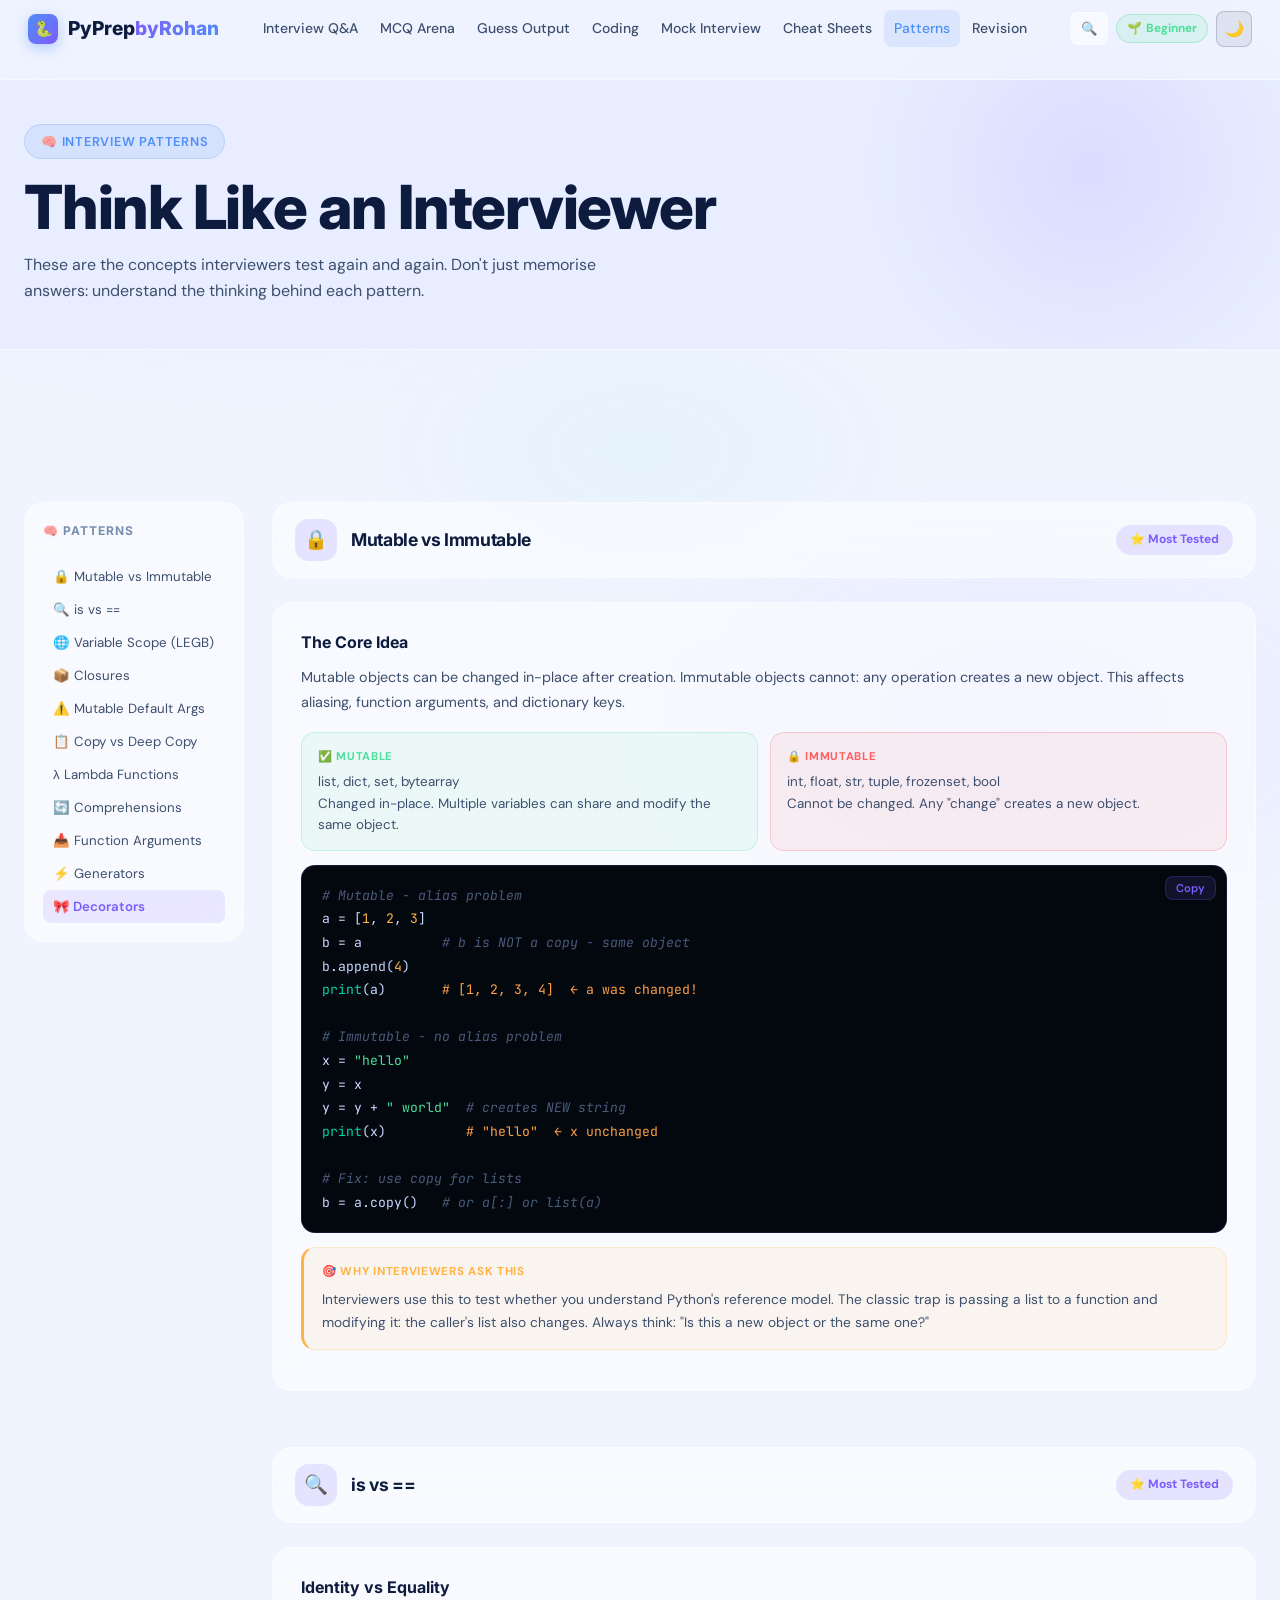
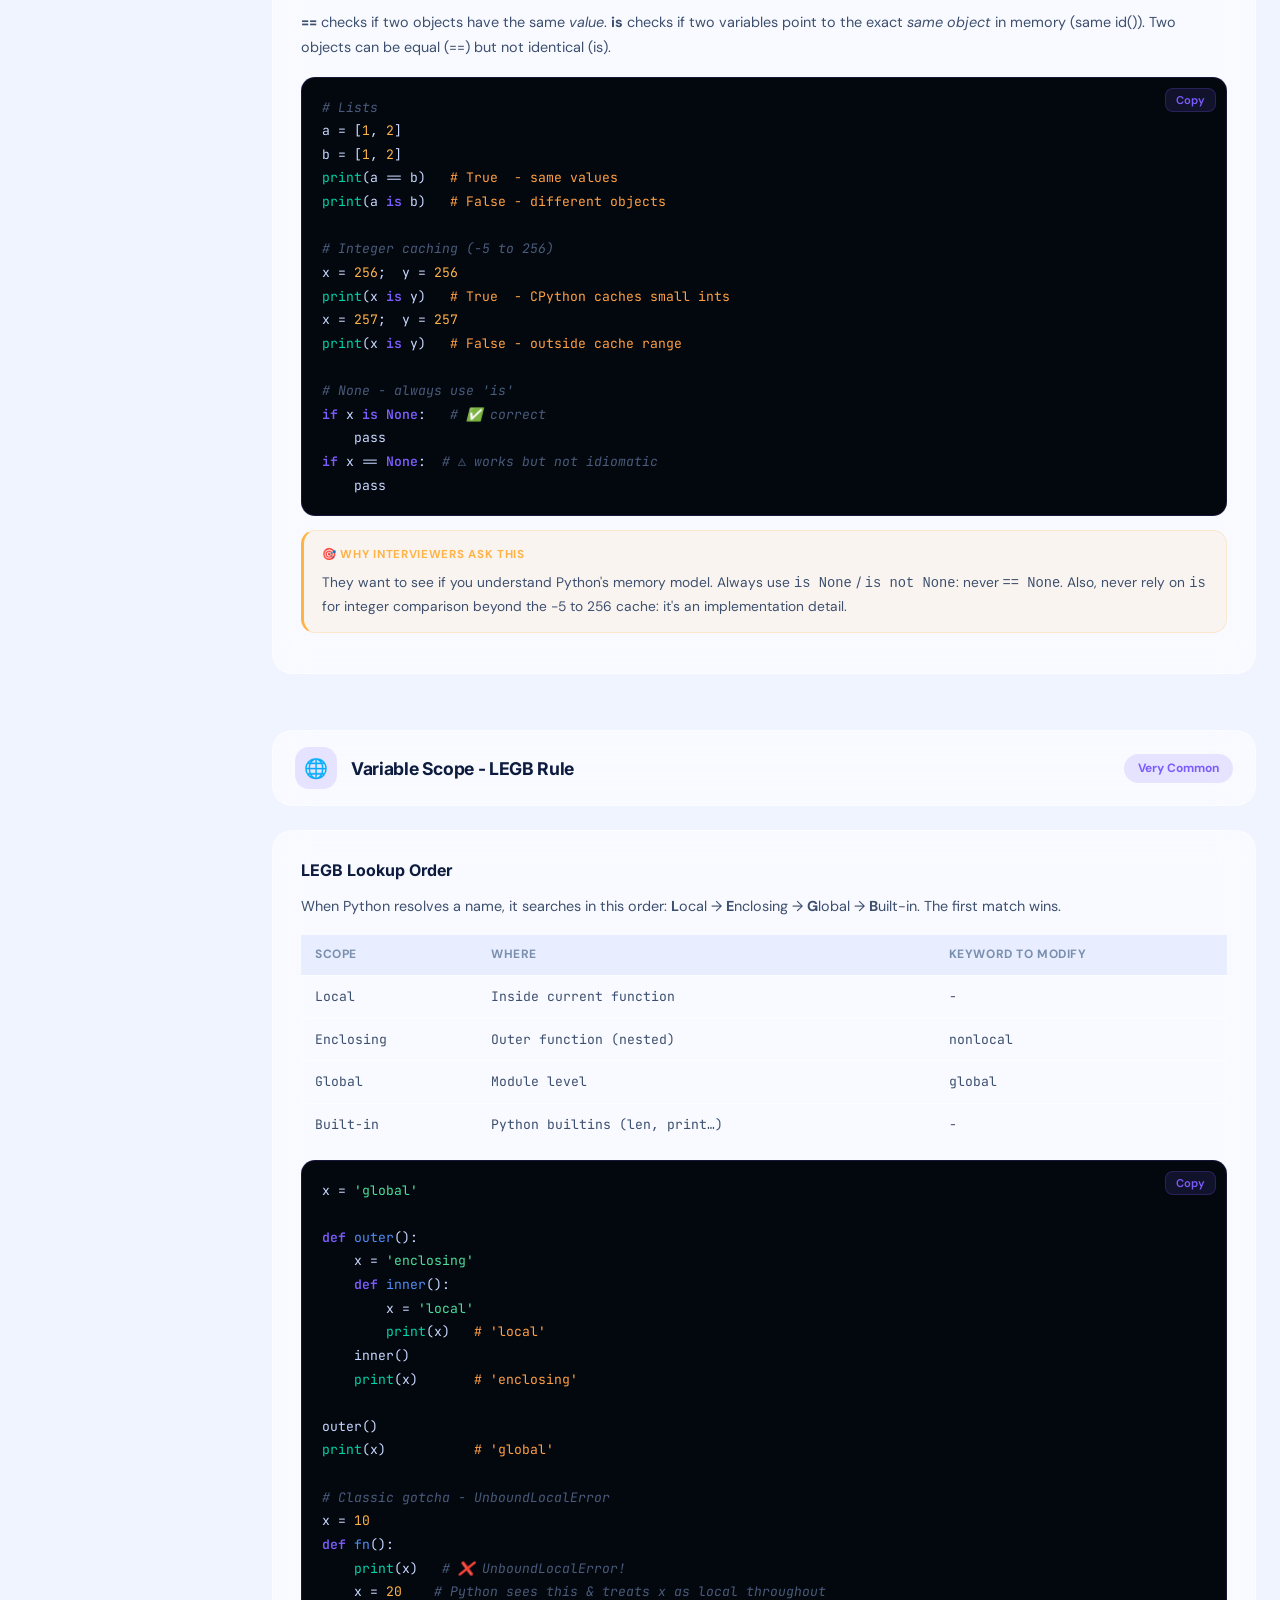
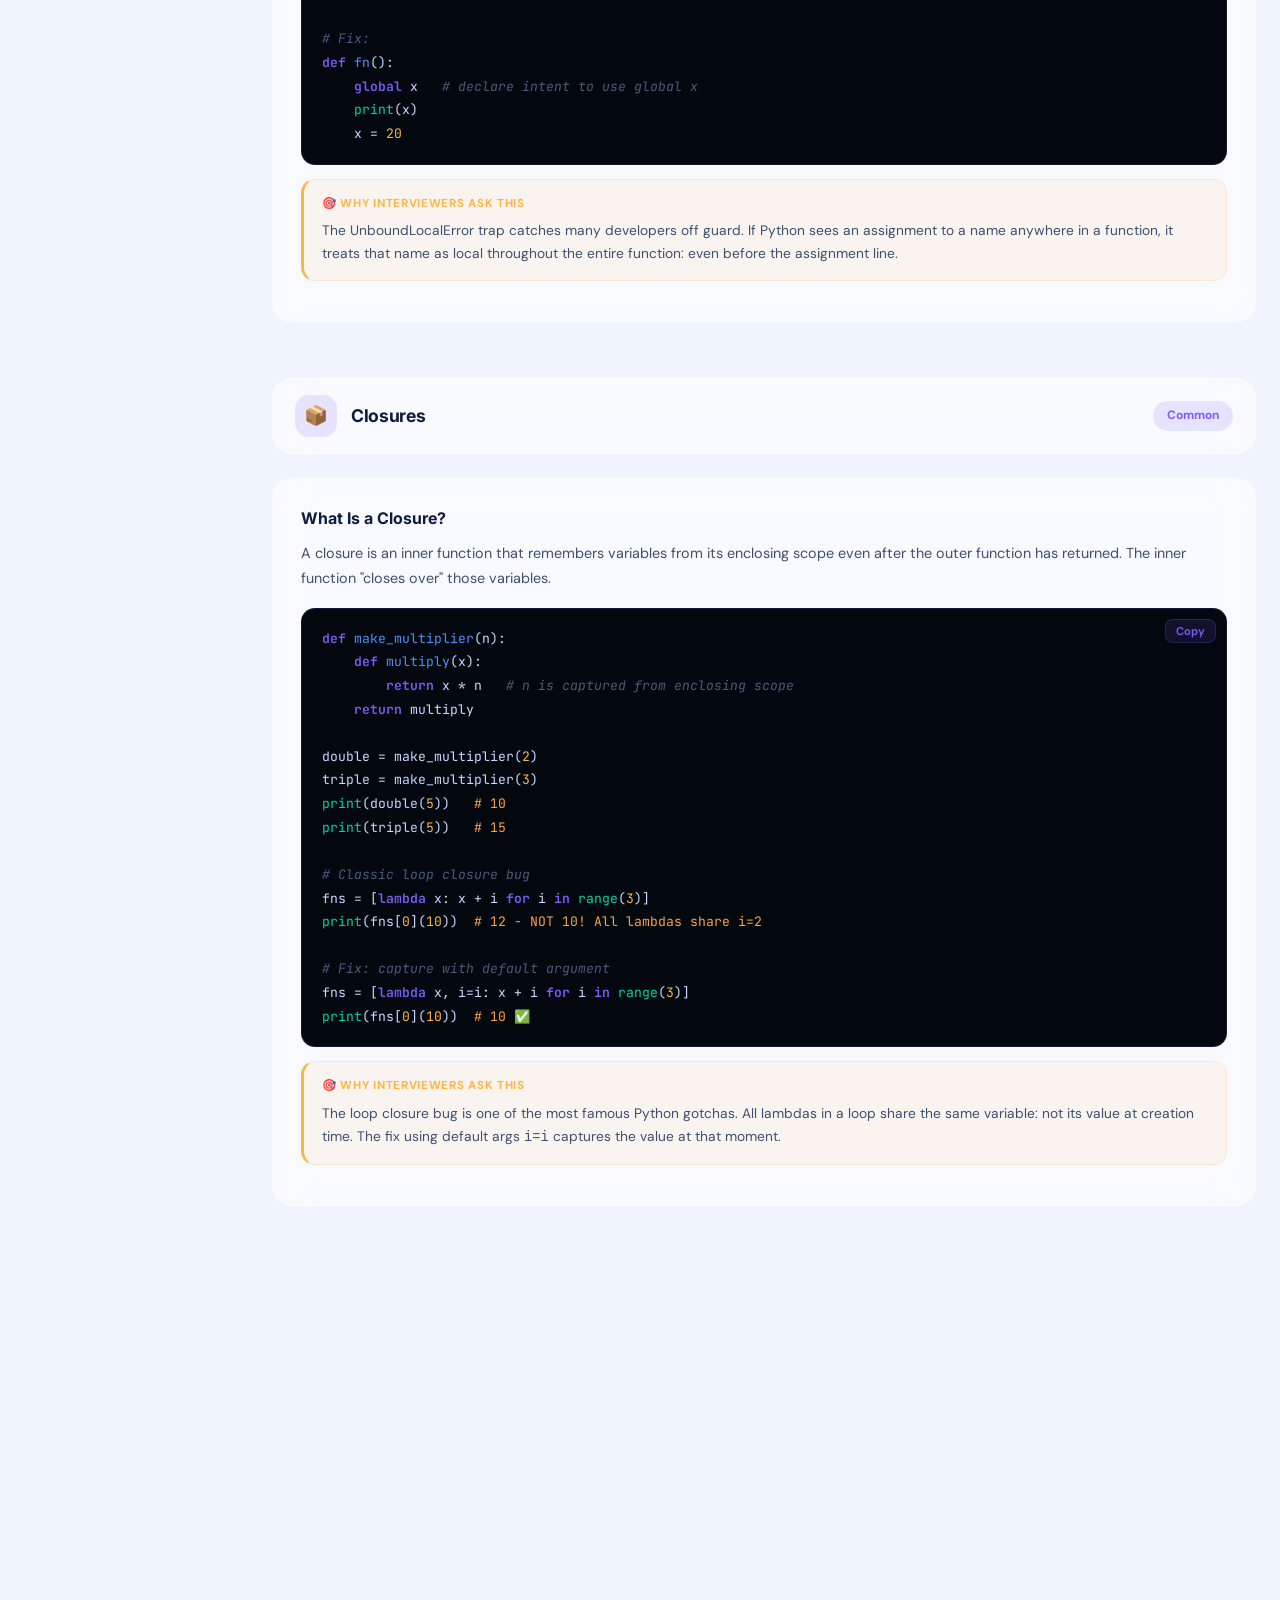
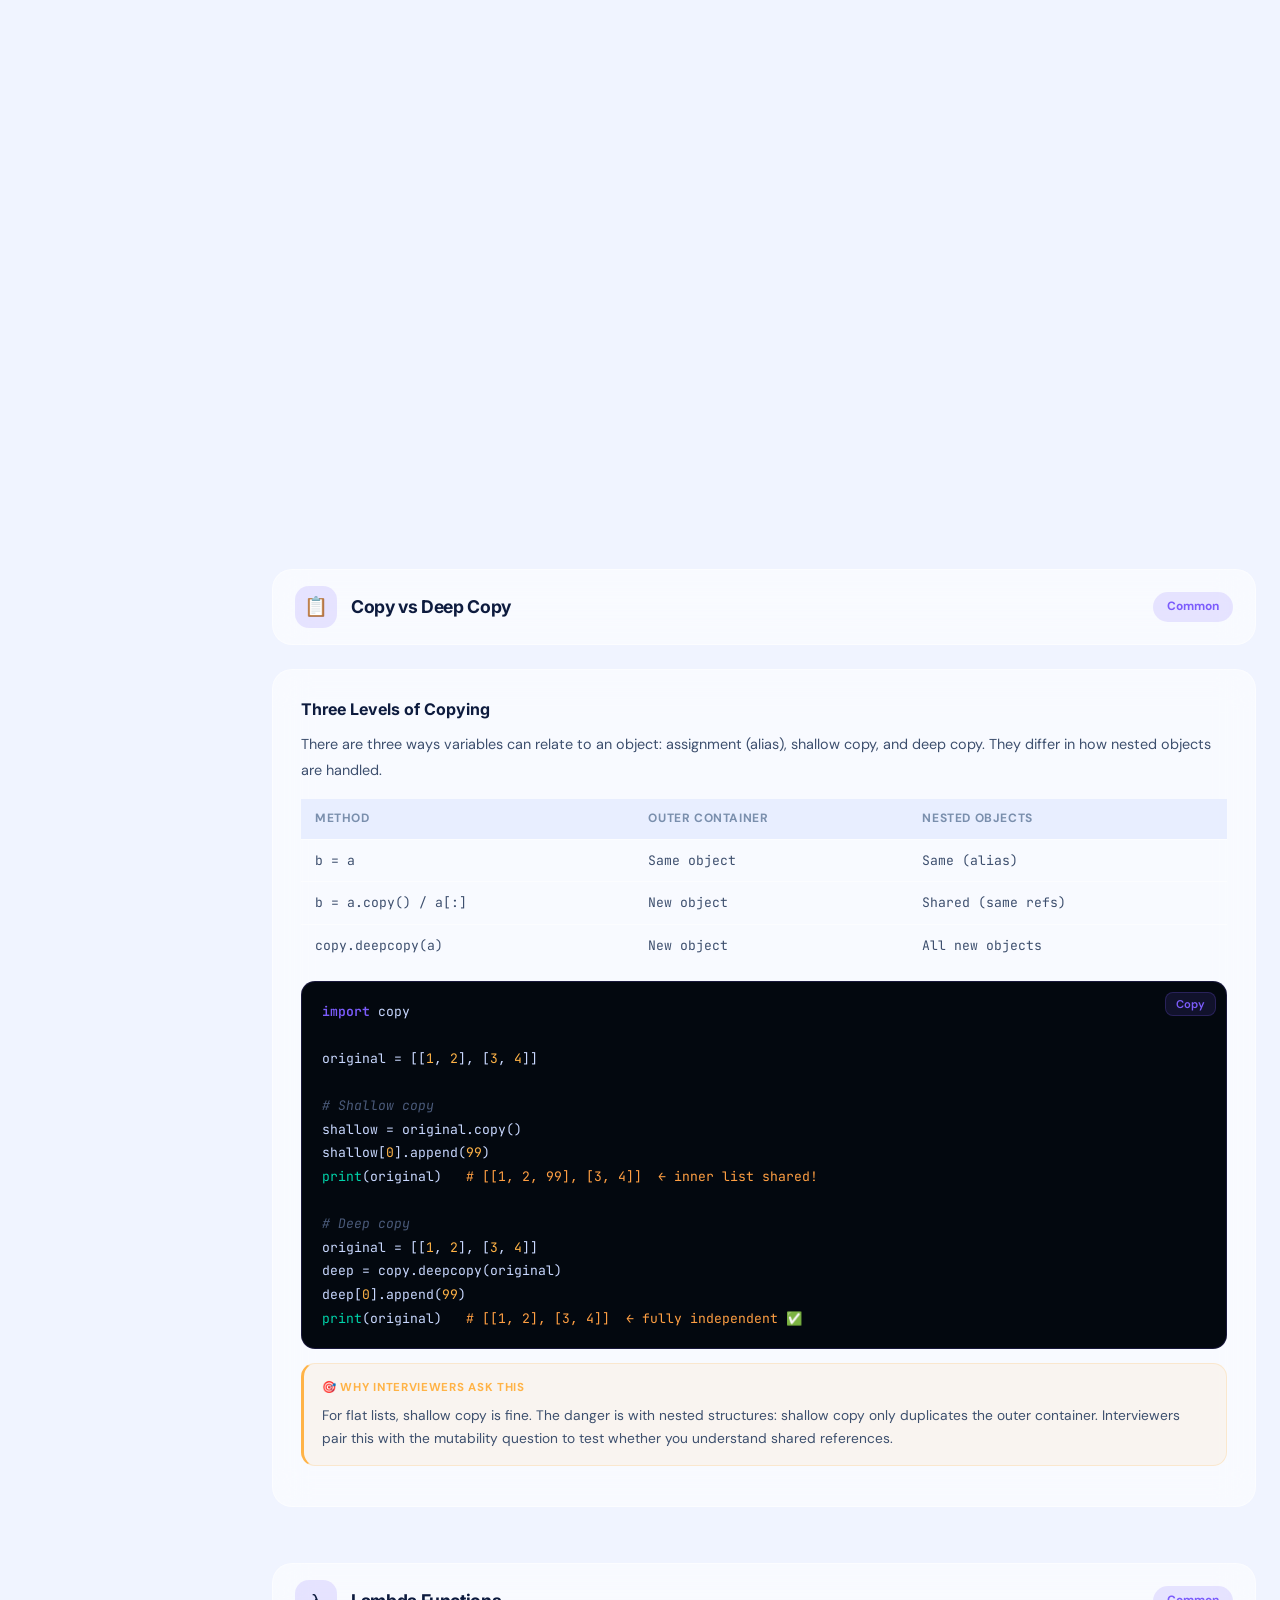
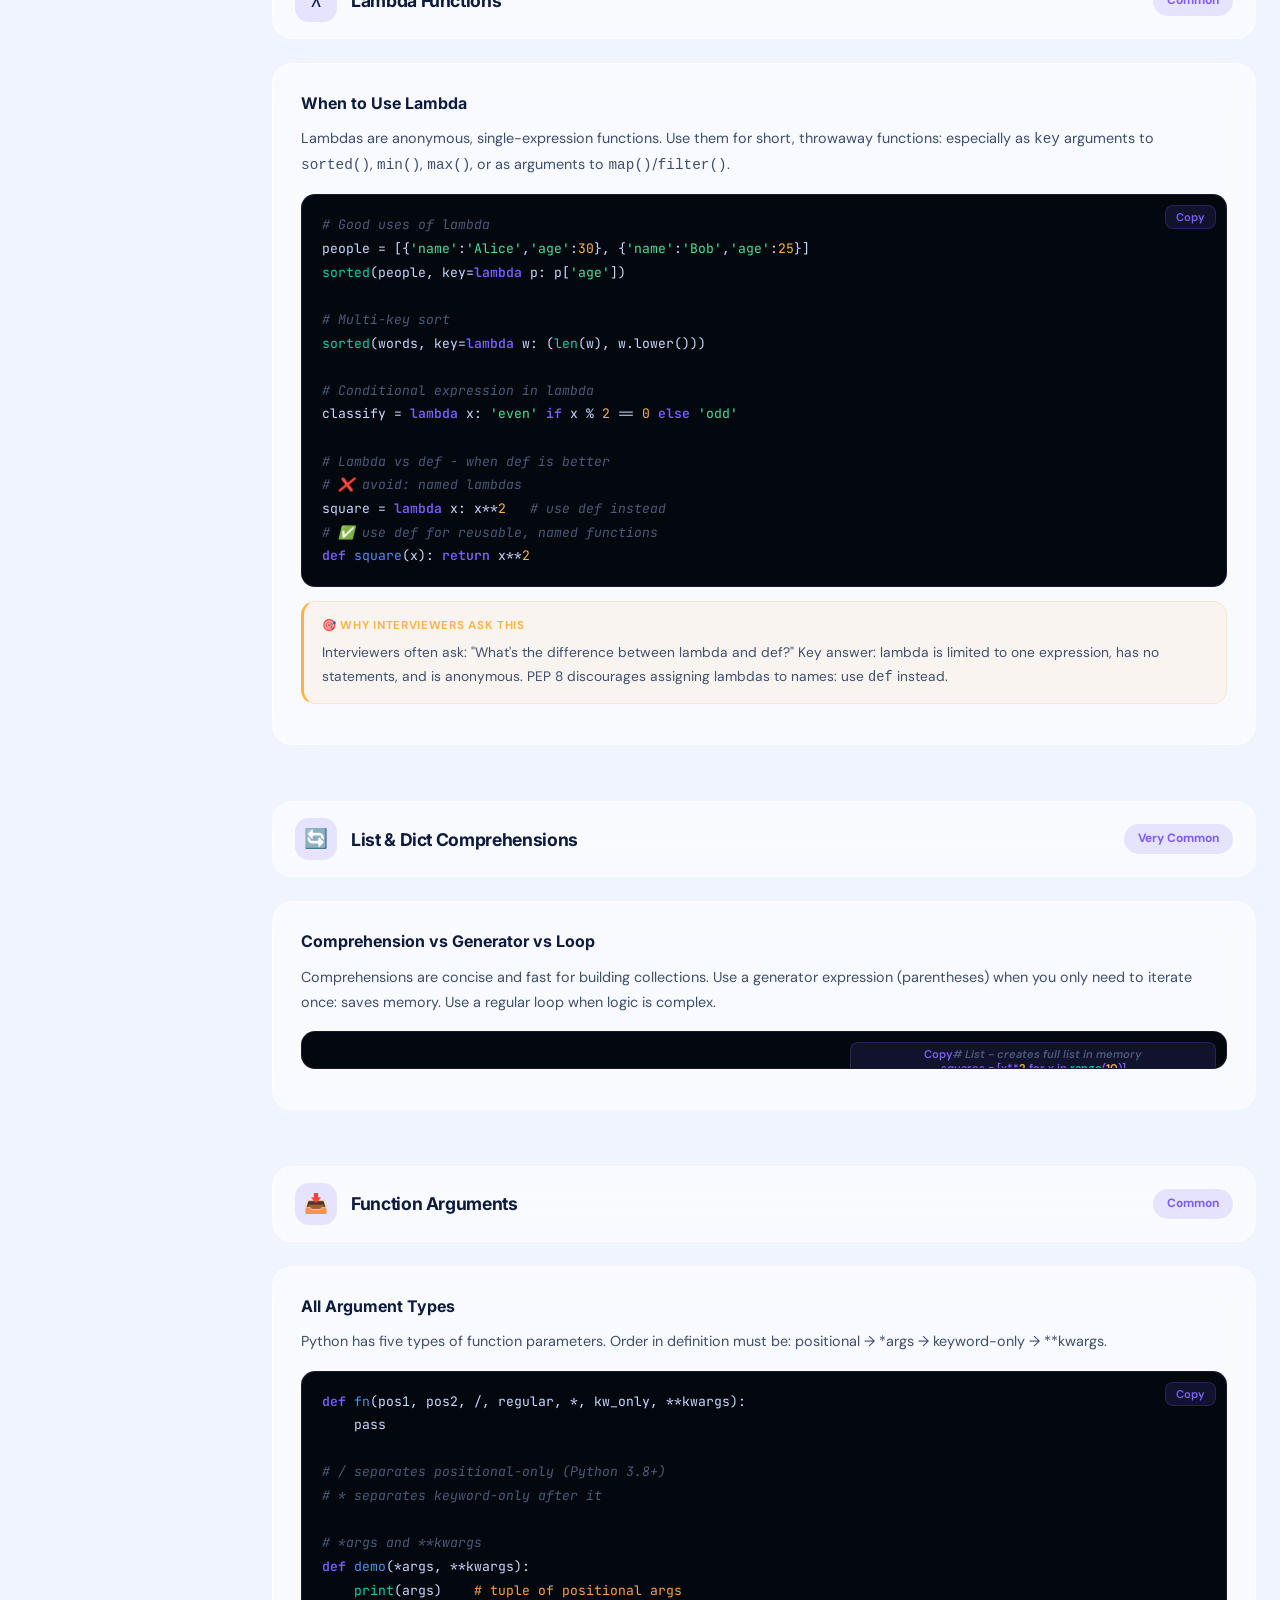
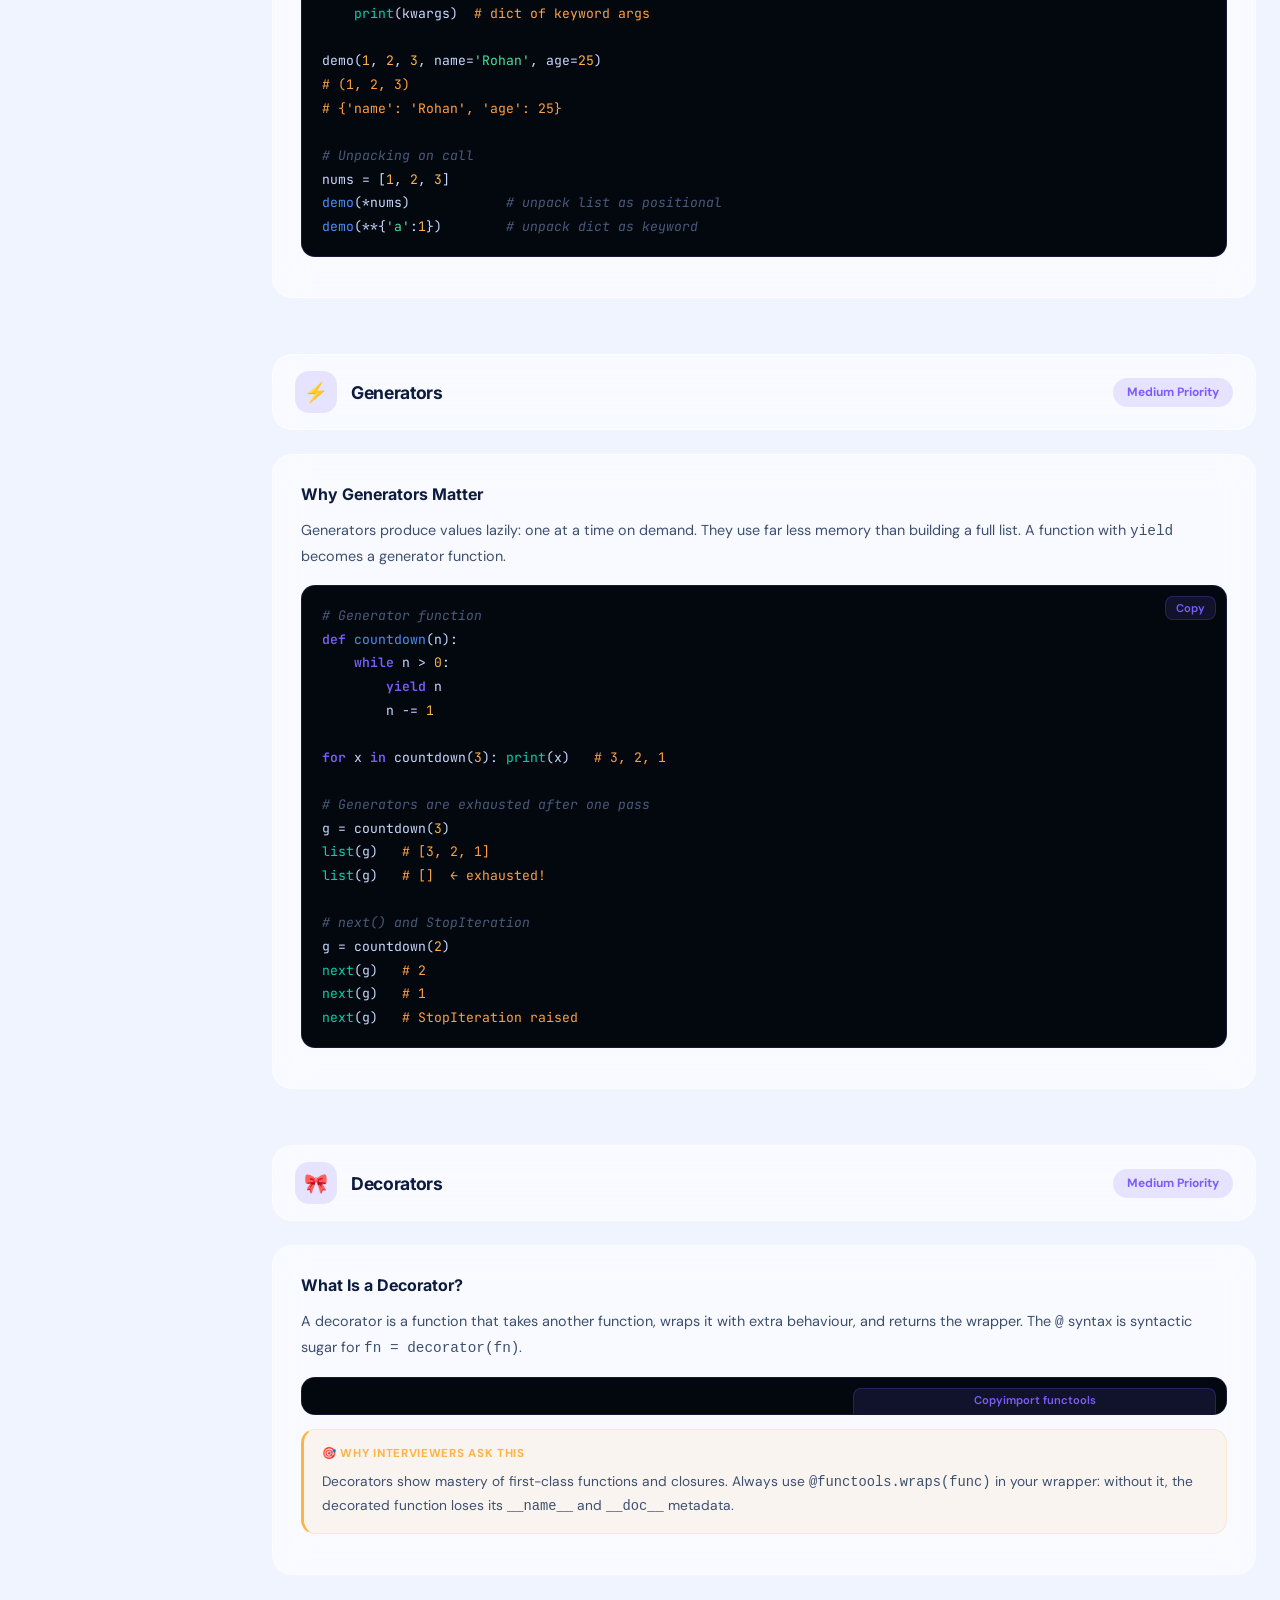
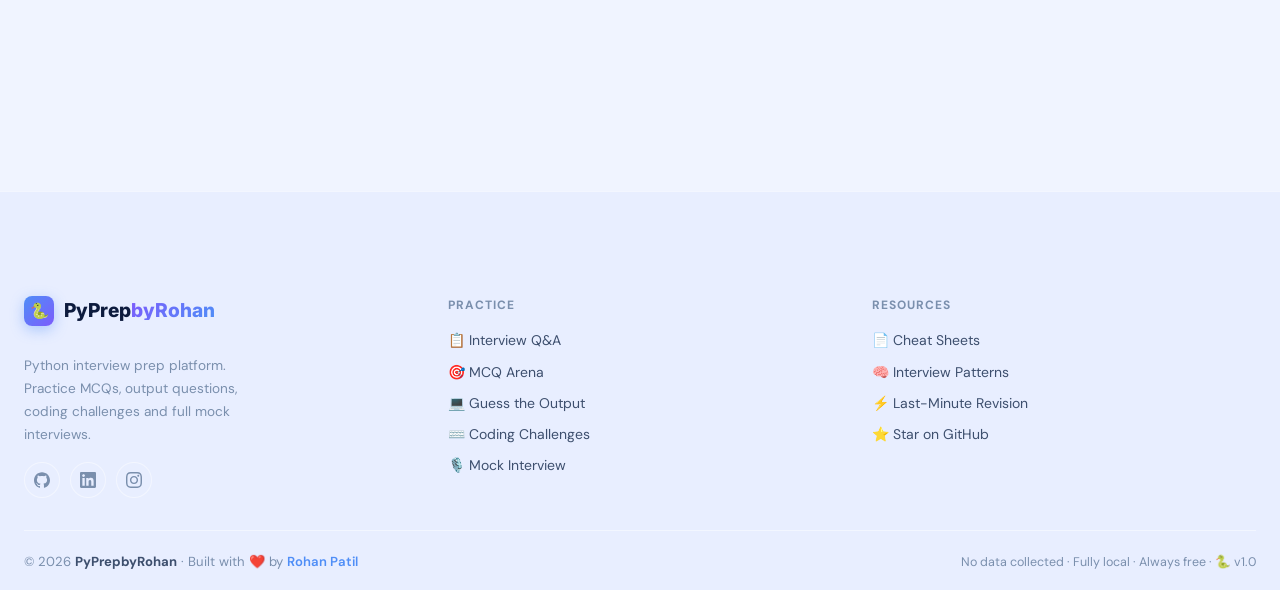
<file: patterns.html>
<!DOCTYPE html>
<html lang="en" data-theme="light">
<head>
  <meta charset="UTF-8" />
  <meta name="viewport" content="width=device-width, initial-scale=1.0" />
  <meta name="description" content="Python Interview Patterns - Understand the concepts interviewers repeatedly test. Mutable vs Immutable, is vs ==, Scope, Closures, Lambda and more." />
  <title>Interview Patterns - PyPrepbyRohan</title>
  <link rel="icon" href="data:image/svg+xml,%3Csvg xmlns='http://www.w3.org/2000/svg' viewBox='0 0 100 100'%3E%3Crect width='100' height='100' rx='22' fill='%237c5cfc'/%3E%3Cpath fill='white' fill-opacity='0.95' d='M50.5 18c-3.4 0-6.7.3-9.6.8-8.5 1.5-10 4.6-10 10.4v7.6h20v2.5H24c-5.8 0-10.9 3.5-12.5 10.2-1.8 7.6-1.9 12.3 0 20.2 1.4 6 4.7 10.2 10.5 10.2h6.8V69.2c0-6.6 5.7-12.4 12.6-12.4h19.8c5.5 0 10-4.6 10-10.1V29.2c0-5.4-4.6-9.4-10-10.4-3.5-.6-7.1-.9-10.7-.8zM40 24.3c2.1 0 3.8 1.7 3.8 3.8s-1.7 3.8-3.8 3.8-3.8-1.7-3.8-3.8 1.7-3.8 3.8-3.8z'/%3E%3Cpath fill='white' fill-opacity='0.95' d='M73 39.4v7.2c0 6.9-5.9 12.7-12.6 12.7H40.6c-5.4 0-10 4.6-10 10.1v19c0 5.4 4.7 8.6 10 10.1 6.4 1.8 12.4 2.2 19.8 0 5-1.4 10-4.4 10-10.1v-7.6H40.4v-2.5h29.7c5.8 0 8-4 10-10.1 2-6.3 2-12.3 0-20.2-1.4-5.7-4.2-9.9-10-9.9zM63 80.7c2.1 0 3.8 1.7 3.8 3.8s-1.7 3.8-3.8 3.8-3.8-1.7-3.8-3.8 1.7-3.8 3.8-3.8z'/%3E%3C/svg%3E" />
  <link rel="stylesheet" href="css/style.css" />
  <style>
    .page-hero {
      padding: calc(var(--nav-height) + 44px) 0 44px;
      background: var(--bg-secondary);
      border-bottom: 1px solid var(--border-glass);
      position: relative; overflow: hidden;
    }
    .page-hero::before {
      content: '';
      position: absolute; top: -80px; right: -60px;
      width: 500px; height: 500px;
      background: radial-gradient(circle, rgba(124,92,252,0.12) 0%, transparent 65%);
      pointer-events: none;
    }

    /* ── Layout ──────────────────────────────────────── */
    .pt-layout {
      display: grid;
      grid-template-columns: 220px 1fr;
      gap: 28px;
      align-items: start;
      padding: 40px 0 80px;
    }

    /* ── Sidebar ─────────────────────────────────────── */
    .sidebar {
      position: sticky;
      top: calc(var(--nav-height) + 16px);
      max-height: calc(100vh - var(--nav-height) - 32px);
      overflow-y: auto;
    }
    .sidebar__card {
      background: var(--bg-card);
      backdrop-filter: var(--blur-glass);
      -webkit-backdrop-filter: var(--blur-glass);
      border: 1px solid var(--border-glass);
      border-radius: var(--radius-lg);
      padding: 18px;
    }
    .sidebar__heading {
      font-family: var(--font-display);
      font-size: 0.75rem; font-weight: 700;
      text-transform: uppercase; letter-spacing: 0.08em;
      color: var(--text-muted); margin-bottom: 10px;
      padding-bottom: 8px; border-bottom: 1px solid var(--border-glass);
    }
    .nav-link {
      display: flex; align-items: center; gap: 8px;
      padding: 8px 10px; border-radius: var(--radius-sm);
      font-size: 0.83rem; color: var(--text-secondary);
      cursor: pointer; background: none; border: none;
      width: 100%; text-align: left; font-family: var(--font-body);
      transition: all var(--transition); text-decoration: none;
    }
    .nav-link:hover  { background: var(--bg-tag); color: var(--brand-secondary); }
    .nav-link.active { background: rgba(124,92,252,0.12); color: var(--brand-secondary); font-weight: 600; }

    /* ── Pattern Section ─────────────────────────────── */
    .pattern-section {
      margin-bottom: 56px;
      scroll-margin-top: calc(var(--nav-height) + 20px);
    }
    .pattern-header {
      display: flex; align-items: center; gap: 14px;
      margin-bottom: 24px; padding: 16px 22px;
      border-radius: var(--radius-lg);
      background: var(--bg-card);
      backdrop-filter: var(--blur-glass);
      -webkit-backdrop-filter: var(--blur-glass);
      border: 1px solid var(--border-glass);
      position: sticky;
      top: calc(var(--nav-height) + 8px);
      z-index: 10;
    }
    .pattern-header__icon {
      width: 42px; height: 42px; border-radius: var(--radius-md);
      background: rgba(124,92,252,0.15);
      display: flex; align-items: center; justify-content: center;
      font-size: 1.2rem; flex-shrink: 0;
    }
    .pattern-header__title { font-size: 1.1rem; font-family: var(--font-display); flex: 1; }
    .pattern-header__badge {
      padding: 5px 14px; border-radius: var(--radius-pill);
      font-size: 0.75rem; font-weight: 700;
      background: rgba(124,92,252,0.15); color: var(--brand-secondary);
    }

    /* ── Concept card ────────────────────────────────── */
    .concept-card {
      background: var(--bg-card);
      backdrop-filter: var(--blur-glass);
      -webkit-backdrop-filter: var(--blur-glass);
      border: 1px solid var(--border-glass);
      border-radius: var(--radius-lg);
      padding: 26px 28px;
      margin-bottom: 16px;
      transition: all var(--transition);
    }
    .concept-card:hover { border-color: rgba(124,92,252,0.28); box-shadow: var(--shadow-card); }

    .concept-card__title {
      font-family: var(--font-display);
      font-size: 1rem; font-weight: 700;
      margin-bottom: 10px; color: var(--text-primary);
      display: flex; align-items: center; gap: 10px;
    }
    .concept-card__body { font-size: 0.9rem; color: var(--text-secondary); line-height: 1.75; margin-bottom: 16px; }

    /* Code block inside pattern */
    .pt-code {
      background: #0a0f1e;
      border: 1px solid rgba(124,92,252,0.18);
      border-radius: var(--radius-md);
      padding: 18px 20px;
      font-family: var(--font-mono);
      font-size: 0.82rem; color: #c9d8ff;
      line-height: 1.8; margin-bottom: 14px;
      overflow-x: auto; white-space: pre;
      position: relative;
    }
    [data-theme="light"] .pt-code { background: #03080f; }
    .pt-code .kw  { color: #7c5cfc; font-weight: 600; }
    .pt-code .fn  { color: #4f8ef7; }
    .pt-code .str { color: #4cde9a; }
    .pt-code .num { color: #ffb347; }
    .pt-code .cm  { color: #4a5a7a; font-style: italic; }
    .pt-code .bi  { color: #00d4aa; }
    .pt-code .out { color: #ff9f43; }

    .copy-btn {
      position: absolute; top: 10px; right: 10px;
      padding: 4px 10px; border-radius: var(--radius-sm);
      background: rgba(124,92,252,0.12); border: 1px solid rgba(124,92,252,0.22);
      color: var(--brand-secondary); font-size: 0.7rem; font-weight: 600;
      cursor: pointer; transition: all var(--transition);
    }
    .copy-btn:hover { background: rgba(124,92,252,0.22); }

    /* Interviewer tip */
    .interviewer-tip {
      padding: 14px 18px; border-radius: var(--radius-md);
      background: rgba(255,179,71,0.08);
      border: 1px solid rgba(255,179,71,0.20);
      border-left: 3px solid var(--brand-warning);
      font-size: 0.86rem; color: var(--text-secondary); line-height: 1.7;
      margin-bottom: 14px;
    }
    .interviewer-tip__label {
      font-size: 0.72rem; font-weight: 700; text-transform: uppercase;
      letter-spacing: 0.06em; color: var(--brand-warning); margin-bottom: 6px;
    }

    /* Rule boxes */
    .rule-grid { display: grid; grid-template-columns: 1fr 1fr; gap: 12px; margin-bottom: 14px; }
    .rule-box {
      padding: 14px 16px; border-radius: var(--radius-md);
      border: 1px solid var(--border-glass); font-size: 0.84rem;
    }
    .rule-box.good { background: rgba(76,222,154,0.08); border-color: rgba(76,222,154,0.25); }
    .rule-box.bad  { background: rgba(255,92,92,0.08);  border-color: rgba(255,92,92,0.25);  }
    .rule-box__label { font-size: 0.7rem; font-weight: 700; text-transform: uppercase; letter-spacing: 0.06em; margin-bottom: 6px; }
    .rule-box.good .rule-box__label { color: var(--brand-success); }
    .rule-box.bad  .rule-box__label { color: var(--brand-danger);  }
    .rule-box__text { color: var(--text-secondary); line-height: 1.6; }

    /* Summary table */
    .summary-table { width: 100%; border-collapse: collapse; font-size: 0.85rem; margin-bottom: 14px; }
    .summary-table th {
      padding: 10px 14px; text-align: left;
      background: var(--bg-secondary); color: var(--text-muted);
      font-size: 0.75rem; font-weight: 700; text-transform: uppercase; letter-spacing: 0.05em;
      border-bottom: 1px solid var(--border-glass);
    }
    .summary-table td {
      padding: 10px 14px; color: var(--text-secondary);
      border-bottom: 1px solid var(--border-glass);
      font-family: var(--font-mono); font-size: 0.82rem;
    }
    .summary-table tr:hover td { background: var(--bg-tag); }
    .summary-table tr:last-child td { border-bottom: none; }

    @media (max-width: 900px) {
      .pt-layout { grid-template-columns: 1fr; }
      .sidebar { position: static; max-height: none; }
      .pattern-header { position: static; }
      .rule-grid { grid-template-columns: 1fr; }
    }
  </style>
</head>
<body>

<nav class="navbar">
  <div class="container">
    <div class="navbar__inner">
      <a href="index.html" class="navbar__logo">
        <div class="navbar__logo-icon">🐍</div>
        <span class="navbar__logo-text"><span class="logo-main">PyPrep</span><span class="logo-by">byRohan</span></span>
      </a>
      <nav class="navbar__nav">
        <a href="questions.html"  class="navbar__link">Interview Q&A</a>
        <a href="mcq.html"        class="navbar__link">MCQ Arena</a>
        <a href="output.html"     class="navbar__link">Guess Output</a>
        <a href="coding.html"     class="navbar__link">Coding</a>
        <a href="mock.html"       class="navbar__link">Mock Interview</a>
        <a href="cheatsheet.html" class="navbar__link">Cheat Sheets</a>
        <a href="patterns.html"   class="navbar__link active">Patterns</a>
        <a href="revision.html"   class="navbar__link">Revision</a>
      </nav>
      <div class="navbar__actions">
        <button class="global-search-btn" title="Search (Ctrl+K)">🔍 <span>Search</span> <kbd>Ctrl K</kbd></button>
        <span class="xp-badge">🌱 Beginner</span>
        <button class="theme-toggle" title="Toggle Theme">🌙</button>
        <button class="hamburger" aria-label="Toggle menu" aria-expanded="false"><span></span><span></span><span></span></button>
      </div>
    </div>
  </div>
</nav>
<div class="mobile-nav">
  <a href="questions.html"  class="navbar__link">📋 Interview Q&A</a>
  <a href="mcq.html"        class="navbar__link">🎯 MCQ Arena</a>
  <a href="output.html"     class="navbar__link">💻 Guess Output</a>
  <a href="coding.html"     class="navbar__link">⌨️ Coding Challenges</a>
  <a href="mock.html"       class="navbar__link">🎙️ Mock Interview</a>
  <a href="cheatsheet.html" class="navbar__link">📄 Cheat Sheets</a>
  <a href="patterns.html"   class="navbar__link">🧠 Interview Patterns</a>
  <a href="revision.html"   class="navbar__link">⚡ Last-Minute Revision</a>
</div>

<div class="page-hero">
  <div class="container">
    <div class="section-header__eyebrow" style="margin-bottom:12px;">🧠 Interview Patterns</div>
    <h1 style="margin-bottom:8px;">Think Like an Interviewer</h1>
    <p style="max-width:580px;">These are the concepts interviewers test again and again. Don't just memorise answers: understand the thinking behind each pattern.</p>
  </div>
</div>

<div class="container" style="padding-top:calc(var(--nav-height) + 32px);">
  <div class="pt-layout">

    <!-- Sidebar -->
    <aside class="sidebar">
      <div class="sidebar__card">
        <div class="sidebar__heading">🧠 Patterns</div>
        <button class="nav-link active" onclick="scrollToSection('mutability')">🔒 Mutable vs Immutable</button>
        <button class="nav-link" onclick="scrollToSection('isvseq')">🔍 is vs ==</button>
        <button class="nav-link" onclick="scrollToSection('scope')">🌐 Variable Scope (LEGB)</button>
        <button class="nav-link" onclick="scrollToSection('closures')">📦 Closures</button>
        <button class="nav-link" onclick="scrollToSection('defaultargs')">⚠️ Mutable Default Args</button>
        <button class="nav-link" onclick="scrollToSection('copying')">📋 Copy vs Deep Copy</button>
        <button class="nav-link" onclick="scrollToSection('lambda')">λ Lambda Functions</button>
        <button class="nav-link" onclick="scrollToSection('comprehensions')">🔄 Comprehensions</button>
        <button class="nav-link" onclick="scrollToSection('args')">📥 Function Arguments</button>
        <button class="nav-link" onclick="scrollToSection('generators')">⚡ Generators</button>
        <button class="nav-link" onclick="scrollToSection('decorators')">🎀 Decorators</button>
      </div>
    </aside>

    <!-- Main Content -->
    <main>

      <!-- ══ MUTABLE VS IMMUTABLE ══════════════════════════ -->
      <div class="pattern-section reveal" id="mutability">
        <div class="pattern-header">
          <div class="pattern-header__icon">🔒</div>
          <h3 class="pattern-header__title">Mutable vs Immutable</h3>
          <span class="pattern-header__badge">⭐ Most Tested</span>
        </div>

        <div class="concept-card">
          <div class="concept-card__title">The Core Idea</div>
          <div class="concept-card__body">Mutable objects can be changed in-place after creation. Immutable objects cannot: any operation creates a new object. This affects aliasing, function arguments, and dictionary keys.</div>
          <div class="rule-grid">
            <div class="rule-box good"><div class="rule-box__label">✅ Mutable</div><div class="rule-box__text">list, dict, set, bytearray<br>Changed in-place. Multiple variables can share and modify the same object.</div></div>
            <div class="rule-box bad"><div class="rule-box__label">🔒 Immutable</div><div class="rule-box__text">int, float, str, tuple, frozenset, bool<br>Cannot be changed. Any "change" creates a new object.</div></div>
          </div>
          <div class="pt-code"><button class="copy-btn" onclick="copyBlock(this)">Copy</button><span class="cm"># Mutable - alias problem</span>
a = [<span class="num">1</span>, <span class="num">2</span>, <span class="num">3</span>]
b = a          <span class="cm"># b is NOT a copy - same object</span>
b.append(<span class="num">4</span>)
<span class="bi">print</span>(a)       <span class="out"># [1, 2, 3, 4]  ← a was changed!</span>

<span class="cm"># Immutable - no alias problem</span>
x = <span class="str">"hello"</span>
y = x
y = y + <span class="str">" world"</span>  <span class="cm"># creates NEW string</span>
<span class="bi">print</span>(x)          <span class="out"># "hello"  ← x unchanged</span>

<span class="cm"># Fix: use copy for lists</span>
b = a.copy()   <span class="cm"># or a[:] or list(a)</span></div>
          <div class="interviewer-tip">
            <div class="interviewer-tip__label">🎯 Why interviewers ask this</div>
            Interviewers use this to test whether you understand Python's reference model. The classic trap is passing a list to a function and modifying it: the caller's list also changes. Always think: "Is this a new object or the same one?"
          </div>
        </div>
      </div>

      <!-- ══ IS VS == ═══════════════════════════════════════ -->
      <div class="pattern-section reveal" id="isvseq">
        <div class="pattern-header">
          <div class="pattern-header__icon">🔍</div>
          <h3 class="pattern-header__title">is vs ==</h3>
          <span class="pattern-header__badge">⭐ Most Tested</span>
        </div>

        <div class="concept-card">
          <div class="concept-card__title">Identity vs Equality</div>
          <div class="concept-card__body"><strong>==</strong> checks if two objects have the same <em>value</em>. <strong>is</strong> checks if two variables point to the exact <em>same object</em> in memory (same id()). Two objects can be equal (==) but not identical (is).</div>
          <div class="pt-code"><button class="copy-btn" onclick="copyBlock(this)">Copy</button><span class="cm"># Lists</span>
a = [<span class="num">1</span>, <span class="num">2</span>]
b = [<span class="num">1</span>, <span class="num">2</span>]
<span class="bi">print</span>(a == b)   <span class="out"># True  - same values</span>
<span class="bi">print</span>(a <span class="kw">is</span> b)   <span class="out"># False - different objects</span>

<span class="cm"># Integer caching (-5 to 256)</span>
x = <span class="num">256</span>;  y = <span class="num">256</span>
<span class="bi">print</span>(x <span class="kw">is</span> y)   <span class="out"># True  - CPython caches small ints</span>
x = <span class="num">257</span>;  y = <span class="num">257</span>
<span class="bi">print</span>(x <span class="kw">is</span> y)   <span class="out"># False - outside cache range</span>

<span class="cm"># None - always use 'is'</span>
<span class="kw">if</span> x <span class="kw">is</span> <span class="kw">None</span>:   <span class="cm"># ✅ correct</span>
    pass
<span class="kw">if</span> x == <span class="kw">None</span>:  <span class="cm"># ⚠️ works but not idiomatic</span>
    pass</div>
          <div class="interviewer-tip">
            <div class="interviewer-tip__label">🎯 Why interviewers ask this</div>
            They want to see if you understand Python's memory model. Always use <code>is None</code> / <code>is not None</code>: never <code>== None</code>. Also, never rely on <code>is</code> for integer comparison beyond the -5 to 256 cache: it's an implementation detail.
          </div>
        </div>
      </div>

      <!-- ══ SCOPE ══════════════════════════════════════════ -->
      <div class="pattern-section reveal" id="scope">
        <div class="pattern-header">
          <div class="pattern-header__icon">🌐</div>
          <h3 class="pattern-header__title">Variable Scope - LEGB Rule</h3>
          <span class="pattern-header__badge">Very Common</span>
        </div>

        <div class="concept-card">
          <div class="concept-card__title">LEGB Lookup Order</div>
          <div class="concept-card__body">When Python resolves a name, it searches in this order: <strong>L</strong>ocal → <strong>E</strong>nclosing → <strong>G</strong>lobal → <strong>B</strong>uilt-in. The first match wins.</div>
          <table class="summary-table">
            <tr><th>Scope</th><th>Where</th><th>Keyword to modify</th></tr>
            <tr><td>Local</td><td>Inside current function</td><td>-</td></tr>
            <tr><td>Enclosing</td><td>Outer function (nested)</td><td>nonlocal</td></tr>
            <tr><td>Global</td><td>Module level</td><td>global</td></tr>
            <tr><td>Built-in</td><td>Python builtins (len, print…)</td><td>-</td></tr>
          </table>
          <div class="pt-code"><button class="copy-btn" onclick="copyBlock(this)">Copy</button>x = <span class="str">'global'</span>

<span class="kw">def</span> <span class="fn">outer</span>():
    x = <span class="str">'enclosing'</span>
    <span class="kw">def</span> <span class="fn">inner</span>():
        x = <span class="str">'local'</span>
        <span class="bi">print</span>(x)   <span class="out"># 'local'</span>
    inner()
    <span class="bi">print</span>(x)       <span class="out"># 'enclosing'</span>

outer()
<span class="bi">print</span>(x)           <span class="out"># 'global'</span>

<span class="cm"># Classic gotcha - UnboundLocalError</span>
x = <span class="num">10</span>
<span class="kw">def</span> <span class="fn">fn</span>():
    <span class="bi">print</span>(x)   <span class="cm"># ❌ UnboundLocalError!</span>
    x = <span class="num">20</span>    <span class="cm"># Python sees this & treats x as local throughout</span>

<span class="cm"># Fix:</span>
<span class="kw">def</span> <span class="fn">fn</span>():
    <span class="kw">global</span> x   <span class="cm"># declare intent to use global x</span>
    <span class="bi">print</span>(x)
    x = <span class="num">20</span></div>
          <div class="interviewer-tip">
            <div class="interviewer-tip__label">🎯 Why interviewers ask this</div>
            The UnboundLocalError trap catches many developers off guard. If Python sees an assignment to a name anywhere in a function, it treats that name as local throughout the entire function: even before the assignment line.
          </div>
        </div>
      </div>

      <!-- ══ CLOSURES ═══════════════════════════════════════ -->
      <div class="pattern-section reveal" id="closures">
        <div class="pattern-header">
          <div class="pattern-header__icon">📦</div>
          <h3 class="pattern-header__title">Closures</h3>
          <span class="pattern-header__badge">Common</span>
        </div>

        <div class="concept-card">
          <div class="concept-card__title">What Is a Closure?</div>
          <div class="concept-card__body">A closure is an inner function that remembers variables from its enclosing scope even after the outer function has returned. The inner function "closes over" those variables.</div>
          <div class="pt-code"><button class="copy-btn" onclick="copyBlock(this)">Copy</button><span class="kw">def</span> <span class="fn">make_multiplier</span>(n):
    <span class="kw">def</span> <span class="fn">multiply</span>(x):
        <span class="kw">return</span> x * n   <span class="cm"># n is captured from enclosing scope</span>
    <span class="kw">return</span> multiply

double = make_multiplier(<span class="num">2</span>)
triple = make_multiplier(<span class="num">3</span>)
<span class="bi">print</span>(double(<span class="num">5</span>))   <span class="out"># 10</span>
<span class="bi">print</span>(triple(<span class="num">5</span>))   <span class="out"># 15</span>

<span class="cm"># Classic loop closure bug</span>
fns = [<span class="kw">lambda</span> x: x + i <span class="kw">for</span> i <span class="kw">in</span> <span class="bi">range</span>(<span class="num">3</span>)]
<span class="bi">print</span>(fns[<span class="num">0</span>](<span class="num">10</span>))  <span class="out"># 12 - NOT 10! All lambdas share i=2</span>

<span class="cm"># Fix: capture with default argument</span>
fns = [<span class="kw">lambda</span> x, i=i: x + i <span class="kw">for</span> i <span class="kw">in</span> <span class="bi">range</span>(<span class="num">3</span>)]
<span class="bi">print</span>(fns[<span class="num">0</span>](<span class="num">10</span>))  <span class="out"># 10 ✅</span></div>
          <div class="interviewer-tip">
            <div class="interviewer-tip__label">🎯 Why interviewers ask this</div>
            The loop closure bug is one of the most famous Python gotchas. All lambdas in a loop share the same variable: not its value at creation time. The fix using default args <code>i=i</code> captures the value at that moment.
          </div>
        </div>
      </div>

      <!-- ══ MUTABLE DEFAULT ARGS ════════════════════════════ -->
      <div class="pattern-section reveal" id="defaultargs">
        <div class="pattern-header">
          <div class="pattern-header__icon">⚠️</div>
          <h3 class="pattern-header__title">Mutable Default Arguments</h3>
          <span class="pattern-header__badge">⭐ Classic Gotcha</span>
        </div>

        <div class="concept-card">
          <div class="concept-card__title">The Trap</div>
          <div class="concept-card__body">Default argument values are evaluated <strong>once</strong> when the function is defined: not on each call. If the default is a mutable object (list, dict), it's shared across all calls that use it.</div>
          <div class="pt-code"><button class="copy-btn" onclick="copyBlock(this)">Copy</button><span class="cm"># ❌ Bug - shared mutable default</span>
<span class="kw">def</span> <span class="fn">add_item</span>(item, lst=[]):
    lst.append(item)
    <span class="kw">return</span> lst

<span class="bi">print</span>(add_item(<span class="num">1</span>))   <span class="out"># [1]</span>
<span class="bi">print</span>(add_item(<span class="num">2</span>))   <span class="out"># [1, 2]  ← NOT [2]!</span>
<span class="bi">print</span>(add_item(<span class="num">3</span>))   <span class="out"># [1, 2, 3]</span>

<span class="cm"># ✅ Fix - use None as sentinel</span>
<span class="kw">def</span> <span class="fn">add_item</span>(item, lst=<span class="kw">None</span>):
    <span class="kw">if</span> lst <span class="kw">is</span> <span class="kw">None</span>:
        lst = []
    lst.append(item)
    <span class="kw">return</span> lst

<span class="bi">print</span>(add_item(<span class="num">1</span>))   <span class="out"># [1]  ✅</span>
<span class="bi">print</span>(add_item(<span class="num">2</span>))   <span class="out"># [2]  ✅</span></div>
          <div class="interviewer-tip">
            <div class="interviewer-tip__label">🎯 Why interviewers ask this</div>
            This is asked in almost every Python interview. The rule is simple: <strong>never use a mutable object as a default argument</strong>. Always use <code>None</code> and create a fresh object inside the function. Interviewers expect you to explain why this happens at the language level.
          </div>
        </div>
      </div>

      <!-- ══ COPY VS DEEP COPY ══════════════════════════════ -->
      <div class="pattern-section reveal" id="copying">
        <div class="pattern-header">
          <div class="pattern-header__icon">📋</div>
          <h3 class="pattern-header__title">Copy vs Deep Copy</h3>
          <span class="pattern-header__badge">Common</span>
        </div>

        <div class="concept-card">
          <div class="concept-card__title">Three Levels of Copying</div>
          <div class="concept-card__body">There are three ways variables can relate to an object: assignment (alias), shallow copy, and deep copy. They differ in how nested objects are handled.</div>
          <table class="summary-table">
            <tr><th>Method</th><th>Outer container</th><th>Nested objects</th></tr>
            <tr><td>b = a</td><td>Same object</td><td>Same (alias)</td></tr>
            <tr><td>b = a.copy() / a[:]</td><td>New object</td><td>Shared (same refs)</td></tr>
            <tr><td>copy.deepcopy(a)</td><td>New object</td><td>All new objects</td></tr>
          </table>
          <div class="pt-code"><button class="copy-btn" onclick="copyBlock(this)">Copy</button><span class="kw">import</span> copy

original = [[<span class="num">1</span>, <span class="num">2</span>], [<span class="num">3</span>, <span class="num">4</span>]]

<span class="cm"># Shallow copy</span>
shallow = original.copy()
shallow[<span class="num">0</span>].append(<span class="num">99</span>)
<span class="bi">print</span>(original)   <span class="out"># [[1, 2, 99], [3, 4]]  ← inner list shared!</span>

<span class="cm"># Deep copy</span>
original = [[<span class="num">1</span>, <span class="num">2</span>], [<span class="num">3</span>, <span class="num">4</span>]]
deep = copy.deepcopy(original)
deep[<span class="num">0</span>].append(<span class="num">99</span>)
<span class="bi">print</span>(original)   <span class="out"># [[1, 2], [3, 4]]  ← fully independent ✅</span></div>
          <div class="interviewer-tip">
            <div class="interviewer-tip__label">🎯 Why interviewers ask this</div>
            For flat lists, shallow copy is fine. The danger is with nested structures: shallow copy only duplicates the outer container. Interviewers pair this with the mutability question to test whether you understand shared references.
          </div>
        </div>
      </div>

      <!-- ══ LAMBDA ══════════════════════════════════════════ -->
      <div class="pattern-section reveal" id="lambda">
        <div class="pattern-header">
          <div class="pattern-header__icon">λ</div>
          <h3 class="pattern-header__title">Lambda Functions</h3>
          <span class="pattern-header__badge">Common</span>
        </div>

        <div class="concept-card">
          <div class="concept-card__title">When to Use Lambda</div>
          <div class="concept-card__body">Lambdas are anonymous, single-expression functions. Use them for short, throwaway functions: especially as <code>key</code> arguments to <code>sorted()</code>, <code>min()</code>, <code>max()</code>, or as arguments to <code>map()</code>/<code>filter()</code>.</div>
          <div class="pt-code"><button class="copy-btn" onclick="copyBlock(this)">Copy</button><span class="cm"># Good uses of lambda</span>
people = [{<span class="str">'name'</span>:<span class="str">'Alice'</span>,<span class="str">'age'</span>:<span class="num">30</span>}, {<span class="str">'name'</span>:<span class="str">'Bob'</span>,<span class="str">'age'</span>:<span class="num">25</span>}]
<span class="bi">sorted</span>(people, key=<span class="kw">lambda</span> p: p[<span class="str">'age'</span>])

<span class="cm"># Multi-key sort</span>
<span class="bi">sorted</span>(words, key=<span class="kw">lambda</span> w: (<span class="bi">len</span>(w), w.lower()))

<span class="cm"># Conditional expression in lambda</span>
classify = <span class="kw">lambda</span> x: <span class="str">'even'</span> <span class="kw">if</span> x % <span class="num">2</span> == <span class="num">0</span> <span class="kw">else</span> <span class="str">'odd'</span>

<span class="cm"># Lambda vs def - when def is better</span>
<span class="cm"># ❌ avoid: named lambdas</span>
square = <span class="kw">lambda</span> x: x**<span class="num">2</span>   <span class="cm"># use def instead</span>
<span class="cm"># ✅ use def for reusable, named functions</span>
<span class="kw">def</span> <span class="fn">square</span>(x): <span class="kw">return</span> x**<span class="num">2</span></div>
          <div class="interviewer-tip">
            <div class="interviewer-tip__label">🎯 Why interviewers ask this</div>
            Interviewers often ask: "What's the difference between lambda and def?" Key answer: lambda is limited to one expression, has no statements, and is anonymous. PEP 8 discourages assigning lambdas to names: use <code>def</code> instead.
          </div>
        </div>
      </div>

      <!-- ══ COMPREHENSIONS ════════════════════════════════ -->
      <div class="pattern-section reveal" id="comprehensions">
        <div class="pattern-header">
          <div class="pattern-header__icon">🔄</div>
          <h3 class="pattern-header__title">List &amp; Dict Comprehensions</h3>
          <span class="pattern-header__badge">Very Common</span>
        </div>

        <div class="concept-card">
          <div class="concept-card__title">Comprehension vs Generator vs Loop</div>
          <div class="concept-card__body">Comprehensions are concise and fast for building collections. Use a generator expression (parentheses) when you only need to iterate once: saves memory. Use a regular loop when logic is complex.</div>
          <div class="pt-code"><button class="copy-btn" onclick="copyBlock(this)">Copy</button"><span class="cm"># List - creates full list in memory</span>
squares = [x**<span class="num">2</span> <span class="kw">for</span> x <span class="kw">in</span> <span class="bi">range</span>(<span class="num">10</span>)]

<span class="cm"># Generator - lazy, one value at a time</span>
gen = (x**<span class="num">2</span> <span class="kw">for</span> x <span class="kw">in</span> <span class="bi">range</span>(<span class="num">10</span>))
total = <span class="bi">sum</span>(x**<span class="num">2</span> <span class="kw">for</span> x <span class="kw">in</span> <span class="bi">range</span>(<span class="num">1000000</span>))  <span class="cm"># memory efficient</span>

<span class="cm"># Dict comprehension - common interview task</span>
word_len = {w: <span class="bi">len</span>(w) <span class="kw">for</span> w <span class="kw">in</span> words}
inv_dict  = {v: k <span class="kw">for</span> k, v <span class="kw">in</span> d.items()}
filtered  = {k: v <span class="kw">for</span> k, v <span class="kw">in</span> d.items() <span class="kw">if</span> v > <span class="num">0</span>}

<span class="cm"># Nested comprehension - flatten matrix</span>
flat = [x <span class="kw">for</span> row <span class="kw">in</span> matrix <span class="kw">for</span> x <span class="kw">in</span> row]</div>
        </div>
      </div>

      <!-- ══ FUNCTION ARGUMENTS ═════════════════════════════ -->
      <div class="pattern-section reveal" id="args">
        <div class="pattern-header">
          <div class="pattern-header__icon">📥</div>
          <h3 class="pattern-header__title">Function Arguments</h3>
          <span class="pattern-header__badge">Common</span>
        </div>

        <div class="concept-card">
          <div class="concept-card__title">All Argument Types</div>
          <div class="concept-card__body">Python has five types of function parameters. Order in definition must be: positional → *args → keyword-only → **kwargs.</div>
          <div class="pt-code"><button class="copy-btn" onclick="copyBlock(this)">Copy</button><span class="kw">def</span> <span class="fn">fn</span>(pos1, pos2, /, regular, *, kw_only, **kwargs):
    pass

<span class="cm"># / separates positional-only (Python 3.8+)</span>
<span class="cm"># * separates keyword-only after it</span>

<span class="cm"># *args and **kwargs</span>
<span class="kw">def</span> <span class="fn">demo</span>(*args, **kwargs):
    <span class="bi">print</span>(args)    <span class="out"># tuple of positional args</span>
    <span class="bi">print</span>(kwargs)  <span class="out"># dict of keyword args</span>

demo(<span class="num">1</span>, <span class="num">2</span>, <span class="num">3</span>, name=<span class="str">'Rohan'</span>, age=<span class="num">25</span>)
<span class="out"># (1, 2, 3)</span>
<span class="out"># {'name': 'Rohan', 'age': 25}</span>

<span class="cm"># Unpacking on call</span>
nums = [<span class="num">1</span>, <span class="num">2</span>, <span class="num">3</span>]
<span class="fn">demo</span>(*nums)            <span class="cm"># unpack list as positional</span>
<span class="fn">demo</span>(**{<span class="str">'a'</span>:<span class="num">1</span>})        <span class="cm"># unpack dict as keyword</span></div>
        </div>
      </div>

      <!-- ══ GENERATORS ════════════════════════════════════ -->
      <div class="pattern-section reveal" id="generators">
        <div class="pattern-header">
          <div class="pattern-header__icon">⚡</div>
          <h3 class="pattern-header__title">Generators</h3>
          <span class="pattern-header__badge">Medium Priority</span>
        </div>

        <div class="concept-card">
          <div class="concept-card__title">Why Generators Matter</div>
          <div class="concept-card__body">Generators produce values lazily: one at a time on demand. They use far less memory than building a full list. A function with <code>yield</code> becomes a generator function.</div>
          <div class="pt-code"><button class="copy-btn" onclick="copyBlock(this)">Copy</button><span class="cm"># Generator function</span>
<span class="kw">def</span> <span class="fn">countdown</span>(n):
    <span class="kw">while</span> n > <span class="num">0</span>:
        <span class="kw">yield</span> n
        n -= <span class="num">1</span>

<span class="kw">for</span> x <span class="kw">in</span> countdown(<span class="num">3</span>): <span class="bi">print</span>(x)   <span class="out"># 3, 2, 1</span>

<span class="cm"># Generators are exhausted after one pass</span>
g = countdown(<span class="num">3</span>)
<span class="bi">list</span>(g)   <span class="out"># [3, 2, 1]</span>
<span class="bi">list</span>(g)   <span class="out"># []  ← exhausted!</span>

<span class="cm"># next() and StopIteration</span>
g = countdown(<span class="num">2</span>)
<span class="bi">next</span>(g)   <span class="out"># 2</span>
<span class="bi">next</span>(g)   <span class="out"># 1</span>
<span class="bi">next</span>(g)   <span class="out"># StopIteration raised</span></div>
        </div>
      </div>

      <!-- ══ DECORATORS ════════════════════════════════════ -->
      <div class="pattern-section reveal" id="decorators">
        <div class="pattern-header">
          <div class="pattern-header__icon">🎀</div>
          <h3 class="pattern-header__title">Decorators</h3>
          <span class="pattern-header__badge">Medium Priority</span>
        </div>

        <div class="concept-card">
          <div class="concept-card__title">What Is a Decorator?</div>
          <div class="concept-card__body">A decorator is a function that takes another function, wraps it with extra behaviour, and returns the wrapper. The <code>@</code> syntax is syntactic sugar for <code>fn = decorator(fn)</code>.</div>
          <div class="pt-code"><button class="copy-btn" onclick="copyBlock(this)">Copy</button"><span class="kw">import</span> functools

<span class="kw">def</span> <span class="fn">timer</span>(func):
    @functools.wraps(func)    <span class="cm"># preserves __name__, __doc__</span>
    <span class="kw">def</span> <span class="fn">wrapper</span>(*args, **kwargs):
        <span class="kw">import</span> time
        start  = time.time()
        result = func(*args, **kwargs)
        end    = time.time()
        <span class="bi">print</span>(<span class="str">f'{func.__name__} took {end-start:.4f}s'</span>)
        <span class="kw">return</span> result
    <span class="kw">return</span> wrapper

@<span class="fn">timer</span>
<span class="kw">def</span> <span class="fn">slow_fn</span>():
    <span class="kw">import</span> time; time.sleep(<span class="num">0.1</span>)

slow_fn()   <span class="out"># slow_fn took 0.1001s</span>

<span class="cm"># @ is just syntactic sugar for:</span>
<span class="cm"># slow_fn = timer(slow_fn)</span></div>
          <div class="interviewer-tip">
            <div class="interviewer-tip__label">🎯 Why interviewers ask this</div>
            Decorators show mastery of first-class functions and closures. Always use <code>@functools.wraps(func)</code> in your wrapper: without it, the decorated function loses its <code>__name__</code> and <code>__doc__</code> metadata.
          </div>
        </div>
      </div>

    </main>
  </div>
</div>

<footer class="footer" aria-label="Footer">
  <div class="container">
    <div style="display:grid;grid-template-columns:1fr 1fr 1fr;gap:40px;padding:48px 0 32px;border-bottom:1px solid var(--border-glass);flex-wrap:wrap;">

      <!-- Brand col -->
      <div>
        <a href="index.html" class="navbar__logo" style="text-decoration:none;margin-bottom:16px;display:inline-flex;">
          <div class="navbar__logo-icon">🐍</div>
          <span class="navbar__logo-text"><span class="logo-main">PyPrep</span><span class="logo-by">byRohan</span></span>
        </a>
        <p style="font-size:0.85rem;color:var(--text-muted);line-height:1.7;margin-top:12px;max-width:220px;">Python interview prep platform. Practice MCQs, output questions, coding challenges and full mock interviews.</p>
        <div style="display:flex;gap:10px;margin-top:16px;">
          <a href="https://github.com/RohanPatil01" target="_blank" rel="noopener" title="GitHub" class="footer-social footer-social--github">
            <svg width="16" height="16" viewBox="0 0 24 24" fill="currentColor"><path d="M12 .297c-6.63 0-12 5.373-12 12 0 5.303 3.438 9.8 8.205 11.385.6.113.82-.258.82-.577 0-.285-.01-1.04-.015-2.04-3.338.724-4.042-1.61-4.042-1.61C4.422 18.07 3.633 17.7 3.633 17.7c-1.087-.744.084-.729.084-.729 1.205.084 1.838 1.236 1.838 1.236 1.07 1.835 2.809 1.305 3.495.998.108-.776.417-1.305.76-1.605-2.665-.3-5.466-1.332-5.466-5.93 0-1.31.465-2.38 1.235-3.22-.135-.303-.54-1.523.105-3.176 0 0 1.005-.322 3.3 1.23.96-.267 1.98-.399 3-.405 1.02.006 2.04.138 3 .405 2.28-1.552 3.285-1.23 3.285-1.23.645 1.653.24 2.873.12 3.176.765.84 1.23 1.91 1.23 3.22 0 4.61-2.805 5.625-5.475 5.92.42.36.81 1.096.81 2.22 0 1.606-.015 2.896-.015 3.286 0 .315.21.69.825.57C20.565 22.092 24 17.592 24 12.297c0-6.627-5.373-12-12-12"/></svg>
          </a>
          <a href="https://www.linkedin.com/in/rohanpatil01/" target="_blank" rel="noopener" title="LinkedIn" class="footer-social footer-social--linkedin">
            <svg width="16" height="16" viewBox="0 0 24 24" fill="currentColor"><path d="M20.447 20.452h-3.554v-5.569c0-1.328-.027-3.037-1.852-3.037-1.853 0-2.136 1.445-2.136 2.939v5.667H9.351V9h3.414v1.561h.046c.477-.9 1.637-1.85 3.37-1.85 3.601 0 4.267 2.37 4.267 5.455v6.286zM5.337 7.433c-1.144 0-2.063-.926-2.063-2.065 0-1.138.92-2.063 2.063-2.063 1.14 0 2.064.925 2.064 2.063 0 1.139-.925 2.065-2.064 2.065zm1.782 13.019H3.555V9h3.564v11.452zM22.225 0H1.771C.792 0 0 .774 0 1.729v20.542C0 23.227.792 24 1.771 24h20.451C23.2 24 24 23.227 24 22.271V1.729C24 .774 23.2 0 22.222 0h.003z"/></svg>
          </a>
          <a href="https://www.instagram.com/rohanjpatil01" target="_blank" rel="noopener" title="Instagram" class="footer-social footer-social--instagram">
            <svg width="16" height="16" viewBox="0 0 24 24" fill="currentColor"><path d="M12 2.163c3.204 0 3.584.012 4.85.07 3.252.148 4.771 1.691 4.919 4.919.058 1.265.069 1.645.069 4.849 0 3.205-.012 3.584-.069 4.849-.149 3.225-1.664 4.771-4.919 4.919-1.266.058-1.644.07-4.85.07-3.204 0-3.584-.012-4.849-.07-3.26-.149-4.771-1.699-4.919-4.92-.058-1.265-.07-1.644-.07-4.849 0-3.204.013-3.583.07-4.849.149-3.227 1.664-4.771 4.919-4.919 1.266-.057 1.645-.069 4.849-.069zm0-2.163c-3.259 0-3.667.014-4.947.072-4.358.2-6.78 2.618-6.98 6.98-.059 1.281-.073 1.689-.073 4.948 0 3.259.014 3.668.072 4.948.2 4.358 2.618 6.78 6.98 6.98 1.281.058 1.689.072 4.948.072 3.259 0 3.668-.014 4.948-.072 4.354-.2 6.782-2.618 6.979-6.98.059-1.28.073-1.689.073-4.948 0-3.259-.014-3.667-.072-4.947-.196-4.354-2.617-6.78-6.979-6.98-1.281-.059-1.69-.073-4.949-.073zm0 5.838c-3.403 0-6.162 2.759-6.162 6.162s2.759 6.163 6.162 6.163 6.162-2.759 6.162-6.163c0-3.403-2.759-6.162-6.162-6.162zm0 10.162c-2.209 0-4-1.79-4-4 0-2.209 1.791-4 4-4s4 1.791 4 4c0 2.21-1.791 4-4 4zm6.406-11.845c-.796 0-1.441.645-1.441 1.44s.645 1.44 1.441 1.44c.795 0 1.439-.645 1.439-1.44s-.644-1.44-1.439-1.44z"/></svg>
          </a>
        </div>
      </div>

      <!-- Practice col -->
      <div>
        <div style="font-size:0.75rem;font-weight:700;text-transform:uppercase;letter-spacing:0.08em;color:var(--text-muted);margin-bottom:14px;">Practice</div>
        <div style="display:flex;flex-direction:column;gap:8px;">
          <a href="questions.html" style="font-size:0.875rem;color:var(--text-secondary);text-decoration:none;transition:color 0.2s;" onmouseover="this.style.color='var(--brand-primary)'" onmouseout="this.style.color='var(--text-secondary)'">📋 Interview Q&amp;A</a>
          <a href="mcq.html"       style="font-size:0.875rem;color:var(--text-secondary);text-decoration:none;transition:color 0.2s;" onmouseover="this.style.color='var(--brand-primary)'" onmouseout="this.style.color='var(--text-secondary)'">🎯 MCQ Arena</a>
          <a href="output.html"    style="font-size:0.875rem;color:var(--text-secondary);text-decoration:none;transition:color 0.2s;" onmouseover="this.style.color='var(--brand-primary)'" onmouseout="this.style.color='var(--text-secondary)'">💻 Guess the Output</a>
          <a href="coding.html"    style="font-size:0.875rem;color:var(--text-secondary);text-decoration:none;transition:color 0.2s;" onmouseover="this.style.color='var(--brand-primary)'" onmouseout="this.style.color='var(--text-secondary)'">⌨️ Coding Challenges</a>
          <a href="mock.html"      style="font-size:0.875rem;color:var(--text-secondary);text-decoration:none;transition:color 0.2s;" onmouseover="this.style.color='var(--brand-primary)'" onmouseout="this.style.color='var(--text-secondary)'">🎙️ Mock Interview</a>
        </div>
      </div>

      <!-- Resources col -->
      <div>
        <div style="font-size:0.75rem;font-weight:700;text-transform:uppercase;letter-spacing:0.08em;color:var(--text-muted);margin-bottom:14px;">Resources</div>
        <div style="display:flex;flex-direction:column;gap:8px;">
          <a href="cheatsheet.html" style="font-size:0.875rem;color:var(--text-secondary);text-decoration:none;transition:color 0.2s;" onmouseover="this.style.color='var(--brand-primary)'" onmouseout="this.style.color='var(--text-secondary)'">📄 Cheat Sheets</a>
          <a href="patterns.html"   style="font-size:0.875rem;color:var(--text-secondary);text-decoration:none;transition:color 0.2s;" onmouseover="this.style.color='var(--brand-primary)'" onmouseout="this.style.color='var(--text-secondary)'">🧠 Interview Patterns</a>
          <a href="revision.html"   style="font-size:0.875rem;color:var(--text-secondary);text-decoration:none;transition:color 0.2s;" onmouseover="this.style.color='var(--brand-primary)'" onmouseout="this.style.color='var(--text-secondary)'">⚡ Last-Minute Revision</a>
          <a href="https://github.com/RohanPatil01" target="_blank" rel="noopener" style="font-size:0.875rem;color:var(--text-secondary);text-decoration:none;transition:color 0.2s;" onmouseover="this.style.color='var(--brand-primary)'" onmouseout="this.style.color='var(--text-secondary)'">⭐ Star on GitHub</a>
        </div>
      </div>

    </div>

    <!-- Bottom bar -->
    <div class="footer__bottom" style="padding-top:20px;border-top:none;">
      <p style="font-size:0.82rem;color:var(--text-muted);">© 2026 <strong style="color:var(--text-secondary);">PyPrepbyRohan</strong> · Built with ❤️ by <a href="https://github.com/RohanPatil01" target="_blank" rel="noopener" style="color:var(--brand-primary);font-weight:600;">Rohan Patil</a></p>
      <p style="font-size:0.78rem;color:var(--text-muted);">No data collected · Fully local · Always free · 🐍 v1.0</p>
    </div>
  </div>
</footer>
<button class="scroll-top" aria-label="Scroll to top">↑</button>
<script src="js/main.js"></script>
<script src="js/features.js"></script>
<script>
function scrollToSection(id) {
  document.getElementById(id)?.scrollIntoView({ behavior:'smooth', block:'start' });
  document.querySelectorAll('.nav-link').forEach(l => l.classList.remove('active'));
  event.target.classList.add('active');
}
function copyBlock(btn) {
  const block = btn.closest('.pt-code');
  window.PyPrep.copyToClipboard(block.innerText.replace('Copy','').trim());
}
const observer = new IntersectionObserver(entries => {
  entries.forEach(e => {
    if (e.isIntersecting) {
      const id = e.target.id;
      document.querySelectorAll('.nav-link').forEach(l => {
        l.classList.toggle('active', l.getAttribute('onclick')?.includes(id));
      });
    }
  });
}, { threshold: 0.25, rootMargin: '-100px 0px -60% 0px' });
document.querySelectorAll('.pattern-section').forEach(s => observer.observe(s));
</script>
</body>
</html>
</file>
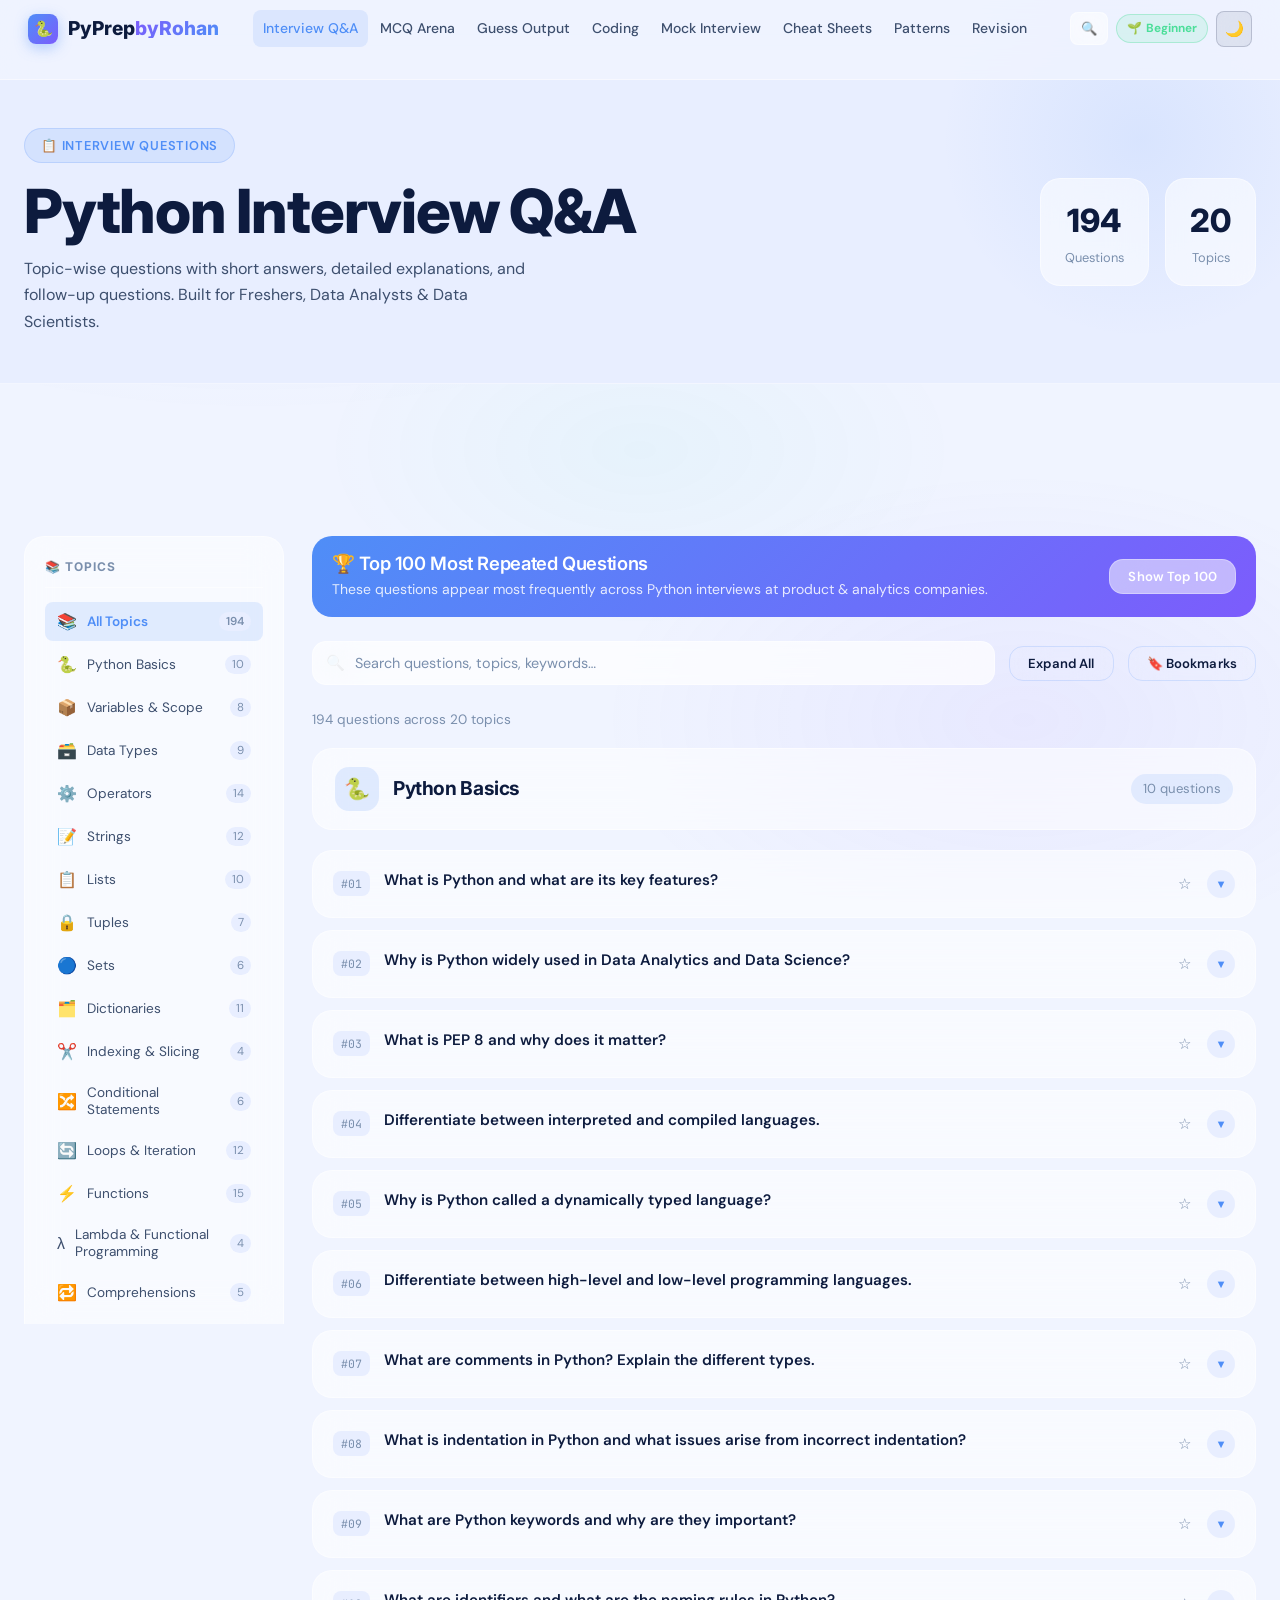
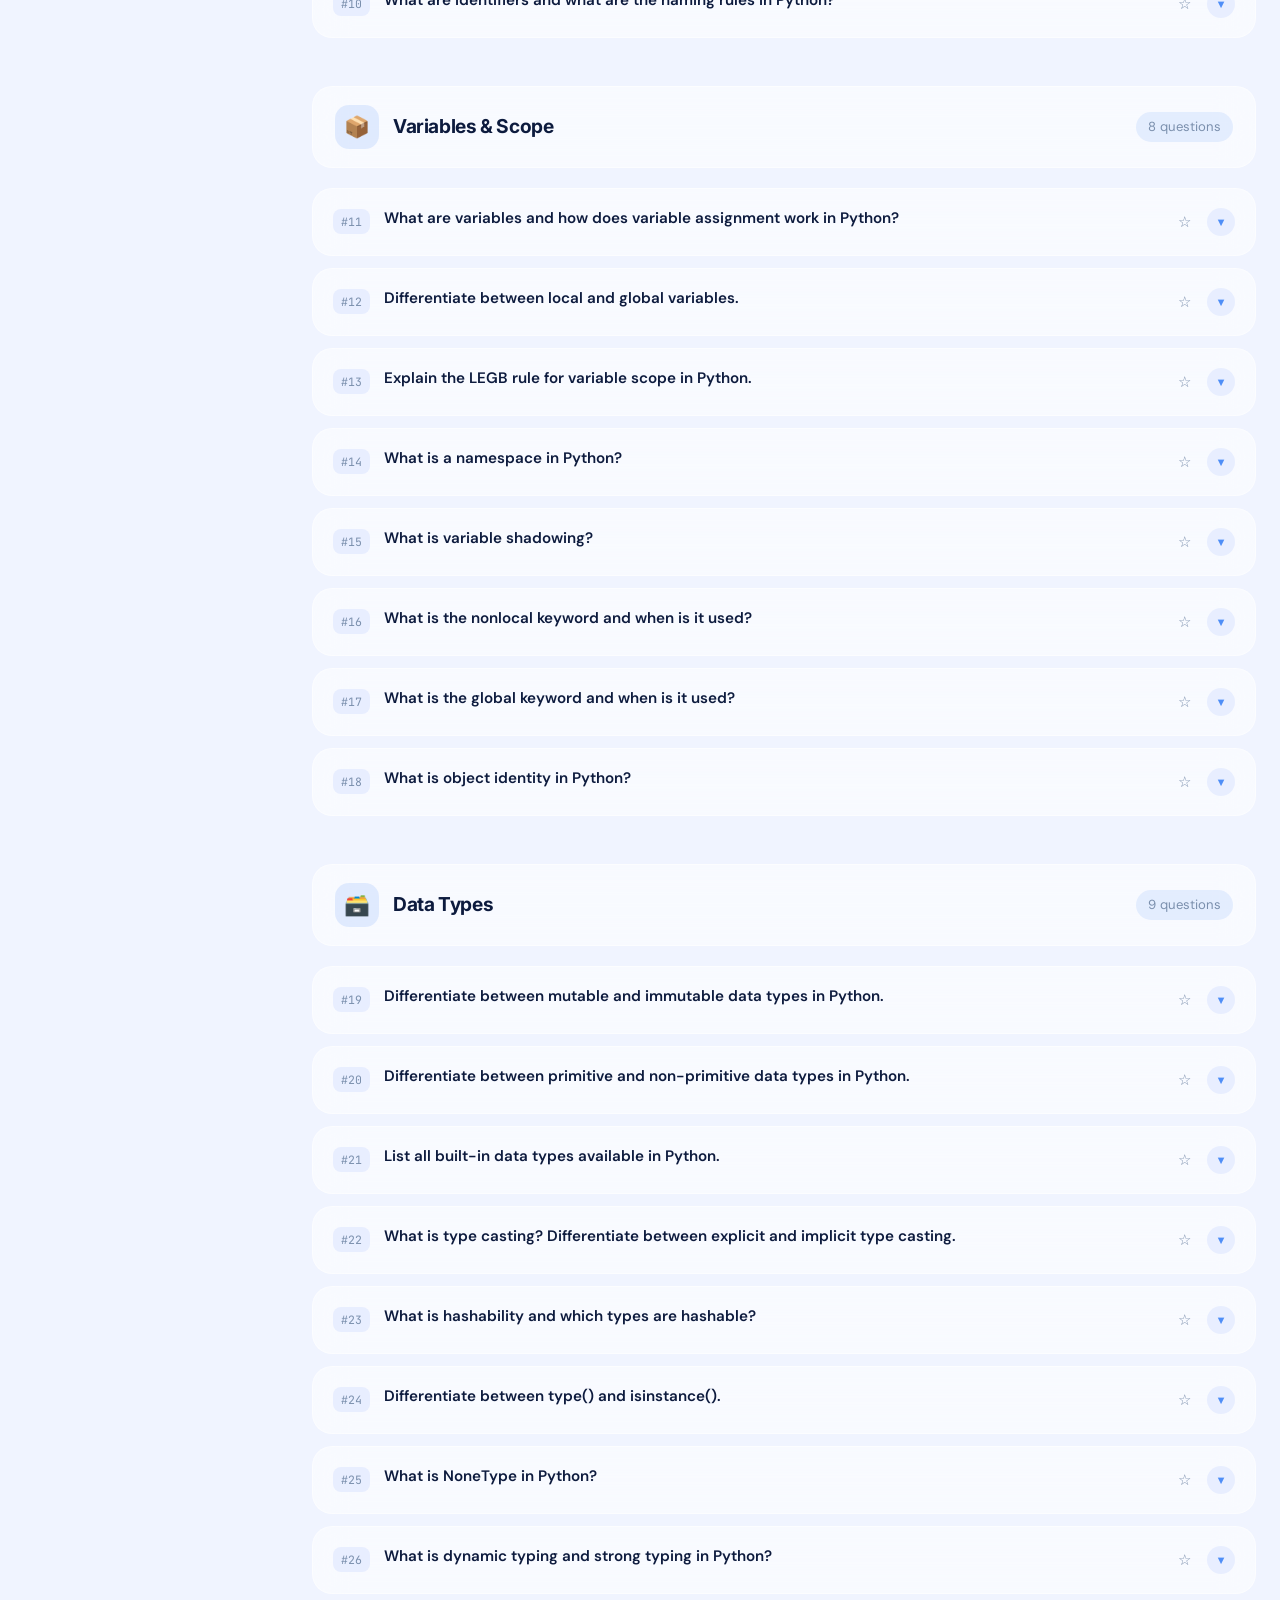
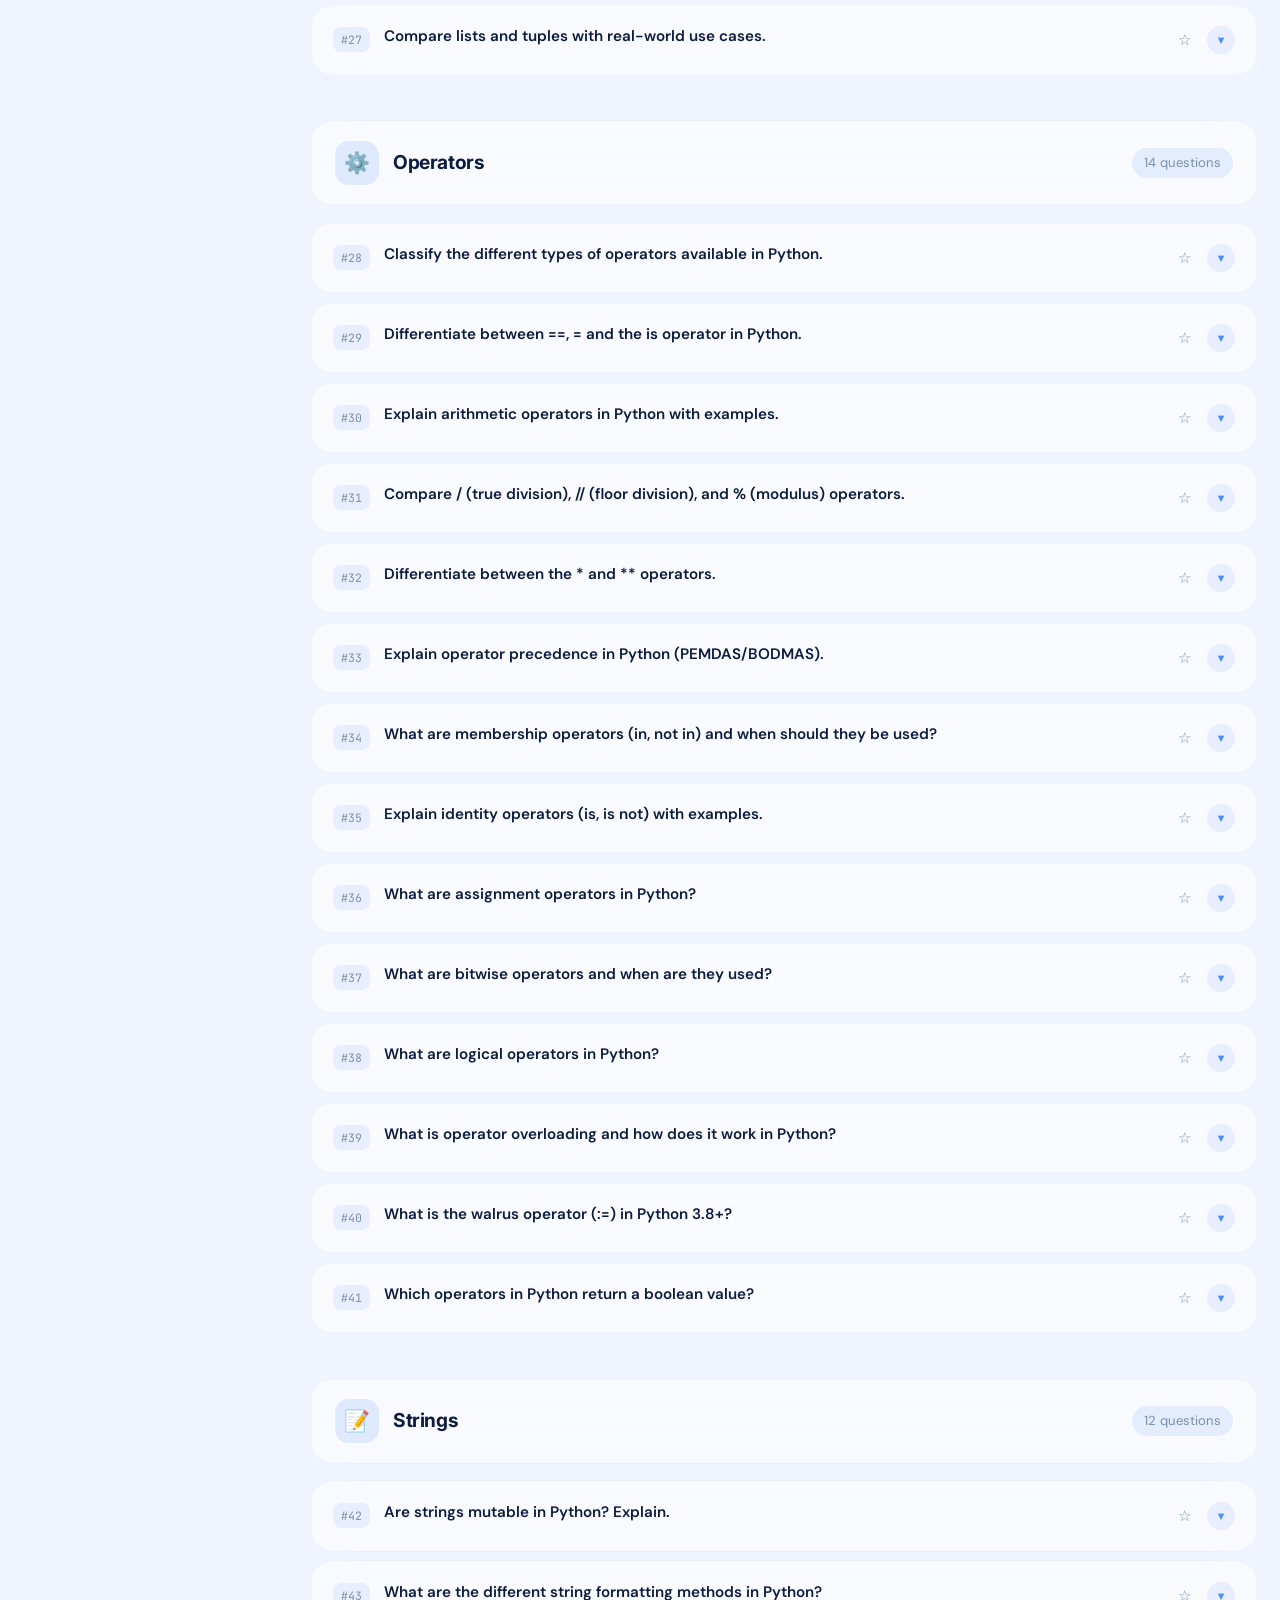
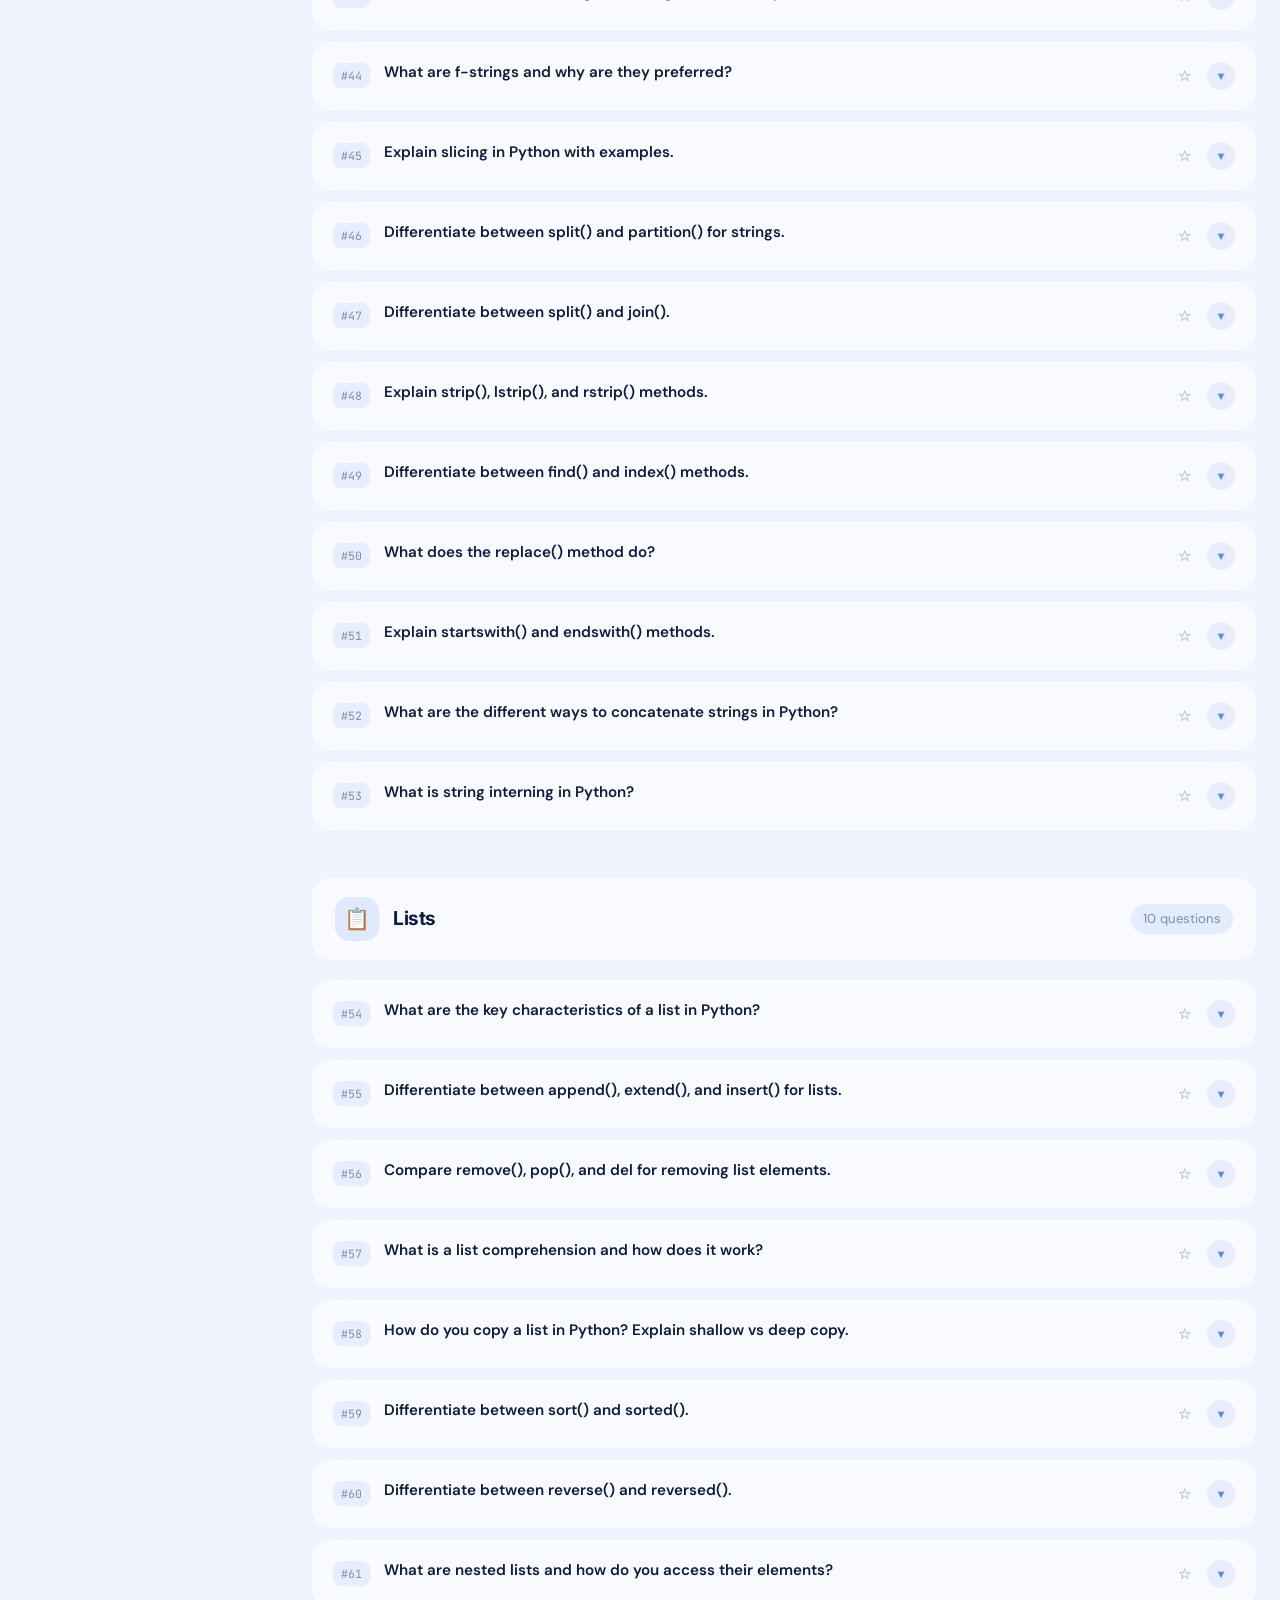
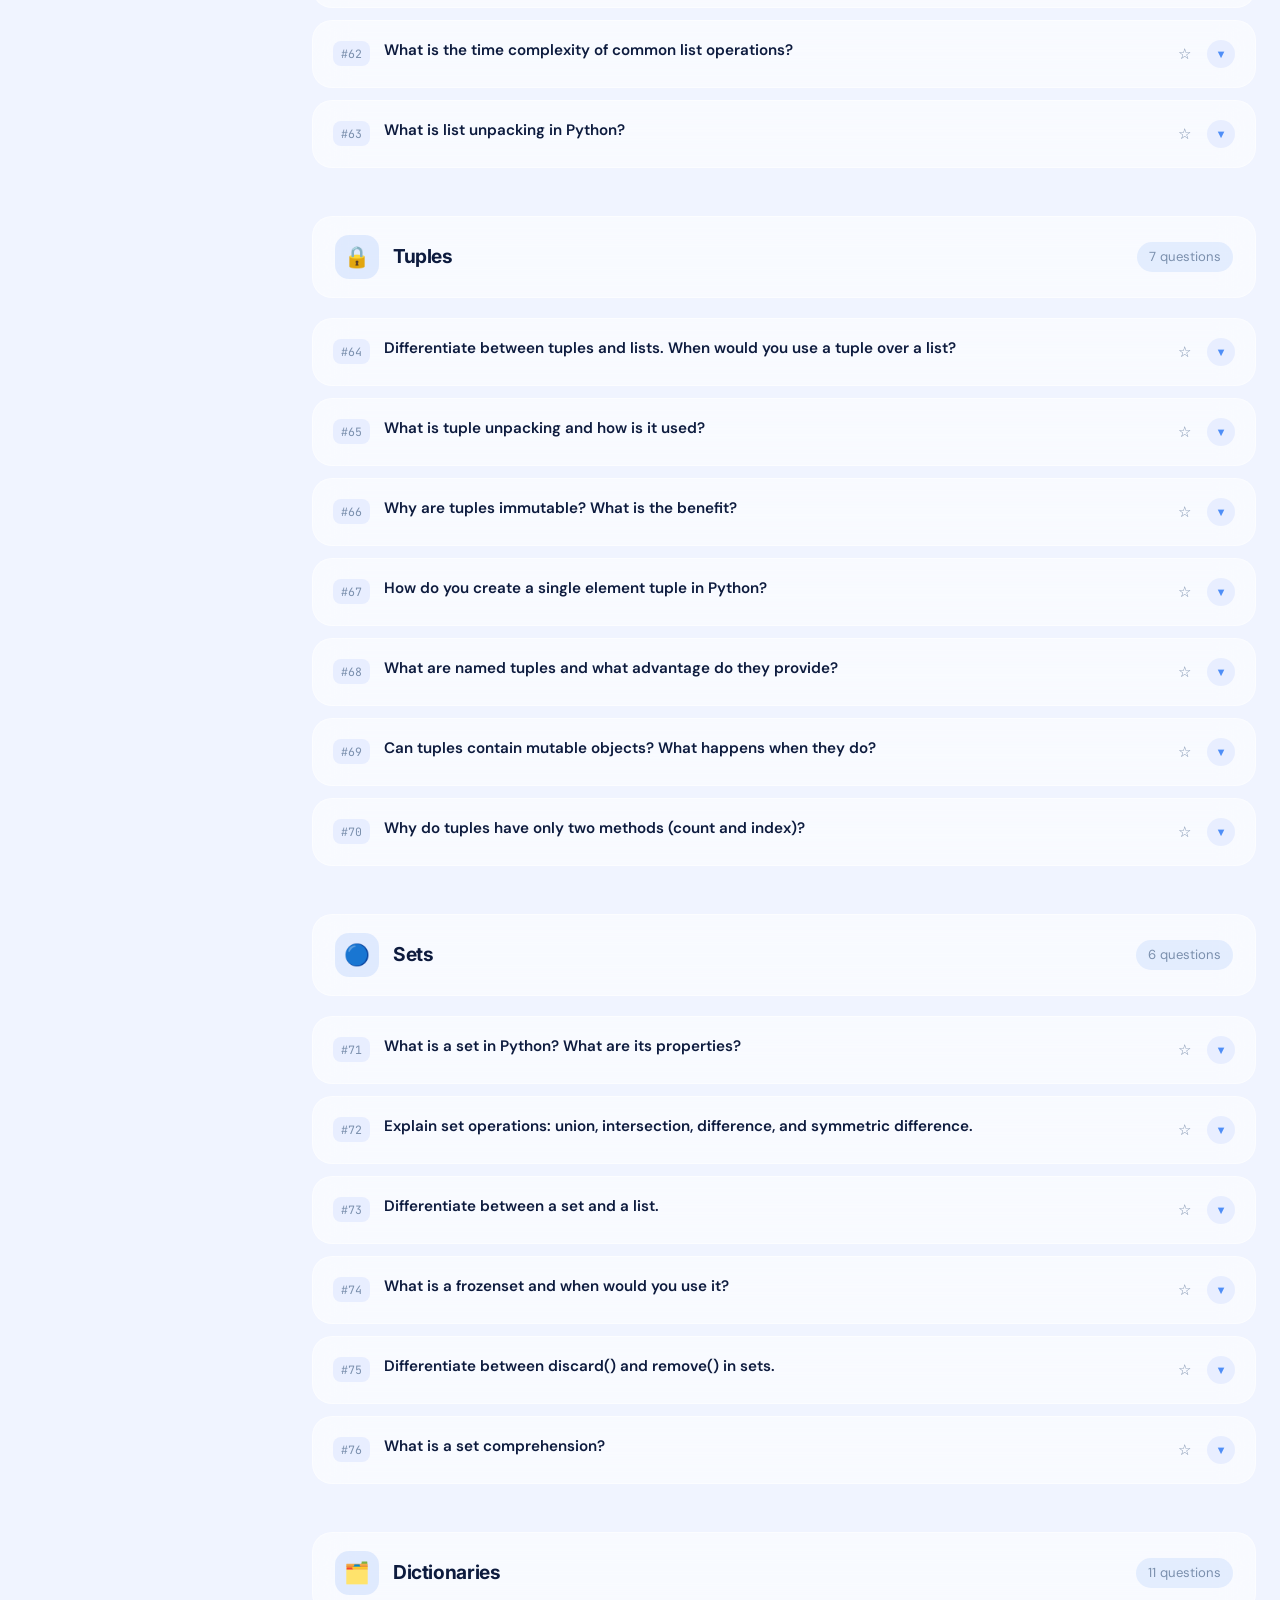
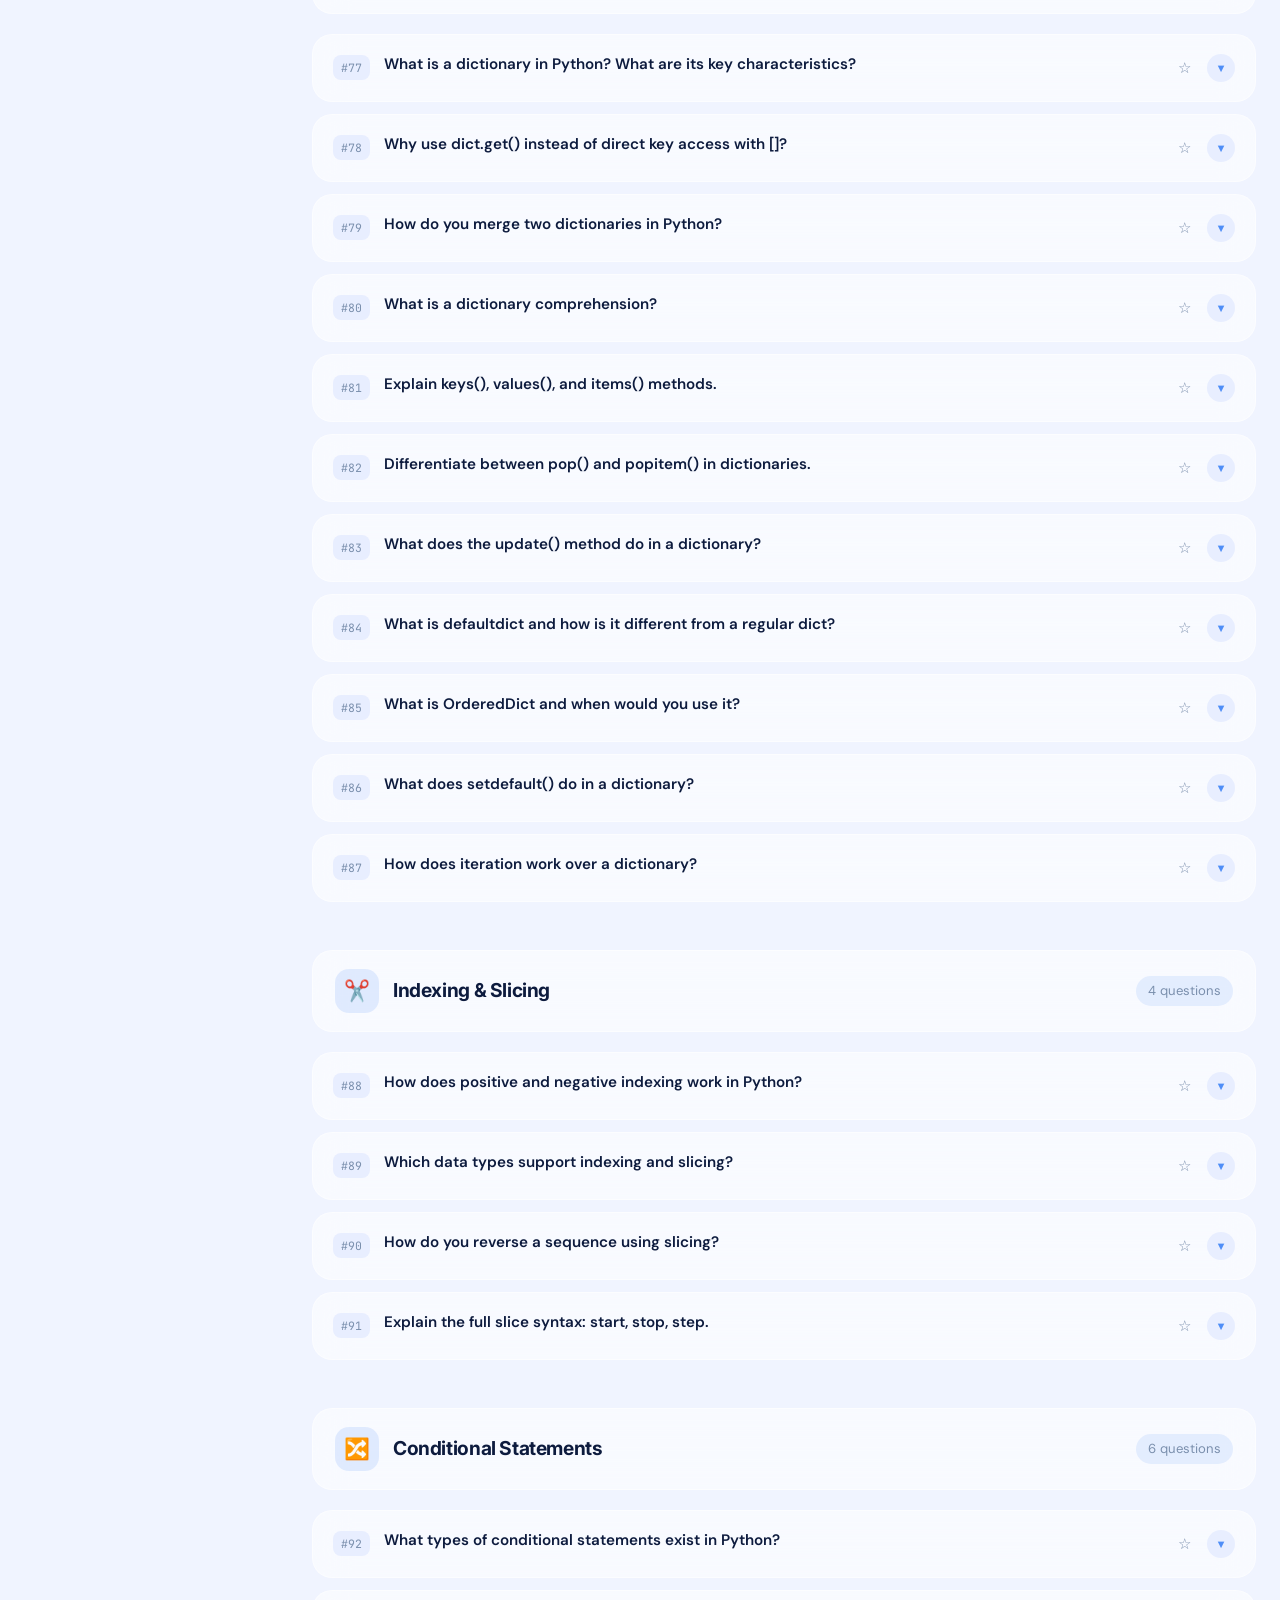
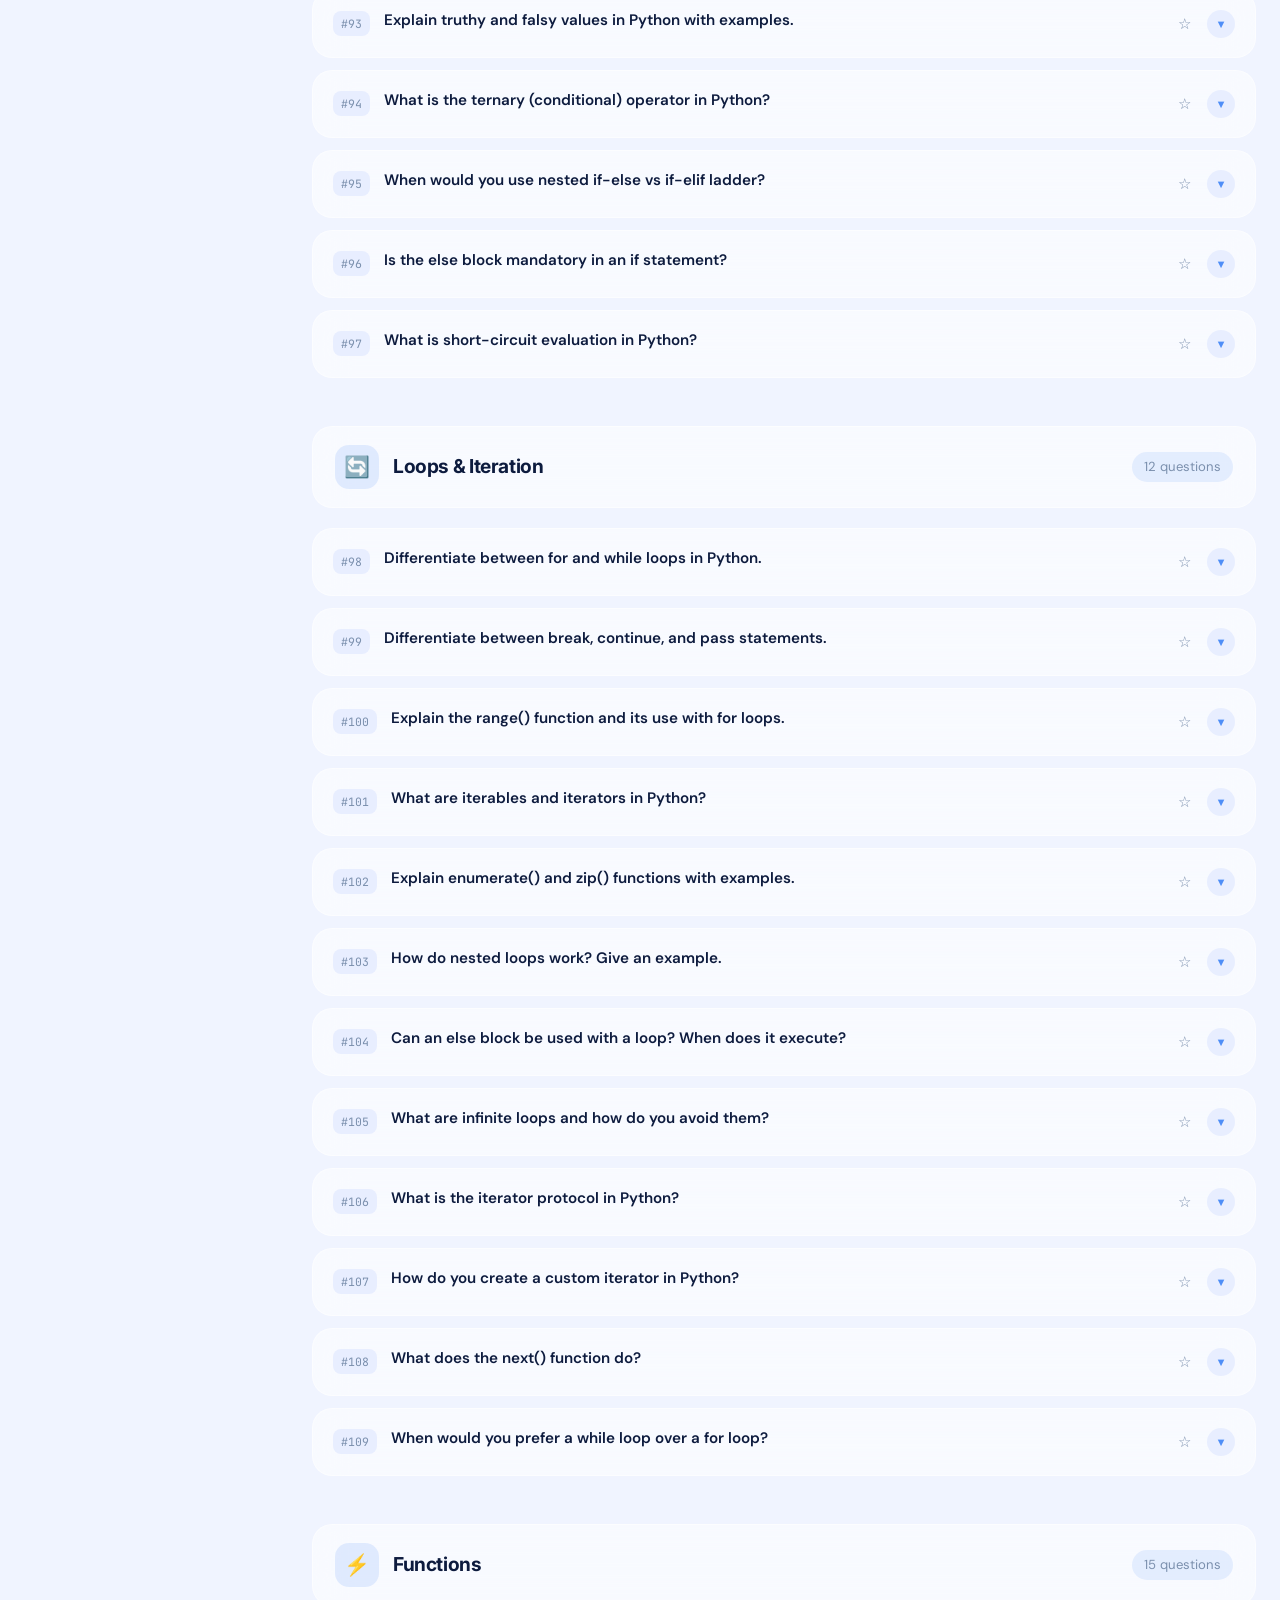
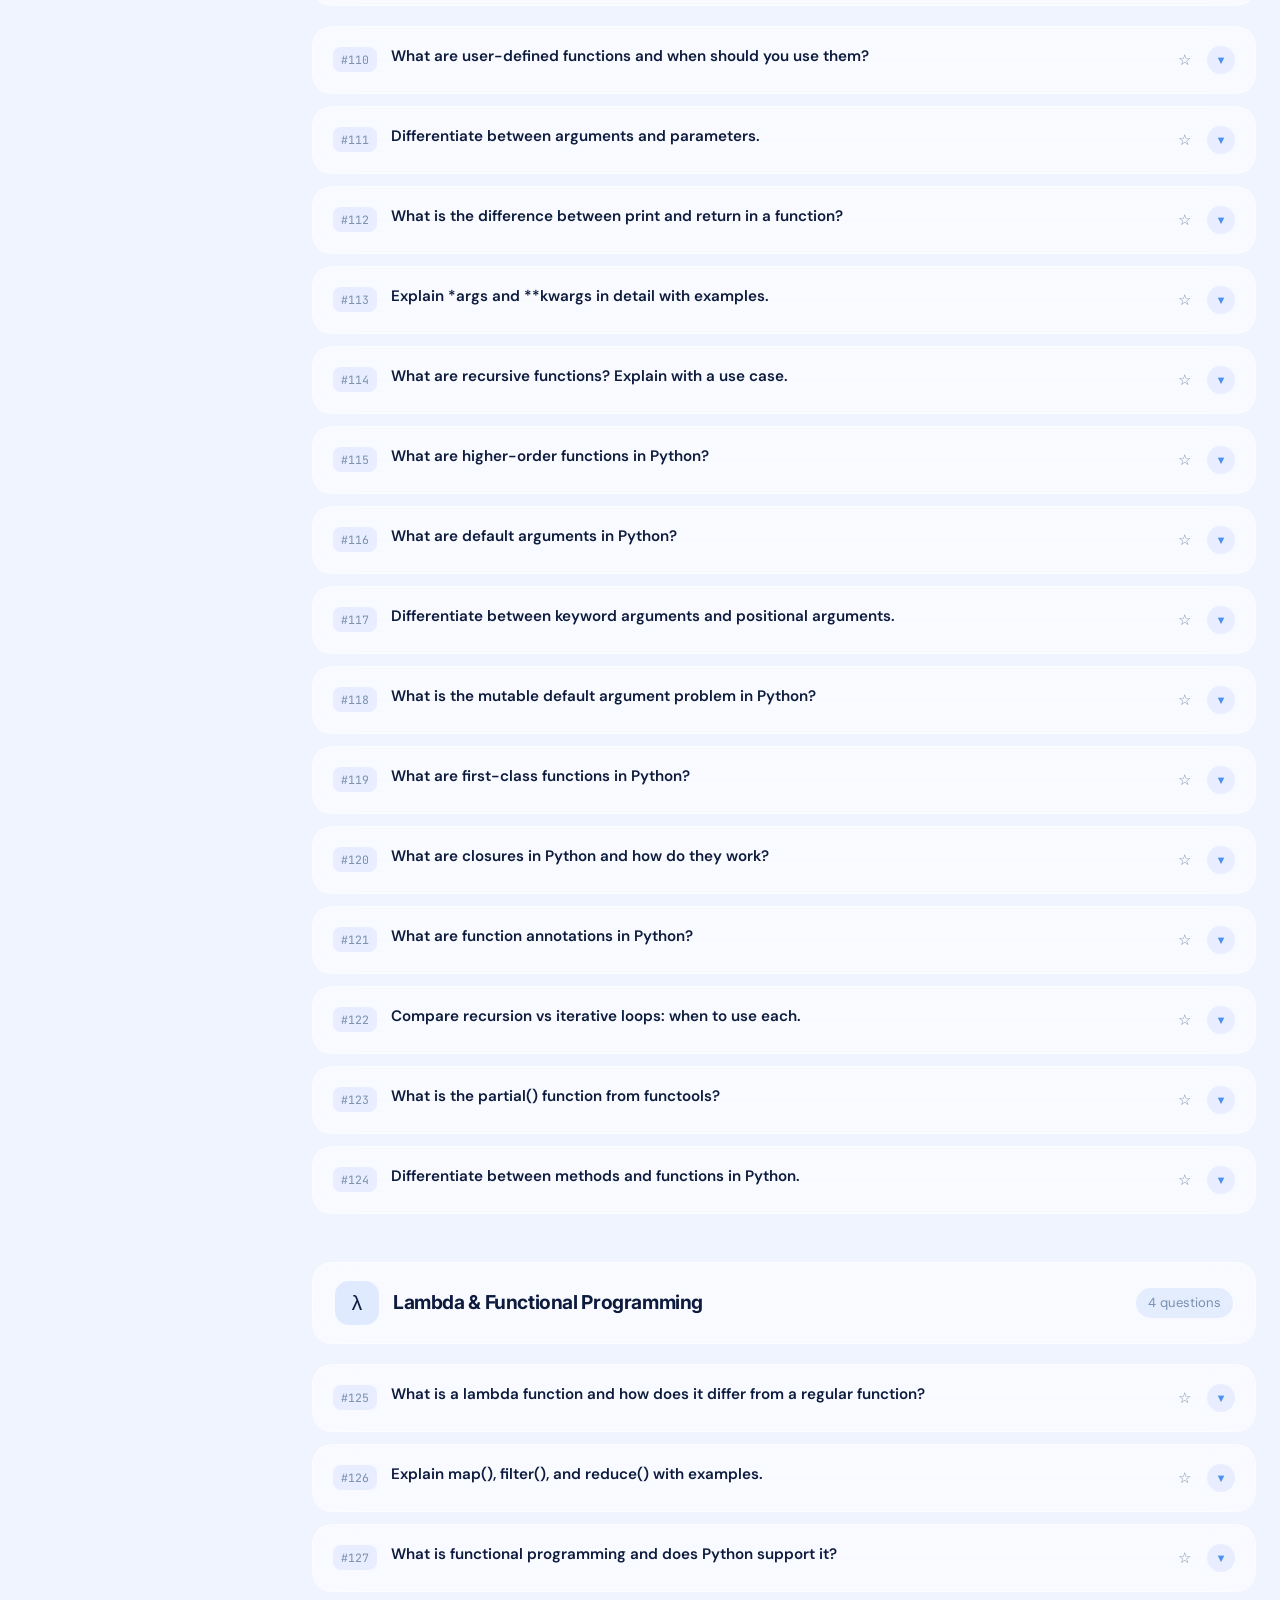
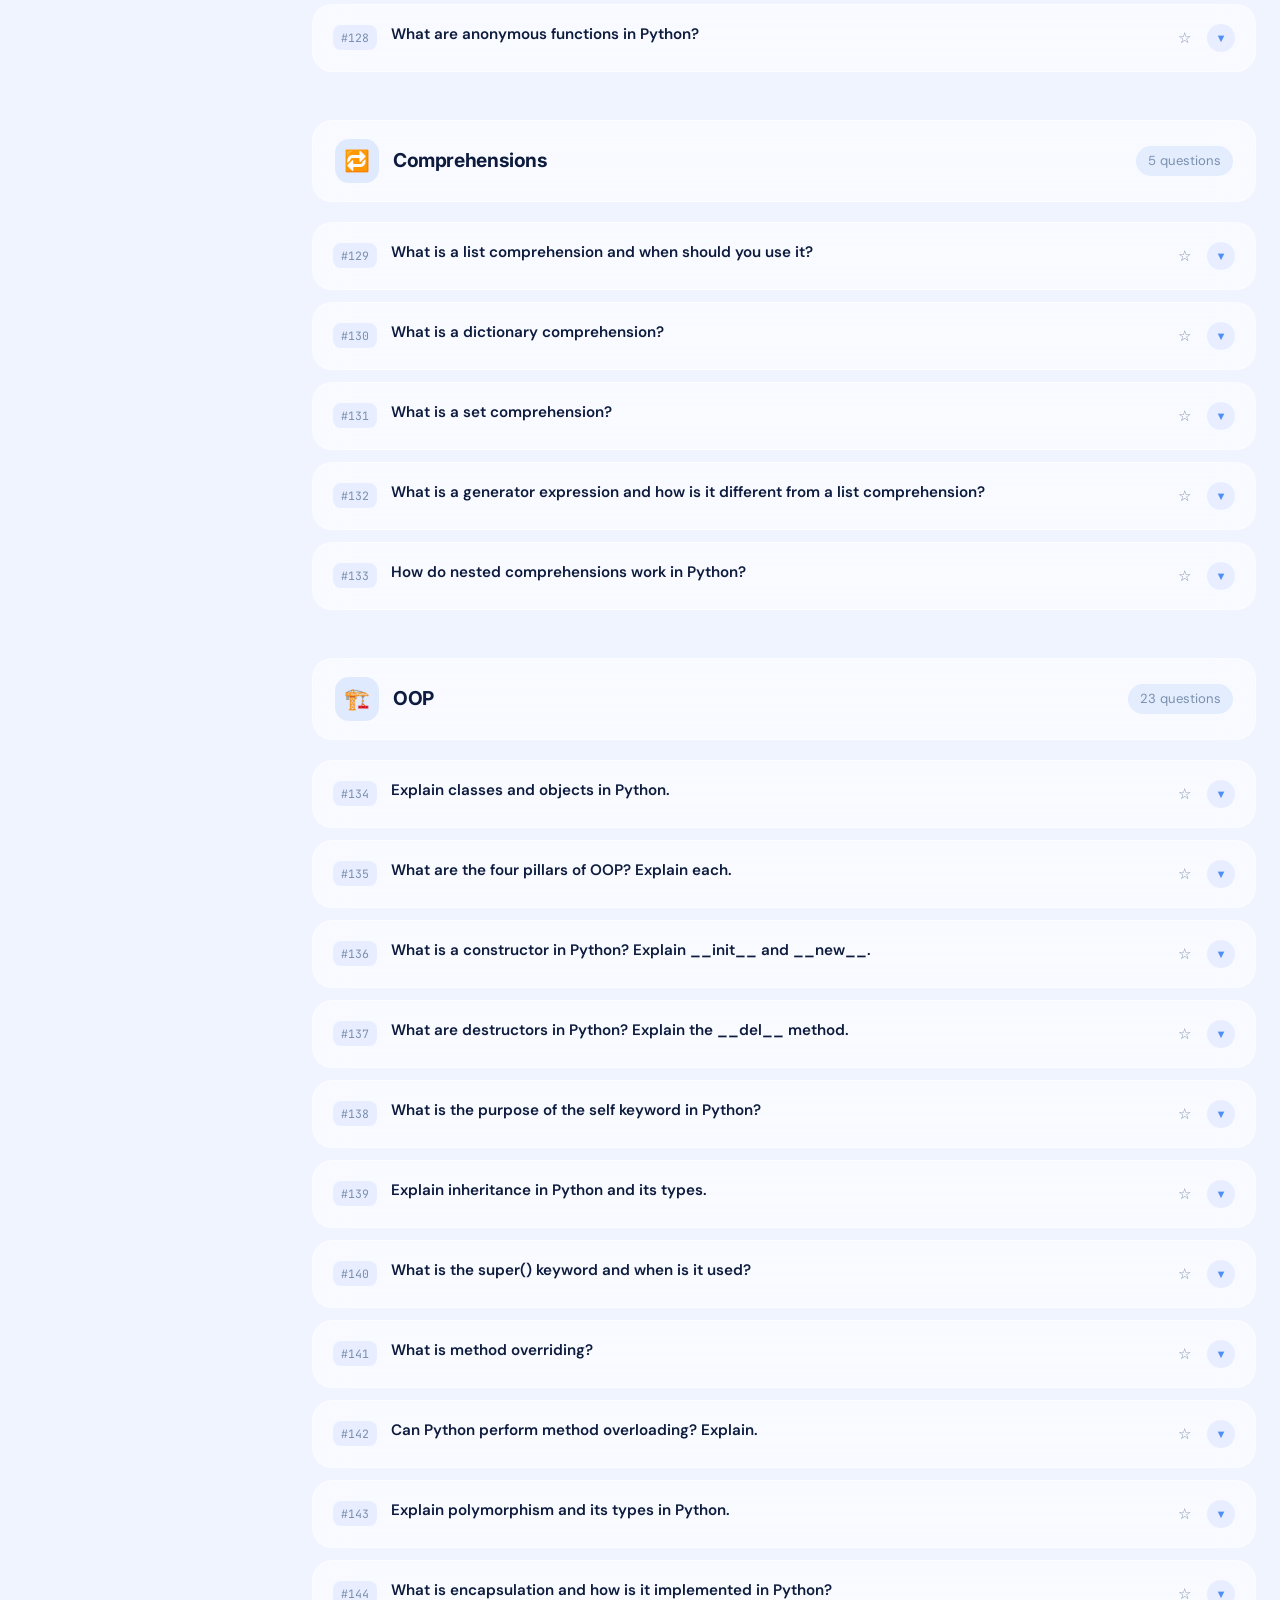
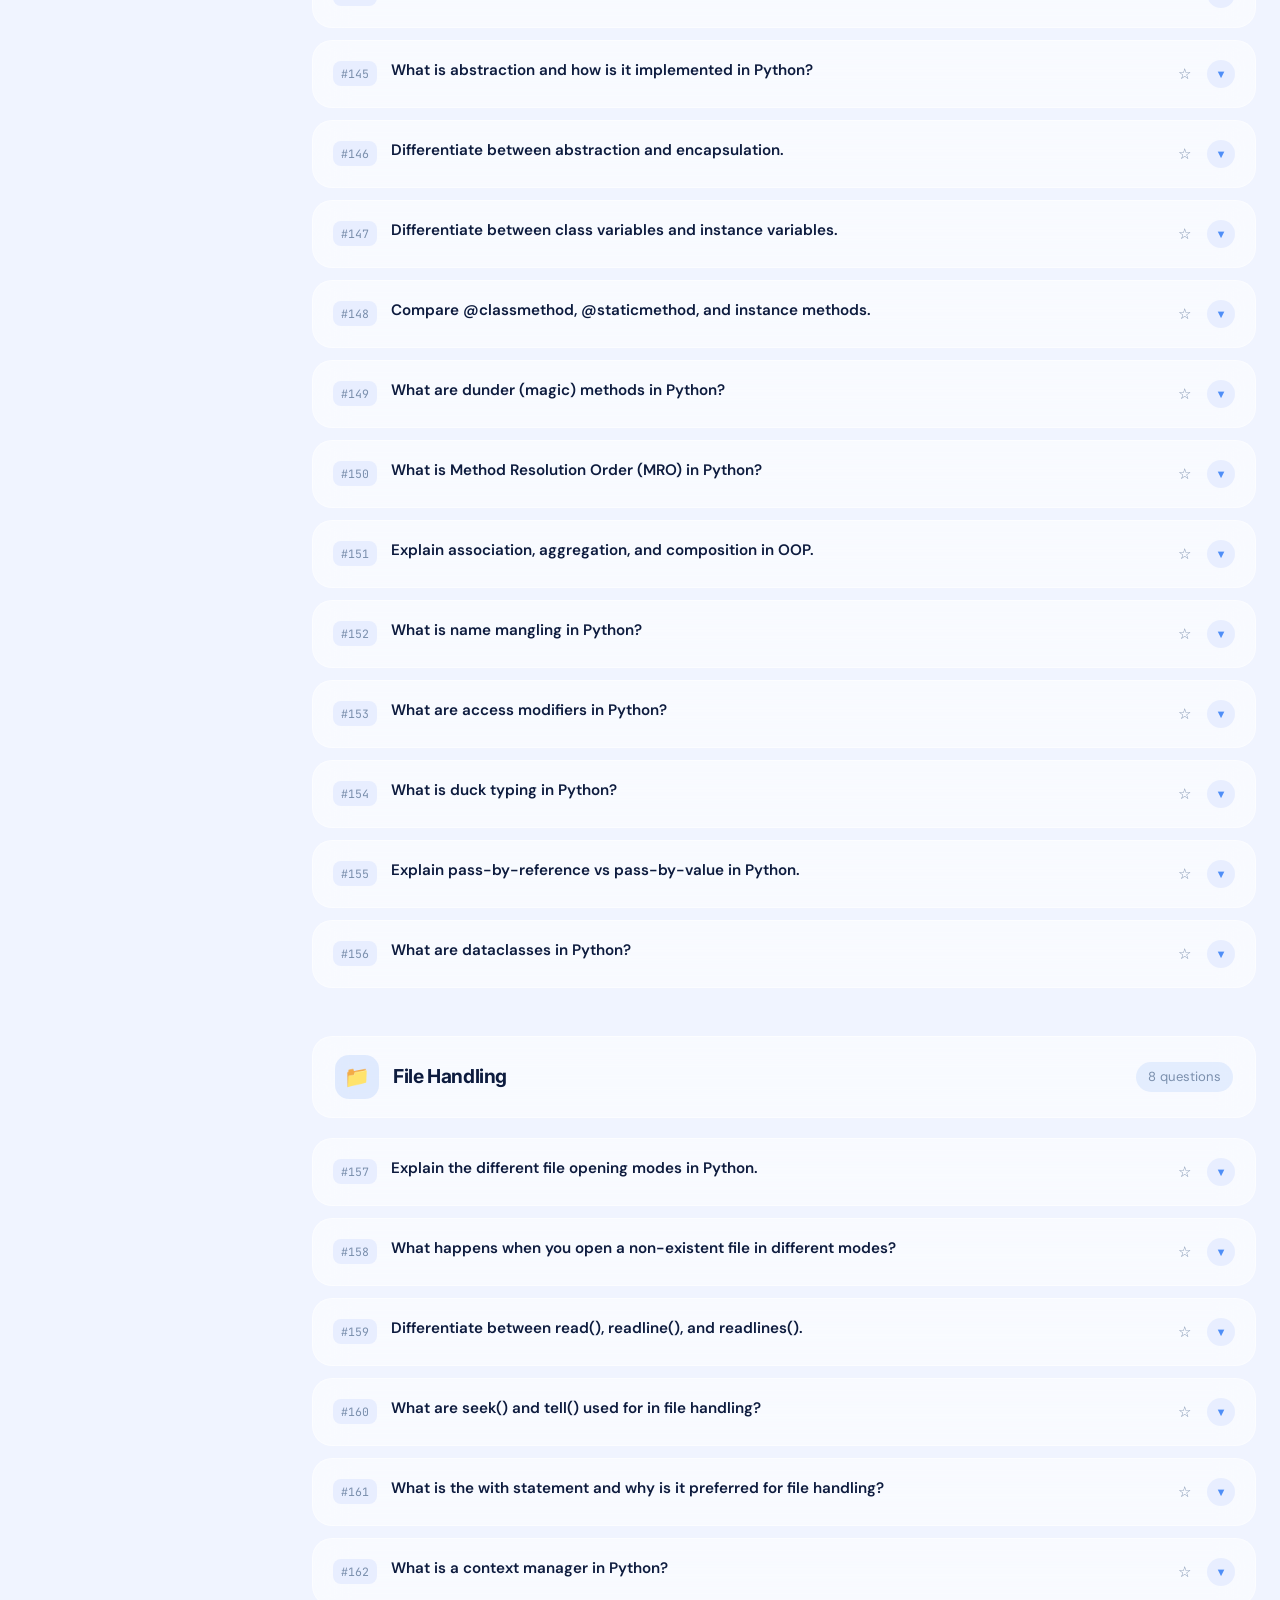
<file: questions.html>
<!DOCTYPE html>
<html lang="en" data-theme="light">
<head>
  <meta charset="UTF-8" />
  <meta name="viewport" content="width=device-width, initial-scale=1.0" />
  <meta name="description" content="Python Interview Questions - Topic-wise Q&A with detailed answers, follow-ups, and bookmarks. Covers Basics, OOP, Functions, File Handling & more." />
  <title>Interview Questions - PyPrepbyRohan</title>
  <link rel="icon" href="data:image/svg+xml,%3Csvg xmlns='http://www.w3.org/2000/svg' viewBox='0 0 100 100'%3E%3Crect width='100' height='100' rx='22' fill='%237c5cfc'/%3E%3Cpath fill='white' fill-opacity='0.95' d='M50.5 18c-3.4 0-6.7.3-9.6.8-8.5 1.5-10 4.6-10 10.4v7.6h20v2.5H24c-5.8 0-10.9 3.5-12.5 10.2-1.8 7.6-1.9 12.3 0 20.2 1.4 6 4.7 10.2 10.5 10.2h6.8V69.2c0-6.6 5.7-12.4 12.6-12.4h19.8c5.5 0 10-4.6 10-10.1V29.2c0-5.4-4.6-9.4-10-10.4-3.5-.6-7.1-.9-10.7-.8zM40 24.3c2.1 0 3.8 1.7 3.8 3.8s-1.7 3.8-3.8 3.8-3.8-1.7-3.8-3.8 1.7-3.8 3.8-3.8z'/%3E%3Cpath fill='white' fill-opacity='0.95' d='M73 39.4v7.2c0 6.9-5.9 12.7-12.6 12.7H40.6c-5.4 0-10 4.6-10 10.1v19c0 5.4 4.7 8.6 10 10.1 6.4 1.8 12.4 2.2 19.8 0 5-1.4 10-4.4 10-10.1v-7.6H40.4v-2.5h29.7c5.8 0 8-4 10-10.1 2-6.3 2-12.3 0-20.2-1.4-5.7-4.2-9.9-10-9.9zM63 80.7c2.1 0 3.8 1.7 3.8 3.8s-1.7 3.8-3.8 3.8-3.8-1.7-3.8-3.8 1.7-3.8 3.8-3.8z'/%3E%3C/svg%3E" />
  <link rel="stylesheet" href="css/style.css" />

  <style>
    /* ── Page Layout ─────────────────────────────────── */
    .page-hero {
      padding: calc(var(--nav-height) + 48px) 0 48px;
      background: var(--bg-secondary);
      border-bottom: 1px solid var(--border-glass);
      position: relative;
      overflow: hidden;
    }
    .page-hero::before {
      content: '';
      position: absolute;
      top: -60px; right: -60px;
      width: 400px; height: 400px;
      background: radial-gradient(circle, rgba(79,142,247,0.10) 0%, transparent 70%);
      pointer-events: none;
    }
    .page-hero__inner {
      display: flex;
      align-items: center;
      justify-content: space-between;
      gap: 24px;
      flex-wrap: wrap;
    }
    .page-hero__title { margin-bottom: 8px; }
    .page-hero__sub   { font-size: 1rem; max-width: 520px; }

    /* ── Main Layout ─────────────────────────────────── */
    .questions-layout {
      display: grid;
      grid-template-columns: 260px 1fr;
      gap: 28px;
      align-items: start;
      padding: 40px 0 80px;
    }

    /* ── Sidebar ─────────────────────────────────────── */
    .sidebar {
      position: sticky;
      top: calc(var(--nav-height) + 16px);
      max-height: calc(100vh - var(--nav-height) - 32px);
      overflow-y: auto;
      scrollbar-width: thin;
    }
    .sidebar__card {
      background: var(--bg-card);
      backdrop-filter: var(--blur-glass);
      -webkit-backdrop-filter: var(--blur-glass);
      border: 1px solid var(--border-glass);
      border-radius: var(--radius-lg);
      padding: 20px;
    }
    .sidebar__heading {
      font-family: var(--font-display);
      font-size: 0.75rem;
      font-weight: 700;
      text-transform: uppercase;
      letter-spacing: 0.08em;
      color: var(--text-muted);
      margin-bottom: 14px;
      padding-bottom: 10px;
      border-bottom: 1px solid var(--border-glass);
    }
    .sidebar__topics { display: flex; flex-direction: column; gap: 4px; }
    .sidebar__topic-btn {
      display: flex;
      align-items: center;
      gap: 10px;
      padding: 9px 12px;
      border-radius: var(--radius-sm);
      background: none;
      border: none;
      width: 100%;
      text-align: left;
      cursor: pointer;
      font-size: 0.85rem;
      color: var(--text-secondary);
      transition: all var(--transition);
      font-family: var(--font-body);
    }
    .sidebar__topic-btn:hover { background: var(--bg-tag); color: var(--brand-primary); }
    .sidebar__topic-btn.active {
      background: rgba(79,142,247,0.14);
      color: var(--brand-primary);
      font-weight: 600;
    }
    .sidebar__topic-icon { font-size: 1rem; flex-shrink: 0; }
    .sidebar__topic-count {
      margin-left: auto;
      font-size: 0.72rem;
      color: var(--text-muted);
      background: var(--bg-secondary);
      padding: 2px 7px;
      border-radius: var(--radius-pill);
    }

    /* ── Search + Filters ────────────────────────────── */
    .questions-toolbar {
      display: flex;
      gap: 14px;
      align-items: center;
      margin-bottom: 24px;
      flex-wrap: wrap;
    }
    .questions-toolbar .search-box { flex: 1; min-width: 240px; }

    /* ── Topic Section Header ────────────────────────── */
    .topic-section {
      margin-bottom: 48px;
      scroll-margin-top: calc(var(--nav-height) + 20px);
    }
    .topic-section__header {
      display: flex;
      align-items: center;
      gap: 14px;
      margin-bottom: 20px;
      padding: 18px 22px;
      border-radius: var(--radius-lg);
      background: var(--bg-card);
      backdrop-filter: var(--blur-glass);
      -webkit-backdrop-filter: var(--blur-glass);
      border: 1px solid var(--border-glass);
      position: sticky;
      top: calc(var(--nav-height) + 8px);
      z-index: 10;
    }
    .topic-section__icon {
      width: 44px; height: 44px;
      border-radius: var(--radius-md);
      background: rgba(79,142,247,0.15);
      display: flex; align-items: center; justify-content: center;
      font-size: 1.3rem;
      flex-shrink: 0;
    }
    .topic-section__title { font-size: 1.2rem; flex: 1; }
    .topic-section__count {
      font-size: 0.82rem;
      color: var(--text-muted);
      background: var(--bg-tag);
      padding: 4px 12px;
      border-radius: var(--radius-pill);
    }

    /* ── Question Card ───────────────────────────────── */
    .q-card {
      background: var(--bg-card);
      backdrop-filter: var(--blur-glass);
      -webkit-backdrop-filter: var(--blur-glass);
      border: 1px solid var(--border-glass);
      border-radius: var(--radius-lg);
      margin-bottom: 12px;
      overflow: hidden;
      transition: all var(--transition);
    }
    .q-card:hover { border-color: rgba(79,142,247,0.25); box-shadow: var(--shadow-card); }
    .q-card.open   { border-color: rgba(79,142,247,0.30); box-shadow: var(--shadow-hover); }

    .q-card__header {
      display: flex;
      align-items: flex-start;
      gap: 14px;
      padding: 18px 20px;
      cursor: pointer;
      user-select: none;
    }
    .q-card__num {
      font-family: var(--font-mono);
      font-size: 0.72rem;
      color: var(--text-muted);
      background: var(--bg-secondary);
      padding: 3px 8px;
      border-radius: var(--radius-sm);
      flex-shrink: 0;
      margin-top: 2px;
    }
    .q-card__question {
      flex: 1;
      font-size: 0.95rem;
      font-weight: 600;
      line-height: 1.45;
      color: var(--text-primary);
    }
    .q-card__actions {
      display: flex;
      align-items: center;
      gap: 8px;
      flex-shrink: 0;
    }
    .q-card__bookmark {
      width: 30px; height: 30px;
      border-radius: var(--radius-sm);
      background: none;
      border: 1px solid transparent;
      display: flex; align-items: center; justify-content: center;
      font-size: 0.95rem;
      cursor: pointer;
      transition: all var(--transition);
      color: var(--text-muted);
    }
    .q-card__bookmark:hover, .q-card__bookmark.bookmarked {
      background: rgba(255,179,71,0.12);
      border-color: rgba(255,179,71,0.25);
      color: var(--brand-warning);
    }
    .q-card__chevron {
      width: 28px; height: 28px;
      border-radius: 50%;
      background: var(--bg-secondary);
      display: flex; align-items: center; justify-content: center;
      font-size: 0.7rem;
      color: var(--brand-primary);
      transition: transform var(--transition);
    }
    .q-card.open .q-card__chevron { transform: rotate(180deg); }

    /* ── Answer Body ─────────────────────────────────── */
    .q-card__body {
      max-height: 0;
      overflow: hidden;
      transition: max-height 0.42s cubic-bezier(0.4, 0, 0.2, 1);
    }
    .q-card.open .q-card__body { max-height: 900px; }

    .q-card__content {
      padding: 0 20px 22px 20px;
      border-top: 1px solid var(--border-glass);
    }

    .q-card__tabs {
      display: flex;
      gap: 4px;
      margin: 16px 0 14px;
    }
    .q-tab {
      padding: 6px 14px;
      border-radius: var(--radius-sm);
      font-size: 0.8rem;
      font-weight: 600;
      cursor: pointer;
      background: var(--bg-secondary);
      color: var(--text-muted);
      border: 1px solid transparent;
      transition: all var(--transition);
    }
    .q-tab.active {
      background: var(--bg-tag);
      color: var(--brand-primary);
      border-color: rgba(79,142,247,0.20);
    }

    .q-card__answer { font-size: 0.9rem; color: var(--text-secondary); line-height: 1.75; }
    .q-card__answer--hidden { display: none; }

    /* Follow-ups */
    .q-followups {
      margin-top: 16px;
      padding: 14px 16px;
      border-radius: var(--radius-md);
      background: var(--bg-secondary);
      border: 1px solid var(--border-glass);
    }
    .q-followups__label {
      font-size: 0.75rem;
      font-weight: 700;
      text-transform: uppercase;
      letter-spacing: 0.06em;
      color: var(--text-muted);
      margin-bottom: 10px;
    }
    .q-followups__list { display: flex; flex-direction: column; gap: 6px; }
    .q-followup-item {
      font-size: 0.84rem;
      color: var(--brand-primary);
      display: flex;
      align-items: flex-start;
      gap: 8px;
    }
    .q-followup-item::before {
      content: '→';
      flex-shrink: 0;
      color: var(--text-muted);
    }

    /* ── Empty State ─────────────────────────────────── */
    .empty-state {
      text-align: center;
      padding: 60px 20px;
      color: var(--text-muted);
    }
    .empty-state__icon { font-size: 3rem; margin-bottom: 16px; }
    .empty-state h4 { margin-bottom: 8px; color: var(--text-secondary); }

    /* ── Progress Sidebar Card ───────────────────────── */
    .sidebar__progress { margin-top: 16px; }

    /* ── Top 50 Quick Jump ───────────────────────────── */
    .top50-banner {
      padding: 16px 20px;
      border-radius: var(--radius-lg);
      background: var(--grad-primary);
      display: flex;
      align-items: center;
      justify-content: space-between;
      gap: 12px;
      margin-bottom: 24px;
      flex-wrap: wrap;
    }
    .top50-banner p { color: rgba(255,255,255,0.85); font-size: 0.875rem; }
    .top50-banner h4 { color: #fff; }

    /* ── Responsive ──────────────────────────────────── */
    @media (max-width: 900px) {
      .questions-layout { grid-template-columns: 1fr; }
      .sidebar { position: static; max-height: none; }
      .sidebar__topics { flex-direction: row; flex-wrap: wrap; }
      .sidebar__topic-btn { width: auto; }
      .sidebar__topic-count { display: none; }
      .topic-section__header { position: static; }
    }
  </style>
</head>

<body>

<!-- ── Navbar ──────────────────────────────────────────────── -->
<nav class="navbar">
  <div class="container">
    <div class="navbar__inner">
      <a href="index.html" class="navbar__logo">
        <div class="navbar__logo-icon">🐍</div>
        <span class="navbar__logo-text"><span class="logo-main">PyPrep</span><span class="logo-by">byRohan</span></span>
      </a>
      <nav class="navbar__nav">
        <a href="questions.html"  class="navbar__link active">Interview Q&A</a>
        <a href="mcq.html"        class="navbar__link">MCQ Arena</a>
        <a href="output.html"     class="navbar__link">Guess Output</a>
        <a href="coding.html"     class="navbar__link">Coding</a>
        <a href="mock.html"       class="navbar__link">Mock Interview</a>
        <a href="cheatsheet.html" class="navbar__link">Cheat Sheets</a>
        <a href="patterns.html"   class="navbar__link">Patterns</a>
        <a href="revision.html"   class="navbar__link">Revision</a>
      </nav>
      <div class="navbar__actions">
        <button class="global-search-btn" title="Search (Ctrl+K)">🔍 <span>Search</span> <kbd>Ctrl K</kbd></button>
        <span class="xp-badge">🌱 Beginner</span>
        <button class="theme-toggle" title="Toggle Theme">🌙</button>
        <button class="hamburger" aria-label="Toggle mobile menu" aria-expanded="false">
          <span></span><span></span><span></span>
        </button>
      </div>
    </div>
  </div>
</nav>

<div class="mobile-nav">
  <a href="questions.html"  class="navbar__link">📋 Interview Q&A</a>
  <a href="mcq.html"        class="navbar__link">🎯 MCQ Arena</a>
  <a href="output.html"     class="navbar__link">💻 Guess Output</a>
  <a href="coding.html"     class="navbar__link">⌨️ Coding Challenges</a>
  <a href="mock.html"       class="navbar__link">🎙️ Mock Interview</a>
  <a href="cheatsheet.html" class="navbar__link">📄 Cheat Sheets</a>
  <a href="patterns.html"   class="navbar__link">🧠 Interview Patterns</a>
  <a href="revision.html"   class="navbar__link">⚡ Last-Minute Revision</a>
</div>

<!-- ── Page Hero ────────────────────────────────────────────── -->
<div class="page-hero">
  <div class="container">
    <div class="page-hero__inner">
      <div>
        <div class="section-header__eyebrow" style="margin-bottom:12px;">📋 Interview Questions</div>
        <h1 class="page-hero__title">Python Interview Q&amp;A</h1>
        <p class="page-hero__sub">
          Topic-wise questions with short answers, detailed explanations, and follow-up questions.
          Built for Freshers, Data Analysts &amp; Data Scientists.
        </p>
      </div>
      <div style="display:flex;gap:16px;flex-wrap:wrap;align-items:center;">
        <div style="text-align:center;padding:16px 24px;border-radius:var(--radius-lg);background:var(--bg-card);backdrop-filter:var(--blur-glass);border:1px solid var(--border-glass);">
          <div style="font-family:var(--font-display);font-size:2rem;font-weight:800;" id="total-q-count">...</div>
          <div class="text-muted" style="font-size:0.8rem;">Questions</div>
        </div>
        <div style="text-align:center;padding:16px 24px;border-radius:var(--radius-lg);background:var(--bg-card);backdrop-filter:var(--blur-glass);border:1px solid var(--border-glass);">
          <div style="font-family:var(--font-display);font-size:2rem;font-weight:800;" id="total-topic-count">...</div>
          <div class="text-muted" style="font-size:0.8rem;">Topics</div>
        </div>
      </div>
    </div>
  </div>
</div>

<!-- ── Main Content ──────────────────────────────────────────── -->
<div class="container" style="padding-top:calc(var(--nav-height) + 32px);">
  <div class="questions-layout">

    <!-- ── Sidebar ─────────────────────────────────────────── -->
    <aside class="sidebar">
      <div class="sidebar__card">
        <div class="sidebar__heading">📚 Topics</div>
        <div class="sidebar__topics" id="sidebar-topics">
          <!-- Injected by JS -->
        </div>
      </div>

      <div class="sidebar__card sidebar__progress" id="sidebar-progress-card" style="margin-top:16px;">
        <div class="sidebar__heading">📈 Your Progress</div>
        <div style="margin-bottom:10px;">
          <div class="flex-between" style="margin-bottom:6px;font-size:0.82rem;">
            <span class="text-muted">Bookmarked</span>
            <span id="sb-bookmarks" style="font-weight:600;">0</span>
          </div>
          <div class="flex-between" style="font-size:0.82rem;">
            <span class="text-muted">Tests Taken</span>
            <span id="sb-tests" style="font-weight:600;">0</span>
          </div>
        </div>
        <a href="mock.html" class="btn btn--primary btn--sm btn--full" style="margin-top:8px;">
          Take Mock Interview →
        </a>
      </div>

      <!-- Bookmarks shortcut -->
      <div class="sidebar__card" style="margin-top:16px;" id="bookmarks-shortcut" style="display:none;">
        <div class="sidebar__heading">🔖 Bookmarked Questions</div>
        <div id="bookmarks-list-sidebar" class="flex-col gap-1">
          <p class="text-muted" style="font-size:0.82rem;">No bookmarks yet. Click ☆ to bookmark questions.</p>
        </div>
      </div>
    </aside>

    <!-- ── Questions Panel ─────────────────────────────────── -->
    <main>

      <!-- Top 50 Banner -->
      <div class="top50-banner" id="top100">
        <div>
          <h4 style="margin-bottom:4px;">🏆 Top 100 Most Repeated Questions</h4>
          <p>These questions appear most frequently across Python interviews at product &amp; analytics companies.</p>
        </div>
        <button class="btn btn--glass btn--sm" id="top100-filter-btn" style="color:#fff;border-color:rgba(255,255,255,0.3);">
          Show Top 100
        </button>
      </div>

      <!-- Toolbar -->
      <div class="questions-toolbar">
        <div class="search-box">
          <span class="search-box__icon">🔍</span>
          <input type="text" id="q-search" placeholder="Search questions, topics, keywords…" autocomplete="off" />
        </div>
        <button class="btn btn--outline btn--sm" id="expand-all-btn">Expand All</button>
        <button class="btn btn--outline btn--sm" id="bookmarks-only-btn">🔖 Bookmarks</button>
        <button class="btn btn--outline btn--sm" id="clear-filter-btn" style="display:none;">✕ Clear Filter</button>
      </div>

      <!-- Results info -->
      <div id="results-info" style="font-size:0.85rem;color:var(--text-muted);margin-bottom:16px;"></div>

      <!-- Questions Container -->
      <div id="questions-container">
        <div class="empty-state">
          <div class="empty-state__icon">⏳</div>
          <h4>Loading questions…</h4>
        </div>
      </div>

    </main>
  </div>
</div>

<!-- ── Footer ────────────────────────────────────────────────── -->
<footer class="footer" aria-label="Footer">
  <div class="container">
    <div style="display:grid;grid-template-columns:1fr 1fr 1fr;gap:40px;padding:48px 0 32px;border-bottom:1px solid var(--border-glass);flex-wrap:wrap;">

      <!-- Brand col -->
      <div>
        <a href="index.html" class="navbar__logo" style="text-decoration:none;margin-bottom:16px;display:inline-flex;">
          <div class="navbar__logo-icon">🐍</div>
          <span class="navbar__logo-text"><span class="logo-main">PyPrep</span><span class="logo-by">byRohan</span></span>
        </a>
        <p style="font-size:0.85rem;color:var(--text-muted);line-height:1.7;margin-top:12px;max-width:220px;">Python interview prep platform. Practice MCQs, output questions, coding challenges and full mock interviews.</p>
        <div style="display:flex;gap:10px;margin-top:16px;">
          <a href="https://github.com/RohanPatil01" target="_blank" rel="noopener" title="GitHub" class="footer-social footer-social--github">
            <svg width="16" height="16" viewBox="0 0 24 24" fill="currentColor"><path d="M12 .297c-6.63 0-12 5.373-12 12 0 5.303 3.438 9.8 8.205 11.385.6.113.82-.258.82-.577 0-.285-.01-1.04-.015-2.04-3.338.724-4.042-1.61-4.042-1.61C4.422 18.07 3.633 17.7 3.633 17.7c-1.087-.744.084-.729.084-.729 1.205.084 1.838 1.236 1.838 1.236 1.07 1.835 2.809 1.305 3.495.998.108-.776.417-1.305.76-1.605-2.665-.3-5.466-1.332-5.466-5.93 0-1.31.465-2.38 1.235-3.22-.135-.303-.54-1.523.105-3.176 0 0 1.005-.322 3.3 1.23.96-.267 1.98-.399 3-.405 1.02.006 2.04.138 3 .405 2.28-1.552 3.285-1.23 3.285-1.23.645 1.653.24 2.873.12 3.176.765.84 1.23 1.91 1.23 3.22 0 4.61-2.805 5.625-5.475 5.92.42.36.81 1.096.81 2.22 0 1.606-.015 2.896-.015 3.286 0 .315.21.69.825.57C20.565 22.092 24 17.592 24 12.297c0-6.627-5.373-12-12-12"/></svg>
          </a>
          <a href="https://www.linkedin.com/in/rohanpatil01/" target="_blank" rel="noopener" title="LinkedIn" class="footer-social footer-social--linkedin">
            <svg width="16" height="16" viewBox="0 0 24 24" fill="currentColor"><path d="M20.447 20.452h-3.554v-5.569c0-1.328-.027-3.037-1.852-3.037-1.853 0-2.136 1.445-2.136 2.939v5.667H9.351V9h3.414v1.561h.046c.477-.9 1.637-1.85 3.37-1.85 3.601 0 4.267 2.37 4.267 5.455v6.286zM5.337 7.433c-1.144 0-2.063-.926-2.063-2.065 0-1.138.92-2.063 2.063-2.063 1.14 0 2.064.925 2.064 2.063 0 1.139-.925 2.065-2.064 2.065zm1.782 13.019H3.555V9h3.564v11.452zM22.225 0H1.771C.792 0 0 .774 0 1.729v20.542C0 23.227.792 24 1.771 24h20.451C23.2 24 24 23.227 24 22.271V1.729C24 .774 23.2 0 22.222 0h.003z"/></svg>
          </a>
          <a href="https://www.instagram.com/rohanjpatil01" target="_blank" rel="noopener" title="Instagram" class="footer-social footer-social--instagram">
            <svg width="16" height="16" viewBox="0 0 24 24" fill="currentColor"><path d="M12 2.163c3.204 0 3.584.012 4.85.07 3.252.148 4.771 1.691 4.919 4.919.058 1.265.069 1.645.069 4.849 0 3.205-.012 3.584-.069 4.849-.149 3.225-1.664 4.771-4.919 4.919-1.266.058-1.644.07-4.85.07-3.204 0-3.584-.012-4.849-.07-3.26-.149-4.771-1.699-4.919-4.92-.058-1.265-.07-1.644-.07-4.849 0-3.204.013-3.583.07-4.849.149-3.227 1.664-4.771 4.919-4.919 1.266-.057 1.645-.069 4.849-.069zm0-2.163c-3.259 0-3.667.014-4.947.072-4.358.2-6.78 2.618-6.98 6.98-.059 1.281-.073 1.689-.073 4.948 0 3.259.014 3.668.072 4.948.2 4.358 2.618 6.78 6.98 6.98 1.281.058 1.689.072 4.948.072 3.259 0 3.668-.014 4.948-.072 4.354-.2 6.782-2.618 6.979-6.98.059-1.28.073-1.689.073-4.948 0-3.259-.014-3.667-.072-4.947-.196-4.354-2.617-6.78-6.979-6.98-1.281-.059-1.69-.073-4.949-.073zm0 5.838c-3.403 0-6.162 2.759-6.162 6.162s2.759 6.163 6.162 6.163 6.162-2.759 6.162-6.163c0-3.403-2.759-6.162-6.162-6.162zm0 10.162c-2.209 0-4-1.79-4-4 0-2.209 1.791-4 4-4s4 1.791 4 4c0 2.21-1.791 4-4 4zm6.406-11.845c-.796 0-1.441.645-1.441 1.44s.645 1.44 1.441 1.44c.795 0 1.439-.645 1.439-1.44s-.644-1.44-1.439-1.44z"/></svg>
          </a>
        </div>
      </div>

      <!-- Practice col -->
      <div>
        <div style="font-size:0.75rem;font-weight:700;text-transform:uppercase;letter-spacing:0.08em;color:var(--text-muted);margin-bottom:14px;">Practice</div>
        <div style="display:flex;flex-direction:column;gap:8px;">
          <a href="questions.html" style="font-size:0.875rem;color:var(--text-secondary);text-decoration:none;transition:color 0.2s;" onmouseover="this.style.color='var(--brand-primary)'" onmouseout="this.style.color='var(--text-secondary)'">📋 Interview Q&amp;A</a>
          <a href="mcq.html"       style="font-size:0.875rem;color:var(--text-secondary);text-decoration:none;transition:color 0.2s;" onmouseover="this.style.color='var(--brand-primary)'" onmouseout="this.style.color='var(--text-secondary)'">🎯 MCQ Arena</a>
          <a href="output.html"    style="font-size:0.875rem;color:var(--text-secondary);text-decoration:none;transition:color 0.2s;" onmouseover="this.style.color='var(--brand-primary)'" onmouseout="this.style.color='var(--text-secondary)'">💻 Guess the Output</a>
          <a href="coding.html"    style="font-size:0.875rem;color:var(--text-secondary);text-decoration:none;transition:color 0.2s;" onmouseover="this.style.color='var(--brand-primary)'" onmouseout="this.style.color='var(--text-secondary)'">⌨️ Coding Challenges</a>
          <a href="mock.html"      style="font-size:0.875rem;color:var(--text-secondary);text-decoration:none;transition:color 0.2s;" onmouseover="this.style.color='var(--brand-primary)'" onmouseout="this.style.color='var(--text-secondary)'">🎙️ Mock Interview</a>
        </div>
      </div>

      <!-- Resources col -->
      <div>
        <div style="font-size:0.75rem;font-weight:700;text-transform:uppercase;letter-spacing:0.08em;color:var(--text-muted);margin-bottom:14px;">Resources</div>
        <div style="display:flex;flex-direction:column;gap:8px;">
          <a href="cheatsheet.html" style="font-size:0.875rem;color:var(--text-secondary);text-decoration:none;transition:color 0.2s;" onmouseover="this.style.color='var(--brand-primary)'" onmouseout="this.style.color='var(--text-secondary)'">📄 Cheat Sheets</a>
          <a href="patterns.html"   style="font-size:0.875rem;color:var(--text-secondary);text-decoration:none;transition:color 0.2s;" onmouseover="this.style.color='var(--brand-primary)'" onmouseout="this.style.color='var(--text-secondary)'">🧠 Interview Patterns</a>
          <a href="revision.html"   style="font-size:0.875rem;color:var(--text-secondary);text-decoration:none;transition:color 0.2s;" onmouseover="this.style.color='var(--brand-primary)'" onmouseout="this.style.color='var(--text-secondary)'">⚡ Last-Minute Revision</a>
          <a href="https://github.com/RohanPatil01" target="_blank" rel="noopener" style="font-size:0.875rem;color:var(--text-secondary);text-decoration:none;transition:color 0.2s;" onmouseover="this.style.color='var(--brand-primary)'" onmouseout="this.style.color='var(--text-secondary)'">⭐ Star on GitHub</a>
        </div>
      </div>

    </div>

    <!-- Bottom bar -->
    <div class="footer__bottom" style="padding-top:20px;border-top:none;">
      <p style="font-size:0.82rem;color:var(--text-muted);">© 2026 <strong style="color:var(--text-secondary);">PyPrepbyRohan</strong> · Built with ❤️ by <a href="https://github.com/RohanPatil01" target="_blank" rel="noopener" style="color:var(--brand-primary);font-weight:600;">Rohan Patil</a></p>
      <p style="font-size:0.78rem;color:var(--text-muted);">No data collected · Fully local · Always free · 🐍 v1.0</p>
    </div>
  </div>
</footer>

<button class="scroll-top" aria-label="Scroll to top">↑</button>

<!-- ── Scripts ────────────────────────────────────────────── -->
<script src="js/main.js"></script>
<script src="js/features.js"></script>
<script>
/* ─────────────────────────────────────────────────────────────
   Interview Questions Page Logic
   ───────────────────────────────────────────────────────────── */
'use strict';

let allData        = null;
let activeTopicId  = 'all';
let searchQuery    = '';
let bookmarksOnly  = false;
let expandAll      = false;
let questionCounter = 0;

// ── Fetch Data ────────────────────────────────────────────────
function loadData() {
  allData = {"meta":{"total":194,"topics":20,"version":"2.0"},"topics":[{"id":"basics","label":"Python Basics","icon":"🐍","questions":[{"id":"b1","q":"What is Python and what are its key features?","short":"Python is a high-level, interpreted, dynamically typed, general-purpose language known for its readable syntax and large ecosystem.","detailed":"Python was created by Guido van Rossum in 1991. Its key features:<ul><li>Interpreted: code executes line by line, no compilation step needed.</li><li>Dynamically typed: variable types are checked at runtime.</li><li>High-level: abstracts memory management and hardware details.</li><li>General-purpose: used for web, data science, automation, AI/ML.</li><li>Batteries-included: large standard library out of the box.</li><li>Readable syntax: enforced indentation keeps code clean.</li></ul><div class=\"key-point-box\"><div class=\"key-point-box__label\">Key Point</div><p>Python does not require type declarations. The interpreter infers types at runtime.</p></div>","followups":["What are Python's limitations?","How is Python different from Java?","What is duck typing?"]},{"id":"b2","q":"Why is Python widely used in Data Analytics and Data Science?","short":"Python dominates data fields because of its simple syntax, powerful libraries (Pandas, NumPy, Scikit-learn), and strong community.","detailed":"Python is the go-to language for data work because:<ul><li><code>Pandas</code> and <code>NumPy</code> provide fast, expressive data manipulation.</li><li><code>Matplotlib</code>, <code>Seaborn</code>, <code>Plotly</code> handle visualisation.</li><li><code>Scikit-learn</code>, <code>TensorFlow</code>, <code>PyTorch</code> power machine learning.</li><li>Low learning curve: data scientists often come from non-CS backgrounds.</li><li>Jupyter Notebooks enable interactive, exploratory analysis.</li><li>Huge community with constant library updates.</li></ul><div class=\"tip-box\"><div class=\"tip-box__label\">Pro Tip</div><p>Mention specific libraries relevant to the role you are interviewing for.</p></div>","followups":["What Python libraries have you used for data analysis?","How does Python compare to R for data science?"]},{"id":"b3","q":"What is PEP 8 and why does it matter?","short":"PEP 8 is Python's official style guide covering indentation, naming, spacing, and code layout to keep code consistent and readable.","detailed":"PEP stands for Python Enhancement Proposal. PEP 8 defines:<ul><li>4 spaces per indentation level (never tabs).</li><li>Maximum 79 characters per line.</li><li><code>snake_case</code> for variables and functions; <code>PascalCase</code> for classes; <code>UPPER_CASE</code> for constants.</li><li>2 blank lines before top-level functions/classes; 1 blank line inside classes.</li><li>Imports on separate lines: standard library first, then third-party, then local.</li></ul><div class=\"key-point-box\"><div class=\"key-point-box__label\">Key Point</div><p>Tools like <code>flake8</code>, <code>pylint</code>, and <code>black</code> can auto-check or auto-format your code against PEP 8.</p></div>","followups":["What tools enforce PEP 8?","What is PEP 20 (Zen of Python)?","What is a linter?"]},{"id":"b4","q":"Differentiate between interpreted and compiled languages.","short":"Interpreted languages execute code line by line at runtime. Compiled languages translate the entire source to machine code before execution.","detailed":"<strong>Interpreted (Python, JavaScript, Ruby):</strong><ul><li>Source code is read and executed directly by an interpreter.</li><li>No separate compilation step: faster development and debugging.</li><li>Errors caught at runtime when that line is reached.</li><li>Usually slower execution than compiled languages.</li></ul><strong>Compiled (C, C++, Rust):</strong><ul><li>Source code is translated to machine code before execution.</li><li>Faster runtime since translation is done upfront.</li><li>Errors caught at compile time.</li></ul><div class=\"key-point-box\"><div class=\"key-point-box__label\">Key Point</div><p>Python is technically compiled to bytecode (.pyc) first, then interpreted by the Python Virtual Machine (PVM). So it sits between the two categories.</p></div><div class=\"trap-box\"><div class=\"trap-box__label\">Common Trap</div><p>Do not say Python is purely interpreted. Mention the bytecode step: it shows deeper understanding.</p></div>","followups":["What is bytecode in Python?","What is the Python Virtual Machine?","What are .pyc files?"]},{"id":"b5","q":"Why is Python called a dynamically typed language?","short":"Python is dynamically typed because variable types are determined at runtime based on the value assigned, not declared in advance.","detailed":"In a dynamically typed language, you do not declare the type:<ul><li><code>x = 10</code> makes x an int.</li><li><code>x = 'hello'</code> reassigns x as a str: perfectly valid.</li><li>The same variable can hold different types at different points.</li></ul>This contrasts with statically typed languages like Java where you must write <code>int x = 10;</code> and cannot change the type.<div class=\"key-point-box\"><div class=\"key-point-box__label\">Key Point</div><p>Dynamic typing makes Python fast to write, but type errors only appear at runtime.</p></div><div class=\"trap-box\"><div class=\"trap-box__label\">Common Trap</div><p>Dynamic typing does NOT mean weakly typed. Python is strongly typed: it does not silently coerce types like JavaScript does. <code>'5' + 5</code> raises a TypeError in Python.</p></div>","followups":["What is the difference between dynamic and weak typing?","What are type hints in Python?","What is type coercion?"]},{"id":"b6","q":"Differentiate between high-level and low-level programming languages.","short":"High-level languages (Python, Java) abstract away hardware. Low-level languages (Assembly, C) are closer to machine instructions.","detailed":"<strong>High-level languages:</strong><ul><li>Abstract memory management, CPU registers, and hardware details.</li><li>Easier to read, write, and maintain.</li><li>Examples: Python, Java, JavaScript, Ruby.</li></ul><strong>Low-level languages:</strong><ul><li>Closer to binary and machine instructions.</li><li>Give the programmer direct control over memory and hardware.</li><li>Harder to write but faster to execute.</li><li>Examples: Assembly, C, C++.</li></ul><div class=\"key-point-box\"><div class=\"key-point-box__label\">Key Point</div><p>Python is high-level. You never manually allocate or free memory: the garbage collector handles it.</p></div>","followups":["What is garbage collection?","Is C a high-level or low-level language?","What is abstraction in programming?"]},{"id":"b7","q":"What are comments in Python? Explain the different types.","short":"Comments are non-executable lines that explain code. Python has single-line comments (#) and docstrings (triple quotes used for documentation).","detailed":"Python supports two comment styles:<ul><li><strong>Single-line:</strong> Start with <code>#</code>. Everything after # on that line is ignored by the interpreter.</li><li><strong>Docstrings:</strong> Triple quotes <code>\"\"\"...\"\"\"</code> placed immediately after a function, class, or module definition. These are not true comments: they are string literals stored as <code>__doc__</code>.</li></ul><div class=\"key-point-box\"><div class=\"key-point-box__label\">Key Point</div><p>Access a function's docstring with <code>help(fn)</code> or <code>fn.__doc__</code>.</p></div><div class=\"tip-box\"><div class=\"tip-box__label\">Pro Tip</div><p>Use comments to explain WHY, not WHAT. The code itself should show what is happening.</p></div>","followups":["What is a docstring?","How do you access a function's docstring?","What is the difference between a comment and a docstring?"]},{"id":"b8","q":"What is indentation in Python and what issues arise from incorrect indentation?","short":"Indentation in Python defines code blocks. The standard is 4 spaces per level. Incorrect indentation causes an IndentationError.","detailed":"Python uses indentation instead of curly braces to define blocks:<ul><li>Every block (if, for, while, def, class) must be indented consistently.</li><li>The standard is 4 spaces per level (PEP 8 requirement).</li><li>Never mix tabs and spaces - Python 3 raises a <code>TabError</code>.</li><li><code>IndentationError</code> is raised if indentation is inconsistent.</li><li><code>IndentationError: unexpected indent</code> occurs when a line is indented without starting a new block.</li></ul><div class=\"key-point-box\"><div class=\"key-point-box__label\">Key Point</div><p>Indentation is part of Python syntax, not just style. Unlike C or Java, incorrect indentation breaks the program.</p></div><div class=\"trap-box\"><div class=\"trap-box__label\">Common Trap</div><p>Configure your editor to convert tabs to 4 spaces automatically. Mixed indentation is invisible to the eye but breaks Python 3.</p></div>","followups":["What error does wrong indentation cause?","How many spaces does PEP 8 recommend?","Can you use tabs in Python?"]},{"id":"b9","q":"What are Python keywords and why are they important?","short":"Keywords are reserved words with special meaning in Python (if, else, for, while, return, class). They cannot be used as variable names.","detailed":"Python has 35 keywords (Python 3.12). Key categories:<ul><li><strong>Control flow:</strong> <code>if</code>, <code>elif</code>, <code>else</code>, <code>for</code>, <code>while</code>, <code>break</code>, <code>continue</code>, <code>pass</code></li><li><strong>Functions/Classes:</strong> <code>def</code>, <code>class</code>, <code>return</code>, <code>yield</code>, <code>lambda</code></li><li><strong>Logical:</strong> <code>and</code>, <code>or</code>, <code>not</code>, <code>in</code>, <code>is</code></li><li><strong>Scope:</strong> <code>global</code>, <code>nonlocal</code></li><li><strong>Exceptions:</strong> <code>try</code>, <code>except</code>, <code>finally</code>, <code>raise</code>, <code>with</code>, <code>as</code></li><li><strong>Values:</strong> <code>True</code>, <code>False</code>, <code>None</code></li><li><strong>Imports:</strong> <code>import</code>, <code>from</code>, <code>as</code></li></ul><div class=\"key-point-box\"><div class=\"key-point-box__label\">Key Point</div><p>View all keywords with: <code>import keyword; print(keyword.kwlist)</code>.</p></div><div class=\"trap-box\"><div class=\"trap-box__label\">Common Trap</div><p><code>True</code> and <code>False</code> are keywords and must be capitalised. <code>true</code> is not a keyword: it is just an identifier.</p></div>","followups":["How many keywords does Python have?","Can you use keywords as variable names?","What is the difference between a keyword and an identifier?"]},{"id":"b10","q":"What are identifiers and what are the naming rules in Python?","short":"Identifiers are names given to variables, functions, classes, and other objects. They must start with a letter or underscore and are case-sensitive.","detailed":"<strong>Rules for valid identifiers:</strong><ul><li>Must start with a letter (a-z, A-Z) or underscore (_).</li><li>Can contain letters, digits (0-9), and underscores.</li><li>Cannot start with a digit.</li><li>Cannot be a keyword.</li><li>Case-sensitive: <code>name</code>, <code>Name</code>, and <code>NAME</code> are three different identifiers.</li></ul><strong>Naming conventions (PEP 8):</strong><ul><li><code>snake_case</code> for variables and functions.</li><li><code>PascalCase</code> for classes.</li><li><code>UPPER_CASE</code> for constants.</li><li><code>_single_underscore</code> prefix for internal/private use.</li><li><code>__double_underscore</code> prefix triggers name mangling in classes.</li></ul><div class=\"trap-box\"><div class=\"trap-box__label\">Common Trap</div><p>Starting an identifier with double underscore (<code>__name</code>) inside a class triggers name mangling. This is not the same as making it private.</p></div>","followups":["What is name mangling?","What does a single underscore prefix mean?","What is the difference between a keyword and an identifier?"]}]},{"id":"variables","label":"Variables & Scope","icon":"📦","questions":[{"id":"v1","q":"What are variables and how does variable assignment work in Python?","short":"A variable is a named reference to an object in memory. Assignment with = binds a name to an object: not a copy of the value.","detailed":"In Python, variables are labels (references) that point to objects in memory, not containers:<ul><li><code>x = 10</code> creates an integer object 10 and binds the name x to it.</li><li><code>y = x</code> makes y point to the SAME object as x.</li><li>Python uses reference semantics: multiple names can point to one object.</li></ul><div class=\"key-point-box\"><div class=\"key-point-box__label\">Key Point</div><p>Use <code>id(x)</code> to see the memory address an object lives at. Two variables with the same id() point to the same object.</p></div><div class=\"trap-box\"><div class=\"trap-box__label\">Common Trap</div><p>For mutable objects like lists, <code>y = x</code> creates an alias: not a copy. Modifying y also modifies x because they point to the same list. Use <code>y = x.copy()</code> to get a true copy.</p></div>","followups":["What is the difference between a variable and an object?","What is id() in Python?","What is the difference between shallow and deep copy?"]},{"id":"v2","q":"Differentiate between local and global variables.","short":"Local variables exist only inside a function. Global variables are defined at module level and accessible from anywhere in the module.","detailed":"<ul><li><strong>Local variable:</strong> Created inside a function. Destroyed when the function returns. Only accessible within that function.</li><li><strong>Global variable:</strong> Created at the top level of a module. Accessible from anywhere in that module.</li></ul>Example: a function that assigns <code>x = 'local'</code> creates a new local variable that shadows the global <code>x</code>, leaving the global unchanged.<div class=\"key-point-box\"><div class=\"key-point-box__label\">Key Point</div><p>To modify a global variable inside a function, declare it with <code>global x</code> first.</p></div><div class=\"trap-box\"><div class=\"trap-box__label\">Common Trap</div><p>If Python sees any assignment to a name inside a function, it treats that name as local throughout the entire function: even before the assignment line. Reading it before assignment causes <code>UnboundLocalError</code>.</p></div>","followups":["What is the LEGB rule?","What is UnboundLocalError?","When should you avoid global variables?"]},{"id":"v3","q":"Explain the LEGB rule for variable scope in Python.","short":"LEGB stands for Local, Enclosing, Global, Built-in: the order Python searches for a variable name.","detailed":"When Python resolves a name, it searches these scopes in order and stops at the first match:<ul><li><strong>L - Local:</strong> Inside the current function.</li><li><strong>E - Enclosing:</strong> Inside any outer functions (for closures/nested functions).</li><li><strong>G - Global:</strong> At the module (file) level.</li><li><strong>B - Built-in:</strong> Python's built-in namespace (<code>len</code>, <code>print</code>, <code>range</code>, etc.).</li></ul>If the name is not found in any scope, Python raises <code>NameError</code>.<div class=\"key-point-box\"><div class=\"key-point-box__label\">Key Point</div><p>LEGB only applies to name lookup, not assignment. Assignment always creates a local variable unless you explicitly use <code>global</code> or <code>nonlocal</code>.</p></div><div class=\"tip-box\"><div class=\"tip-box__label\">Pro Tip</div><p>You can accidentally shadow built-ins by naming a variable <code>list</code> or <code>len</code>. Avoid this.</p></div>","followups":["What is the nonlocal keyword?","What is the global keyword?","What is a closure?","What is NameError?"]},{"id":"v4","q":"What is a namespace in Python?","short":"A namespace is a mapping of names to objects. Python maintains separate namespaces for built-ins, globals, and each function call.","detailed":"A namespace is internally a dictionary mapping identifiers to objects:<ul><li><strong>Built-in namespace:</strong> Contains <code>print</code>, <code>len</code>, <code>range</code>, etc. Always available.</li><li><strong>Global namespace:</strong> Created when a module loads. Contains all top-level names.</li><li><strong>Local namespace:</strong> Created on each function call. Destroyed when the function returns.</li><li><strong>Enclosing namespace:</strong> Exists in nested functions between local and global.</li></ul><div class=\"key-point-box\"><div class=\"key-point-box__label\">Key Point</div><p>Namespace and scope are related but different. Scope is the region of code where a namespace is accessible. Namespace is the actual storage mapping.</p></div><div class=\"tip-box\"><div class=\"tip-box__label\">Pro Tip</div><p>Inspect the current namespace with <code>dir()</code> or the global namespace with <code>globals()</code>.</p></div>","followups":["What is the difference between namespace and scope?","What does dir() return?","What is the LEGB rule?"]},{"id":"v5","q":"What is variable shadowing?","short":"Variable shadowing occurs when a variable in an inner scope has the same name as one in an outer scope, hiding the outer one within that scope.","detailed":"When a local variable name matches a global or built-in name, the inner one shadows (hides) the outer:<ul><li>Inside the function, the name refers to the local variable, not the global.</li><li>The outer variable is completely unchanged.</li><li>You can even shadow built-ins like <code>list</code>, <code>len</code>, <code>print</code>: this is dangerous.</li></ul><div class=\"trap-box\"><div class=\"trap-box__label\">Common Trap</div><p>Writing <code>list = [1, 2, 3]</code> shadows the built-in <code>list</code> type. After this, <code>list()</code> no longer works in that scope. Use descriptive names to avoid this.</p></div><div class=\"key-point-box\"><div class=\"key-point-box__label\">Key Point</div><p>Python never warns about shadowing. Use a linter like flake8 with the shadow-builtins plugin to catch accidental shadowing.</p></div>","followups":["How do you access the shadowed global variable?","What built-ins are commonly accidentally shadowed?","What is variable scope?"]},{"id":"v6","q":"What is the nonlocal keyword and when is it used?","short":"The nonlocal keyword lets an inner (nested) function read and modify a variable from its enclosing outer function's scope.","detailed":"Without <code>nonlocal</code>, an inner function can read enclosing scope variables but cannot rebind them:<ul><li><code>nonlocal x</code> tells Python to look in the enclosing scope for x rather than creating a new local.</li><li>Only works in nested functions: it cannot reach the global scope.</li><li>Useful in closures when the inner function needs to maintain state (e.g. a counter).</li></ul><div class=\"key-point-box\"><div class=\"key-point-box__label\">Key Point</div><p>Use <code>global</code> to modify a module-level variable. Use <code>nonlocal</code> to modify a variable from an enclosing function. They serve different scopes.</p></div><div class=\"trap-box\"><div class=\"trap-box__label\">Common Trap</div><p>If you omit <code>nonlocal</code>, the assignment inside the inner function silently creates a new local variable and the enclosing variable remains unchanged.</p></div>","followups":["What is a closure?","What is the difference between nonlocal and global?","What is the LEGB rule?"]},{"id":"v7","q":"What is the global keyword and when is it used?","short":"The global keyword declares that a variable inside a function refers to the module-level global, not a new local variable.","detailed":"By default, any assignment inside a function creates a local variable. <code>global</code> overrides this:<ul><li>Declare <code>global x</code> at the top of the function.</li><li>Any read or write to x then affects the global x.</li><li>Multiple globals can be declared on one line: <code>global x, y, z</code>.</li></ul><div class=\"key-point-box\"><div class=\"key-point-box__label\">Key Point</div><p>You do NOT need <code>global</code> just to read a global variable. You only need it if you want to reassign it inside a function.</p></div><div class=\"trap-box\"><div class=\"trap-box__label\">Common Trap</div><p>Overusing global variables makes code hard to test and debug. Prefer passing values as function parameters and returning results.</p></div>","followups":["When should you avoid global variables?","What is the nonlocal keyword?","What is the LEGB rule?"]},{"id":"v8","q":"What is object identity in Python?","short":"Object identity is a unique ID assigned to every object in memory. Use id() to retrieve it, and the is operator to compare it.","detailed":"Every Python object has three properties: identity (id), type, and value:<ul><li><code>id(obj)</code> returns a unique integer representing the memory address of the object.</li><li>The <code>is</code> operator checks if two names point to the SAME object (same id).</li><li>The <code>==</code> operator checks if two objects have the SAME VALUE.</li></ul><div class=\"key-point-box\"><div class=\"key-point-box__label\">Key Point</div><p>CPython caches small integers (-5 to 256) and interned strings, so <code>a is b</code> may be True for small ints even when assigned separately. Do not rely on <code>is</code> for value comparison.</p></div><div class=\"trap-box\"><div class=\"trap-box__label\">Common Trap</div><p>Never write <code>if x == None</code>. Always write <code>if x is None</code>. None is a singleton: there is only one None object in memory: so identity comparison is correct and faster.</p></div>","followups":["What is the difference between is and ==?","What is integer caching in CPython?","What is a singleton?"]}]},{"id":"datatypes","label":"Data Types","icon":"🗃️","questions":[{"id":"dt1","q":"Differentiate between mutable and immutable data types in Python.","short":"Mutable objects can be changed after creation. Immutable objects cannot: any modification creates a new object.","detailed":"<strong>Mutable (can be changed in-place):</strong><ul><li><code>list</code>: append, remove, sort, etc. all modify the original.</li><li><code>dict</code>: add/remove/update keys.</li><li><code>set</code>: add/discard elements.</li></ul><strong>Immutable (cannot be changed):</strong><ul><li><code>int</code>, <code>float</code>, <code>bool</code>: any arithmetic creates a new object.</li><li><code>str</code>: every string operation returns a new string.</li><li><code>tuple</code>: elements cannot be added, removed, or changed.</li><li><code>frozenset</code>: immutable version of set.</li></ul><div class=\"key-point-box\"><div class=\"key-point-box__label\">Key Point</div><p>Immutable objects are hashable and can be used as dictionary keys or set elements. Mutable objects cannot.</p></div><div class=\"trap-box\"><div class=\"trap-box__label\">Common Trap</div><p>Immutable does not mean the variable cannot be reassigned. <code>x = 5; x = 10</code> is valid: you are rebinding the name x to a new object, not changing the object itself.</p></div>","followups":["What is hashability?","Why are tuple keys allowed in dicts but not lists?","What is the difference between rebinding and mutation?"]},{"id":"dt2","q":"Differentiate between primitive and non-primitive data types in Python.","short":"Primitive types represent single simple values (int, float, bool, str). Non-primitive types are collections or complex structures (list, dict, tuple, set).","detailed":"<strong>Primitive data types:</strong><ul><li><code>int</code>: whole numbers. e.g. <code>42</code>, <code>-10</code>.</li><li><code>float</code>: decimal numbers. e.g. <code>3.14</code>.</li><li><code>bool</code>: <code>True</code> or <code>False</code>. Subclass of int.</li><li><code>str</code>: sequence of characters. e.g. <code>\"hello\"</code>.</li></ul><strong>Non-primitive data types:</strong><ul><li><code>list</code>: ordered, mutable collection.</li><li><code>tuple</code>: ordered, immutable collection.</li><li><code>set</code>: unordered, unique elements.</li><li><code>dict</code>: key-value pairs.</li><li><code>NoneType</code>: the type of <code>None</code>.</li></ul><div class=\"key-point-box\"><div class=\"key-point-box__label\">Key Point</div><p>In Python, even primitive types are objects. <code>isinstance(True, int)</code> returns True because bool is a subclass of int.</p></div>","followups":["What is the type of True in Python?","Is None a primitive type?","What is NoneType?"]},{"id":"dt3","q":"List all built-in data types available in Python.","short":"Python's built-in data types include int, float, complex, bool, str, list, tuple, set, frozenset, dict, and NoneType.","detailed":"Python organises built-in types into categories:<ul><li><strong>Numeric:</strong> <code>int</code>, <code>float</code>, <code>complex</code>, <code>bool</code></li><li><strong>Sequence:</strong> <code>str</code>, <code>list</code>, <code>tuple</code>, <code>range</code>, <code>bytes</code></li><li><strong>Mapping:</strong> <code>dict</code></li><li><strong>Set:</strong> <code>set</code>, <code>frozenset</code></li><li><strong>Boolean:</strong> <code>bool</code> (subclass of int)</li><li><strong>None:</strong> <code>NoneType</code> (the type of <code>None</code>)</li></ul><div class=\"key-point-box\"><div class=\"key-point-box__label\">Key Point</div><p>Use <code>type(x)</code> to check the type of any object, or <code>isinstance(x, int)</code> to check including subclasses.</p></div><div class=\"tip-box\"><div class=\"tip-box__label\">Pro Tip</div><p><code>bool</code> is a subclass of <code>int</code>. So <code>True + True</code> equals <code>2</code> and <code>True == 1</code> is <code>True</code>. This is a common interview trick question.</p></div>","followups":["What is the type of True?","What is the difference between type() and isinstance()?","What is NoneType?"]},{"id":"dt4","q":"What is type casting? Differentiate between explicit and implicit type casting.","short":"Type casting converts a value from one type to another. Explicit casting uses int(), str(), float(). Implicit casting is done automatically by Python.","detailed":"<strong>Explicit type casting (you do it manually):</strong><ul><li><code>int(\"42\")</code> converts string \"42\" to integer 42.</li><li><code>str(3.14)</code> converts float to string \"3.14\".</li><li><code>float(\"3.14\")</code> converts string to float.</li><li><code>list((1, 2, 3))</code> converts tuple to list.</li><li><code>bool(0)</code> returns False; <code>bool(1)</code> returns True.</li></ul><strong>Implicit type casting (Python does it automatically):</strong><ul><li>Python widens types automatically in arithmetic: <code>3 + 2.0</code> gives <code>5.0</code> (int promoted to float).</li><li>Python does NOT implicitly convert between str and int like JavaScript does.</li></ul><div class=\"key-point-box\"><div class=\"key-point-box__label\">Key Point</div><p>Python is strongly typed. It will not silently convert <code>\"5\" + 5</code>: this raises a TypeError. You must explicitly cast: <code>int(\"5\") + 5</code>.</p></div><div class=\"trap-box\"><div class=\"trap-box__label\">Common Trap</div><p><code>int(3.9)</code> gives <code>3</code>, not <code>4</code>. It truncates, not rounds. Use <code>round()</code> if you want rounding.</p></div>","followups":["What is the difference between int() and round()?","Does Python do implicit type conversion?","What is type coercion?"]},{"id":"dt5","q":"What is hashability and which types are hashable?","short":"A hashable object has a fixed hash value throughout its lifetime. Only hashable (immutable) objects can be used as dictionary keys or set elements.","detailed":"Python uses hash values to quickly locate objects in dictionaries and sets:<ul><li>An object is hashable if it implements <code>__hash__()</code> and <code>__eq__()</code>.</li><li>All immutable types are hashable: <code>int</code>, <code>str</code>, <code>tuple</code> (if elements are also hashable), <code>frozenset</code>.</li><li>Mutable types are not hashable: <code>list</code>, <code>dict</code>, <code>set</code>.</li></ul><div class=\"key-point-box\"><div class=\"key-point-box__label\">Key Point</div><p>If you try to use a list as a dict key, Python raises <code>TypeError: unhashable type: \"list\"</code>. Use a tuple instead.</p></div><div class=\"trap-box\"><div class=\"trap-box__label\">Common Trap</div><p>A tuple containing a list is NOT hashable, even though tuples are normally hashable. The hashability of a tuple depends on the hashability of all its elements.</p></div>","followups":["Why can't lists be used as dictionary keys?","What is the hash() function?","What is a frozenset?"]},{"id":"dt6","q":"Differentiate between type() and isinstance().","short":"type() returns the exact type of an object. isinstance() checks if an object is an instance of a class or any of its subclasses.","detailed":"<ul><li><code>type(x)</code> returns the exact class. It does not consider inheritance.</li><li><code>isinstance(x, cls)</code> returns True if x is an instance of cls or any subclass of cls.</li><li><code>isinstance(x, (int, str))</code>: you can pass a tuple of types to check against multiple.</li></ul>Example: <code>type(True) == bool</code> is True, but <code>type(True) == int</code> is False, even though bool is a subclass of int. Meanwhile, <code>isinstance(True, int)</code> is True.<div class=\"key-point-box\"><div class=\"key-point-box__label\">Key Point</div><p>Prefer <code>isinstance()</code> over <code>type() ==</code> in most cases. It correctly handles subclasses and is the Pythonic approach.</p></div><div class=\"trap-box\"><div class=\"trap-box__label\">Common Trap</div><p>Using <code>type(x) == int</code> to check types will fail for subclasses. <code>isinstance(True, int)</code> is True because bool subclasses int, but <code>type(True) == int</code> is False.</p></div>","followups":["What is the difference between type() and isinstance()?","What does subclass mean?","Is bool a subclass of int in Python?"]},{"id":"dt7","q":"What is NoneType in Python?","short":"NoneType is the type of the None object. None represents the absence of a value. It is a singleton: only one None exists in memory.","detailed":"<ul><li><code>None</code> is the Python equivalent of null in other languages.</li><li>Its type is <code>NoneType</code>: <code>type(None)</code> returns <code><class 'NoneType'></code>.</li><li>None is a singleton: there is exactly one None object in the entire Python process.</li><li>Functions without a return statement implicitly return None.</li><li>None is falsy: <code>bool(None)</code> returns False.</li></ul><div class=\"key-point-box\"><div class=\"key-point-box__label\">Key Point</div><p>Always compare with None using <code>is</code> or <code>is not</code>, never with <code>==</code>. Since it is a singleton, identity comparison is more correct and faster.</p></div><div class=\"trap-box\"><div class=\"trap-box__label\">Common Trap</div><p><code>if x:</code> and <code>if x is not None:</code> are NOT equivalent. <code>0</code>, <code>\"\"</code>, <code>[]</code> are all falsy but not None. Use <code>is not None</code> when you specifically want to check for None.</p></div>","followups":["What is a singleton?","How do you check if a variable is None?","What does a function return if it has no return statement?"]},{"id":"dt8","q":"What is dynamic typing and strong typing in Python?","short":"Dynamic typing means variable types are checked at runtime. Strong typing means Python does not silently coerce types in operations.","detailed":"<strong>Dynamic typing:</strong><ul><li>You do not declare variable types.</li><li>The interpreter assigns types based on values at runtime.</li><li>A variable can be reassigned to a different type at any point.</li></ul><strong>Strong typing:</strong><ul><li>Python enforces type rules in operations.</li><li><code>\"5\" + 5</code> raises TypeError - Python will not silently convert the string to an int.</li><li>Contrast with JavaScript (weakly typed): <code>\"5\" + 5</code> gives <code>\"55\"</code> there.</li></ul><div class=\"key-point-box\"><div class=\"key-point-box__label\">Key Point</div><p>Python is both dynamically typed AND strongly typed. These are independent concepts. Dynamic = types checked at runtime. Strong = no implicit coercion.</p></div><div class=\"trap-box\"><div class=\"trap-box__label\">Common Trap</div><p>Confusing dynamic typing with weak typing is a very common mistake. Python is dynamic but strong. JavaScript is dynamic and weak.</p></div>","followups":["What is the difference between dynamic and weak typing?","What is type coercion?","How does Python compare to JavaScript in typing?"]},{"id":"dt9","q":"Compare lists and tuples with real-world use cases.","short":"Lists are mutable, ordered collections. Tuples are immutable, ordered collections. Use lists for data that changes, tuples for data that should not change.","detailed":"<ul><li><strong>List:</strong> mutable, created with <code>[]</code>, supports append/remove/sort. Slightly slower due to overhead of mutability.</li><li><strong>Tuple:</strong> immutable, created with <code>()</code>, faster and memory-efficient, can be used as dict keys.</li></ul><strong>When to use each:</strong><ul><li>List: shopping cart items, rows of data, anything that grows or shrinks.</li><li>Tuple: RGB colour values, coordinates (x, y), database records, function return values with multiple parts.</li><li>Tuple: when you want to guarantee the data will not change.</li></ul><div class=\"key-point-box\"><div class=\"key-point-box__label\">Key Point</div><p>Tuples are slightly faster than lists for iteration and indexing because Python can optimise immutable structures.</p></div><div class=\"trap-box\"><div class=\"trap-box__label\">Common Trap</div><p>A single-element tuple requires a trailing comma: <code>(42,)</code>. Without the comma, <code>(42)</code> is just parentheses around an int, not a tuple.</p></div>","followups":["Can a tuple contain mutable objects?","How do you create a single-element tuple?","Why are tuples hashable but lists are not?"]}]},{"id":"operators","label":"Operators","icon":"⚙️","questions":[{"id":"op1","q":"Classify the different types of operators available in Python.","short":"Python operators are classified into: arithmetic, assignment, comparison, logical, identity, membership, bitwise, and the walrus operator.","detailed":"<ul><li><strong>Arithmetic:</strong> <code>+</code>, <code>-</code>, <code>*</code>, <code>/</code>, <code>//</code>, <code>%</code>, <code>**</code></li><li><strong>Assignment:</strong> <code>=</code>, <code>+=</code>, <code>-=</code>, <code>*=</code>, <code>//=</code>, <code>**=</code></li><li><strong>Comparison:</strong> <code>==</code>, <code>!=</code>, <code>></code>, <code><</code>, <code>>=</code>, <code><=</code></li><li><strong>Logical:</strong> <code>and</code>, <code>or</code>, <code>not</code></li><li><strong>Identity:</strong> <code>is</code>, <code>is not</code></li><li><strong>Membership:</strong> <code>in</code>, <code>not in</code></li><li><strong>Bitwise:</strong> <code>&</code>, <code>|</code>, <code>^</code>, <code>~</code>, <code><<</code>, <code>>></code></li><li><strong>Walrus (assignment expression, Python 3.8+):</strong> <code>:=</code></li></ul><div class=\"key-point-box\"><div class=\"key-point-box__label\">Key Point</div><p>Comparison operators (<code>==</code>, <code>></code>, etc.), logical operators (<code>and</code>, <code>or</code>, <code>not</code>), identity, and membership operators all return boolean values.</p></div>","followups":["What is the walrus operator?","What is operator overloading?","What is operator precedence?"]},{"id":"op2","q":"Differentiate between ==, = and the is operator in Python.","short":"= is assignment. == checks value equality. is checks object identity (same object in memory).","detailed":"<ul><li><code>=</code>: Assignment operator. Binds a name to an object. <code>x = 5</code>.</li><li><code>==</code>: Equality operator. Compares values. Returns True if values are equal.</li><li><code>is</code>: Identity operator. Returns True if both variables point to the exact same object in memory (same <code>id()</code>).</li></ul>Example: <code>a = [1,2]; b = [1,2]</code> - <code>a == b</code> is True (same values), but <code>a is b</code> is False (different objects).<div class=\"key-point-box\"><div class=\"key-point-box__label\">Key Point</div><p>For None, always use <code>is</code>: <code>if x is None</code>. None is a singleton, so identity check is correct.</p></div><div class=\"trap-box\"><div class=\"trap-box__label\">Common Trap</div><p>Do not use <code>is</code> to compare integers or strings outside the cache range. CPython caches small integers (-5 to 256), so <code>a is b</code> might be True for small ints: but this is an implementation detail, not guaranteed.</p></div>","followups":["What is object identity?","What is integer caching in CPython?","When should you use is vs ==?"]},{"id":"op3","q":"Explain arithmetic operators in Python with examples.","short":"Arithmetic operators perform mathematical operations: + (add), - (subtract), * (multiply), / (divide), // (floor divide), % (modulus), ** (exponent).","detailed":"<ul><li><code>+</code>: Addition. Also concatenates strings and lists.</li><li><code>-</code>: Subtraction.</li><li><code>*</code>: Multiplication. Also repeats strings/lists: <code>\"ab\" * 3</code> gives <code>\"ababab\"</code>.</li><li><code>/</code>: True division. Always returns a float in Python 3: <code>7 / 2</code> gives <code>3.5</code>.</li><li><code>//</code>: Floor division. Returns the floor of the result: <code>7 // 2</code> gives <code>3</code>.</li><li><code>%</code>: Modulus. Returns the remainder: <code>7 % 2</code> gives <code>1</code>.</li><li><code>**</code>: Exponentiation: <code>2 ** 3</code> gives <code>8</code>.</li></ul><div class=\"key-point-box\"><div class=\"key-point-box__label\">Key Point</div><p>In Python 2, <code>/</code> between two integers did integer division. In Python 3, <code>/</code> always returns a float. Use <code>//</code> for integer division.</p></div><div class=\"trap-box\"><div class=\"trap-box__label\">Common Trap</div><p><code>**</code> is right-associative: <code>2 ** 3 ** 2</code> evaluates as <code>2 ** (3 ** 2)</code> = <code>2 ** 9</code> = <code>512</code>, not <code>(2 ** 3) ** 2</code> = <code>64</code>.</p></div>","followups":["What is the difference between / and //","What is floor division?","What does the modulus operator return for negative numbers?"]},{"id":"op4","q":"Compare / (true division), // (floor division), and % (modulus) operators.","short":"/ always returns a float (true division). // returns the floor of the result (floor division). % returns the remainder.","detailed":"<ul><li><code>/</code> True division: <code>7 / 2</code> = <code>3.5</code>, <code>6 / 2</code> = <code>3.0</code> (always float in Python 3).</li><li><code>//</code> Floor division: <code>7 // 2</code> = <code>3</code>. Rounds DOWN to nearest integer (toward negative infinity).</li><li><code>%</code> Modulus: <code>7 % 2</code> = <code>1</code> (remainder after division).</li></ul>Relationship: <code>a == (a // b) * b + (a % b)</code> always holds.<div class=\"key-point-box\"><div class=\"key-point-box__label\">Key Point</div><p>Floor division rounds toward negative infinity, not toward zero. So <code>-7 // 2</code> = <code>-4</code>, not <code>-3</code>.</p></div><div class=\"trap-box\"><div class=\"trap-box__label\">Common Trap</div><p><code>-7 // 2</code> gives <code>-4</code> (not <code>-3</code>) because floor division rounds DOWN. This surprises many developers expecting truncation toward zero.</p></div>","followups":["What is the modulus operator?","What is divmod()?","How does floor division handle negative numbers?"]},{"id":"op5","q":"Differentiate between the * and ** operators.","short":"In arithmetic, * is multiplication and ** is exponentiation. In function definitions, *args captures positional arguments and **kwargs captures keyword arguments.","detailed":"<strong>In arithmetic:</strong><ul><li><code>*</code>: Multiplication - <code>3 * 4 = 12</code>.</li><li><code>**</code>: Exponentiation - <code>2 ** 8 = 256</code>.</li><li><code>*</code> also repeats sequences - <code>\"ab\" * 3 = \"ababab\"</code>.</li></ul><strong>In function signatures:</strong><ul><li><code>*args</code>: Packs extra positional arguments into a tuple.</li><li><code>**kwargs</code>: Packs extra keyword arguments into a dict.</li></ul><strong>In function calls (unpacking):</strong><ul><li><code>fn(*[1,2,3])</code>: Unpacks list as positional arguments.</li><li><code>fn(**{\"a\":1})</code>: Unpacks dict as keyword arguments.</li></ul><div class=\"key-point-box\"><div class=\"key-point-box__label\">Key Point</div><p>The names args and kwargs are conventions only. The * and ** are the actual syntax. You can use *nums or **options if you prefer.</p></div>","followups":["What is *args and **kwargs?","What is argument unpacking?","What is the difference between * and ** in function calls?"]},{"id":"op6","q":"Explain operator precedence in Python (PEMDAS/BODMAS).","short":"Python follows PEMDAS/BODMAS: Parentheses, Exponentiation, Multiplication/Division, Addition/Subtraction. Among same-level operators, left-to-right except ** which is right-to-left.","detailed":"Full precedence order (highest to lowest):<ul><li><code>()</code>: Parentheses: always evaluated first.</li><li><code>**</code>: Exponentiation: right-to-left associativity.</li><li><code>+x</code>, <code>-x</code>, <code>~x</code>: Unary operators.</li><li><code>*</code>, <code>/</code>, <code>//</code>, <code>%</code>: Multiplication/Division: left-to-right.</li><li><code>+</code>, <code>-</code>: Addition/Subtraction: left-to-right.</li><li><code><<</code>, <code>>></code>: Bitwise shifts.</li><li><code>&</code>, <code>^</code>, <code>|</code>: Bitwise operators.</li><li><code>==</code>, <code>!=</code>, <code>></code>, <code><</code>, <code>in</code>, <code>is</code>: Comparisons.</li><li><code>not</code>: Logical NOT.</li><li><code>and</code>: Logical AND.</li><li><code>or</code>: Logical OR.</li></ul><div class=\"key-point-box\"><div class=\"key-point-box__label\">Key Point</div><p>When in doubt, use parentheses. They make code more readable and remove any ambiguity about operator precedence.</p></div>","followups":["What is the associativity of **?","Does not have higher precedence than and?","What is short-circuit evaluation?"]},{"id":"op7","q":"What are membership operators (in, not in) and when should they be used?","short":"Membership operators (in, not in) test whether a value exists in a sequence or collection. They return True or False.","detailed":"<ul><li><code>x in seq</code>: Returns True if x is found in seq.</li><li><code>x not in seq</code>: Returns True if x is NOT found in seq.</li><li>Works with: strings, lists, tuples, sets, dicts (checks keys), and any iterable.</li></ul>Performance varies by data type:<ul><li>List/tuple: O(n): scans each element.</li><li>Set/dict: O(1) average: uses hash lookup.</li><li>String: checks for substring.</li></ul><div class=\"key-point-box\"><div class=\"key-point-box__label\">Key Point</div><p>Use sets instead of lists when frequently checking membership. <code>x in my_set</code> is O(1) vs <code>x in my_list</code> which is O(n).</p></div>","followups":["What is the time complexity of in for a list vs set?","Can you use in with a generator?","What is the difference between in for strings and lists?"]},{"id":"op8","q":"Explain identity operators (is, is not) with examples.","short":"Identity operators (is, is not) check whether two variables point to the same object in memory, not whether their values are equal.","detailed":"<ul><li><code>a is b</code>: Returns True if a and b are the exact same object (same id()).</li><li><code>a is not b</code>: Returns True if they are different objects.</li></ul>Common correct uses:<ul><li><code>if x is None</code>: Checking for None (None is a singleton).</li><li><code>if x is True</code> or <code>if x is False</code>: Checking for the exact boolean (rarely needed).</li><li>Checking if two variables are the same container object (before and after a function call).</li></ul><div class=\"key-point-box\"><div class=\"key-point-box__label\">Key Point</div><p>Use <code>==</code> for value comparison. Use <code>is</code> only for singletons (None, True, False) or when you specifically need to check object identity.</p></div><div class=\"trap-box\"><div class=\"trap-box__label\">Common Trap</div><p>Do not use <code>is</code> to compare numbers or strings in general. CPython's integer caching and string interning can make <code>is</code> return True unexpectedly, but this is an implementation detail not guaranteed across all Python versions.</p></div>","followups":["What is a singleton in Python?","What is integer caching?","What is string interning?"]},{"id":"op9","q":"What are assignment operators in Python?","short":"Assignment operators bind a value to a variable. Augmented assignment operators (+=, -=, *=, etc.) combine assignment with an operation.","detailed":"<ul><li><code>=</code>: Simple assignment. <code>x = 5</code>.</li><li><code>+=</code>: Add and assign. <code>x += 3</code> means <code>x = x + 3</code>.</li><li><code>-=</code>: Subtract and assign.</li><li><code>*=</code>: Multiply and assign.</li><li><code>/=</code>: Divide and assign (result is always float).</li><li><code>//=</code>: Floor divide and assign.</li><li><code>%=</code>: Modulus and assign.</li><li><code>**=</code>: Exponent and assign.</li><li><code>:=</code>: Walrus operator (Python 3.8+): assigns and returns the value in one expression.</li></ul><div class=\"key-point-box\"><div class=\"key-point-box__label\">Key Point</div><p>For mutable types, <code>+=</code> uses <code>__iadd__</code> (in-place add), which modifies the object directly. For immutable types like int/str, <code>+=</code> creates a new object and rebinds the name.</p></div><div class=\"trap-box\"><div class=\"trap-box__label\">Common Trap</div><p>For lists, <code>x += [1]</code> modifies the list in-place. But <code>x = x + [1]</code> creates a new list. This matters when multiple variables reference the same list.</p></div>","followups":["What is the walrus operator?","What is the difference between += and = + for lists?","What is __iadd__?"]},{"id":"op10","q":"What are bitwise operators and when are they used?","short":"Bitwise operators work on the binary representation of integers: & (AND), | (OR), ^ (XOR), ~ (NOT), << (left shift), >> (right shift).","detailed":"<ul><li><code>&</code>: Bitwise AND. Both bits must be 1. <code>5 & 3 = 1</code> (101 & 011 = 001).</li><li><code>|</code>: Bitwise OR. Either bit is 1. <code>5 | 3 = 7</code> (101 | 011 = 111).</li><li><code>^</code>: Bitwise XOR. Bits differ. <code>5 ^ 3 = 6</code> (101 ^ 011 = 110).</li><li><code>~</code>: Bitwise NOT. Flips all bits. <code>~5 = -6</code>.</li><li><code><<</code>: Left shift. <code>5 << 1 = 10</code> (multiply by 2).</li><li><code>>></code>: Right shift. <code>5 >> 1 = 2</code> (floor divide by 2).</li></ul><div class=\"key-point-box\"><div class=\"key-point-box__label\">Key Point</div><p>Left shift by n is equivalent to multiplying by 2^n. Right shift by n is equivalent to floor dividing by 2^n. Bitwise operations are very fast at the hardware level.</p></div><div class=\"tip-box\"><div class=\"tip-box__label\">Pro Tip</div><p>Bitwise operators are commonly used for flags, permissions systems, and low-level data manipulation. In interviews, they appear in problems like \"check if a number is a power of 2\": <code>n & (n-1) == 0</code>.</p></div>","followups":["What is the result of ~5 in Python?","How do you check if a number is a power of 2 using bitwise operators?","When would you use bitwise operators in practice?"]},{"id":"op11","q":"What are logical operators in Python?","short":"Logical operators (and, or, not) combine boolean expressions. They use short-circuit evaluation and can return non-boolean values.","detailed":"<ul><li><code>and</code>: Returns the first falsy value, or the last value if all are truthy. <code>5 and 0</code> = <code>0</code>; <code>5 and 3</code> = <code>3</code>.</li><li><code>or</code>: Returns the first truthy value, or the last value if all are falsy. <code>0 or 5</code> = <code>5</code>; <code>0 or False</code> = <code>False</code>.</li><li><code>not</code>: Returns the boolean inverse. <code>not 0</code> = <code>True</code>; <code>not 5</code> = <code>False</code>.</li></ul><strong>Short-circuit evaluation:</strong><ul><li><code>and</code> stops and returns the first falsy value without evaluating the rest.</li><li><code>or</code> stops and returns the first truthy value without evaluating the rest.</li></ul><div class=\"key-point-box\"><div class=\"key-point-box__label\">Key Point</div><p><code>and</code> and <code>or</code> do NOT always return True/False: they return actual values. <code>x = x or \"default\"</code> is a common Python idiom for default values.</p></div><div class=\"trap-box\"><div class=\"trap-box__label\">Common Trap</div><p><code>not</code> always returns a boolean. But <code>and</code> and <code>or</code> return one of their operands, not necessarily a boolean.</p></div>","followups":["What is short-circuit evaluation?","What does and return if all values are truthy?","What is the common idiom using or for default values?"]},{"id":"op12","q":"What is operator overloading and how does it work in Python?","short":"Operator overloading lets you define how Python's built-in operators behave for your custom classes using dunder (magic) methods.","detailed":"You define operator behaviour in a class by implementing special dunder methods:<ul><li><code>__add__(self, other)</code>: defines <code>+</code></li><li><code>__sub__(self, other)</code>: defines <code>-</code></li><li><code>__mul__(self, other)</code>: defines <code>*</code></li><li><code>__eq__(self, other)</code>: defines <code>==</code></li><li><code>__lt__(self, other)</code>: defines <code><</code></li><li><code>__len__(self)</code>: defines <code>len()</code></li><li><code>__str__(self)</code>: defines <code>str()</code> and <code>print()</code></li></ul>Example: a Vector class can implement <code>__add__</code> so <code>v1 + v2</code> adds corresponding components.<div class=\"key-point-box\"><div class=\"key-point-box__label\">Key Point</div><p>Python uses operator overloading extensively internally. <code>+</code> on strings calls <code>str.__add__</code>, on lists calls <code>list.__add__</code>.</p></div>","followups":["What are dunder methods?","How do you make a class printable?","What is the difference between __str__ and __repr__?"]},{"id":"op13","q":"What is the walrus operator (:=) in Python 3.8+?","short":"The walrus operator (:=) assigns a value to a variable and returns that value in the same expression, useful in while loops and comprehensions.","detailed":"Introduced in Python 3.8 (PEP 572), the walrus operator allows assignment inside expressions:<ul><li>Useful in while loops to avoid calling a function twice: <code>while chunk := f.read(8192):</code></li><li>Useful in comprehensions to reuse a computed value: <code>[y := f(x), y**2, y**3]</code></li><li>Useful in if statements: <code>if m := re.match(pattern, s): print(m.group())</code></li></ul><div class=\"key-point-box\"><div class=\"key-point-box__label\">Key Point</div><p>The walrus operator reduces redundant computation and makes some patterns more concise. But overusing it reduces readability.</p></div><div class=\"trap-box\"><div class=\"trap-box__label\">Common Trap</div><p>The walrus operator (<code>:=</code>) and the assignment operator (<code>=</code>) are different. <code>:=</code> can be used inside expressions (conditions, comprehensions). <code>=</code> cannot.</p></div>","followups":["What Python version introduced the walrus operator?","What is PEP 572?","When should you use := vs =?"]},{"id":"op14","q":"Which operators in Python return a boolean value?","short":"Comparison operators (==, !=, <, >, <=, >=), logical operators (and, or, not), identity operators (is, is not), and membership operators (in, not in) return boolean values.","detailed":"<ul><li><strong>Comparison operators:</strong> <code>==</code>, <code>!=</code>, <code><</code>, <code>></code>, <code><=</code>, <code>>=</code>: always return True or False.</li><li><strong>Logical NOT:</strong> <code>not x</code>: always returns True or False.</li><li><strong>Logical AND/OR:</strong> <code>and</code>, <code>or</code>: return one of their operands, not necessarily a boolean (see short-circuit evaluation).</li><li><strong>Identity:</strong> <code>is</code>, <code>is not</code>: always return True or False.</li><li><strong>Membership:</strong> <code>in</code>, <code>not in</code>: always return True or False.</li></ul><div class=\"key-point-box\"><div class=\"key-point-box__label\">Key Point</div><p><code>and</code> and <code>or</code> do not always return booleans: they return one of the operands using short-circuit logic. Only <code>not</code> is guaranteed to return True or False.</p></div><div class=\"trap-box\"><div class=\"trap-box__label\">Common Trap</div><p><code>bool(x and y)</code> forces a boolean. But <code>x and y</code> itself returns x if x is falsy, otherwise y. This is a common source of confusion.</p></div>","followups":["What is short-circuit evaluation?","What does or return when both operands are truthy?","What is truthiness in Python?"]}]},{"id":"strings","label":"Strings","icon":"📝","questions":[{"id":"s1","q":"Are strings mutable in Python? Explain.","short":"Strings are immutable in Python. Once created, the characters cannot be changed. Any operation that appears to modify a string actually creates a new one.","detailed":"<ul><li><code>s = \"hello\"</code>: you cannot do <code>s[0] = \"H\"</code>. This raises <code>TypeError: str object does not support item assignment</code>.</li><li>Operations like <code>.upper()</code>, <code>.replace()</code>, slicing: all return NEW strings.</li><li>The original string is untouched.</li></ul><div class=\"key-point-box\"><div class=\"key-point-box__label\">Key Point</div><p>Because strings are immutable, they are hashable and can be used as dictionary keys or set elements.</p></div><div class=\"trap-box\"><div class=\"trap-box__label\">Common Trap</div><p>String concatenation in a loop (<code>s += x</code>) is O(n²) because each <code>+=</code> creates a new string. Use <code>\"\".join(list)</code> instead for O(n) performance.</p></div>","followups":["Why are strings immutable?","What is the performance difference between += and join()?","Can strings be used as dictionary keys?"]},{"id":"s2","q":"What are the different string formatting methods in Python?","short":"Python supports three main string formatting methods: %-formatting, str.format(), and f-strings (preferred from Python 3.6+).","detailed":"<ul><li><strong>%-formatting (old style):</strong> <code>\"Hello %s\" % name</code>. Works but verbose and error-prone.</li><li><strong>str.format():</strong> <code>\"Hello {}\".format(name)</code> or <code>\"Hello {name}\".format(name=name)</code>. More readable.</li><li><strong>f-strings (Python 3.6+):</strong> <code>f\"Hello {name}\"</code>. Fastest, most readable, supports expressions.</li><li><strong>Template strings:</strong> <code>from string import Template; Template(\"Hello $name\").substitute(name=name)</code>. Useful for user-provided format strings.</li></ul><div class=\"key-point-box\"><div class=\"key-point-box__label\">Key Point</div><p>f-strings are the fastest and most readable option. They evaluate expressions inline: <code>f\"Result: {2 + 2}\"</code> gives <code>\"Result: 4\"</code>.</p></div><div class=\"tip-box\"><div class=\"tip-box__label\">Pro Tip</div><p>f-strings support format specs: <code>f\"{value:.2f}\"</code> for 2 decimal places, <code>f\"{n:05d}\"</code> for zero-padding, <code>f\"{s!r}\"</code> for repr.</p></div>","followups":["What are f-strings?","What is the difference between format() and f-strings?","When would you use Template strings?"]},{"id":"s3","q":"What are f-strings and why are they preferred?","short":"f-strings (formatted string literals) embed expressions directly inside strings using curly braces. They are the fastest and most readable formatting method in Python 3.6+.","detailed":"<ul><li>Prefix the string with <code>f</code> or <code>F</code>: <code>f\"Hello {name}\"</code>.</li><li>Any valid Python expression can go inside the braces: <code>f\"{2 + 2}\"</code>, <code>f\"{obj.method()}\"</code>.</li><li>Format specs work: <code>f\"{pi:.2f}\"</code> for 2 decimal places.</li><li><code>!r</code> for repr, <code>!s</code> for str, <code>!a</code> for ascii representation.</li><li>Python 3.12 added <code>f\"{value=}\"</code> to print both the expression and its value for debugging.</li></ul><div class=\"key-point-box\"><div class=\"key-point-box__label\">Key Point</div><p>f-strings are faster than <code>.format()</code> and %-formatting because they are evaluated at compile time, not runtime.</p></div><div class=\"trap-box\"><div class=\"trap-box__label\">Common Trap</div><p>f-strings cannot be used as docstrings and cannot span multiple logical lines unless the outer quotes span multiple lines. Also, backslashes inside <code>{}</code> are not allowed in Python < 3.12.</p></div>","followups":["What is the fastest string formatting method?","What is f-string debugging with =?","Can you use backslashes inside f-string expressions?"]},{"id":"s4","q":"Explain slicing in Python with examples.","short":"Slicing extracts a portion of a sequence using the syntax [start:stop:step]. It works on strings, lists, and tuples.","detailed":"<ul><li><code>s[start:stop]</code>: Characters from index start up to (not including) stop.</li><li><code>s[start:]</code>: From start to end.</li><li><code>s[:stop]</code>: From beginning to stop.</li><li><code>s[::step]</code>: Every step-th character.</li><li><code>s[::-1]</code>: Reverse the string.</li></ul>Negative indices count from the end: <code>s[-1]</code> is the last character, <code>s[-3:]</code> is the last 3 characters.<div class=\"key-point-box\"><div class=\"key-point-box__label\">Key Point</div><p>Slicing never raises IndexError. If the indices are out of range, Python clamps them to valid values. <code>s[0:100]</code> on a 5-character string just returns the whole string.</p></div><div class=\"trap-box\"><div class=\"trap-box__label\">Common Trap</div><p>The stop index is exclusive, not inclusive. <code>s[1:4]</code> gives characters at indices 1, 2, 3: not 4.</p></div>","followups":["How do you reverse a string in Python?","What is the difference between s[1] and s[1:2]?","Does slicing work on lists?"]},{"id":"s5","q":"Differentiate between split() and partition() for strings.","short":"split() splits on a delimiter and returns a list. partition() splits on the first occurrence and always returns a 3-tuple: (before, delimiter, after).","detailed":"<ul><li><code>split(sep, maxsplit)</code>: Splits on sep and returns a list. If sep is not found, returns a list with the original string.</li><li><code>\"a,b,c\".split(\",\")</code> gives <code>[\"a\", \"b\", \"c\"]</code>.</li><li><code>partition(sep)</code>: Always returns exactly 3 parts: (before, sep, after). If sep is not found, returns (original, \"\", \"\").</li><li><code>\"a,b,c\".partition(\",\")</code> gives <code>(\"a\", \",\", \"b,c\")</code>.</li></ul><div class=\"key-point-box\"><div class=\"key-point-box__label\">Key Point</div><p>Use <code>partition()</code> when you want to split on the FIRST occurrence only and always need exactly 3 parts. Use <code>split()</code> when you want all parts as a list.</p></div><div class=\"trap-box\"><div class=\"trap-box__label\">Common Trap</div><p><code>split()</code> without arguments splits on any whitespace and removes empty strings. <code>split(\" \")</code> splits on a single space and keeps empty strings.</p></div>","followups":["What is rpartition()?","What is rsplit()?","What does split() return if the delimiter is not found?"]},{"id":"s6","q":"Differentiate between split() and join().","short":"split() converts a string to a list by breaking on a delimiter. join() is the reverse: it combines a list of strings into one string using a separator.","detailed":"<ul><li><code>split(sep)</code>: String method. <code>\"a,b,c\".split(\",\")</code> gives <code>[\"a\",\"b\",\"c\"]</code>.</li><li><code>sep.join(iterable)</code>: String method called on the separator. <code>\",\".join([\"a\",\"b\",\"c\"])</code> gives <code>\"a,b,c\"</code>.</li></ul>They are inverses: <code>\"\".join(s.split())</code> removes all whitespace from a string.<div class=\"key-point-box\"><div class=\"key-point-box__label\">Key Point</div><p><code>join()</code> is called on the SEPARATOR string, not on the list. This confuses many beginners. You write <code>sep.join(lst)</code>, not <code>lst.join(sep)</code>.</p></div><div class=\"trap-box\"><div class=\"trap-box__label\">Common Trap</div><p>All elements passed to <code>join()</code> must be strings. If any element is an int or float, Python raises <code>TypeError: sequence item 0: expected str instance, int found</code>. Use <code>\",\".join(str(x) for x in lst)</code>.</p></div>","followups":["What is the time complexity of join() vs string concatenation in a loop?","Can join() work with non-string iterables?","What does ''.join(lst) do?"]},{"id":"s7","q":"Explain strip(), lstrip(), and rstrip() methods.","short":"strip() removes leading and trailing whitespace (or specified characters). lstrip() removes from the left only. rstrip() removes from the right only.","detailed":"<ul><li><code>\"  hello  \".strip()</code> gives <code>\"hello\"</code>.</li><li><code>\"  hello  \".lstrip()</code> gives <code>\"hello  \"</code>.</li><li><code>\"  hello  \".rstrip()</code> gives <code>\"  hello\"</code>.</li><li>You can pass characters to strip: <code>\"xxhelloxx\".strip(\"x\")</code> gives <code>\"hello\"</code>.</li><li>The argument is a SET of characters to remove, not a substring.</li></ul><div class=\"key-point-box\"><div class=\"key-point-box__label\">Key Point</div><p>When you pass a string argument to <code>strip()</code>, it removes any combination of those characters from both ends, not the exact string as a sequence.</p></div><div class=\"trap-box\"><div class=\"trap-box__label\">Common Trap</div><p><code>\"hello!?\".strip(\"!?\")</code> removes both ! and ? from both ends. But <code>\"hello?!\".strip(\"!?\")</code> also works because it removes any of those characters in any order, not the exact sequence \"!?\".</p></div>","followups":["What is the difference between strip() and replace()?","How do you remove a specific prefix or suffix in Python 3.9+?","Does strip() modify the original string?"]},{"id":"s8","q":"Differentiate between find() and index() methods.","short":"find() returns the index of the first occurrence, or -1 if not found. index() does the same but raises ValueError if not found.","detailed":"<ul><li><code>s.find(sub)</code>: Returns the lowest index of sub in s. Returns <code>-1</code> if not found.</li><li><code>s.index(sub)</code>: Returns the lowest index of sub in s. Raises <code>ValueError</code> if not found.</li><li>Both accept optional start and end parameters: <code>s.find(sub, start, end)</code>.</li></ul><div class=\"key-point-box\"><div class=\"key-point-box__label\">Key Point</div><p>Use <code>find()</code> when not finding the substring is an expected scenario. Use <code>index()</code> when absence is an error condition.</p></div><div class=\"trap-box\"><div class=\"trap-box__label\">Common Trap</div><p>A common mistake is checking <code>if s.index(sub)</code>: this will crash if sub is not in s. Always use <code>find()</code> for safe checks, or wrap <code>index()</code> in a try-except.</p></div>","followups":["What is rfind() and rindex()?","How do you check if a substring exists without finding its index?","What is the in operator for strings?"]},{"id":"s9","q":"What does the replace() method do?","short":"replace(old, new, count) returns a new string with all (or count) occurrences of old replaced with new. The original string is unchanged.","detailed":"<ul><li><code>\"hello\".replace(\"l\", \"r\")</code> gives <code>\"herro\"</code>.</li><li><code>\"aaa\".replace(\"a\", \"b\", 2)</code> gives <code>\"bba\"</code>: only first 2 occurrences.</li><li>If old is not found, the original string is returned unchanged.</li><li>Returns a new string: strings are immutable.</li></ul><div class=\"key-point-box\"><div class=\"key-point-box__label\">Key Point</div><p>To remove characters, replace with an empty string: <code>\"hello world\".replace(\" \", \"\")</code> gives <code>\"helloworld\"</code>.</p></div><div class=\"trap-box\"><div class=\"trap-box__label\">Common Trap</div><p>If you need to replace multiple different substrings, calling <code>replace()</code> multiple times is fine for small strings. For large strings with many replacements, consider using <code>re.sub()</code> with a compiled pattern.</p></div>","followups":["How do you remove all spaces from a string?","What is the difference between replace() and re.sub()?","Does replace() modify the original string?"]},{"id":"s10","q":"Explain startswith() and endswith() methods.","short":"startswith(prefix) returns True if the string begins with prefix. endswith(suffix) returns True if it ends with suffix.","detailed":"<ul><li><code>\"hello\".startswith(\"he\")</code> gives <code>True</code>.</li><li><code>\"hello\".endswith(\"lo\")</code> gives <code>True</code>.</li><li>Both accept a tuple of strings: <code>\"hello\".startswith((\"he\", \"Hi\"))</code> - True if it starts with ANY of them.</li><li>Both accept optional start and end parameters to check within a slice.</li></ul><div class=\"key-point-box\"><div class=\"key-point-box__label\">Key Point</div><p>Passing a tuple to <code>startswith()</code> or <code>endswith()</code> is more efficient than chaining with <code>or</code>. It checks all options in one call.</p></div><div class=\"tip-box\"><div class=\"tip-box__label\">Pro Tip</div><p>Python 3.9+ added <code>str.removeprefix(prefix)</code> and <code>str.removesuffix(suffix)</code> to cleanly remove a prefix/suffix if it exists, without affecting the string if it does not.</p></div>","followups":["Can you pass a tuple to startswith()?","What is removeprefix() in Python 3.9?","How is startswith() different from slicing s[:2] == 'he'?"]},{"id":"s11","q":"What are the different ways to concatenate strings in Python?","short":"Strings can be concatenated with +, repeated with *, joined with join(), or formatted with f-strings. Use join() for multiple strings in a loop.","detailed":"<ul><li><code>+</code>: <code>\"hello\" + \" \" + \"world\"</code>. Simple but inefficient in loops.</li><li><code>*</code>: <code>\"ab\" * 3</code> gives <code>\"ababab\"</code>.</li><li><code>join()</code>: <code>\" \".join([\"hello\", \"world\"])</code>. Most efficient for multiple strings.</li><li>f-strings: <code>f\"{s1} {s2}\"</code>. Best for readable formatting.</li><li><code>+=</code>: In loops, creates a new string each time - O(n²) total.</li></ul><div class=\"key-point-box\"><div class=\"key-point-box__label\">Key Point</div><p>For concatenating many strings, always use <code>\"\".join(list_of_strings)</code>. It is O(n) vs O(n²) for repeated +.</p></div><div class=\"trap-box\"><div class=\"trap-box__label\">Common Trap</div><p>Using <code>+=</code> in a loop to build a string is a classic performance mistake. Each <code>+=</code> copies the entire string so far. With 1000 items, you copy ~500,000 characters total.</p></div>","followups":["Why is join() faster than + for string concatenation?","What is the time complexity of string concatenation?","How do you concatenate strings in Python 3?"]},{"id":"s12","q":"What is string interning in Python?","short":"String interning is an optimization where Python stores only one copy of identical string literals and reuses them. Interned strings share the same id().","detailed":"<ul><li>CPython automatically interns short strings that look like identifiers (letters, digits, underscores).</li><li><code>a = \"hello\"; b = \"hello\"</code> - <code>a is b</code> is likely True because \"hello\" is interned.</li><li><code>a = \"hello world\"; b = \"hello world\"</code> - <code>a is b</code> may be False (space prevents automatic interning).</li><li>You can force interning with <code>sys.intern(s)</code>.</li></ul><div class=\"key-point-box\"><div class=\"key-point-box__label\">Key Point</div><p>String interning is an internal CPython optimisation. Do not rely on it in your code. Always use <code>==</code> to compare string values, not <code>is</code>.</p></div><div class=\"trap-box\"><div class=\"trap-box__label\">Common Trap</div><p>Two strings with the same value may or may not be the same object depending on how they were created. Never use <code>is</code> for string comparison in production code.</p></div>","followups":["What is sys.intern()?","Why does is sometimes work for string comparison?","What is the difference between is and == for strings?"]}]},{"id":"lists","label":"Lists","icon":"📋","questions":[{"id":"l1","q":"What are the key characteristics of a list in Python?","short":"Lists are ordered, mutable, indexed collections that allow duplicate elements and can hold objects of any type.","detailed":"<ul><li><strong>Ordered:</strong> Elements maintain insertion order.</li><li><strong>Mutable:</strong> Elements can be added, removed, or changed after creation.</li><li><strong>Indexed:</strong> Access by integer index (0-based). Supports negative indexing.</li><li><strong>Heterogeneous:</strong> Can contain mixed types: <code>[1, \"hello\", 3.14, True]</code>.</li><li><strong>Allows duplicates:</strong> The same value can appear multiple times.</li><li><strong>Dynamic size:</strong> Grows and shrinks as needed.</li></ul><div class=\"key-point-box\"><div class=\"key-point-box__label\">Key Point</div><p>Lists are implemented as dynamic arrays in CPython. Appending is O(1) amortized, but inserting or deleting at the front is O(n).</p></div><div class=\"tip-box\"><div class=\"tip-box__label\">Pro Tip</div><p>Use a <code>deque</code> from <code>collections</code> if you need O(1) append and pop from both ends.</p></div>","followups":["What is the time complexity of list operations?","What is the difference between a list and an array?","When would you use a tuple instead of a list?"]},{"id":"l2","q":"Differentiate between append(), extend(), and insert() for lists.","short":"append() adds a single element to the end. extend() adds all elements from an iterable. insert(i, x) inserts x before index i.","detailed":"<ul><li><code>lst.append(x)</code>: Adds x as a single element to the end. O(1). <code>[1,2].append([3,4])</code> gives <code>[1,2,[3,4]]</code>.</li><li><code>lst.extend(iterable)</code>: Unpacks and adds each element. O(k). <code>[1,2].extend([3,4])</code> gives <code>[1,2,3,4]</code>.</li><li><code>lst.insert(i, x)</code>: Inserts x before index i. O(n): shifts all subsequent elements.</li></ul><div class=\"key-point-box\"><div class=\"key-point-box__label\">Key Point</div><p><code>append()</code> adds the object itself. <code>extend()</code> iterates and adds each item. This matters for nested lists: <code>lst.append([3,4])</code> vs <code>lst.extend([3,4])</code> produce different results.</p></div><div class=\"trap-box\"><div class=\"trap-box__label\">Common Trap</div><p><code>[1,2] + [3,4]</code> creates a NEW list. <code>lst.extend([3,4])</code> modifies in-place. Do not confuse them when multiple variables reference the same list.</p></div>","followups":["What is the difference between append() and extend()?","What is the time complexity of insert()?","How do you add a list as a nested element?"]},{"id":"l3","q":"Compare remove(), pop(), and del for removing list elements.","short":"remove(x) removes the first occurrence of value x. pop(i) removes and returns the element at index i (default last). del removes by index or slice.","detailed":"<ul><li><code>lst.remove(x)</code>: Removes first occurrence of x. Raises <code>ValueError</code> if x not in list. O(n).</li><li><code>lst.pop(i)</code>: Removes and returns element at index i. Default is last element. O(n) for arbitrary index, O(1) for last.</li><li><code>del lst[i]</code>: Removes element at index i. <code>del lst[1:3]</code> removes a slice. Does not return the value.</li></ul><div class=\"key-point-box\"><div class=\"key-point-box__label\">Key Point</div><p><code>pop()</code> is the only one that returns the removed value. Use it when you need to process the removed element.</p></div><div class=\"trap-box\"><div class=\"trap-box__label\">Common Trap</div><p><code>remove()</code> removes by VALUE, not by index. If the list has duplicates, it only removes the first match. To remove all occurrences, use a list comprehension: <code>lst = [x for x in lst if x != val]</code>.</p></div>","followups":["What is the difference between remove() and pop()?","How do you remove all occurrences of a value from a list?","What does del do?"]},{"id":"l4","q":"What is a list comprehension and how does it work?","short":"A list comprehension is a concise way to create a list from an iterable, optionally filtering with a condition: [expression for item in iterable if condition].","detailed":"<ul><li>Basic: <code>[x**2 for x in range(10)]</code>: squares of 0 to 9.</li><li>With condition: <code>[x for x in range(10) if x % 2 == 0]</code>: even numbers.</li><li>Nested: <code>[x for row in matrix for x in row]</code>: flatten a 2D list.</li><li>With function: <code>[len(w) for w in words]</code>: word lengths.</li></ul><div class=\"key-point-box\"><div class=\"key-point-box__label\">Key Point</div><p>List comprehensions are faster than equivalent for loops because they are optimised in CPython. They also create the list in a single expression, making code more readable.</p></div><div class=\"trap-box\"><div class=\"trap-box__label\">Common Trap</div><p>List comprehensions always return a list and build the entire list in memory. If you only need to iterate once, use a generator expression <code>(x for x in ...)</code> to save memory.</p></div>","followups":["What is a generator expression?","How does a list comprehension compare to a for loop in performance?","Can you have nested list comprehensions?"]},{"id":"l5","q":"How do you copy a list in Python? Explain shallow vs deep copy.","short":"Shallow copy creates a new list but nested objects are still shared. Deep copy creates a fully independent copy of all nested objects.","detailed":"<ul><li><strong>Assignment (<code>b = a</code>):</strong> Not a copy. Both names reference the same list.</li><li><strong>Shallow copy (<code>b = a.copy()</code> or <code>b = a[:]</code>):</strong> New outer list, but nested objects are shared references.</li><li><strong>Deep copy (<code>import copy; b = copy.deepcopy(a)</code>):</strong> Fully independent: all nested objects are also copied.</li></ul>Example: if <code>a = [[1,2],[3,4]]</code>, a shallow copy <code>b</code> will share the inner lists. Modifying <code>b[0].append(5)</code> also changes <code>a[0]</code>.<div class=\"key-point-box\"><div class=\"key-point-box__label\">Key Point</div><p>For flat lists (no nested mutable objects), shallow copy is sufficient. Use <code>deepcopy()</code> only when you have nested lists, dicts, or other mutable objects.</p></div><div class=\"trap-box\"><div class=\"trap-box__label\">Common Trap</div><p>People often forget that <code>list()</code> and <code>a[:]</code> are both shallow copies. Neither creates a fully independent nested structure.</p></div>","followups":["What is the difference between shallow and deep copy?","When would you use deepcopy()?","What is copy.copy() vs copy.deepcopy()?"]},{"id":"l6","q":"Differentiate between sort() and sorted().","short":"sort() modifies the list in-place and returns None. sorted() returns a new sorted list and works on any iterable.","detailed":"<ul><li><code>lst.sort(key=None, reverse=False)</code>: Sorts in-place. Returns None. Only works on lists.</li><li><code>sorted(iterable, key=None, reverse=False)</code>: Returns a new sorted list. Works on any iterable (strings, tuples, generators).</li><li>Both accept a <code>key</code> function: <code>sorted(words, key=len)</code> sorts by length.</li><li>Both accept <code>reverse=True</code> for descending order.</li></ul><div class=\"key-point-box\"><div class=\"key-point-box__label\">Key Point</div><p>Python's sort uses Timsort - O(n log n) worst case, O(n) best case (already sorted). It is a stable sort: equal elements maintain their original order.</p></div><div class=\"trap-box\"><div class=\"trap-box__label\">Common Trap</div><p>A very common bug: <code>result = lst.sort()</code> gives you None, not the sorted list. <code>sort()</code> modifies in-place and returns None. Use <code>sorted(lst)</code> if you need a new list.</p></div>","followups":["What is Timsort?","What does stable sort mean?","How do you sort a list of dictionaries by a key?"]},{"id":"l7","q":"Differentiate between reverse() and reversed().","short":"reverse() modifies the list in-place and returns None. reversed() returns an iterator that yields elements in reverse order.","detailed":"<ul><li><code>lst.reverse()</code>: Modifies the list in-place. Returns None. O(n).</li><li><code>reversed(lst)</code>: Returns a reverse iterator. Does not modify original. Works on sequences.</li><li><code>lst[::-1]</code>: Returns a new reversed list via slicing. Does not modify original.</li></ul><div class=\"key-point-box\"><div class=\"key-point-box__label\">Key Point</div><p>Use <code>lst[::-1]</code> when you want a new reversed list. Use <code>lst.reverse()</code> when you want to reverse in-place. Use <code>reversed()</code> when you just need to iterate in reverse without creating a new list.</p></div><div class=\"trap-box\"><div class=\"trap-box__label\">Common Trap</div><p><code>result = lst.reverse()</code> stores None, not the reversed list. Same trap as <code>sort()</code>.</p></div>","followups":["What is the difference between reverse() and [::-1]?","What does reversed() return?","How do you reverse a string in Python?"]},{"id":"l8","q":"What are nested lists and how do you access their elements?","short":"Nested lists are lists that contain other lists as elements. Access elements with multiple indices: matrix[row][col].","detailed":"<ul><li>Create: <code>matrix = [[1,2,3],[4,5,6],[7,8,9]]</code>.</li><li>Access: <code>matrix[0][1]</code> gives <code>2</code> (row 0, col 1).</li><li>Iterate: <code>for row in matrix: for x in row: ...</code>.</li><li>Flatten: <code>[x for row in matrix for x in row]</code>.</li></ul><div class=\"key-point-box\"><div class=\"key-point-box__label\">Key Point</div><p>When creating a 2D list, avoid <code>[[0]*3]*3</code>. This creates 3 references to the SAME inner list. Modifying one row modifies all. Use: <code>[[0]*3 for _ in range(3)]</code> instead.</p></div><div class=\"trap-box\"><div class=\"trap-box__label\">Common Trap</div><p><code>matrix = [[0]*3]*3; matrix[0][0] = 1</code> modifies all rows, not just the first. This is because <code>*3</code> copies the reference, not the list itself.</p></div>","followups":["How do you create a 2D list in Python?","What is the difference between [[0]*3]*3 and [[0]*3 for _ in range(3)]?","How do you flatten a nested list?"]},{"id":"l9","q":"What is the time complexity of common list operations?","short":"List operation complexities: append O(1), pop from end O(1), insert/delete at index O(n), index access O(1), membership (in) O(n).","detailed":"<ul><li><code>lst[i]</code>: O(1): direct index access.</li><li><code>lst.append(x)</code>: O(1) amortized: occasional resize is O(n) but rare.</li><li><code>lst.pop()</code>: O(1): remove from end.</li><li><code>lst.pop(0)</code> or <code>lst.insert(0, x)</code>: O(n): shifts all elements.</li><li><code>x in lst</code>: O(n): linear scan.</li><li><code>lst.sort()</code>: O(n log n).</li><li><code>len(lst)</code>: O(1): stored separately.</li></ul><div class=\"key-point-box\"><div class=\"key-point-box__label\">Key Point</div><p>If you need O(1) insert/delete at both ends, use <code>collections.deque</code>. If you need O(1) membership check, use a <code>set</code>.</p></div><div class=\"tip-box\"><div class=\"tip-box__label\">Pro Tip</div><p>In interviews, always mention the time complexity of your list operations. Knowing that <code>list.pop(0)</code> is O(n) while <code>deque.popleft()</code> is O(1) shows depth.</p></div>","followups":["What data structure gives O(1) insert and delete from both ends?","What is the time complexity of in for a set?","What is amortized O(1)?"]},{"id":"l10","q":"What is list unpacking in Python?","short":"List unpacking assigns list elements to individual variables in a single statement. The extended unpacking syntax (*) captures remaining elements.","detailed":"<ul><li>Basic: <code>a, b, c = [1, 2, 3]</code>: assigns 1 to a, 2 to b, 3 to c.</li><li>Extended: <code>first, *rest = [1, 2, 3, 4]</code>: first=1, rest=[2,3,4].</li><li>Swap: <code>a, b = b, a</code>: elegant Python swap without a temp variable.</li><li>In for loops: <code>for x, y in [(1,2),(3,4)]: ...</code>: unpack each tuple.</li></ul><div class=\"key-point-box\"><div class=\"key-point-box__label\">Key Point</div><p>The starred expression <code>*rest</code> captures any number of elements. It can appear in the middle: <code>first, *middle, last = lst</code>.</p></div><div class=\"trap-box\"><div class=\"trap-box__label\">Common Trap</div><p>The number of variables must match the number of elements unless you use * unpacking. <code>a, b = [1, 2, 3]</code> raises <code>ValueError: too many values to unpack</code>.</p></div>","followups":["What is extended unpacking?","How do you swap two variables in Python?","Can you unpack a dictionary?"]}]},{"id":"tuples","label":"Tuples","icon":"🔒","questions":[{"id":"t1","q":"Differentiate between tuples and lists. When would you use a tuple over a list?","short":"Lists are mutable, ordered, and use []. Tuples are immutable, ordered, and use (). Use tuples for fixed data, function return values, and dictionary keys.","detailed":"<ul><li><strong>List:</strong> mutable: supports append, remove, sort. Slightly more memory due to over-allocation.</li><li><strong>Tuple:</strong> immutable: no add/remove/change. Faster iteration and smaller memory footprint.</li></ul><strong>Use tuples when:</strong><ul><li>Data should not change (coordinates, RGB values, DB records).</li><li>Using as dictionary keys or set elements (tuples are hashable).</li><li>Returning multiple values from a function.</li><li>Performance matters in tight loops.</li></ul><div class=\"key-point-box\"><div class=\"key-point-box__label\">Key Point</div><p>Tuples are slightly faster than lists for iteration and creation. CPython can optimise immutable structures more aggressively.</p></div><div class=\"trap-box\"><div class=\"trap-box__label\">Common Trap</div><p>A single-element tuple needs a trailing comma: <code>(42,)</code>. Without it, <code>(42)</code> is just 42 in parentheses, not a tuple.</p></div>","followups":["Are tuples hashable?","Can you use a tuple as a dictionary key?","What methods do tuples have?"]},{"id":"t2","q":"What is tuple unpacking and how is it used?","short":"Tuple unpacking assigns tuple elements to individual variables. Python uses it extensively for multiple assignment, swapping, and loop unpacking.","detailed":"<ul><li>Basic: <code>x, y = (3, 4)</code>: x=3, y=4.</li><li>Swap: <code>a, b = b, a</code> - Python creates a tuple on the right before assigning.</li><li>Function return: <code>def minmax(lst): return min(lst), max(lst); lo, hi = minmax([3,1,4])</code>.</li><li>Loop: <code>for k, v in d.items():</code>: unpack each key-value pair.</li><li>Extended: <code>first, *rest = (1, 2, 3, 4)</code>.</li></ul><div class=\"key-point-box\"><div class=\"key-point-box__label\">Key Point</div><p>When a function returns multiple values, Python actually returns a tuple. The unpacking makes it look like multiple returns.</p></div><div class=\"tip-box\"><div class=\"tip-box__label\">Pro Tip</div><p>You can use <code>_</code> as a throwaway variable: <code>_, y = (1, 2)</code>: you only care about y.</p></div>","followups":["How does Python implement multiple return values?","What is the _ variable in unpacking?","What is extended unpacking?"]},{"id":"t3","q":"Why are tuples immutable? What is the benefit?","short":"Tuples are immutable because they represent fixed collections of data. Immutability makes them hashable, faster, and safer to use as dictionary keys or function arguments.","detailed":"<ul><li>Once created, tuple elements cannot be added, removed, or changed.</li><li>Immutability guarantees data integrity: useful for configuration values, constants, records.</li><li>Tuples are hashable (if their elements are hashable), enabling use as dict keys and set elements.</li><li>CPython can optimise tuple storage since the size is fixed at creation.</li></ul><div class=\"key-point-box\"><div class=\"key-point-box__label\">Key Point</div><p>Immutability does not mean the variables holding the tuple cannot be reassigned. <code>t = (1,2); t = (3,4)</code> is valid: you are rebinding t, not modifying the tuple.</p></div><div class=\"trap-box\"><div class=\"trap-box__label\">Common Trap</div><p>A tuple CAN contain mutable objects (like lists). If it does, the tuple itself is still \"immutable\" (you cannot reassign its elements), but the mutable objects inside can still be changed.</p></div>","followups":["Can a tuple contain mutable objects?","Why are tuples hashable but lists are not?","What is the difference between immutability and constancy?"]},{"id":"t4","q":"How do you create a single element tuple in Python?","short":"A single-element tuple requires a trailing comma: (42,). Without the comma, (42) is just the integer 42 in parentheses.","detailed":"<ul><li><code>(42,)</code>: A tuple containing 42. <code>type((42,))</code> is <code>tuple</code>.</li><li><code>(42)</code>: Just the integer 42. <code>type((42))</code> is <code>int</code>.</li><li>The comma, not the parentheses, makes a tuple.</li><li>Empty tuple: <code>()</code>: parentheses without comma is valid here.</li></ul><div class=\"key-point-box\"><div class=\"key-point-box__label\">Key Point</div><p>Parentheses are not what makes a tuple: the comma is. You can even write a tuple without parentheses: <code>t = 1,</code> or <code>t = 1, 2, 3</code>.</p></div><div class=\"trap-box\"><div class=\"trap-box__label\">Common Trap</div><p>This is a very common Python interview question. Many beginners assume <code>(42)</code> is a tuple because it has parentheses. Always add the trailing comma for a single-element tuple.</p></div>","followups":["How do you create an empty tuple?","What makes a tuple in Python: the parens or the comma?","Can you create a tuple without parentheses?"]},{"id":"t5","q":"What are named tuples and what advantage do they provide?","short":"Named tuples are tuples with named fields. They make code more readable while keeping tuple efficiency. Created with collections.namedtuple or typing.NamedTuple.","detailed":"<ul><li><code>from collections import namedtuple</code>.</li><li><code>Point = namedtuple(\"Point\", [\"x\", \"y\"])</code>.</li><li><code>p = Point(3, 4)</code>; access as <code>p.x</code> or <code>p[0]</code>.</li><li>Immutable like regular tuples. Supports all tuple operations.</li><li><code>typing.NamedTuple</code> provides a class-based syntax with type hints.</li></ul><div class=\"key-point-box\"><div class=\"key-point-box__label\">Key Point</div><p>Named tuples are more self-documenting than regular tuples. <code>p.x</code> is clearer than <code>p[0]</code>. They also have a <code>_asdict()</code> method to convert to a dict.</p></div><div class=\"tip-box\"><div class=\"tip-box__label\">Pro Tip</div><p>If you need mutability, use Python 3.7+ <code>dataclasses</code> instead of named tuples. Named tuples are great for lightweight, immutable data structures.</p></div>","followups":["What is the difference between namedtuple and dataclass?","How do you convert a namedtuple to a dict?","What methods do named tuples have?"]},{"id":"t6","q":"Can tuples contain mutable objects? What happens when they do?","short":"Yes, a tuple can contain mutable objects like lists. The tuple itself is immutable (you cannot reassign its elements), but the mutable objects inside can still be changed.","detailed":"<ul><li><code>t = ([1, 2], [3, 4])</code>: tuple of two lists.</li><li><code>t[0].append(5)</code> is valid: you are mutating the list object, not reassigning the tuple element.</li><li><code>t[0] = [1, 2, 5]</code> raises <code>TypeError</code>: you cannot reassign the tuple slot.</li></ul><div class=\"key-point-box\"><div class=\"key-point-box__label\">Key Point</div><p>A tuple containing a list is NOT hashable, even though plain tuples are. Hashability requires all elements to be hashable, and lists are not.</p></div><div class=\"trap-box\"><div class=\"trap-box__label\">Common Trap</div><p>This is a classic interview question. \"Can a tuple be changed?\": the answer is: the tuple itself cannot be changed, but mutable objects inside it can be mutated.</p></div>","followups":["Is a tuple with a list inside hashable?","What is the difference between mutation and reassignment?","When is a tuple not hashable?"]},{"id":"t7","q":"Why do tuples have only two methods (count and index)?","short":"Tuples only have count() and index() because they are immutable. There is no need for append, remove, sort, or other mutating methods.","detailed":"<ul><li><code>t.count(x)</code>: Returns how many times x appears in the tuple.</li><li><code>t.index(x)</code>: Returns the index of the first occurrence of x. Raises <code>ValueError</code> if not found.</li><li>All other list methods (append, extend, remove, pop, sort, reverse) would mutate the tuple, which is forbidden by design.</li></ul><div class=\"key-point-box\"><div class=\"key-point-box__label\">Key Point</div><p>Tuples deliberately have a minimal API. If you find yourself needing more operations, you may want a list instead.</p></div><div class=\"tip-box\"><div class=\"tip-box__label\">Pro Tip</div><p>You can still use built-in functions on tuples: <code>len(t)</code>, <code>min(t)</code>, <code>max(t)</code>, <code>sum(t)</code>, <code>sorted(t)</code> (returns a new list).</p></div>","followups":["What methods do tuples have?","Can you sort a tuple?","How do you convert a tuple to a list?"]}]},{"id":"sets","label":"Sets","icon":"🔵","questions":[{"id":"se1","q":"What is a set in Python? What are its properties?","short":"A set is an unordered, mutable collection of unique, hashable elements. It provides O(1) average membership testing using hashing.","detailed":"<ul><li><strong>Unordered:</strong> No guaranteed order. Indexing is not supported.</li><li><strong>Unique:</strong> Duplicate elements are automatically removed.</li><li><strong>Mutable:</strong> Elements can be added or removed (but elements themselves must be immutable/hashable).</li><li><strong>Fast:</strong> <code>x in s</code> is O(1) average, compared to O(n) for lists.</li></ul><div class=\"key-point-box\"><div class=\"key-point-box__label\">Key Point</div><p>Sets are ideal when you need to eliminate duplicates from a collection or check membership frequently.</p></div><div class=\"trap-box\"><div class=\"trap-box__label\">Common Trap</div><p>You cannot create a set with <code>s = {}</code>. That creates an empty dict. Use <code>s = set()</code> for an empty set.</p></div>","followups":["How do you create an empty set?","What is the time complexity of set operations?","What is a frozenset?"]},{"id":"se2","q":"Explain set operations: union, intersection, difference, and symmetric difference.","short":"Set operations: union (|) combines elements, intersection (&) finds common elements, difference (-) removes common elements, symmetric difference (^) keeps elements in one but not both.","detailed":"<ul><li><strong>Union (<code>s1 | s2</code> or <code>s1.union(s2)</code>):</strong> All elements from both sets.</li><li><strong>Intersection (<code>s1 & s2</code> or <code>s1.intersection(s2)</code>):</strong> Only elements present in both.</li><li><strong>Difference (<code>s1 - s2</code> or <code>s1.difference(s2)</code>):</strong> Elements in s1 not in s2.</li><li><strong>Symmetric difference (<code>s1 ^ s2</code> or <code>s1.symmetric_difference(s2)</code>):</strong> Elements in either set but not both.</li><li><strong>Subset/Superset:</strong> <code>s1.issubset(s2)</code>, <code>s1.issuperset(s2)</code>, <code>s1.isdisjoint(s2)</code>.</li></ul><div class=\"key-point-box\"><div class=\"key-point-box__label\">Key Point</div><p>Set operations return new sets. The original sets are unchanged. Use the update versions (<code>|=</code>, <code>&=</code>, etc.) to modify in-place.</p></div><div class=\"tip-box\"><div class=\"tip-box__label\">Pro Tip</div><p>A common interview use case: find elements in one list but not another - <code>set(list1) - set(list2)</code>.</p></div>","followups":["What is the difference between union() and update()?","How do you find common elements between two lists efficiently?","What is a disjoint set?"]},{"id":"se3","q":"Differentiate between a set and a list.","short":"Sets are unordered and contain only unique elements. Lists are ordered and allow duplicates. Sets have O(1) membership check; lists have O(n).","detailed":"<ul><li><strong>Ordering:</strong> Lists are ordered; sets are not.</li><li><strong>Duplicates:</strong> Lists allow duplicates; sets automatically remove them.</li><li><strong>Indexing:</strong> Lists support <code>lst[0]</code>; sets do not.</li><li><strong>Membership:</strong> <code>x in set</code> is O(1); <code>x in list</code> is O(n).</li><li><strong>Mutability:</strong> Both are mutable, but set elements must be hashable.</li></ul><div class=\"key-point-box\"><div class=\"key-point-box__label\">Key Point</div><p>Use sets when you need uniqueness or fast membership testing. Use lists when order matters or you need duplicates.</p></div><div class=\"tip-box\"><div class=\"tip-box__label\">Pro Tip</div><p>Convert a list to a set to remove duplicates: <code>list(set(lst))</code>. Note that this loses the original order. Use <code>dict.fromkeys(lst)</code> to deduplicate while preserving order (Python 3.7+).</p></div>","followups":["How do you deduplicate a list while preserving order?","What is the time complexity of x in list vs x in set?","When would you choose a list over a set?"]},{"id":"se4","q":"What is a frozenset and when would you use it?","short":"A frozenset is an immutable version of a set. Once created, elements cannot be added or removed. Frozensets are hashable and can be used as dict keys or set elements.","detailed":"<ul><li>Create: <code>fs = frozenset([1, 2, 3])</code>.</li><li>Supports all read-only set operations: union, intersection, membership testing.</li><li>Does NOT support: <code>add()</code>, <code>discard()</code>, <code>remove()</code>, <code>update()</code>.</li><li>Hashable: <code>hash(frozenset([1,2,3]))</code> works.</li><li>Can be used as a dict key: <code>d = {frozenset([1,2]): \"value\"}</code>.</li></ul><div class=\"key-point-box\"><div class=\"key-point-box__label\">Key Point</div><p>Use frozenset when you need set semantics (unique elements, fast lookup) but the collection must be immutable: for example, as a dictionary key representing a group of items.</p></div><div class=\"trap-box\"><div class=\"trap-box__label\">Common Trap</div><p>Regular sets are not hashable and cannot be used as dict keys. If you need a set as a key, convert it to a frozenset first.</p></div>","followups":["When would you use a frozenset?","Is frozenset faster than set?","Can a frozenset contain mutable objects?"]},{"id":"se5","q":"Differentiate between discard() and remove() in sets.","short":"discard(x) removes x if present, does nothing if absent. remove(x) removes x but raises KeyError if x is not in the set.","detailed":"<ul><li><code>s.remove(x)</code>: Removes x. Raises <code>KeyError</code> if x is not in the set.</li><li><code>s.discard(x)</code>: Removes x if present. Does nothing if x is absent. Never raises an error.</li></ul><div class=\"key-point-box\"><div class=\"key-point-box__label\">Key Point</div><p>Prefer <code>discard()</code> when you are not sure if the element exists and do not want to handle exceptions. Use <code>remove()</code> when absence should be treated as an error.</p></div><div class=\"trap-box\"><div class=\"trap-box__label\">Common Trap</div><p>This is the same pattern as <code>dict.pop(key)</code> (raises KeyError) vs <code>dict.pop(key, default)</code> (safe). Know both patterns.</p></div>","followups":["What is the set equivalent of list's remove()?","How do you safely remove an element from a set?","What does pop() do on a set?"]},{"id":"se6","q":"What is a set comprehension?","short":"A set comprehension creates a set using the syntax {expression for item in iterable if condition}, automatically deduplicating the results.","detailed":"<ul><li>Basic: <code>{x**2 for x in range(10)}</code>: set of squares (no duplicates).</li><li>With condition: <code>{x for x in lst if x > 0}</code>: positive elements as a set.</li><li>Deduplication: <code>{len(w) for w in words}</code>: unique word lengths.</li></ul><div class=\"key-point-box\"><div class=\"key-point-box__label\">Key Point</div><p>Set comprehensions are perfect when you want the unique results of some operation without writing an explicit loop and calling <code>add()</code> each time.</p></div><div class=\"tip-box\"><div class=\"tip-box__label\">Pro Tip</div><p>The syntax is similar to list comprehension but uses curly braces <code>{}</code> instead of brackets <code>[]</code>. Do not confuse with dict comprehension which has <code>key: value</code> syntax.</p></div>","followups":["How is a set comprehension different from a list comprehension?","What is a dict comprehension?","Can you have conditions in a set comprehension?"]}]},{"id":"dictionaries","label":"Dictionaries","icon":"🗂️","questions":[{"id":"d1","q":"What is a dictionary in Python? What are its key characteristics?","short":"A dictionary is an ordered (Python 3.7+), mutable collection of key-value pairs. Keys must be unique and hashable. Values can be any type.","detailed":"<ul><li><strong>Key-value pairs:</strong> Each entry maps a unique key to a value.</li><li><strong>Ordered:</strong> Maintains insertion order since Python 3.7.</li><li><strong>Mutable:</strong> Keys and values can be added, changed, or removed.</li><li><strong>Keys must be hashable:</strong> strings, ints, tuples are valid keys. Lists and dicts are not.</li><li><strong>O(1) average lookup:</strong> Accessing a value by key is very fast.</li></ul><div class=\"key-point-box\"><div class=\"key-point-box__label\">Key Point</div><p>Dictionaries are implemented as hash tables internally. This gives O(1) average time for get, set, and delete operations.</p></div><div class=\"trap-box\"><div class=\"trap-box__label\">Common Trap</div><p>Using <code>{}</code> creates an empty dict, not an empty set. An empty set must be created with <code>set()</code>.</p></div>","followups":["What is a hash table?","What types can be used as dictionary keys?","What is the time complexity of dictionary operations?"]},{"id":"d2","q":"Why use dict.get() instead of direct key access with []?","short":"dict[key] raises KeyError if the key is missing. dict.get(key, default) returns None (or a default) instead of raising an error.","detailed":"<ul><li><code>d[\"key\"]</code>: Direct access. Raises <code>KeyError</code> if key does not exist.</li><li><code>d.get(\"key\")</code>: Returns <code>None</code> if key is absent.</li><li><code>d.get(\"key\", \"default\")</code>: Returns <code>\"default\"</code> if key is absent.</li><li>Use <code>get()</code> whenever absence is a normal expected scenario.</li></ul><div class=\"key-point-box\"><div class=\"key-point-box__label\">Key Point</div><p>The <code>get()</code> method is the safest way to access dictionary values when you are not sure if the key exists.</p></div><div class=\"trap-box\"><div class=\"trap-box__label\">Common Trap</div><p>A common mistake is: <code>count = d[\"word\"] + 1</code>: this crashes if \"word\" is not yet in the dict. The correct pattern is: <code>count = d.get(\"word\", 0) + 1</code>.</p></div>","followups":["What is setdefault()?","What is defaultdict?","How do you count word frequencies using a dict?"]},{"id":"d3","q":"How do you merge two dictionaries in Python?","short":"Two dicts can be merged using the | operator (Python 3.9+), the ** unpacking operator, or dict.update(). The last writer wins on duplicate keys.","detailed":"<ul><li><strong>Python 3.9+ merge operator:</strong> <code>d1 | d2</code> returns a new merged dict.</li><li><strong>Unpacking:</strong> <code>{**d1, **d2}</code>: works in Python 3.5+. d2 overwrites d1 on conflicts.</li><li><strong>update():</strong> <code>d1.update(d2)</code>: modifies d1 in-place. d2 values overwrite d1.</li><li><strong>For loop:</strong> Iterate and manually assign: verbose but gives full control.</li></ul><div class=\"key-point-box\"><div class=\"key-point-box__label\">Key Point</div><p>In all merge methods, if both dicts have the same key, the second dict's value wins. The order of operands matters.</p></div><div class=\"trap-box\"><div class=\"trap-box__label\">Common Trap</div><p>dict.update() modifies the original dict in-place and returns None. <code>result = d1.update(d2)</code> gives you None, not the merged dict.</p></div>","followups":["What is the | operator for dicts?","What happens when both dicts have the same key?","What does update() return?"]},{"id":"d4","q":"What is a dictionary comprehension?","short":"A dictionary comprehension creates a dict from an iterable using {key: value for item in iterable if condition}.","detailed":"<ul><li>Basic: <code>{k: v for k, v in pairs}</code>.</li><li>From keys: <code>{word: len(word) for word in words}</code>.</li><li>Invert a dict: <code>{v: k for k, v in d.items()}</code>.</li><li>Filter: <code>{k: v for k, v in d.items() if v > 0}</code>.</li><li>Transform: <code>{k: v*2 for k, v in d.items()}</code>.</li></ul><div class=\"key-point-box\"><div class=\"key-point-box__label\">Key Point</div><p>Dict comprehensions are concise and fast. They are especially useful for transforming, filtering, or inverting dictionaries in one expression.</p></div><div class=\"trap-box\"><div class=\"trap-box__label\">Common Trap</div><p>When inverting a dict with <code>{v: k for k, v in d.items()}</code>, if multiple keys have the same value, only the last one survives. The original must have unique values for a clean inversion.</p></div>","followups":["How do you invert a dictionary?","What is the difference between dict comprehension and dict()?","Can you have conditions in a dict comprehension?"]},{"id":"d5","q":"Explain keys(), values(), and items() methods.","short":"keys() returns all keys, values() returns all values, items() returns all key-value pairs as (key, value) tuples. All return view objects, not lists.","detailed":"<ul><li><code>d.keys()</code>: Returns a view of all keys. <code>dict_keys([\"a\", \"b\"])</code>.</li><li><code>d.values()</code>: Returns a view of all values. <code>dict_values([1, 2])</code>.</li><li><code>d.items()</code>: Returns a view of <code>(key, value)</code> pairs. Used frequently in for loops.</li></ul><strong>View objects are live:</strong> They reflect changes to the dict in real time. If you add a key to the dict, the view updates automatically.<div class=\"key-point-box\"><div class=\"key-point-box__label\">Key Point</div><p>Iterate over a dict's items with: <code>for k, v in d.items():</code>. This is the most Pythonic way to loop over key-value pairs.</p></div><div class=\"trap-box\"><div class=\"trap-box__label\">Common Trap</div><p>Do not modify a dict while iterating over it: this raises <code>RuntimeError: dictionary changed size during iteration</code>. Iterate over a copy: <code>for k in list(d.keys()):</code>.</p></div>","followups":["What is a dict view object?","What happens if you modify a dict while iterating?","How do you get all keys as a list?"]},{"id":"d6","q":"Differentiate between pop() and popitem() in dictionaries.","short":"pop(key) removes and returns the value for a specific key. popitem() removes and returns the last inserted (key, value) pair.","detailed":"<ul><li><code>d.pop(\"key\")</code>: Removes and returns value for \"key\". Raises <code>KeyError</code> if absent.</li><li><code>d.pop(\"key\", default)</code>: Returns default if key not found: no error.</li><li><code>d.popitem()</code>: Removes and returns the last inserted <code>(key, value)</code> pair as a tuple. Raises <code>KeyError</code> if dict is empty.</li><li>Useful for iterating and consuming a dict: <code>while d: k, v = d.popitem()</code>.</li></ul><div class=\"key-point-box\"><div class=\"key-point-box__label\">Key Point</div><p><code>popitem()</code> is guaranteed to return the last inserted pair in Python 3.7+ (LIFO order). In older Python versions, the order was arbitrary.</p></div><div class=\"trap-box\"><div class=\"trap-box__label\">Common Trap</div><p><code>d.pop(\"key\")</code> without a default raises KeyError. Always provide a default when key absence is expected: <code>d.pop(\"key\", None)</code>.</p></div>","followups":["What is the difference between pop() and popitem()?","How do you safely remove a key from a dict?","What order does popitem() use?"]},{"id":"d7","q":"What does the update() method do in a dictionary?","short":"update() merges another dict (or iterable of key-value pairs) into the current dict in-place. Existing keys are overwritten by new values.","detailed":"<ul><li><code>d.update({\"b\": 2, \"c\": 3})</code>: Adds/overwrites keys from the argument.</li><li><code>d.update(b=2, c=3)</code>: Keyword argument form.</li><li><code>d.update([(\"b\", 2), (\"c\", 3)])</code>: Iterable of pairs.</li><li>Returns <code>None</code>: modifies in-place.</li></ul><div class=\"key-point-box\"><div class=\"key-point-box__label\">Key Point</div><p><code>update()</code> is equivalent to <code>d |= other</code> in Python 3.9+. Both modify d in-place.</p></div><div class=\"trap-box\"><div class=\"trap-box__label\">Common Trap</div><p><code>result = d.update(other)</code> stores None. <code>update()</code> is in-place and returns None. Use <code>d | other</code> if you want a new merged dict.</p></div>","followups":["What is the difference between update() and |?","Does update() return the new dict?","What happens with duplicate keys in update()?"]},{"id":"d8","q":"What is defaultdict and how is it different from a regular dict?","short":"defaultdict is a dict subclass from the collections module that automatically creates a default value for missing keys instead of raising KeyError.","detailed":"<ul><li>Import: <code>from collections import defaultdict</code>.</li><li><code>d = defaultdict(int)</code>: Missing keys return <code>0</code>.</li><li><code>d = defaultdict(list)</code>: Missing keys return <code>[]</code>.</li><li><code>d = defaultdict(str)</code>: Missing keys return <code>\"\"</code>.</li><li><code>d[\"key\"] += 1</code>: Works without initialising: defaultdict auto-creates the key with value 0.</li></ul><div class=\"key-point-box\"><div class=\"key-point-box__label\">Key Point</div><p>defaultdict is perfect for frequency counting, grouping, and building nested data structures without checking if keys exist first.</p></div><div class=\"tip-box\"><div class=\"tip-box__label\">Pro Tip</div><p>The argument to defaultdict is a callable (factory function). You can use a lambda for custom defaults: <code>defaultdict(lambda: \"unknown\")</code>.</p></div>","followups":["How is defaultdict different from dict.get()?","What is Counter in collections?","Can you use a lambda as the default factory?"]},{"id":"d9","q":"What is OrderedDict and when would you use it?","short":"OrderedDict is a dict subclass that remembered insertion order. In Python 3.7+, regular dicts also maintain insertion order, making OrderedDict less necessary.","detailed":"<ul><li>Import: <code>from collections import OrderedDict</code>.</li><li>In Python 2 and early Python 3, regular dicts did not guarantee order. OrderedDict was essential.</li><li>Since Python 3.7, regular dicts guarantee insertion order, so OrderedDict is mostly redundant.</li><li>OrderedDict still has two extra methods: <code>move_to_end(key)</code> and <code>popitem(last=True/False)</code>.</li><li>OrderedDict considers order when comparing equality: two OrderedDicts with same items in different order are NOT equal.</li></ul><div class=\"key-point-box\"><div class=\"key-point-box__label\">Key Point</div><p>In modern Python (3.7+), prefer regular dicts unless you need OrderedDict-specific features like <code>move_to_end()</code> or order-sensitive equality.</p></div><div class=\"trap-box\"><div class=\"trap-box__label\">Common Trap</div><p>Regular dict equality ignores order: <code>{\"a\":1,\"b\":2} == {\"b\":2,\"a\":1}</code> is True. But OrderedDict equality considers order: they would not be equal if order differs.</p></div>","followups":["When would you still use OrderedDict in Python 3.7+?","What is move_to_end()?","How does dict equality work?"]},{"id":"d10","q":"What does setdefault() do in a dictionary?","short":"setdefault(key, default) returns the value for key if it exists. If it does not, it inserts key with the default value and returns that default.","detailed":"<ul><li><code>d.setdefault(\"key\", [])</code>: If \"key\" exists, returns its value. If not, sets <code>d[\"key\"] = []</code> and returns <code>[]</code>.</li><li>Common pattern for grouping: <code>d.setdefault(group_key, []).append(item)</code>.</li><li>Unlike <code>get()</code>, <code>setdefault()</code> actually INSERTS the default into the dict.</li></ul><div class=\"key-point-box\"><div class=\"key-point-box__label\">Key Point</div><p><code>setdefault()</code> is useful when you want to ensure a key exists in the dict with a default value, and also get the current value in one call.</p></div><div class=\"trap-box\"><div class=\"trap-box__label\">Common Trap</div><p><code>d.get(\"key\", [])</code> does NOT insert the default. <code>d.setdefault(\"key\", [])</code> DOES insert it. This is the key difference.</p></div>","followups":["What is the difference between get() and setdefault()?","When would you use setdefault() over defaultdict?","Does setdefault() overwrite existing values?"]},{"id":"d11","q":"How does iteration work over a dictionary?","short":"By default, iterating over a dict yields its keys. Use .values() for values or .items() for key-value pairs.","detailed":"<ul><li><code>for k in d:</code>: Iterates over keys (same as <code>for k in d.keys():</code>).</li><li><code>for v in d.values():</code>: Iterates over values.</li><li><code>for k, v in d.items():</code>: Iterates over (key, value) tuples: most common pattern.</li><li>Order is guaranteed to be insertion order in Python 3.7+.</li></ul><div class=\"key-point-box\"><div class=\"key-point-box__label\">Key Point</div><p>Always use <code>d.items()</code> when you need both the key and value inside the loop. It is cleaner than accessing <code>d[k]</code> inside a key-only loop.</p></div><div class=\"trap-box\"><div class=\"trap-box__label\">Common Trap</div><p>Do not modify a dict while iterating: this raises a RuntimeError. If you need to delete keys, collect them first: <code>keys_to_delete = [k for k in d if condition]; for k in keys_to_delete: del d[k]</code>.</p></div>","followups":["How do you iterate over a dict in sorted key order?","What is the default iteration order of a dict?","How do you safely delete keys while iterating?"]}]},{"id":"indexing","label":"Indexing & Slicing","icon":"✂️","questions":[{"id":"ix1","q":"How does positive and negative indexing work in Python?","short":"Positive indexing starts at 0 from the left. Negative indexing starts at -1 from the right, making it easy to access elements from the end.","detailed":"<ul><li>For a sequence <code>s = \"Python\"</code>:</li><li>Positive: <code>s[0]</code>=\"P\", <code>s[1]</code>=\"y\", <code>s[5]</code>=\"n\".</li><li>Negative: <code>s[-1]</code>=\"n\", <code>s[-2]</code>=\"o\", <code>s[-6]</code>=\"P\".</li><li>Positive index i and negative index i-len(s) refer to the same element.</li></ul><div class=\"key-point-box\"><div class=\"key-point-box__label\">Key Point</div><p>Negative indexing is a Python feature, not universal. It is equivalent to <code>s[len(s) + i]</code>: so <code>s[-1]</code> is <code>s[len(s)-1]</code>.</p></div><div class=\"trap-box\"><div class=\"trap-box__label\">Common Trap</div><p>Accessing an index beyond the valid range raises <code>IndexError</code>. But slicing never raises IndexError: out-of-range slice indices are silently clamped.</p></div>","followups":["What is the last valid positive index for a string of length n?","How does slicing handle out-of-range indices?","What raises IndexError?"]},{"id":"ix2","q":"Which data types support indexing and slicing?","short":"Indexing and slicing work on all sequence types: str, list, tuple, range, and bytes. Dicts and sets do not support indexing.","detailed":"<ul><li><code>str</code>: <code>\"hello\"[1]</code> gives <code>\"e\"</code>.</li><li><code>list</code>: <code>[1,2,3][0]</code> gives <code>1</code>.</li><li><code>tuple</code>: <code>(1,2,3)[-1]</code> gives <code>3</code>.</li><li><code>range</code>: <code>range(10)[3]</code> gives <code>3</code>.</li><li><code>bytes</code>: <code>b\"hello\"[0]</code> gives <code>104</code> (integer).</li><li><code>dict</code> and <code>set</code>: No integer indexing: unordered or key-based.</li></ul><div class=\"key-point-box\"><div class=\"key-point-box__label\">Key Point</div><p>All sequence types support the full slice syntax. The key requirement is that the type maintains a defined order with integer positions.</p></div><div class=\"trap-box\"><div class=\"trap-box__label\">Common Trap</div><p>Indexing a dict returns the value for that key, not by position. <code>d[0]</code> means \"get value for key 0\", not \"get first element\".</p></div>","followups":["Can you index a set?","Can you index a dict?","What is the difference between a sequence and a mapping?"]},{"id":"ix3","q":"How do you reverse a sequence using slicing?","short":"Use slice with step -1: s[::-1]. This works for strings, lists, and tuples and returns a new reversed sequence.","detailed":"<ul><li><code>s[::-1]</code>: Reverses the sequence. Start and stop default to the full range; step -1 goes backward.</li><li><code>\"Python\"[::-1]</code> gives <code>\"nohtyP\"</code>.</li><li><code>[1,2,3,4][::-1]</code> gives <code>[4,3,2,1]</code>.</li><li>Does not modify the original: returns a new object.</li></ul><div class=\"key-point-box\"><div class=\"key-point-box__label\">Key Point</div><p>For lists, you can also use <code>lst.reverse()</code> (in-place) or <code>reversed(lst)</code> (returns an iterator). For strings, <code>[::-1]</code> is the only clean option.</p></div><div class=\"tip-box\"><div class=\"tip-box__label\">Pro Tip</div><p>In coding interviews, reversing with <code>[::-1]</code> is concise. But if asked to implement reversal from scratch, use a two-pointer approach.</p></div>","followups":["What is the difference between s[::-1] and reversed(s)?","How do you reverse a list in-place?","What does s[::2] do?"]},{"id":"ix4","q":"Explain the full slice syntax: start, stop, step.","short":"The full slice syntax is s[start:stop:step]. start is inclusive, stop is exclusive, step is the increment. All three are optional.","detailed":"<ul><li><code>s[start:stop]</code>: From start up to (not including) stop.</li><li><code>s[::step]</code>: Every step-th element from the whole sequence.</li><li><code>s[1:8:2]</code>: Elements at indices 1, 3, 5, 7.</li><li><code>s[::-1]</code>: Reverse (step -1, defaults start/stop to ends).</li><li><code>s[::2]</code>: Every second element.</li><li>Defaults: start=0 (or end for negative step), stop=len(s) (or beginning for negative step), step=1.</li></ul><div class=\"key-point-box\"><div class=\"key-point-box__label\">Key Point</div><p>When using a negative step, the defaults for start and stop flip: start defaults to the last element and stop defaults to before the first.</p></div><div class=\"trap-box\"><div class=\"trap-box__label\">Common Trap</div><p><code>s[0:5:-1]</code> gives an empty result because with step -1, the start (0) is to the left of stop (5), and we are going right-to-left. To reverse a slice, use <code>s[5:0:-1]</code> or <code>s[5::-1]</code>.</p></div>","followups":["What does s[1:-1] do?","How does slicing handle negative step?","What is the difference between s[2] and s[2:3]?"]}]},{"id":"conditionals","label":"Conditional Statements","icon":"🔀","questions":[{"id":"c1","q":"What types of conditional statements exist in Python?","short":"Python has if, if-else, if-elif-else, and the ternary (conditional) expression. There is no switch statement (Python 3.10+ has match-case).","detailed":"<ul><li><code>if condition:</code>: Executes if condition is truthy.</li><li><code>if ... else:</code>: Two-way branch.</li><li><code>if ... elif ... else:</code>: Multi-way branch. Can have multiple elif blocks.</li><li>Ternary: <code>x if condition else y</code>: Inline conditional expression.</li><li><code>match-case</code> (Python 3.10+): Structural pattern matching, similar to switch.</li></ul><div class=\"key-point-box\"><div class=\"key-point-box__label\">Key Point</div><p>Python evaluates conditions using truthiness, not strict boolean comparison. Any non-zero, non-empty, non-None value is truthy.</p></div><div class=\"tip-box\"><div class=\"tip-box__label\">Pro Tip</div><p>Python does not have a switch statement before 3.10. The Pythonic alternative is a dict mapping: <code>actions = {\"a\": fn_a, \"b\": fn_b}; actions.get(key, default_fn)()</code>.</p></div>","followups":["What is the ternary operator in Python?","What is match-case in Python 3.10?","How do you simulate a switch statement in Python?"]},{"id":"c2","q":"Explain truthy and falsy values in Python with examples.","short":"Truthy values evaluate to True in a boolean context. Falsy values evaluate to False. Python has clear rules about which values are falsy.","detailed":"<strong>Falsy values in Python:</strong><ul><li><code>None</code></li><li><code>False</code></li><li><code>0</code>, <code>0.0</code>, <code>0j</code> (numeric zero of any type)</li><li><code>\"\"</code> (empty string)</li><li><code>[]</code> (empty list), <code>()</code> (empty tuple), <code>{}</code> (empty dict/set)</li><li><code>set()</code>, <code>range(0)</code></li><li>Objects whose <code>__bool__()</code> returns False or <code>__len__()</code> returns 0.</li></ul><strong>Everything else is truthy.</strong><div class=\"key-point-box\"><div class=\"key-point-box__label\">Key Point</div><p>Use truthiness for clean conditional checks: <code>if lst:</code> instead of <code>if len(lst) > 0:</code>. Both work, but the first is more Pythonic.</p></div><div class=\"trap-box\"><div class=\"trap-box__label\">Common Trap</div><p><code>if x:</code> and <code>if x is not None:</code> are NOT the same. <code>0</code>, <code>\"\"</code>, and <code>[]</code> are all falsy but not None. Use <code>is not None</code> when you specifically want to check for None.</p></div>","followups":["What is the difference between if x: and if x is not None:?","What is bool()?","How do you make a custom class falsy?"]},{"id":"c3","q":"What is the ternary (conditional) operator in Python?","short":"The ternary operator evaluates to one of two values based on a condition: value_if_true if condition else value_if_false.","detailed":"<ul><li>Syntax: <code>result = x if condition else y</code>.</li><li>Example: <code>label = \"even\" if n % 2 == 0 else \"odd\"</code>.</li><li>Can be nested (but avoid for readability): <code>\"positive\" if n > 0 else \"negative\" if n < 0 else \"zero\"</code>.</li><li>Works in assignments, function arguments, list comprehensions.</li></ul><div class=\"key-point-box\"><div class=\"key-point-box__label\">Key Point</div><p>The ternary operator is a single expression, not a statement. This means it can be used inside other expressions like list comprehensions or function arguments.</p></div><div class=\"trap-box\"><div class=\"trap-box__label\">Common Trap</div><p>Deeply nested ternary expressions are hard to read. If you find yourself nesting more than two levels, use a regular if-elif-else block instead.</p></div>","followups":["Can you nest ternary operators?","What is the ternary operator called in Python?","Is the ternary operator a statement or an expression?"]},{"id":"c4","q":"When would you use nested if-else vs if-elif ladder?","short":"Use if-elif ladder for multiple mutually exclusive conditions based on the same variable. Use nested if-else when conditions are independent and one depends on another.","detailed":"<ul><li><strong>if-elif ladder:</strong> When checking the same variable against multiple values. Clean and efficient: stops at first match.</li><li><strong>Nested if-else:</strong> When a second condition only makes sense if the first is true. Adds another level of indentation.</li><li>Prefer the dict dispatch pattern for many branches on the same variable.</li></ul><div class=\"key-point-box\"><div class=\"key-point-box__label\">Key Point</div><p>An if-elif chain is evaluated top-to-bottom and stops at the first True condition. This makes it efficient for mutually exclusive cases.</p></div><div class=\"trap-box\"><div class=\"trap-box__label\">Common Trap</div><p>Avoid deep nesting (more than 2-3 levels). Use early returns, guard clauses, or dict dispatch to flatten deeply nested conditions.</p></div>","followups":["What is a guard clause?","How do you simulate a switch with a dict?","What is the match-case statement?"]},{"id":"c5","q":"Is the else block mandatory in an if statement?","short":"No, the else block is optional in an if statement. It only runs when the if condition is False and no elif was True.","detailed":"<ul><li>An <code>if</code> block can stand alone without <code>else</code>.</li><li>The <code>else</code> block runs when ALL preceding conditions are False.</li><li>In an if-elif-else chain, only one block executes.</li><li>The <code>else</code> block on a for/while loop is different: it runs when the loop completes without hitting <code>break</code>.</li></ul><div class=\"key-point-box\"><div class=\"key-point-box__label\">Key Point</div><p>The else on a loop is a Python-specific feature that trips up developers from other languages. It is NOT \"else if the loop did nothing\": it is \"else if the loop was not broken out of\".</p></div><div class=\"trap-box\"><div class=\"trap-box__label\">Common Trap</div><p>The <code>else</code> on a try-except block is also different: it runs only when NO exception was raised. Python's else is context-dependent.</p></div>","followups":["What does else do on a for loop?","What does else do on a try-except block?","Can if have multiple else blocks?"]},{"id":"c6","q":"What is short-circuit evaluation in Python?","short":"Short-circuit evaluation means Python stops evaluating an and/or expression as soon as the result is determined, without evaluating the remaining operands.","detailed":"<ul><li><code>and</code>: Stops and returns the first falsy value. If all are truthy, returns the last value.</li><li><code>or</code>: Stops and returns the first truthy value. If all are falsy, returns the last value.</li><li>Example: <code>x = None; x and x.method()</code>: safe because <code>x.method()</code> is never called when <code>x</code> is None.</li><li>Example: <code>name = user_input or \"default\"</code>: common idiom for default values.</li></ul><div class=\"key-point-box\"><div class=\"key-point-box__label\">Key Point</div><p>Short-circuit evaluation is not just an optimisation: it enables safe conditional access patterns. <code>lst and lst[0]</code> safely gets the first element only if the list is non-empty.</p></div><div class=\"trap-box\"><div class=\"trap-box__label\">Common Trap</div><p><code>False and expensive_function()</code> will NOT call expensive_function(). <code>True or expensive_function()</code> will also NOT call it. Side effects inside short-circuited expressions will be skipped.</p></div>","followups":["What does and return when both operands are truthy?","What is the common or idiom for default values?","Does Python have lazy evaluation?"]}]},{"id":"loops","label":"Loops & Iteration","icon":"🔄","questions":[{"id":"lp1","q":"Differentiate between for and while loops in Python.","short":"for loops iterate over a sequence or iterable a known number of times. while loops repeat as long as a condition is True: used when the number of iterations is unknown.","detailed":"<ul><li><code>for</code>: Iterates over an iterable (list, range, string, dict, etc.). Cleaner for sequence traversal.</li><li><code>while</code>: Repeats as long as condition is True. Use when iterations depend on runtime state.</li><li><strong>Use for:</strong> iterating over collections, known number of iterations.</li><li><strong>Use while:</strong> reading until a sentinel value, retrying until success, game loops.</li></ul><div class=\"key-point-box\"><div class=\"key-point-box__label\">Key Point</div><p>In Python, the <code>for</code> loop is preferred in most cases because it is safer (cannot accidentally loop forever) and more readable.</p></div><div class=\"trap-box\"><div class=\"trap-box__label\">Common Trap</div><p>A <code>while True:</code> loop runs forever unless there is a <code>break</code> inside. Always ensure the loop has a clear exit condition.</p></div>","followups":["What is an infinite loop?","Can a for loop run forever?","What is the else clause on a loop?"]},{"id":"lp2","q":"Differentiate between break, continue, and pass statements.","short":"break exits the loop immediately. continue skips the rest of the current iteration and goes to the next. pass is a no-op placeholder that does nothing.","detailed":"<ul><li><code>break</code>: Exits the nearest enclosing loop entirely. The loop's else block (if any) is skipped.</li><li><code>continue</code>: Skips the rest of the current loop body and starts the next iteration.</li><li><code>pass</code>: Does nothing. Used as a placeholder for empty blocks (empty function, class, if body).</li></ul><div class=\"key-point-box\"><div class=\"key-point-box__label\">Key Point</div><p><code>break</code> skips the loop's else clause. <code>continue</code> does not. This distinction matters if you use the loop-else pattern.</p></div><div class=\"trap-box\"><div class=\"trap-box__label\">Common Trap</div><p><code>pass</code> is not the same as <code>continue</code>. <code>pass</code> does nothing and the loop continues normally from the next statement. <code>continue</code> skips to the next iteration.</p></div>","followups":["What happens to the else clause when break is used?","When would you use pass?","Can you use break in a nested loop to break the outer loop?"]},{"id":"lp3","q":"Explain the range() function and its use with for loops.","short":"range(stop) generates integers from 0 to stop-1. range(start, stop) or range(start, stop, step) give more control. It returns a lazy range object, not a list.","detailed":"<ul><li><code>range(5)</code>: 0, 1, 2, 3, 4.</li><li><code>range(2, 8)</code>: 2, 3, 4, 5, 6, 7.</li><li><code>range(0, 10, 2)</code>: 0, 2, 4, 6, 8.</li><li><code>range(10, 0, -1)</code>: 10, 9, 8, ..., 1.</li><li><code>range()</code> returns a lazy object: it does not generate all values in memory at once.</li></ul><div class=\"key-point-box\"><div class=\"key-point-box__label\">Key Point</div><p><code>range()</code> is memory-efficient. <code>range(1000000)</code> uses a tiny fixed amount of memory regardless of size, because it generates values on demand.</p></div><div class=\"trap-box\"><div class=\"trap-box__label\">Common Trap</div><p><code>range(5)</code> is a range object, not a list. Use <code>list(range(5))</code> to get a list. Also, the stop value is exclusive: <code>range(1, 5)</code> gives 1, 2, 3, 4: not 5.</p></div>","followups":["Is range() lazy or eager?","How do you create a list from range?","How do you iterate in reverse with range?"]},{"id":"lp4","q":"What are iterables and iterators in Python?","short":"An iterable is any object you can loop over. An iterator is an object that generates values one at a time using next(). All iterators are iterables, but not all iterables are iterators.","detailed":"<ul><li><strong>Iterable:</strong> Has <code>__iter__()</code> method. Can be passed to <code>for</code> or <code>iter()</code>. Examples: list, str, tuple, dict, set, range.</li><li><strong>Iterator:</strong> Has both <code>__iter__()</code> and <code>__next__()</code>. Generates values one at a time. Examples: file objects, generators, <code>map()</code>, <code>filter()</code>.</li><li>Converting: <code>it = iter(lst)</code> creates an iterator from a list. <code>next(it)</code> gets the next value.</li></ul><div class=\"key-point-box\"><div class=\"key-point-box__label\">Key Point</div><p>When Python executes <code>for x in obj:</code>, it calls <code>iter(obj)</code> to get an iterator, then repeatedly calls <code>next()</code> until StopIteration is raised.</p></div><div class=\"trap-box\"><div class=\"trap-box__label\">Common Trap</div><p>Iterators are exhausted after one pass. Once a generator or iterator is consumed, iterating over it again gives nothing. Lists can be iterated multiple times because they are iterables, not iterators.</p></div>","followups":["What is the iterator protocol?","What is the difference between __iter__ and __next__?","What is a generator?"]},{"id":"lp5","q":"Explain enumerate() and zip() functions with examples.","short":"enumerate() yields (index, value) pairs. zip() pairs up elements from multiple iterables. Both return lazy iterators.","detailed":"<ul><li><code>enumerate(lst)</code>: Yields <code>(0, lst[0])</code>, <code>(1, lst[1])</code>, ... Use <code>enumerate(lst, start=1)</code> to start from 1.</li><li><code>zip(a, b)</code>: Pairs elements: <code>(a[0],b[0])</code>, <code>(a[1],b[1])</code>, ... Stops at the shortest iterable.</li><li><code>zip(*matrix)</code>: Transposes a 2D list.</li><li><code>zip_longest</code> from itertools pads with a fill value instead of stopping at shortest.</li></ul><div class=\"key-point-box\"><div class=\"key-point-box__label\">Key Point</div><p><code>enumerate()</code> is the Pythonic way to loop with an index. Never write <code>for i in range(len(lst)):</code> when <code>for i, v in enumerate(lst):</code> is available.</p></div><div class=\"trap-box\"><div class=\"trap-box__label\">Common Trap</div><p><code>zip()</code> stops at the shortest iterable silently. If your lists have different lengths, the extra elements are ignored. Use <code>itertools.zip_longest()</code> to keep all elements.</p></div>","followups":["What does zip() return?","How do you loop with an index in Python?","What is itertools.zip_longest()?"]},{"id":"lp6","q":"How do nested loops work? Give an example.","short":"Nested loops are loops inside other loops. The inner loop runs fully for each iteration of the outer loop. Time complexity multiplies: O(n) outer * O(m) inner = O(n*m).","detailed":"<ul><li>Basic pattern: <code>for i in range(n): for j in range(m): ...</code>.</li><li>Used for: matrix traversal, generating pairs, comparing all elements.</li><li>Break in inner loop only exits the inner loop, not the outer.</li><li>To break out of nested loops, use a flag variable, a function with return, or (rarely) try-except.</li></ul><div class=\"key-point-box\"><div class=\"key-point-box__label\">Key Point</div><p>Each nesting level multiplies the time complexity. Three nested loops over n elements = O(n³). Always look for ways to reduce nesting.</p></div><div class=\"tip-box\"><div class=\"tip-box__label\">Pro Tip</div><p>To break out of nested loops cleanly, wrap them in a function and use <code>return</code> instead of <code>break</code>. This is cleaner than using flag variables.</p></div>","followups":["How do you break out of a nested loop?","What is the time complexity of nested loops?","Can you use continue in a nested loop?"]},{"id":"lp7","q":"Can an else block be used with a loop? When does it execute?","short":"Yes. The else block on a loop runs when the loop completes normally (without hitting break). It does NOT run if the loop was exited via break.","detailed":"<ul><li>For loop else: <code>for x in lst: if condition: break\nelse: print(\"not found\")</code>.</li><li>While loop else: same pattern: else runs if the condition becomes False naturally.</li><li>Use case: searching: the else block runs only when the item was not found.</li></ul><div class=\"key-point-box\"><div class=\"key-point-box__label\">Key Point</div><p>Loop-else is a uniquely Pythonic feature. It eliminates the need for a found-flag variable in search loops.</p></div><div class=\"trap-box\"><div class=\"trap-box__label\">Common Trap</div><p>The loop else does NOT mean \"else if the loop did not run\". It means \"else if the loop was not broken out of\". If the iterable is empty, the for loop body never runs, but the else DOES run.</p></div>","followups":["When does the else block of a loop NOT run?","Is loop-else common in real Python code?","What is the else block on a try-except?"]},{"id":"lp8","q":"What are infinite loops and how do you avoid them?","short":"An infinite loop runs forever because its condition never becomes False or there is no break. Always ensure loops have a clear exit condition.","detailed":"<ul><li><code>while True:</code> with a <code>break</code> inside is a valid and common pattern.</li><li>Accidental infinite loops: off-by-one errors, forgetting to increment a counter, modifying the wrong variable.</li><li>Prevention: ensure the loop variable changes with each iteration, or use a counter limit.</li></ul><div class=\"key-point-box\"><div class=\"key-point-box__label\">Key Point</div><p>In Python, <code>while True: ... break</code> is a common pattern for \"do-while\" behaviour (run at least once). It is not a bug: as long as there is a clear break condition inside.</p></div><div class=\"trap-box\"><div class=\"trap-box__label\">Common Trap</div><p>Accidentally assigning inside a loop instead of comparing is a common cause: <code>while x = 5:</code> is a syntax error in Python (unlike C), so this particular mistake is caught. But logical errors like forgetting to update the counter are not.</p></div>","followups":["What is a do-while equivalent in Python?","How do you add a timeout to a while loop?","What is the while True pattern used for?"]},{"id":"lp9","q":"What is the iterator protocol in Python?","short":"The iterator protocol requires an object to implement __iter__() (returns self) and __next__() (returns next value or raises StopIteration).","detailed":"<ul><li><code>__iter__(self)</code>: Called by <code>iter()</code>. Must return the iterator object itself.</li><li><code>__next__(self)</code>: Called by <code>next()</code>. Returns the next value. Raises <code>StopIteration</code> when exhausted.</li><li>Python's for loop calls these automatically: <code>iter()</code> once, then <code>next()</code> repeatedly.</li></ul><div class=\"key-point-box\"><div class=\"key-point-box__label\">Key Point</div><p>Any class implementing both <code>__iter__</code> and <code>__next__</code> is an iterator. Any class implementing only <code>__iter__</code> (returning a separate iterator) is just an iterable.</p></div><div class=\"tip-box\"><div class=\"tip-box__label\">Pro Tip</div><p>Generators implement the iterator protocol automatically. Using <code>yield</code> in a function turns it into a generator that handles <code>__iter__</code> and <code>__next__</code> for you.</p></div>","followups":["What is the difference between __iter__ and __next__?","What raises StopIteration?","How do generators relate to iterators?"]},{"id":"lp10","q":"How do you create a custom iterator in Python?","short":"Create a custom iterator by defining a class with __iter__() and __next__() methods, or simply use a generator function with yield.","detailed":"Class-based approach:<ul><li>Define <code>__iter__(self): return self</code>.</li><li>Define <code>__next__(self)</code>: compute next value and raise <code>StopIteration</code> when done.</li></ul>Generator approach (simpler):<ul><li>Write a function with <code>yield</code>. Python handles __iter__ and __next__ automatically.</li><li><code>def countdown(n): while n > 0: yield n; n -= 1</code>.</li></ul><div class=\"key-point-box\"><div class=\"key-point-box__label\">Key Point</div><p>Generators are almost always easier than class-based iterators. Use a class only when you need to maintain complex state or add extra methods to the iterator.</p></div><div class=\"tip-box\"><div class=\"tip-box__label\">Pro Tip</div><p>You can also use <code>itertools</code> module functions to create and combine iterators without writing any class or generator from scratch.</p></div>","followups":["What is a generator?","When would you use a class-based iterator vs a generator?","What is itertools?"]},{"id":"lp11","q":"What does the next() function do?","short":"next(iterator) retrieves the next value from an iterator. When exhausted, it raises StopIteration. You can provide a default to avoid the exception.","detailed":"<ul><li><code>next(it)</code>: Returns the next value. Raises <code>StopIteration</code> when the iterator is exhausted.</li><li><code>next(it, default)</code>: Returns default instead of raising <code>StopIteration</code>.</li><li>Example: <code>it = iter([1,2,3]); next(it)</code> gives 1, then 2, then 3, then StopIteration.</li></ul><div class=\"key-point-box\"><div class=\"key-point-box__label\">Key Point</div><p>Providing a default to <code>next()</code> is the safe pattern: <code>next(it, None)</code> returns None when exhausted instead of crashing.</p></div><div class=\"trap-box\"><div class=\"trap-box__label\">Common Trap</div><p>Once an iterator is exhausted, calling <code>next()</code> on it always raises <code>StopIteration</code>: even if you call <code>iter()</code> on it again (iterators return themselves from __iter__).</p></div>","followups":["How do you reset an iterator?","What is StopIteration?","Can you use next() on a list directly?"]},{"id":"lp12","q":"When would you prefer a while loop over a for loop?","short":"Use while when the number of iterations is unknown, you need to loop until a condition changes, or you are implementing a do-while pattern.","detailed":"<strong>Prefer while over for when:</strong><ul><li>Number of iterations depends on runtime data (user input, network response, file content).</li><li>You need a \"do at least once\" pattern: <code>while True: ... if condition: break</code>.</li><li>Iterating until a sentinel value is found.</li><li>Implementing a retry loop with a maximum attempt count.</li></ul><div class=\"key-point-box\"><div class=\"key-point-box__label\">Key Point</div><p>Most loops in Python should be <code>for</code> loops because iterating over collections is the most common case. Reserve <code>while</code> for condition-based repetition.</p></div><div class=\"tip-box\"><div class=\"tip-box__label\">Pro Tip</div><p>A common while pattern: reading chunks from a file - <code>while chunk := f.read(8192):</code> using the walrus operator.</p></div>","followups":["What is a do-while equivalent in Python?","How do you limit a while loop to n iterations?","What is the walrus operator?"]}]},{"id":"functions","label":"Functions","icon":"⚡","questions":[{"id":"f1","q":"What are user-defined functions and when should you use them?","short":"User-defined functions are reusable blocks of code defined with def. Use them to avoid repetition, improve readability, and separate concerns.","detailed":"<ul><li>Defined with <code>def function_name(parameters):</code>.</li><li>Called by name: <code>function_name(arguments)</code>.</li><li>Can return a value with <code>return</code>, or return None implicitly.</li><li>Can be defined inside other functions, passed as arguments, or stored in variables.</li></ul><strong>When to use functions:</strong><ul><li>Any code you write more than once.</li><li>Logic that can be named and described clearly.</li><li>To separate concerns and make testing easier.</li></ul><div class=\"key-point-box\"><div class=\"key-point-box__label\">Key Point</div><p>A function should do one thing well. If you cannot describe a function in one sentence, it probably does too much.</p></div><div class=\"tip-box\"><div class=\"tip-box__label\">Pro Tip</div><p>Follow the DRY principle: Do Not Repeat Yourself. If you copy-paste code, consider extracting it into a function.</p></div>","followups":["What is the difference between a function and a method?","What does a function return if it has no return statement?","What are first-class functions?"]},{"id":"f2","q":"Differentiate between arguments and parameters.","short":"Parameters are variables in the function definition. Arguments are the actual values passed when calling the function.","detailed":"<ul><li><strong>Parameter:</strong> The variable name in the function signature. <code>def fn(x, y):</code>: x and y are parameters.</li><li><strong>Argument:</strong> The value passed when calling. <code>fn(3, 5)</code> - 3 and 5 are arguments.</li></ul><strong>Types of arguments:</strong><ul><li><strong>Positional:</strong> Matched by position. <code>fn(3, 5)</code>.</li><li><strong>Keyword:</strong> Matched by name. <code>fn(y=5, x=3)</code>.</li><li><strong>Default:</strong> Parameter has a fallback value. <code>def fn(x, y=10)</code>.</li><li><strong>*args:</strong> Captures extra positional args as a tuple.</li><li><strong>**kwargs:</strong> Captures extra keyword args as a dict.</li></ul><div class=\"key-point-box\"><div class=\"key-point-box__label\">Key Point</div><p>Arguments are evaluated before being passed to the function. Python passes object references: not copies of values (except for immutable objects where mutation is impossible).</p></div><div class=\"trap-box\"><div class=\"trap-box__label\">Common Trap</div><p>Default mutable argument is a classic bug: <code>def fn(lst=[]):</code>. The default list is created once and shared across all calls. Use <code>def fn(lst=None): if lst is None: lst = []</code> instead.</p></div>","followups":["What is the mutable default argument problem?","What are *args and **kwargs?","What is the difference between keyword and positional arguments?"]},{"id":"f3","q":"What is the difference between print and return in a function?","short":"print() displays output to the console and returns None. return sends a value back to the caller and exits the function.","detailed":"<ul><li><code>print(x)</code>: Displays x. Side effect only. Returns None.</li><li><code>return x</code>: Sends x back to the caller. Exits the function immediately.</li><li>A function with only print() cannot be used in expressions: <code>result = fn()</code> would give None.</li><li>A function with return can be chained: <code>result = fn1(fn2(x))</code>.</li></ul><div class=\"key-point-box\"><div class=\"key-point-box__label\">Key Point</div><p>Always use <code>return</code> when the function produces a value that the caller needs. Use <code>print()</code> only for display purposes: never as a substitute for return.</p></div><div class=\"trap-box\"><div class=\"trap-box__label\">Common Trap</div><p>A common beginner mistake: <code>def double(x): print(x * 2)</code> and then <code>result = double(5)</code>. This prints 10 but result is None. The function should <code>return x * 2</code> instead.</p></div>","followups":["What does a function return if it has no return statement?","Can a function have both print and return?","What is a side effect?"]},{"id":"f4","q":"Explain *args and **kwargs in detail with examples.","short":"*args captures extra positional arguments as a tuple. **kwargs captures extra keyword arguments as a dict. Both allow functions to accept a variable number of arguments.","detailed":"<ul><li><code>def fn(*args)</code>: args is a tuple of all extra positional arguments.</li><li><code>def fn(**kwargs)</code>: kwargs is a dict of all extra keyword arguments.</li><li><code>def fn(*args, **kwargs)</code>: Accept any combination.</li><li>Order in signature: <code>def fn(pos, *args, kw_only, **kwargs)</code>.</li></ul><strong>Unpacking on call:</strong><ul><li><code>fn(*[1,2,3])</code>: Unpacks list as positional arguments.</li><li><code>fn(**{\"a\":1, \"b\":2})</code>: Unpacks dict as keyword arguments.</li></ul><div class=\"key-point-box\"><div class=\"key-point-box__label\">Key Point</div><p>The names args and kwargs are convention, not requirement. The * and ** are the actual syntax. You can write *nums or **options.</p></div><div class=\"trap-box\"><div class=\"trap-box__label\">Common Trap</div><p>Parameters after * are keyword-only: <code>def fn(a, *, b):</code>: b must be passed as <code>fn(1, b=2)</code>. Forgetting this when calling raises TypeError.</p></div>","followups":["What is the order of parameters in a function signature?","What is argument unpacking?","What are keyword-only arguments?"]},{"id":"f5","q":"What are recursive functions? Explain with a use case.","short":"A recursive function calls itself. It needs a base case (stopping condition) and a recursive case. Without a base case it recurses infinitely and raises RecursionError.","detailed":"<ul><li><strong>Base case:</strong> The condition under which the function stops calling itself.</li><li><strong>Recursive case:</strong> The function calls itself with a simpler version of the problem.</li><li>Example: factorial: <code>def factorial(n): return 1 if n <= 1 else n * factorial(n-1)</code>.</li><li>Python's default recursion limit is 1000 (<code>sys.getrecursionlimit()</code>).</li></ul><div class=\"key-point-box\"><div class=\"key-point-box__label\">Key Point</div><p>Every recursive algorithm can be rewritten iteratively. Recursion is elegant for tree/graph traversal, divide-and-conquer, and problems naturally defined recursively (factorial, Fibonacci, merge sort).</p></div><div class=\"trap-box\"><div class=\"trap-box__label\">Common Trap</div><p>Without a base case, Python raises <code>RecursionError: maximum recursion depth exceeded</code>. For large inputs, iterative solutions are safer and often faster due to function call overhead.</p></div>","followups":["What is a base case?","What is the recursion limit in Python?","How do you convert a recursive function to iterative?"]},{"id":"f6","q":"What are higher-order functions in Python?","short":"Higher-order functions take other functions as arguments or return functions as results. Examples: map(), filter(), sorted(), and any function that accepts a callback.","detailed":"<ul><li><strong>Functions as arguments:</strong> <code>sorted(lst, key=lambda x: x[1])</code>: key is a function argument.</li><li><strong>Functions as return values:</strong> A factory function that returns a configured function.</li><li><strong>Built-in examples:</strong> <code>map(fn, iterable)</code>, <code>filter(fn, iterable)</code>, <code>functools.reduce(fn, iterable)</code>.</li></ul><div class=\"key-point-box\"><div class=\"key-point-box__label\">Key Point</div><p>Higher-order functions are fundamental to functional programming. In Python, functions are first-class objects: they can be stored in variables, passed as arguments, and returned from other functions.</p></div><div class=\"tip-box\"><div class=\"tip-box__label\">Pro Tip</div><p>Decorators are a form of higher-order functions: they take a function, wrap it, and return the wrapped version.</p></div>","followups":["What are first-class functions?","What is a decorator?","What is the difference between map() and a list comprehension?"]},{"id":"f7","q":"What are default arguments in Python?","short":"Default arguments provide a fallback value when the caller does not pass that argument. They are defined in the function signature with =.","detailed":"<ul><li>Syntax: <code>def fn(x, y=10, z=\"hello\"):</code>.</li><li>If y is not passed, it defaults to 10.</li><li>Default parameters must come after non-default parameters.</li><li>Can be any expression, evaluated once at function definition time.</li></ul><div class=\"key-point-box\"><div class=\"key-point-box__label\">Key Point</div><p>Default values are evaluated ONCE when the function is defined, not each time it is called. This is fine for immutable defaults (int, str, None) but dangerous for mutable defaults (list, dict).</p></div><div class=\"trap-box\"><div class=\"trap-box__label\">Common Trap</div><p>Never use a mutable object (list, dict) as a default: <code>def fn(lst=[]):</code>. The same list object is shared across all calls. Use <code>def fn(lst=None): if lst is None: lst = []</code> instead.</p></div>","followups":["What is the mutable default argument problem?","Can default arguments be expressions?","What order must default arguments appear in?"]},{"id":"f8","q":"Differentiate between keyword arguments and positional arguments.","short":"Positional arguments are matched by position. Keyword arguments are matched by name and can be passed in any order.","detailed":"<ul><li><strong>Positional:</strong> <code>fn(1, 2, 3)</code>: matched left to right.</li><li><strong>Keyword:</strong> <code>fn(z=3, x=1, y=2)</code>: matched by name, any order.</li><li><strong>Mixed:</strong> <code>fn(1, z=3, y=2)</code>: positional first, then keyword.</li><li>Positional-only (Python 3.8+): Parameters before / must be positional.</li><li>Keyword-only: Parameters after * must be keyword.</li></ul><div class=\"key-point-box\"><div class=\"key-point-box__label\">Key Point</div><p>Keyword arguments make function calls self-documenting. <code>create_user(\"Alice\", age=30, admin=True)</code> is clearer than <code>create_user(\"Alice\", 30, True)</code>.</p></div><div class=\"trap-box\"><div class=\"trap-box__label\">Common Trap</div><p>Positional arguments must always come before keyword arguments in a function call. <code>fn(x=1, 2)</code> raises <code>SyntaxError: positional argument follows keyword argument</code>.</p></div>","followups":["What are positional-only parameters?","What are keyword-only parameters?","What is the / and * in function signatures?"]},{"id":"f9","q":"What is the mutable default argument problem in Python?","short":"The mutable default argument bug occurs when a mutable object (list, dict) is used as a default parameter. It is created once and shared across all calls, accumulating state.","detailed":"<ul><li><code>def add_item(item, lst=[]):</code>: the list is created ONCE at function definition.</li><li>First call: <code>add_item(1)</code> gives <code>[1]</code>.</li><li>Second call: <code>add_item(2)</code> gives <code>[1, 2]</code> - NOT <code>[2]</code>!</li><li>The list persists between calls because it is the same object.</li></ul><strong>Fix:</strong> Use None as sentinel:<ul><li><code>def add_item(item, lst=None):</code></li><li><code>if lst is None: lst = []</code></li><li><code>lst.append(item); return lst</code></li></ul><div class=\"key-point-box\"><div class=\"key-point-box__label\">Key Point</div><p>This is one of the most famous Python gotchas. The default value is evaluated when the function is defined, not when it is called.</p></div><div class=\"trap-box\"><div class=\"trap-box__label\">Common Trap</div><p>This also applies to dicts: <code>def fn(d={}):</code> shares the same dict across all calls. Always use None and create a fresh mutable object inside the function.</p></div>","followups":["What is the fix for mutable default arguments?","Does this apply to all mutable types?","Why does Python evaluate defaults at definition time?"]},{"id":"f10","q":"What are first-class functions in Python?","short":"First-class functions means functions are objects. They can be assigned to variables, passed as arguments, returned from other functions, and stored in data structures.","detailed":"<ul><li><strong>Assign to variable:</strong> <code>greet = print; greet(\"hello\")</code>.</li><li><strong>Pass as argument:</strong> <code>sorted(lst, key=len)</code>: len is a function passed as argument.</li><li><strong>Return from function:</strong> A factory function returns a customised function.</li><li><strong>Store in list/dict:</strong> <code>[int, str, float]</code>: list of type constructors.</li></ul><div class=\"key-point-box\"><div class=\"key-point-box__label\">Key Point</div><p>First-class functions are what makes decorators, callbacks, and higher-order functions possible in Python. Everything is an object: including functions.</p></div><div class=\"tip-box\"><div class=\"tip-box__label\">Pro Tip</div><p>You can check a function's name with <code>fn.__name__</code> and its docstring with <code>fn.__doc__</code>. This metadata is useful in decorators.</p></div>","followups":["What are higher-order functions?","What is a callback?","What is a decorator?"]},{"id":"f11","q":"What are closures in Python and how do they work?","short":"A closure is a nested function that captures and remembers variables from its enclosing scope, even after the outer function has returned.","detailed":"<ul><li>The inner function has access to the enclosing scope's variables.</li><li>These variables are kept alive even after the outer function returns.</li><li>Example: a multiplier factory - <code>def make_multiplier(n): def multiply(x): return x * n; return multiply</code>.</li><li><code>double = make_multiplier(2); double(5)</code> gives 10: n=2 is remembered.</li></ul><div class=\"key-point-box\"><div class=\"key-point-box__label\">Key Point</div><p>Closures enable function factories, decorators, and encapsulation of state without using a class. They are one of the most powerful features in Python.</p></div><div class=\"trap-box\"><div class=\"trap-box__label\">Common Trap</div><p>Classic closure bug in loops: <code>[lambda x: x+i for i in range(3)]</code>: all lambdas share the same i (its final value). Fix: <code>[lambda x, i=i: x+i for i in range(3)]</code> to capture each i at creation time.</p></div>","followups":["What is the loop closure bug?","How is a closure different from a regular nested function?","What is the nonlocal keyword used for in closures?"]},{"id":"f12","q":"What are function annotations in Python?","short":"Function annotations attach metadata (usually type hints) to parameters and return values. They are not enforced at runtime but improve readability and enable static type checkers.","detailed":"<ul><li>Syntax: <code>def fn(x: int, y: str = \"hello\") -> bool:</code>.</li><li>Annotations are stored in <code>fn.__annotations__</code>.</li><li>Not enforced by Python at runtime: purely informational.</li><li>Type checkers like mypy and pyright use them to catch type errors before runtime.</li><li>Can be any expression: <code>x: list[int]</code>, <code>x: \"forward reference\"</code>.</li></ul><div class=\"key-point-box\"><div class=\"key-point-box__label\">Key Point</div><p>Annotations improve code documentation and IDE support (autocompletion, type checking). They are especially valuable in large codebases and team projects.</p></div><div class=\"tip-box\"><div class=\"tip-box__label\">Pro Tip</div><p>Use <code>from __future__ import annotations</code> (Python 3.10+) or <code>from typing import Optional, List, Dict</code> for more complex type hints.</p></div>","followups":["What are type hints?","What is mypy?","Are annotations enforced at runtime?"]},{"id":"f13","q":"Compare recursion vs iterative loops: when to use each.","short":"Use recursion for naturally recursive problems (trees, graphs, divide-and-conquer). Use iteration when performance matters or depth could exceed Python's recursion limit.","detailed":"<ul><li><strong>Recursion strengths:</strong> Clean and expressive for tree traversal, Fibonacci, merge sort, permutations.</li><li><strong>Recursion weaknesses:</strong> Overhead of function calls, Python's 1000-call default limit, no tail-call optimisation in Python.</li><li><strong>Iteration strengths:</strong> More memory-efficient, no recursion depth limit, generally faster.</li><li><strong>Iteration weaknesses:</strong> Can be less readable for inherently recursive problems.</li></ul><div class=\"key-point-box\"><div class=\"key-point-box__label\">Key Point</div><p>Python does not optimise tail recursion. A recursive Fibonacci with large n will hit RecursionError. Use iterative or memoised versions for production code.</p></div><div class=\"tip-box\"><div class=\"tip-box__label\">Pro Tip</div><p>Use <code>@functools.lru_cache</code> to add memoisation to recursive functions, dramatically improving performance for overlapping subproblems.</p></div>","followups":["What is tail recursion?","What is memoisation?","What is the recursion limit in Python?"]},{"id":"f14","q":"What is the partial() function from functools?","short":"partial() from functools creates a new function with some arguments of another function pre-filled. It is useful for creating specialised versions of generic functions.","detailed":"<ul><li><code>from functools import partial</code>.</li><li><code>double = partial(pow, exp=2)</code>: pre-fills exp=2.</li><li><code>double(5)</code> gives 25.</li><li><code>add_5 = partial(lambda x, y: x + y, 5)</code>: first arg pre-filled.</li><li>Useful for callbacks that need extra parameters.</li></ul><div class=\"key-point-box\"><div class=\"key-point-box__label\">Key Point</div><p><code>partial()</code> is cleaner than writing a new lambda just to fix some arguments. It also preserves the original function's metadata (__name__, __doc__).</p></div><div class=\"tip-box\"><div class=\"tip-box__label\">Pro Tip</div><p>Use partial when integrating with APIs that expect a function with a specific signature but you want to pre-configure some arguments.</p></div>","followups":["What is currying?","How is partial() different from a lambda?","What is functools?"]},{"id":"f15","q":"Differentiate between methods and functions in Python.","short":"Functions are standalone blocks of code defined with def. Methods are functions defined inside a class and always take self (or cls) as their first parameter.","detailed":"<ul><li><strong>Function:</strong> Defined at module level. Called as <code>fn(args)</code>.</li><li><strong>Method:</strong> Defined inside a class. Called as <code>obj.method(args)</code>. Python automatically passes the instance as the first argument.</li><li><strong>Instance method:</strong> Takes <code>self</code>: has access to instance data.</li><li><strong>Class method:</strong> Takes <code>cls</code>, decorated with <code>@classmethod</code>.</li><li><strong>Static method:</strong> Takes neither, decorated with <code>@staticmethod</code>.</li></ul><div class=\"key-point-box\"><div class=\"key-point-box__label\">Key Point</div><p>Every method is technically a function. The distinction is that methods are bound to an object and receive it automatically as the first argument.</p></div><div class=\"trap-box\"><div class=\"trap-box__label\">Common Trap</div><p>Calling a method without parentheses gives you the method object, not the result: <code>obj.method</code> is the function object; <code>obj.method()</code> calls it.</p></div>","followups":["What is self?","What is the difference between classmethod and staticmethod?","Can you call a method without an instance?"]}]},{"id":"lambda","label":"Lambda & Functional Programming","icon":"λ","questions":[{"id":"la1","q":"What is a lambda function and how does it differ from a regular function?","short":"A lambda is an anonymous, single-expression function. Unlike def, it cannot contain statements, multiple expressions, or have a docstring.","detailed":"<ul><li>Syntax: <code>lambda parameters: expression</code>.</li><li><code>square = lambda x: x**2</code> is equivalent to <code>def square(x): return x**2</code>.</li><li>Can take multiple arguments: <code>lambda x, y: x + y</code>.</li><li>Commonly used as inline key functions: <code>sorted(lst, key=lambda x: x[1])</code>.</li></ul><div class=\"key-point-box\"><div class=\"key-point-box__label\">Key Point</div><p>Lambdas are best used for short, throwaway functions: especially as arguments to map(), filter(), sorted(), or any function expecting a callable.</p></div><div class=\"trap-box\"><div class=\"trap-box__label\">Common Trap</div><p>PEP 8 discourages assigning lambdas to names: <code>square = lambda x: x**2</code>. Use <code>def square(x): return x**2</code> instead: it is clearer, debuggable, and has a proper __name__.</p></div>","followups":["What is the difference between lambda and def?","When should you use lambda vs def?","Can lambda have multiple expressions?"]},{"id":"la2","q":"Explain map(), filter(), and reduce() with examples.","short":"map() applies a function to each element of an iterable. filter() keeps elements where the function returns True. reduce() applies a function cumulatively to produce a single value.","detailed":"<ul><li><code>map(fn, iterable)</code>: Returns an iterator of fn(x) for each x. <code>list(map(str, [1,2,3]))</code> gives <code>[\"1\",\"2\",\"3\"]</code>.</li><li><code>filter(fn, iterable)</code>: Returns an iterator of x where fn(x) is True. <code>list(filter(None, [0,1,2,False]))</code> gives <code>[1,2]</code>.</li><li><code>from functools import reduce</code>; <code>reduce(lambda a,b: a+b, [1,2,3,4])</code> gives 10.</li></ul><div class=\"key-point-box\"><div class=\"key-point-box__label\">Key Point</div><p>In modern Python, list comprehensions and generator expressions are preferred over map() and filter() for readability. But map() and filter() return lazy iterators, which can be more memory-efficient.</p></div><div class=\"tip-box\"><div class=\"tip-box__label\">Pro Tip</div><p>reduce() is not a built-in in Python 3: it was moved to functools. Always import it: <code>from functools import reduce</code>.</p></div>","followups":["Is map() lazy in Python 3?","How is map() different from a list comprehension?","Where is reduce() in Python 3?"]},{"id":"la3","q":"What is functional programming and does Python support it?","short":"Functional programming treats computation as the evaluation of mathematical functions, avoiding shared state and mutation. Python supports it with first-class functions, lambda, map, filter, and functools.","detailed":"<ul><li><strong>Core concepts:</strong> pure functions (no side effects), immutability, higher-order functions, function composition.</li><li><strong>Python support:</strong> first-class functions, lambda, map(), filter(), reduce(), functools, closures.</li><li><strong>Pure function:</strong> Returns the same output for the same input, no side effects.</li><li>Python is multi-paradigm: it supports OOP, procedural, and functional styles.</li></ul><div class=\"key-point-box\"><div class=\"key-point-box__label\">Key Point</div><p>Python is not a purely functional language (it has mutable state and loops), but it provides enough functional tools to write clean, functional-style code when appropriate.</p></div><div class=\"tip-box\"><div class=\"tip-box__label\">Pro Tip</div><p>Functional programming makes code easier to test and reason about. Pure functions have no hidden state: you can test them in isolation.</p></div>","followups":["What is a pure function?","What is immutability in functional programming?","What is functools?"]},{"id":"la4","q":"What are anonymous functions in Python?","short":"Anonymous functions are functions without a name. In Python, they are created with the lambda keyword. They are single-expression functions used inline.","detailed":"<ul><li>Created with <code>lambda</code>: <code>lambda x: x * 2</code>.</li><li>Have no name (<code>__name__</code> is <code>\"<lambda>\"</code>).</li><li>Cannot be reused unless assigned to a variable (but PEP 8 discourages that).</li><li>Ideal as short-lived callbacks: <code>sorted(people, key=lambda p: p[\"age\"])</code>.</li></ul><div class=\"key-point-box\"><div class=\"key-point-box__label\">Key Point</div><p>The main advantage of anonymous functions is brevity: you do not need to define a full function when you only need it in one place for one purpose.</p></div><div class=\"trap-box\"><div class=\"trap-box__label\">Common Trap</div><p>Lambdas cannot contain statements (no if-else blocks, no assignments, no loops). They can use the ternary expression: <code>lambda x: \"even\" if x%2==0 else \"odd\"</code>.</p></div>","followups":["What is the difference between lambda and def?","Can lambda have conditions?","What is __name__ for a lambda?"]}]},{"id":"comprehensions","label":"Comprehensions","icon":"🔁","questions":[{"id":"cp1","q":"What is a list comprehension and when should you use it?","short":"A list comprehension is a concise way to create a list: [expression for item in iterable if condition]. It is faster and more readable than an equivalent for loop.","detailed":"<ul><li>Basic: <code>[x**2 for x in range(10)]</code>.</li><li>With filter: <code>[x for x in range(20) if x % 2 == 0]</code>.</li><li>With function: <code>[fn(x) for x in lst]</code>.</li><li>Nested: <code>[x for row in matrix for x in row]</code> (flatten).</li></ul><div class=\"key-point-box\"><div class=\"key-point-box__label\">Key Point</div><p>List comprehensions are faster than for loops in CPython because the loop is executed in C internals. They also produce a list in one expression, making intent clear.</p></div><div class=\"trap-box\"><div class=\"trap-box__label\">Common Trap</div><p>List comprehensions always build the entire list in memory. If you only need to iterate once, use a generator expression to avoid memory overhead: <code>(x**2 for x in range(1000000))</code> instead of <code>[x**2 for x in range(1000000)]</code>.</p></div>","followups":["What is a generator expression?","Are list comprehensions faster than for loops?","Can you have nested list comprehensions?"]},{"id":"cp2","q":"What is a dictionary comprehension?","short":"A dictionary comprehension creates a dict: {key: value for item in iterable if condition}. Useful for transforming, filtering, or inverting dicts.","detailed":"<ul><li>Basic: <code>{word: len(word) for word in words}</code>.</li><li>Invert: <code>{v: k for k, v in d.items()}</code>.</li><li>Filter: <code>{k: v for k, v in d.items() if v > 0}</code>.</li><li>Transform: <code>{k: v.upper() for k, v in d.items()}</code>.</li></ul><div class=\"key-point-box\"><div class=\"key-point-box__label\">Key Point</div><p>Dict comprehensions are the most Pythonic way to create a transformed or filtered version of an existing dict.</p></div><div class=\"trap-box\"><div class=\"trap-box__label\">Common Trap</div><p>If the inversion <code>{v: k for k, v in d.items()}</code> has duplicate values, only the last key survives. Ensure your original dict has unique values before inverting.</p></div>","followups":["How do you invert a dictionary?","What is the difference between dict() and a dict comprehension?","Can you have conditions in a dict comprehension?"]},{"id":"cp3","q":"What is a set comprehension?","short":"A set comprehension creates a set: {expression for item in iterable if condition}. Results are automatically deduplicated.","detailed":"<ul><li>Basic: <code>{x**2 for x in range(10)}</code>: set of squares, no duplicates.</li><li>Filter: <code>{x for x in lst if x > 0}</code>: unique positive values.</li><li>Unique lengths: <code>{len(w) for w in words}</code>.</li></ul><div class=\"key-point-box\"><div class=\"key-point-box__label\">Key Point</div><p>Set comprehensions are perfect when you want the unique results of some operation: you get deduplication for free.</p></div><div class=\"trap-box\"><div class=\"trap-box__label\">Common Trap</div><p>The syntax <code>{expr for item in iterable}</code> is a set comprehension. The syntax <code>{key: val for item in iterable}</code> is a dict comprehension. Do not confuse them: the colon makes the difference.</p></div>","followups":["How is a set comprehension different from a list comprehension?","What is a frozenset comprehension?","Can you create a frozenset with a comprehension?"]},{"id":"cp4","q":"What is a generator expression and how is it different from a list comprehension?","short":"A generator expression is like a list comprehension but lazy: it produces values one at a time on demand instead of building the whole list in memory.","detailed":"<ul><li>Syntax: <code>(expression for item in iterable if condition)</code>: parentheses instead of brackets.</li><li><code>sum(x**2 for x in range(1000000))</code>: Never builds the full list: saves huge memory.</li><li>Can only be iterated once: not reusable like a list.</li><li>Useful when feeding into functions: <code>max(len(w) for w in words)</code>.</li></ul><div class=\"key-point-box\"><div class=\"key-point-box__label\">Key Point</div><p>When passing a generator expression as the only argument to a function, you can omit the extra parentheses: <code>sum(x**2 for x in range(10))</code> instead of <code>sum((x**2 for x in range(10)))</code>.</p></div><div class=\"trap-box\"><div class=\"trap-box__label\">Common Trap</div><p>Generator expressions are exhausted after one iteration. If you need to iterate multiple times, use a list comprehension. <code>g = (x for x in range(5)); list(g); list(g)</code>: the second list() gives [].</p></div>","followups":["What is the difference between a generator expression and a list comprehension?","When would you prefer a generator expression?","Can you reuse a generator?"]},{"id":"cp5","q":"How do nested comprehensions work in Python?","short":"Nested comprehensions have multiple for clauses. The first for is the outer loop, the second is the inner loop. They read left to right, matching loop nesting order.","detailed":"<ul><li>Flatten a matrix: <code>[x for row in matrix for x in row]</code>.</li><li>All pairs: <code>[(x,y) for x in range(3) for y in range(3)]</code>.</li><li>With condition: <code>[x for row in matrix for x in row if x > 0]</code>.</li></ul>Reading rule: the leftmost <code>for</code> is the outermost loop. Equivalent to:<ul><li><code>result = []</code></li><li><code>for row in matrix:</code></li><li><code>    for x in row:</code></li><li><code>        result.append(x)</code></li></ul><div class=\"key-point-box\"><div class=\"key-point-box__label\">Key Point</div><p>The order of for clauses in a nested comprehension matches the order of nested for loops in equivalent imperative code.</p></div><div class=\"trap-box\"><div class=\"trap-box__label\">Common Trap</div><p>Nested comprehensions deeper than two levels become very hard to read. If you need three or more levels of nesting, use regular for loops with descriptive variable names.</p></div>","followups":["How do you flatten a 2D list with a comprehension?","Can you mix list and dict comprehensions?","When should you avoid nested comprehensions?"]}]},{"id":"oop","label":"OOP","icon":"🏗️","questions":[{"id":"oo1","q":"Explain classes and objects in Python.","short":"A class is a blueprint for creating objects. An object is an instance of a class with its own data (attributes) and behaviour (methods).","detailed":"<ul><li>Define a class: <code>class Dog:</code>.</li><li>Create an object (instantiate): <code>my_dog = Dog()</code>.</li><li><strong>Attributes:</strong> Data stored on the object. <code>my_dog.name = \"Rex\"</code>.</li><li><strong>Methods:</strong> Functions defined in the class. <code>my_dog.bark()</code>.</li><li>Each object has its own copy of instance attributes but shares class methods.</li></ul><div class=\"key-point-box\"><div class=\"key-point-box__label\">Key Point</div><p>In Python, everything is an object: ints, strings, functions, even classes themselves. Use <code>type(obj)</code> to see what class an object belongs to.</p></div><div class=\"tip-box\"><div class=\"tip-box__label\">Pro Tip</div><p>Use <code>isinstance(obj, ClassName)</code> to check if an object is an instance of a class. It also handles subclasses correctly.</p></div>","followups":["What is the difference between a class and an object?","What is instantiation?","What is __init__?"]},{"id":"oo2","q":"What are the four pillars of OOP? Explain each.","short":"The four pillars of OOP are Encapsulation, Abstraction, Inheritance, and Polymorphism (EAIP).","detailed":"<ul><li><strong>Encapsulation:</strong> Bundling data (attributes) and behaviour (methods) into one unit (class). Hiding internal state from direct access.</li><li><strong>Abstraction:</strong> Exposing only the necessary interface and hiding implementation details. Users know WHAT an object does, not HOW.</li><li><strong>Inheritance:</strong> A child class inherits attributes and methods from a parent class. Enables code reuse.</li><li><strong>Polymorphism:</strong> Different classes can be used through the same interface. The same method call behaves differently depending on the object type.</li></ul><div class=\"key-point-box\"><div class=\"key-point-box__label\">Key Point</div><p>A helpful way to remember: Encapsulation = hide data, Abstraction = hide complexity, Inheritance = reuse code, Polymorphism = same interface, different behaviour.</p></div><div class=\"trap-box\"><div class=\"trap-box__label\">Common Trap</div><p>Encapsulation and Abstraction are often confused. Encapsulation is about data hiding using access control. Abstraction is about simplifying complexity by exposing only what is needed.</p></div>","followups":["What is the difference between encapsulation and abstraction?","How is polymorphism implemented in Python?","What is multiple inheritance?"]},{"id":"oo3","q":"What is a constructor in Python? Explain __init__ and __new__.","short":"__init__ is the initialiser called after object creation. __new__ creates the object. In practice, you override __init__ to set up instance attributes.","detailed":"<ul><li><code>__new__(cls)</code>: Called first. Allocates memory and creates the object. Returns the new instance. Rarely overridden.</li><li><code>__init__(self, ...)</code>: Called immediately after __new__. Initialises the object's attributes. Does NOT create the object.</li><li>When you write <code>obj = MyClass()</code>, Python calls <code>MyClass.__new__(MyClass)</code> then <code>MyClass.__init__(obj)</code>.</li></ul><div class=\"key-point-box\"><div class=\"key-point-box__label\">Key Point</div><p><code>__init__</code> is NOT the constructor: it is the initialiser. The constructor is <code>__new__</code>. But in practice, <code>__init__</code> is where you set up your object, so it is colloquially called the constructor.</p></div><div class=\"trap-box\"><div class=\"trap-box__label\">Common Trap</div><p><code>__init__</code> should never return a value (other than None). Returning a non-None value from <code>__init__</code> raises <code>TypeError</code>.</p></div>","followups":["What is the difference between __init__ and __new__?","Can __init__ return a value?","When would you override __new__?"]},{"id":"oo4","q":"What are destructors in Python? Explain the __del__ method.","short":"__del__ is the destructor method called when an object is about to be garbage collected. It is rarely used and not guaranteed to run.","detailed":"<ul><li>Defined as: <code>def __del__(self):</code>.</li><li>Called by the garbage collector when the object's reference count drops to 0.</li><li>NOT guaranteed to run at a specific time, or at all (e.g. if the interpreter exits).</li><li>Do not use it for resource cleanup: use context managers (<code>with</code>) instead.</li></ul><div class=\"key-point-box\"><div class=\"key-point-box__label\">Key Point</div><p>For file handles, database connections, and other resources, always use context managers (<code>with</code> statement) for cleanup. Do NOT rely on <code>__del__</code> for critical cleanup.</p></div><div class=\"trap-box\"><div class=\"trap-box__label\">Common Trap</div><p><code>__del__</code> is not the same as deleting a variable with <code>del</code>. <code>del x</code> removes the reference. <code>__del__</code> is called when ALL references to the object are gone.</p></div>","followups":["What is a context manager?","What is the with statement?","What is garbage collection?"]},{"id":"oo5","q":"What is the purpose of the self keyword in Python?","short":"self is a reference to the current instance of the class. It is the first parameter of every instance method, passed automatically by Python when you call a method on an object.","detailed":"<ul><li><code>self</code> is just a convention: you can name it anything, but <code>self</code> is universal.</li><li>When you call <code>obj.method(arg)</code>, Python translates it to <code>ClassName.method(obj, arg)</code>.</li><li>Through <code>self</code>, the method can access instance attributes: <code>self.name</code>.</li><li>Through <code>self</code>, the method can call other methods: <code>self.other_method()</code>.</li></ul><div class=\"key-point-box\"><div class=\"key-point-box__label\">Key Point</div><p><code>self</code> is not a keyword in Python: it is a naming convention. The first parameter of an instance method receives the instance automatically. You could write <code>def method(this):</code> and it would work, but never do this.</p></div><div class=\"trap-box\"><div class=\"trap-box__label\">Common Trap</div><p>Forgetting <code>self</code> when defining an instance method is a common mistake. <code>def method():</code> instead of <code>def method(self):</code> raises <code>TypeError</code> when called.</p></div>","followups":["Is self a keyword in Python?","What is the difference between self and cls?","Why does Python require explicit self?"]},{"id":"oo6","q":"Explain inheritance in Python and its types.","short":"Inheritance allows a child class to inherit attributes and methods from a parent class. Python supports single, multiple, and multilevel inheritance.","detailed":"<ul><li>Syntax: <code>class Dog(Animal):</code> - Dog inherits from Animal.</li><li><strong>Single:</strong> One parent class.</li><li><strong>Multiple:</strong> <code>class C(A, B):</code>: inherits from A and B. Python uses MRO to resolve conflicts.</li><li><strong>Multilevel:</strong> A inherits B, B inherits C.</li><li><strong>Hierarchical:</strong> Multiple classes inherit from the same parent.</li></ul><div class=\"key-point-box\"><div class=\"key-point-box__label\">Key Point</div><p>Python uses C3 linearisation (MRO) to determine method resolution order in multiple inheritance. Use <code>ClassName.__mro__</code> or <code>help(ClassName)</code> to see the MRO.</p></div><div class=\"tip-box\"><div class=\"tip-box__label\">Pro Tip</div><p>Use <code>super()</code> to call parent class methods from a child class. It respects MRO and is the correct way to extend parent behaviour.</p></div>","followups":["What is MRO?","What is super()?","What is the diamond problem?"]},{"id":"oo7","q":"What is the super() keyword and when is it used?","short":"super() returns a proxy object that delegates method calls to the parent class. It respects the MRO and is used to call overridden methods from a child class.","detailed":"<ul><li><code>super().__init__(args)</code>: Call parent class initialiser from child.</li><li><code>super().method()</code>: Call parent class method from child.</li><li>In Python 3, <code>super()</code> with no arguments works inside class methods.</li><li>Respects MRO: ensures correct order in multiple inheritance.</li></ul><div class=\"key-point-box\"><div class=\"key-point-box__label\">Key Point</div><p>Always call <code>super().__init__()</code> in a child class <code>__init__</code> to ensure the parent class is properly initialised.</p></div><div class=\"trap-box\"><div class=\"trap-box__label\">Common Trap</div><p>Calling the parent class directly (<code>Animal.__init__(self)</code>) bypasses MRO. In multiple inheritance, this can skip some initialisers. Always use <code>super()</code> instead.</p></div>","followups":["What is MRO?","When must you call super().__init__()?","What happens if you don't call super().__init__?"]},{"id":"oo8","q":"What is method overriding?","short":"Method overriding is when a child class provides its own implementation of a method that already exists in the parent class.","detailed":"<ul><li>Define a method in the child class with the same name as in the parent.</li><li>When the method is called on a child instance, Python uses the child's version.</li><li>Call the parent's version with <code>super().method()</code>.</li><li>Enables polymorphism: different classes responding differently to the same method call.</li></ul><div class=\"key-point-box\"><div class=\"key-point-box__label\">Key Point</div><p>Method overriding is the mechanism behind polymorphism. It lets you customise inherited behaviour without modifying the parent class.</p></div><div class=\"trap-box\"><div class=\"trap-box__label\">Common Trap</div><p>Method overriding is different from method overloading. Python does not support traditional method overloading (same name, different signatures). The last defined method wins.</p></div>","followups":["What is the difference between overriding and overloading?","How do you call the parent method from an override?","What is polymorphism?"]},{"id":"oo9","q":"Can Python perform method overloading? Explain.","short":"Python does not support traditional method overloading. If you define the same method twice, the second definition replaces the first. Use default arguments or *args to simulate it.","detailed":"<ul><li>In languages like Java, overloading means multiple methods with the same name but different signatures.</li><li>Python only keeps the last definition of a method with a given name.</li><li><strong>Simulation with defaults:</strong> <code>def fn(x, y=None): if y is None: ...</code>.</li><li><strong>Simulation with *args:</strong> <code>def fn(*args): if len(args) == 1: ...</code>.</li><li>Python 3.11+ has functools.singledispatch for type-based dispatch.</li></ul><div class=\"key-point-box\"><div class=\"key-point-box__label\">Key Point</div><p>Python's flexible default arguments and *args/kwargs make traditional overloading unnecessary. One function can handle multiple call signatures.</p></div><div class=\"trap-box\"><div class=\"trap-box__label\">Common Trap</div><p>Defining the same method twice in a class is a silent bug: the second silently replaces the first. Python raises no warning.</p></div>","followups":["What is singledispatch?","What is the difference between overloading and overriding?","How do you handle multiple method signatures in Python?"]},{"id":"oo10","q":"Explain polymorphism and its types in Python.","short":"Polymorphism means different objects can respond to the same interface (method call) in their own way. Python implements it via duck typing and method overriding.","detailed":"<ul><li><strong>Method overriding:</strong> Child class overrides parent method. <code>animal.speak()</code> calls Dog's speak() for a Dog object and Cat's speak() for a Cat object.</li><li><strong>Duck typing:</strong> If an object has the right methods, it can be used regardless of its class.</li><li><strong>Operator overloading:</strong> Same operator (<code>+</code>) behaves differently on int, str, list.</li><li><strong>Ad-hoc polymorphism:</strong> Functions like <code>len()</code> work on strings, lists, tuples, dicts.</li></ul><div class=\"key-point-box\"><div class=\"key-point-box__label\">Key Point</div><p>Python's duck typing is a form of polymorphism: if it has a <code>.quack()</code> method, treat it as a duck: no need for a common base class.</p></div><div class=\"tip-box\"><div class=\"tip-box__label\">Pro Tip</div><p>Python's built-in functions like <code>len()</code>, <code>str()</code>, <code>iter()</code> are polymorphic: they work differently based on the type of object passed.</p></div>","followups":["What is duck typing?","What is the difference between compile-time and runtime polymorphism?","How does Python implement polymorphism?"]},{"id":"oo11","q":"What is encapsulation and how is it implemented in Python?","short":"Encapsulation bundles data and methods into a class, and restricts direct access to internal state. Python uses naming conventions (_private, __mangled) instead of strict access control.","detailed":"<ul><li><strong>Public:</strong> No prefix. Accessible from anywhere. <code>self.name</code>.</li><li><strong>Protected (convention):</strong> Single underscore <code>self._name</code>. Signals internal use: accessible but \"do not touch\".</li><li><strong>Private (name mangling):</strong> Double underscore <code>self.__name</code>. Python renames to <code>_ClassName__name</code> to prevent accidental access.</li></ul><div class=\"key-point-box\"><div class=\"key-point-box__label\">Key Point</div><p>Python does not enforce access control like Java. Single and double underscores are conventions that indicate intent. The double underscore triggers name mangling: not true privacy.</p></div><div class=\"trap-box\"><div class=\"trap-box__label\">Common Trap</div><p><code>self.__name</code> is not truly private. It is renamed to <code>self._ClassName__name</code> and can still be accessed. The mangling is to avoid name clashes in inheritance, not to enforce privacy.</p></div>","followups":["What is name mangling?","What is the difference between _ and __ prefix?","How do you implement true privacy in Python?"]},{"id":"oo12","q":"What is abstraction and how is it implemented in Python?","short":"Abstraction hides implementation complexity, exposing only the necessary interface. In Python, it is implemented using abstract base classes (ABC) and abstract methods.","detailed":"<ul><li><code>from abc import ABC, abstractmethod</code>.</li><li>Create abstract class: <code>class Shape(ABC):</code>.</li><li>Define abstract method: <code>@abstractmethod\ndef area(self): pass</code>.</li><li>Subclasses MUST implement all abstract methods or they cannot be instantiated.</li><li>Python raises <code>TypeError</code> if you try to instantiate an abstract class.</li></ul><div class=\"key-point-box\"><div class=\"key-point-box__label\">Key Point</div><p>Abstract classes define a contract: they specify what methods subclasses must implement without providing the implementation. This enforces a consistent interface.</p></div><div class=\"trap-box\"><div class=\"trap-box__label\">Common Trap</div><p>A class with <code>@abstractmethod</code> cannot be instantiated directly. If a subclass does not implement all abstract methods, it also cannot be instantiated.</p></div>","followups":["What is ABC in Python?","What is an abstract method?","What is the difference between an interface and an abstract class?"]},{"id":"oo13","q":"Differentiate between abstraction and encapsulation.","short":"Encapsulation is about restricting access to internal data. Abstraction is about hiding complexity and exposing a clean interface. They are complementary, not the same.","detailed":"<ul><li><strong>Encapsulation:</strong> HOW data is stored and protected. Bundles data + methods, uses _ and __ to signal access levels.</li><li><strong>Abstraction:</strong> WHAT the object does, not how. Hides implementation details. Exposes only necessary methods.</li><li><strong>Example:</strong> A Car class uses encapsulation to hide the engine state (<code>self.__engine</code>). It uses abstraction by exposing <code>start()</code> and <code>stop()</code> without revealing engine internals.</li></ul><div class=\"key-point-box\"><div class=\"key-point-box__label\">Key Point</div><p>Both work together: encapsulation hides the data, abstraction hides the complexity. Together they produce clean, maintainable, testable code.</p></div><div class=\"tip-box\"><div class=\"tip-box__label\">Pro Tip</div><p>Think of a TV remote: abstraction = you only see buttons (what it does). Encapsulation = the circuit board is hidden inside the remote (how it works).</p></div>","followups":["What is the difference between encapsulation and data hiding?","How is abstraction implemented in Python?","What is an interface?"]},{"id":"oo14","q":"Differentiate between class variables and instance variables.","short":"Class variables are shared across all instances. Instance variables belong to a specific object. Assignment to self.x creates an instance variable; assignment to ClassName.x changes the class variable.","detailed":"<ul><li><strong>Class variable:</strong> Defined in the class body, outside methods. Shared by all instances.</li><li><strong>Instance variable:</strong> Defined inside methods using self. Each instance has its own copy.</li><li>Reading: if an instance variable exists, it shadows the class variable for that instance.</li><li>Writing: <code>obj.x = 10</code> creates/updates an instance variable. <code>ClassName.x = 10</code> changes the class variable for all instances.</li></ul><div class=\"key-point-box\"><div class=\"key-point-box__label\">Key Point</div><p>Class variables are good for shared state or constants. Instance variables are for per-object data. Mixing them up is a common source of bugs.</p></div><div class=\"trap-box\"><div class=\"trap-box__label\">Common Trap</div><p>If a class variable is mutable (list, dict), it is shared across ALL instances. Modifying it via one instance affects all. Create instance variables (via self) to avoid this.</p></div>","followups":["What is the difference between class and instance attributes?","How do you access class variables from an instance?","What happens when you set self.x when x is a class variable?"]},{"id":"oo15","q":"Compare @classmethod, @staticmethod, and instance methods.","short":"Instance methods take self. Class methods take cls and are decorated with @classmethod. Static methods take neither and are decorated with @staticmethod.","detailed":"<ul><li><strong>Instance method:</strong> <code>def method(self):</code>. Has access to the instance and class. Most common.</li><li><strong>Class method:</strong> <code>@classmethod\ndef method(cls):</code>. Has access to the class but not the specific instance. Used for factory methods.</li><li><strong>Static method:</strong> <code>@staticmethod\ndef method():</code>. No access to instance or class. A plain utility function namespaced inside the class.</li></ul><div class=\"key-point-box\"><div class=\"key-point-box__label\">Key Point</div><p>Use <code>@classmethod</code> when the method needs access to class-level data or should create an instance. Use <code>@staticmethod</code> when the method logically belongs to the class but does not need instance or class access.</p></div><div class=\"trap-box\"><div class=\"trap-box__label\">Common Trap</div><p>Calling <code>@classmethod</code> on an instance still passes the CLASS as cls, not the instance. Calling <code>@staticmethod</code> on an instance works the same as calling it on the class.</p></div>","followups":["When would you use a classmethod?","When would you use a staticmethod?","What is a factory method?"]},{"id":"oo16","q":"What are dunder (magic) methods in Python?","short":"Dunder (double underscore) methods are special methods with __name__ format that Python calls automatically in specific contexts. Examples: __init__, __str__, __len__, __add__.","detailed":"<ul><li><code>__init__</code>: Called on object creation.</li><li><code>__str__</code>: Called by <code>str()</code> and <code>print()</code>. User-friendly string.</li><li><code>__repr__</code>: Called by <code>repr()</code>. Developer-facing string. Should be unambiguous.</li><li><code>__len__</code>: Called by <code>len()</code>.</li><li><code>__eq__</code>: Called by <code>==</code>.</li><li><code>__lt__</code>, <code>__gt__</code>: Called by <code><</code>, <code>></code>.</li><li><code>__add__</code>: Called by <code>+</code>.</li><li><code>__iter__</code>, <code>__next__</code>: Make the object iterable.</li></ul><div class=\"key-point-box\"><div class=\"key-point-box__label\">Key Point</div><p>Implementing dunder methods makes your objects behave like Python built-ins. A class with <code>__len__</code> and <code>__getitem__</code> works with <code>len()</code>, indexing, and for loops.</p></div><div class=\"tip-box\"><div class=\"tip-box__label\">Pro Tip</div><p>Always implement both <code>__str__</code> and <code>__repr__</code>. If only <code>__repr__</code> is defined, Python uses it for both. If only <code>__str__</code> is defined, <code>repr()</code> falls back to a default.</p></div>","followups":["What is the difference between __str__ and __repr__?","What is operator overloading?","What dunder methods make a class iterable?"]},{"id":"oo17","q":"What is Method Resolution Order (MRO) in Python?","short":"MRO (Method Resolution Order) defines the order Python searches for methods in class hierarchies, especially in multiple inheritance. Python uses C3 linearisation.","detailed":"<ul><li>View MRO: <code>ClassName.__mro__</code> or <code>ClassName.mro()</code>.</li><li>Python searches: current class, then parent classes left-to-right, depth-first, then object.</li><li>C3 linearisation ensures: local precedence order is respected, monotonicity is maintained.</li><li>The diamond problem: class D inherits B and C, both inherit A. MRO ensures A's method is only called once.</li></ul><div class=\"key-point-box\"><div class=\"key-point-box__label\">Key Point</div><p>The MRO is why <code>super()</code> works correctly in multiple inheritance. It does not just call the direct parent: it follows the MRO chain.</p></div><div class=\"trap-box\"><div class=\"trap-box__label\">Common Trap</div><p>In multiple inheritance, the order of parent classes matters: <code>class C(A, B)</code> gives A priority over B. Swapping to <code>class C(B, A)</code> changes the MRO.</p></div>","followups":["What is the diamond problem?","What is C3 linearisation?","How does super() relate to MRO?"]},{"id":"oo18","q":"Explain association, aggregation, and composition in OOP.","short":"Association is a general relationship between classes. Aggregation is a \"has-a\" relationship where both can exist independently. Composition is a stronger \"has-a\" where the part cannot exist without the whole.","detailed":"<ul><li><strong>Association:</strong> Classes use each other but are independent. A Teacher and a Student are associated.</li><li><strong>Aggregation:</strong> One class contains another, but both can exist independently. A Department has Professors: professors can exist without the department.</li><li><strong>Composition:</strong> One class owns another: the part cannot exist without the whole. A House has Rooms: rooms cannot exist without the house.</li></ul><div class=\"key-point-box\"><div class=\"key-point-box__label\">Key Point</div><p>Composition is the strongest relationship (tight coupling). Aggregation is looser. Association is the loosest. In practice, prefer composition over inheritance for flexibility.</p></div><div class=\"tip-box\"><div class=\"tip-box__label\">Pro Tip</div><p>\"Favour composition over inheritance\" is a well-known design principle. Composing objects from smaller parts is often more flexible and testable than deep inheritance hierarchies.</p></div>","followups":["What is the difference between aggregation and composition?","What does 'favour composition over inheritance' mean?","How do you implement composition in Python?"]},{"id":"oo19","q":"What is name mangling in Python?","short":"Name mangling changes __attr to _ClassName__attr inside a class, preventing accidental overriding in subclasses. It is not true privacy.","detailed":"<ul><li>Any attribute with two leading underscores (<code>__x</code>) is renamed to <code>_ClassName__x</code> at compile time.</li><li>Purpose: avoid name clashes in inherited classes, not to enforce privacy.</li><li><code>self.__name</code> in class Foo becomes <code>self._Foo__name</code> internally.</li><li>Still accessible externally: <code>obj._Foo__name</code> works.</li></ul><div class=\"key-point-box\"><div class=\"key-point-box__label\">Key Point</div><p>Name mangling is about preventing accidental override in subclasses, not enforcing privacy. If a subclass also defines <code>__x</code>, it becomes <code>_SubClass__x</code>, not conflicting with the parent's <code>_Parent__x</code>.</p></div><div class=\"trap-box\"><div class=\"trap-box__label\">Common Trap</div><p>Single underscore <code>_x</code> is just a convention (do not use externally). Double underscore <code>__x</code> triggers mangling. Neither is truly private - Python has no access modifiers.</p></div>","followups":["What is the difference between _ and __ prefix?","Is name mangling true privacy?","How do you access a name-mangled attribute externally?"]},{"id":"oo20","q":"What are access modifiers in Python?","short":"Python does not have true access modifiers. It uses naming conventions: public (name), protected (_name), private (__name with mangling). These are hints, not enforcement.","detailed":"<ul><li><strong>Public:</strong> No prefix. Accessible from anywhere.</li><li><strong>Protected (<code>_name</code>):</strong> By convention, for internal use. Still accessible externally. Signals \"do not use unless you know what you are doing\".</li><li><strong>Private (<code>__name</code>):</strong> Name mangling applied. Renamed to <code>_ClassName__name</code>. Still accessible but awkward.</li></ul><div class=\"key-point-box\"><div class=\"key-point-box__label\">Key Point</div><p>Python trusts developers. The philosophy is \"we are all consenting adults here\". Conventions signal intent without enforcing restrictions.</p></div><div class=\"trap-box\"><div class=\"trap-box__label\">Common Trap</div><p>Double underscore does NOT make an attribute truly private. It just changes the name. <code>obj._ClassName__attr</code> still accesses it. Do not rely on it for security.</p></div>","followups":["What is name mangling?","What is the difference between _ and __ prefix?","How does Python compare to Java in terms of access control?"]},{"id":"oo21","q":"What is duck typing in Python?","short":"Duck typing means Python cares about what an object can DO, not what it IS. If it has the right methods, it can be used: regardless of its class.","detailed":"<ul><li>Origin: \"If it walks like a duck and quacks like a duck, it's a duck.\"</li><li>Python does not check types at compile time. It calls methods and handles AttributeError if absent.</li><li>A function that calls <code>obj.area()</code> works on any object with an <code>area()</code> method - Circle, Square, Triangle.</li><li>No need for interfaces or inheritance: just the right methods.</li></ul><div class=\"key-point-box\"><div class=\"key-point-box__label\">Key Point</div><p>Duck typing is what makes Python so flexible. Functions written to work with a \"file-like object\" work with real files, StringIO, and BytesIO because they all have <code>read()</code> and <code>write()</code>.</p></div><div class=\"tip-box\"><div class=\"tip-box__label\">Pro Tip</div><p>Use <code>hasattr(obj, \"method_name\")</code> or try/except <code>AttributeError</code> for safer duck typing checks instead of <code>isinstance()</code>.</p></div>","followups":["What is the difference between duck typing and static typing?","What is EAFP in Python?","How does duck typing enable polymorphism?"]},{"id":"oo22","q":"Explain pass-by-reference vs pass-by-value in Python.","short":"Python uses pass-by-object-reference (also called pass-by-assignment). The function receives a reference to the same object. Mutation affects the original; reassignment does not.","detailed":"<ul><li><strong>For mutable objects (list, dict):</strong> The function receives a reference to the same object. Mutating it (<code>lst.append(x)</code>) changes the original.</li><li><strong>For immutable objects (int, str, tuple):</strong> You cannot mutate them. Reassignment (<code>x = 10</code>) just rebinds the local name: the original is unchanged.</li><li>It is neither pure pass-by-value nor pure pass-by-reference.</li></ul><div class=\"key-point-box\"><div class=\"key-point-box__label\">Key Point</div><p>Python passes the reference itself by value. You can mutate the object the reference points to, but you cannot change what the reference points to (rebinding inside a function does not affect the caller).</p></div><div class=\"trap-box\"><div class=\"trap-box__label\">Common Trap</div><p>A common interview question: \"Is Python pass-by-value or pass-by-reference?\" The correct answer is neither: it is pass-by-object-reference. Mutable objects appear pass-by-reference; immutables appear pass-by-value.</p></div>","followups":["What is the difference between mutation and rebinding?","How do you prevent a function from modifying a list you pass to it?","What is pass-by-value vs pass-by-reference?"]},{"id":"oo23","q":"What are dataclasses in Python?","short":"Dataclasses (Python 3.7+) are classes decorated with @dataclass that auto-generate __init__, __repr__, and __eq__ from field definitions.","detailed":"<ul><li><code>from dataclasses import dataclass</code>.</li><li>Decorate your class with <code>@dataclass</code>.</li><li>Define fields as class-level annotations: <code>name: str; age: int = 0</code>.</li><li>Python auto-generates <code>__init__</code>, <code>__repr__</code>, <code>__eq__</code>.</li><li>Optional: <code>frozen=True</code> makes the dataclass immutable (like a tuple).</li><li>Optional: <code>order=True</code> auto-generates comparison methods.</li></ul><div class=\"key-point-box\"><div class=\"key-point-box__label\">Key Point</div><p>Dataclasses reduce boilerplate significantly. Instead of writing <code>__init__</code>, <code>__repr__</code>, and <code>__eq__</code> manually, one decorator and type annotations do it all.</p></div><div class=\"tip-box\"><div class=\"tip-box__label\">Pro Tip</div><p>For fully immutable, memory-efficient data containers, compare <code>@dataclass(frozen=True)</code> vs <code>namedtuple</code>. Frozen dataclasses are more modern and support inheritance better.</p></div>","followups":["What is the difference between dataclass and namedtuple?","What does frozen=True do in a dataclass?","What methods does @dataclass auto-generate?"]}]},{"id":"filehandling","label":"File Handling","icon":"📁","questions":[{"id":"fh1","q":"Explain the different file opening modes in Python.","short":"Python file modes: r (read), w (write/overwrite), a (append), x (create new), r+ (read+write). Add b for binary mode.","detailed":"<ul><li><code>'r'</code>: Read. File must exist. Default mode.</li><li><code>'w'</code>: Write. Creates file if absent. OVERWRITES if it exists.</li><li><code>'a'</code>: Append. Creates if absent. Adds to end without overwriting.</li><li><code>'x'</code>: Exclusive create. Fails if file already exists.</li><li><code>'r+'</code>: Read and write. File must exist.</li><li><code>'w+'</code>: Read and write. Creates or overwrites.</li><li>Add <code>'b'</code> for binary: <code>'rb'</code>, <code>'wb'</code>.</li></ul><div class=\"key-point-box\"><div class=\"key-point-box__label\">Key Point</div><p>Always use <code>'a'</code> to add to a file without losing existing content. <code>'w'</code> silently erases everything in the file.</p></div><div class=\"trap-box\"><div class=\"trap-box__label\">Common Trap</div><p>Opening a file with <code>'w'</code> immediately truncates it to zero bytes: even before you write anything. If you just want to check if a file exists, do not open it with 'w'.</p></div>","followups":["What is the difference between w and a mode?","What does r+ do?","What is binary mode?"]},{"id":"fh2","q":"What happens when you open a non-existent file in different modes?","short":"Opening a non-existent file with r raises FileNotFoundError. With w or a, Python creates the file. With x, it also creates but raises FileExistsError if it already exists.","detailed":"<ul><li><code>open('file.txt', 'r')</code>: Raises <code>FileNotFoundError</code> if file does not exist.</li><li><code>open('file.txt', 'w')</code>: Creates the file if absent. Overwrites if present.</li><li><code>open('file.txt', 'a')</code>: Creates the file if absent. Appends if present.</li><li><code>open('file.txt', 'x')</code>: Creates new file. Raises <code>FileExistsError</code> if file already exists.</li></ul><div class=\"key-point-box\"><div class=\"key-point-box__label\">Key Point</div><p>Check if a file exists before opening it for reading: <code>import os; os.path.exists('file.txt')</code> or use <code>pathlib.Path(\"file.txt\").exists()</code>.</p></div><div class=\"trap-box\"><div class=\"trap-box__label\">Common Trap</div><p>Opening with <code>'w'</code> does not raise an error if the file does not exist: it creates it. But it silently overwrites any existing file. Use <code>'x'</code> if you want to ensure you are creating a new file.</p></div>","followups":["How do you check if a file exists before opening?","What is FileNotFoundError?","What is the difference between w and x mode?"]},{"id":"fh3","q":"Differentiate between read(), readline(), and readlines().","short":"read() returns the entire file as a string. readline() returns one line. readlines() returns a list of all lines.","detailed":"<ul><li><code>f.read()</code>: Reads entire file content as one string. <code>f.read(n)</code> reads at most n bytes.</li><li><code>f.readline()</code>: Reads one line including the newline character. Returns empty string at EOF.</li><li><code>f.readlines()</code>: Reads all lines and returns a list. Each element includes the newline.</li></ul><strong>Most memory-efficient way to read:</strong><ul><li><code>for line in f:</code>: Iterates line by line without loading everything into memory.</li></ul><div class=\"key-point-box\"><div class=\"key-point-box__label\">Key Point</div><p>For large files, iterate with <code>for line in f:</code>. It reads lazily: one line at a time: and does not load the whole file into memory.</p></div><div class=\"trap-box\"><div class=\"trap-box__label\">Common Trap</div><p>After calling <code>f.read()</code>, the file cursor is at the end. Calling <code>f.read()</code> again returns an empty string. Use <code>f.seek(0)</code> to reset the cursor.</p></div>","followups":["How do you read a large file efficiently?","What does f.read() return after the file is exhausted?","What is the difference between readline() and readlines()?"]},{"id":"fh4","q":"What are seek() and tell() used for in file handling?","short":"seek(offset) moves the file cursor to a specific position. tell() returns the current position of the cursor as a byte offset from the start.","detailed":"<ul><li><code>f.tell()</code>: Returns current cursor position (bytes from start of file).</li><li><code>f.seek(0)</code>: Move cursor to start of file.</li><li><code>f.seek(0, 2)</code>: Move to end of file (<code>2</code> means from end).</li><li><code>f.seek(n)</code>: Move cursor to byte position n.</li><li>Used to re-read a file after reading it once, or to read specific sections.</li></ul><div class=\"key-point-box\"><div class=\"key-point-box__label\">Key Point</div><p>After <code>f.read()</code> the cursor is at the end. Use <code>f.seek(0)</code> to reset it before reading again. This is more efficient than closing and reopening the file.</p></div><div class=\"tip-box\"><div class=\"tip-box__label\">Pro Tip</div><p>The second argument to <code>seek()</code>: 0 = from start (default), 1 = from current position, 2 = from end. <code>f.seek(0, 2)</code> is the standard way to jump to the end.</p></div>","followups":["What does seek(0) do?","How do you find the file size using seek and tell?","Does seek work on all file types?"]},{"id":"fh5","q":"What is the with statement and why is it preferred for file handling?","short":"The with statement (context manager) ensures the file is automatically closed when the block exits: even if an exception occurs.","detailed":"<ul><li><code>with open('file.txt') as f:</code>: f is automatically closed when the block ends.</li><li>No need to call <code>f.close()</code> manually.</li><li>Works even if an exception is raised inside the block.</li><li>Opens and closes the file in one clean block.</li></ul><div class=\"key-point-box\"><div class=\"key-point-box__label\">Key Point</div><p>Always use <code>with open(...)</code> for file handling. Forgetting to call <code>close()</code> can leak file descriptors, leading to data corruption or resource exhaustion.</p></div><div class=\"trap-box\"><div class=\"trap-box__label\">Common Trap</div><p>If you open a file without <code>with</code> and an exception occurs before <code>f.close()</code>, the file stays open. The <code>with</code> statement guarantees cleanup via <code>__exit__</code>.</p></div>","followups":["What is a context manager?","What dunder methods does with use?","What happens if an exception occurs inside a with block?"]},{"id":"fh6","q":"What is a context manager in Python?","short":"A context manager manages resources automatically with the with statement. It sets up a resource on entry (__enter__) and tears it down on exit (__exit__).","detailed":"<ul><li>Implemented with <code>__enter__(self)</code> and <code>__exit__(self, exc_type, exc_val, exc_tb)</code>.</li><li>The <code>with</code> statement calls <code>__enter__</code> at the start and <code>__exit__</code> at the end.</li><li><code>__exit__</code> is called even if an exception occurs: perfect for cleanup.</li><li>Can also be created using <code>@contextmanager</code> decorator from contextlib.</li></ul><div class=\"key-point-box\"><div class=\"key-point-box__label\">Key Point</div><p><code>__exit__</code> receives exception info. If it returns True, the exception is suppressed. If it returns None/False, the exception propagates.</p></div><div class=\"tip-box\"><div class=\"tip-box__label\">Pro Tip</div><p>Use <code>from contextlib import contextmanager</code> and <code>@contextmanager</code> to create a context manager from a generator function: much simpler than writing a class.</p></div>","followups":["What dunder methods does a context manager implement?","How do you create a context manager with contextlib?","What is the difference between __enter__ and __exit__?"]},{"id":"fh7","q":"How do you handle CSV files in Python?","short":"Use the csv module to read and write CSV files. csv.reader() returns rows as lists. csv.DictReader() returns rows as dicts keyed by column headers.","detailed":"<ul><li><code>import csv</code>.</li><li>Read with DictReader: <code>with open('data.csv') as f: reader = csv.DictReader(f); for row in reader: print(row['column'])</code>.</li><li>Write with DictWriter: <code>writer = csv.DictWriter(f, fieldnames=['a','b']); writer.writeheader(); writer.writerow({'a':1,'b':2})</code>.</li><li>Handle different delimiters: <code>csv.reader(f, delimiter='\\t')</code> for tab-separated.</li></ul><div class=\"key-point-box\"><div class=\"key-point-box__label\">Key Point</div><p>Always open CSV files with <code>newline=''</code>: <code>open('file.csv', newline='')</code>. Without it, the csv module may mishandle line endings on Windows.</p></div><div class=\"tip-box\"><div class=\"tip-box__label\">Pro Tip</div><p>For data analysis, <code>pandas.read_csv()</code> is much more powerful than the csv module: it handles encoding, missing values, type inference, and more automatically.</p></div>","followups":["What is the difference between csv.reader and csv.DictReader?","How do you write to a CSV file?","Why should you use newline='' when opening CSV files?"]},{"id":"fh8","q":"Differentiate between text mode and binary mode in file handling.","short":"Text mode (default) reads/writes strings and handles newline translation. Binary mode ('b') reads/writes raw bytes with no translation.","detailed":"<ul><li><strong>Text mode ('r', 'w', 'a'):</strong> Returns str. Newlines are translated (\\r\\n on Windows becomes \\n).</li><li><strong>Binary mode ('rb', 'wb', 'ab'):</strong> Returns bytes. No newline translation. Exact byte-for-byte reading/writing.</li><li>Use binary mode for: images, audio, video, PDFs, pickled objects, any non-text data.</li><li>Use text mode for: plain text files, CSV, JSON, logs.</li></ul><div class=\"key-point-box\"><div class=\"key-point-box__label\">Key Point</div><p>When working with non-text files (images, PDFs, zip files), always use binary mode. Text mode's newline translation would corrupt binary data.</p></div><div class=\"trap-box\"><div class=\"trap-box__label\">Common Trap</div><p>Reading a binary file in text mode (default) can raise <code>UnicodeDecodeError</code> because binary data is not valid UTF-8. Always use <code>'rb'</code> for binary files.</p></div>","followups":["When would you use binary mode?","What is the difference between bytes and str in Python?","How do you read an image file in Python?"]}]},{"id":"exceptions","label":"Exception Handling","icon":"🚨","questions":[{"id":"ex1","q":"What is exception handling in Python and why is it important?","short":"Exception handling lets you gracefully manage runtime errors instead of letting them crash the program. Use try-except to catch and handle errors.","detailed":"<ul><li>Without exception handling, any runtime error stops the program immediately.</li><li>With try-except, you catch errors, handle them, and continue or fail gracefully.</li><li>Helps distinguish expected errors (file not found) from bugs (wrong logic).</li><li>Makes code more robust for production use.</li></ul><div class=\"key-point-box\"><div class=\"key-point-box__label\">Key Point</div><p>Exception handling is for EXPECTED error conditions (file missing, network timeout, invalid user input). It is NOT for catching bugs: fix bugs, do not hide them with try-except.</p></div><div class=\"trap-box\"><div class=\"trap-box__label\">Common Trap</div><p>Catching all exceptions with a bare <code>except:</code> or <code>except Exception:</code> hides bugs and makes debugging very hard. Always catch the most specific exception type you expect.</p></div>","followups":["What is the difference between an error and an exception?","When should you NOT use try-except?","What is the Python exception hierarchy?"]},{"id":"ex2","q":"Classify the different types of errors in Python.","short":"Python has three error types: SyntaxError (invalid code), RuntimeError (errors during execution), and LogicalError (wrong output, no exception raised).","detailed":"<ul><li><strong>SyntaxError:</strong> Invalid Python syntax. Caught before execution. <code>if x</code> without colon.</li><li><strong>IndentationError:</strong> Subclass of SyntaxError. Wrong indentation.</li><li><strong>RuntimeError (Exceptions):</strong> Raised during execution.<ul><li><code>NameError</code>: Variable not defined.</li><li><code>TypeError</code>: Wrong type for operation.</li><li><code>ValueError</code>: Right type, wrong value. <code>int(\"abc\")</code>.</li><li><code>KeyError</code>: Dict key not found.</li><li><code>IndexError</code>: List index out of range.</li><li><code>AttributeError</code>: Object has no such attribute.</li><li><code>ZeroDivisionError</code>: Division by zero.</li><li><code>FileNotFoundError</code>: File does not exist.</li></ul></li><li><strong>LogicalError:</strong> Code runs without error but produces wrong results. Not catchable: requires debugging.</li></ul><div class=\"key-point-box\"><div class=\"key-point-box__label\">Key Point</div><p>SyntaxErrors are caught by the parser before execution. All other errors (exceptions) are raised at runtime. Logical errors are never raised: the program runs, just wrongly.</p></div>","followups":["What is the difference between SyntaxError and RuntimeError?","What is ValueError vs TypeError?","Can you catch a SyntaxError?"]},{"id":"ex3","q":"Explain the try, except, else, and finally blocks.","short":"try runs code that might fail. except handles specific errors. else runs if no exception occurred. finally always runs regardless of whether an exception was raised.","detailed":"<ul><li><code>try:</code>: Code that might raise an exception.</li><li><code>except SomeError as e:</code>: Runs if SomeError is raised. <code>as e</code> captures the exception object.</li><li><code>except (TypeA, TypeB):</code>: Catch multiple exception types.</li><li><code>else:</code>: Runs only if NO exception was raised in try.</li><li><code>finally:</code>: ALWAYS runs: whether an exception occurred or not. Used for cleanup.</li></ul><div class=\"key-point-box\"><div class=\"key-point-box__label\">Key Point</div><p>The <code>else</code> block is underused but powerful. Put code that should only run on success there, keeping the try block minimal.</p></div><div class=\"trap-box\"><div class=\"trap-box__label\">Common Trap</div><p>The <code>finally</code> block runs even if there is a <code>return</code> inside <code>try</code> or <code>except</code>. Be careful with <code>return</code> in <code>finally</code>: it overrides the return value from try/except.</p></div>","followups":["When does the else block run?","Does finally run even if there is a return in try?","Can you have multiple except blocks?"]},{"id":"ex4","q":"How do you raise and create custom exceptions in Python?","short":"Use raise to manually raise an exception. Create custom exceptions by subclassing Exception.","detailed":"<ul><li><code>raise ValueError(\"message\")</code>: Raise a specific exception.</li><li><code>raise</code>: Re-raise the current exception inside an except block.</li><li><strong>Custom exception:</strong><ul><li><code>class AppError(Exception):</code></li><li><code>    def __init__(self, msg, code=0):</code></li><li><code>        super().__init__(msg)</code></li><li><code>        self.code = code</code></li></ul></li><li>Raise it: <code>raise AppError(\"Something failed\", code=404)</code>.</li></ul><div class=\"key-point-box\"><div class=\"key-point-box__label\">Key Point</div><p>Custom exceptions make your API more expressive. Callers can catch your specific error type instead of a generic Exception.</p></div><div class=\"tip-box\"><div class=\"tip-box__label\">Pro Tip</div><p>Create a base exception class for your application (<code>class AppBaseError(Exception): pass</code>) and have all your custom exceptions inherit from it. Callers can catch all your errors with <code>except AppBaseError</code>.</p></div>","followups":["How do you create a custom exception?","When would you raise an exception?","What is raise from?"]},{"id":"ex5","q":"Which errors can be caught using try-except?","short":"All exceptions that inherit from Exception can be caught. BaseException subclasses (like SystemExit, KeyboardInterrupt) should generally not be caught.","detailed":"<ul><li>All built-in exceptions inherit from <code>BaseException</code>.</li><li><code>Exception</code> is the base for all non-system exceptions: catch this for general error handling.</li><li><code>SystemExit</code>: Raised by <code>sys.exit()</code>. Do not catch unless you need cleanup.</li><li><code>KeyboardInterrupt</code>: Raised by Ctrl+C. Catching it prevents user from stopping the program.</li><li><code>GeneratorExit</code>: Raised when a generator is closed.</li><li>SyntaxErrors cannot be caught at runtime (they prevent execution).</li></ul><div class=\"key-point-box\"><div class=\"key-point-box__label\">Key Point</div><p>Only catch exceptions you can meaningfully handle. Catching <code>Exception</code> broadly is acceptable for top-level error logging, but always log the error rather than silently ignoring it.</p></div><div class=\"trap-box\"><div class=\"trap-box__label\">Common Trap</div><p>Never use a bare <code>except:</code> without specifying an exception type. It catches SystemExit and KeyboardInterrupt, preventing the user from stopping the program.</p></div>","followups":["What is the difference between Exception and BaseException?","What does KeyboardInterrupt inherit from?","Can you catch SystemExit?"]},{"id":"ex6","q":"Differentiate between raise and raise from in Python.","short":"raise reraises the current exception. raise X from Y chains exceptions - Y becomes the cause of X, preserving context for debugging.","detailed":"<ul><li><code>raise</code>: Inside an except block, re-raises the caught exception unchanged.</li><li><code>raise NewError(\"msg\") from original</code>: Creates an exception chain. The original is stored as <code>__cause__</code>.</li><li><code>raise NewError(\"msg\") from None</code>: Suppresses the context: hides the original exception.</li><li>Exception chaining helps trace the root cause through multiple layers of abstraction.</li></ul><div class=\"key-point-box\"><div class=\"key-point-box__label\">Key Point</div><p>Use <code>raise X from Y</code> when you catch a low-level exception and want to raise a higher-level one without losing the original context. The traceback shows both.</p></div><div class=\"trap-box\"><div class=\"trap-box__label\">Common Trap</div><p><code>raise NewError(\"msg\")</code> inside an except block implicitly chains the exceptions (stored in <code>__context__</code>). Use <code>from None</code> to explicitly suppress this if the original error is an implementation detail.</p></div>","followups":["What is __cause__ vs __context__?","What is implicit exception chaining?","When would you use raise from None?"]},{"id":"ex7","q":"What is the Python exception hierarchy?","short":"All exceptions inherit from BaseException. Exception is the base for user-catchable exceptions. Common subclasses: ValueError, TypeError, KeyError, IndexError, AttributeError.","detailed":"<ul><li><code>BaseException</code></li><li><ul><li><code>SystemExit</code></li><li><code>KeyboardInterrupt</code></li><li><code>GeneratorExit</code></li><li><code>Exception</code><ul><li><code>ArithmeticError</code> (ZeroDivisionError, OverflowError)</li><li><code>LookupError</code> (KeyError, IndexError)</li><li><code>ValueError</code></li><li><code>TypeError</code></li><li><code>NameError</code> (UnboundLocalError)</li><li><code>AttributeError</code></li><li><code>IOError</code> (FileNotFoundError, PermissionError)</li><li><code>RuntimeError</code></li><li><code>StopIteration</code></li></ul></li></ul></li></ul><div class=\"key-point-box\"><div class=\"key-point-box__label\">Key Point</div><p>Catch the most specific exception you can. Catching <code>LookupError</code> catches both <code>KeyError</code> and <code>IndexError</code>. Catching <code>Exception</code> catches almost everything.</p></div><div class=\"tip-box\"><div class=\"tip-box__label\">Pro Tip</div><p>You can see all built-in exceptions with: <code>print(dir(builtins))</code> filtered for Error/Exception, or just use the Python docs.</p></div>","followups":["What is the difference between LookupError and ValueError?","What exceptions should you never catch?","How do you create a custom exception hierarchy?"]},{"id":"ex8","q":"How do you handle multiple exceptions in a single except block?","short":"Handle multiple exceptions by listing them in a tuple: except (TypeError, ValueError). Or use separate except blocks for different handling logic.","detailed":"<ul><li><strong>Tuple syntax (same handling):</strong> <code>except (TypeError, ValueError) as e:</code>.</li><li><strong>Multiple except blocks (different handling):</strong><ul><li><code>except ValueError: handle_val()</code></li><li><code>except TypeError: handle_type()</code></li><li><code>except Exception as e: log(e)</code></li></ul></li><li>Order matters: more specific exceptions must come before more general ones.</li><li><code>except Exception</code> catches almost all exceptions: use last as fallback.</li></ul><div class=\"key-point-box\"><div class=\"key-point-box__label\">Key Point</div><p>Put the most specific exception types first. If you put <code>except Exception</code> before <code>except ValueError</code>, the ValueError block is never reached.</p></div><div class=\"trap-box\"><div class=\"trap-box__label\">Common Trap</div><p>Each <code>except</code> clause is checked in order. Python stops at the first matching one. Putting broad exceptions before narrow ones is a silent bug.</p></div>","followups":["What is the order of except blocks?","Can you have an except block without specifying an exception type?","What is the difference between except E1, E2 and except (E1, E2)?"]},{"id":"ex9","q":"What is exception chaining in Python?","short":"Exception chaining links exceptions so you can see the chain of errors. Implicit chaining happens automatically; explicit chaining uses raise X from Y.","detailed":"<ul><li><strong>Implicit chaining:</strong> When an exception is raised inside an except block, Python automatically sets the original exception as <code>__context__</code>.</li><li><strong>Explicit chaining:</strong> <code>raise NewError(\"msg\") from original_error</code> sets <code>__cause__</code>. The traceback says \"The above exception was the direct cause of...\"</li><li><strong>Suppress chaining:</strong> <code>raise NewError() from None</code> hides the original exception.</li></ul><div class=\"key-point-box\"><div class=\"key-point-box__label\">Key Point</div><p>Exception chaining makes debugging easier: you can trace the root cause through multiple layers. Always use <code>raise X from Y</code> when wrapping low-level exceptions in higher-level ones.</p></div><div class=\"tip-box\"><div class=\"tip-box__label\">Pro Tip</div><p>When building libraries, catch low-level exceptions (like <code>OSError</code>) and raise your own custom exceptions using <code>from e</code> so callers see a clean API but the original cause is preserved.</p></div>","followups":["What is __cause__ vs __context__?","What does raise from None do?","How do you inspect the cause of an exception?"]}]},{"id":"modules","label":"Modules & Packages","icon":"📦","questions":[{"id":"mo1","q":"Differentiate between a module and a package in Python.","short":"A module is a single .py file containing Python code. A package is a directory containing multiple modules and an __init__.py file.","detailed":"<ul><li><strong>Module:</strong> A .py file. Import with <code>import math</code> or <code>from math import sqrt</code>.</li><li><strong>Package:</strong> A directory with an <code>__init__.py</code> file. Can contain modules and sub-packages.</li><li>A package is a module that contains other modules.</li><li>Example: <code>numpy</code> is a package. <code>numpy.random</code> is a sub-package. <code>numpy.random.seed</code> is a function in that module.</li></ul><div class=\"key-point-box\"><div class=\"key-point-box__label\">Key Point</div><p>Every Python file is a module. The directory structure with <code>__init__.py</code> is what makes a group of modules into a package.</p></div><div class=\"tip-box\"><div class=\"tip-box__label\">Pro Tip</div><p>In Python 3.3+, implicit namespace packages allow directories without <code>__init__.py</code> to be treated as packages. But explicit <code>__init__.py</code> is still best practice.</p></div>","followups":["What is __init__.py?","What is a namespace package?","How do you import from a package?"]},{"id":"mo2","q":"How does the import statement work in Python?","short":"import searches for the module in sys.path, compiles it to bytecode if needed, executes it, and makes its namespace available.","detailed":"<ul><li><code>import math</code>: Imports the math module. Access with <code>math.sqrt</code>.</li><li><code>from math import sqrt</code>: Imports sqrt directly into the current namespace.</li><li><code>from math import sqrt as sq</code>: Import with alias.</li><li><code>import numpy as np</code>: Import module with alias.</li><li>Python checks <code>sys.path</code> in order: current dir, PYTHONPATH, standard library, site-packages.</li></ul><div class=\"key-point-box\"><div class=\"key-point-box__label\">Key Point</div><p>Modules are executed once and cached in <code>sys.modules</code>. Subsequent imports reuse the cached version: they do NOT re-execute the module code.</p></div><div class=\"trap-box\"><div class=\"trap-box__label\">Common Trap</div><p>Circular imports (module A imports B, B imports A) can cause <code>ImportError</code> or partial imports. Restructure your code or use late imports inside functions to avoid this.</p></div>","followups":["What is sys.path?","What is sys.modules?","What are circular imports?"]},{"id":"mo3","q":"What does if __name__ == '__main__' mean?","short":"__name__ is a special variable. When a file is run directly, __name__ is \"__main__\". When imported as a module, __name__ is the module name.","detailed":"<ul><li>Python sets <code>__name__ = \"__main__\"</code> for the file that is executed directly.</li><li>For imported files, <code>__name__</code> is set to the module name (file name without .py).</li><li><code>if __name__ == \"__main__\":</code> guards code that should only run when the script is executed directly, not when imported.</li></ul><strong>Common use cases:</strong><ul><li>Running tests or demos from a module file.</li><li>Providing a CLI entry point in a module that is also importable as a library.</li><li>Preventing side effects when the module is imported.</li></ul><div class=\"key-point-box\"><div class=\"key-point-box__label\">Key Point</div><p>This idiom is essential for writing reusable modules. Always put executable code (not just definitions) inside <code>if __name__ == \"__main__\":</code>.</p></div><div class=\"trap-box\"><div class=\"trap-box__label\">Common Trap</div><p>If you have code at the module level outside <code>if __name__ == \"__main__\":</code>, it runs every time the module is imported: even if the importer does not need it.</p></div>","followups":["Why is if __name__ == '__main__' important?","What is __name__ when a module is imported?","How do you structure a Python script that is also a library?"]},{"id":"mo4","q":"What is the role of __init__.py in a package?","short":"__init__.py marks a directory as a Python package. It is executed when the package is imported and can define what the package exports.","detailed":"<ul><li>An empty <code>__init__.py</code> is enough to make a directory a package.</li><li>Code inside <code>__init__.py</code> runs when the package is first imported.</li><li>Use it to expose a clean public API: import submodule names so callers can use <code>package.function</code> instead of <code>package.module.function</code>.</li><li><code>__all__</code> in <code>__init__.py</code> controls what <code>from package import *</code> exports.</li></ul><div class=\"key-point-box\"><div class=\"key-point-box__label\">Key Point</div><p>In modern Python (3.3+), packages can exist without <code>__init__.py</code> (namespace packages), but adding an empty one is still good practice for clarity.</p></div><div class=\"tip-box\"><div class=\"tip-box__label\">Pro Tip</div><p>Keep <code>__init__.py</code> lean. Importing too much in it slows down all imports of the package. Import only what needs to be in the top-level namespace.</p></div>","followups":["What happens if __init__.py is missing?","What is __all__?","What is a namespace package?"]},{"id":"mo5","q":"Differentiate between absolute and relative imports.","short":"Absolute imports use the full path from the project root. Relative imports use dots to indicate position relative to the current module.","detailed":"<ul><li><strong>Absolute:</strong> <code>from mypackage.utils import helper</code>. Always works regardless of where you are.</li><li><strong>Relative:</strong> <code>from . import utils</code> (same package), <code>from .. import config</code> (parent package).</li><li>Relative imports only work inside packages: not in scripts run directly.</li><li>PEP 8 recommends absolute imports over relative imports for clarity.</li></ul><div class=\"key-point-box\"><div class=\"key-point-box__label\">Key Point</div><p>Absolute imports are clearer and work from anywhere. Relative imports are useful when you want to keep a package self-contained and portable without hard-coding package names.</p></div><div class=\"trap-box\"><div class=\"trap-box__label\">Common Trap</div><p>You cannot use relative imports in a script that is run directly (<code>python script.py</code>). They only work when the file is imported as part of a package.</p></div>","followups":["When can you use relative imports?","What does from . import mean?","Why does PEP 8 prefer absolute imports?"]},{"id":"mo6","q":"What are some commonly used built-in Python modules?","short":"Commonly used built-in modules: os, sys, math, random, datetime, collections, itertools, functools, json, re, pathlib, csv.","detailed":"<ul><li><code>os</code>: File system operations, environment variables, process management.</li><li><code>sys</code>: Python runtime info, <code>sys.path</code>, <code>sys.argv</code>, <code>sys.exit()</code>.</li><li><code>math</code>: Mathematical functions - <code>sqrt</code>, <code>floor</code>, <code>ceil</code>, <code>log</code>.</li><li><code>random</code>: Random number generation.</li><li><code>datetime</code>: Date and time handling.</li><li><code>collections</code>: <code>Counter</code>, <code>defaultdict</code>, <code>OrderedDict</code>, <code>deque</code>.</li><li><code>itertools</code>: Efficient iterators - <code>chain</code>, <code>product</code>, <code>combinations</code>.</li><li><code>functools</code>: <code>lru_cache</code>, <code>partial</code>, <code>reduce</code>.</li><li><code>json</code>: JSON serialisation and parsing.</li><li><code>re</code>: Regular expressions.</li><li><code>pathlib</code>: Modern object-oriented file path handling.</li></ul><div class=\"key-point-box\"><div class=\"key-point-box__label\">Key Point</div><p>The Python standard library is vast. Knowing the right module saves you from writing code that already exists. Check the docs before writing utility functions.</p></div><div class=\"tip-box\"><div class=\"tip-box__label\">Pro Tip</div><p>For data science interviews, also know: <code>csv</code>, <code>io</code>, <code>copy</code>, <code>abc</code>, <code>typing</code>, <code>dataclasses</code>.</p></div>","followups":["What does the os module provide?","What is the collections module?","What is itertools used for?"]},{"id":"mo7","q":"What is pip and how do you use it?","short":"pip is Python's package manager. Use pip install package to install, pip uninstall to remove, pip list to see installed packages, pip freeze to export requirements.","detailed":"<ul><li><code>pip install numpy</code>: Install a package.</li><li><code>pip install numpy==1.24.0</code>: Install a specific version.</li><li><code>pip install -r requirements.txt</code>: Install all packages from a file.</li><li><code>pip uninstall numpy</code>: Remove a package.</li><li><code>pip list</code>: Show all installed packages.</li><li><code>pip freeze > requirements.txt</code>: Export installed packages to a file.</li><li><code>pip show numpy</code>: Show details about a package.</li></ul><div class=\"key-point-box\"><div class=\"key-point-box__label\">Key Point</div><p>Always use pip inside a virtual environment to avoid polluting the global Python installation.</p></div><div class=\"trap-box\"><div class=\"trap-box__label\">Common Trap</div><p>Running <code>pip install</code> without a virtual environment installs packages globally, which can cause version conflicts between projects. Always activate a venv first.</p></div>","followups":["What is a virtual environment?","What is requirements.txt?","What is the difference between pip and conda?"]},{"id":"mo8","q":"What is a virtual environment and why is it used?","short":"A virtual environment is an isolated Python environment with its own packages, independent from other projects and the global Python installation.","detailed":"<ul><li>Create: <code>python -m venv myenv</code>.</li><li>Activate (Windows): <code>myenv\\Scripts\\activate</code>.</li><li>Activate (macOS/Linux): <code>source myenv/bin/activate</code>.</li><li>Deactivate: <code>deactivate</code>.</li><li>Each project gets its own packages and versions: no conflicts between projects.</li></ul><div class=\"key-point-box\"><div class=\"key-point-box__label\">Key Point</div><p>Always create a virtual environment for each project. This prevents \"dependency hell\" where project A needs numpy 1.20 and project B needs numpy 2.0.</p></div><div class=\"tip-box\"><div class=\"tip-box__label\">Pro Tip</div><p>Modern tools like <code>poetry</code>, <code>pipenv</code>, and <code>uv</code> manage virtual environments and dependencies automatically. For basic use, the built-in <code>venv</code> module is enough.</p></div>","followups":["What is the difference between venv and virtualenv?","What is pipenv?","How do you share a project's dependencies with others?"]},{"id":"mo9","q":"What is requirements.txt and why is it important?","short":"requirements.txt lists all Python packages (with versions) needed to run a project. It lets others reproduce your exact environment with pip install -r requirements.txt.","detailed":"<ul><li>Generate: <code>pip freeze > requirements.txt</code>.</li><li>Install from: <code>pip install -r requirements.txt</code>.</li><li>Format: one package per line - <code>numpy==1.24.0</code>.</li><li>Use <code>pip freeze</code> to capture exact current versions.</li><li>Use <code>pip list --format=freeze</code> for the same effect.</li></ul><div class=\"key-point-box\"><div class=\"key-point-box__label\">Key Point</div><p>requirements.txt ensures reproducibility. Without it, running your code on another machine might fail because different package versions are installed.</p></div><div class=\"tip-box\"><div class=\"tip-box__label\">Pro Tip</div><p>For production projects, pin exact versions (<code>numpy==1.24.0</code>) to ensure reproducibility. For libraries you publish, use ranges (<code>numpy>=1.20</code>) to avoid over-constraining users.</p></div>","followups":["What is the difference between requirements.txt and setup.py?","How do you keep requirements.txt up to date?","What is a lock file?"]}]},{"id":"advanced","label":"Advanced Concepts","icon":"🚀","questions":[{"id":"ad1","q":"What are generators in Python and how do they work?","short":"A generator is a function that uses yield to produce values one at a time. It is lazy: values are generated on demand, saving memory.","detailed":"<ul><li>A function with <code>yield</code> becomes a generator function.</li><li>Calling it returns a generator object: the code does not run yet.</li><li><code>next()</code> on the generator runs it until the next <code>yield</code>, pauses, and returns the yielded value.</li><li>When the function ends (or hits <code>return</code>), it raises <code>StopIteration</code>.</li><li>Example: <code>def count_up(n): while n > 0: yield n; n -= 1</code>.</li></ul><div class=\"key-point-box\"><div class=\"key-point-box__label\">Key Point</div><p>Generators are memory-efficient because they produce values on demand instead of building the whole sequence. <code>range()</code> is a lazy generator - <code>range(1000000)</code> uses almost no memory.</p></div><div class=\"trap-box\"><div class=\"trap-box__label\">Common Trap</div><p>Generators are exhausted after one pass. Once all values are yielded, the generator is empty. Iterating it again gives nothing. Create a new generator if you need to iterate again.</p></div>","followups":["What is the difference between a generator and a list?","What is yield?","What is a generator expression?"]},{"id":"ad2","q":"Differentiate between return and yield.","short":"return exits a function and sends back a single value. yield pauses execution, sends a value to the caller, and resumes from where it left off when next() is called again.","detailed":"<ul><li><code>return</code>: Exits the function permanently. All local state is lost.</li><li><code>yield</code>: Pauses the function, saves all local state, and sends a value to the caller.</li><li>A function with <code>yield</code> is a generator: it maintains state between calls.</li><li>A function can have both <code>yield</code> and <code>return</code>: <code>return</code> stops the generator and raises <code>StopIteration</code>.</li></ul><div class=\"key-point-box\"><div class=\"key-point-box__label\">Key Point</div><p><code>yield</code> turns a function into a stateful, resumable coroutine-like object. The function body is not re-executed from scratch on each call: it resumes from the last <code>yield</code>.</p></div><div class=\"trap-box\"><div class=\"trap-box__label\">Common Trap</div><p>A function with <code>yield</code> always returns a generator object when called: the body does not execute until you call <code>next()</code> on it. This trips up many beginners.</p></div>","followups":["What is yield from?","What is a generator?","Can a function have both yield and return?"]},{"id":"ad3","q":"What are decorators in Python? How do you create one?","short":"A decorator is a function that wraps another function to add behaviour before/after it. Use @decorator_name syntax as shorthand.","detailed":"<ul><li>A decorator takes a function, wraps it, and returns the wrapper.</li><li><code>@decorator</code> above a function is syntactic sugar for <code>fn = decorator(fn)</code>.</li><li>Common uses: logging, timing, authentication, caching, input validation.</li></ul><strong>Basic decorator pattern:</strong><ul><li><code>def timer(func):</code></li><li><code>    import functools</code></li><li><code>    @functools.wraps(func)</code></li><li><code>    def wrapper(*args, **kwargs):</code></li><li><code>        # before</code></li><li><code>        result = func(*args, **kwargs)</code></li><li><code>        # after</code></li><li><code>        return result</code></li><li><code>    return wrapper</code></li></ul><div class=\"key-point-box\"><div class=\"key-point-box__label\">Key Point</div><p>Always use <code>@functools.wraps(func)</code> inside your decorator. Without it, the wrapped function loses its <code>__name__</code>, <code>__doc__</code>, and other metadata.</p></div><div class=\"trap-box\"><div class=\"trap-box__label\">Common Trap</div><p>Forgetting <code>@functools.wraps(func)</code> means all decorated functions have the name \"wrapper\". This breaks logging, debugging, and any code that uses <code>fn.__name__</code>.</p></div>","followups":["What is functools.wraps?","How do you write a decorator with arguments?","What are class-based decorators?"]},{"id":"ad4","q":"What is the GIL (Global Interpreter Lock) in Python?","short":"The GIL (Global Interpreter Lock) is a mutex in CPython that allows only one thread to execute Python bytecode at a time, even on multi-core systems.","detailed":"<ul><li>CPython uses reference counting for memory management. The GIL prevents race conditions on reference counts.</li><li>One thread runs at a time in the Python interpreter: true parallel execution of Python code is not possible with threads.</li><li>The GIL is released during I/O operations (file reads, network calls): so threading is useful for I/O-bound tasks.</li><li>For CPU-bound parallel work, use <code>multiprocessing</code> (separate processes, each with their own GIL).</li></ul><div class=\"key-point-box\"><div class=\"key-point-box__label\">Key Point</div><p>The GIL does NOT prevent concurrency for I/O-bound work. Use threading for I/O-bound tasks (web requests, file reads). Use multiprocessing for CPU-bound tasks (computation, data processing).</p></div><div class=\"trap-box\"><div class=\"trap-box__label\">Common Trap</div><p>Many developers assume multithreading in Python gives CPU parallelism. It does not: the GIL prevents that. Two threads competing for the CPU actually slow things down due to GIL contention. Use multiprocessing instead.</p></div>","followups":["How do you achieve parallelism in Python?","What is the difference between threading and multiprocessing?","Does asyncio help with the GIL?"]},{"id":"ad5","q":"How does memory management work in Python?","short":"Python manages memory automatically using reference counting and a cyclic garbage collector. When an object's reference count drops to zero, it is immediately deallocated.","detailed":"<ul><li><strong>Reference counting:</strong> Every object tracks how many references point to it. When count = 0, memory is freed immediately.</li><li><strong>Garbage collector:</strong> Handles reference cycles (A refers to B, B refers to A) that reference counting cannot resolve. Runs periodically.</li><li><strong>Memory allocator:</strong> Python has its own allocator on top of the OS allocator for efficiency.</li><li>Access reference count: <code>import sys; sys.getrefcount(obj)</code>.</li></ul><div class=\"key-point-box\"><div class=\"key-point-box__label\">Key Point</div><p>Python's memory management is largely automatic. You rarely need to think about it. The main thing to know: avoid keeping large objects in memory longer than needed (del, or let them go out of scope).</p></div><div class=\"tip-box\"><div class=\"tip-box__label\">Pro Tip</div><p>For performance-critical code, use memory-efficient data structures (<code>array</code>, <code>numpy</code>) instead of lists of Python objects. Each Python object has significant memory overhead.</p></div>","followups":["What is reference counting?","What is a reference cycle?","What is the gc module?"]},{"id":"ad6","q":"What is garbage collection in Python?","short":"Garbage collection in Python handles objects that reference counting cannot free: specifically reference cycles. The gc module provides control over it.","detailed":"<ul><li>Reference cycles: A references B, B references A. Neither reaches zero reference count through normal counting.</li><li>Python's cyclic GC detects and collects these cycles.</li><li>Runs automatically in generations (gen 0 most frequent, gen 2 least).</li><li><code>import gc; gc.collect()</code>: Manually trigger garbage collection.</li><li><code>gc.disable()</code> and <code>gc.enable()</code>: Control GC.</li><li><code>gc.get_count()</code>: Get object counts per generation.</li></ul><div class=\"key-point-box\"><div class=\"key-point-box__label\">Key Point</div><p>In CPython, most objects are freed immediately by reference counting. The cyclic GC is only needed for objects involved in reference cycles, which are relatively rare.</p></div><div class=\"tip-box\"><div class=\"tip-box__label\">Pro Tip</div><p>In performance-critical code, you can disable the GC temporarily with <code>gc.disable()</code> if you know you have no reference cycles. Re-enable it after with <code>gc.enable()</code>.</p></div>","followups":["What is a reference cycle?","What is generational garbage collection?","When would you call gc.collect() manually?"]},{"id":"ad7","q":"What is reference counting in Python?","short":"Reference counting tracks how many names/containers point to each object. When the count reaches zero, the memory is immediately freed.","detailed":"<ul><li>Every Python object has a <code>ob_refcnt</code> field.</li><li>Count increases: when assigned to a variable, passed to a function, added to a list.</li><li>Count decreases: when a variable goes out of scope, del is called, or a container is modified.</li><li><code>sys.getrefcount(obj)</code> returns the current count. Note: calling this function itself adds 1 temporarily.</li></ul><div class=\"key-point-box\"><div class=\"key-point-box__label\">Key Point</div><p>Reference counting enables immediate memory freeing: as soon as the last reference is dropped, memory is freed. This is more predictable than a GC that runs periodically.</p></div><div class=\"trap-box\"><div class=\"trap-box__label\">Common Trap</div><p><code>sys.getrefcount(obj)</code> always returns at least 1 higher than you expect because passing <code>obj</code> to <code>getrefcount()</code> itself creates a temporary reference.</p></div>","followups":["What is the difference between reference counting and garbage collection?","What is sys.getrefcount()?","What happens when an object's reference count hits zero?"]},{"id":"ad8","q":"What are type hints in Python and why are they useful?","short":"Type hints annotate variables and functions with expected types. They are not enforced at runtime but enable static type checkers (mypy, pyright) and improve IDE support.","detailed":"<ul><li>Function: <code>def greet(name: str) -> str:</code>.</li><li>Variable: <code>count: int = 0</code>.</li><li>Optional: <code>from typing import Optional; def fn(x: Optional[int] = None):</code>.</li><li>Collections: <code>list[int]</code>, <code>dict[str, int]</code>, <code>tuple[int, str]</code> (Python 3.9+).</li><li>Union: <code>int | str</code> (Python 3.10+) or <code>Union[int, str]</code>.</li></ul><div class=\"key-point-box\"><div class=\"key-point-box__label\">Key Point</div><p>Type hints are completely optional and not enforced by Python at runtime. They are checked by external tools. Adding them improves code quality, IDE autocompletion, and catches bugs before running.</p></div><div class=\"tip-box\"><div class=\"tip-box__label\">Pro Tip</div><p>Use <code>mypy</code> to statically check your type hints: <code>pip install mypy; mypy your_script.py</code>. It finds type errors without running the code.</p></div>","followups":["What is mypy?","Are type hints enforced at runtime?","What is the difference between Optional and Union?"]},{"id":"ad9","q":"What is Big O notation and why does it matter?","short":"Big O notation describes how an algorithm's time or space requirements grow as input size n increases. It characterises the worst-case growth rate.","detailed":"<ul><li><code>O(1)</code>: Constant time. Does not depend on input size. Dict lookup, list append.</li><li><code>O(log n)</code>: Logarithmic. Binary search.</li><li><code>O(n)</code>: Linear. Scanning a list, linear search.</li><li><code>O(n log n)</code>: Linearithmic. Efficient sorting (Timsort, merge sort).</li><li><code>O(n²)</code>: Quadratic. Nested loops over n elements.</li><li><code>O(2^n)</code>: Exponential. Recursive Fibonacci without memoisation.</li></ul><div class=\"key-point-box\"><div class=\"key-point-box__label\">Key Point</div><p>Big O ignores constants and lower-order terms. <code>O(2n)</code> is simplified to <code>O(n)</code>. It describes the rate of growth, not the exact time.</p></div><div class=\"tip-box\"><div class=\"tip-box__label\">Pro Tip</div><p>Always mention time and space complexity in coding interviews. Use the notation: \"This runs in O(n) time and O(1) space.\" It signals you think about performance, not just correctness.</p></div>","followups":["What is the difference between O(n) and O(n²)?","What is space complexity?","What is the best, worst, and average case?"]},{"id":"ad10","q":"Explain time complexity and space complexity.","short":"Time complexity measures how runtime grows with input size. Space complexity measures how memory usage grows with input size.","detailed":"<ul><li><strong>Time complexity:</strong> Counts the number of operations as a function of input size n.</li><li><strong>Space complexity:</strong> Counts the memory used as a function of input size n.</li><li>Example: iterating a list is O(n) time, O(1) space.</li><li>Example: creating a copy of a list is O(n) time, O(n) space.</li><li>Example: recursive Fibonacci is O(2^n) time, O(n) space (call stack).</li></ul><div class=\"key-point-box\"><div class=\"key-point-box__label\">Key Point</div><p>In interviews, analyse both time AND space. An algorithm can be fast but use too much memory, or be memory-efficient but slow. Interviewers often ask: \"Can you optimise the space complexity?\"</p></div><div class=\"trap-box\"><div class=\"trap-box__label\">Common Trap</div><p>Recursion uses call stack space. A recursive function with depth n uses O(n) space even if it looks like it uses no data structures. This is a common oversight.</p></div>","followups":["What is auxiliary space?","What is the space complexity of recursion?","How do you optimise space complexity?"]},{"id":"ad11","q":"Differentiate between multithreading and multiprocessing in Python.","short":"Multithreading runs multiple threads in the same process. Multiprocessing runs multiple processes with separate memory spaces. Use threads for I/O-bound tasks, processes for CPU-bound tasks.","detailed":"<ul><li><strong>Multithreading:</strong> Threads share memory. Lightweight. Good for I/O-bound tasks (network, file I/O). Limited by GIL for CPU work.</li><li><strong>Multiprocessing:</strong> Separate processes, separate memory. No GIL limitation. Good for CPU-bound tasks. Higher overhead.</li><li><code>threading</code> module for threads. <code>multiprocessing</code> module for processes.</li><li><code>concurrent.futures</code>: High-level API for both - <code>ThreadPoolExecutor</code> and <code>ProcessPoolExecutor</code>.</li></ul><div class=\"key-point-box\"><div class=\"key-point-box__label\">Key Point</div><p>The GIL makes Python threads ineffective for CPU-bound parallelism. For CPU-intensive work, always use multiprocessing or a C extension that releases the GIL.</p></div><div class=\"tip-box\"><div class=\"tip-box__label\">Pro Tip</div><p>For most practical concurrency needs, use <code>concurrent.futures.ThreadPoolExecutor</code> for I/O tasks and <code>concurrent.futures.ProcessPoolExecutor</code> for CPU tasks. They share a clean, consistent API.</p></div>","followups":["What is the GIL?","What is asyncio?","When would you use multiprocessing over threading?"]},{"id":"ad12","q":"Differentiate between concurrency and parallelism.","short":"Concurrency means handling multiple tasks that can overlap in time. Parallelism means executing multiple tasks simultaneously on multiple CPU cores.","detailed":"<ul><li><strong>Concurrency:</strong> Multiple tasks make progress by interleaving. Not necessarily running at the same time. One CPU, many tasks.</li><li><strong>Parallelism:</strong> Multiple tasks run simultaneously on multiple cores. True parallel execution.</li><li><strong>Python concurrency options:</strong><ul><li><code>threading</code>: Concurrent I/O (limited CPU parallelism due to GIL).</li><li><code>asyncio</code>: Concurrent I/O with cooperative multitasking (single thread).</li><li><code>multiprocessing</code>: True CPU parallelism.</li></ul></li></ul><div class=\"key-point-box\"><div class=\"key-point-box__label\">Key Point</div><p>Concurrency is about DEALING WITH multiple things at once (structure). Parallelism is about DOING multiple things at once (execution). You can have concurrency without parallelism.</p></div><div class=\"tip-box\"><div class=\"tip-box__label\">Pro Tip</div><p>\"Concurrency is not parallelism\" - Rob Pike. Python achieves concurrency with threads and asyncio, but only achieves true CPU parallelism with multiprocessing.</p></div>","followups":["What is asyncio?","What is the event loop?","How does asyncio differ from threading?"]}]}]};
  init();
}

// ── Init ──────────────────────────────────────────────────────
function init() {
  document.getElementById('total-q-count').textContent = allData.meta.total;
  document.getElementById('total-topic-count').textContent = allData.meta.topics;

  buildSidebar();
  renderAll();
  bindEvents();
  updateProgressSidebar();
}

// ── Sidebar ───────────────────────────────────────────────────
function buildSidebar() {
  const container = document.getElementById('sidebar-topics');
  // All button
  container.innerHTML = `
    <button class="sidebar__topic-btn active" data-topic="all">
      <span class="sidebar__topic-icon">📚</span>
      All Topics
      <span class="sidebar__topic-count">${allData.meta.total}</span>
    </button>`;

  allData.topics.forEach(topic => {
    const btn = document.createElement('button');
    btn.className = 'sidebar__topic-btn';
    btn.dataset.topic = topic.id;
    btn.innerHTML = `
      <span class="sidebar__topic-icon">${topic.icon}</span>
      ${topic.label}
      <span class="sidebar__topic-count">${topic.questions.length}</span>`;
    container.appendChild(btn);
  });
}

// ── Render ────────────────────────────────────────────────────
function renderAll() {
  const container = document.getElementById('questions-container');
  container.innerHTML = '';
  questionCounter = 0;

  let topics = allData.topics;
  if (activeTopicId !== 'all') {
    topics = topics.filter(t => t.id === activeTopicId);
  }

  // Filter questions
  const q    = searchQuery.toLowerCase();
  let rendered = 0;

  topics.forEach(topic => {
    let questions = topic.questions;

    // Search filter
    if (q) {
      questions = questions.filter(item =>
        item.q.toLowerCase().includes(q) ||
        item.short.toLowerCase().includes(q) ||
        item.detailed.toLowerCase().includes(q)
      );
    }

    // Bookmarks filter
    if (bookmarksOnly) {
      questions = questions.filter(item =>
        window.PyPrep.Bookmarks.isBookmarked('questions', item.id)
      );
    }

    if (!questions.length) return;

    const section = document.createElement('div');
    section.className = 'topic-section reveal';
    section.id = `topic-${topic.id}`;

    section.innerHTML = `
      <div class="topic-section__header">
        <div class="topic-section__icon">${topic.icon}</div>
        <h3 class="topic-section__title">${topic.label}</h3>
        <span class="topic-section__count">${questions.length} question${questions.length !== 1 ? 's' : ''}</span>
      </div>`;

    questions.forEach(item => {
      questionCounter++;
      const isBookmarked = window.PyPrep.Bookmarks.isBookmarked('questions', item.id);
      const card = buildQuestionCard(item, questionCounter, isBookmarked, topic.id);
      section.appendChild(card);
    });

    container.appendChild(section);
    rendered += questions.length;
  });

  // Empty state
  if (!rendered) {
    container.innerHTML = `
      <div class="empty-state">
        <div class="empty-state__icon">${bookmarksOnly ? '🔖' : '🔍'}</div>
        <h4>${bookmarksOnly ? 'No bookmarks yet' : 'No questions found'}</h4>
        <p>${bookmarksOnly ? 'Click the ☆ on any question to bookmark it.' : `No results for "${searchQuery}". Try a different keyword.`}</p>
      </div>`;
  }

  // Results info
  document.getElementById('results-info').textContent =
    q || bookmarksOnly || activeTopicId !== 'all'
      ? `Showing ${rendered} question${rendered !== 1 ? 's' : ''}`
      : `${allData.meta.total} questions across ${allData.meta.topics} topics`;

  // Re-init reveal
  window.PyPrep && ScrollReveal && ScrollReveal.init();
}

// ── Build Question Card ───────────────────────────────────────
function buildQuestionCard(item, num, isBookmarked, topicId) {
  const card = document.createElement('div');
  card.className = 'q-card';
  card.dataset.id = item.id;
  if (expandAll) card.classList.add('open');

  card.innerHTML = `
    <div class="q-card__header" role="button" aria-expanded="false" tabindex="0">
      <span class="q-card__num">#${String(num).padStart(2,'0')}</span>
      <span class="q-card__question">${window.PyPrep.escapeHTML(item.q)}</span>
      <div class="q-card__actions">
        <button class="q-card__bookmark${isBookmarked ? ' bookmarked' : ''}" 
          title="${isBookmarked ? 'Remove bookmark' : 'Bookmark this question'}"
          aria-label="Bookmark">${isBookmarked ? '★' : '☆'}</button>
        <span class="q-card__chevron">▼</span>
      </div>
    </div>
    <div class="q-card__body">
      <div class="q-card__content">
        <div class="q-card__tabs">
          <button class="q-tab active" data-tab="short">Quick Answer</button>
          <button class="q-tab" data-tab="detailed">Detailed</button>
          <button class="q-tab" data-tab="followups">Follow-ups</button>
        </div>
        <div class="q-card__answer" data-pane="short">${item.short}</div>
        <div class="q-card__answer q-card__answer--hidden" data-pane="detailed">${item.detailed}</div>
        <div class="q-card__answer q-card__answer--hidden" data-pane="followups">
          <div class="q-followups">
            <div class="q-followups__label">🎯 Interviewer may also ask:</div>
            <div class="q-followups__list">
              ${item.followups.map(f => `<div class="q-followup-item">${f}</div>`).join('')}
            </div>
          </div>
          <div id="note-widget-${item.id}" style="margin-top:14px;"></div>
        </div>
      </div>
    </div>`;

  // Toggle open/close
  const header = card.querySelector('.q-card__header');
  header.addEventListener('click', (e) => {
    if (e.target.closest('.q-card__bookmark')) return;
    card.classList.toggle('open');
    header.setAttribute('aria-expanded', card.classList.contains('open'));
  });
  header.addEventListener('keydown', e => { if (e.key === 'Enter' || e.key === ' ') { e.preventDefault(); header.click(); } });

  // Tabs
  card.querySelectorAll('.q-tab').forEach(tab => {
    tab.addEventListener('click', () => {
      card.querySelectorAll('.q-tab').forEach(t => t.classList.remove('active'));
      card.querySelectorAll('.q-card__answer').forEach(p => p.classList.add('q-card__answer--hidden'));
      tab.classList.add('active');
      const pane = card.querySelector(`[data-pane="${tab.dataset.tab}"]`);
      pane.classList.remove('q-card__answer--hidden');
      // Render notes widget when followups tab opened
      if (tab.dataset.tab === 'followups' && window.PyPrepFeatures) {
        const slot = card.querySelector('#note-widget-' + item.id);
        if (slot && !slot.hasChildNodes()) {
          window.PyPrepFeatures.Notes.renderNoteWidget(item.id, slot);
        }
      }
    });
  });

  // Bookmark
  const bookmarkBtn = card.querySelector('.q-card__bookmark');
  bookmarkBtn.addEventListener('click', () => {
    const added = window.PyPrep.Bookmarks.toggle('questions', item.id, { q: item.q, topicId });
    bookmarkBtn.classList.toggle('bookmarked', added);
    bookmarkBtn.textContent = added ? '★' : '☆';
    bookmarkBtn.title = added ? 'Remove bookmark' : 'Bookmark this question';
    window.PyPrep.Toast.show(added ? 'Question bookmarked!' : 'Bookmark removed.', added ? 'success' : 'info');
    updateProgressSidebar();
  });

  return card;
}

// ── Events ────────────────────────────────────────────────────
function bindEvents() {
  // Sidebar topic filter
  document.getElementById('sidebar-topics').addEventListener('click', e => {
    const btn = e.target.closest('.sidebar__topic-btn');
    if (!btn) return;
    document.querySelectorAll('.sidebar__topic-btn').forEach(b => b.classList.remove('active'));
    btn.classList.add('active');
    activeTopicId = btn.dataset.topic;
    bookmarksOnly = false;
    document.getElementById('bookmarks-only-btn').classList.remove('active');
    updateClearBtn();
    renderAll();
    // Scroll to top of content
    document.querySelector('main').scrollIntoView({ behavior: 'smooth', block: 'start' });
  });

  // Search
  const searchInput = document.getElementById('q-search');
  searchInput.addEventListener('input', window.PyPrep.debounce(() => {
    searchQuery = searchInput.value.trim();
    updateClearBtn();
    renderAll();
  }, 280));

  // Expand all
  document.getElementById('expand-all-btn').addEventListener('click', () => {
    expandAll = !expandAll;
    document.getElementById('expand-all-btn').textContent = expandAll ? 'Collapse All' : 'Expand All';
    document.querySelectorAll('.q-card').forEach(c => c.classList.toggle('open', expandAll));
  });

  // Bookmarks only
  document.getElementById('bookmarks-only-btn').addEventListener('click', () => {
    bookmarksOnly = !bookmarksOnly;
    document.getElementById('bookmarks-only-btn').textContent = bookmarksOnly ? '🔖 All Questions' : '🔖 Bookmarks';
    updateClearBtn();
    renderAll();
  });

  // Clear filter
  document.getElementById('clear-filter-btn').addEventListener('click', () => {
    searchQuery    = '';
    activeTopicId  = 'all';
    bookmarksOnly  = false;
    document.getElementById('q-search').value = '';
    document.querySelectorAll('.sidebar__topic-btn').forEach(b => b.classList.remove('active'));
    document.querySelector('[data-topic="all"]').classList.add('active');
    document.getElementById('bookmarks-only-btn').textContent = '🔖 Bookmarks';
    updateClearBtn();
    renderAll();
  });

  // Top 100 filter
  document.getElementById('top100-filter-btn').addEventListener('click', () => {
    window.PyPrep.Toast.show('Showing all questions: the most repeated ones are marked with 🏆', 'info');
  });
}

function updateClearBtn() {
  const show = searchQuery || activeTopicId !== 'all' || bookmarksOnly;
  document.getElementById('clear-filter-btn').style.display = show ? '' : 'none';
}

function updateProgressSidebar() {
  document.getElementById('sb-bookmarks').textContent = window.PyPrep.Bookmarks.count();
  document.getElementById('sb-tests').textContent = window.PyPrep.Progress.get().testsAttempted;
}

// ── Init on DOM ready ─────────────────────────────────────────
document.addEventListener('DOMContentLoaded', () => {
  // Check for ?topic= query param
  const params = new URLSearchParams(window.location.search);
  if (params.get('topic')) activeTopicId = params.get('topic');

  loadData();
});

// ScrollReveal handled by main.js
</script>

</body>
</html>
</file>
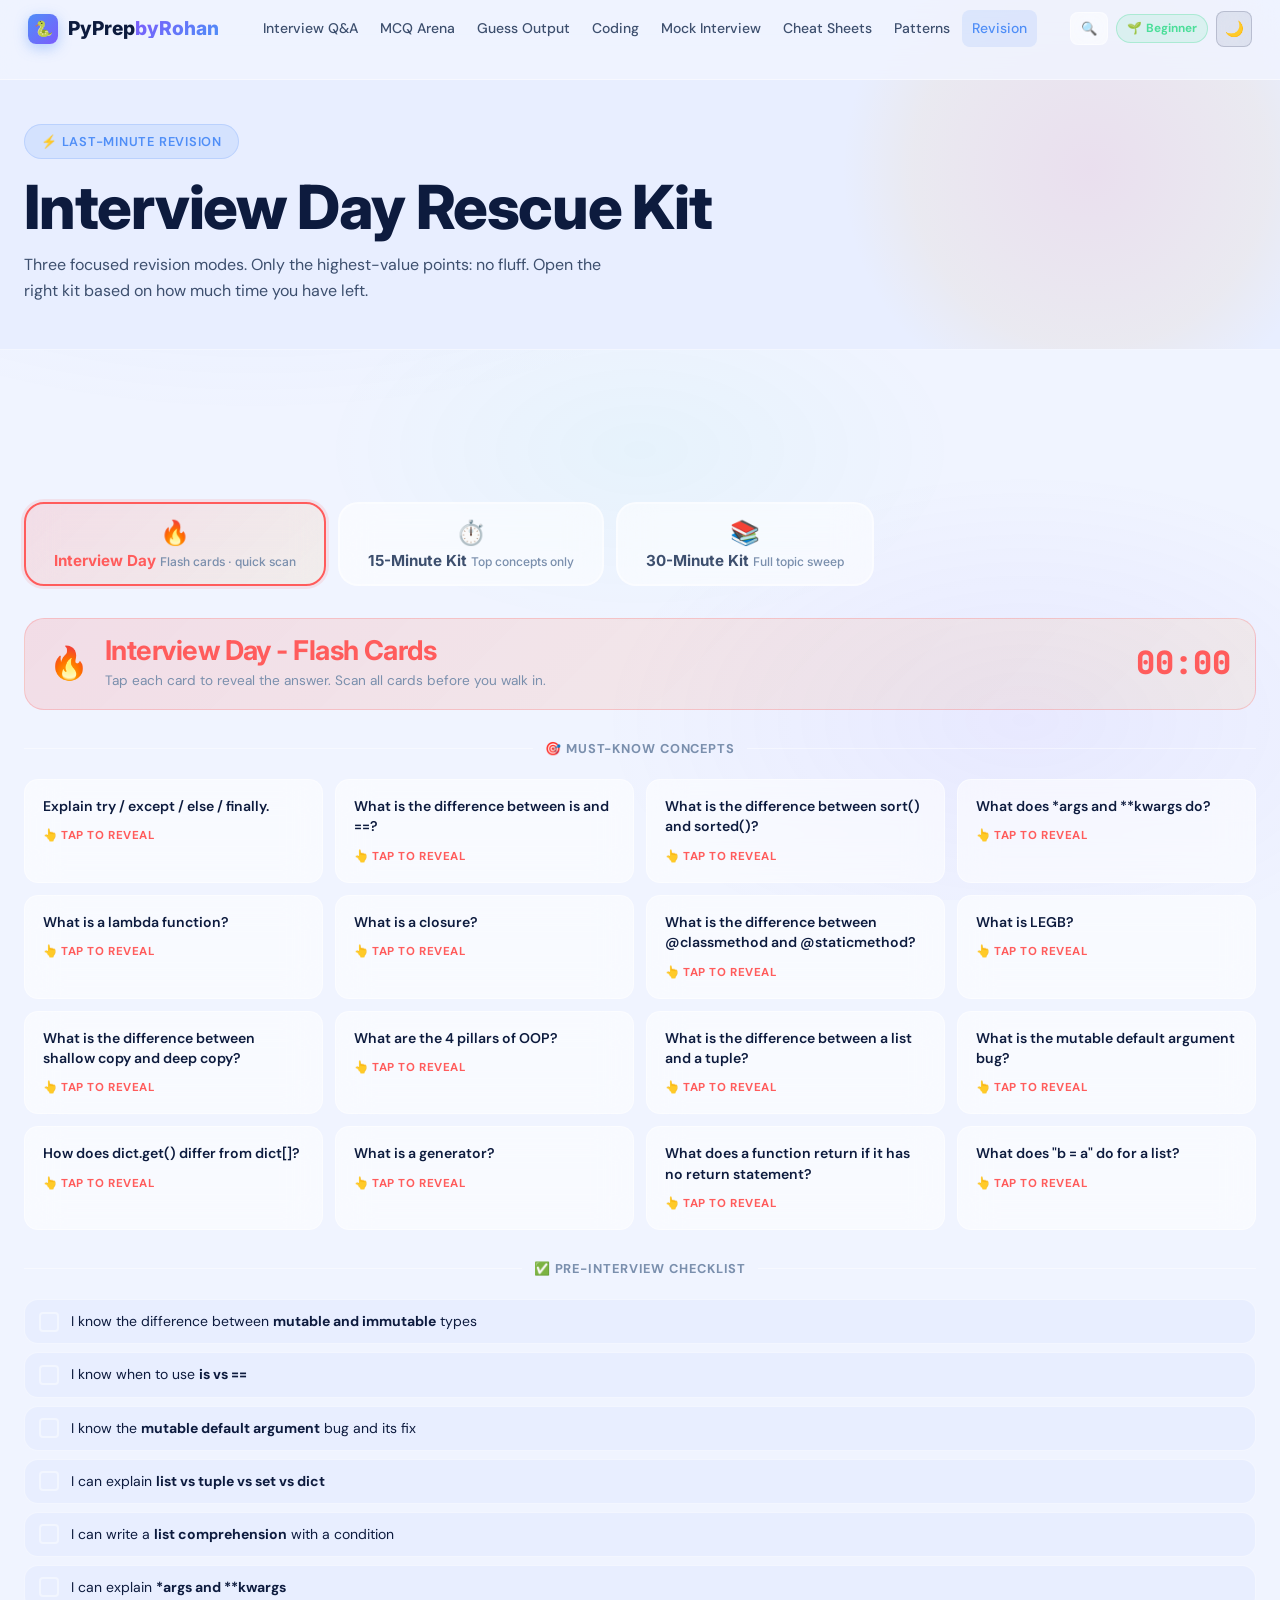
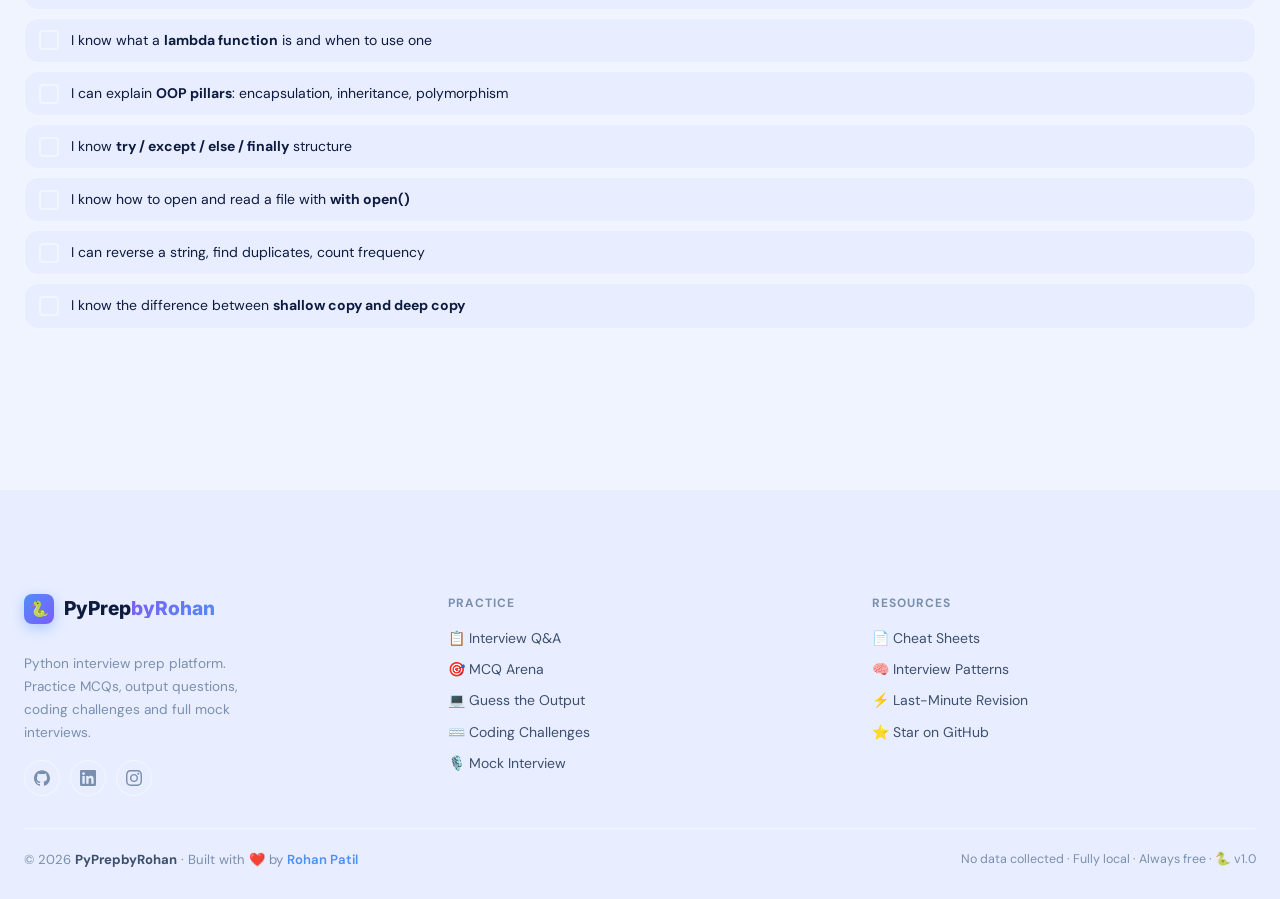
<file: revision.html>
<!DOCTYPE html>
<html lang="en" data-theme="light">
<head>
  <meta charset="UTF-8" />
  <meta name="viewport" content="width=device-width, initial-scale=1.0" />
  <meta name="description" content="Last-Minute Python Interview Revision - Python in 15 Minutes, Python in 30 Minutes, and Interview Day Revision. High-value points only." />
  <title>Last-Minute Revision - PyPrepbyRohan</title>
  <link rel="icon" href="data:image/svg+xml,%3Csvg xmlns='http://www.w3.org/2000/svg' viewBox='0 0 100 100'%3E%3Crect width='100' height='100' rx='22' fill='%237c5cfc'/%3E%3Cpath fill='white' fill-opacity='0.95' d='M50.5 18c-3.4 0-6.7.3-9.6.8-8.5 1.5-10 4.6-10 10.4v7.6h20v2.5H24c-5.8 0-10.9 3.5-12.5 10.2-1.8 7.6-1.9 12.3 0 20.2 1.4 6 4.7 10.2 10.5 10.2h6.8V69.2c0-6.6 5.7-12.4 12.6-12.4h19.8c5.5 0 10-4.6 10-10.1V29.2c0-5.4-4.6-9.4-10-10.4-3.5-.6-7.1-.9-10.7-.8zM40 24.3c2.1 0 3.8 1.7 3.8 3.8s-1.7 3.8-3.8 3.8-3.8-1.7-3.8-3.8 1.7-3.8 3.8-3.8z'/%3E%3Cpath fill='white' fill-opacity='0.95' d='M73 39.4v7.2c0 6.9-5.9 12.7-12.6 12.7H40.6c-5.4 0-10 4.6-10 10.1v19c0 5.4 4.7 8.6 10 10.1 6.4 1.8 12.4 2.2 19.8 0 5-1.4 10-4.4 10-10.1v-7.6H40.4v-2.5h29.7c5.8 0 8-4 10-10.1 2-6.3 2-12.3 0-20.2-1.4-5.7-4.2-9.9-10-9.9zM63 80.7c2.1 0 3.8 1.7 3.8 3.8s-1.7 3.8-3.8 3.8-3.8-1.7-3.8-3.8 1.7-3.8 3.8-3.8z'/%3E%3C/svg%3E" />
  <link rel="stylesheet" href="css/style.css" />
  <style>
    /* ── Page Hero ─────────────────────────────────────── */
    .page-hero {
      padding: calc(var(--nav-height) + 44px) 0 44px;
      background: var(--bg-secondary);
      border-bottom: 1px solid var(--border-glass);
      position: relative; overflow: hidden;
    }
    .page-hero::before {
      content: '';
      position: absolute; top: -80px; right: -60px;
      width: 500px; height: 500px;
      background: radial-gradient(circle, rgba(255,92,92,0.10) 0%, rgba(255,179,71,0.08) 50%, transparent 70%);
      pointer-events: none;
    }

    /* ── Kit tabs ─────────────────────────────────────── */
    .kit-tabs {
      display: flex; gap: 12px; flex-wrap: wrap;
      margin: 40px 0 32px;
    }
    .kit-tab {
      padding: 14px 28px; border-radius: var(--radius-lg);
      background: var(--bg-card);
      backdrop-filter: var(--blur-glass);
      -webkit-backdrop-filter: var(--blur-glass);
      border: 2px solid var(--border-glass);
      cursor: pointer; transition: all var(--transition);
      font-family: var(--font-display); font-size: 0.95rem; font-weight: 700;
      color: var(--text-secondary); text-align: center;
    }
    .kit-tab:hover { border-color: rgba(255,92,92,0.35); color: var(--brand-danger); }
    .kit-tab.active {
      background: linear-gradient(135deg, rgba(255,92,92,0.15), rgba(255,179,71,0.10));
      border-color: var(--brand-danger);
      color: var(--brand-danger);
      box-shadow: 0 0 0 3px rgba(255,92,92,0.12);
    }
    .kit-tab__icon { font-size: 1.5rem; display: block; margin-bottom: 4px; }
    .kit-tab__sub  { font-size: 0.75rem; color: var(--text-muted); font-weight: 500; }

    /* ── Kit panels ───────────────────────────────────── */
    .kit-panel { display: none; }
    .kit-panel.active { display: block; }

    /* ── Countdown banner ─────────────────────────────── */
    .countdown-banner {
      padding: 16px 24px; border-radius: var(--radius-lg);
      background: linear-gradient(135deg, rgba(255,92,92,0.15), rgba(255,179,71,0.10));
      border: 1px solid rgba(255,92,92,0.25);
      display: flex; align-items: center; gap: 16px;
      margin-bottom: 28px; flex-wrap: wrap;
    }
    .countdown-banner__icon { font-size: 2rem; }
    .countdown-banner h3 { color: var(--brand-danger); margin-bottom: 3px; }
    .countdown-banner p  { font-size: 0.85rem; color: var(--text-muted); }
    .countdown-banner__timer {
      margin-left: auto;
      font-family: var(--font-mono); font-size: 2rem; font-weight: 800;
      color: var(--brand-danger);
    }

    /* ── Topic block ──────────────────────────────────── */
    .topic-block {
      background: var(--bg-card);
      backdrop-filter: var(--blur-glass);
      -webkit-backdrop-filter: var(--blur-glass);
      border: 1px solid var(--border-glass);
      border-radius: var(--radius-lg);
      margin-bottom: 16px;
      overflow: hidden;
      transition: all var(--transition);
    }
    .topic-block:hover { border-color: rgba(255,92,92,0.22); }
    .topic-block.open  { border-color: rgba(255,92,92,0.30); box-shadow: var(--shadow-card); }

    .topic-block__header {
      display: flex; align-items: center; gap: 12px;
      padding: 16px 20px; cursor: pointer; user-select: none;
    }
    .topic-block__icon {
      width: 36px; height: 36px; border-radius: var(--radius-sm);
      background: rgba(255,92,92,0.12);
      display: flex; align-items: center; justify-content: center;
      font-size: 1rem; flex-shrink: 0;
    }
    .topic-block__title {
      flex: 1; font-family: var(--font-display);
      font-size: 0.95rem; font-weight: 700;
    }
    .topic-block__count {
      font-size: 0.75rem; color: var(--text-muted);
      background: var(--bg-secondary);
      padding: 3px 10px; border-radius: var(--radius-pill);
    }
    .topic-block__chevron {
      width: 26px; height: 26px; border-radius: 50%;
      background: var(--bg-secondary);
      display: flex; align-items: center; justify-content: center;
      font-size: 0.68rem; color: var(--brand-danger);
      transition: transform var(--transition); flex-shrink: 0;
    }
    .topic-block.open .topic-block__chevron { transform: rotate(180deg); }

    .topic-block__body {
      max-height: 0; overflow: hidden;
      transition: max-height 0.42s cubic-bezier(0.4,0,0.2,1);
    }
    .topic-block.open .topic-block__body { max-height: 2000px; }

    .topic-block__content {
      padding: 0 20px 20px;
      border-top: 1px solid var(--border-glass);
    }

    /* ── Bullet points ─────────────────────────────────── */
    .bullet-list { margin-top: 14px; display: flex; flex-direction: column; gap: 8px; }
    .bullet-item {
      display: flex; gap: 10px; align-items: flex-start;
      font-size: 0.88rem; color: var(--text-secondary); line-height: 1.65;
    }
    .bullet-item::before {
      content: '▸'; color: var(--brand-danger);
      flex-shrink: 0; margin-top: 1px; font-size: 0.8rem;
    }
    .bullet-item strong { color: var(--text-primary); }
    .bullet-item code {
      font-family: var(--font-mono); font-size: 0.8rem;
      background: var(--bg-secondary); padding: 1px 6px;
      border-radius: 4px; color: var(--brand-success);
    }

    /* ── Mini code block ───────────────────────────────── */
    .mini-code {
      background: #0a0f1e;
      border: 1px solid rgba(255,92,92,0.15);
      border-radius: var(--radius-md);
      padding: 14px 16px;
      font-family: var(--font-mono); font-size: 0.8rem;
      color: #c9d8ff; line-height: 1.75;
      margin-top: 12px; overflow-x: auto; white-space: pre;
      position: relative;
    }
    [data-theme="light"] .mini-code { background: #03080f; }
    .mini-code .kw  { color: #7c5cfc; font-weight: 600; }
    .mini-code .fn  { color: #4f8ef7; }
    .mini-code .str { color: #4cde9a; }
    .mini-code .num { color: #ffb347; }
    .mini-code .cm  { color: #4a5a7a; font-style: italic; }
    .mini-code .bi  { color: #00d4aa; }
    .mini-code .out { color: #ff9f43; }

    .mini-copy {
      position: absolute; top: 8px; right: 8px;
      padding: 3px 9px; border-radius: var(--radius-sm);
      background: rgba(255,92,92,0.12); border: 1px solid rgba(255,92,92,0.20);
      color: var(--brand-danger); font-size: 0.68rem; font-weight: 600;
      cursor: pointer; transition: all var(--transition);
    }
    .mini-copy:hover { background: rgba(255,92,92,0.22); }

    /* ── Flash card strip (15-min kit) ────────────────── */
    .flash-grid {
      display: grid;
      grid-template-columns: repeat(auto-fill, minmax(280px, 1fr));
      gap: 12px; margin-bottom: 28px;
    }
    .flash-card {
      padding: 16px 18px; border-radius: var(--radius-md);
      background: var(--bg-card);
      backdrop-filter: var(--blur-glass);
      -webkit-backdrop-filter: var(--blur-glass);
      border: 1px solid var(--border-glass);
      cursor: pointer; transition: all var(--transition);
      position: relative; overflow: hidden;
    }
    .flash-card:hover { border-color: rgba(255,92,92,0.28); transform: translateY(-2px); }
    .flash-card__q {
      font-size: 0.88rem; font-weight: 600; color: var(--text-primary);
      margin-bottom: 10px; line-height: 1.45;
    }
    .flash-card__a {
      font-size: 0.82rem; color: var(--text-secondary); line-height: 1.65;
      display: none;
    }
    .flash-card.revealed .flash-card__a { display: block; }
    .flash-card__toggle {
      font-size: 0.72rem; font-weight: 700; text-transform: uppercase;
      letter-spacing: 0.05em; color: var(--brand-danger);
      margin-top: 8px; display: block;
    }
    .flash-card.revealed .flash-card__toggle { color: var(--brand-success); }

    /* ── Progress checklist ────────────────────────────── */
    .checklist { display: flex; flex-direction: column; gap: 8px; margin-top: 14px; }
    .check-item {
      display: flex; align-items: center; gap: 12px;
      padding: 10px 14px; border-radius: var(--radius-md);
      background: var(--bg-secondary); border: 1px solid var(--border-glass);
      cursor: pointer; transition: all var(--transition); font-size: 0.875rem;
    }
    .check-item:hover { border-color: rgba(76,222,154,0.25); }
    .check-item.checked { background: rgba(76,222,154,0.08); border-color: rgba(76,222,154,0.25); }
    .check-item.checked .check-text { color: var(--text-muted); text-decoration: line-through; }
    .check-box {
      width: 20px; height: 20px; border-radius: 4px;
      border: 2px solid var(--border-glass); flex-shrink: 0;
      display: flex; align-items: center; justify-content: center;
      font-size: 0.7rem; transition: all var(--transition);
    }
    .check-item.checked .check-box { background: var(--brand-success); border-color: var(--brand-success); color: #fff; }

    /* ── Divider with label ────────────────────────────── */
    .divider-label {
      display: flex; align-items: center; gap: 12px;
      margin: 28px 0 20px; color: var(--text-muted); font-size: 0.8rem;
      font-weight: 700; text-transform: uppercase; letter-spacing: 0.07em;
    }
    .divider-label::before, .divider-label::after {
      content: ''; flex: 1; height: 1px; background: var(--border-glass);
    }

    /* ── Quick table ───────────────────────────────────── */
    .quick-table { width: 100%; border-collapse: collapse; font-size: 0.84rem; margin-bottom: 14px; }
    .quick-table th {
      padding: 9px 14px; background: var(--bg-secondary);
      color: var(--text-muted); font-size: 0.73rem; font-weight: 700;
      text-transform: uppercase; letter-spacing: 0.05em;
      border-bottom: 1px solid var(--border-glass); text-align: left;
    }
    .quick-table td {
      padding: 9px 14px; color: var(--text-secondary);
      border-bottom: 1px solid var(--border-glass);
    }
    .quick-table td:first-child { font-family: var(--font-mono); color: var(--brand-success); }
    .quick-table tr:hover td { background: var(--bg-tag); }
    .quick-table tr:last-child td { border-bottom: none; }

    /* Responsive */
    @media (max-width: 640px) {
      .kit-tabs { flex-direction: column; }
      .flash-grid { grid-template-columns: 1fr; }
    }
  </style>
</head>
<body>

<!-- ── Navbar ─────────────────────────────────────────────── -->
<nav class="navbar">
  <div class="container">
    <div class="navbar__inner">
      <a href="index.html" class="navbar__logo">
        <div class="navbar__logo-icon">🐍</div>
        <span class="navbar__logo-text"><span class="logo-main">PyPrep</span><span class="logo-by">byRohan</span></span>
      </a>
      <nav class="navbar__nav">
        <a href="questions.html"  class="navbar__link">Interview Q&A</a>
        <a href="mcq.html"        class="navbar__link">MCQ Arena</a>
        <a href="output.html"     class="navbar__link">Guess Output</a>
        <a href="coding.html"     class="navbar__link">Coding</a>
        <a href="mock.html"       class="navbar__link">Mock Interview</a>
        <a href="cheatsheet.html" class="navbar__link">Cheat Sheets</a>
        <a href="patterns.html"   class="navbar__link">Patterns</a>
        <a href="revision.html"   class="navbar__link active">Revision</a>
      </nav>
      <div class="navbar__actions">
        <button class="global-search-btn" title="Search (Ctrl+K)">🔍 <span>Search</span> <kbd>Ctrl K</kbd></button>
        <span class="xp-badge">🌱 Beginner</span>
        <button class="theme-toggle" title="Toggle Theme">🌙</button>
        <button class="hamburger" aria-label="Toggle menu" aria-expanded="false"><span></span><span></span><span></span></button>
      </div>
    </div>
  </div>
</nav>
<div class="mobile-nav">
  <a href="questions.html"  class="navbar__link">📋 Interview Q&A</a>
  <a href="mcq.html"        class="navbar__link">🎯 MCQ Arena</a>
  <a href="output.html"     class="navbar__link">💻 Guess Output</a>
  <a href="coding.html"     class="navbar__link">⌨️ Coding Challenges</a>
  <a href="mock.html"       class="navbar__link">🎙️ Mock Interview</a>
  <a href="cheatsheet.html" class="navbar__link">📄 Cheat Sheets</a>
  <a href="patterns.html"   class="navbar__link">🧠 Interview Patterns</a>
  <a href="revision.html"   class="navbar__link">⚡ Last-Minute Revision</a>
</div>

<!-- ── Page Hero ──────────────────────────────────────────── -->
<div class="page-hero">
  <div class="container">
    <div class="section-header__eyebrow" style="margin-bottom:12px;">⚡ Last-Minute Revision</div>
    <h1 style="margin-bottom:8px;">Interview Day Rescue Kit</h1>
    <p style="max-width:580px;">Three focused revision modes. Only the highest-value points: no fluff. Open the right kit based on how much time you have left.</p>
  </div>
</div>

<!-- ── Main ─────────────────────────────────────────────────── -->
<div class="container" style="padding-top:calc(var(--nav-height) + 32px);padding-bottom:80px;">

  <!-- Kit tabs -->
  <div class="kit-tabs">
    <button class="kit-tab active" data-kit="day">
      <span class="kit-tab__icon">🔥</span>
      Interview Day
      <span class="kit-tab__sub">Flash cards · quick scan</span>
    </button>
    <button class="kit-tab" data-kit="fifteen">
      <span class="kit-tab__icon">⏱️</span>
      15-Minute Kit
      <span class="kit-tab__sub">Top concepts only</span>
    </button>
    <button class="kit-tab" data-kit="thirty">
      <span class="kit-tab__icon">📚</span>
      30-Minute Kit
      <span class="kit-tab__sub">Full topic sweep</span>
    </button>
  </div>

  <!-- ═════════════════════════════════════════════════════
       INTERVIEW DAY KIT
       ═════════════════════════════════════════════════════ -->
  <div class="kit-panel active" id="kit-day">

    <div class="countdown-banner">
      <div class="countdown-banner__icon">🔥</div>
      <div>
        <h3>Interview Day - Flash Cards</h3>
        <p>Tap each card to reveal the answer. Scan all cards before you walk in.</p>
      </div>
      <div class="countdown-banner__timer" id="day-timer">00:00</div>
    </div>

    <div class="divider-label">🎯 Must-Know Concepts</div>

    <div class="flash-grid" id="flash-cards">
      <!-- Injected by JS -->
    </div>

    <div class="divider-label">✅ Pre-Interview Checklist</div>

    <div class="checklist" id="checklist">
      <div class="check-item" onclick="toggleCheck(this)">
        <div class="check-box"></div>
        <span class="check-text">I know the difference between <strong>mutable and immutable</strong> types</span>
      </div>
      <div class="check-item" onclick="toggleCheck(this)">
        <div class="check-box"></div>
        <span class="check-text">I know when to use <strong>is vs ==</strong></span>
      </div>
      <div class="check-item" onclick="toggleCheck(this)">
        <div class="check-box"></div>
        <span class="check-text">I know the <strong>mutable default argument</strong> bug and its fix</span>
      </div>
      <div class="check-item" onclick="toggleCheck(this)">
        <div class="check-box"></div>
        <span class="check-text">I can explain <strong>list vs tuple vs set vs dict</strong></span>
      </div>
      <div class="check-item" onclick="toggleCheck(this)">
        <div class="check-box"></div>
        <span class="check-text">I can write a <strong>list comprehension</strong> with a condition</span>
      </div>
      <div class="check-item" onclick="toggleCheck(this)">
        <div class="check-box"></div>
        <span class="check-text">I can explain <strong>*args and **kwargs</strong></span>
      </div>
      <div class="check-item" onclick="toggleCheck(this)">
        <div class="check-box"></div>
        <span class="check-text">I know what a <strong>lambda function</strong> is and when to use one</span>
      </div>
      <div class="check-item" onclick="toggleCheck(this)">
        <div class="check-box"></div>
        <span class="check-text">I can explain <strong>OOP pillars</strong>: encapsulation, inheritance, polymorphism</span>
      </div>
      <div class="check-item" onclick="toggleCheck(this)">
        <div class="check-box"></div>
        <span class="check-text">I know <strong>try / except / else / finally</strong> structure</span>
      </div>
      <div class="check-item" onclick="toggleCheck(this)">
        <div class="check-box"></div>
        <span class="check-text">I know how to open and read a file with <strong>with open()</strong></span>
      </div>
      <div class="check-item" onclick="toggleCheck(this)">
        <div class="check-box"></div>
        <span class="check-text">I can reverse a string, find duplicates, count frequency</span>
      </div>
      <div class="check-item" onclick="toggleCheck(this)">
        <div class="check-box"></div>
        <span class="check-text">I know the difference between <strong>shallow copy and deep copy</strong></span>
      </div>
    </div>

  </div>

  <!-- ═════════════════════════════════════════════════════
       15-MINUTE KIT
       ═════════════════════════════════════════════════════ -->
  <div class="kit-panel" id="kit-fifteen">

    <div class="countdown-banner">
      <div class="countdown-banner__icon">⏱️</div>
      <div>
        <h3>15-Minute Revision Kit</h3>
        <p>The absolute minimum. Read every section: don't skip any.</p>
      </div>
      <div class="countdown-banner__timer" id="fifteen-timer">15:00</div>
    </div>

    <!-- Data Types -->
    <div class="topic-block open reveal">
      <div class="topic-block__header" onclick="toggleBlock(this)">
        <div class="topic-block__icon">📦</div>
        <div class="topic-block__title">Data Types - Must Know</div>
        <span class="topic-block__count">8 points</span>
        <div class="topic-block__chevron">▼</div>
      </div>
      <div class="topic-block__body">
        <div class="topic-block__content">
          <div class="bullet-list">
            <div class="bullet-item"><strong>Mutable:</strong> list, dict, set &nbsp;|&nbsp; <strong>Immutable:</strong> int, float, str, tuple, bool</div>
            <div class="bullet-item"><code>list</code> = ordered, mutable, allows duplicates &nbsp;|&nbsp; <code>tuple</code> = ordered, immutable</div>
            <div class="bullet-item"><code>set</code> = unordered, unique elements, O(1) lookup</div>
            <div class="bullet-item"><code>dict</code> = key-value, ordered (3.7+), keys must be hashable</div>
            <div class="bullet-item"><code>bool</code> is a subclass of <code>int</code>: True=1, False=0</div>
            <div class="bullet-item"><code>None</code> is a singleton: always compare with <code>is None</code></div>
            <div class="bullet-item">Use <code>isinstance(x, int)</code> not <code>type(x) == int</code>: handles inheritance</div>
            <div class="bullet-item">Empty containers are falsy: <code>[], {}, set(), '', 0, None</code> all evaluate to False</div>
          </div>
        </div>
      </div>
    </div>

    <!-- Strings -->
    <div class="topic-block reveal">
      <div class="topic-block__header" onclick="toggleBlock(this)">
        <div class="topic-block__icon">📝</div>
        <div class="topic-block__title">Strings - Key Points</div>
        <span class="topic-block__count">6 points</span>
        <div class="topic-block__chevron">▼</div>
      </div>
      <div class="topic-block__body">
        <div class="topic-block__content">
          <div class="bullet-list">
            <div class="bullet-item">Strings are <strong>immutable</strong>: any modification creates a new string</div>
            <div class="bullet-item">Reverse: <code>s[::-1]</code> &nbsp;|&nbsp; Slice: <code>s[start:stop:step]</code></div>
            <div class="bullet-item"><code>join()</code> is faster than <code>+=</code> in loops: use <code>''.join(lst)</code></div>
            <div class="bullet-item">f-strings (3.6+) are fastest: <code>f'Hello {name}'</code></div>
            <div class="bullet-item"><code>split()</code> → list &nbsp;|&nbsp; <code>strip()</code> → removes whitespace &nbsp;|&nbsp; <code>replace()</code> → new string</div>
            <div class="bullet-item"><code>find()</code> returns -1 if not found &nbsp;|&nbsp; <code>index()</code> raises ValueError</div>
          </div>
        </div>
      </div>
    </div>

    <!-- Lists & Dicts -->
    <div class="topic-block reveal">
      <div class="topic-block__header" onclick="toggleBlock(this)">
        <div class="topic-block__icon">📋</div>
        <div class="topic-block__title">Lists &amp; Dicts - Critical Facts</div>
        <span class="topic-block__count">8 points</span>
        <div class="topic-block__chevron">▼</div>
      </div>
      <div class="topic-block__body">
        <div class="topic-block__content">
          <div class="bullet-list">
            <div class="bullet-item"><code>append(x)</code> adds one item &nbsp;|&nbsp; <code>extend([x,y])</code> adds many &nbsp;|&nbsp; <code>insert(i,x)</code> at index</div>
            <div class="bullet-item"><code>pop()</code> removes last &nbsp;|&nbsp; <code>pop(0)</code> removes first (O(n)) &nbsp;|&nbsp; <code>remove(x)</code> by value</div>
            <div class="bullet-item"><code>sort()</code> in-place, returns None &nbsp;|&nbsp; <code>sorted()</code> returns new list</div>
            <div class="bullet-item">Shallow copy: <code>a[:]</code>, <code>a.copy()</code>, <code>list(a)</code> &nbsp;|&nbsp; Deep copy: <code>copy.deepcopy(a)</code></div>
            <div class="bullet-item"><code>d.get(key, default)</code>: safe key access, never raises KeyError</div>
            <div class="bullet-item"><code>d.setdefault(key, [])</code>: inserts if absent, returns existing if present</div>
            <div class="bullet-item">Merge dicts: <code>{**d1, **d2}</code> or <code>d1 | d2</code> (3.9+)</div>
            <div class="bullet-item">Frequency count: <code>from collections import Counter; Counter(lst)</code></div>
          </div>
        </div>
      </div>
    </div>

    <!-- Functions -->
    <div class="topic-block reveal">
      <div class="topic-block__header" onclick="toggleBlock(this)">
        <div class="topic-block__icon">⚙️</div>
        <div class="topic-block__title">Functions - Essential Rules</div>
        <span class="topic-block__count">7 points</span>
        <div class="topic-block__chevron">▼</div>
      </div>
      <div class="topic-block__body">
        <div class="topic-block__content">
          <div class="bullet-list">
            <div class="bullet-item">No return statement → returns <code>None</code></div>
            <div class="bullet-item"><strong>Never use mutable default args:</strong> use <code>def fn(x=None)</code> then <code>if x is None: x = []</code></div>
            <div class="bullet-item"><code>*args</code> = tuple of extra positional args &nbsp;|&nbsp; <code>**kwargs</code> = dict of keyword args</div>
            <div class="bullet-item">LEGB scope: Local → Enclosing → Global → Built-in</div>
            <div class="bullet-item"><code>global x</code> to modify global inside function &nbsp;|&nbsp; <code>nonlocal x</code> for enclosing scope</div>
            <div class="bullet-item">Lambda = anonymous, single-expression function. No statements allowed.</div>
            <div class="bullet-item">Closure = inner function that remembers enclosing scope variables</div>
          </div>
        </div>
      </div>
    </div>

    <!-- OOP -->
    <div class="topic-block reveal">
      <div class="topic-block__header" onclick="toggleBlock(this)">
        <div class="topic-block__icon">🏗️</div>
        <div class="topic-block__title">OOP - Bare Minimum</div>
        <span class="topic-block__count">6 points</span>
        <div class="topic-block__chevron">▼</div>
      </div>
      <div class="topic-block__body">
        <div class="topic-block__content">
          <div class="bullet-list">
            <div class="bullet-item">4 Pillars: <strong>Encapsulation, Abstraction, Inheritance, Polymorphism</strong></div>
            <div class="bullet-item"><code>__init__</code> = initialiser (runs after object created) &nbsp;|&nbsp; <code>__new__</code> = creator</div>
            <div class="bullet-item"><code>self</code> = reference to current instance (not a keyword, just convention)</div>
            <div class="bullet-item">Instance method: takes <code>self</code> &nbsp;|&nbsp; Class method: <code>@classmethod</code>, takes <code>cls</code> &nbsp;|&nbsp; Static: <code>@staticmethod</code></div>
            <div class="bullet-item"><code>super().__init__()</code> calls parent initialiser in child class</div>
            <div class="bullet-item">MRO (Method Resolution Order): Python uses C3 linearisation: view with <code>ClassName.__mro__</code></div>
          </div>
        </div>
      </div>
    </div>

  </div>

  <!-- ═════════════════════════════════════════════════════
       30-MINUTE KIT
       ═════════════════════════════════════════════════════ -->
  <div class="kit-panel" id="kit-thirty">

    <div class="countdown-banner">
      <div class="countdown-banner__icon">📚</div>
      <div>
        <h3>30-Minute Full Sweep</h3>
        <p>Go through all sections. Open each block and read every point carefully.</p>
      </div>
      <div class="countdown-banner__timer" id="thirty-timer">30:00</div>
    </div>

    <!-- Python Basics -->
    <div class="topic-block open reveal">
      <div class="topic-block__header" onclick="toggleBlock(this)">
        <div class="topic-block__icon">🐍</div>
        <div class="topic-block__title">Python Basics</div>
        <span class="topic-block__count">5 points</span>
        <div class="topic-block__chevron">▼</div>
      </div>
      <div class="topic-block__body"><div class="topic-block__content">
        <div class="bullet-list">
          <div class="bullet-item">Python is <strong>interpreted, dynamically typed, garbage-collected</strong></div>
          <div class="bullet-item">GIL (Global Interpreter Lock) allows only one thread to execute Python bytecode at a time</div>
          <div class="bullet-item"><code>is</code> = identity (same object) &nbsp;|&nbsp; <code>==</code> = equality (same value)</div>
          <div class="bullet-item">Integer caching: CPython caches <code>-5</code> to <code>256</code>: <code>a is b</code> may be True for small ints</div>
          <div class="bullet-item">Exponentiation is right-associative: <code>2 ** 3 ** 2</code> = <code>2 ** 9</code> = 512</div>
        </div>
      </div></div>
    </div>

    <!-- Mutability & Copying -->
    <div class="topic-block reveal">
      <div class="topic-block__header" onclick="toggleBlock(this)">
        <div class="topic-block__icon">🔒</div>
        <div class="topic-block__title">Mutability &amp; Copying</div>
        <span class="topic-block__count">6 points</span>
        <div class="topic-block__chevron">▼</div>
      </div>
      <div class="topic-block__body"><div class="topic-block__content">
        <div class="bullet-list">
          <div class="bullet-item">Mutable: list, dict, set &nbsp;|&nbsp; Immutable: int, float, str, tuple, frozenset, bool</div>
          <div class="bullet-item">Assignment <code>b = a</code> creates an <strong>alias</strong>, not a copy: both point to same object</div>
          <div class="bullet-item">Shallow copy: new outer container, nested objects are shared</div>
          <div class="bullet-item">Deep copy (<code>copy.deepcopy()</code>): fully independent: all nested objects are new</div>
          <div class="bullet-item">Immutable objects are safe to use as dict keys &amp; set elements (hashable)</div>
          <div class="bullet-item">For lists: <code>+=</code> calls <code>__iadd__</code> which mutates in-place; <code>x = x + [1]</code> creates a new list</div>
        </div>
        <div class="mini-code"><button class="mini-copy" onclick="copyMini(this)">Copy</button>a = [<span class="num">1</span>, [<span class="num">2</span>, <span class="num">3</span>]]
b = a.copy()          <span class="cm"># shallow</span>
b[<span class="num">1</span>].append(<span class="num">99</span>)
<span class="bi">print</span>(a)              <span class="out"># [1, [2, 3, 99]] ← inner shared!</span>

<span class="kw">import</span> copy
c = copy.deepcopy(a)  <span class="cm"># deep</span>
c[<span class="num">1</span>].append(<span class="num">0</span>)
<span class="bi">print</span>(a)              <span class="out"># [1, [2, 3, 99]] ← unchanged ✅</span></div>
      </div></div>
    </div>

    <!-- Comprehensions -->
    <div class="topic-block reveal">
      <div class="topic-block__header" onclick="toggleBlock(this)">
        <div class="topic-block__icon">🔄</div>
        <div class="topic-block__title">Comprehensions &amp; Generators</div>
        <span class="topic-block__count">5 points</span>
        <div class="topic-block__chevron">▼</div>
      </div>
      <div class="topic-block__body"><div class="topic-block__content">
        <div class="bullet-list">
          <div class="bullet-item">List comprehension: <code>[x**2 for x in range(10) if x%2==0]</code></div>
          <div class="bullet-item">Dict comprehension: <code>{k: v for k, v in d.items() if v &gt; 0}</code></div>
          <div class="bullet-item">Generator expression (lazy): <code>(x**2 for x in range(1000000))</code>: no list in memory</div>
          <div class="bullet-item">Generator function: uses <code>yield</code>: pauses and resumes execution</div>
          <div class="bullet-item">Generators can only be iterated <strong>once</strong>: after exhaustion, they return nothing</div>
        </div>
      </div></div>
    </div>

    <!-- Scope & Closures -->
    <div class="topic-block reveal">
      <div class="topic-block__header" onclick="toggleBlock(this)">
        <div class="topic-block__icon">🌐</div>
        <div class="topic-block__title">Scope, Closures &amp; Decorators</div>
        <span class="topic-block__count">7 points</span>
        <div class="topic-block__chevron">▼</div>
      </div>
      <div class="topic-block__body"><div class="topic-block__content">
        <div class="bullet-list">
          <div class="bullet-item">LEGB: <strong>L</strong>ocal → <strong>E</strong>nclosing → <strong>G</strong>lobal → <strong>B</strong>uilt-in</div>
          <div class="bullet-item">If Python sees any assignment to a name in a function, it treats it as local throughout: even before the assignment (→ UnboundLocalError)</div>
          <div class="bullet-item">Use <code>global x</code> to write to global &nbsp;|&nbsp; <code>nonlocal x</code> to write to enclosing scope</div>
          <div class="bullet-item">Closure = inner function that captures variables from outer function's scope</div>
          <div class="bullet-item">Loop closure bug: all lambdas in a loop share the same loop variable: fix with <code>lambda x, i=i: ...</code></div>
          <div class="bullet-item">Decorator = function that wraps another function. <code>@dec</code> is sugar for <code>fn = dec(fn)</code></div>
          <div class="bullet-item">Always use <code>@functools.wraps(func)</code> inside decorators to preserve metadata</div>
        </div>
      </div></div>
    </div>

    <!-- OOP Deep -->
    <div class="topic-block reveal">
      <div class="topic-block__header" onclick="toggleBlock(this)">
        <div class="topic-block__icon">🏗️</div>
        <div class="topic-block__title">OOP - Full Coverage</div>
        <span class="topic-block__count">8 points</span>
        <div class="topic-block__chevron">▼</div>
      </div>
      <div class="topic-block__body"><div class="topic-block__content">
        <div class="bullet-list">
          <div class="bullet-item">Pillars: <strong>Encapsulation</strong> (data + methods), <strong>Abstraction</strong> (hide complexity), <strong>Inheritance</strong> (reuse), <strong>Polymorphism</strong> (same interface, different behaviour)</div>
          <div class="bullet-item"><code>__new__</code> creates instance &nbsp;|&nbsp; <code>__init__</code> initialises it: <code>__new__</code> runs first</div>
          <div class="bullet-item">Class attribute (shared) vs instance attribute (per object) - <code>a.x = 10</code> creates instance attr, shadowing class attr</div>
          <div class="bullet-item"><code>@classmethod</code> takes <code>cls</code>: used for factory methods &nbsp;|&nbsp; <code>@staticmethod</code> takes neither</div>
          <div class="bullet-item"><code>@property</code> lets you access a method like an attribute</div>
          <div class="bullet-item">Multiple inheritance uses MRO (C3 linearisation) - resolves diamond problem</div>
          <div class="bullet-item">Dunder methods: <code>__str__</code>, <code>__repr__</code>, <code>__len__</code>, <code>__eq__</code>, <code>__lt__</code>, <code>__add__</code>, <code>__iter__</code></div>
          <div class="bullet-item">Duck typing: if it walks like a duck and quacks like a duck, it's a duck - Python checks behaviour, not type</div>
        </div>
      </div></div>
    </div>

    <!-- Exceptions & Files -->
    <div class="topic-block reveal">
      <div class="topic-block__header" onclick="toggleBlock(this)">
        <div class="topic-block__icon">🚨</div>
        <div class="topic-block__title">Exceptions &amp; File Handling</div>
        <span class="topic-block__count">6 points</span>
        <div class="topic-block__chevron">▼</div>
      </div>
      <div class="topic-block__body"><div class="topic-block__content">
        <div class="bullet-list">
          <div class="bullet-item"><code>try → except → else → finally</code>: else runs only if no exception; finally always runs</div>
          <div class="bullet-item">Catch specific exceptions first, broad ones last. Avoid bare <code>except:</code></div>
          <div class="bullet-item">Custom exception: <code>class MyError(Exception): pass</code></div>
          <div class="bullet-item">Always use <code>with open()</code>: context manager guarantees file is closed even on error</div>
          <div class="bullet-item">Modes: <code>'r'</code> read, <code>'w'</code> write (overwrite), <code>'a'</code> append, <code>'x'</code> create new</div>
          <div class="bullet-item">CSV: <code>csv.DictReader(f)</code> gives each row as a dict keyed by column headers</div>
        </div>
      </div></div>
    </div>

    <!-- Common Patterns -->
    <div class="topic-block reveal">
      <div class="topic-block__header" onclick="toggleBlock(this)">
        <div class="topic-block__icon">💡</div>
        <div class="topic-block__title">Common Interview Code Patterns</div>
        <span class="topic-block__count">6 patterns</span>
        <div class="topic-block__chevron">▼</div>
      </div>
      <div class="topic-block__body"><div class="topic-block__content">
        <div class="mini-code"><button class="mini-copy" onclick="copyMini(this)">Copy</button><span class="cm"># Frequency count</span>
<span class="kw">from</span> collections <span class="kw">import</span> Counter
freq = Counter([<span class="str">'a'</span>,<span class="str">'b'</span>,<span class="str">'a'</span>])  <span class="out"># Counter({'a':2,'b':1})</span>

<span class="cm"># Two-pointer pattern</span>
left, right = <span class="num">0</span>, <span class="bi">len</span>(lst) - <span class="num">1</span>
<span class="kw">while</span> left < right:
    <span class="cm"># process lst[left] and lst[right]</span>
    left += <span class="num">1</span>; right -= <span class="num">1</span>

<span class="cm"># Sliding window</span>
window = {}
left = <span class="num">0</span>
<span class="kw">for</span> right <span class="kw">in</span> <span class="bi">range</span>(<span class="bi">len</span>(s)):
    window[s[right]] = window.get(s[right], <span class="num">0</span>) + <span class="num">1</span>
    <span class="kw">while</span> invalid(window):
        window[s[left]] -= <span class="num">1</span>
        left += <span class="num">1</span>

<span class="cm"># Group by key (defaultdict)</span>
<span class="kw">from</span> collections <span class="kw">import</span> defaultdict
groups = defaultdict(<span class="bi">list</span>)
<span class="kw">for</span> item <span class="kw">in</span> data:
    groups[item.key].append(item)

<span class="cm"># Memoisation</span>
<span class="kw">from</span> functools <span class="kw">import</span> lru_cache
@lru_cache(maxsize=<span class="kw">None</span>)
<span class="kw">def</span> <span class="fn">fib</span>(n): <span class="kw">return</span> n <span class="kw">if</span> n&lt;=<span class="num">1</span> <span class="kw">else</span> <span class="fn">fib</span>(n-<span class="num">1</span>)+<span class="fn">fib</span>(n-<span class="num">2</span>)

<span class="cm"># Stack using list</span>
stack = []
stack.append(x)   <span class="cm"># push</span>
stack.pop()        <span class="cm"># pop</span></div>
      </div></div>
    </div>

    <!-- Quick Reference Table -->
    <div class="topic-block reveal">
      <div class="topic-block__header" onclick="toggleBlock(this)">
        <div class="topic-block__icon">📊</div>
        <div class="topic-block__title">Time Complexities - Quick Table</div>
        <span class="topic-block__count">Reference</span>
        <div class="topic-block__chevron">▼</div>
      </div>
      <div class="topic-block__body"><div class="topic-block__content" style="padding-top:14px;">
        <table class="quick-table">
          <tr><th>Operation</th><th>List</th><th>Dict / Set</th></tr>
          <tr><td>Access by index</td><td>O(1)</td><td>-</td></tr>
          <tr><td>Append / push</td><td>O(1) amortized</td><td>O(1)</td></tr>
          <tr><td>Insert at index 0</td><td>O(n)</td><td>-</td></tr>
          <tr><td>Search / in</td><td>O(n)</td><td>O(1) avg</td></tr>
          <tr><td>Delete by value</td><td>O(n)</td><td>O(1) avg</td></tr>
          <tr><td>Sort</td><td>O(n log n)</td><td>-</td></tr>
          <tr><td>len()</td><td>O(1)</td><td>O(1)</td></tr>
        </table>
      </div></div>
    </div>

  </div><!-- end 30-min kit -->

</div><!-- end container -->

<!-- Footer -->
<footer class="footer" aria-label="Footer">
  <div class="container">
    <div style="display:grid;grid-template-columns:1fr 1fr 1fr;gap:40px;padding:48px 0 32px;border-bottom:1px solid var(--border-glass);flex-wrap:wrap;">

      <!-- Brand col -->
      <div>
        <a href="index.html" class="navbar__logo" style="text-decoration:none;margin-bottom:16px;display:inline-flex;">
          <div class="navbar__logo-icon">🐍</div>
          <span class="navbar__logo-text"><span class="logo-main">PyPrep</span><span class="logo-by">byRohan</span></span>
        </a>
        <p style="font-size:0.85rem;color:var(--text-muted);line-height:1.7;margin-top:12px;max-width:220px;">Python interview prep platform. Practice MCQs, output questions, coding challenges and full mock interviews.</p>
        <div style="display:flex;gap:10px;margin-top:16px;">
          <a href="https://github.com/RohanPatil01" target="_blank" rel="noopener" title="GitHub" class="footer-social footer-social--github">
            <svg width="16" height="16" viewBox="0 0 24 24" fill="currentColor"><path d="M12 .297c-6.63 0-12 5.373-12 12 0 5.303 3.438 9.8 8.205 11.385.6.113.82-.258.82-.577 0-.285-.01-1.04-.015-2.04-3.338.724-4.042-1.61-4.042-1.61C4.422 18.07 3.633 17.7 3.633 17.7c-1.087-.744.084-.729.084-.729 1.205.084 1.838 1.236 1.838 1.236 1.07 1.835 2.809 1.305 3.495.998.108-.776.417-1.305.76-1.605-2.665-.3-5.466-1.332-5.466-5.93 0-1.31.465-2.38 1.235-3.22-.135-.303-.54-1.523.105-3.176 0 0 1.005-.322 3.3 1.23.96-.267 1.98-.399 3-.405 1.02.006 2.04.138 3 .405 2.28-1.552 3.285-1.23 3.285-1.23.645 1.653.24 2.873.12 3.176.765.84 1.23 1.91 1.23 3.22 0 4.61-2.805 5.625-5.475 5.92.42.36.81 1.096.81 2.22 0 1.606-.015 2.896-.015 3.286 0 .315.21.69.825.57C20.565 22.092 24 17.592 24 12.297c0-6.627-5.373-12-12-12"/></svg>
          </a>
          <a href="https://www.linkedin.com/in/rohanpatil01/" target="_blank" rel="noopener" title="LinkedIn" class="footer-social footer-social--linkedin">
            <svg width="16" height="16" viewBox="0 0 24 24" fill="currentColor"><path d="M20.447 20.452h-3.554v-5.569c0-1.328-.027-3.037-1.852-3.037-1.853 0-2.136 1.445-2.136 2.939v5.667H9.351V9h3.414v1.561h.046c.477-.9 1.637-1.85 3.37-1.85 3.601 0 4.267 2.37 4.267 5.455v6.286zM5.337 7.433c-1.144 0-2.063-.926-2.063-2.065 0-1.138.92-2.063 2.063-2.063 1.14 0 2.064.925 2.064 2.063 0 1.139-.925 2.065-2.064 2.065zm1.782 13.019H3.555V9h3.564v11.452zM22.225 0H1.771C.792 0 0 .774 0 1.729v20.542C0 23.227.792 24 1.771 24h20.451C23.2 24 24 23.227 24 22.271V1.729C24 .774 23.2 0 22.222 0h.003z"/></svg>
          </a>
          <a href="https://www.instagram.com/rohanjpatil01" target="_blank" rel="noopener" title="Instagram" class="footer-social footer-social--instagram">
            <svg width="16" height="16" viewBox="0 0 24 24" fill="currentColor"><path d="M12 2.163c3.204 0 3.584.012 4.85.07 3.252.148 4.771 1.691 4.919 4.919.058 1.265.069 1.645.069 4.849 0 3.205-.012 3.584-.069 4.849-.149 3.225-1.664 4.771-4.919 4.919-1.266.058-1.644.07-4.85.07-3.204 0-3.584-.012-4.849-.07-3.26-.149-4.771-1.699-4.919-4.92-.058-1.265-.07-1.644-.07-4.849 0-3.204.013-3.583.07-4.849.149-3.227 1.664-4.771 4.919-4.919 1.266-.057 1.645-.069 4.849-.069zm0-2.163c-3.259 0-3.667.014-4.947.072-4.358.2-6.78 2.618-6.98 6.98-.059 1.281-.073 1.689-.073 4.948 0 3.259.014 3.668.072 4.948.2 4.358 2.618 6.78 6.98 6.98 1.281.058 1.689.072 4.948.072 3.259 0 3.668-.014 4.948-.072 4.354-.2 6.782-2.618 6.979-6.98.059-1.28.073-1.689.073-4.948 0-3.259-.014-3.667-.072-4.947-.196-4.354-2.617-6.78-6.979-6.98-1.281-.059-1.69-.073-4.949-.073zm0 5.838c-3.403 0-6.162 2.759-6.162 6.162s2.759 6.163 6.162 6.163 6.162-2.759 6.162-6.163c0-3.403-2.759-6.162-6.162-6.162zm0 10.162c-2.209 0-4-1.79-4-4 0-2.209 1.791-4 4-4s4 1.791 4 4c0 2.21-1.791 4-4 4zm6.406-11.845c-.796 0-1.441.645-1.441 1.44s.645 1.44 1.441 1.44c.795 0 1.439-.645 1.439-1.44s-.644-1.44-1.439-1.44z"/></svg>
          </a>
        </div>
      </div>

      <!-- Practice col -->
      <div>
        <div style="font-size:0.75rem;font-weight:700;text-transform:uppercase;letter-spacing:0.08em;color:var(--text-muted);margin-bottom:14px;">Practice</div>
        <div style="display:flex;flex-direction:column;gap:8px;">
          <a href="questions.html" style="font-size:0.875rem;color:var(--text-secondary);text-decoration:none;transition:color 0.2s;" onmouseover="this.style.color='var(--brand-primary)'" onmouseout="this.style.color='var(--text-secondary)'">📋 Interview Q&amp;A</a>
          <a href="mcq.html"       style="font-size:0.875rem;color:var(--text-secondary);text-decoration:none;transition:color 0.2s;" onmouseover="this.style.color='var(--brand-primary)'" onmouseout="this.style.color='var(--text-secondary)'">🎯 MCQ Arena</a>
          <a href="output.html"    style="font-size:0.875rem;color:var(--text-secondary);text-decoration:none;transition:color 0.2s;" onmouseover="this.style.color='var(--brand-primary)'" onmouseout="this.style.color='var(--text-secondary)'">💻 Guess the Output</a>
          <a href="coding.html"    style="font-size:0.875rem;color:var(--text-secondary);text-decoration:none;transition:color 0.2s;" onmouseover="this.style.color='var(--brand-primary)'" onmouseout="this.style.color='var(--text-secondary)'">⌨️ Coding Challenges</a>
          <a href="mock.html"      style="font-size:0.875rem;color:var(--text-secondary);text-decoration:none;transition:color 0.2s;" onmouseover="this.style.color='var(--brand-primary)'" onmouseout="this.style.color='var(--text-secondary)'">🎙️ Mock Interview</a>
        </div>
      </div>

      <!-- Resources col -->
      <div>
        <div style="font-size:0.75rem;font-weight:700;text-transform:uppercase;letter-spacing:0.08em;color:var(--text-muted);margin-bottom:14px;">Resources</div>
        <div style="display:flex;flex-direction:column;gap:8px;">
          <a href="cheatsheet.html" style="font-size:0.875rem;color:var(--text-secondary);text-decoration:none;transition:color 0.2s;" onmouseover="this.style.color='var(--brand-primary)'" onmouseout="this.style.color='var(--text-secondary)'">📄 Cheat Sheets</a>
          <a href="patterns.html"   style="font-size:0.875rem;color:var(--text-secondary);text-decoration:none;transition:color 0.2s;" onmouseover="this.style.color='var(--brand-primary)'" onmouseout="this.style.color='var(--text-secondary)'">🧠 Interview Patterns</a>
          <a href="revision.html"   style="font-size:0.875rem;color:var(--text-secondary);text-decoration:none;transition:color 0.2s;" onmouseover="this.style.color='var(--brand-primary)'" onmouseout="this.style.color='var(--text-secondary)'">⚡ Last-Minute Revision</a>
          <a href="https://github.com/RohanPatil01" target="_blank" rel="noopener" style="font-size:0.875rem;color:var(--text-secondary);text-decoration:none;transition:color 0.2s;" onmouseover="this.style.color='var(--brand-primary)'" onmouseout="this.style.color='var(--text-secondary)'">⭐ Star on GitHub</a>
        </div>
      </div>

    </div>

    <!-- Bottom bar -->
    <div class="footer__bottom" style="padding-top:20px;border-top:none;">
      <p style="font-size:0.82rem;color:var(--text-muted);">© 2026 <strong style="color:var(--text-secondary);">PyPrepbyRohan</strong> · Built with ❤️ by <a href="https://github.com/RohanPatil01" target="_blank" rel="noopener" style="color:var(--brand-primary);font-weight:600;">Rohan Patil</a></p>
      <p style="font-size:0.78rem;color:var(--text-muted);">No data collected · Fully local · Always free · 🐍 v1.0</p>
    </div>
  </div>
</footer>
<button class="scroll-top" aria-label="Scroll to top">↑</button>
<script src="js/main.js"></script>
<script src="js/features.js"></script>
<script>
'use strict';

/* ── Flash cards data ─────────────────────────────────── */
const FLASH_CARDS = [
  { q:'What is the difference between a list and a tuple?', a:'List is mutable (can be changed). Tuple is immutable (cannot). Tuples are faster and can be dict keys. Use tuple for fixed data, list for collections that change.' },
  { q:'What does "b = a" do for a list?', a:'It creates an alias, not a copy. Both a and b point to the same list object. Mutating b also mutates a. Use b = a.copy() for a new list.' },
  { q:'What is the mutable default argument bug?', a:'Default args are created once at function definition. def fn(lst=[]): lst.append(1) - the same list is reused across calls. Fix: use None as default, create inside the function.' },
  { q:'What is the difference between is and ==?', a:'== checks value equality. is checks identity (same object in memory). Always use "is None": never "== None".' },
  { q:'What is LEGB?', a:'The scope lookup order: Local → Enclosing → Global → Built-in. Python searches in this order when resolving a name.' },
  { q:'What does a function return if it has no return statement?', a:'None. A bare return or no return statement both return None implicitly.' },
  { q:'What is the difference between shallow copy and deep copy?', a:'Shallow copy creates a new outer container but nested objects are still shared. Deep copy (copy.deepcopy()) creates fully independent copies of everything.' },
  { q:'What does *args and **kwargs do?', a:'*args captures extra positional arguments as a tuple. **kwargs captures extra keyword arguments as a dict. Used when you don\'t know how many arguments will be passed.' },
  { q:'What is a lambda function?', a:'An anonymous, single-expression function. lambda x: x**2. Use for short throwaway functions: especially as key arguments to sorted(), map(), filter().' },
  { q:'What is a closure?', a:'An inner function that remembers variables from its enclosing scope even after the outer function has returned. The inner function "closes over" those variables.' },
  { q:'What is the difference between sort() and sorted()?', a:'list.sort() modifies the list in-place and returns None. sorted(iterable) returns a new sorted list and works on any iterable.' },
  { q:'Explain try / except / else / finally.', a:'try: risky code. except: runs if exception raised. else: runs only if NO exception. finally: ALWAYS runs: used for cleanup like closing files.' },
  { q:'What are the 4 pillars of OOP?', a:'Encapsulation (bundle data + methods), Abstraction (hide complexity), Inheritance (reuse via parent class), Polymorphism (same interface, different behaviour).' },
  { q:'What is the difference between @classmethod and @staticmethod?', a:'@classmethod receives cls as first argument: used for factory methods. @staticmethod receives neither self nor cls: pure utility function with no class/instance access.' },
  { q:'What is a generator?', a:'A function with yield. Returns a generator object that produces values lazily one at a time. Uses far less memory than building a full list. Can only be iterated once.' },
  { q:'How does dict.get() differ from dict[]?', a:'dict[key] raises KeyError if key is absent. dict.get(key, default) returns None (or the default) - safe access without exceptions.' },
];

/* ── Render flash cards ───────────────────────────────── */
function renderFlashCards() {
  const grid = document.getElementById('flash-cards');
  grid.innerHTML = '';
  window.PyPrep.shuffle(FLASH_CARDS).forEach(card => {
    const el = document.createElement('div');
    el.className = 'flash-card';
    el.innerHTML = `
      <div class="flash-card__q">${card.q}</div>
      <div class="flash-card__a">${card.a}</div>
      <span class="flash-card__toggle">👆 Tap to reveal</span>`;
    el.addEventListener('click', () => {
      el.classList.toggle('revealed');
      el.querySelector('.flash-card__toggle').textContent =
        el.classList.contains('revealed') ? '✅ Got it!' : '👆 Tap to reveal';
    });
    grid.appendChild(el);
  });
}

/* ── Kit tabs ─────────────────────────────────────────── */
document.querySelectorAll('.kit-tab').forEach(tab => {
  tab.addEventListener('click', () => {
    document.querySelectorAll('.kit-tab').forEach(t => t.classList.remove('active'));
    document.querySelectorAll('.kit-panel').forEach(p => p.classList.remove('active'));
    tab.classList.add('active');
    const kit = tab.dataset.kit;
    document.getElementById('kit-' + kit).classList.add('active');

    // Start the relevant timer
    if (kit === 'day')     startCountdown('day-timer', 0);
    if (kit === 'fifteen') startCountdown('fifteen-timer', 15 * 60);
    if (kit === 'thirty')  startCountdown('thirty-timer', 30 * 60);
  });
});

/* ── Timers ───────────────────────────────────────────── */
let activeInterval = null;
function startCountdown(id, seconds) {
  clearInterval(activeInterval);
  const el = document.getElementById(id);
  if (!seconds) { el.textContent = '00:00'; return; }
  let rem = seconds;
  el.textContent = window.PyPrep.formatTime(rem);
  activeInterval = setInterval(() => {
    rem--;
    el.textContent = window.PyPrep.formatTime(rem);
    if (rem <= 0) {
      clearInterval(activeInterval);
      el.textContent = '⏰ Done!';
      window.PyPrep.Toast.show('⏰ Time is up! Good luck in your interview!', 'success', 5000);
    }
  }, 1000);
}

/* ── Topic block toggle ───────────────────────────────── */
function toggleBlock(header) {
  const block = header.closest('.topic-block');
  block.classList.toggle('open');
}

/* ── Checklist ────────────────────────────────────────── */
function toggleCheck(item) {
  item.classList.toggle('checked');
  const box = item.querySelector('.check-box');
  box.textContent = item.classList.contains('checked') ? '✓' : '';
}

/* ── Copy helpers ─────────────────────────────────────── */
function copyMini(btn) {
  const block = btn.closest('.mini-code');
  window.PyPrep.copyToClipboard(block.innerText.replace('Copy','').trim());
}

/* ── Boot ─────────────────────────────────────────────── */
document.addEventListener('DOMContentLoaded', () => {
  renderFlashCards();
});
</script>
</body>
</html>
</file>
<file: css/style.css>
/* ============================================================
   PyPrep Pro — Global Design System
   Author: Rohan Patil | rohanjpatil01
   ============================================================ */

@import url('https://fonts.googleapis.com/css2?family=Inter:wght@300;400;500;600;700;800;900&family=DM+Sans:ital,wght@0,300;0,400;0,500;0,600;1,300&family=JetBrains+Mono:wght@400;500;600&display=swap');

/* ── CSS Variables ───────────────────────────────────────── */
:root {
  /* Brand */
  --brand-primary:    #4f8ef7;
  --brand-secondary:  #7c5cfc;
  --brand-accent:     #00d4aa;
  --brand-danger:     #ff5c5c;
  --brand-warning:    #ffb347;
  --brand-success:    #4cde9a;

  /* Gradients */
  --grad-primary:   linear-gradient(135deg, #4f8ef7 0%, #7c5cfc 100%);
  --grad-accent:    linear-gradient(135deg, #00d4aa 0%, #4f8ef7 100%);
  --grad-warm:      linear-gradient(135deg, #ff5c5c 0%, #ffb347 100%);
  --grad-hero:      linear-gradient(135deg, #0d1b3e 0%, #1a0d40 50%, #0d2e3e 100%);

  /* Light Mode */
  --bg-primary:     #f0f4ff;
  --bg-secondary:   #e8eeff;
  --bg-card:        rgba(255, 255, 255, 0.55);
  --bg-card-hover:  rgba(255, 255, 255, 0.75);
  --bg-nav:         rgba(240, 244, 255, 0.80);
  --bg-modal:       rgba(240, 244, 255, 0.96);
  --bg-input:       rgba(255, 255, 255, 0.70);
  --bg-tag:         rgba(79, 142, 247, 0.12);

  --text-primary:   #0d1b3e;
  --text-secondary: #3d4f6e;
  --text-muted:     #7a8fad;
  --text-inverse:   #ffffff;

  --border-color:   rgba(79, 142, 247, 0.18);
  --border-glass:   rgba(255, 255, 255, 0.45);
  --shadow-glass:   0 8px 32px rgba(79, 142, 247, 0.12);
  --shadow-card:    0 4px 24px rgba(13, 27, 62, 0.10);
  --shadow-hover:   0 12px 40px rgba(79, 142, 247, 0.22);
  --shadow-glow:    0 0 32px rgba(79, 142, 247, 0.30);

  --blur-glass:     blur(18px);
  --blur-nav:       blur(20px);

  --radius-sm:  8px;
  --radius-md:  14px;
  --radius-lg:  20px;
  --radius-xl:  28px;
  --radius-pill: 999px;

  --transition: 0.28s cubic-bezier(0.4, 0, 0.2, 1);
  --transition-slow: 0.5s cubic-bezier(0.4, 0, 0.2, 1);

  --font-display: 'Inter', sans-serif;
  --font-body:    'DM Sans', sans-serif;
  --font-mono:    'JetBrains Mono', monospace;

  --nav-height: 80px;
  --sidebar-w:  260px;
}

/* Dark Mode */
[data-theme="dark"] {
  --bg-primary:     #070e1f;
  --bg-secondary:   #0d1830;
  --bg-card:        rgba(255, 255, 255, 0.05);
  --bg-card-hover:  rgba(255, 255, 255, 0.09);
  --bg-nav:         rgba(7, 14, 31, 0.85);
  --bg-modal:       rgba(10, 18, 38, 0.97);
  --bg-input:       rgba(255, 255, 255, 0.07);
  --bg-tag:         rgba(79, 142, 247, 0.18);

  --text-primary:   #e8eeff;
  --text-secondary: #9aafd4;
  --text-muted:     #5a7099;
  --text-inverse:   #0d1b3e;

  --border-color:   rgba(79, 142, 247, 0.15);
  --border-glass:   rgba(255, 255, 255, 0.08);
  --shadow-glass:   0 8px 32px rgba(0, 0, 0, 0.40);
  --shadow-card:    0 4px 24px rgba(0, 0, 0, 0.30);
  --shadow-hover:   0 12px 40px rgba(79, 142, 247, 0.25);
  --shadow-glow:    0 0 40px rgba(79, 142, 247, 0.20);
}

/* ── Reset ───────────────────────────────────────────────── */
*, *::before, *::after { box-sizing: border-box; margin: 0; padding: 0; }

html {
  scroll-behavior: smooth;
  font-size: 16px;
  -webkit-text-size-adjust: 100%;
}

body {
  font-family: var(--font-body);
  background-color: var(--bg-primary);
  color: var(--text-primary);
  line-height: 1.65;
  transition: background-color var(--transition), color var(--transition);
  overflow-x: hidden;
  min-height: 100vh;
}

/* Background mesh */
body::before {
  content: '';
  position: fixed;
  inset: 0;
  background:
    radial-gradient(ellipse 80% 60% at 20% 10%, rgba(79, 142, 247, 0.08) 0%, transparent 60%),
    radial-gradient(ellipse 60% 50% at 80% 80%, rgba(124, 92, 252, 0.07) 0%, transparent 55%),
    radial-gradient(ellipse 50% 40% at 50% 50%, rgba(0, 212, 170, 0.04) 0%, transparent 50%);
  pointer-events: none;
  z-index: 0;
}

[data-theme="dark"] body::before {
  background:
    radial-gradient(ellipse 80% 60% at 20% 10%, rgba(79, 142, 247, 0.12) 0%, transparent 60%),
    radial-gradient(ellipse 60% 50% at 80% 80%, rgba(124, 92, 252, 0.10) 0%, transparent 55%),
    radial-gradient(ellipse 50% 40% at 50% 50%, rgba(0, 212, 170, 0.06) 0%, transparent 50%);
}

img, video { max-width: 100%; display: block; }
a { color: var(--brand-primary); text-decoration: none; transition: color var(--transition); }
a:hover { color: var(--brand-secondary); }
ul, ol { list-style: none; }
button { cursor: pointer; font-family: var(--font-body); border: none; background: none; }
input, textarea, select { font-family: var(--font-body); }

/* ── Typography ──────────────────────────────────────────── */
h1, h2, h3, h4, h5, h6 {
  font-family: var(--font-display);
  line-height: 1.2;
  letter-spacing: -0.02em;
  color: var(--text-primary);
}
h1 { font-size: clamp(2.2rem, 5vw, 3.8rem); font-weight: 800; }
h2 { font-size: clamp(1.6rem, 3.5vw, 2.6rem); font-weight: 700; }
h3 { font-size: clamp(1.2rem, 2.5vw, 1.7rem); font-weight: 700; }
h4 { font-size: 1.15rem; font-weight: 600; }
h5 { font-size: 1rem; font-weight: 600; }

p { color: var(--text-secondary); }
.text-muted { color: var(--text-muted); font-size: 0.875rem; }
.text-gradient {
  background: var(--grad-primary);
  -webkit-background-clip: text;
  -webkit-text-fill-color: transparent;
  background-clip: text;
}
.text-accent {
  background: var(--grad-accent);
  -webkit-background-clip: text;
  -webkit-text-fill-color: transparent;
  background-clip: text;
}
.mono { font-family: var(--font-mono); }

/* ── Layout Utilities ────────────────────────────────────── */
.container {
  width: 100%;
  max-width: 1280px;
  margin: 0 auto;
  padding: 0 24px;
  position: relative;
  z-index: 1;
}
.container--sm { max-width: 900px; }
.container--lg { max-width: 1440px; }

.section { padding: 80px 0; }
.section--sm { padding: 48px 0; }
.section--lg { padding: 110px 0; }

.flex { display: flex; }
.flex-center { display: flex; align-items: center; justify-content: center; }
.flex-between { display: flex; align-items: center; justify-content: space-between; }
.flex-col { display: flex; flex-direction: column; }
.gap-1 { gap: 8px; }
.gap-2 { gap: 16px; }
.gap-3 { gap: 24px; }
.gap-4 { gap: 32px; }

.grid { display: grid; }
.grid-2 { grid-template-columns: repeat(2, 1fr); }
.grid-3 { grid-template-columns: repeat(3, 1fr); }
.grid-4 { grid-template-columns: repeat(4, 1fr); }

/* ── Glassmorphism Cards ─────────────────────────────────── */
.glass {
  background: var(--bg-card);
  backdrop-filter: var(--blur-glass);
  -webkit-backdrop-filter: var(--blur-glass);
  border: 1px solid var(--border-glass);
  box-shadow: var(--shadow-glass);
  border-radius: var(--radius-lg);
  transition: all var(--transition);
}

.glass:hover {
  background: var(--bg-card-hover);
  box-shadow: var(--shadow-hover);
  transform: translateY(-3px);
  border-color: rgba(79, 142, 247, 0.30);
}

.glass--static { transform: none !important; }
.glass--static:hover { transform: none !important; }

.glass--dark {
  background: rgba(7, 14, 31, 0.70);
  border-color: rgba(255,255,255,0.08);
}

.card {
  background: var(--bg-card);
  backdrop-filter: var(--blur-glass);
  -webkit-backdrop-filter: var(--blur-glass);
  border: 1px solid var(--border-glass);
  box-shadow: var(--shadow-card);
  border-radius: var(--radius-lg);
  padding: 28px;
  transition: all var(--transition);
}

.card:hover {
  box-shadow: var(--shadow-hover);
  transform: translateY(-4px);
  border-color: rgba(79, 142, 247, 0.28);
}

.card--flat { border-radius: var(--radius-md); padding: 20px; }
.card--sm   { padding: 18px 22px; }

/* Glow border on hover */
.card--glow:hover {
  box-shadow: var(--shadow-hover), 0 0 0 1px rgba(79,142,247,0.3);
}

/* ── Navbar ──────────────────────────────────────────────── */
.navbar {
  position: fixed;
  top: 0; left: 0; right: 0;
  height: var(--nav-height);
  z-index: 1000;
  background: var(--bg-nav);
  backdrop-filter: var(--blur-nav);
  -webkit-backdrop-filter: var(--blur-nav);
  border-bottom: 1px solid var(--border-glass);
  transition: all var(--transition);
  padding: 10px 0;
}

.navbar.scrolled {
  box-shadow: var(--shadow-glass);
  background: var(--bg-nav);
}

.navbar__inner {
  height: 100%;
  display: flex;
  align-items: center;
  justify-content: space-between;
  gap: 12px;
  padding: 0 4px;
}

.navbar__logo {
  display: flex;
  align-items: center;
  gap: 10px;
  font-family: var(--font-display);
  font-weight: 800;
  font-size: 1.2rem;
  color: var(--text-primary);
  white-space: nowrap;
  margin-right: 4px;
  text-decoration: none;
  letter-spacing: 0;
}
.navbar__logo-text {
  display: inline-flex;
  letter-spacing: 0;
  line-height: 1;
}

.navbar__logo-icon {
  width: 30px; height: 30px;
  background: var(--grad-primary);
  border-radius: 8px;
  display: flex; align-items: center; justify-content: center;
  font-size: 0.95rem;
  flex-shrink: 0;
  box-shadow: 0 4px 14px rgba(79, 142, 247, 0.40);
}

.navbar__logo span.accent { color: var(--brand-primary); }

.navbar__nav {
  display: flex;
  align-items: center;
  gap: 2px;
  flex: 1;
  justify-content: center;
  padding: 0 8px;
}

.navbar__link {
  padding: 7px 10px;
  border-radius: var(--radius-sm);
  font-size: 0.875rem;
  font-weight: 500;
  color: var(--text-secondary);
  transition: all var(--transition);
  white-space: nowrap;
}

.navbar__link:hover,
.navbar__link.active {
  color: var(--brand-primary);
  background: var(--bg-tag);
}

.navbar__actions {
  display: flex;
  align-items: center;
  gap: 8px;
  flex-shrink: 0;
  margin-left: 4px;
}

.theme-toggle {
  width: 36px; height: 36px;
  border-radius: var(--radius-sm);
  background: var(--bg-card);
  border: 1px solid var(--border-glass);
  display: flex; align-items: center; justify-content: center;
  font-size: 0.95rem;
  transition: all var(--transition);
  backdrop-filter: var(--blur-glass);
  cursor: pointer;
}
.theme-toggle:hover {
  background: var(--bg-card-hover);
  border-color: rgba(79,142,247,0.30);
  transform: rotate(15deg) scale(1.05);
}
[data-theme="light"] .theme-toggle {
  background: rgba(13,27,62,0.08);
  border-color: rgba(13,27,62,0.18);
}
.global-search-btn {
  display: flex; align-items: center; gap: 6px;
  padding: 6px 10px;
  border-radius: var(--radius-sm);
  background: var(--bg-card);
  border: 1px solid var(--border-glass);
  color: var(--text-muted);
  font-size: 0.82rem; font-weight: 500;
  cursor: pointer; transition: all var(--transition);
  backdrop-filter: var(--blur-glass);
  white-space: nowrap;
}
.global-search-btn:hover {
  border-color: var(--brand-primary);
  color: var(--brand-primary);
  background: var(--bg-tag);
}
.global-search-btn kbd {
  background: var(--bg-secondary);
  border: 1px solid var(--border-glass);
  border-radius: 4px; padding: 1px 5px;
  font-size: 0.7rem; font-family: var(--font-mono); color: var(--text-muted);
}

.hamburger {
  display: none;
  width: 40px; height: 40px;
  flex-direction: column;
  align-items: center;
  justify-content: center;
  gap: 5px;
  border-radius: var(--radius-sm);
  background: var(--bg-card);
  border: 1px solid var(--border-glass);
}

.hamburger span {
  width: 20px; height: 2px;
  background: var(--text-primary);
  border-radius: 2px;
  transition: all var(--transition);
  display: block;
}

/* Mobile nav drawer */
.mobile-nav {
  display: none;
  position: fixed;
  top: var(--nav-height);
  left: 0; right: 0;
  background: var(--bg-modal);
  backdrop-filter: blur(24px);
  -webkit-backdrop-filter: blur(24px);
  border-bottom: 1px solid var(--border-glass);
  padding: 16px;
  z-index: 999;
  flex-direction: column;
  gap: 6px;
}

.mobile-nav.open { display: flex; }
.mobile-nav .navbar__link { width: 100%; padding: 12px 16px; }

/* ── Buttons ─────────────────────────────────────────────── */
.btn {
  display: inline-flex;
  align-items: center;
  justify-content: center;
  gap: 8px;
  padding: 12px 26px;
  border-radius: var(--radius-md);
  font-family: var(--font-body);
  font-size: 0.9rem;
  font-weight: 600;
  letter-spacing: 0.01em;
  transition: all var(--transition);
  cursor: pointer;
  border: none;
  white-space: nowrap;
}

.btn--primary {
  background: var(--grad-primary);
  color: #fff;
  box-shadow: 0 4px 18px rgba(79, 142, 247, 0.38);
}

.btn--primary:hover {
  transform: translateY(-2px);
  box-shadow: 0 8px 28px rgba(79, 142, 247, 0.50);
  color: #fff;
}

.btn--accent {
  background: var(--grad-accent);
  color: #fff;
  box-shadow: 0 4px 18px rgba(0, 212, 170, 0.30);
}
.btn--accent:hover {
  transform: translateY(-2px);
  box-shadow: 0 8px 28px rgba(0, 212, 170, 0.45);
  color: #fff;
}

.btn--outline {
  background: transparent;
  border: 1.5px solid var(--border-color);
  color: var(--text-primary);
  backdrop-filter: var(--blur-glass);
}
.btn--outline:hover {
  border-color: var(--brand-primary);
  color: var(--brand-primary);
  background: var(--bg-tag);
  transform: translateY(-2px);
}

.btn--glass {
  background: var(--bg-card);
  backdrop-filter: var(--blur-glass);
  border: 1px solid var(--border-glass);
  color: var(--text-primary);
}
.btn--glass:hover {
  background: var(--bg-card-hover);
  transform: translateY(-2px);
  border-color: rgba(79,142,247,0.30);
}

.btn--danger {
  background: linear-gradient(135deg, #ff5c5c, #ff3a3a);
  color: #fff;
}
.btn--success {
  background: linear-gradient(135deg, #4cde9a, #00b86d);
  color: #fff;
}

.btn--sm { padding: 8px 18px; font-size: 0.82rem; }
.btn--lg { padding: 15px 36px; font-size: 1rem; }
.btn--xl { padding: 18px 44px; font-size: 1.05rem; border-radius: var(--radius-lg); }
.btn--icon { padding: 10px; border-radius: var(--radius-sm); }
.btn--pill { border-radius: var(--radius-pill); }
.btn--full { width: 100%; }

/* ── Badges & Tags ───────────────────────────────────────── */
.badge {
  display: inline-flex;
  align-items: center;
  gap: 5px;
  padding: 4px 12px;
  border-radius: var(--radius-pill);
  font-size: 0.75rem;
  font-weight: 600;
  letter-spacing: 0.04em;
  text-transform: uppercase;
}
.badge--primary { background: rgba(79,142,247,0.15); color: var(--brand-primary); }
.badge--accent  { background: rgba(0,212,170,0.15);  color: var(--brand-accent); }
.badge--purple  { background: rgba(124,92,252,0.15); color: var(--brand-secondary); }
.badge--danger  { background: rgba(255,92,92,0.15);  color: var(--brand-danger); }
.badge--warning { background: rgba(255,179,71,0.15); color: var(--brand-warning); }
.badge--success { background: rgba(76,222,154,0.15); color: var(--brand-success); }

.tag {
  display: inline-flex;
  align-items: center;
  padding: 5px 13px;
  border-radius: var(--radius-pill);
  font-size: 0.8rem;
  font-weight: 500;
  background: var(--bg-tag);
  color: var(--brand-primary);
  border: 1px solid rgba(79,142,247,0.18);
  transition: all var(--transition);
}
.tag:hover {
  background: rgba(79,142,247,0.20);
  border-color: rgba(79,142,247,0.35);
}
.tag.active {
  background: var(--grad-primary);
  color: #fff;
  border-color: transparent;
}

/* ── Section Headers ─────────────────────────────────────── */
.section-header {
  text-align: center;
  margin-bottom: 56px;
}
.section-header__eyebrow {
  display: inline-flex;
  align-items: center;
  gap: 8px;
  padding: 6px 16px;
  border-radius: var(--radius-pill);
  background: var(--bg-tag);
  border: 1px solid rgba(79,142,247,0.20);
  color: var(--brand-primary);
  font-size: 0.8rem;
  font-weight: 600;
  letter-spacing: 0.06em;
  text-transform: uppercase;
  margin-bottom: 16px;
}
.section-header h2 { margin-bottom: 12px; }
.section-header p { max-width: 580px; margin: 0 auto; font-size: 1.05rem; }

/* ── Divider ─────────────────────────────────────────────── */
.divider {
  width: 60px; height: 3px;
  background: var(--grad-primary);
  border-radius: 3px;
  margin: 16px auto;
}
.divider--left { margin: 16px 0; }
.divider--sm { width: 40px; height: 2px; }

/* ── Progress Bar ────────────────────────────────────────── */
.progress-bar {
  width: 100%;
  height: 6px;
  background: var(--border-color);
  border-radius: var(--radius-pill);
  overflow: hidden;
}
.progress-bar__fill {
  height: 100%;
  background: var(--grad-primary);
  border-radius: var(--radius-pill);
  transition: width 0.6s cubic-bezier(0.4,0,0.2,1);
}
.progress-bar--accent .progress-bar__fill { background: var(--grad-accent); }
.progress-bar--lg { height: 10px; }

/* ── Stat Cards ──────────────────────────────────────────── */
.stat-card {
  padding: 28px;
  border-radius: var(--radius-lg);
  background: var(--bg-card);
  backdrop-filter: var(--blur-glass);
  -webkit-backdrop-filter: var(--blur-glass);
  border: 1px solid var(--border-glass);
  box-shadow: var(--shadow-card);
  text-align: center;
  transition: all var(--transition);
  position: relative;
  overflow: hidden;
}

.stat-card::before {
  content: '';
  position: absolute;
  top: 0; left: 0; right: 0;
  height: 3px;
  background: var(--grad-primary);
}

.stat-card:nth-child(2)::before { background: var(--grad-accent); }
.stat-card:nth-child(3)::before { background: linear-gradient(135deg, #7c5cfc, #ff5c5c); }
.stat-card:nth-child(4)::before { background: var(--grad-warm); }

.stat-card:hover {
  transform: translateY(-5px);
  box-shadow: var(--shadow-hover);
}

.stat-card__icon {
  width: 52px; height: 52px;
  border-radius: var(--radius-md);
  display: flex; align-items: center; justify-content: center;
  font-size: 1.5rem;
  margin: 0 auto 16px;
}
.stat-card__number {
  font-family: var(--font-display);
  font-size: 2.4rem;
  font-weight: 800;
  line-height: 1;
  margin-bottom: 6px;
}
.stat-card__label {
  font-size: 0.85rem;
  color: var(--text-muted);
  font-weight: 500;
}

/* ── Feature Cards ───────────────────────────────────────── */
.feature-card {
  padding: 32px 28px;
  border-radius: var(--radius-lg);
  background: var(--bg-card);
  backdrop-filter: var(--blur-glass);
  -webkit-backdrop-filter: var(--blur-glass);
  border: 1px solid var(--border-glass);
  box-shadow: var(--shadow-card);
  transition: all var(--transition);
  cursor: pointer;
  position: relative;
  overflow: hidden;
  text-decoration: none;
  display: block;
}

.feature-card::after {
  content: '';
  position: absolute;
  inset: 0;
  background: var(--grad-primary);
  opacity: 0;
  transition: opacity var(--transition);
  border-radius: inherit;
}

.feature-card:hover {
  transform: translateY(-6px);
  box-shadow: var(--shadow-hover);
  border-color: rgba(79,142,247,0.35);
}

.feature-card__icon {
  width: 56px; height: 56px;
  border-radius: var(--radius-md);
  display: flex; align-items: center; justify-content: center;
  font-size: 1.6rem;
  margin-bottom: 20px;
  position: relative;
  z-index: 1;
}

.feature-card__title {
  font-family: var(--font-display);
  font-size: 1.15rem;
  font-weight: 700;
  margin-bottom: 10px;
  color: var(--text-primary);
  position: relative;
  z-index: 1;
  transition: color var(--transition);
}

.feature-card__desc {
  font-size: 0.88rem;
  color: var(--text-muted);
  line-height: 1.6;
  position: relative;
  z-index: 1;
}

.feature-card__arrow {
  position: absolute;
  top: 24px; right: 24px;
  width: 32px; height: 32px;
  border-radius: 50%;
  background: var(--bg-tag);
  display: flex; align-items: center; justify-content: center;
  font-size: 0.9rem;
  color: var(--brand-primary);
  transition: all var(--transition);
  z-index: 1;
}

.feature-card:hover .feature-card__arrow {
  background: var(--brand-primary);
  color: #fff;
  transform: translate(2px, -2px);
}

/* ── Quick Action Cards ──────────────────────────────────── */
.quick-card {
  padding: 22px 20px;
  border-radius: var(--radius-lg);
  background: var(--bg-card);
  backdrop-filter: var(--blur-glass);
  -webkit-backdrop-filter: var(--blur-glass);
  border: 1px solid var(--border-glass);
  box-shadow: var(--shadow-card);
  transition: all var(--transition);
  cursor: pointer;
  text-align: center;
  text-decoration: none;
  display: flex;
  flex-direction: column;
  align-items: center;
  gap: 12px;
  position: relative;
  overflow: hidden;
}

.quick-card:hover {
  transform: translateY(-5px);
  box-shadow: var(--shadow-hover);
  border-color: rgba(79,142,247,0.30);
}

.quick-card__icon {
  width: 50px; height: 50px;
  border-radius: var(--radius-md);
  display: flex; align-items: center; justify-content: center;
  font-size: 1.4rem;
}

.quick-card__title {
  font-family: var(--font-display);
  font-size: 0.9rem;
  font-weight: 700;
  color: var(--text-primary);
}

/* ── Code Block ──────────────────────────────────────────── */
.code-block {
  background: #0d1b3e;
  border-radius: var(--radius-md);
  padding: 20px 24px;
  font-family: var(--font-mono);
  font-size: 0.875rem;
  color: #c9d8ff;
  overflow-x: auto;
  border: 1px solid rgba(79,142,247,0.15);
  position: relative;
  line-height: 1.7;
}

[data-theme="dark"] .code-block {
  background: #030812;
  border-color: rgba(79,142,247,0.12);
}

.code-block .kw  { color: #7c5cfc; }
.code-block .fn  { color: #4f8ef7; }
.code-block .str { color: #4cde9a; }
.code-block .num { color: #ffb347; }
.code-block .cm  { color: #5a7099; font-style: italic; }
.code-block .bi  { color: #00d4aa; }

.code-block__copy {
  position: absolute;
  top: 12px; right: 12px;
  padding: 5px 12px;
  background: rgba(79,142,247,0.15);
  border: 1px solid rgba(79,142,247,0.20);
  border-radius: var(--radius-sm);
  color: var(--brand-primary);
  font-size: 0.75rem;
  font-weight: 600;
  cursor: pointer;
  transition: all var(--transition);
}
.code-block__copy:hover { background: rgba(79,142,247,0.25); }

/* ── Daily Question Widget ───────────────────────────────── */
.daily-widget {
  padding: 28px;
  border-radius: var(--radius-xl);
  background: var(--bg-card);
  backdrop-filter: var(--blur-glass);
  -webkit-backdrop-filter: var(--blur-glass);
  border: 1px solid var(--border-glass);
  box-shadow: var(--shadow-card);
  position: relative;
  overflow: hidden;
}

.daily-widget::before {
  content: '';
  position: absolute;
  top: -40px; right: -40px;
  width: 130px; height: 130px;
  border-radius: 50%;
  background: radial-gradient(circle, rgba(79,142,247,0.15) 0%, transparent 70%);
}

.daily-widget__badge {
  display: inline-flex;
  align-items: center;
  gap: 6px;
  padding: 5px 14px;
  background: var(--grad-primary);
  border-radius: var(--radius-pill);
  color: #fff;
  font-size: 0.75rem;
  font-weight: 700;
  letter-spacing: 0.05em;
  text-transform: uppercase;
  margin-bottom: 14px;
}

/* ── Alert / Info Box ────────────────────────────────────── */
.alert {
  padding: 14px 18px;
  border-radius: var(--radius-md);
  border-left: 3px solid;
  font-size: 0.9rem;
  display: flex;
  gap: 10px;
  align-items: flex-start;
}
.alert--info    { background: rgba(79,142,247,0.08);  border-color: var(--brand-primary);   color: var(--text-secondary); }
.alert--success { background: rgba(76,222,154,0.08);  border-color: var(--brand-success);   color: var(--text-secondary); }
.alert--warning { background: rgba(255,179,71,0.08);  border-color: var(--brand-warning);   color: var(--text-secondary); }
.alert--danger  { background: rgba(255,92,92,0.08);   border-color: var(--brand-danger);    color: var(--text-secondary); }

/* ── Accordion ───────────────────────────────────────────── */
.accordion__item {
  border-radius: var(--radius-md);
  background: var(--bg-card);
  backdrop-filter: var(--blur-glass);
  border: 1px solid var(--border-glass);
  overflow: hidden;
  transition: all var(--transition);
  margin-bottom: 10px;
}
.accordion__item:hover { border-color: rgba(79,142,247,0.25); }

.accordion__header {
  padding: 18px 22px;
  display: flex;
  align-items: center;
  justify-content: space-between;
  cursor: pointer;
  gap: 12px;
}
.accordion__question {
  font-weight: 600;
  font-size: 0.95rem;
  flex: 1;
}
.accordion__chevron {
  width: 28px; height: 28px;
  border-radius: 50%;
  background: var(--bg-tag);
  display: flex; align-items: center; justify-content: center;
  font-size: 0.75rem;
  color: var(--brand-primary);
  transition: transform var(--transition);
  flex-shrink: 0;
}
.accordion__item.open .accordion__chevron { transform: rotate(180deg); }

.accordion__body {
  max-height: 0;
  overflow: hidden;
  transition: max-height 0.4s cubic-bezier(0.4,0,0.2,1);
}
.accordion__item.open .accordion__body { max-height: 800px; }
.accordion__content { padding: 0 22px 20px; color: var(--text-secondary); font-size: 0.9rem; line-height: 1.7; }

/* ── Modal ───────────────────────────────────────────────── */
.modal-overlay {
  position: fixed;
  inset: 0;
  background: rgba(7, 14, 31, 0.65);
  backdrop-filter: blur(8px);
  z-index: 2000;
  display: flex;
  align-items: center;
  justify-content: center;
  padding: 24px;
  opacity: 0;
  pointer-events: none;
  transition: opacity var(--transition);
}
.modal-overlay.open {
  opacity: 1;
  pointer-events: all;
}
.modal {
  background: var(--bg-modal);
  backdrop-filter: blur(24px);
  -webkit-backdrop-filter: blur(24px);
  border: 1px solid var(--border-glass);
  border-radius: var(--radius-xl);
  padding: 36px;
  width: 100%;
  max-width: 560px;
  box-shadow: 0 24px 80px rgba(0,0,0,0.30);
  transform: translateY(20px) scale(0.97);
  transition: transform var(--transition);
}
.modal-overlay.open .modal { transform: translateY(0) scale(1); }

.modal__header {
  display: flex;
  align-items: center;
  justify-content: space-between;
  margin-bottom: 24px;
}
.modal__close {
  width: 36px; height: 36px;
  border-radius: var(--radius-sm);
  background: var(--bg-tag);
  display: flex; align-items: center; justify-content: center;
  cursor: pointer;
  font-size: 1.1rem;
  color: var(--text-muted);
  transition: all var(--transition);
}
.modal__close:hover { background: rgba(255,92,92,0.15); color: var(--brand-danger); }

/* ── Search ──────────────────────────────────────────────── */
.search-box {
  position: relative;
  display: flex;
  align-items: center;
}
.search-box__icon {
  position: absolute;
  left: 14px;
  color: var(--text-muted);
  font-size: 0.95rem;
  pointer-events: none;
}
.search-box input {
  width: 100%;
  padding: 12px 16px 12px 42px;
  border-radius: var(--radius-md);
  background: var(--bg-input);
  border: 1px solid var(--border-glass);
  color: var(--text-primary);
  font-size: 0.9rem;
  transition: all var(--transition);
  outline: none;
  backdrop-filter: var(--blur-glass);
}
.search-box input::placeholder { color: var(--text-muted); }
.search-box input:focus {
  border-color: var(--brand-primary);
  box-shadow: 0 0 0 3px rgba(79,142,247,0.12);
  background: var(--bg-card-hover);
}

/* ── Toast Notification ──────────────────────────────────── */
.toast-container {
  position: fixed;
  bottom: 24px;
  right: 24px;
  z-index: 3000;
  display: flex;
  flex-direction: column;
  gap: 10px;
}
.toast {
  padding: 14px 20px;
  border-radius: var(--radius-md);
  background: var(--bg-modal);
  backdrop-filter: blur(20px);
  border: 1px solid var(--border-glass);
  box-shadow: var(--shadow-hover);
  display: flex;
  align-items: center;
  gap: 10px;
  font-size: 0.875rem;
  font-weight: 500;
  min-width: 260px;
  animation: slideInRight 0.3s ease forwards;
}
.toast--success { border-left: 3px solid var(--brand-success); }
.toast--error   { border-left: 3px solid var(--brand-danger);  }
.toast--info    { border-left: 3px solid var(--brand-primary);  }

@keyframes slideInRight {
  from { transform: translateX(100%); opacity: 0; }
  to   { transform: translateX(0);    opacity: 1; }
}

/* ── Scroll To Top ───────────────────────────────────────── */
.scroll-top {
  position: fixed;
  bottom: 28px; right: 28px;
  width: 44px; height: 44px;
  border-radius: 50%;
  background: var(--grad-primary);
  color: #fff;
  display: flex; align-items: center; justify-content: center;
  font-size: 1.1rem;
  cursor: pointer;
  box-shadow: 0 4px 18px rgba(79,142,247,0.40);
  z-index: 900;
  opacity: 0;
  transform: translateY(20px);
  transition: all var(--transition);
  border: none;
}
.scroll-top.visible { opacity: 1; transform: translateY(0); }
.scroll-top:hover { transform: translateY(-3px); box-shadow: var(--shadow-glow); }

/* ── Footer ──────────────────────────────────────────────── */
.footer {
  background: var(--bg-secondary);
  border-top: 1px solid var(--border-glass);
  padding: 56px 0 28px;
  margin-top: 80px;
}
.footer__grid {
  display: grid;
  grid-template-columns: 1.4fr 1fr 1fr 1fr;
  gap: 48px;
  margin-bottom: 48px;
}
.footer__brand p {
  font-size: 0.875rem;
  line-height: 1.7;
  margin-top: 12px;
  max-width: 280px;
}
.footer__heading {
  font-family: var(--font-display);
  font-size: 0.8rem;
  font-weight: 700;
  text-transform: uppercase;
  letter-spacing: 0.08em;
  color: var(--text-muted);
  margin-bottom: 16px;
}
.footer__links { display: flex; flex-direction: column; gap: 10px; }
.footer__link {
  font-size: 0.875rem;
  color: var(--text-secondary);
  transition: color var(--transition);
}
.footer__link:hover { color: var(--brand-primary); }

.footer__social {
  display: flex;
  gap: 10px;
  margin-top: 16px;
}
.footer__social-link {
  width: 36px; height: 36px;
  border-radius: 50%;
  background: var(--bg-secondary);
  border: 1px solid var(--border-glass);
  display: flex; align-items: center; justify-content: center;
  color: var(--text-muted);
  font-size: 0.9rem;
  transition: all 0.25s ease;
  text-decoration: none;
}
.footer__social-link:hover {
  transform: translateY(-2px);
  box-shadow: 0 4px 14px rgba(0,0,0,0.15);
  background: var(--brand-primary);
  border-color: var(--brand-primary);
  color: #fff;
}

.footer__bottom {
  padding-top: 24px;
  border-top: 1px solid var(--border-glass);
  display: flex;
  align-items: center;
  justify-content: space-between;
  flex-wrap: wrap;
  gap: 12px;
}
.footer__bottom p { font-size: 0.82rem; color: var(--text-muted); }
.footer__bottom a { color: var(--brand-primary); }

/* ── Animations ──────────────────────────────────────────── */
@keyframes fadeInUp {
  from { opacity: 0; transform: translateY(28px); }
  to   { opacity: 1; transform: translateY(0); }
}
@keyframes fadeIn {
  from { opacity: 0; }
  to   { opacity: 1; }
}
@keyframes float {
  0%, 100% { transform: translateY(0px); }
  50%       { transform: translateY(-10px); }
}
@keyframes pulse-glow {
  0%, 100% { box-shadow: 0 0 20px rgba(79,142,247,0.30); }
  50%       { box-shadow: 0 0 40px rgba(79,142,247,0.60); }
}
@keyframes shimmer {
  0%   { background-position: -200% center; }
  100% { background-position:  200% center; }
}
@keyframes countUp {
  from { opacity: 0; transform: scale(0.8); }
  to   { opacity: 1; transform: scale(1); }
}
@keyframes spin {
  to { transform: rotate(360deg); }
}

.animate-fade-up  { animation: fadeInUp 0.6s ease forwards; }
.animate-fade     { animation: fadeIn  0.5s ease forwards; }
.animate-float    { animation: float 4s ease-in-out infinite; }
.animate-pulse    { animation: pulse-glow 2.5s ease-in-out infinite; }

.anim-delay-1 { animation-delay: 0.1s; }
.anim-delay-2 { animation-delay: 0.2s; }
.anim-delay-3 { animation-delay: 0.3s; }
.anim-delay-4 { animation-delay: 0.4s; }
.anim-delay-5 { animation-delay: 0.5s; }

/* Scroll reveal */
.reveal {
  opacity: 0;
  transform: translateY(32px);
  transition: opacity 0.6s ease, transform 0.6s ease;
}
.reveal.visible {
  opacity: 1;
  transform: translateY(0);
}

/* ── Responsive ──────────────────────────────────────────── */
@media (max-width: 1100px) {
  .footer__grid { grid-template-columns: 1fr 1fr; }
  .navbar__nav  { display: none; }
  .hamburger    { display: flex; }
}

@media (max-width: 900px) {
  .grid-4 { grid-template-columns: repeat(2, 1fr); }
  .grid-3 { grid-template-columns: repeat(2, 1fr); }
  .section { padding: 60px 0; }
}

@media (max-width: 640px) {
  .grid-4, .grid-3, .grid-2 { grid-template-columns: 1fr; }
  .footer__grid { grid-template-columns: 1fr; }
  .container { padding: 0 16px; }
  .section { padding: 48px 0; }
  .section-header { margin-bottom: 36px; }
  .footer__bottom { flex-direction: column; text-align: center; }
  .modal { padding: 24px; }
  .btn--xl { padding: 14px 28px; }
}

/* ── Scrollbar ───────────────────────────────────────────── */
::-webkit-scrollbar { width: 6px; height: 6px; }
::-webkit-scrollbar-track { background: transparent; }
::-webkit-scrollbar-thumb { background: rgba(79,142,247,0.30); border-radius: 3px; }
::-webkit-scrollbar-thumb:hover { background: rgba(79,142,247,0.55); }

/* ── Selection ───────────────────────────────────────────── */
::selection { background: rgba(79,142,247,0.25); color: var(--text-primary); }

/* ── Focus Visible ───────────────────────────────────────── */
:focus-visible {
  outline: 2px solid var(--brand-primary);
  outline-offset: 3px;
  border-radius: 4px;
}

/* ── Logo Branding ───────────────────────────────────────── */
.navbar__logo {
  letter-spacing: 0;
}
.logo-main {
  color: var(--text-primary);
  font-weight: 800;
  letter-spacing: 0;
}
[data-theme="dark"] .logo-main {
  color: #ffffff;
}
.logo-by {
  background: linear-gradient(135deg, #7c5cfc, #4f8ef7);
  -webkit-background-clip: text;
  -webkit-text-fill-color: transparent;
  background-clip: text;
  font-weight: 800;
  letter-spacing: 0;
}

/* ── XP Badge ────────────────────────────────────────────── */
.xp-badge {
  padding: 4px 10px;
  border-radius: var(--radius-pill);
  font-size: 0.74rem;
  font-weight: 700;
  border: 1.5px solid rgba(76,222,154,0.45);
  background: rgba(76,222,154,0.15);
  color: #2ecc71;
  display: inline-flex;
  gap: 4px;
  align-items: center;
  cursor: default;
  white-space: nowrap;
  transition: all var(--transition);
}
[data-theme="light"] .xp-badge {
  background: rgba(46,204,113,0.12);
  border-color: rgba(46,204,113,0.40);
  color: #1a9e4f;
}

/* ── Page Top Breathing Room ─────────────────────────────── */
/* Pages without a page-hero need padding below fixed navbar */
.cs-layout,
.pt-layout,
.coding-layout,
.questions-layout {
  padding-top: calc(var(--nav-height) + 32px);
}

/* ── Navbar Responsive Tightening ────────────────────────── */
/* Hide search text, keep icon only when space is tight */
@media (max-width: 1300px) {
  .global-search-btn span { display: none; }
  .global-search-btn kbd  { display: none; }
  .global-search-btn { padding: 7px 10px; }
  .xp-badge span:last-child { display: none; }
}
@media (max-width: 1100px) {
  .navbar__link { padding: 7px 8px; font-size: 0.82rem; }
}
@media (max-width: 600px) {
  .global-search-btn { display: none; }
  .xp-badge { padding: 4px 8px; }
  .xp-badge span { display: none; }
  .navbar__logo { font-size: 1rem; }
  .navbar__logo-icon { width: 28px; height: 28px; font-size: 0.85rem; }
  .navbar__inner { gap: 8px; }
  .theme-toggle { width: 32px; height: 32px; }
  .hamburger { width: 32px; height: 32px; }
}
@media (max-width: 380px) {
  .xp-badge { display: none; }
}

/* ── Footer Responsive ───────────────────────────────────── */
@media (max-width: 768px) {
  footer .container > div:first-child {
    grid-template-columns: 1fr !important;
    gap: 28px !important;
    padding: 32px 0 24px !important;
  }
}

/* ── Footer Social Buttons ───────────────────────────────── */
.footer-social {
  width: 36px; height: 36px;
  border-radius: 50%;
  background: var(--bg-secondary);
  border: 1px solid var(--border-glass);
  display: inline-flex;
  align-items: center;
  justify-content: center;
  text-decoration: none;
  color: var(--text-muted);
  transition: all 0.25s ease;
  flex-shrink: 0;
}
.footer-social:hover {
  transform: translateY(-2px);
  box-shadow: 0 4px 14px rgba(0,0,0,0.15);
}
.footer-social--github:hover {
  background: #24292e;
  border-color: #24292e;
  color: #fff;
}
.footer-social--linkedin:hover {
  background: #0a66c2;
  border-color: #0a66c2;
  color: #fff;
}
.footer-social--instagram:hover {
  background: linear-gradient(45deg, #f09433, #e6683c, #dc2743, #cc2366, #bc1888);
  border-color: #dc2743;
  color: #fff;
}

/* ── Question Answer Formatting ─────────────────────────── */
.q-card__answer { font-size:0.9rem; color:var(--text-secondary); line-height:1.75; }
.q-card__answer code {
  font-family: var(--font-mono);
  font-size: 0.82rem;
  background: rgba(79,142,247,0.12);
  color: var(--brand-primary);
  padding: 2px 7px;
  border-radius: 4px;
  border: 1px solid rgba(79,142,247,0.20);
}
[data-theme="light"] .q-card__answer code {
  background: rgba(79,142,247,0.08);
  color: #2563eb;
}
.q-card__answer ul { padding-left: 20px; margin: 10px 0; }
.q-card__answer li { margin-bottom: 5px; }
.q-card__answer strong { color: var(--text-primary); font-weight: 600; }

/* Key Point box */
.key-point-box {
  margin: 14px 0;
  padding: 12px 16px;
  border-radius: var(--radius-md);
  background: rgba(255,179,71,0.10);
  border-left: 3px solid var(--brand-warning);
}
.key-point-box__label {
  font-size: 0.7rem; font-weight: 800;
  text-transform: uppercase; letter-spacing: 0.08em;
  color: var(--brand-warning); margin-bottom: 5px;
}
.key-point-box p { margin:0; font-size:0.875rem; color:var(--text-secondary); }

/* Common Trap box */
.trap-box {
  margin: 14px 0;
  padding: 12px 16px;
  border-radius: var(--radius-md);
  background: rgba(255,92,92,0.08);
  border-left: 3px solid var(--brand-danger);
}
.trap-box__label {
  font-size: 0.7rem; font-weight: 800;
  text-transform: uppercase; letter-spacing: 0.08em;
  color: var(--brand-danger); margin-bottom: 5px;
}
.trap-box p { margin:0; font-size:0.875rem; color:var(--text-secondary); }

/* Pro Tip box */
.tip-box {
  margin: 14px 0;
  padding: 12px 16px;
  border-radius: var(--radius-md);
  background: rgba(76,222,154,0.08);
  border-left: 3px solid var(--brand-success);
}
.tip-box__label {
  font-size: 0.7rem; font-weight: 800;
  text-transform: uppercase; letter-spacing: 0.08em;
  color: var(--brand-success); margin-bottom: 5px;
}
.tip-box p { margin:0; font-size:0.875rem; color:var(--text-secondary); }
</file>
